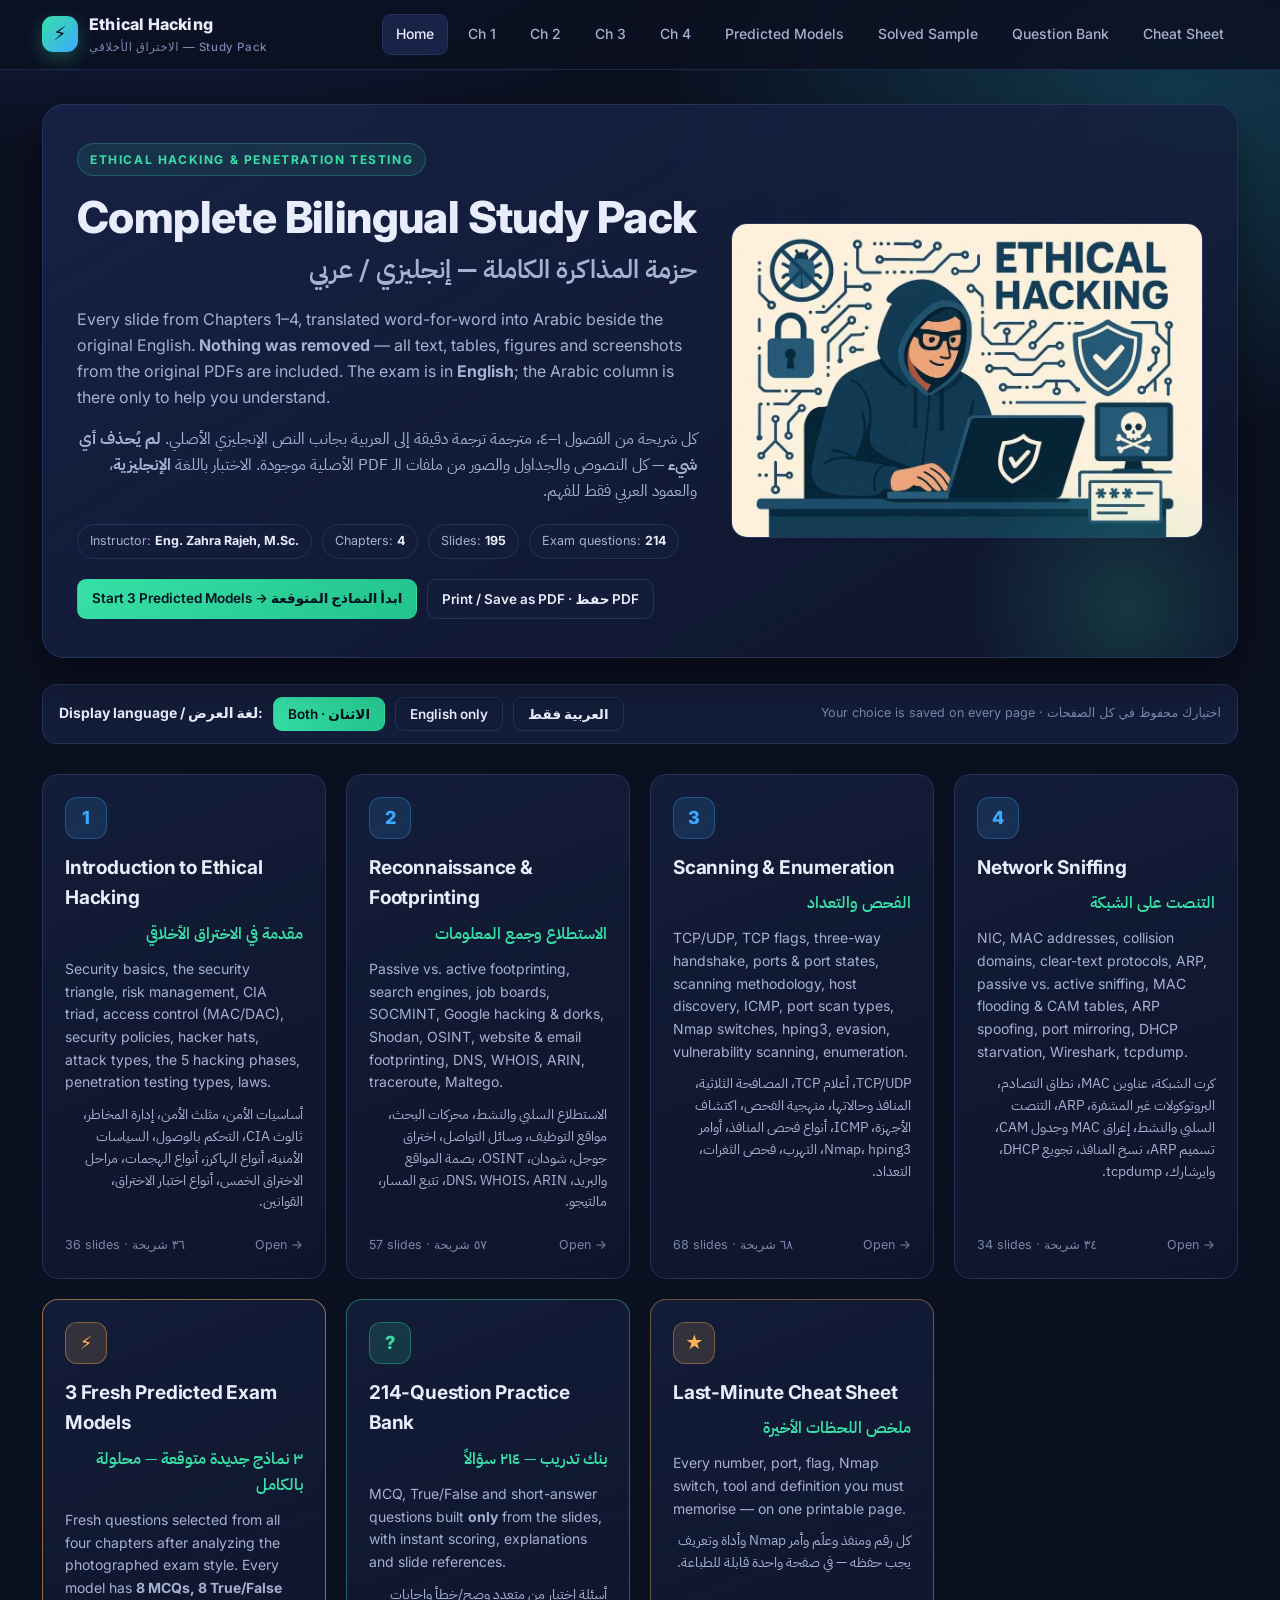
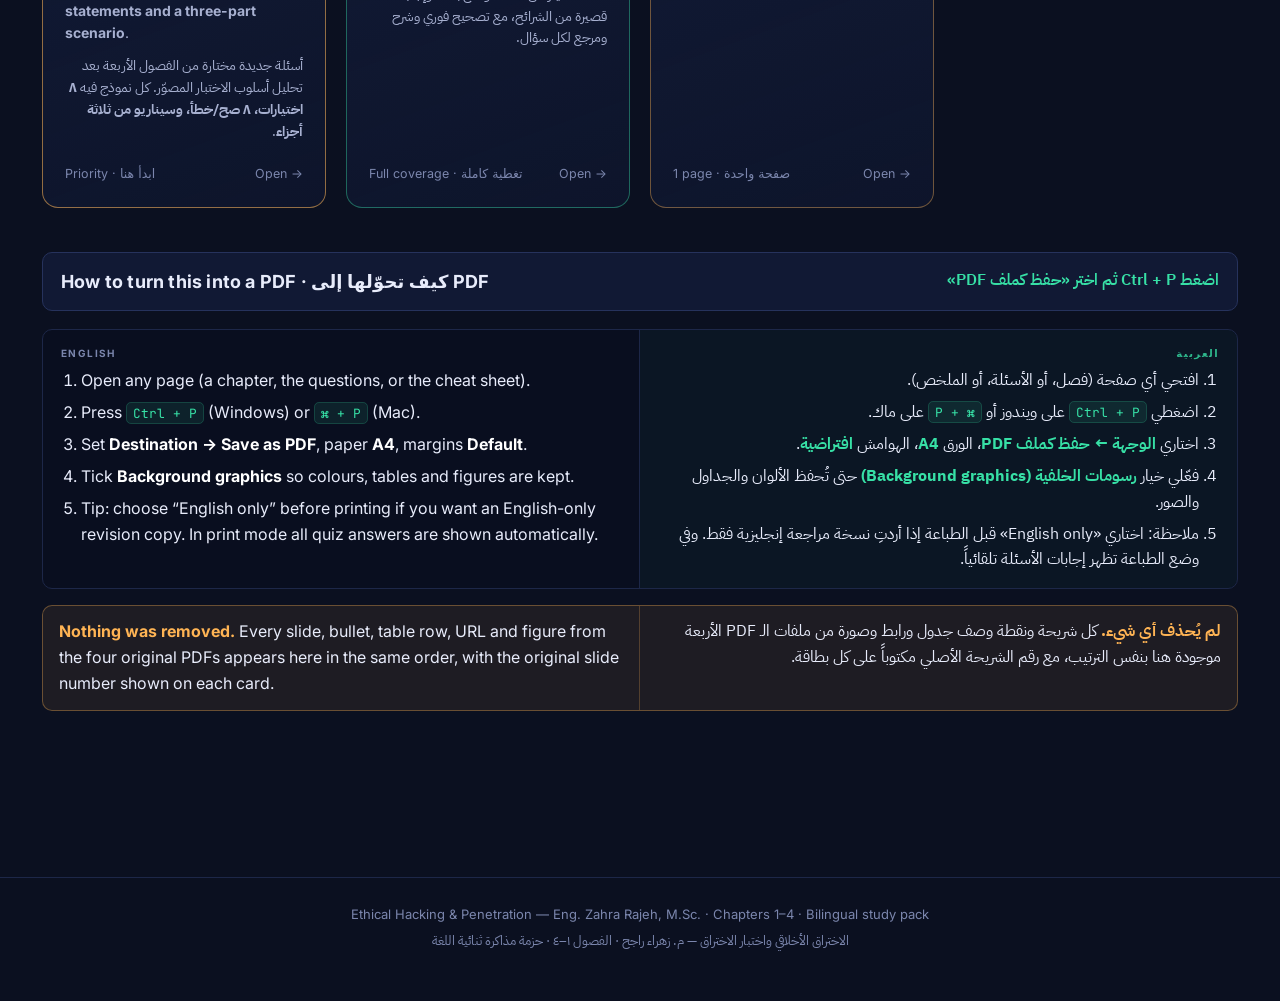
<file: site/index.html>
<!DOCTYPE html>
<html lang="en" dir="ltr">
<head>
<meta charset="utf-8">
<meta name="viewport" content="width=device-width, initial-scale=1">
<title>Ethical Hacking — Bilingual Study Pack | الاختراق الأخلاقي — حزمة مذاكرة</title>
<link rel="stylesheet" href="css/style.css">
</head>
<body>

<header class="topbar">
  <div class="topbar-in">
    <a class="brand" href="index.html">
      <span class="logo">⚡</span>
      <span>Ethical Hacking<small>الاختراق الأخلاقي — Study Pack</small></span>
    </a>
    <nav class="nav">
      <a href="index.html">Home</a>
      <a href="ch1.html">Ch 1</a>
      <a href="ch2.html">Ch 2</a>
      <a href="ch3.html">Ch 3</a>
      <a href="ch4.html">Ch 4</a>
      <a href="predicted.html">Predicted Models</a>
      <a href="exam.html">Solved Sample</a>
      <a href="quiz.html">Question Bank</a>
      <a href="cheatsheet.html">Cheat Sheet</a>
    </nav>
  </div>
</header>

<main class="wrap">

  <section class="hero">
    <div class="hero-grid">
      <div>
        <span class="kicker">Ethical Hacking &amp; Penetration Testing</span>
        <h1>Complete Bilingual Study Pack</h1>
        <p class="h1-ar">حزمة المذاكرة الكاملة — إنجليزي / عربي</p>
        <p class="lede">
          Every slide from Chapters 1–4, translated word-for-word into Arabic beside the original
          English. <strong>Nothing was removed</strong> — all text, tables, figures and screenshots from the
          original PDFs are included. The exam is in <strong>English</strong>; the Arabic column is there
          only to help you understand.
        </p>
        <p class="lede lede-ar">
          كل شريحة من الفصول ١–٤، مترجمة ترجمة دقيقة إلى العربية بجانب النص الإنجليزي الأصلي.
          <strong>لم يُحذف أي شيء</strong> — كل النصوص والجداول والصور من ملفات الـ PDF الأصلية موجودة.
          الاختبار باللغة <strong>الإنجليزية</strong>، والعمود العربي فقط للفهم.
        </p>
        <div class="meta">
          <span class="pill">Instructor: <b>Eng. Zahra Rajeh, M.Sc.</b></span>
          <span class="pill">Chapters: <b>4</b></span>
          <span class="pill">Slides: <b>195</b></span>
          <span class="pill">Exam questions: <b>214</b></span>
        </div>
        <div class="meta">
          <a class="btn primary" href="predicted.html">Start 3 Predicted Models → ابدأ النماذج المتوقعة</a>
          <button class="btn" data-print>Print / Save as PDF · حفظ PDF</button>
        </div>
      </div>
      <div class="hero-art">
        <img src="img/ch1_p3_0.jpeg" alt="Ethical hacking illustration">
      </div>
    </div>
  </section>

  <div class="toolbar" style="margin-top:26px">
    <strong style="font-size:14px">Display language / لغة العرض:</strong>
    <button class="btn" data-lang-btn="both">Both · الاثنان</button>
    <button class="btn" data-lang-btn="en">English only</button>
    <button class="btn" data-lang-btn="ar">العربية فقط</button>
    <span class="sp"></span>
    <span style="font-size:12.5px;color:var(--txt-mute)">Your choice is saved on every page · اختيارك محفوظ في كل الصفحات</span>
  </div>

  <div class="cards">
    <a class="card" href="ch1.html">
      <span class="num">1</span>
      <h3>Introduction to Ethical Hacking</h3>
      <div class="h-ar">مقدمة في الاختراق الأخلاقي</div>
      <p>Security basics, the security triangle, risk management, CIA triad, access control (MAC/DAC), security policies, hacker hats, attack types, the 5 hacking phases, penetration testing types, laws.</p>
      <p class="ar">أساسيات الأمن، مثلث الأمن، إدارة المخاطر، ثالوث CIA، التحكم بالوصول، السياسات الأمنية، أنواع الهاكرز، أنواع الهجمات، مراحل الاختراق الخمس، أنواع اختبار الاختراق، القوانين.</p>
      <div class="foot"><span>36 slides · ٣٦ شريحة</span><span>Open →</span></div>
    </a>

    <a class="card" href="ch2.html">
      <span class="num">2</span>
      <h3>Reconnaissance &amp; Footprinting</h3>
      <div class="h-ar">الاستطلاع وجمع المعلومات</div>
      <p>Passive vs. active footprinting, search engines, job boards, SOCMINT, Google hacking &amp; dorks, Shodan, OSINT, website &amp; email footprinting, DNS, WHOIS, ARIN, traceroute, Maltego.</p>
      <p class="ar">الاستطلاع السلبي والنشط، محركات البحث، مواقع التوظيف، وسائل التواصل، اختراق جوجل، شودان، OSINT، بصمة المواقع والبريد، DNS، WHOIS، ARIN، تتبع المسار، مالتيجو.</p>
      <div class="foot"><span>57 slides · ٥٧ شريحة</span><span>Open →</span></div>
    </a>

    <a class="card" href="ch3.html">
      <span class="num">3</span>
      <h3>Scanning &amp; Enumeration</h3>
      <div class="h-ar">الفحص والتعداد</div>
      <p>TCP/UDP, TCP flags, three-way handshake, ports &amp; port states, scanning methodology, host discovery, ICMP, port scan types, Nmap switches, hping3, evasion, vulnerability scanning, enumeration.</p>
      <p class="ar">TCP/UDP، أعلام TCP، المصافحة الثلاثية، المنافذ وحالاتها، منهجية الفحص، اكتشاف الأجهزة، ICMP، أنواع فحص المنافذ، أوامر Nmap، hping3، التهرب، فحص الثغرات، التعداد.</p>
      <div class="foot"><span>68 slides · ٦٨ شريحة</span><span>Open →</span></div>
    </a>

    <a class="card" href="ch4.html">
      <span class="num">4</span>
      <h3>Network Sniffing</h3>
      <div class="h-ar">التنصت على الشبكة</div>
      <p>NIC, MAC addresses, collision domains, clear-text protocols, ARP, passive vs. active sniffing, MAC flooding &amp; CAM tables, ARP spoofing, port mirroring, DHCP starvation, Wireshark, tcpdump.</p>
      <p class="ar">كرت الشبكة، عناوين MAC، نطاق التصادم، البروتوكولات غير المشفرة، ARP، التنصت السلبي والنشط، إغراق MAC وجدول CAM، تسميم ARP، نسخ المنافذ، تجويع DHCP، وايرشارك، tcpdump.</p>
      <div class="foot"><span>34 slides · ٣٤ شريحة</span><span>Open →</span></div>
    </a>

    <a class="card" href="predicted.html" style="border-color:rgba(255,180,84,.55)">
      <span class="num" style="background:rgba(255,180,84,.14);color:var(--warn);border-color:rgba(255,180,84,.4)">⚡</span>
      <h3>3 Fresh Predicted Exam Models</h3>
      <div class="h-ar">٣ نماذج جديدة متوقعة — محلولة بالكامل</div>
      <p>Fresh questions selected from all four chapters after analyzing the photographed exam style. Every model has <strong>8 MCQs, 8 True/False statements and a three-part scenario</strong>.</p>
      <p class="ar">أسئلة جديدة مختارة من الفصول الأربعة بعد تحليل أسلوب الاختبار المصوّر. كل نموذج فيه <strong>٨ اختيارات، ٨ صح/خطأ، وسيناريو من ثلاثة أجزاء</strong>.</p>
      <div class="foot"><span>Priority · ابدأ هنا</span><span>Open →</span></div>
    </a>

    <a class="card" href="quiz.html" style="border-color:rgba(55,224,166,.4)">
      <span class="num" style="background:rgba(55,224,166,.14);color:var(--accent);border-color:rgba(55,224,166,.35)">?</span>
      <h3>214-Question Practice Bank</h3>
      <div class="h-ar">بنك تدريب — ٢١٤ سؤالاً</div>
      <p>MCQ, True/False and short-answer questions built <strong>only</strong> from the slides, with instant scoring, explanations and slide references.</p>
      <p class="ar">أسئلة اختيار من متعدد وصح/خطأ وإجابات قصيرة من الشرائح، مع تصحيح فوري وشرح ومرجع لكل سؤال.</p>
      <div class="foot"><span>Full coverage · تغطية كاملة</span><span>Open →</span></div>
    </a>

    <a class="card" href="cheatsheet.html" style="border-color:rgba(255,180,84,.4)">
      <span class="num" style="background:rgba(255,180,84,.14);color:var(--warn);border-color:rgba(255,180,84,.35)">★</span>
      <h3>Last-Minute Cheat Sheet</h3>
      <div class="h-ar">ملخص اللحظات الأخيرة</div>
      <p>Every number, port, flag, Nmap switch, tool and definition you must memorise — on one printable page.</p>
      <p class="ar">كل رقم ومنفذ وعلَم وأمر Nmap وأداة وتعريف يجب حفظه — في صفحة واحدة قابلة للطباعة.</p>
      <div class="foot"><span>1 page · صفحة واحدة</span><span>Open →</span></div>
    </a>
  </div>

  <section style="margin-top:44px">
    <div class="qsec">
      <h2>How to turn this into a PDF · كيف تحوّلها إلى PDF</h2>
      <div class="ar">اضغط Ctrl + P ثم اختر «حفظ كملف PDF»</div>
    </div>
    <div class="pair">
      <div class="en">
        <span class="lang-tag">English</span>
        <ol>
          <li>Open any page (a chapter, the questions, or the cheat sheet).</li>
          <li>Press <span class="code-inline">Ctrl + P</span> (Windows) or <span class="code-inline">⌘ + P</span> (Mac).</li>
          <li>Set <strong>Destination → Save as PDF</strong>, paper <strong>A4</strong>, margins <strong>Default</strong>.</li>
          <li>Tick <strong>Background graphics</strong> so colours, tables and figures are kept.</li>
          <li>Tip: choose “English only” before printing if you want an English-only revision copy. In print mode all quiz answers are shown automatically.</li>
        </ol>
      </div>
      <div class="ar">
        <span class="lang-tag">العربية</span>
        <ol>
          <li>افتحي أي صفحة (فصل، أو الأسئلة، أو الملخص).</li>
          <li>اضغطي <span class="code-inline">Ctrl + P</span> على ويندوز أو <span class="code-inline">⌘ + P</span> على ماك.</li>
          <li>اختاري <strong>الوجهة ← حفظ كملف PDF</strong>، الورق <strong>A4</strong>، الهوامش <strong>افتراضية</strong>.</li>
          <li>فعّلي خيار <strong>رسومات الخلفية (Background graphics)</strong> حتى تُحفظ الألوان والجداول والصور.</li>
          <li>ملاحظة: اختاري «English only» قبل الطباعة إذا أردتِ نسخة مراجعة إنجليزية فقط. وفي وضع الطباعة تظهر إجابات الأسئلة تلقائياً.</li>
        </ol>
      </div>
    </div>

    <div class="note">
      <div class="en"><b>Nothing was removed.</b> Every slide, bullet, table row, URL and figure from the four
        original PDFs appears here in the same order, with the original slide number shown on each card.</div>
      <div class="ar"><b>لم يُحذف أي شيء.</b> كل شريحة ونقطة وصف جدول ورابط وصورة من ملفات الـ PDF الأربعة موجودة
        هنا بنفس الترتيب، مع رقم الشريحة الأصلي مكتوباً على كل بطاقة.</div>
    </div>
  </section>

</main>

<footer>
  Ethical Hacking &amp; Penetration — Eng. Zahra Rajeh, M.Sc. · Chapters 1–4 · Bilingual study pack
  <div class="ar">الاختراق الأخلاقي واختبار الاختراق — م. زهراء راجح · الفصول ١–٤ · حزمة مذاكرة ثنائية اللغة</div>
</footer>

<script src="js/app.js"></script>
</body>
</html>
</file>
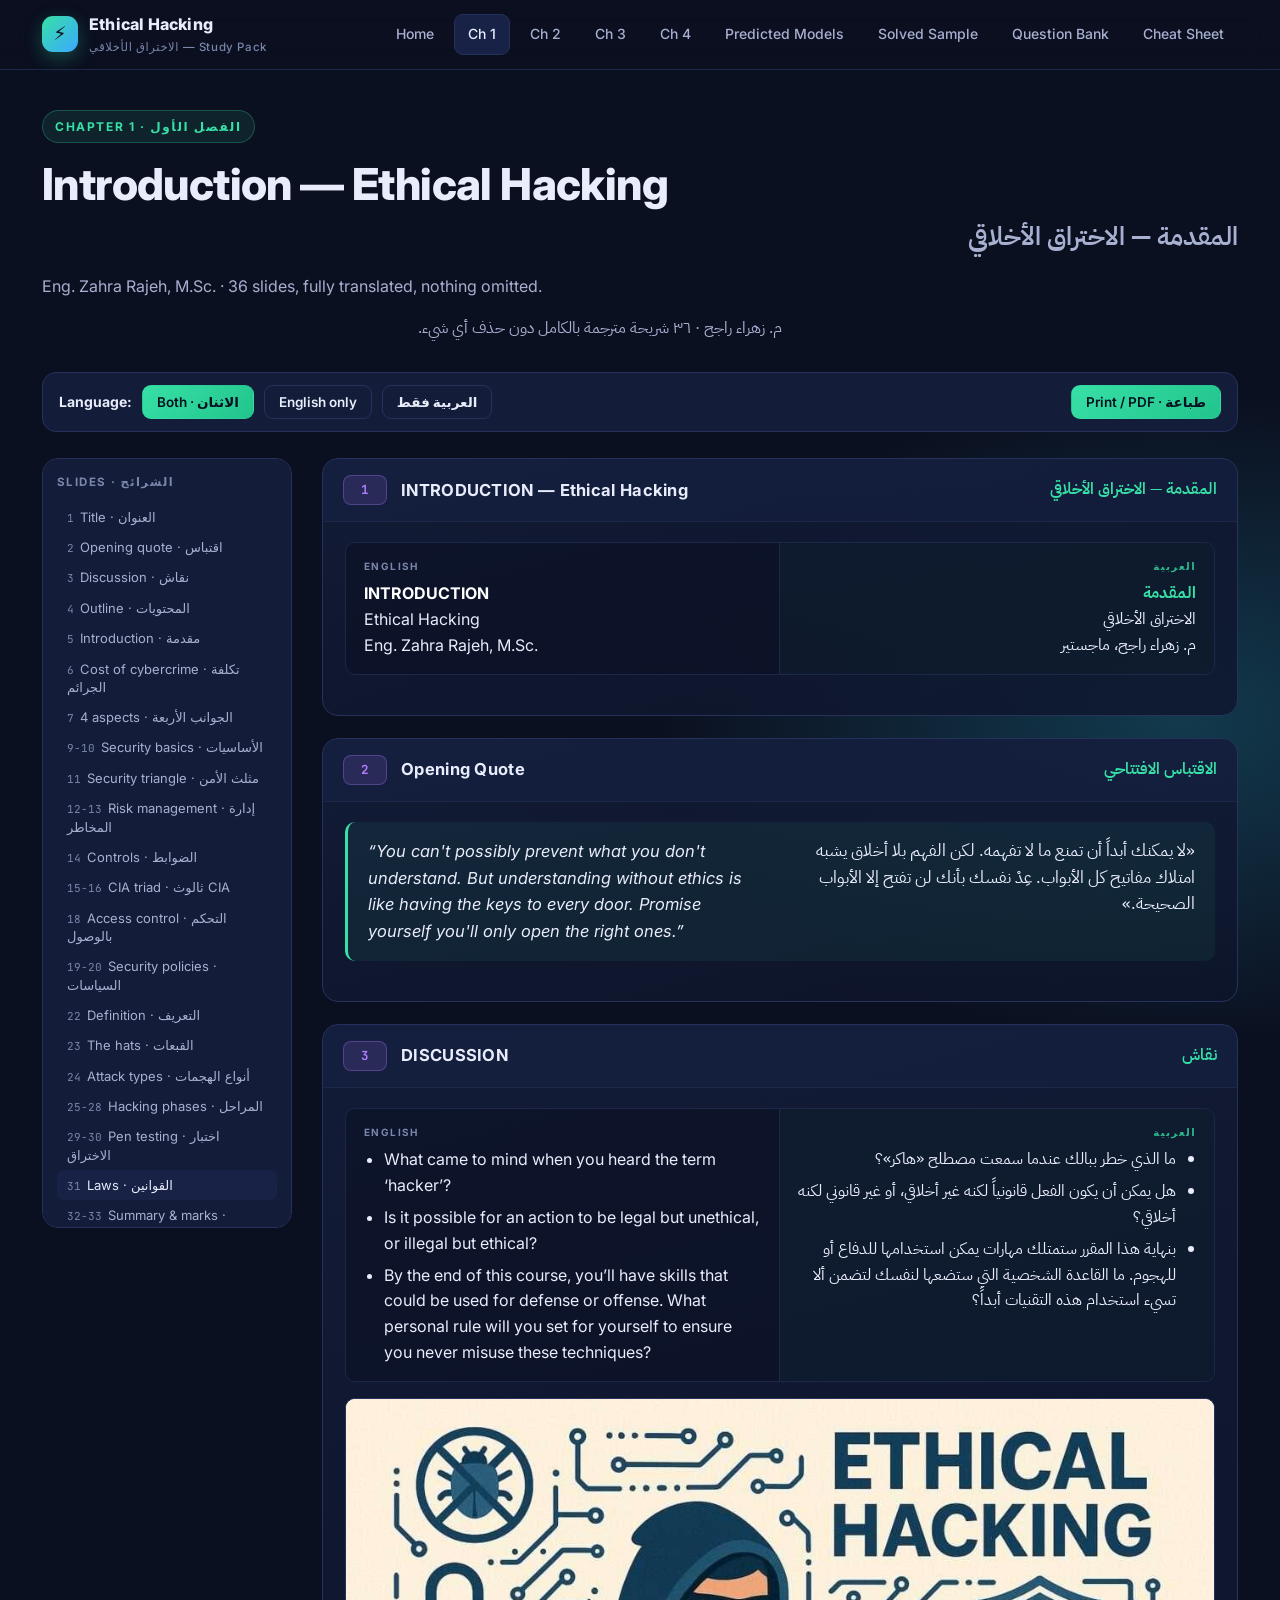
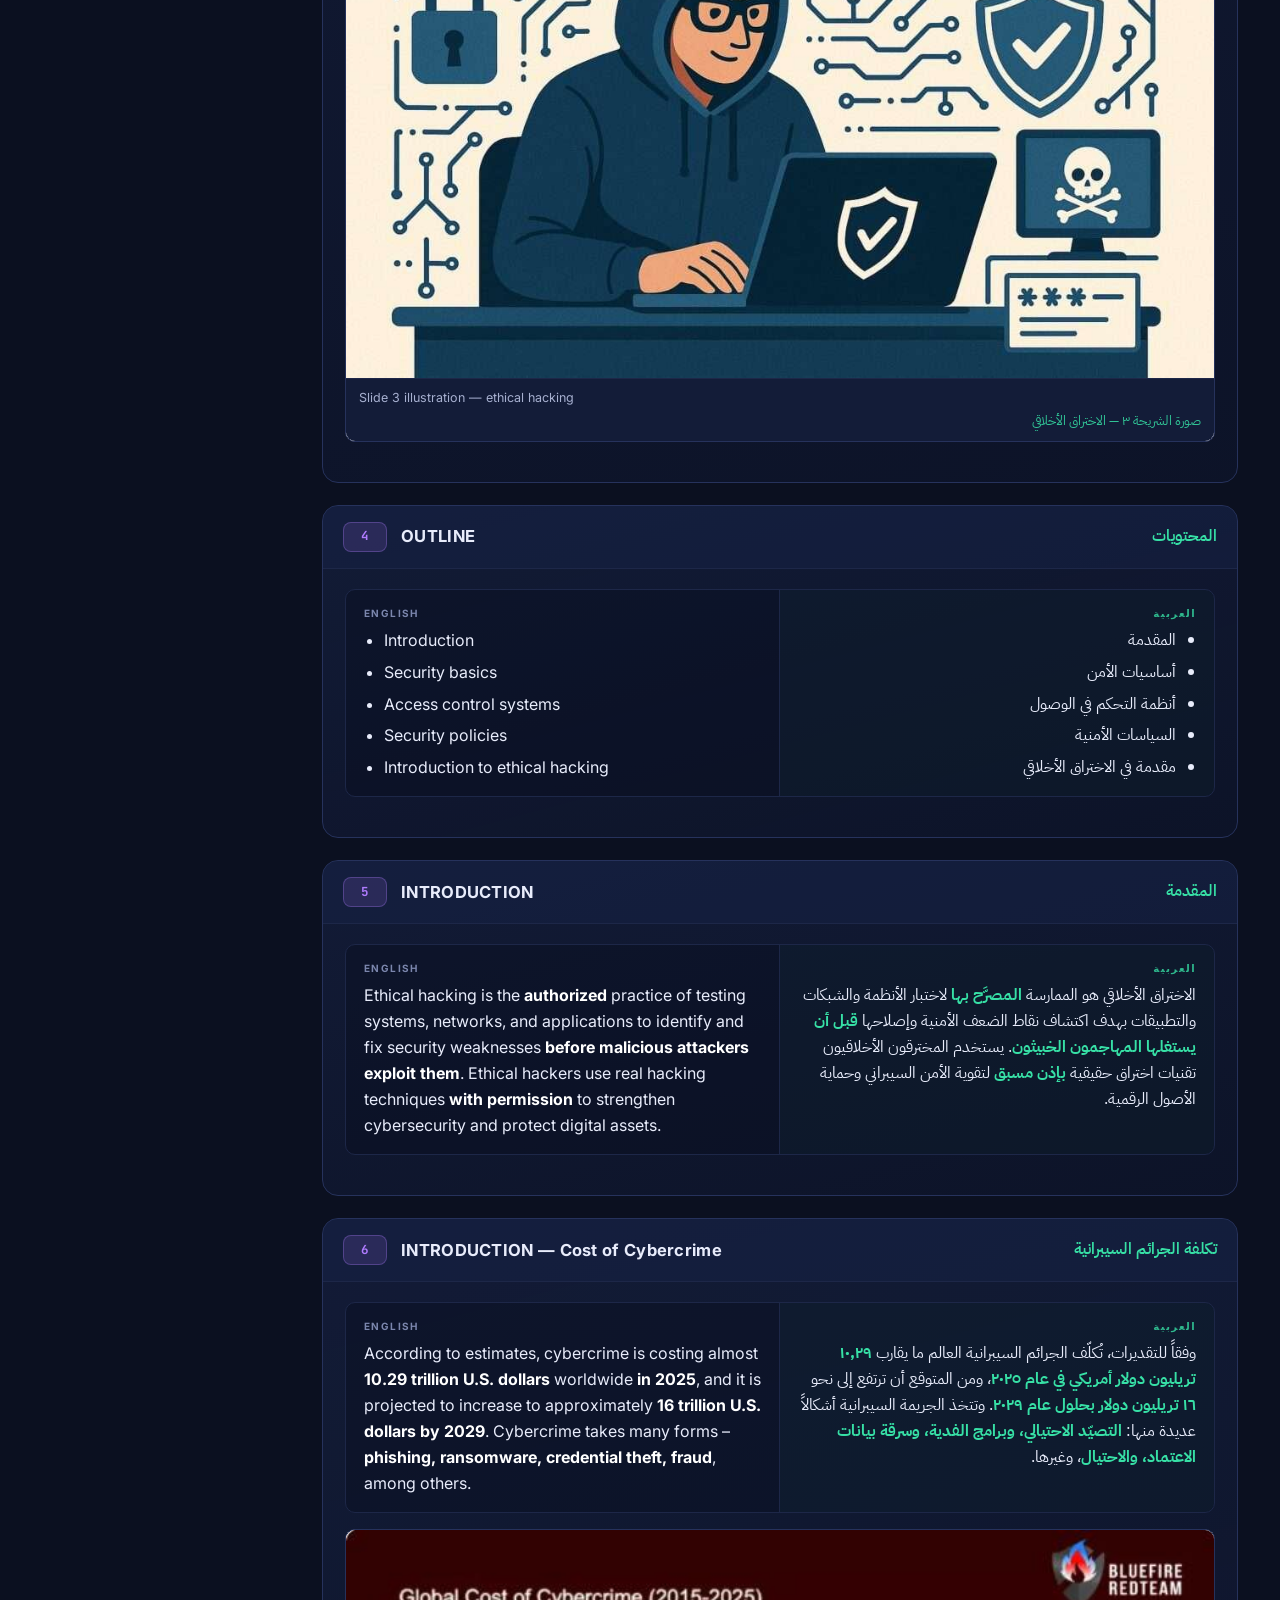
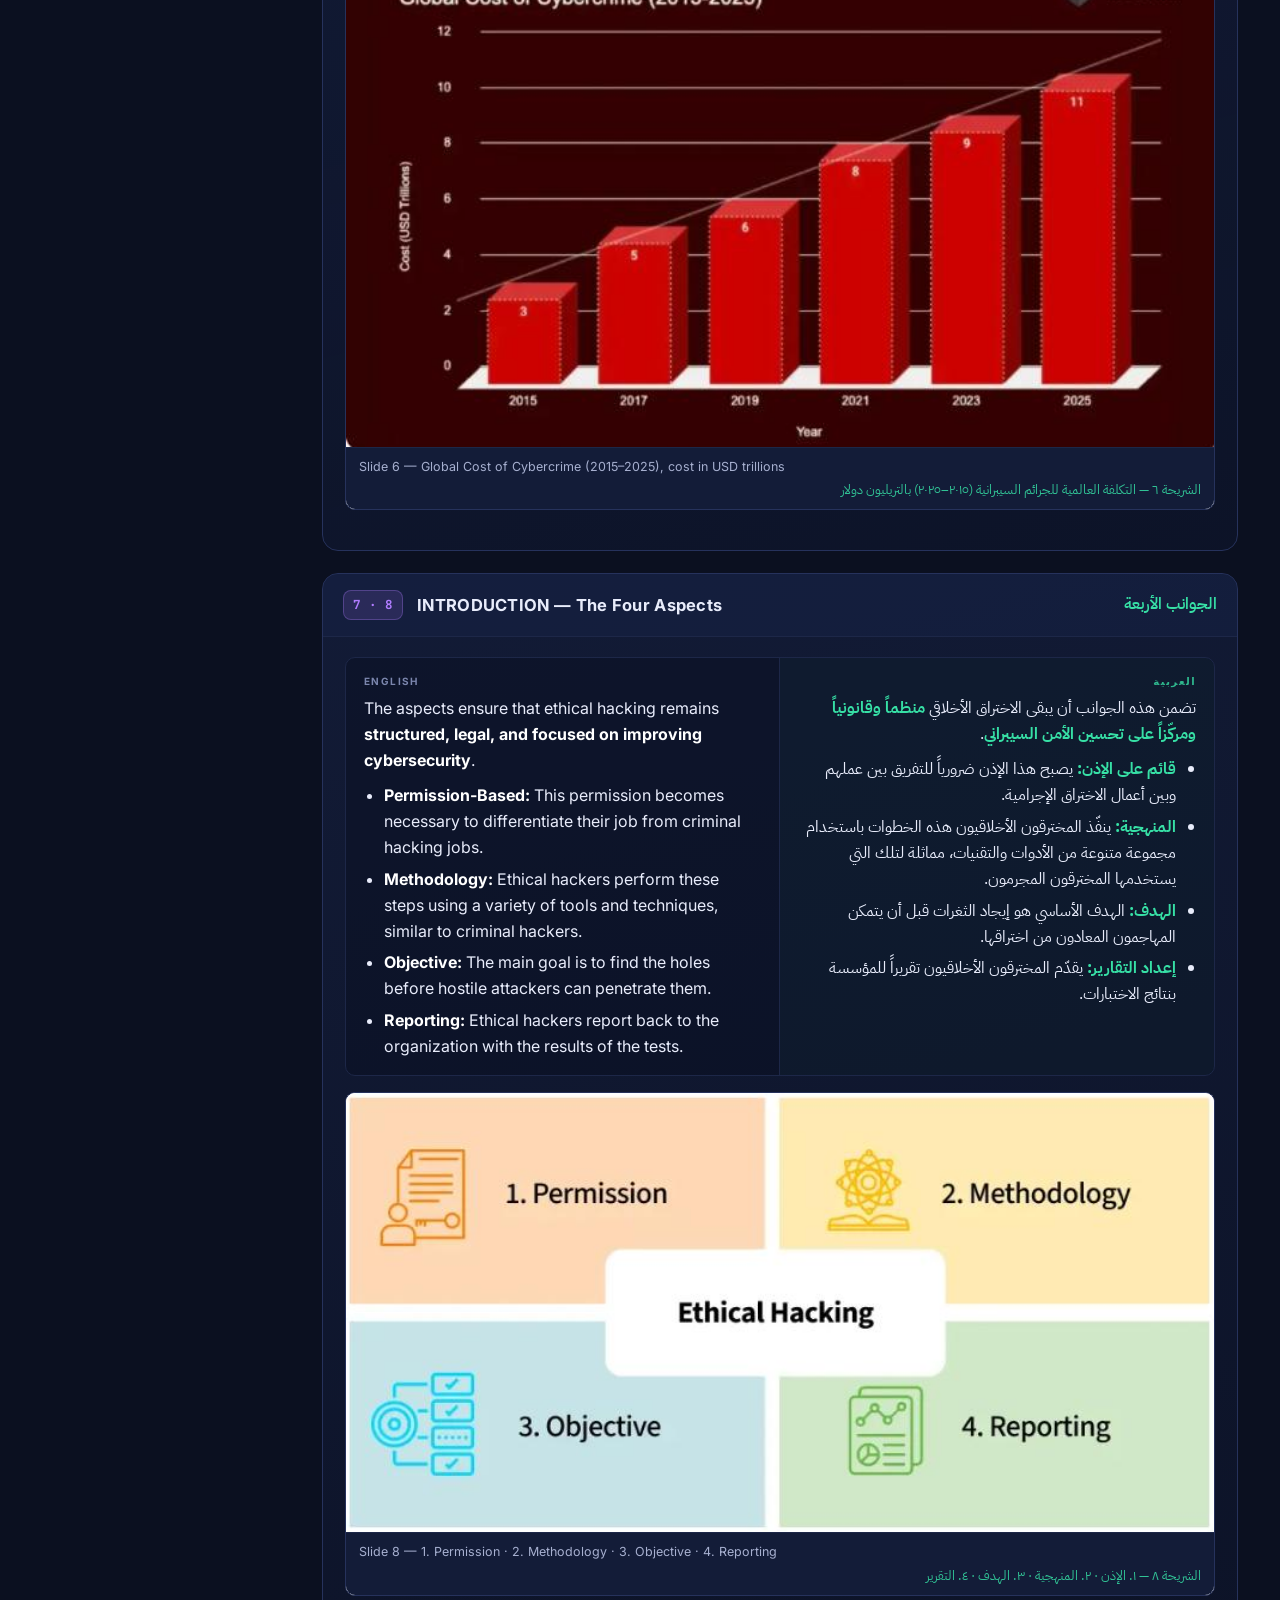
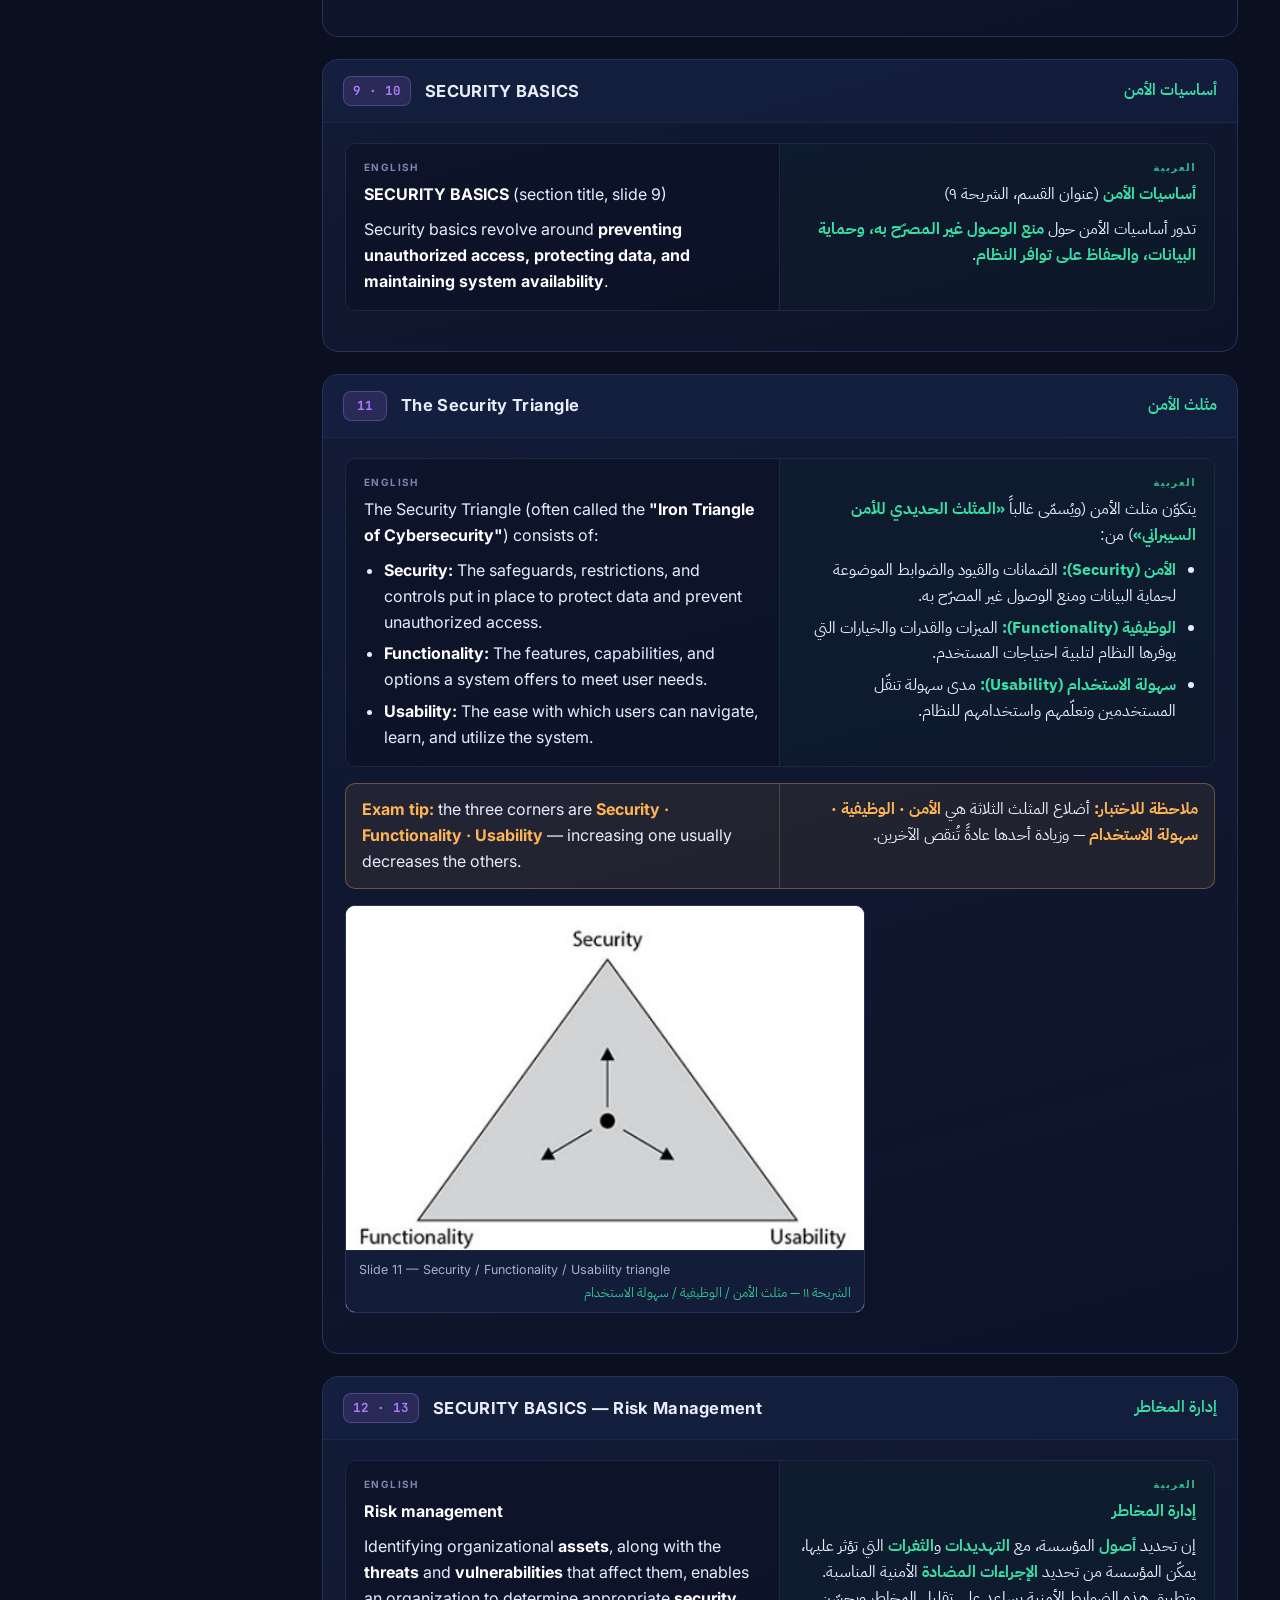
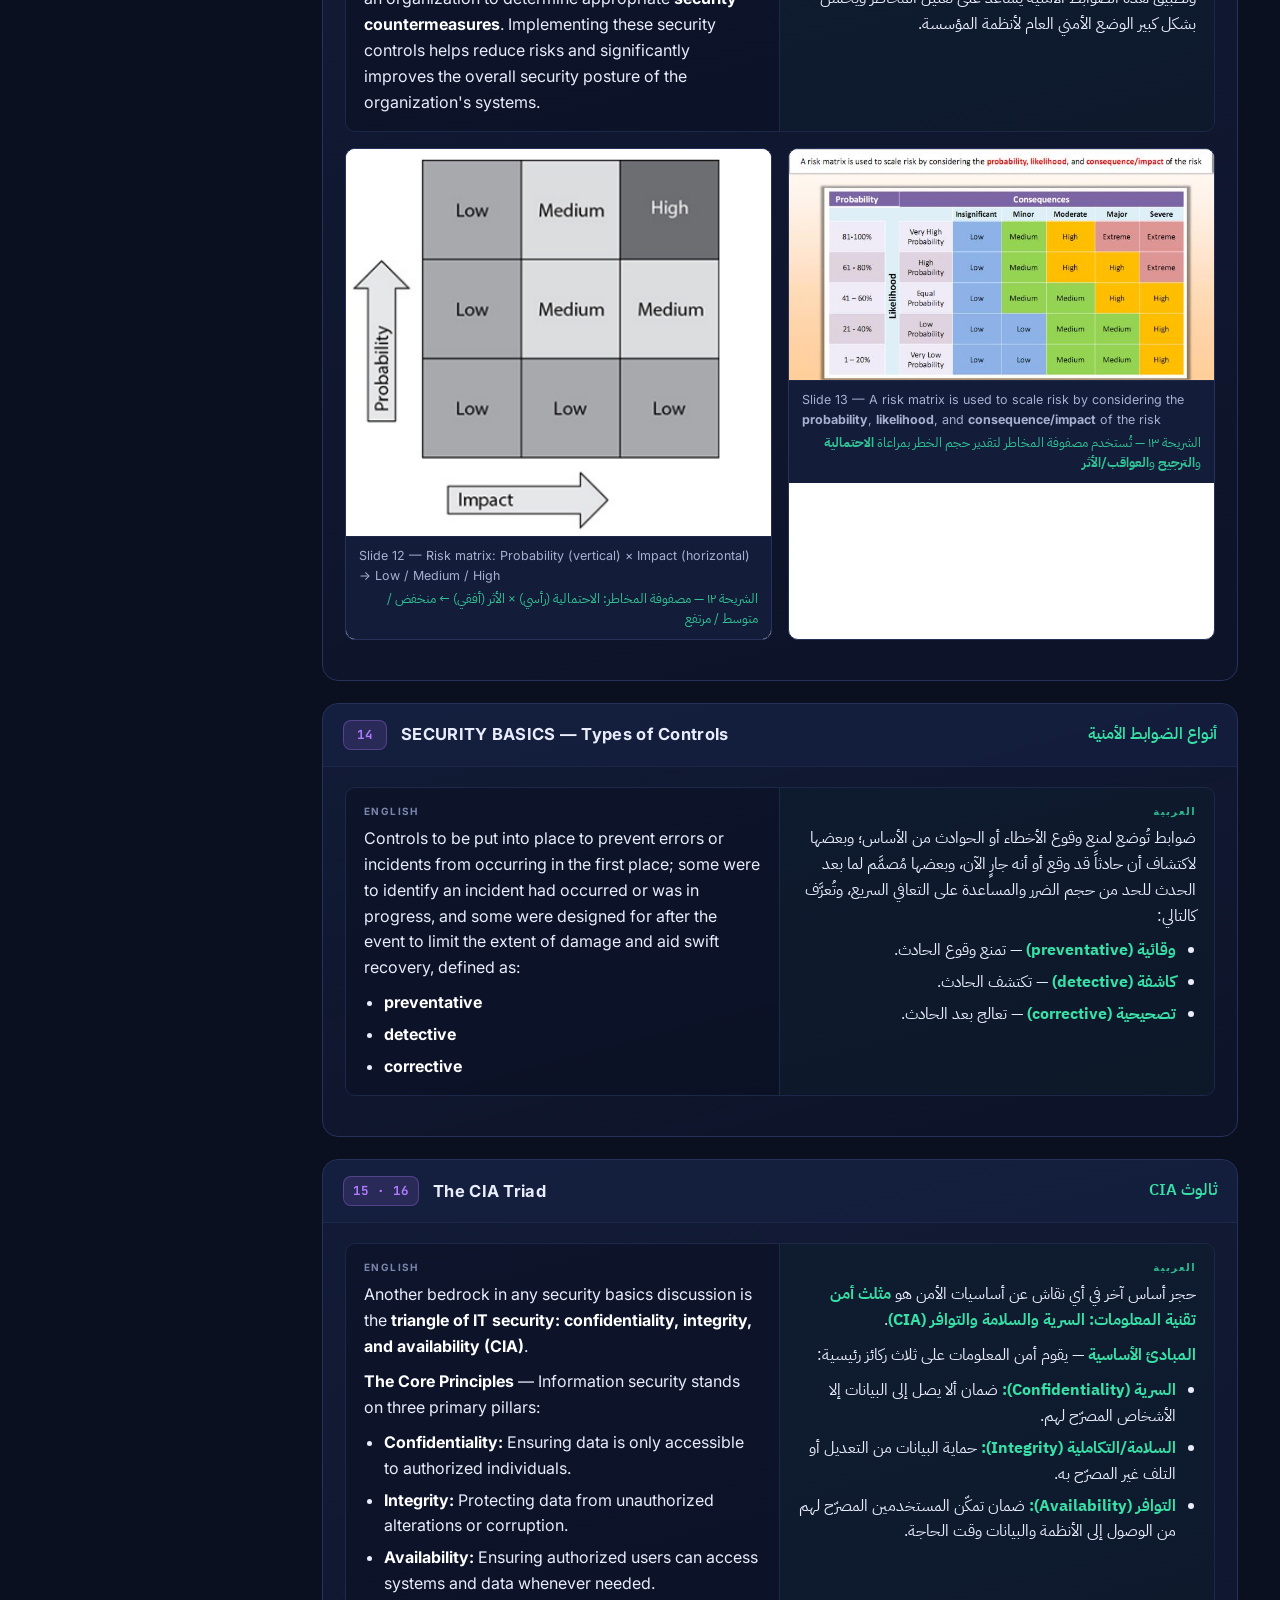
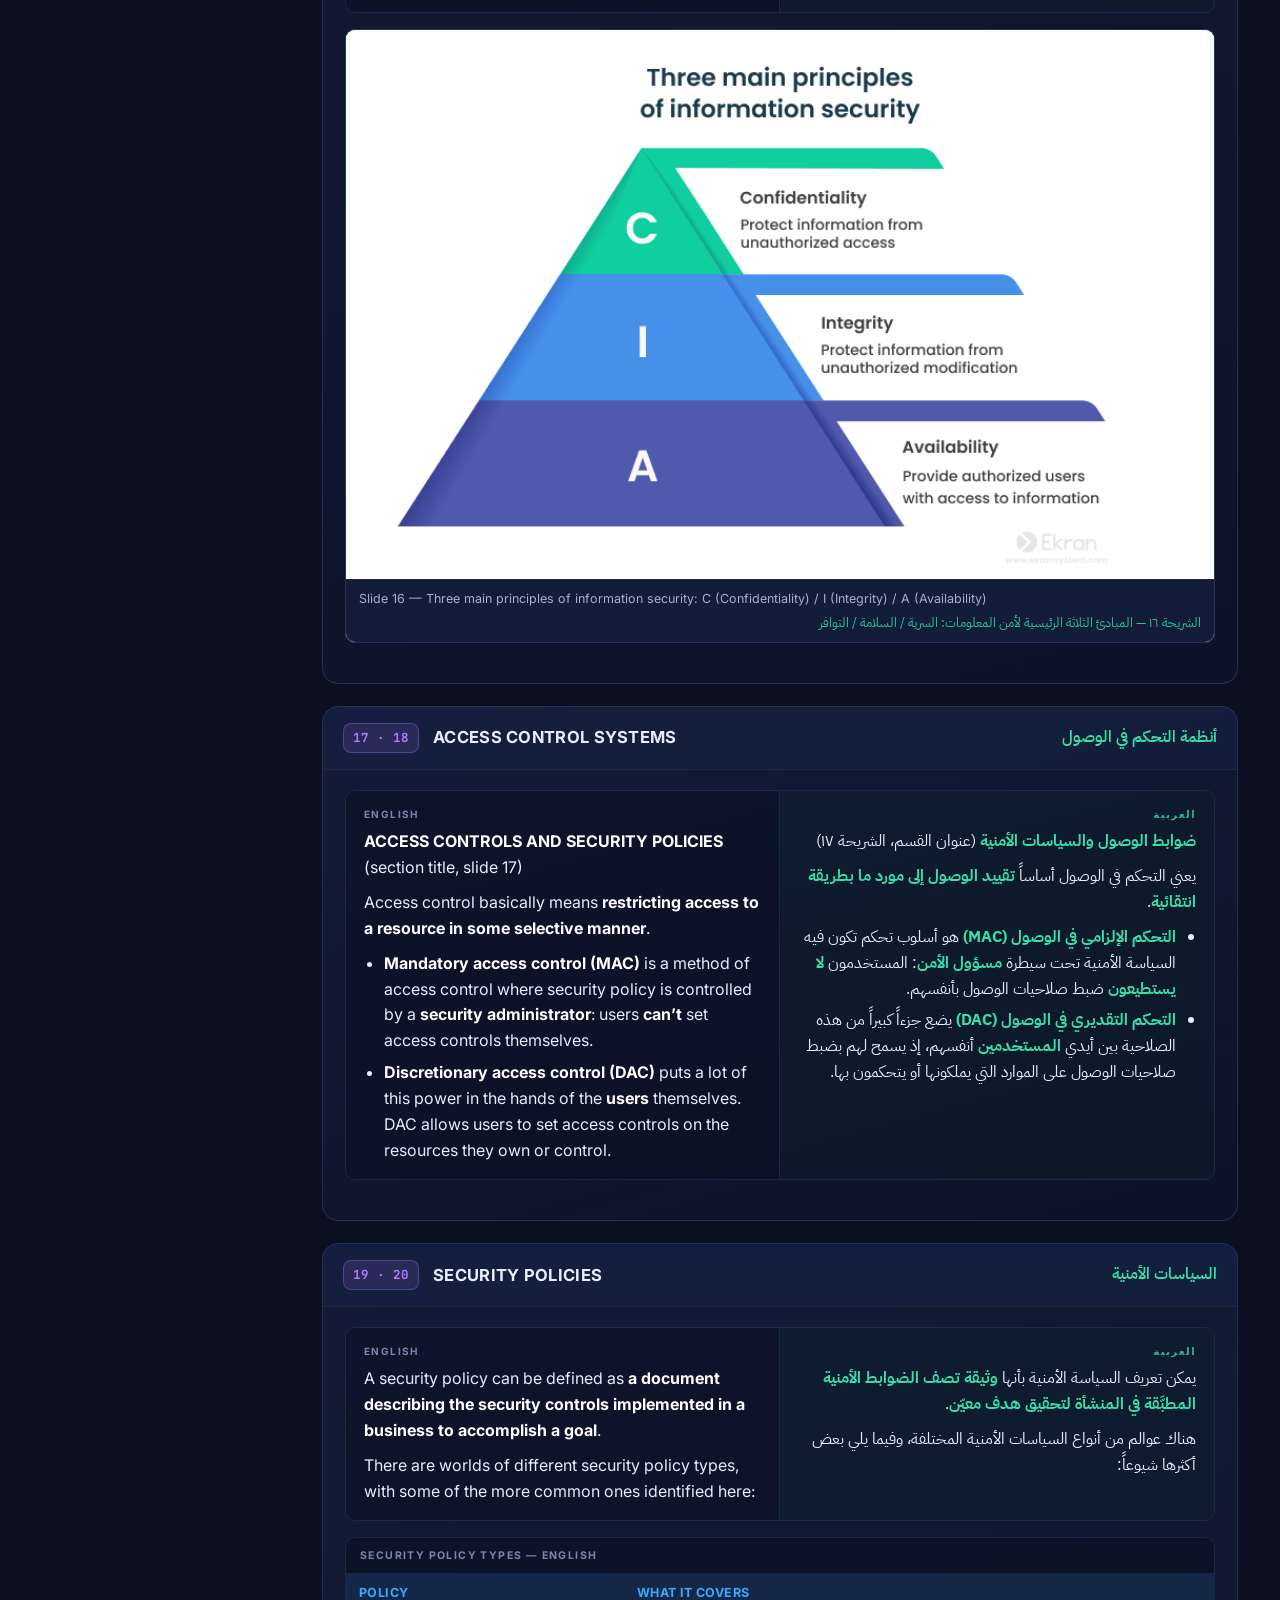
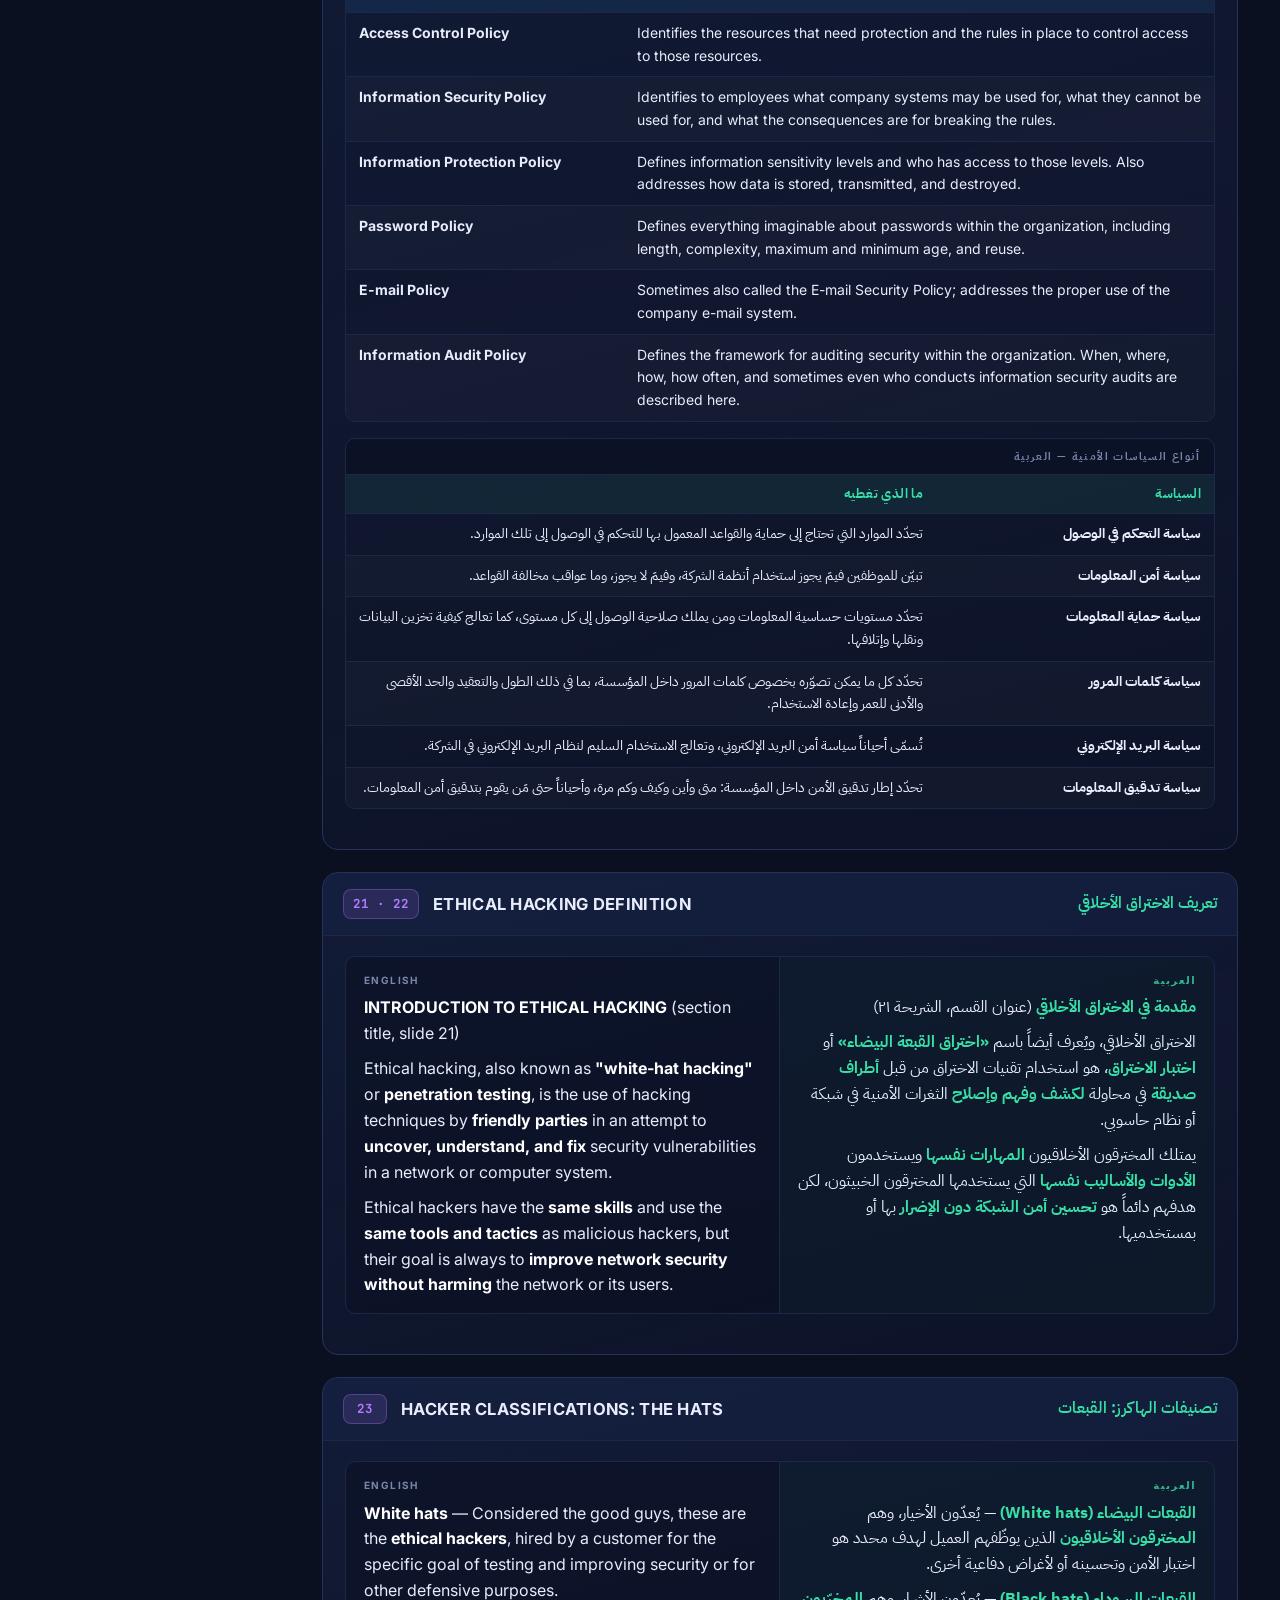
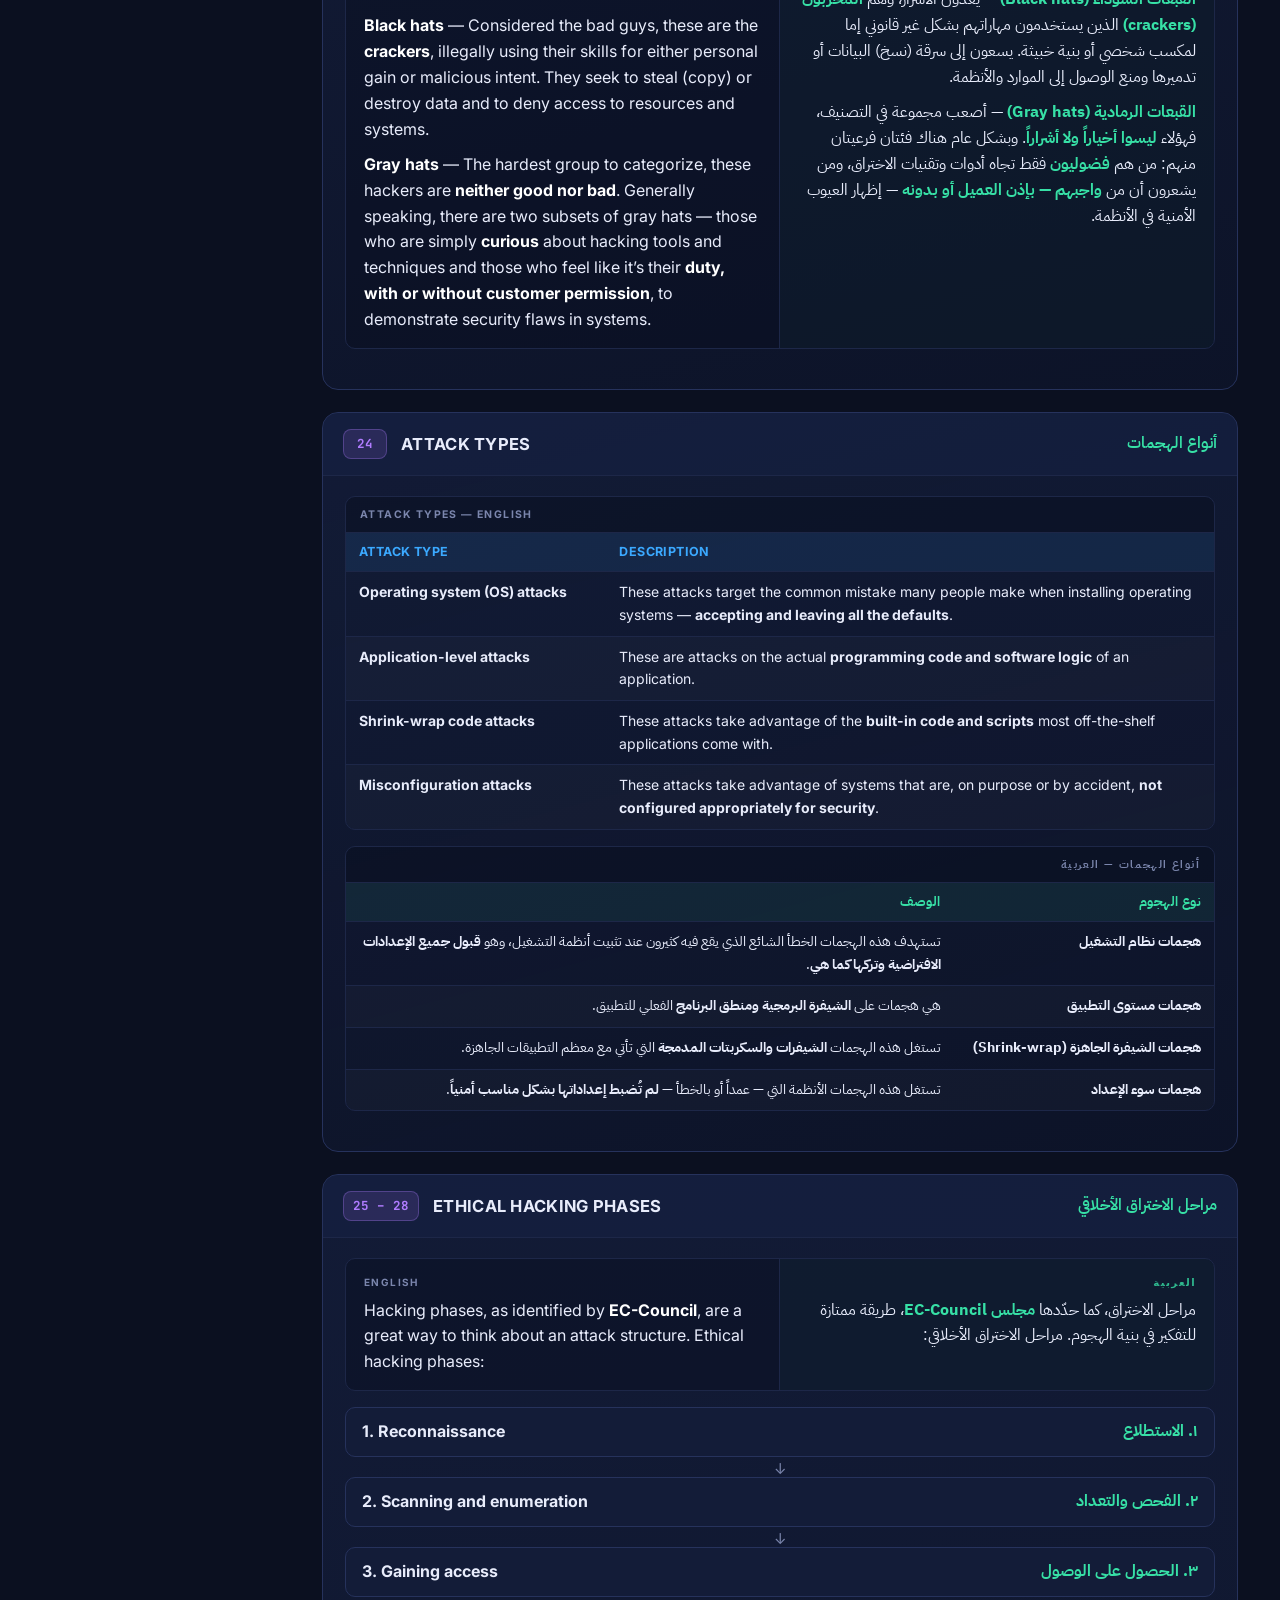
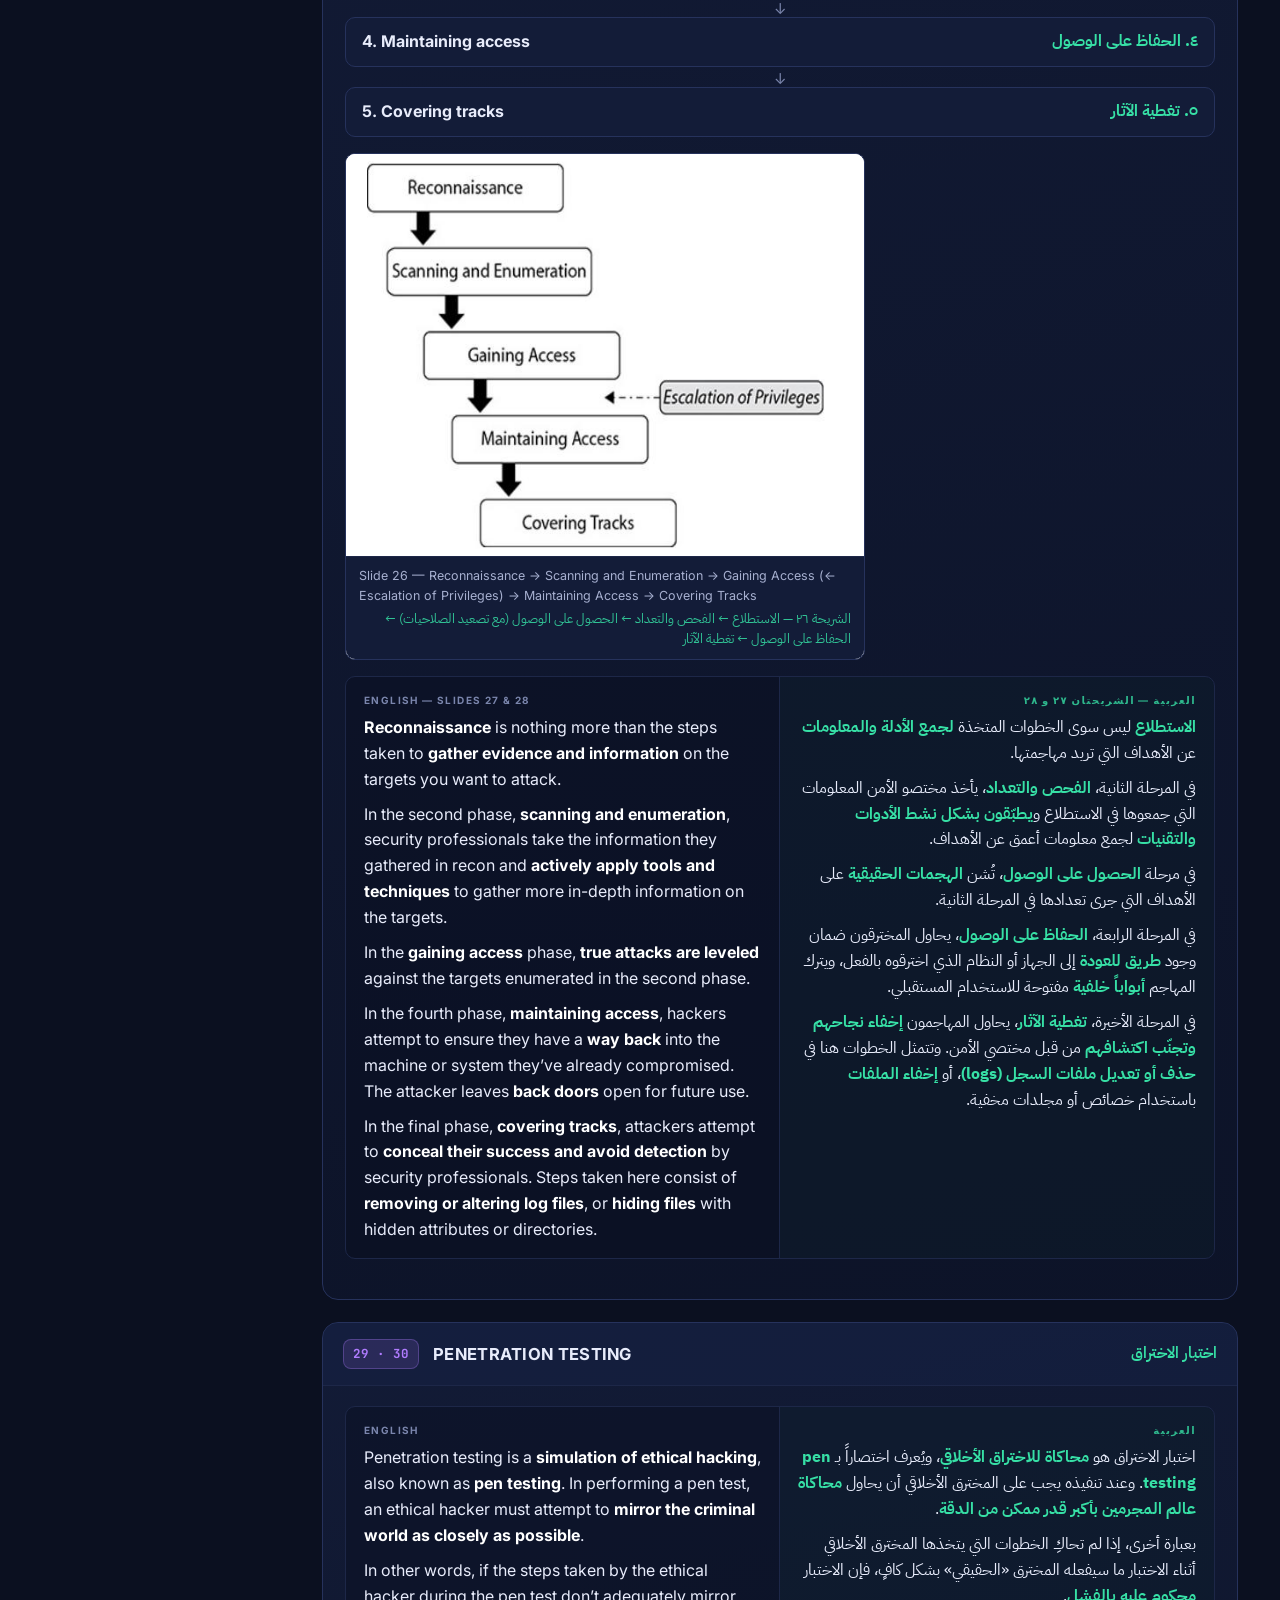
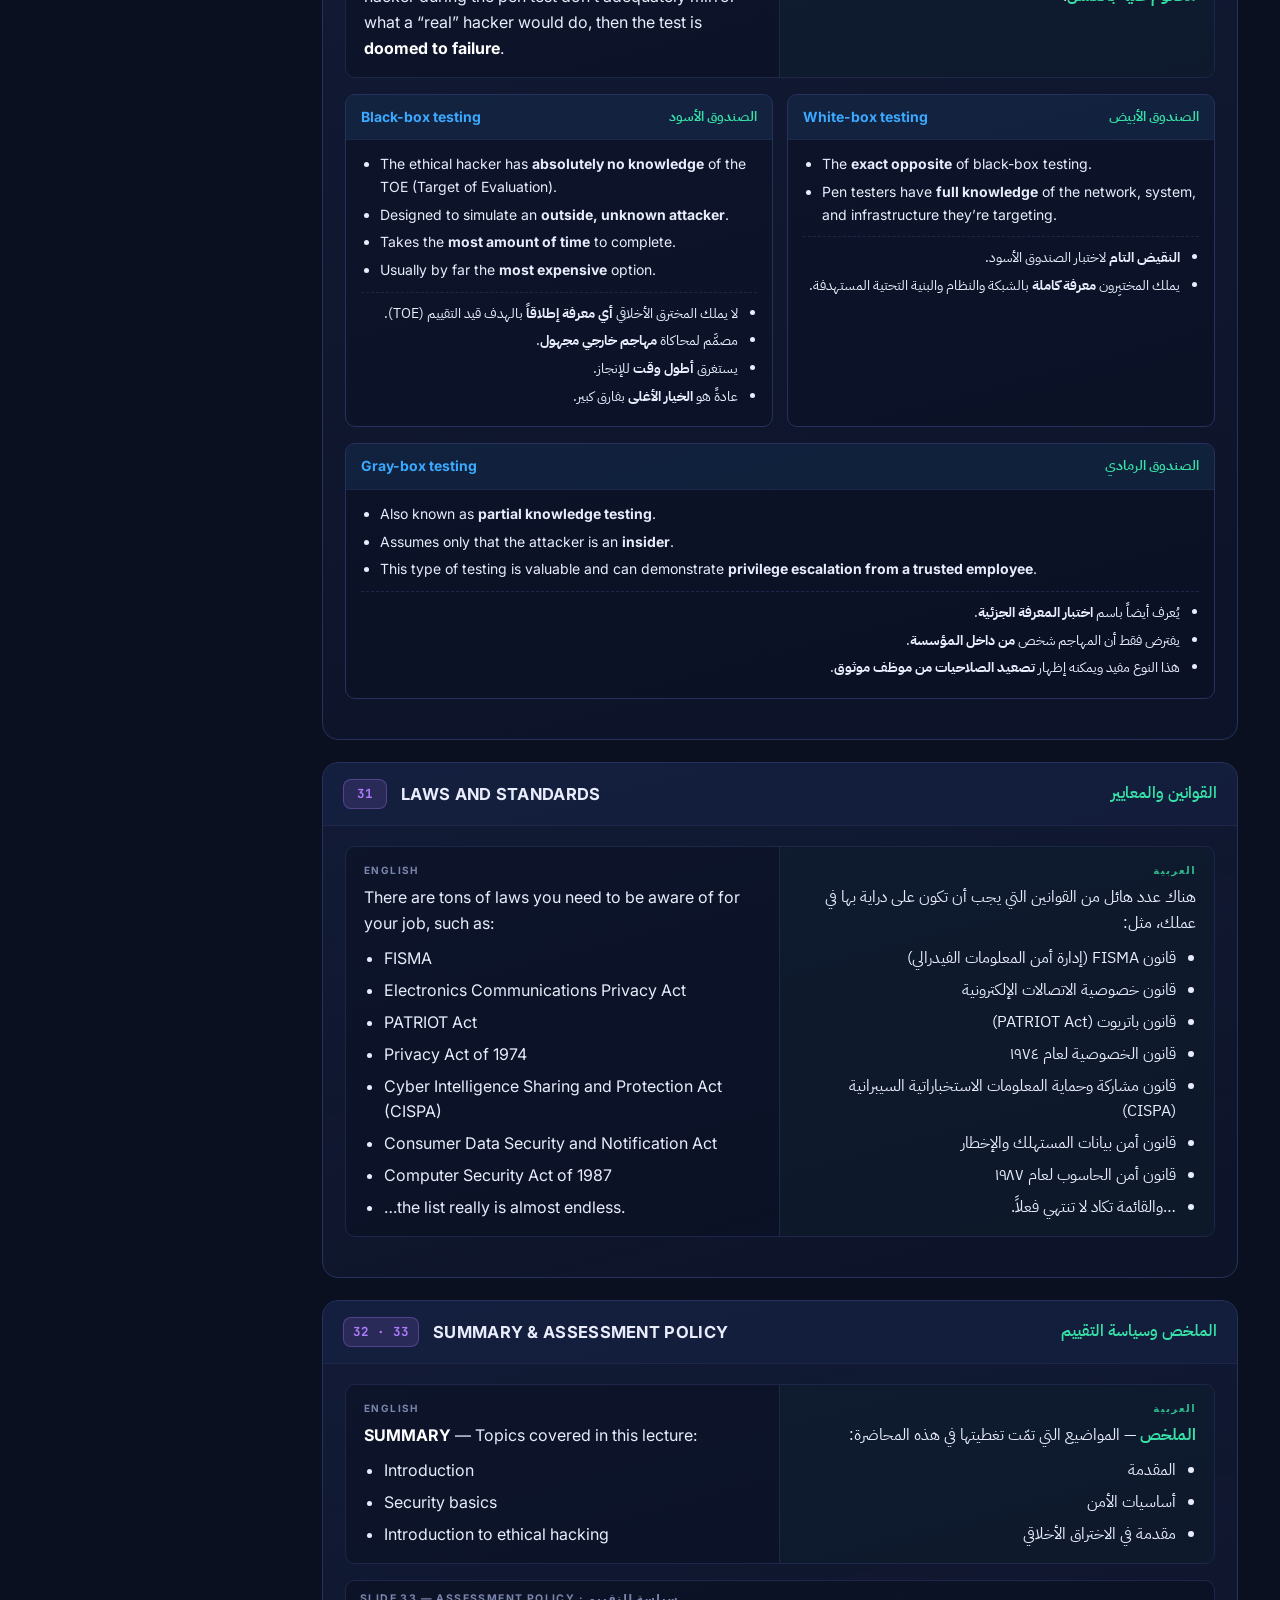
<file: site/ch1.html>
<!DOCTYPE html>
<html lang="en" dir="ltr">
<head>
<meta charset="utf-8">
<meta name="viewport" content="width=device-width, initial-scale=1">
<title>Ch 1 — Introduction | مقدمة في الاختراق الأخلاقي</title>
<link rel="stylesheet" href="css/style.css">
</head>
<body>

<header class="topbar">
  <div class="topbar-in">
    <a class="brand" href="index.html"><span class="logo">⚡</span><span>Ethical Hacking<small>الاختراق الأخلاقي — Study Pack</small></span></a>
    <nav class="nav">
      <a href="index.html">Home</a><a href="ch1.html">Ch 1</a><a href="ch2.html">Ch 2</a>
      <a href="ch3.html">Ch 3</a><a href="ch4.html">Ch 4</a><a href="predicted.html">Predicted Models</a><a href="exam.html">Solved Sample</a><a href="quiz.html">Question Bank</a><a href="cheatsheet.html">Cheat Sheet</a>
    </nav>
  </div>
</header>

<main class="wrap">
  <div class="page-head">
    <span class="kicker">Chapter 1 · الفصل الأول</span>
    <h1>Introduction — Ethical Hacking</h1>
    <p class="h1-ar">المقدمة — الاختراق الأخلاقي</p>
    <p class="lede">Eng. Zahra Rajeh, M.Sc. · 36 slides, fully translated, nothing omitted.</p>
    <p class="lede lede-ar">م. زهراء راجح · ٣٦ شريحة مترجمة بالكامل دون حذف أي شيء.</p>
  </div>

  <div class="toolbar">
    <strong style="font-size:14px">Language:</strong>
    <button class="btn" data-lang-btn="both">Both · الاثنان</button>
    <button class="btn" data-lang-btn="en">English only</button>
    <button class="btn" data-lang-btn="ar">العربية فقط</button>
    <span class="sp"></span>
    <button class="btn primary" data-print>Print / PDF · طباعة</button>
  </div>

  <div class="layout">
    <aside class="sidenav no-print">
      <h4>Slides · الشرائح</h4>
      <a href="#s1"><span class="n">1</span>Title · العنوان</a>
      <a href="#s2"><span class="n">2</span>Opening quote · اقتباس</a>
      <a href="#s3"><span class="n">3</span>Discussion · نقاش</a>
      <a href="#s4"><span class="n">4</span>Outline · المحتويات</a>
      <a href="#s5"><span class="n">5</span>Introduction · مقدمة</a>
      <a href="#s6"><span class="n">6</span>Cost of cybercrime · تكلفة الجرائم</a>
      <a href="#s7"><span class="n">7</span>4 aspects · الجوانب الأربعة</a>
      <a href="#s9"><span class="n">9-10</span>Security basics · الأساسيات</a>
      <a href="#s11"><span class="n">11</span>Security triangle · مثلث الأمن</a>
      <a href="#s12"><span class="n">12-13</span>Risk management · إدارة المخاطر</a>
      <a href="#s14"><span class="n">14</span>Controls · الضوابط</a>
      <a href="#s15"><span class="n">15-16</span>CIA triad · ثالوث CIA</a>
      <a href="#s18"><span class="n">18</span>Access control · التحكم بالوصول</a>
      <a href="#s19"><span class="n">19-20</span>Security policies · السياسات</a>
      <a href="#s22"><span class="n">22</span>Definition · التعريف</a>
      <a href="#s23"><span class="n">23</span>The hats · القبعات</a>
      <a href="#s24"><span class="n">24</span>Attack types · أنواع الهجمات</a>
      <a href="#s25"><span class="n">25-28</span>Hacking phases · المراحل</a>
      <a href="#s29"><span class="n">29-30</span>Pen testing · اختبار الاختراق</a>
      <a href="#s31"><span class="n">31</span>Laws · القوانين</a>
      <a href="#s32"><span class="n">32-33</span>Summary &amp; marks · الملخص والدرجات</a>
      <a href="#s34"><span class="n">34-36</span>Registration · التسجيل</a>
    </aside>

    <div>

    <!-- 1 -->
    <section class="slide" id="s1">
      <div class="slide-head"><span class="sn">1</span><span class="t-en">INTRODUCTION — Ethical Hacking</span><span class="t-ar">المقدمة — الاختراق الأخلاقي</span></div>
      <div class="slide-body">
        <div class="pair">
          <div class="en"><span class="lang-tag">English</span>
            <p><strong>INTRODUCTION</strong><br>Ethical Hacking<br>Eng. Zahra Rajeh, M.Sc.</p></div>
          <div class="ar"><span class="lang-tag">العربية</span>
            <p><strong>المقدمة</strong><br>الاختراق الأخلاقي<br>م. زهراء راجح، ماجستير</p></div>
        </div>
      </div>
    </section>

    <!-- 2 -->
    <section class="slide" id="s2">
      <div class="slide-head"><span class="sn">2</span><span class="t-en">Opening Quote</span><span class="t-ar">الاقتباس الافتتاحي</span></div>
      <div class="slide-body">
        <div class="quote">
          <div class="en">“You can't possibly prevent what you don't understand. But understanding without ethics is like having the keys to every door. Promise yourself you'll only open the right ones.”</div>
          <div class="ar">«لا يمكنك أبداً أن تمنع ما لا تفهمه. لكن الفهم بلا أخلاق يشبه امتلاك مفاتيح كل الأبواب. عِدْ نفسك بأنك لن تفتح إلا الأبواب الصحيحة.»</div>
        </div>
      </div>
    </section>

    <!-- 3 -->
    <section class="slide" id="s3">
      <div class="slide-head"><span class="sn">3</span><span class="t-en">DISCUSSION</span><span class="t-ar">نقاش</span></div>
      <div class="slide-body">
        <div class="pair">
          <div class="en"><span class="lang-tag">English</span>
            <ul>
              <li>What came to mind when you heard the term ‘hacker’?</li>
              <li>Is it possible for an action to be legal but unethical, or illegal but ethical?</li>
              <li>By the end of this course, you’ll have skills that could be used for defense or offense. What personal rule will you set for yourself to ensure you never misuse these techniques?</li>
            </ul></div>
          <div class="ar"><span class="lang-tag">العربية</span>
            <ul>
              <li>ما الذي خطر ببالك عندما سمعت مصطلح «هاكر»؟</li>
              <li>هل يمكن أن يكون الفعل قانونياً لكنه غير أخلاقي، أو غير قانوني لكنه أخلاقي؟</li>
              <li>بنهاية هذا المقرر ستمتلك مهارات يمكن استخدامها للدفاع أو للهجوم. ما القاعدة الشخصية التي ستضعها لنفسك لتضمن ألا تسيء استخدام هذه التقنيات أبداً؟</li>
            </ul></div>
        </div>
        <div class="figs"><div class="fig"><img src="img/ch1_p3_0.jpeg" alt="Ethical hacking illustration">
          <div class="cap"><span class="en-cap">Slide 3 illustration — ethical hacking</span><span class="ar-cap">صورة الشريحة ٣ — الاختراق الأخلاقي</span></div></div></div>
      </div>
    </section>

    <!-- 4 -->
    <section class="slide" id="s4">
      <div class="slide-head"><span class="sn">4</span><span class="t-en">OUTLINE</span><span class="t-ar">المحتويات</span></div>
      <div class="slide-body">
        <div class="pair">
          <div class="en"><span class="lang-tag">English</span>
            <ul><li>Introduction</li><li>Security basics</li><li>Access control systems</li><li>Security policies</li><li>Introduction to ethical hacking</li></ul></div>
          <div class="ar"><span class="lang-tag">العربية</span>
            <ul><li>المقدمة</li><li>أساسيات الأمن</li><li>أنظمة التحكم في الوصول</li><li>السياسات الأمنية</li><li>مقدمة في الاختراق الأخلاقي</li></ul></div>
        </div>
      </div>
    </section>

    <!-- 5 -->
    <section class="slide" id="s5">
      <div class="slide-head"><span class="sn">5</span><span class="t-en">INTRODUCTION</span><span class="t-ar">المقدمة</span></div>
      <div class="slide-body">
        <div class="pair">
          <div class="en"><span class="lang-tag">English</span>
            <p>Ethical hacking is the <strong>authorized</strong> practice of testing systems, networks, and applications to identify and fix security weaknesses <strong>before malicious attackers exploit them</strong>. Ethical hackers use real hacking techniques <strong>with permission</strong> to strengthen cybersecurity and protect digital assets.</p></div>
          <div class="ar"><span class="lang-tag">العربية</span>
            <p>الاختراق الأخلاقي هو الممارسة <strong>المصرَّح بها</strong> لاختبار الأنظمة والشبكات والتطبيقات بهدف اكتشاف نقاط الضعف الأمنية وإصلاحها <strong>قبل أن يستغلها المهاجمون الخبيثون</strong>. يستخدم المخترقون الأخلاقيون تقنيات اختراق حقيقية <strong>بإذن مسبق</strong> لتقوية الأمن السيبراني وحماية الأصول الرقمية.</p></div>
        </div>
      </div>
    </section>

    <!-- 6 -->
    <section class="slide" id="s6">
      <div class="slide-head"><span class="sn">6</span><span class="t-en">INTRODUCTION — Cost of Cybercrime</span><span class="t-ar">تكلفة الجرائم السيبرانية</span></div>
      <div class="slide-body">
        <div class="pair">
          <div class="en"><span class="lang-tag">English</span>
            <p>According to estimates, cybercrime is costing almost <strong>10.29 trillion U.S. dollars</strong> worldwide <strong>in 2025</strong>, and it is projected to increase to approximately <strong>16 trillion U.S. dollars by 2029</strong>. Cybercrime takes many forms – <strong>phishing, ransomware, credential theft, fraud</strong>, among others.</p></div>
          <div class="ar"><span class="lang-tag">العربية</span>
            <p>وفقاً للتقديرات، تُكلّف الجرائم السيبرانية العالم ما يقارب <strong>١٠٫٢٩ تريليون دولار أمريكي</strong> <strong>في عام ٢٠٢٥</strong>، ومن المتوقع أن ترتفع إلى نحو <strong>١٦ تريليون دولار بحلول عام ٢٠٢٩</strong>. وتتخذ الجريمة السيبرانية أشكالاً عديدة منها: <strong>التصيّد الاحتيالي، وبرامج الفدية، وسرقة بيانات الاعتماد، والاحتيال</strong>، وغيرها.</p></div>
        </div>
        <div class="figs"><div class="fig"><img src="img/ch1_p6_0.jpeg" alt="Global cost of cybercrime 2015-2025">
          <div class="cap"><span class="en-cap">Slide 6 — Global Cost of Cybercrime (2015–2025), cost in USD trillions</span><span class="ar-cap">الشريحة ٦ — التكلفة العالمية للجرائم السيبرانية (٢٠١٥–٢٠٢٥) بالتريليون دولار</span></div></div></div>
      </div>
    </section>

    <!-- 7 -->
    <section class="slide" id="s7">
      <div class="slide-head"><span class="sn">7 · 8</span><span class="t-en">INTRODUCTION — The Four Aspects</span><span class="t-ar">الجوانب الأربعة</span></div>
      <div class="slide-body">
        <div class="pair">
          <div class="en"><span class="lang-tag">English</span>
            <p>The aspects ensure that ethical hacking remains <strong>structured, legal, and focused on improving cybersecurity</strong>.</p>
            <ul>
              <li><strong>Permission-Based:</strong> This permission becomes necessary to differentiate their job from criminal hacking jobs.</li>
              <li><strong>Methodology:</strong> Ethical hackers perform these steps using a variety of tools and techniques, similar to criminal hackers.</li>
              <li><strong>Objective:</strong> The main goal is to find the holes before hostile attackers can penetrate them.</li>
              <li><strong>Reporting:</strong> Ethical hackers report back to the organization with the results of the tests.</li>
            </ul></div>
          <div class="ar"><span class="lang-tag">العربية</span>
            <p>تضمن هذه الجوانب أن يبقى الاختراق الأخلاقي <strong>منظماً وقانونياً ومركّزاً على تحسين الأمن السيبراني</strong>.</p>
            <ul>
              <li><strong>قائم على الإذن:</strong> يصبح هذا الإذن ضرورياً للتفريق بين عملهم وبين أعمال الاختراق الإجرامية.</li>
              <li><strong>المنهجية:</strong> ينفّذ المخترقون الأخلاقيون هذه الخطوات باستخدام مجموعة متنوعة من الأدوات والتقنيات، مماثلة لتلك التي يستخدمها المخترقون المجرمون.</li>
              <li><strong>الهدف:</strong> الهدف الأساسي هو إيجاد الثغرات قبل أن يتمكن المهاجمون المعادون من اختراقها.</li>
              <li><strong>إعداد التقارير:</strong> يقدّم المخترقون الأخلاقيون تقريراً للمؤسسة بنتائج الاختبارات.</li>
            </ul></div>
        </div>
        <div class="figs"><div class="fig"><img src="img/ch1_p8_0.jpeg" alt="Four aspects of ethical hacking">
          <div class="cap"><span class="en-cap">Slide 8 — 1. Permission · 2. Methodology · 3. Objective · 4. Reporting</span><span class="ar-cap">الشريحة ٨ — ١. الإذن · ٢. المنهجية · ٣. الهدف · ٤. التقرير</span></div></div></div>
      </div>
    </section>

    <!-- 9-10 -->
    <section class="slide" id="s9">
      <div class="slide-head"><span class="sn">9 · 10</span><span class="t-en">SECURITY BASICS</span><span class="t-ar">أساسيات الأمن</span></div>
      <div class="slide-body">
        <div class="pair">
          <div class="en"><span class="lang-tag">English</span>
            <p><strong>SECURITY BASICS</strong> (section title, slide 9)</p>
            <p>Security basics revolve around <strong>preventing unauthorized access, protecting data, and maintaining system availability</strong>.</p></div>
          <div class="ar"><span class="lang-tag">العربية</span>
            <p><strong>أساسيات الأمن</strong> (عنوان القسم، الشريحة ٩)</p>
            <p>تدور أساسيات الأمن حول <strong>منع الوصول غير المصرّح به، وحماية البيانات، والحفاظ على توافر النظام</strong>.</p></div>
        </div>
      </div>
    </section>

    <!-- 11 -->
    <section class="slide" id="s11">
      <div class="slide-head"><span class="sn">11</span><span class="t-en">The Security Triangle</span><span class="t-ar">مثلث الأمن</span></div>
      <div class="slide-body">
        <div class="pair">
          <div class="en"><span class="lang-tag">English</span>
            <p>The Security Triangle (often called the <strong>"Iron Triangle of Cybersecurity"</strong>) consists of:</p>
            <ul>
              <li><strong>Security:</strong> The safeguards, restrictions, and controls put in place to protect data and prevent unauthorized access.</li>
              <li><strong>Functionality:</strong> The features, capabilities, and options a system offers to meet user needs.</li>
              <li><strong>Usability:</strong> The ease with which users can navigate, learn, and utilize the system.</li>
            </ul></div>
          <div class="ar"><span class="lang-tag">العربية</span>
            <p>يتكوّن مثلث الأمن (ويُسمّى غالباً <strong>«المثلث الحديدي للأمن السيبراني»</strong>) من:</p>
            <ul>
              <li><strong>الأمن (Security):</strong> الضمانات والقيود والضوابط الموضوعة لحماية البيانات ومنع الوصول غير المصرّح به.</li>
              <li><strong>الوظيفية (Functionality):</strong> الميزات والقدرات والخيارات التي يوفرها النظام لتلبية احتياجات المستخدم.</li>
              <li><strong>سهولة الاستخدام (Usability):</strong> مدى سهولة تنقّل المستخدمين وتعلّمهم واستخدامهم للنظام.</li>
            </ul></div>
        </div>
        <div class="note">
          <div class="en"><b>Exam tip:</b> the three corners are <b>Security · Functionality · Usability</b> — increasing one usually decreases the others.</div>
          <div class="ar"><b>ملاحظة للاختبار:</b> أضلاع المثلث الثلاثة هي <b>الأمن · الوظيفية · سهولة الاستخدام</b> — وزيادة أحدها عادةً تُنقص الآخرين.</div>
        </div>
        <div class="figs"><div class="fig narrow"><img src="img/ch1_p11_0.jpeg" alt="Security functionality usability triangle">
          <div class="cap"><span class="en-cap">Slide 11 — Security / Functionality / Usability triangle</span><span class="ar-cap">الشريحة ١١ — مثلث الأمن / الوظيفية / سهولة الاستخدام</span></div></div></div>
      </div>
    </section>

    <!-- 12-13 -->
    <section class="slide" id="s12">
      <div class="slide-head"><span class="sn">12 · 13</span><span class="t-en">SECURITY BASICS — Risk Management</span><span class="t-ar">إدارة المخاطر</span></div>
      <div class="slide-body">
        <div class="pair">
          <div class="en"><span class="lang-tag">English</span>
            <p><strong>Risk management</strong></p>
            <p>Identifying organizational <strong>assets</strong>, along with the <strong>threats</strong> and <strong>vulnerabilities</strong> that affect them, enables an organization to determine appropriate <strong>security countermeasures</strong>. Implementing these security controls helps reduce risks and significantly improves the overall security posture of the organization's systems.</p></div>
          <div class="ar"><span class="lang-tag">العربية</span>
            <p><strong>إدارة المخاطر</strong></p>
            <p>إن تحديد <strong>أصول</strong> المؤسسة، مع <strong>التهديدات</strong> و<strong>الثغرات</strong> التي تؤثر عليها، يمكّن المؤسسة من تحديد <strong>الإجراءات المضادة</strong> الأمنية المناسبة. وتطبيق هذه الضوابط الأمنية يساعد على تقليل المخاطر ويحسّن بشكل كبير الوضع الأمني العام لأنظمة المؤسسة.</p></div>
        </div>
        <div class="figs">
          <div class="fig"><img src="img/ch1_p12_0.png" alt="Probability vs impact risk matrix">
            <div class="cap"><span class="en-cap">Slide 12 — Risk matrix: Probability (vertical) × Impact (horizontal) → Low / Medium / High</span><span class="ar-cap">الشريحة ١٢ — مصفوفة المخاطر: الاحتمالية (رأسي) × الأثر (أفقي) ← منخفض / متوسط / مرتفع</span></div></div>
          <div class="fig"><img src="img/ch1_p13_0.jpeg" alt="Detailed risk matrix">
            <div class="cap"><span class="en-cap">Slide 13 — A risk matrix is used to scale risk by considering the <b>probability</b>, <b>likelihood</b>, and <b>consequence/impact</b> of the risk</span><span class="ar-cap">الشريحة ١٣ — تُستخدم مصفوفة المخاطر لتقدير حجم الخطر بمراعاة <b>الاحتمالية</b> و<b>الترجيح</b> و<b>العواقب/الأثر</b></span></div></div>
        </div>
      </div>
    </section>

    <!-- 14 -->
    <section class="slide" id="s14">
      <div class="slide-head"><span class="sn">14</span><span class="t-en">SECURITY BASICS — Types of Controls</span><span class="t-ar">أنواع الضوابط الأمنية</span></div>
      <div class="slide-body">
        <div class="pair">
          <div class="en"><span class="lang-tag">English</span>
            <p>Controls to be put into place to prevent errors or incidents from occurring in the first place; some were to identify an incident had occurred or was in progress, and some were designed for after the event to limit the extent of damage and aid swift recovery, defined as:</p>
            <ul><li><strong>preventative</strong></li><li><strong>detective</strong></li><li><strong>corrective</strong></li></ul></div>
          <div class="ar"><span class="lang-tag">العربية</span>
            <p>ضوابط تُوضع لمنع وقوع الأخطاء أو الحوادث من الأساس؛ وبعضها لاكتشاف أن حادثاً قد وقع أو أنه جارٍ الآن، وبعضها مُصمَّم لما بعد الحدث للحد من حجم الضرر والمساعدة على التعافي السريع، وتُعرَّف كالتالي:</p>
            <ul><li><strong>وقائية (preventative)</strong> — تمنع وقوع الحادث.</li><li><strong>كاشفة (detective)</strong> — تكتشف الحادث.</li><li><strong>تصحيحية (corrective)</strong> — تعالج بعد الحادث.</li></ul></div>
        </div>
      </div>
    </section>

    <!-- 15-16 -->
    <section class="slide" id="s15">
      <div class="slide-head"><span class="sn">15 · 16</span><span class="t-en">The CIA Triad</span><span class="t-ar">ثالوث CIA</span></div>
      <div class="slide-body">
        <div class="pair">
          <div class="en"><span class="lang-tag">English</span>
            <p>Another bedrock in any security basics discussion is the <strong>triangle of IT security: confidentiality, integrity, and availability (CIA)</strong>.</p>
            <p><strong>The Core Principles</strong> — Information security stands on three primary pillars:</p>
            <ul>
              <li><strong>Confidentiality:</strong> Ensuring data is only accessible to authorized individuals.</li>
              <li><strong>Integrity:</strong> Protecting data from unauthorized alterations or corruption.</li>
              <li><strong>Availability:</strong> Ensuring authorized users can access systems and data whenever needed.</li>
            </ul></div>
          <div class="ar"><span class="lang-tag">العربية</span>
            <p>حجر أساس آخر في أي نقاش عن أساسيات الأمن هو <strong>مثلث أمن تقنية المعلومات: السرية والسلامة والتوافر (CIA)</strong>.</p>
            <p><strong>المبادئ الأساسية</strong> — يقوم أمن المعلومات على ثلاث ركائز رئيسية:</p>
            <ul>
              <li><strong>السرية (Confidentiality):</strong> ضمان ألا يصل إلى البيانات إلا الأشخاص المصرّح لهم.</li>
              <li><strong>السلامة/التكاملية (Integrity):</strong> حماية البيانات من التعديل أو التلف غير المصرّح به.</li>
              <li><strong>التوافر (Availability):</strong> ضمان تمكّن المستخدمين المصرّح لهم من الوصول إلى الأنظمة والبيانات وقت الحاجة.</li>
            </ul></div>
        </div>
        <div class="figs"><div class="fig"><img src="img/ch1_p16_0.png" alt="CIA triad pyramid">
          <div class="cap"><span class="en-cap">Slide 16 — Three main principles of information security: C (Confidentiality) / I (Integrity) / A (Availability)</span><span class="ar-cap">الشريحة ١٦ — المبادئ الثلاثة الرئيسية لأمن المعلومات: السرية / السلامة / التوافر</span></div></div></div>
      </div>
    </section>

    <!-- 17-18 -->
    <section class="slide" id="s18">
      <div class="slide-head"><span class="sn">17 · 18</span><span class="t-en">ACCESS CONTROL SYSTEMS</span><span class="t-ar">أنظمة التحكم في الوصول</span></div>
      <div class="slide-body">
        <div class="pair">
          <div class="en"><span class="lang-tag">English</span>
            <p><strong>ACCESS CONTROLS AND SECURITY POLICIES</strong> (section title, slide 17)</p>
            <p>Access control basically means <strong>restricting access to a resource in some selective manner</strong>.</p>
            <ul>
              <li><strong>Mandatory access control (MAC)</strong> is a method of access control where security policy is controlled by a <strong>security administrator</strong>: users <strong>can’t</strong> set access controls themselves.</li>
              <li><strong>Discretionary access control (DAC)</strong> puts a lot of this power in the hands of the <strong>users</strong> themselves. DAC allows users to set access controls on the resources they own or control.</li>
            </ul></div>
          <div class="ar"><span class="lang-tag">العربية</span>
            <p><strong>ضوابط الوصول والسياسات الأمنية</strong> (عنوان القسم، الشريحة ١٧)</p>
            <p>يعني التحكم في الوصول أساساً <strong>تقييد الوصول إلى مورد ما بطريقة انتقائية</strong>.</p>
            <ul>
              <li><strong>التحكم الإلزامي في الوصول (MAC)</strong> هو أسلوب تحكم تكون فيه السياسة الأمنية تحت سيطرة <strong>مسؤول الأمن</strong>: المستخدمون <strong>لا يستطيعون</strong> ضبط صلاحيات الوصول بأنفسهم.</li>
              <li><strong>التحكم التقديري في الوصول (DAC)</strong> يضع جزءاً كبيراً من هذه الصلاحية بين أيدي <strong>المستخدمين</strong> أنفسهم، إذ يسمح لهم بضبط صلاحيات الوصول على الموارد التي يملكونها أو يتحكمون بها.</li>
            </ul></div>
        </div>
      </div>
    </section>

    <!-- 19-20 -->
    <section class="slide" id="s19">
      <div class="slide-head"><span class="sn">19 · 20</span><span class="t-en">SECURITY POLICIES</span><span class="t-ar">السياسات الأمنية</span></div>
      <div class="slide-body">
        <div class="pair">
          <div class="en"><span class="lang-tag">English</span>
            <p>A security policy can be defined as <strong>a document describing the security controls implemented in a business to accomplish a goal</strong>.</p>
            <p>There are worlds of different security policy types, with some of the more common ones identified here:</p></div>
          <div class="ar"><span class="lang-tag">العربية</span>
            <p>يمكن تعريف السياسة الأمنية بأنها <strong>وثيقة تصف الضوابط الأمنية المطبَّقة في المنشأة لتحقيق هدف معيّن</strong>.</p>
            <p>هناك عوالم من أنواع السياسات الأمنية المختلفة، وفيما يلي بعض أكثرها شيوعاً:</p></div>
        </div>

        <div class="tbl-box">
          <div class="tbl-lbl">Security policy types — English</div>
          <table class="tbl-en">
            <thead><tr><th style="width:32%">Policy</th><th>What it covers</th></tr></thead>
            <tbody>
              <tr><td><strong>Access Control Policy</strong></td><td>Identifies the resources that need protection and the rules in place to control access to those resources.</td></tr>
              <tr><td><strong>Information Security Policy</strong></td><td>Identifies to employees what company systems may be used for, what they cannot be used for, and what the consequences are for breaking the rules.</td></tr>
              <tr><td><strong>Information Protection Policy</strong></td><td>Defines information sensitivity levels and who has access to those levels. Also addresses how data is stored, transmitted, and destroyed.</td></tr>
              <tr><td><strong>Password Policy</strong></td><td>Defines everything imaginable about passwords within the organization, including length, complexity, maximum and minimum age, and reuse.</td></tr>
              <tr><td><strong>E-mail Policy</strong></td><td>Sometimes also called the E-mail Security Policy; addresses the proper use of the company e-mail system.</td></tr>
              <tr><td><strong>Information Audit Policy</strong></td><td>Defines the framework for auditing security within the organization. When, where, how, how often, and sometimes even who conducts information security audits are described here.</td></tr>
            </tbody>
          </table>
        </div>

        <div class="tbl-box tbl-ar">
          <div class="tbl-lbl" style="direction:rtl;text-align:right">أنواع السياسات الأمنية — العربية</div>
          <table>
            <thead><tr><th style="width:32%">السياسة</th><th>ما الذي تغطيه</th></tr></thead>
            <tbody>
              <tr><td><strong>سياسة التحكم في الوصول</strong></td><td>تحدّد الموارد التي تحتاج إلى حماية والقواعد المعمول بها للتحكم في الوصول إلى تلك الموارد.</td></tr>
              <tr><td><strong>سياسة أمن المعلومات</strong></td><td>تبيّن للموظفين فيمَ يجوز استخدام أنظمة الشركة، وفيمَ لا يجوز، وما عواقب مخالفة القواعد.</td></tr>
              <tr><td><strong>سياسة حماية المعلومات</strong></td><td>تحدّد مستويات حساسية المعلومات ومن يملك صلاحية الوصول إلى كل مستوى، كما تعالج كيفية تخزين البيانات ونقلها وإتلافها.</td></tr>
              <tr><td><strong>سياسة كلمات المرور</strong></td><td>تحدّد كل ما يمكن تصوّره بخصوص كلمات المرور داخل المؤسسة، بما في ذلك الطول والتعقيد والحد الأقصى والأدنى للعمر وإعادة الاستخدام.</td></tr>
              <tr><td><strong>سياسة البريد الإلكتروني</strong></td><td>تُسمّى أحياناً سياسة أمن البريد الإلكتروني، وتعالج الاستخدام السليم لنظام البريد الإلكتروني في الشركة.</td></tr>
              <tr><td><strong>سياسة تدقيق المعلومات</strong></td><td>تحدّد إطار تدقيق الأمن داخل المؤسسة: متى وأين وكيف وكم مرة، وأحياناً حتى مَن يقوم بتدقيق أمن المعلومات.</td></tr>
            </tbody>
          </table>
        </div>
      </div>
    </section>

    <!-- 21-22 -->
    <section class="slide" id="s22">
      <div class="slide-head"><span class="sn">21 · 22</span><span class="t-en">ETHICAL HACKING DEFINITION</span><span class="t-ar">تعريف الاختراق الأخلاقي</span></div>
      <div class="slide-body">
        <div class="pair">
          <div class="en"><span class="lang-tag">English</span>
            <p><strong>INTRODUCTION TO ETHICAL HACKING</strong> (section title, slide 21)</p>
            <p>Ethical hacking, also known as <strong>"white-hat hacking"</strong> or <strong>penetration testing</strong>, is the use of hacking techniques by <strong>friendly parties</strong> in an attempt to <strong>uncover, understand, and fix</strong> security vulnerabilities in a network or computer system.</p>
            <p>Ethical hackers have the <strong>same skills</strong> and use the <strong>same tools and tactics</strong> as malicious hackers, but their goal is always to <strong>improve network security without harming</strong> the network or its users.</p></div>
          <div class="ar"><span class="lang-tag">العربية</span>
            <p><strong>مقدمة في الاختراق الأخلاقي</strong> (عنوان القسم، الشريحة ٢١)</p>
            <p>الاختراق الأخلاقي، ويُعرف أيضاً باسم <strong>«اختراق القبعة البيضاء»</strong> أو <strong>اختبار الاختراق</strong>، هو استخدام تقنيات الاختراق من قبل <strong>أطراف صديقة</strong> في محاولة <strong>لكشف وفهم وإصلاح</strong> الثغرات الأمنية في شبكة أو نظام حاسوبي.</p>
            <p>يمتلك المخترقون الأخلاقيون <strong>المهارات نفسها</strong> ويستخدمون <strong>الأدوات والأساليب نفسها</strong> التي يستخدمها المخترقون الخبيثون، لكن هدفهم دائماً هو <strong>تحسين أمن الشبكة دون الإضرار</strong> بها أو بمستخدميها.</p></div>
        </div>
      </div>
    </section>

    <!-- 23 -->
    <section class="slide" id="s23">
      <div class="slide-head"><span class="sn">23</span><span class="t-en">HACKER CLASSIFICATIONS: THE HATS</span><span class="t-ar">تصنيفات الهاكرز: القبعات</span></div>
      <div class="slide-body">
        <div class="pair">
          <div class="en"><span class="lang-tag">English</span>
            <p><strong>White hats</strong> — Considered the good guys, these are the <strong>ethical hackers</strong>, hired by a customer for the specific goal of testing and improving security or for other defensive purposes.</p>
            <p><strong>Black hats</strong> — Considered the bad guys, these are the <strong>crackers</strong>, illegally using their skills for either personal gain or malicious intent. They seek to steal (copy) or destroy data and to deny access to resources and systems.</p>
            <p><strong>Gray hats</strong> — The hardest group to categorize, these hackers are <strong>neither good nor bad</strong>. Generally speaking, there are two subsets of gray hats — those who are simply <strong>curious</strong> about hacking tools and techniques and those who feel like it’s their <strong>duty, with or without customer permission</strong>, to demonstrate security flaws in systems.</p></div>
          <div class="ar"><span class="lang-tag">العربية</span>
            <p><strong>القبعات البيضاء (White hats)</strong> — يُعدّون الأخيار، وهم <strong>المخترقون الأخلاقيون</strong> الذين يوظّفهم العميل لهدف محدد هو اختبار الأمن وتحسينه أو لأغراض دفاعية أخرى.</p>
            <p><strong>القبعات السوداء (Black hats)</strong> — يُعدّون الأشرار، وهم <strong>المخرّبون (crackers)</strong> الذين يستخدمون مهاراتهم بشكل غير قانوني إما لمكسب شخصي أو بنية خبيثة. يسعون إلى سرقة (نسخ) البيانات أو تدميرها ومنع الوصول إلى الموارد والأنظمة.</p>
            <p><strong>القبعات الرمادية (Gray hats)</strong> — أصعب مجموعة في التصنيف، فهؤلاء <strong>ليسوا أخياراً ولا أشراراً</strong>. وبشكل عام هناك فئتان فرعيتان منهم: من هم <strong>فضوليون</strong> فقط تجاه أدوات وتقنيات الاختراق، ومن يشعرون أن من <strong>واجبهم — بإذن العميل أو بدونه</strong> — إظهار العيوب الأمنية في الأنظمة.</p></div>
        </div>
      </div>
    </section>

    <!-- 24 -->
    <section class="slide" id="s24">
      <div class="slide-head"><span class="sn">24</span><span class="t-en">ATTACK TYPES</span><span class="t-ar">أنواع الهجمات</span></div>
      <div class="slide-body">
        <div class="tbl-box">
          <div class="tbl-lbl">Attack types — English</div>
          <table><thead><tr><th style="width:30%">Attack type</th><th>Description</th></tr></thead>
          <tbody>
            <tr><td><strong>Operating system (OS) attacks</strong></td><td>These attacks target the common mistake many people make when installing operating systems — <strong>accepting and leaving all the defaults</strong>.</td></tr>
            <tr><td><strong>Application-level attacks</strong></td><td>These are attacks on the actual <strong>programming code and software logic</strong> of an application.</td></tr>
            <tr><td><strong>Shrink-wrap code attacks</strong></td><td>These attacks take advantage of the <strong>built-in code and scripts</strong> most off-the-shelf applications come with.</td></tr>
            <tr><td><strong>Misconfiguration attacks</strong></td><td>These attacks take advantage of systems that are, on purpose or by accident, <strong>not configured appropriately for security</strong>.</td></tr>
          </tbody></table>
        </div>
        <div class="tbl-box tbl-ar">
          <div class="tbl-lbl" style="direction:rtl;text-align:right">أنواع الهجمات — العربية</div>
          <table><thead><tr><th style="width:30%">نوع الهجوم</th><th>الوصف</th></tr></thead>
          <tbody>
            <tr><td><strong>هجمات نظام التشغيل</strong></td><td>تستهدف هذه الهجمات الخطأ الشائع الذي يقع فيه كثيرون عند تثبيت أنظمة التشغيل، وهو <strong>قبول جميع الإعدادات الافتراضية وتركها كما هي</strong>.</td></tr>
            <tr><td><strong>هجمات مستوى التطبيق</strong></td><td>هي هجمات على <strong>الشيفرة البرمجية ومنطق البرنامج</strong> الفعلي للتطبيق.</td></tr>
            <tr><td><strong>هجمات الشيفرة الجاهزة (Shrink-wrap)</strong></td><td>تستغل هذه الهجمات <strong>الشيفرات والسكربتات المدمجة</strong> التي تأتي مع معظم التطبيقات الجاهزة.</td></tr>
            <tr><td><strong>هجمات سوء الإعداد</strong></td><td>تستغل هذه الهجمات الأنظمة التي — عمداً أو بالخطأ — <strong>لم تُضبط إعداداتها بشكل مناسب أمنياً</strong>.</td></tr>
          </tbody></table>
        </div>
      </div>
    </section>

    <!-- 25-28 -->
    <section class="slide" id="s25">
      <div class="slide-head"><span class="sn">25 – 28</span><span class="t-en">ETHICAL HACKING PHASES</span><span class="t-ar">مراحل الاختراق الأخلاقي</span></div>
      <div class="slide-body">
        <div class="pair">
          <div class="en"><span class="lang-tag">English</span>
            <p>Hacking phases, as identified by <strong>EC-Council</strong>, are a great way to think about an attack structure. Ethical hacking phases:</p></div>
          <div class="ar"><span class="lang-tag">العربية</span>
            <p>مراحل الاختراق، كما حدّدها <strong>مجلس EC-Council</strong>، طريقة ممتازة للتفكير في بنية الهجوم. مراحل الاختراق الأخلاقي:</p></div>
        </div>

        <div class="flow">
          <div class="step"><div class="en"><strong>1. Reconnaissance</strong></div><div class="ar"><strong>١. الاستطلاع</strong></div></div>
          <div class="arrow">↓</div>
          <div class="step"><div class="en"><strong>2. Scanning and enumeration</strong></div><div class="ar"><strong>٢. الفحص والتعداد</strong></div></div>
          <div class="arrow">↓</div>
          <div class="step"><div class="en"><strong>3. Gaining access</strong></div><div class="ar"><strong>٣. الحصول على الوصول</strong></div></div>
          <div class="arrow">↓</div>
          <div class="step"><div class="en"><strong>4. Maintaining access</strong></div><div class="ar"><strong>٤. الحفاظ على الوصول</strong></div></div>
          <div class="arrow">↓</div>
          <div class="step"><div class="en"><strong>5. Covering tracks</strong></div><div class="ar"><strong>٥. تغطية الآثار</strong></div></div>
        </div>

        <div class="figs"><div class="fig narrow"><img src="img/ch1_p26_0.jpeg" alt="Hacking phases diagram">
          <div class="cap"><span class="en-cap">Slide 26 — Reconnaissance → Scanning and Enumeration → Gaining Access (← Escalation of Privileges) → Maintaining Access → Covering Tracks</span><span class="ar-cap">الشريحة ٢٦ — الاستطلاع ← الفحص والتعداد ← الحصول على الوصول (مع تصعيد الصلاحيات) ← الحفاظ على الوصول ← تغطية الآثار</span></div></div></div>

        <div class="pair">
          <div class="en"><span class="lang-tag">English — slides 27 & 28</span>
            <p><strong>Reconnaissance</strong> is nothing more than the steps taken to <strong>gather evidence and information</strong> on the targets you want to attack.</p>
            <p>In the second phase, <strong>scanning and enumeration</strong>, security professionals take the information they gathered in recon and <strong>actively apply tools and techniques</strong> to gather more in-depth information on the targets.</p>
            <p>In the <strong>gaining access</strong> phase, <strong>true attacks are leveled</strong> against the targets enumerated in the second phase.</p>
            <p>In the fourth phase, <strong>maintaining access</strong>, hackers attempt to ensure they have a <strong>way back</strong> into the machine or system they’ve already compromised. The attacker leaves <strong>back doors</strong> open for future use.</p>
            <p>In the final phase, <strong>covering tracks</strong>, attackers attempt to <strong>conceal their success and avoid detection</strong> by security professionals. Steps taken here consist of <strong>removing or altering log files</strong>, or <strong>hiding files</strong> with hidden attributes or directories.</p></div>
          <div class="ar"><span class="lang-tag">العربية — الشريحتان ٢٧ و ٢٨</span>
            <p><strong>الاستطلاع</strong> ليس سوى الخطوات المتخذة <strong>لجمع الأدلة والمعلومات</strong> عن الأهداف التي تريد مهاجمتها.</p>
            <p>في المرحلة الثانية، <strong>الفحص والتعداد</strong>، يأخذ مختصو الأمن المعلومات التي جمعوها في الاستطلاع و<strong>يطبّقون بشكل نشط الأدوات والتقنيات</strong> لجمع معلومات أعمق عن الأهداف.</p>
            <p>في مرحلة <strong>الحصول على الوصول</strong>، تُشن <strong>الهجمات الحقيقية</strong> على الأهداف التي جرى تعدادها في المرحلة الثانية.</p>
            <p>في المرحلة الرابعة، <strong>الحفاظ على الوصول</strong>، يحاول المخترقون ضمان وجود <strong>طريق للعودة</strong> إلى الجهاز أو النظام الذي اخترقوه بالفعل، ويترك المهاجم <strong>أبواباً خلفية</strong> مفتوحة للاستخدام المستقبلي.</p>
            <p>في المرحلة الأخيرة، <strong>تغطية الآثار</strong>، يحاول المهاجمون <strong>إخفاء نجاحهم وتجنّب اكتشافهم</strong> من قبل مختصي الأمن. وتتمثل الخطوات هنا في <strong>حذف أو تعديل ملفات السجل (logs)</strong>، أو <strong>إخفاء الملفات</strong> باستخدام خصائص أو مجلدات مخفية.</p></div>
        </div>
      </div>
    </section>

    <!-- 29-30 -->
    <section class="slide" id="s29">
      <div class="slide-head"><span class="sn">29 · 30</span><span class="t-en">PENETRATION TESTING</span><span class="t-ar">اختبار الاختراق</span></div>
      <div class="slide-body">
        <div class="pair">
          <div class="en"><span class="lang-tag">English</span>
            <p>Penetration testing is a <strong>simulation of ethical hacking</strong>, also known as <strong>pen testing</strong>. In performing a pen test, an ethical hacker must attempt to <strong>mirror the criminal world as closely as possible</strong>.</p>
            <p>In other words, if the steps taken by the ethical hacker during the pen test don’t adequately mirror what a “real” hacker would do, then the test is <strong>doomed to failure</strong>.</p></div>
          <div class="ar"><span class="lang-tag">العربية</span>
            <p>اختبار الاختراق هو <strong>محاكاة للاختراق الأخلاقي</strong>، ويُعرف اختصاراً بـ <strong>pen testing</strong>. وعند تنفيذه يجب على المخترق الأخلاقي أن يحاول <strong>محاكاة عالم المجرمين بأكبر قدر ممكن من الدقة</strong>.</p>
            <p>بعبارة أخرى، إذا لم تحاكِ الخطوات التي يتخذها المخترق الأخلاقي أثناء الاختبار ما سيفعله المخترق «الحقيقي» بشكل كافٍ، فإن الاختبار <strong>محكوم عليه بالفشل</strong>.</p></div>
        </div>

        <div class="compare">
          <div class="col">
            <h4><span class="en">Black-box testing</span><span class="ar">الصندوق الأسود</span></h4>
            <div class="body">
              <div class="en"><ul>
                <li>The ethical hacker has <strong>absolutely no knowledge</strong> of the TOE (Target of Evaluation).</li>
                <li>Designed to simulate an <strong>outside, unknown attacker</strong>.</li>
                <li>Takes the <strong>most amount of time</strong> to complete.</li>
                <li>Usually by far the <strong>most expensive</strong> option.</li>
              </ul></div>
              <div class="ar"><ul>
                <li>لا يملك المخترق الأخلاقي <strong>أي معرفة إطلاقاً</strong> بالهدف قيد التقييم (TOE).</li>
                <li>مصمَّم لمحاكاة <strong>مهاجم خارجي مجهول</strong>.</li>
                <li>يستغرق <strong>أطول وقت</strong> للإنجاز.</li>
                <li>عادةً هو <strong>الخيار الأغلى</strong> بفارق كبير.</li>
              </ul></div>
            </div>
          </div>
          <div class="col">
            <h4><span class="en">White-box testing</span><span class="ar">الصندوق الأبيض</span></h4>
            <div class="body">
              <div class="en"><ul>
                <li>The <strong>exact opposite</strong> of black-box testing.</li>
                <li>Pen testers have <strong>full knowledge</strong> of the network, system, and infrastructure they’re targeting.</li>
              </ul></div>
              <div class="ar"><ul>
                <li><strong>النقيض التام</strong> لاختبار الصندوق الأسود.</li>
                <li>يملك المختبِرون <strong>معرفة كاملة</strong> بالشبكة والنظام والبنية التحتية المستهدفة.</li>
              </ul></div>
            </div>
          </div>
        </div>

        <div class="compare" style="grid-template-columns:1fr">
          <div class="col">
            <h4><span class="en">Gray-box testing</span><span class="ar">الصندوق الرمادي</span></h4>
            <div class="body">
              <div class="en"><ul>
                <li>Also known as <strong>partial knowledge testing</strong>.</li>
                <li>Assumes only that the attacker is an <strong>insider</strong>.</li>
                <li>This type of testing is valuable and can demonstrate <strong>privilege escalation from a trusted employee</strong>.</li>
              </ul></div>
              <div class="ar"><ul>
                <li>يُعرف أيضاً باسم <strong>اختبار المعرفة الجزئية</strong>.</li>
                <li>يفترض فقط أن المهاجم شخص <strong>من داخل المؤسسة</strong>.</li>
                <li>هذا النوع مفيد ويمكنه إظهار <strong>تصعيد الصلاحيات من موظف موثوق</strong>.</li>
              </ul></div>
            </div>
          </div>
        </div>
      </div>
    </section>

    <!-- 31 -->
    <section class="slide" id="s31">
      <div class="slide-head"><span class="sn">31</span><span class="t-en">LAWS AND STANDARDS</span><span class="t-ar">القوانين والمعايير</span></div>
      <div class="slide-body">
        <div class="pair">
          <div class="en"><span class="lang-tag">English</span>
            <p>There are tons of laws you need to be aware of for your job, such as:</p>
            <ul>
              <li>FISMA</li>
              <li>Electronics Communications Privacy Act</li>
              <li>PATRIOT Act</li>
              <li>Privacy Act of 1974</li>
              <li>Cyber Intelligence Sharing and Protection Act (CISPA)</li>
              <li>Consumer Data Security and Notification Act</li>
              <li>Computer Security Act of 1987</li>
              <li>…the list really is almost endless.</li>
            </ul></div>
          <div class="ar"><span class="lang-tag">العربية</span>
            <p>هناك عدد هائل من القوانين التي يجب أن تكون على دراية بها في عملك، مثل:</p>
            <ul>
              <li>قانون FISMA (إدارة أمن المعلومات الفيدرالي)</li>
              <li>قانون خصوصية الاتصالات الإلكترونية</li>
              <li>قانون باتريوت (PATRIOT Act)</li>
              <li>قانون الخصوصية لعام ١٩٧٤</li>
              <li>قانون مشاركة وحماية المعلومات الاستخباراتية السيبرانية (CISPA)</li>
              <li>قانون أمن بيانات المستهلك والإخطار</li>
              <li>قانون أمن الحاسوب لعام ١٩٨٧</li>
              <li>…والقائمة تكاد لا تنتهي فعلاً.</li>
            </ul></div>
        </div>
      </div>
    </section>

    <!-- 32-33 -->
    <section class="slide" id="s32">
      <div class="slide-head"><span class="sn">32 · 33</span><span class="t-en">SUMMARY &amp; ASSESSMENT POLICY</span><span class="t-ar">الملخص وسياسة التقييم</span></div>
      <div class="slide-body">
        <div class="pair">
          <div class="en"><span class="lang-tag">English</span>
            <p><strong>SUMMARY</strong> — Topics covered in this lecture:</p>
            <ul><li>Introduction</li><li>Security basics</li><li>Introduction to ethical hacking</li></ul></div>
          <div class="ar"><span class="lang-tag">العربية</span>
            <p><strong>الملخص</strong> — المواضيع التي تمّت تغطيتها في هذه المحاضرة:</p>
            <ul><li>المقدمة</li><li>أساسيات الأمن</li><li>مقدمة في الاختراق الأخلاقي</li></ul></div>
        </div>

        <div class="tbl-box">
          <div class="tbl-lbl">Slide 33 — Assessment Policy · سياسة التقييم</div>
          <table>
            <thead><tr><th>Method</th><th>الطريقة</th><th style="width:16%">Marks · الدرجات</th></tr></thead>
            <tbody>
              <tr><td>Assignments</td><td class="tbl-ar" style="text-align:right">الواجبات</td><td><strong>5</strong></td></tr>
              <tr><td>Quizzes</td><td class="tbl-ar" style="text-align:right">الاختبارات القصيرة</td><td><strong>5</strong></td></tr>
              <tr><td>Midterm exam (theory)</td><td class="tbl-ar" style="text-align:right">اختبار منتصف الفصل (نظري)</td><td><strong>10</strong></td></tr>
              <tr><td>Lab part</td><td class="tbl-ar" style="text-align:right">الجزء العملي (المعمل)</td><td><strong>30</strong></td></tr>
              <tr><td>Final exam (theory)</td><td class="tbl-ar" style="text-align:right">الاختبار النهائي (نظري)</td><td><strong>50</strong></td></tr>
              <tr><td><strong>Total</strong></td><td class="tbl-ar" style="text-align:right"><strong>المجموع</strong></td><td><strong>100</strong></td></tr>
            </tbody>
          </table>
        </div>
      </div>
    </section>

    <!-- 34-36 -->
    <section class="slide" id="s34">
      <div class="slide-head"><span class="sn">34 – 36</span><span class="t-en">REGISTRATION</span><span class="t-ar">التسجيل</span></div>
      <div class="slide-body">
        <div class="pair">
          <div class="en"><span class="lang-tag">English</span>
            <p><strong>REGISTRATION</strong> (slide 34)</p>
            <p><strong>REGISTER IN THE ETHICAL HACKING CLASSROOM</strong> (slide 35)<br>
            <a href="https://forms.gle/jFC4DHj75KzDUJ7U6" target="_blank" rel="noopener">https://forms.gle/jFC4DHj75KzDUJ7U6</a></p>
            <p>Slide 36 — Q&amp;A.</p></div>
          <div class="ar"><span class="lang-tag">العربية</span>
            <p><strong>التسجيل</strong> (الشريحة ٣٤)</p>
            <p><strong>سجّل في صف الاختراق الأخلاقي</strong> (الشريحة ٣٥)<br>
            <a href="https://forms.gle/jFC4DHj75KzDUJ7U6" target="_blank" rel="noopener">https://forms.gle/jFC4DHj75KzDUJ7U6</a></p>
            <p>الشريحة ٣٦ — أسئلة وأجوبة.</p></div>
        </div>
        <div class="figs">
          <div class="fig"><img src="img/ch1_p35_0.png" alt="Registration QR code">
            <div class="cap"><span class="en-cap">Slide 35 — QR code for the registration form</span><span class="ar-cap">الشريحة ٣٥ — رمز QR لنموذج التسجيل</span></div></div>
          <div class="fig"><img src="img/ch1_p35_1.png" alt="Google form Ethical hacking E-2026">
            <div class="cap"><span class="en-cap">Slide 35 — Google Form “Ethical hacking - E -2026” (name, academic number, e-mail)</span><span class="ar-cap">الشريحة ٣٥ — نموذج جوجل «Ethical hacking - E -2026» (الاسم، الرقم الأكاديمي، البريد)</span></div></div>
          <div class="fig"><img src="img/ch1_p36_0.jpeg" alt="Q and A">
            <div class="cap"><span class="en-cap">Slide 36 — Q &amp; A</span><span class="ar-cap">الشريحة ٣٦ — أسئلة وأجوبة</span></div></div>
        </div>
      </div>
    </section>

    <div class="pager no-print">
      <a class="btn" href="index.html">← Home · الرئيسية</a>
      <a class="btn primary" href="ch2.html">Chapter 2: Reconnaissance → الفصل الثاني</a>
    </div>

    </div>
  </div>
</main>

<footer>Chapter 1 · Introduction — Ethical Hacking · Eng. Zahra Rajeh, M.Sc.
  <div class="ar">الفصل الأول · المقدمة — الاختراق الأخلاقي · م. زهراء راجح</div></footer>

<script src="js/app.js"></script>
</body>
</html>
</file>
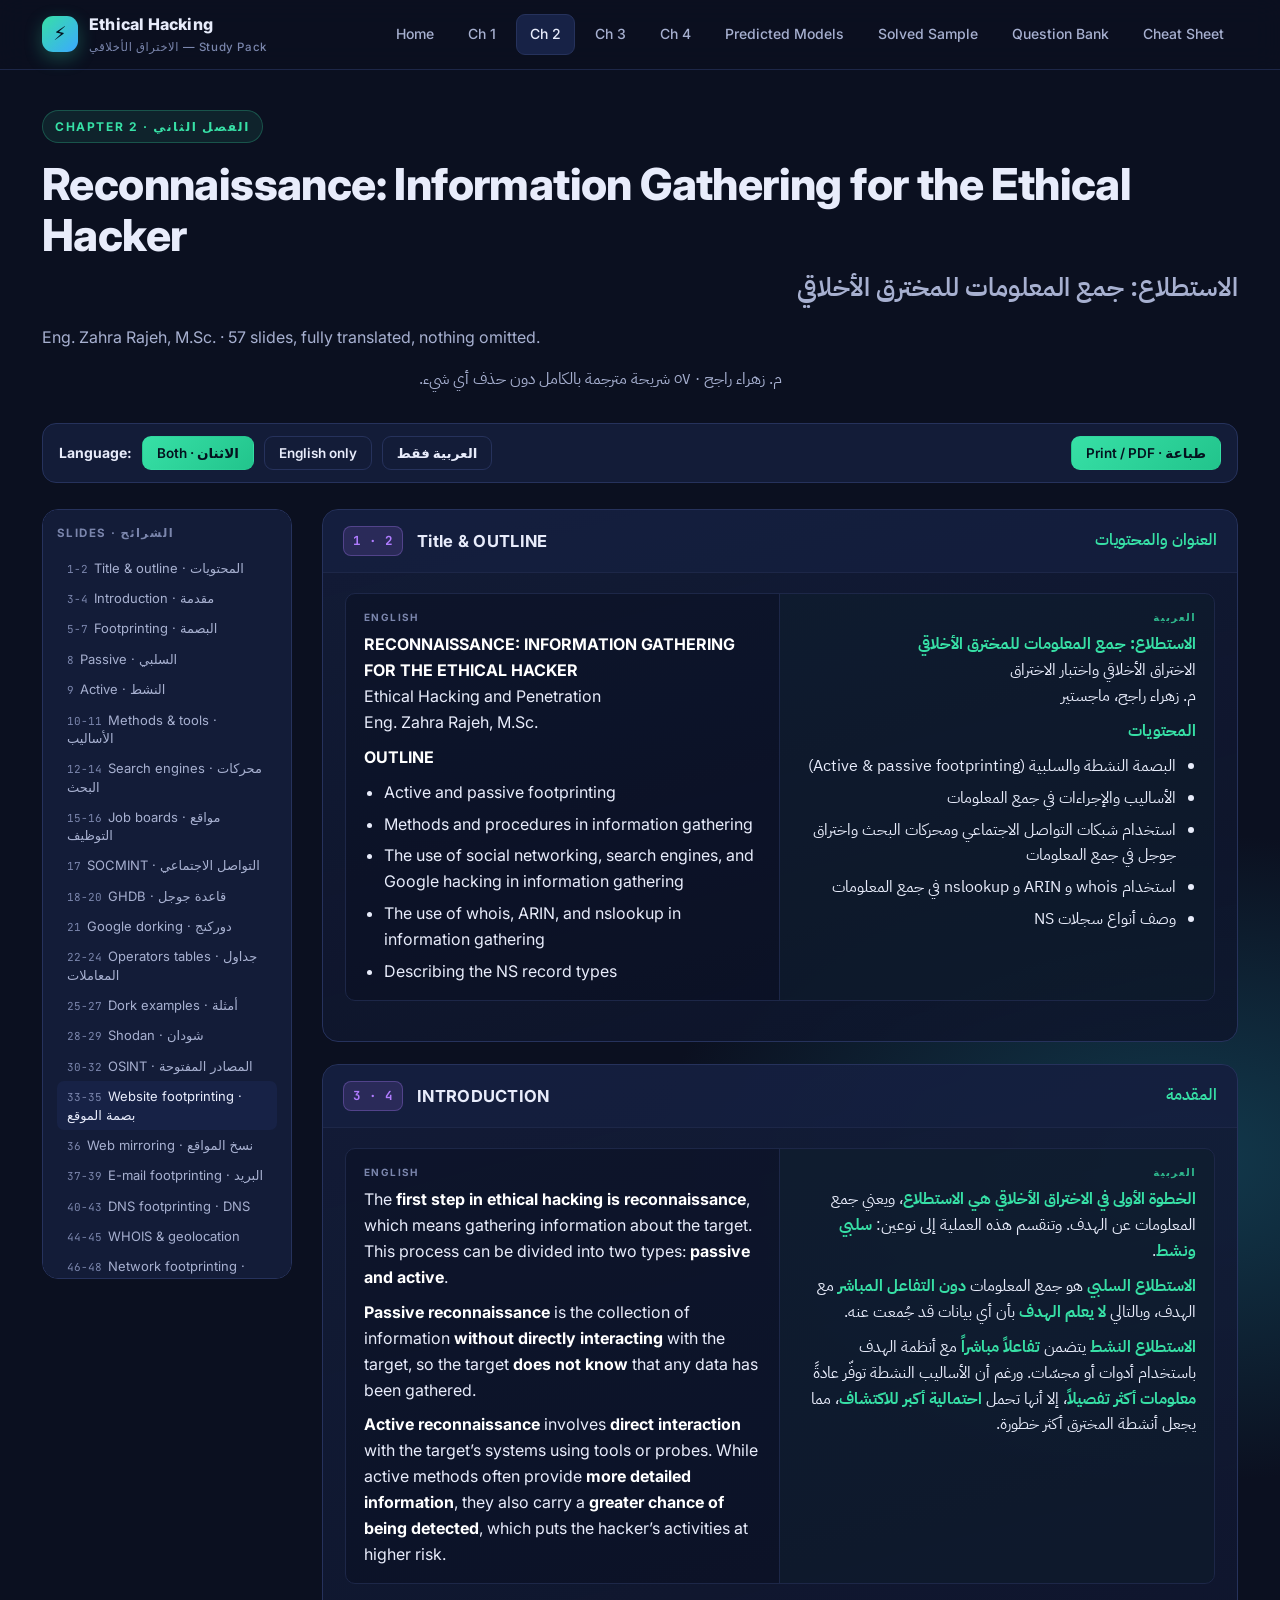
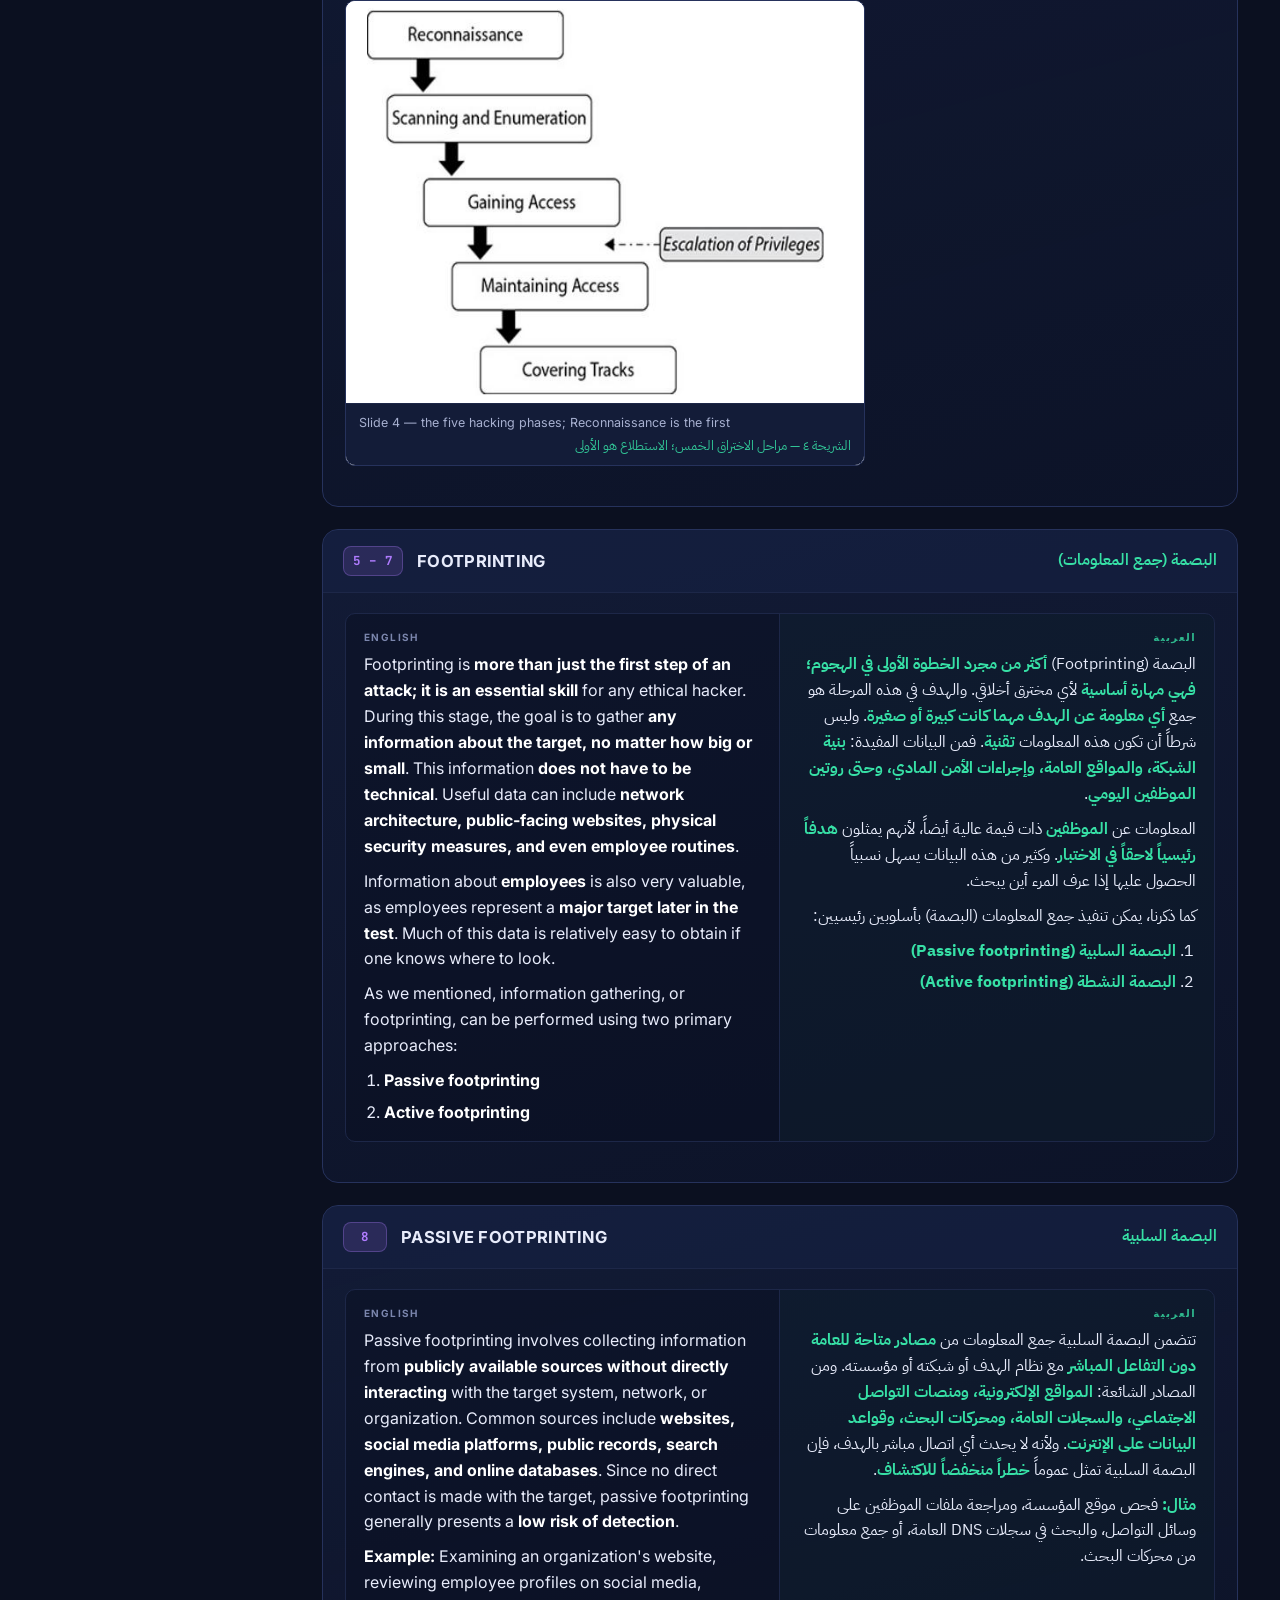
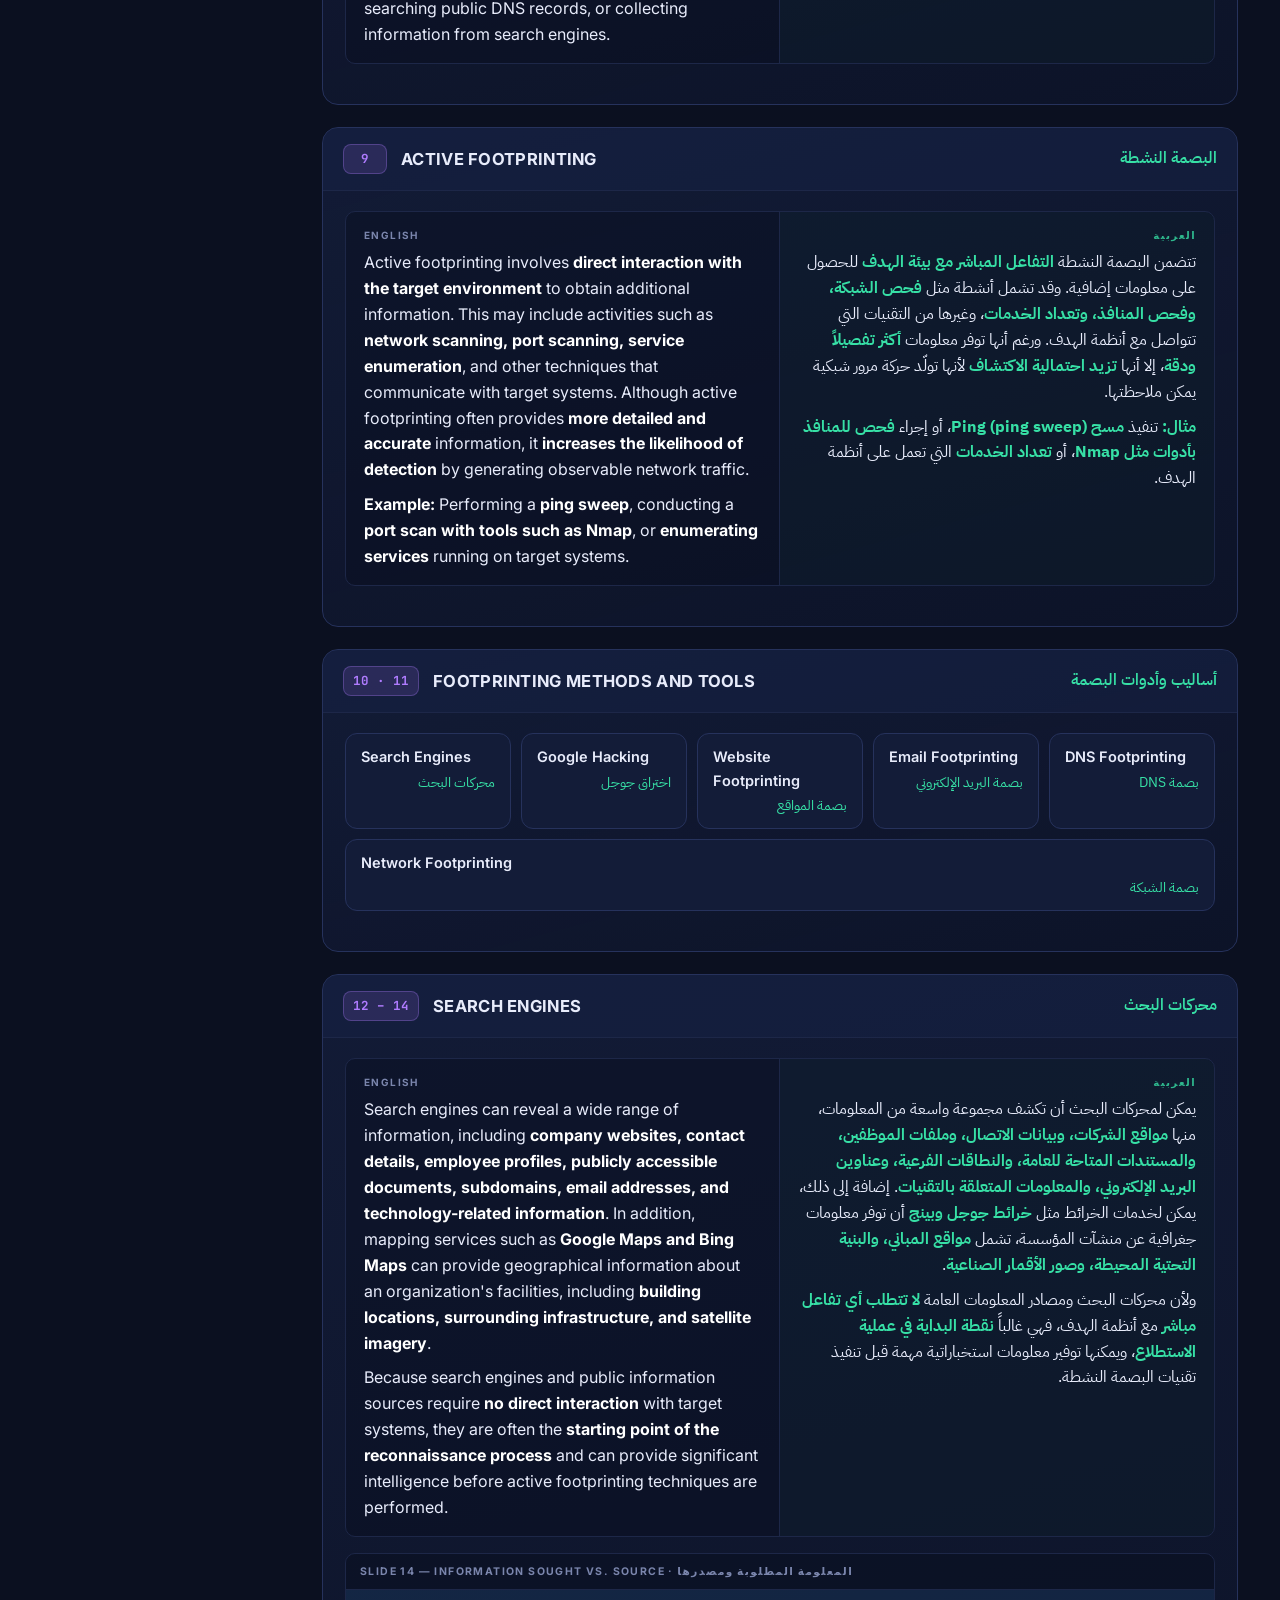
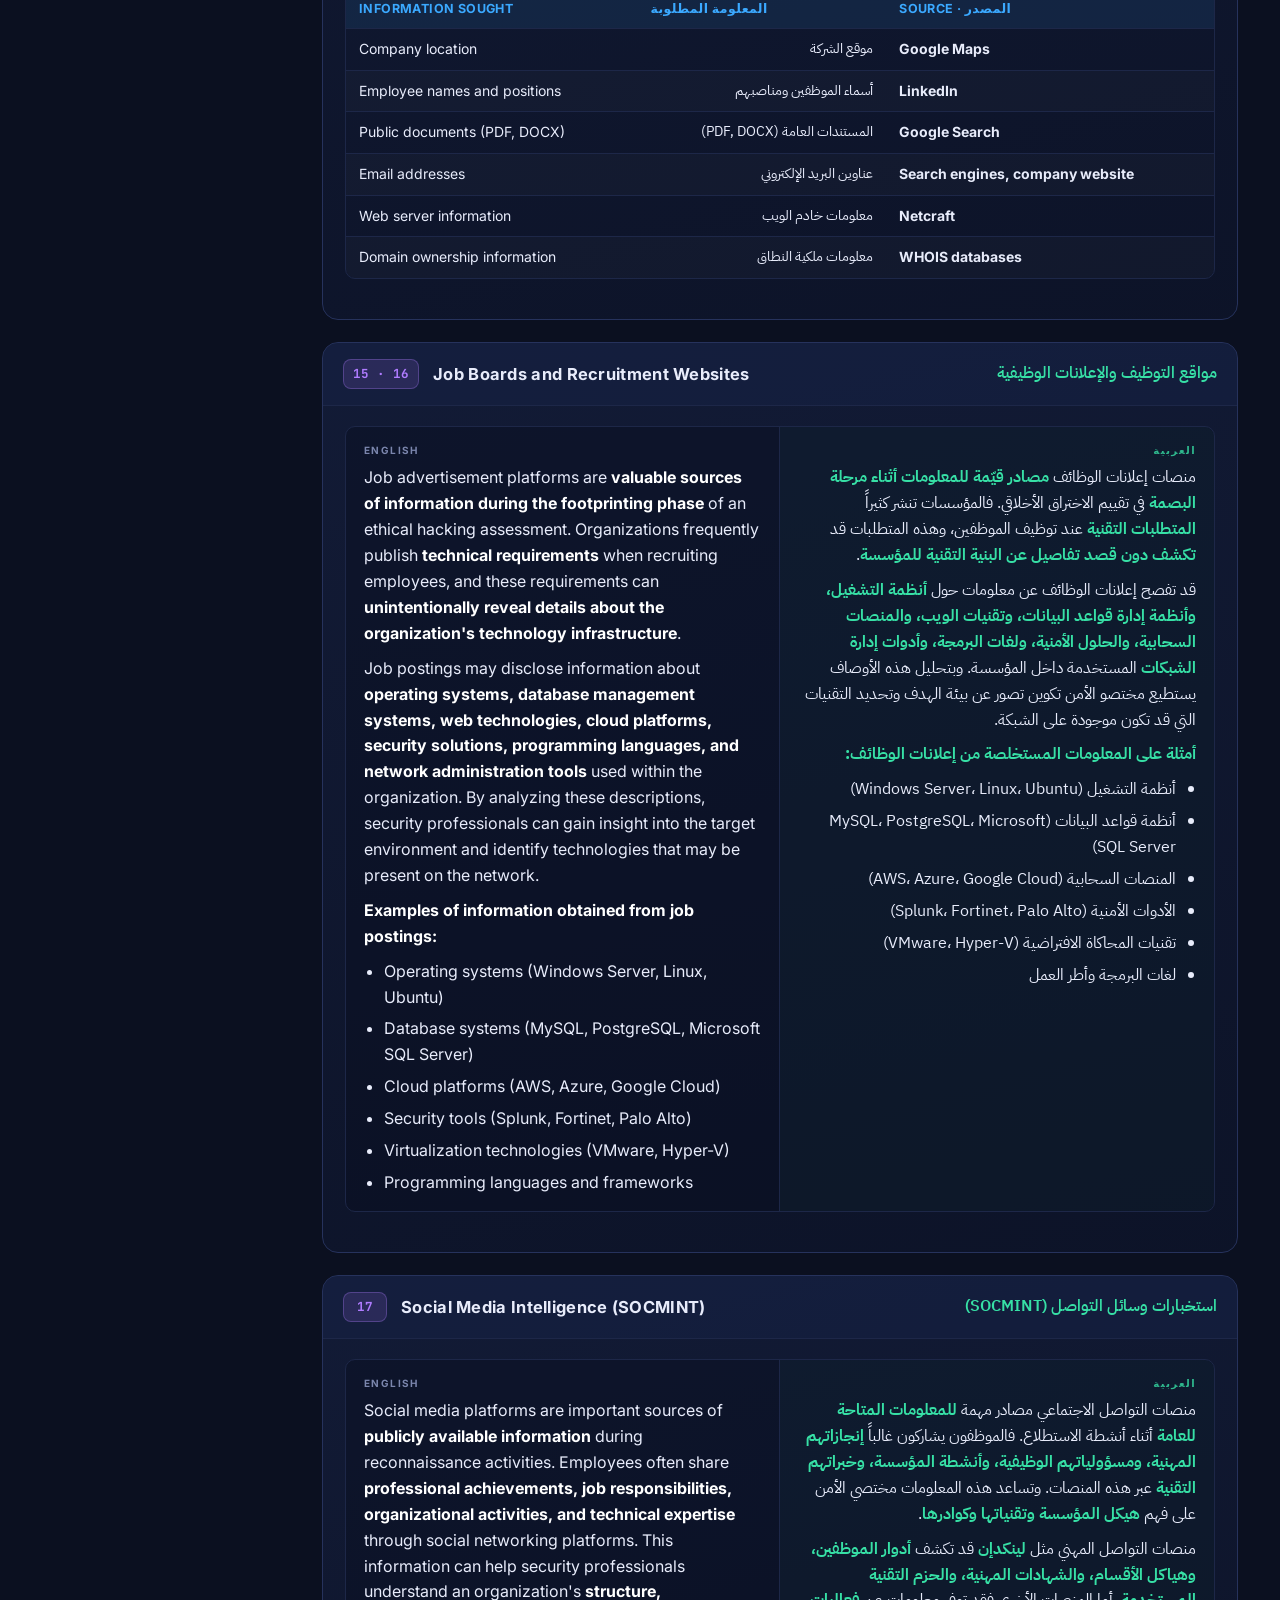
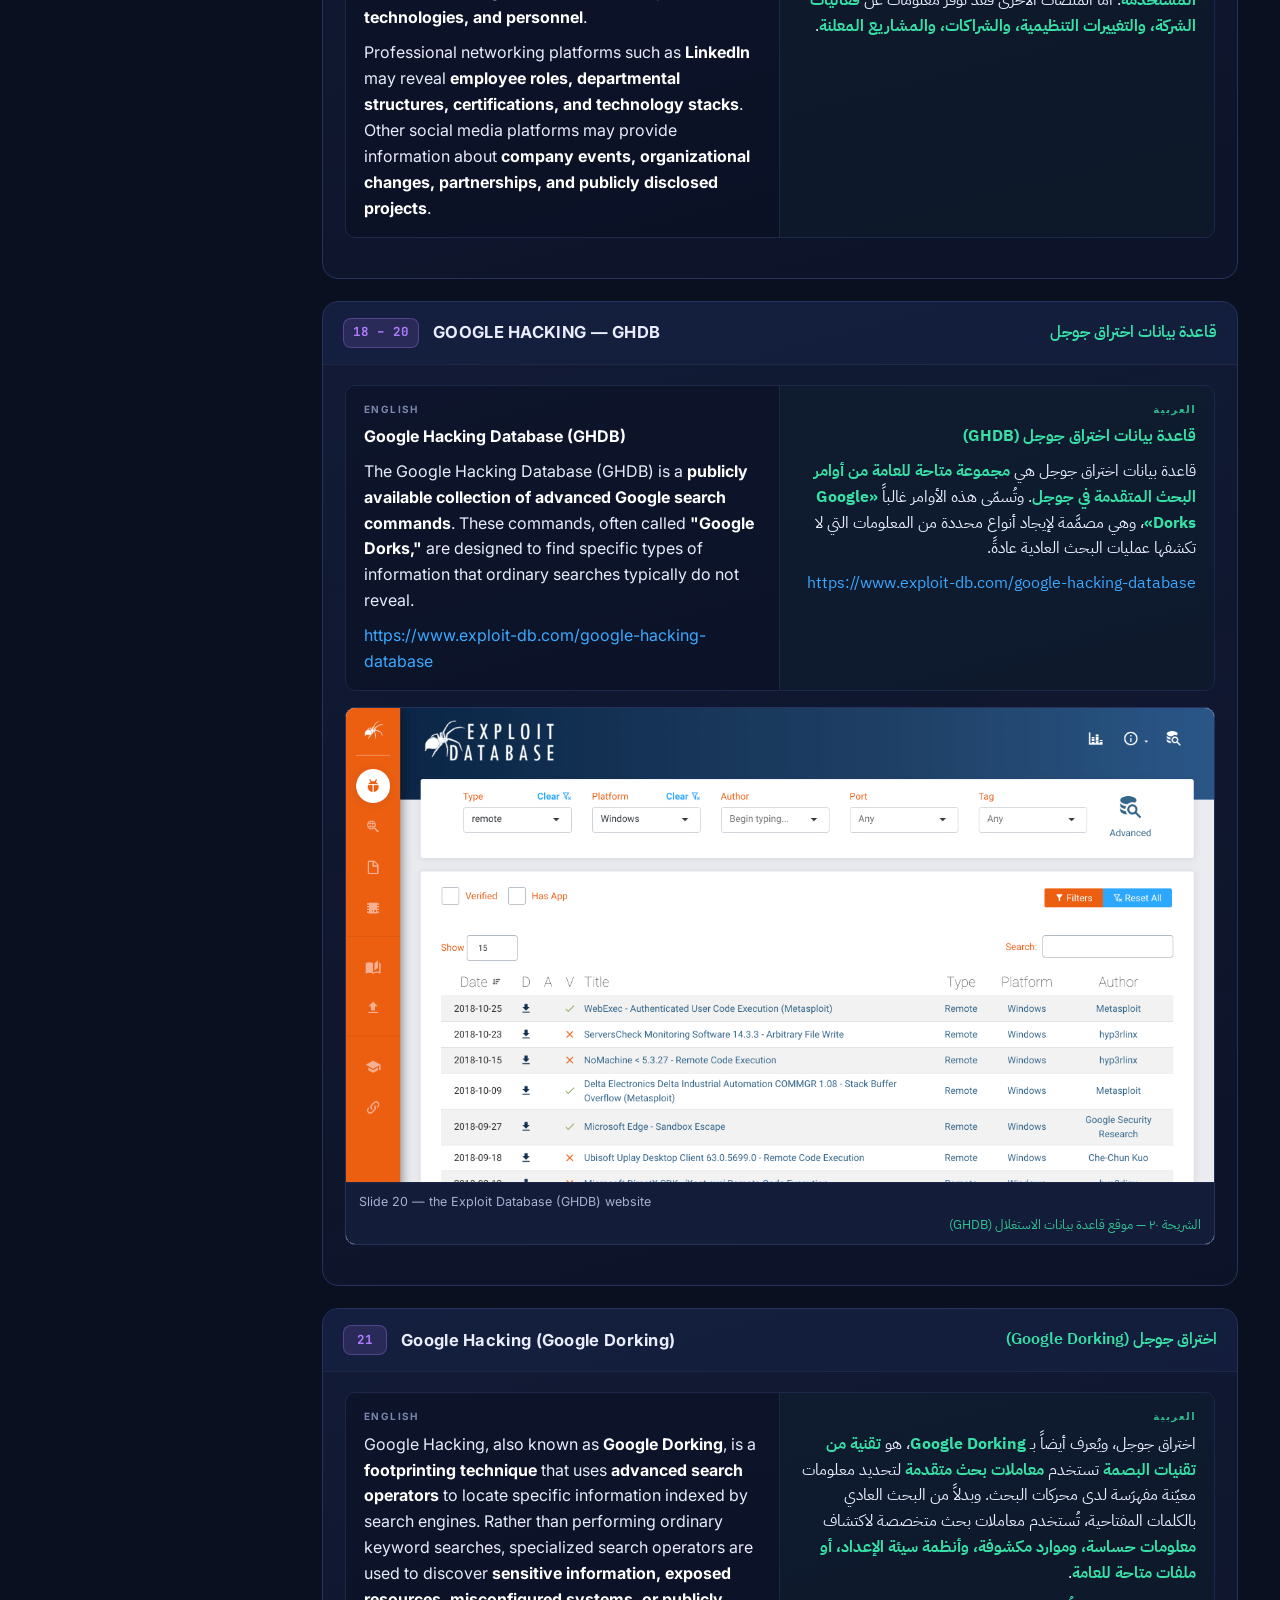
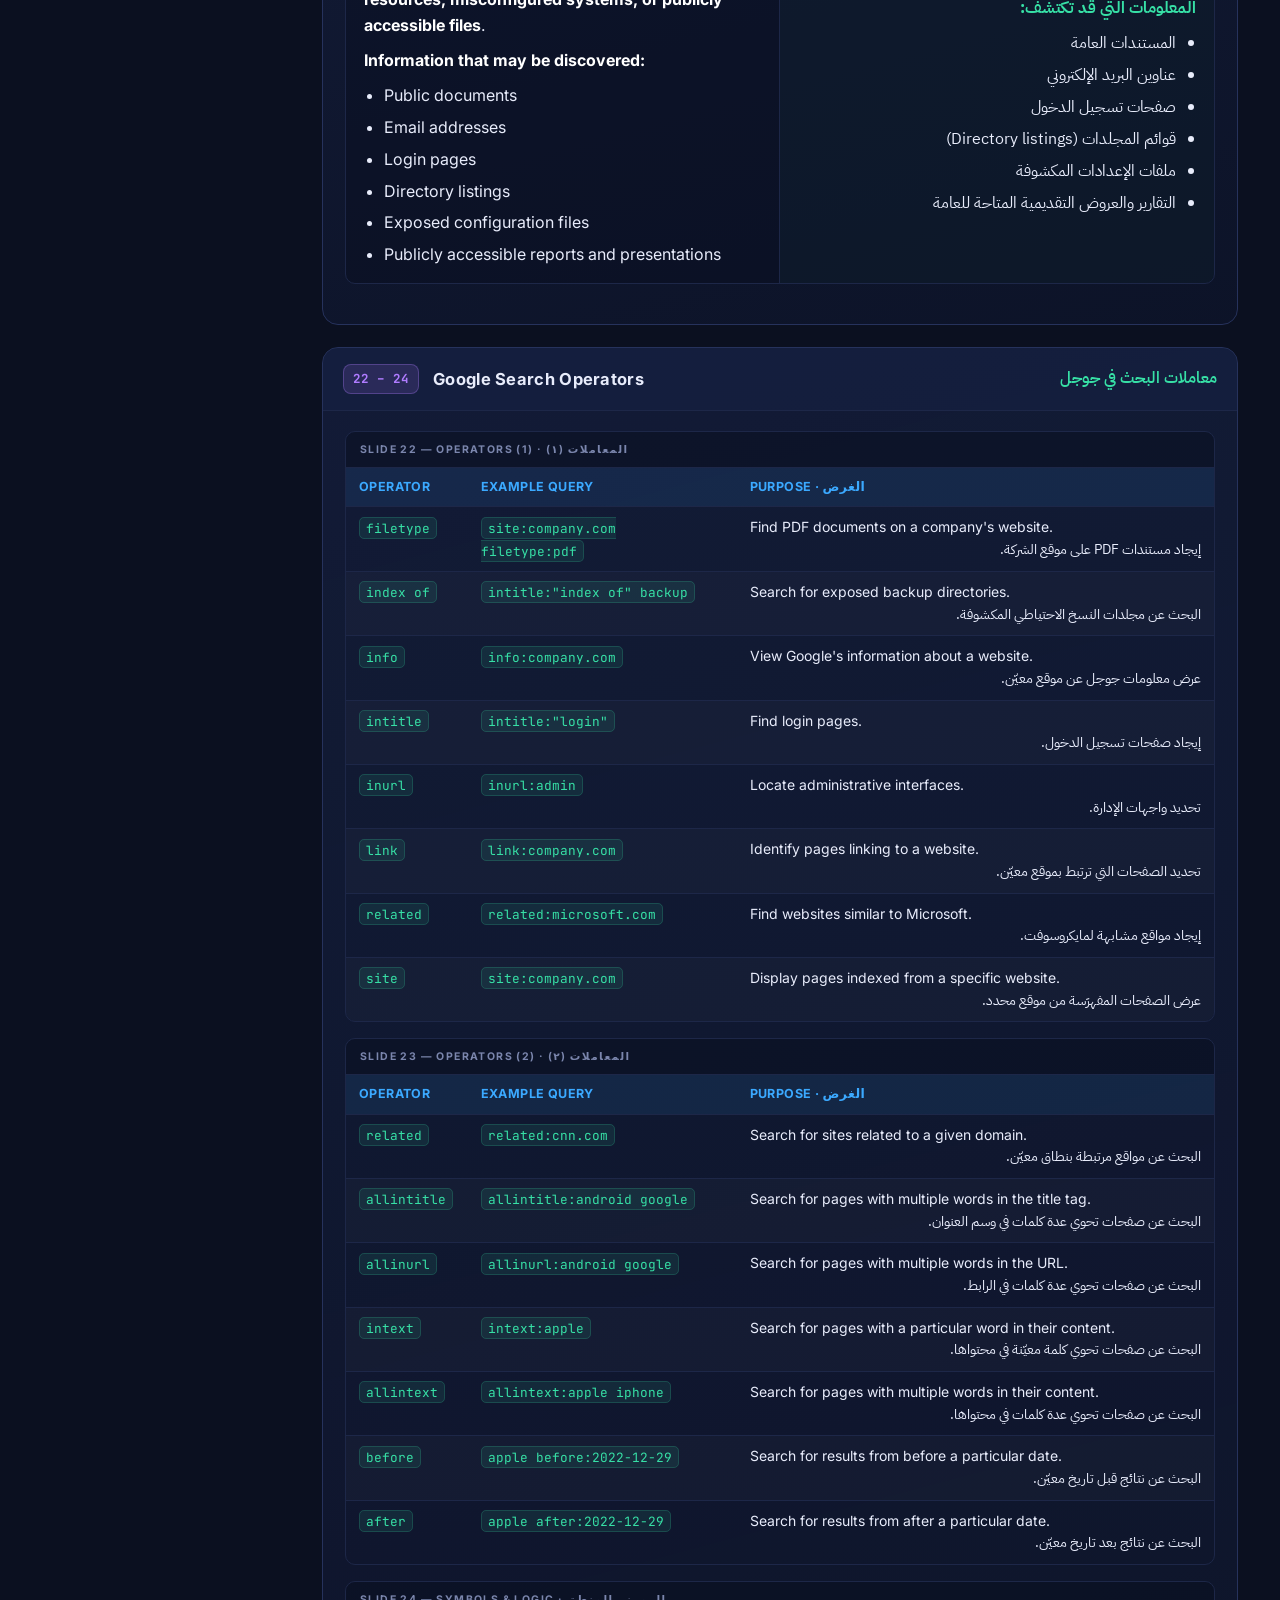
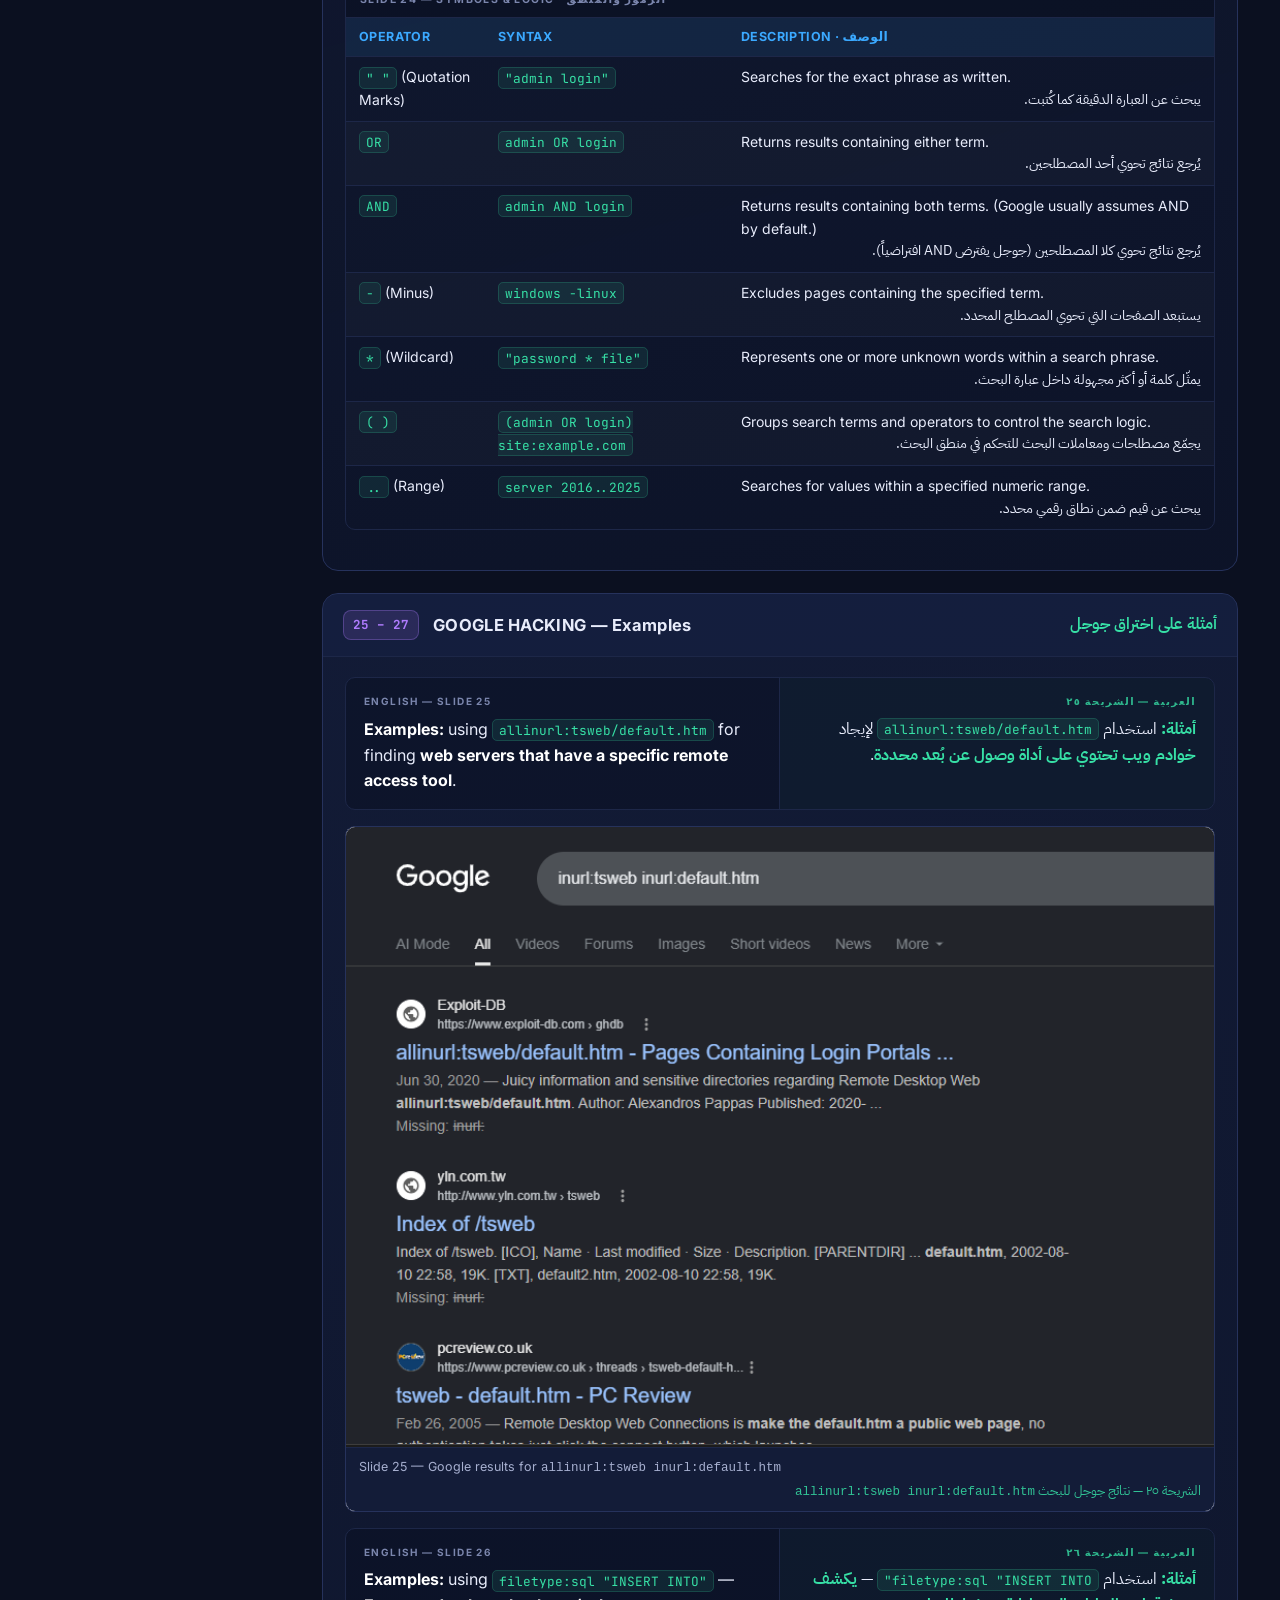
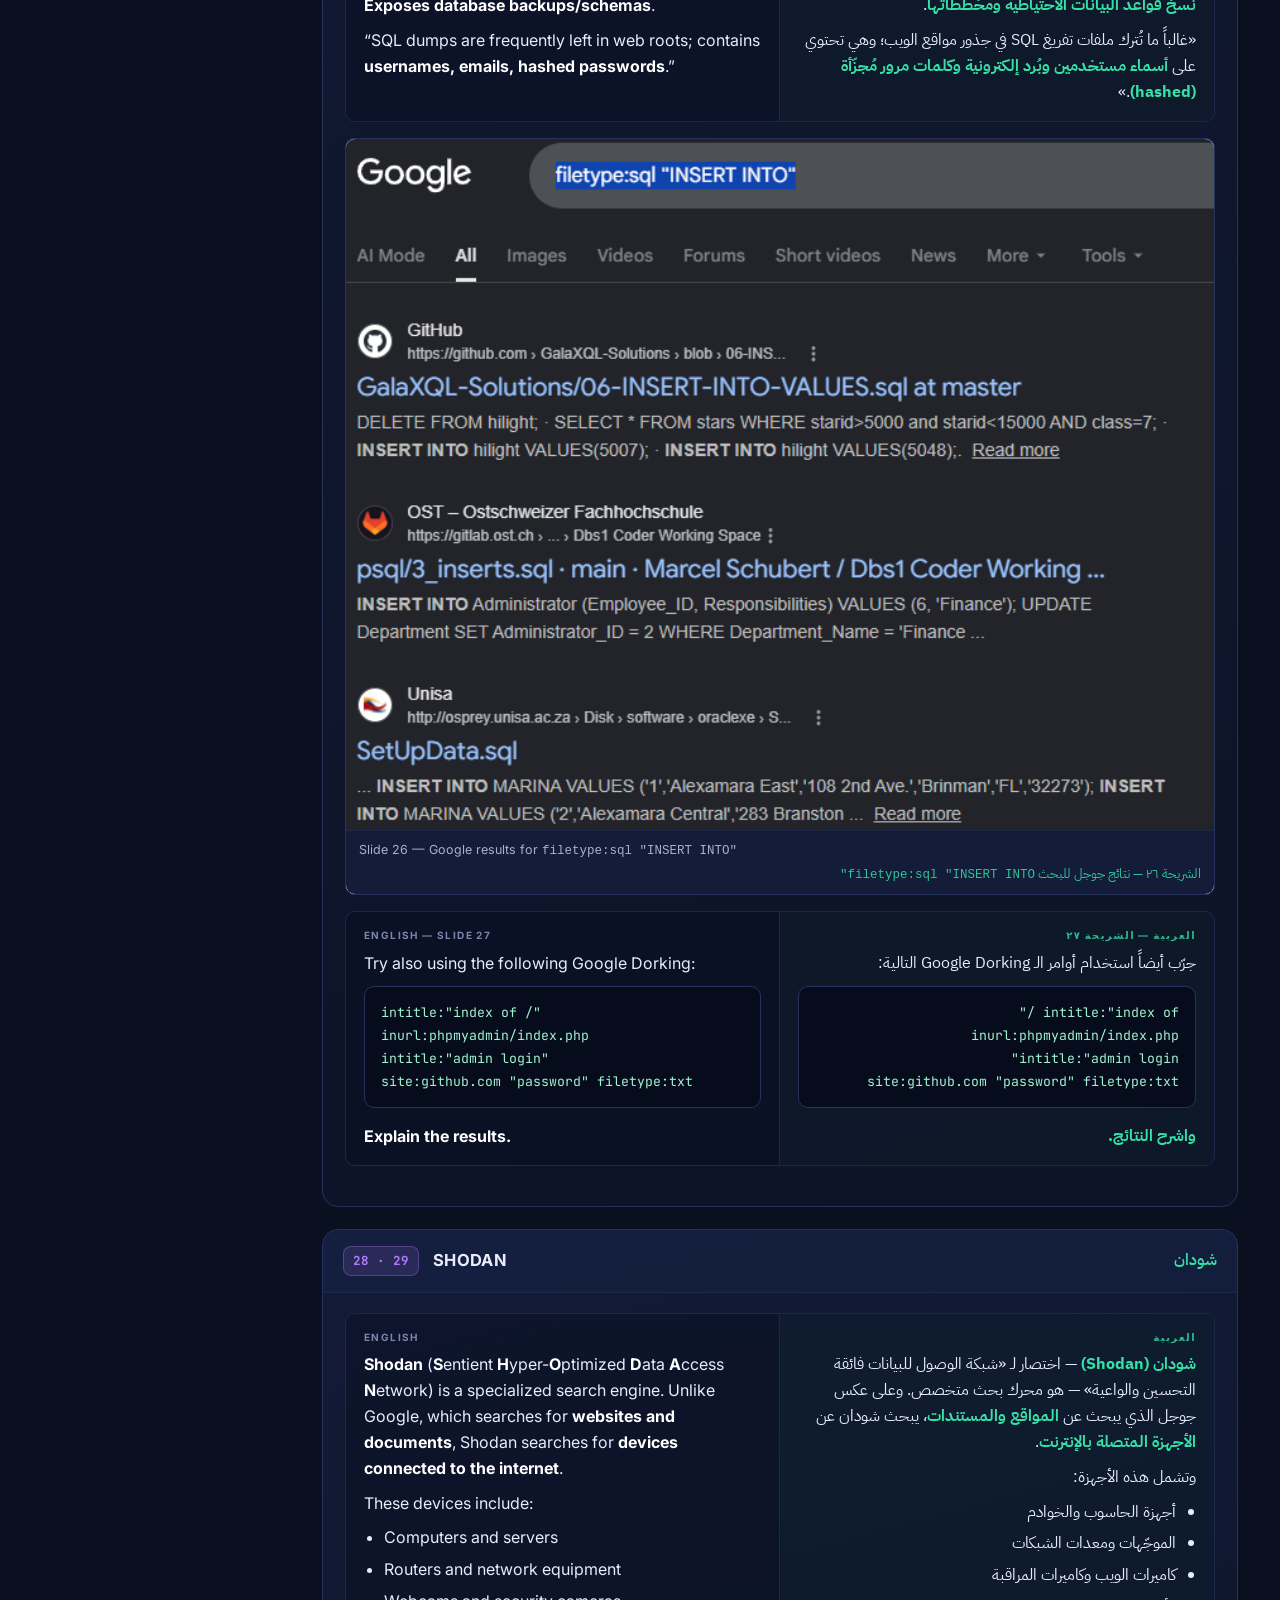
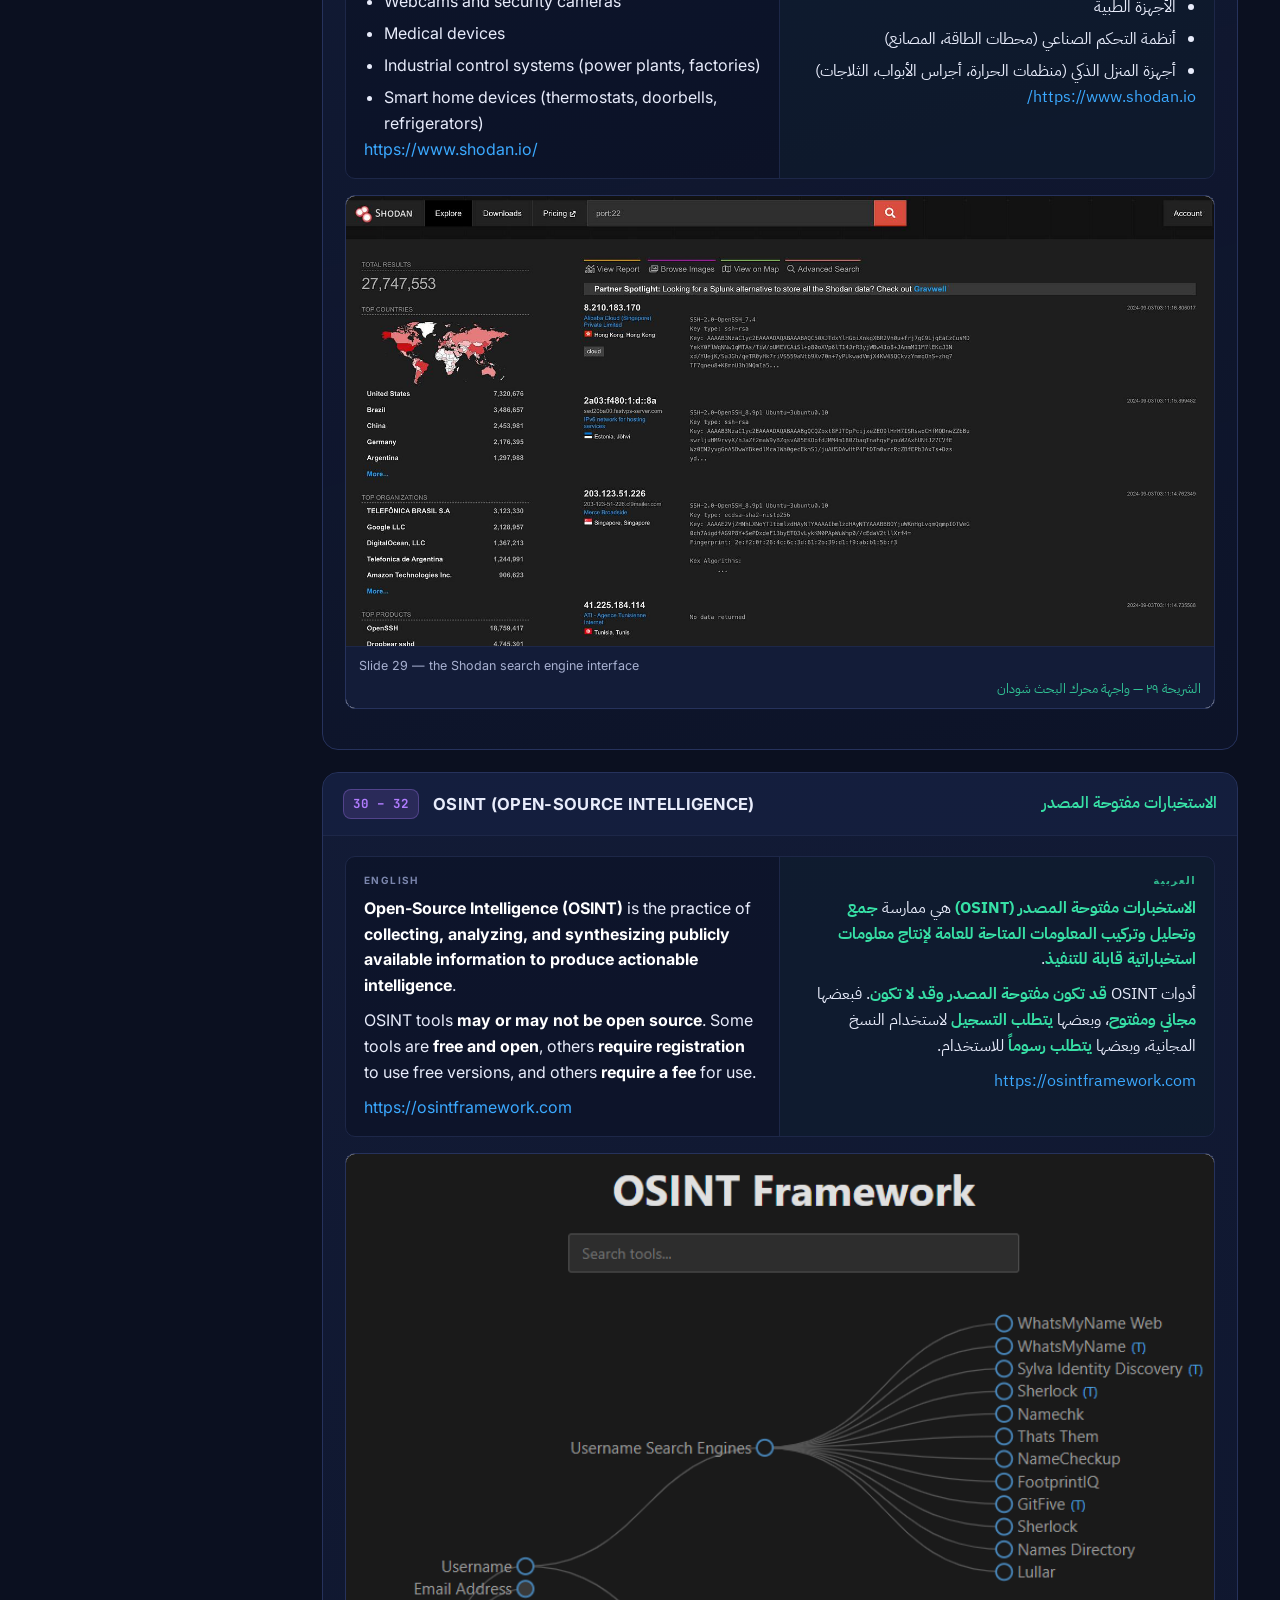
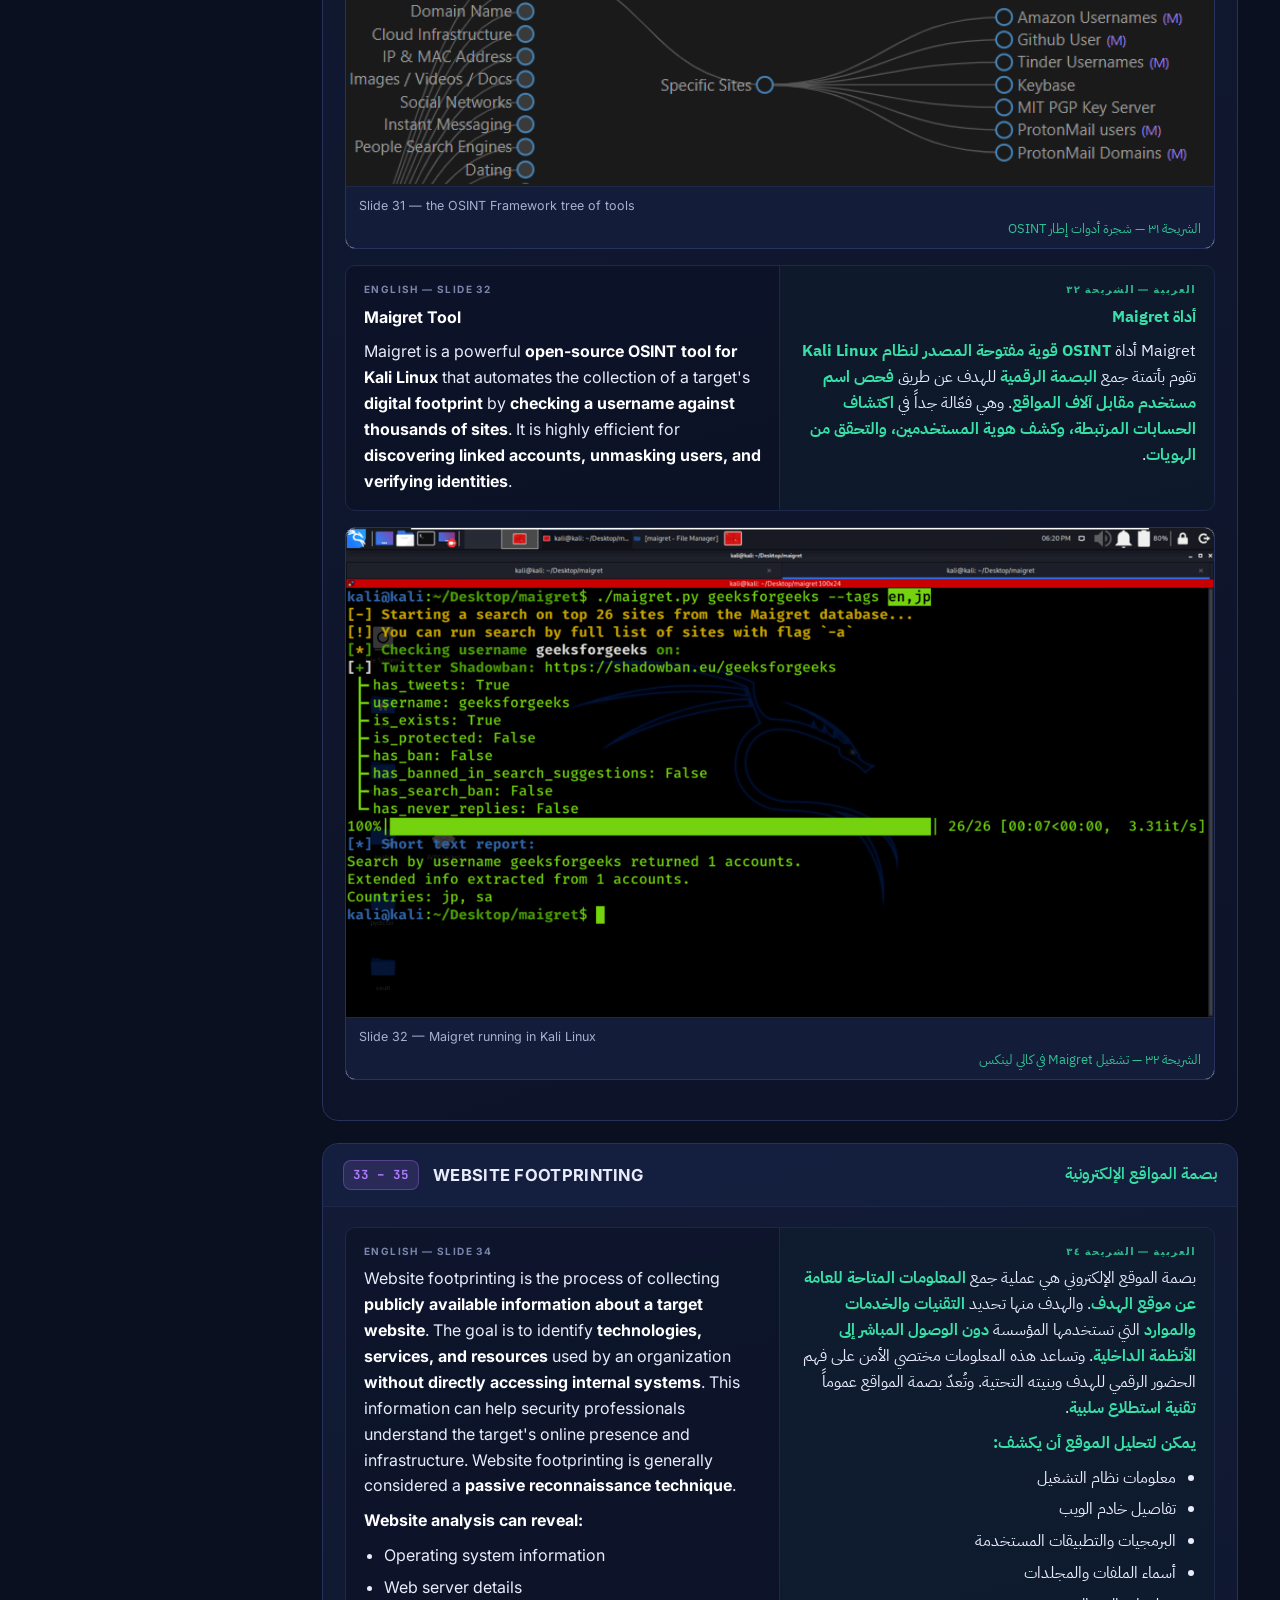
<file: site/ch2.html>
<!DOCTYPE html>
<html lang="en" dir="ltr">
<head>
<meta charset="utf-8">
<meta name="viewport" content="width=device-width, initial-scale=1">
<title>Ch 2 — Reconnaissance | الاستطلاع وجمع المعلومات</title>
<link rel="stylesheet" href="css/style.css">
</head>
<body>

<header class="topbar">
  <div class="topbar-in">
    <a class="brand" href="index.html"><span class="logo">⚡</span><span>Ethical Hacking<small>الاختراق الأخلاقي — Study Pack</small></span></a>
    <nav class="nav">
      <a href="index.html">Home</a><a href="ch1.html">Ch 1</a><a href="ch2.html">Ch 2</a>
      <a href="ch3.html">Ch 3</a><a href="ch4.html">Ch 4</a><a href="predicted.html">Predicted Models</a><a href="exam.html">Solved Sample</a><a href="quiz.html">Question Bank</a><a href="cheatsheet.html">Cheat Sheet</a>
    </nav>
  </div>
</header>

<main class="wrap">
  <div class="page-head">
    <span class="kicker">Chapter 2 · الفصل الثاني</span>
    <h1>Reconnaissance: Information Gathering for the Ethical Hacker</h1>
    <p class="h1-ar">الاستطلاع: جمع المعلومات للمخترق الأخلاقي</p>
    <p class="lede">Eng. Zahra Rajeh, M.Sc. · 57 slides, fully translated, nothing omitted.</p>
    <p class="lede lede-ar">م. زهراء راجح · ٥٧ شريحة مترجمة بالكامل دون حذف أي شيء.</p>
  </div>

  <div class="toolbar">
    <strong style="font-size:14px">Language:</strong>
    <button class="btn" data-lang-btn="both">Both · الاثنان</button>
    <button class="btn" data-lang-btn="en">English only</button>
    <button class="btn" data-lang-btn="ar">العربية فقط</button>
    <span class="sp"></span>
    <button class="btn primary" data-print>Print / PDF · طباعة</button>
  </div>

  <div class="layout">
    <aside class="sidenav no-print">
      <h4>Slides · الشرائح</h4>
      <a href="#s1"><span class="n">1-2</span>Title &amp; outline · المحتويات</a>
      <a href="#s3"><span class="n">3-4</span>Introduction · مقدمة</a>
      <a href="#s5"><span class="n">5-7</span>Footprinting · البصمة</a>
      <a href="#s8"><span class="n">8</span>Passive · السلبي</a>
      <a href="#s9"><span class="n">9</span>Active · النشط</a>
      <a href="#s10"><span class="n">10-11</span>Methods &amp; tools · الأساليب</a>
      <a href="#s12"><span class="n">12-14</span>Search engines · محركات البحث</a>
      <a href="#s15"><span class="n">15-16</span>Job boards · مواقع التوظيف</a>
      <a href="#s17"><span class="n">17</span>SOCMINT · التواصل الاجتماعي</a>
      <a href="#s18"><span class="n">18-20</span>GHDB · قاعدة جوجل</a>
      <a href="#s21"><span class="n">21</span>Google dorking · دوركنج</a>
      <a href="#s22"><span class="n">22-24</span>Operators tables · جداول المعاملات</a>
      <a href="#s25"><span class="n">25-27</span>Dork examples · أمثلة</a>
      <a href="#s28"><span class="n">28-29</span>Shodan · شودان</a>
      <a href="#s30"><span class="n">30-32</span>OSINT · المصادر المفتوحة</a>
      <a href="#s33"><span class="n">33-35</span>Website footprinting · بصمة الموقع</a>
      <a href="#s36"><span class="n">36</span>Web mirroring · نسخ المواقع</a>
      <a href="#s37"><span class="n">37-39</span>E-mail footprinting · البريد</a>
      <a href="#s40"><span class="n">40-43</span>DNS footprinting · DNS</a>
      <a href="#s44"><span class="n">44-45</span>WHOIS &amp; geolocation</a>
      <a href="#s46"><span class="n">46-48</span>Network footprinting · الشبكة</a>
      <a href="#s49"><span class="n">49-51</span>Traceroute · تتبع المسار</a>
      <a href="#s52"><span class="n">52-55</span>Other tools · أدوات أخرى</a>
      <a href="#s56"><span class="n">56-57</span>Closing · الخاتمة</a>
    </aside>

    <div>

    <section class="slide" id="s1">
      <div class="slide-head"><span class="sn">1 · 2</span><span class="t-en">Title &amp; OUTLINE</span><span class="t-ar">العنوان والمحتويات</span></div>
      <div class="slide-body">
        <div class="pair">
          <div class="en"><span class="lang-tag">English</span>
            <p><strong>RECONNAISSANCE: INFORMATION GATHERING FOR THE ETHICAL HACKER</strong><br>Ethical Hacking and Penetration<br>Eng. Zahra Rajeh, M.Sc.</p>
            <p><strong>OUTLINE</strong></p>
            <ul>
              <li>Active and passive footprinting</li>
              <li>Methods and procedures in information gathering</li>
              <li>The use of social networking, search engines, and Google hacking in information gathering</li>
              <li>The use of whois, ARIN, and nslookup in information gathering</li>
              <li>Describing the NS record types</li>
            </ul></div>
          <div class="ar"><span class="lang-tag">العربية</span>
            <p><strong>الاستطلاع: جمع المعلومات للمخترق الأخلاقي</strong><br>الاختراق الأخلاقي واختبار الاختراق<br>م. زهراء راجح، ماجستير</p>
            <p><strong>المحتويات</strong></p>
            <ul>
              <li>البصمة النشطة والسلبية (Active &amp; passive footprinting)</li>
              <li>الأساليب والإجراءات في جمع المعلومات</li>
              <li>استخدام شبكات التواصل الاجتماعي ومحركات البحث واختراق جوجل في جمع المعلومات</li>
              <li>استخدام whois و ARIN و nslookup في جمع المعلومات</li>
              <li>وصف أنواع سجلات NS</li>
            </ul></div>
        </div>
      </div>
    </section>

    <section class="slide" id="s3">
      <div class="slide-head"><span class="sn">3 · 4</span><span class="t-en">INTRODUCTION</span><span class="t-ar">المقدمة</span></div>
      <div class="slide-body">
        <div class="pair">
          <div class="en"><span class="lang-tag">English</span>
            <p>The <strong>first step in ethical hacking is reconnaissance</strong>, which means gathering information about the target. This process can be divided into two types: <strong>passive and active</strong>.</p>
            <p><strong>Passive reconnaissance</strong> is the collection of information <strong>without directly interacting</strong> with the target, so the target <strong>does not know</strong> that any data has been gathered.</p>
            <p><strong>Active reconnaissance</strong> involves <strong>direct interaction</strong> with the target’s systems using tools or probes. While active methods often provide <strong>more detailed information</strong>, they also carry a <strong>greater chance of being detected</strong>, which puts the hacker’s activities at higher risk.</p></div>
          <div class="ar"><span class="lang-tag">العربية</span>
            <p><strong>الخطوة الأولى في الاختراق الأخلاقي هي الاستطلاع</strong>، ويعني جمع المعلومات عن الهدف. وتنقسم هذه العملية إلى نوعين: <strong>سلبي ونشط</strong>.</p>
            <p><strong>الاستطلاع السلبي</strong> هو جمع المعلومات <strong>دون التفاعل المباشر</strong> مع الهدف، وبالتالي <strong>لا يعلم الهدف</strong> بأن أي بيانات قد جُمعت عنه.</p>
            <p><strong>الاستطلاع النشط</strong> يتضمن <strong>تفاعلاً مباشراً</strong> مع أنظمة الهدف باستخدام أدوات أو مجسّات. ورغم أن الأساليب النشطة توفّر عادةً <strong>معلومات أكثر تفصيلاً</strong>، إلا أنها تحمل <strong>احتمالية أكبر للاكتشاف</strong>، مما يجعل أنشطة المخترق أكثر خطورة.</p></div>
        </div>
        <div class="figs"><div class="fig narrow"><img src="img/ch2_p4_0.jpeg" alt="Hacking phases">
          <div class="cap"><span class="en-cap">Slide 4 — the five hacking phases; Reconnaissance is the first</span><span class="ar-cap">الشريحة ٤ — مراحل الاختراق الخمس؛ الاستطلاع هو الأولى</span></div></div></div>
      </div>
    </section>

    <section class="slide" id="s5">
      <div class="slide-head"><span class="sn">5 – 7</span><span class="t-en">FOOTPRINTING</span><span class="t-ar">البصمة (جمع المعلومات)</span></div>
      <div class="slide-body">
        <div class="pair">
          <div class="en"><span class="lang-tag">English</span>
            <p>Footprinting is <strong>more than just the first step of an attack; it is an essential skill</strong> for any ethical hacker. During this stage, the goal is to gather <strong>any information about the target, no matter how big or small</strong>. This information <strong>does not have to be technical</strong>. Useful data can include <strong>network architecture, public-facing websites, physical security measures, and even employee routines</strong>.</p>
            <p>Information about <strong>employees</strong> is also very valuable, as employees represent a <strong>major target later in the test</strong>. Much of this data is relatively easy to obtain if one knows where to look.</p>
            <p>As we mentioned, information gathering, or footprinting, can be performed using two primary approaches:</p>
            <ol><li><strong>Passive footprinting</strong></li><li><strong>Active footprinting</strong></li></ol></div>
          <div class="ar"><span class="lang-tag">العربية</span>
            <p>البصمة (Footprinting) <strong>أكثر من مجرد الخطوة الأولى في الهجوم؛ فهي مهارة أساسية</strong> لأي مخترق أخلاقي. والهدف في هذه المرحلة هو جمع <strong>أي معلومة عن الهدف مهما كانت كبيرة أو صغيرة</strong>. وليس شرطاً أن تكون هذه المعلومات <strong>تقنية</strong>. فمن البيانات المفيدة: <strong>بنية الشبكة، والمواقع العامة، وإجراءات الأمن المادي، وحتى روتين الموظفين اليومي</strong>.</p>
            <p>المعلومات عن <strong>الموظفين</strong> ذات قيمة عالية أيضاً، لأنهم يمثلون <strong>هدفاً رئيسياً لاحقاً في الاختبار</strong>. وكثير من هذه البيانات يسهل نسبياً الحصول عليها إذا عرف المرء أين يبحث.</p>
            <p>كما ذكرنا، يمكن تنفيذ جمع المعلومات (البصمة) بأسلوبين رئيسيين:</p>
            <ol><li><strong>البصمة السلبية (Passive footprinting)</strong></li><li><strong>البصمة النشطة (Active footprinting)</strong></li></ol></div>
        </div>
      </div>
    </section>

    <section class="slide" id="s8">
      <div class="slide-head"><span class="sn">8</span><span class="t-en">PASSIVE FOOTPRINTING</span><span class="t-ar">البصمة السلبية</span></div>
      <div class="slide-body">
        <div class="pair">
          <div class="en"><span class="lang-tag">English</span>
            <p>Passive footprinting involves collecting information from <strong>publicly available sources without directly interacting</strong> with the target system, network, or organization. Common sources include <strong>websites, social media platforms, public records, search engines, and online databases</strong>. Since no direct contact is made with the target, passive footprinting generally presents a <strong>low risk of detection</strong>.</p>
            <p><strong>Example:</strong> Examining an organization's website, reviewing employee profiles on social media, searching public DNS records, or collecting information from search engines.</p></div>
          <div class="ar"><span class="lang-tag">العربية</span>
            <p>تتضمن البصمة السلبية جمع المعلومات من <strong>مصادر متاحة للعامة دون التفاعل المباشر</strong> مع نظام الهدف أو شبكته أو مؤسسته. ومن المصادر الشائعة: <strong>المواقع الإلكترونية، ومنصات التواصل الاجتماعي، والسجلات العامة، ومحركات البحث، وقواعد البيانات على الإنترنت</strong>. ولأنه لا يحدث أي اتصال مباشر بالهدف، فإن البصمة السلبية تمثل عموماً <strong>خطراً منخفضاً للاكتشاف</strong>.</p>
            <p><strong>مثال:</strong> فحص موقع المؤسسة، ومراجعة ملفات الموظفين على وسائل التواصل، والبحث في سجلات DNS العامة، أو جمع معلومات من محركات البحث.</p></div>
        </div>
      </div>
    </section>

    <section class="slide" id="s9">
      <div class="slide-head"><span class="sn">9</span><span class="t-en">ACTIVE FOOTPRINTING</span><span class="t-ar">البصمة النشطة</span></div>
      <div class="slide-body">
        <div class="pair">
          <div class="en"><span class="lang-tag">English</span>
            <p>Active footprinting involves <strong>direct interaction with the target environment</strong> to obtain additional information. This may include activities such as <strong>network scanning, port scanning, service enumeration</strong>, and other techniques that communicate with target systems. Although active footprinting often provides <strong>more detailed and accurate</strong> information, it <strong>increases the likelihood of detection</strong> by generating observable network traffic.</p>
            <p><strong>Example:</strong> Performing a <strong>ping sweep</strong>, conducting a <strong>port scan with tools such as Nmap</strong>, or <strong>enumerating services</strong> running on target systems.</p></div>
          <div class="ar"><span class="lang-tag">العربية</span>
            <p>تتضمن البصمة النشطة <strong>التفاعل المباشر مع بيئة الهدف</strong> للحصول على معلومات إضافية. وقد تشمل أنشطة مثل <strong>فحص الشبكة، وفحص المنافذ، وتعداد الخدمات</strong>، وغيرها من التقنيات التي تتواصل مع أنظمة الهدف. ورغم أنها توفر معلومات <strong>أكثر تفصيلاً ودقة</strong>، إلا أنها <strong>تزيد احتمالية الاكتشاف</strong> لأنها تولّد حركة مرور شبكية يمكن ملاحظتها.</p>
            <p><strong>مثال:</strong> تنفيذ <strong>مسح Ping (ping sweep)</strong>، أو إجراء <strong>فحص للمنافذ بأدوات مثل Nmap</strong>، أو <strong>تعداد الخدمات</strong> التي تعمل على أنظمة الهدف.</p></div>
        </div>
      </div>
    </section>

    <section class="slide" id="s10">
      <div class="slide-head"><span class="sn">10 · 11</span><span class="t-en">FOOTPRINTING METHODS AND TOOLS</span><span class="t-ar">أساليب وأدوات البصمة</span></div>
      <div class="slide-body">
        <div class="chips">
          <div class="chip"><div class="en">Search Engines</div><div class="ar">محركات البحث</div></div>
          <div class="chip"><div class="en">Google Hacking</div><div class="ar">اختراق جوجل</div></div>
          <div class="chip"><div class="en">Website Footprinting</div><div class="ar">بصمة المواقع</div></div>
          <div class="chip"><div class="en">Email Footprinting</div><div class="ar">بصمة البريد الإلكتروني</div></div>
          <div class="chip"><div class="en">DNS Footprinting</div><div class="ar">بصمة DNS</div></div>
          <div class="chip"><div class="en">Network Footprinting</div><div class="ar">بصمة الشبكة</div></div>
        </div>
      </div>
    </section>

    <section class="slide" id="s12">
      <div class="slide-head"><span class="sn">12 – 14</span><span class="t-en">SEARCH ENGINES</span><span class="t-ar">محركات البحث</span></div>
      <div class="slide-body">
        <div class="pair">
          <div class="en"><span class="lang-tag">English</span>
            <p>Search engines can reveal a wide range of information, including <strong>company websites, contact details, employee profiles, publicly accessible documents, subdomains, email addresses, and technology-related information</strong>. In addition, mapping services such as <strong>Google Maps and Bing Maps</strong> can provide geographical information about an organization's facilities, including <strong>building locations, surrounding infrastructure, and satellite imagery</strong>.</p>
            <p>Because search engines and public information sources require <strong>no direct interaction</strong> with target systems, they are often the <strong>starting point of the reconnaissance process</strong> and can provide significant intelligence before active footprinting techniques are performed.</p></div>
          <div class="ar"><span class="lang-tag">العربية</span>
            <p>يمكن لمحركات البحث أن تكشف مجموعة واسعة من المعلومات، منها <strong>مواقع الشركات، وبيانات الاتصال، وملفات الموظفين، والمستندات المتاحة للعامة، والنطاقات الفرعية، وعناوين البريد الإلكتروني، والمعلومات المتعلقة بالتقنيات</strong>. إضافة إلى ذلك، يمكن لخدمات الخرائط مثل <strong>خرائط جوجل وبينج</strong> أن توفر معلومات جغرافية عن منشآت المؤسسة، تشمل <strong>مواقع المباني، والبنية التحتية المحيطة، وصور الأقمار الصناعية</strong>.</p>
            <p>ولأن محركات البحث ومصادر المعلومات العامة <strong>لا تتطلب أي تفاعل مباشر</strong> مع أنظمة الهدف، فهي غالباً <strong>نقطة البداية في عملية الاستطلاع</strong>، ويمكنها توفير معلومات استخباراتية مهمة قبل تنفيذ تقنيات البصمة النشطة.</p></div>
        </div>

        <div class="tbl-box">
          <div class="tbl-lbl">Slide 14 — Information sought vs. source · المعلومة المطلوبة ومصدرها</div>
          <table>
            <thead><tr><th>Information Sought</th><th>المعلومة المطلوبة</th><th>Source · المصدر</th></tr></thead>
            <tbody>
              <tr><td>Company location</td><td class="tbl-ar" style="text-align:right">موقع الشركة</td><td><strong>Google Maps</strong></td></tr>
              <tr><td>Employee names and positions</td><td class="tbl-ar" style="text-align:right">أسماء الموظفين ومناصبهم</td><td><strong>LinkedIn</strong></td></tr>
              <tr><td>Public documents (PDF, DOCX)</td><td class="tbl-ar" style="text-align:right">المستندات العامة (PDF, DOCX)</td><td><strong>Google Search</strong></td></tr>
              <tr><td>Email addresses</td><td class="tbl-ar" style="text-align:right">عناوين البريد الإلكتروني</td><td><strong>Search engines, company website</strong></td></tr>
              <tr><td>Web server information</td><td class="tbl-ar" style="text-align:right">معلومات خادم الويب</td><td><strong>Netcraft</strong></td></tr>
              <tr><td>Domain ownership information</td><td class="tbl-ar" style="text-align:right">معلومات ملكية النطاق</td><td><strong>WHOIS databases</strong></td></tr>
            </tbody>
          </table>
        </div>
      </div>
    </section>

    <section class="slide" id="s15">
      <div class="slide-head"><span class="sn">15 · 16</span><span class="t-en">Job Boards and Recruitment Websites</span><span class="t-ar">مواقع التوظيف والإعلانات الوظيفية</span></div>
      <div class="slide-body">
        <div class="pair">
          <div class="en"><span class="lang-tag">English</span>
            <p>Job advertisement platforms are <strong>valuable sources of information during the footprinting phase</strong> of an ethical hacking assessment. Organizations frequently publish <strong>technical requirements</strong> when recruiting employees, and these requirements can <strong>unintentionally reveal details about the organization's technology infrastructure</strong>.</p>
            <p>Job postings may disclose information about <strong>operating systems, database management systems, web technologies, cloud platforms, security solutions, programming languages, and network administration tools</strong> used within the organization. By analyzing these descriptions, security professionals can gain insight into the target environment and identify technologies that may be present on the network.</p>
            <p><strong>Examples of information obtained from job postings:</strong></p>
            <ul>
              <li>Operating systems (Windows Server, Linux, Ubuntu)</li>
              <li>Database systems (MySQL, PostgreSQL, Microsoft SQL Server)</li>
              <li>Cloud platforms (AWS, Azure, Google Cloud)</li>
              <li>Security tools (Splunk, Fortinet, Palo Alto)</li>
              <li>Virtualization technologies (VMware, Hyper-V)</li>
              <li>Programming languages and frameworks</li>
            </ul></div>
          <div class="ar"><span class="lang-tag">العربية</span>
            <p>منصات إعلانات الوظائف <strong>مصادر قيّمة للمعلومات أثناء مرحلة البصمة</strong> في تقييم الاختراق الأخلاقي. فالمؤسسات تنشر كثيراً <strong>المتطلبات التقنية</strong> عند توظيف الموظفين، وهذه المتطلبات قد <strong>تكشف دون قصد تفاصيل عن البنية التقنية للمؤسسة</strong>.</p>
            <p>قد تفصح إعلانات الوظائف عن معلومات حول <strong>أنظمة التشغيل، وأنظمة إدارة قواعد البيانات، وتقنيات الويب، والمنصات السحابية، والحلول الأمنية، ولغات البرمجة، وأدوات إدارة الشبكات</strong> المستخدمة داخل المؤسسة. وبتحليل هذه الأوصاف يستطيع مختصو الأمن تكوين تصور عن بيئة الهدف وتحديد التقنيات التي قد تكون موجودة على الشبكة.</p>
            <p><strong>أمثلة على المعلومات المستخلصة من إعلانات الوظائف:</strong></p>
            <ul>
              <li>أنظمة التشغيل (Windows Server، Linux، Ubuntu)</li>
              <li>أنظمة قواعد البيانات (MySQL، PostgreSQL، Microsoft SQL Server)</li>
              <li>المنصات السحابية (AWS، Azure، Google Cloud)</li>
              <li>الأدوات الأمنية (Splunk، Fortinet، Palo Alto)</li>
              <li>تقنيات المحاكاة الافتراضية (VMware، Hyper-V)</li>
              <li>لغات البرمجة وأطر العمل</li>
            </ul></div>
        </div>
      </div>
    </section>

    <section class="slide" id="s17">
      <div class="slide-head"><span class="sn">17</span><span class="t-en">Social Media Intelligence (SOCMINT)</span><span class="t-ar">استخبارات وسائل التواصل (SOCMINT)</span></div>
      <div class="slide-body">
        <div class="pair">
          <div class="en"><span class="lang-tag">English</span>
            <p>Social media platforms are important sources of <strong>publicly available information</strong> during reconnaissance activities. Employees often share <strong>professional achievements, job responsibilities, organizational activities, and technical expertise</strong> through social networking platforms. This information can help security professionals understand an organization's <strong>structure, technologies, and personnel</strong>.</p>
            <p>Professional networking platforms such as <strong>LinkedIn</strong> may reveal <strong>employee roles, departmental structures, certifications, and technology stacks</strong>. Other social media platforms may provide information about <strong>company events, organizational changes, partnerships, and publicly disclosed projects</strong>.</p></div>
          <div class="ar"><span class="lang-tag">العربية</span>
            <p>منصات التواصل الاجتماعي مصادر مهمة <strong>للمعلومات المتاحة للعامة</strong> أثناء أنشطة الاستطلاع. فالموظفون يشاركون غالباً <strong>إنجازاتهم المهنية، ومسؤولياتهم الوظيفية، وأنشطة المؤسسة، وخبراتهم التقنية</strong> عبر هذه المنصات. وتساعد هذه المعلومات مختصي الأمن على فهم <strong>هيكل المؤسسة وتقنياتها وكوادرها</strong>.</p>
            <p>منصات التواصل المهني مثل <strong>لينكدإن</strong> قد تكشف <strong>أدوار الموظفين، وهياكل الأقسام، والشهادات المهنية، والحزم التقنية المستخدمة</strong>. أما المنصات الأخرى فقد توفر معلومات عن <strong>فعاليات الشركة، والتغييرات التنظيمية، والشراكات، والمشاريع المعلنة</strong>.</p></div>
        </div>
      </div>
    </section>

    <section class="slide" id="s18">
      <div class="slide-head"><span class="sn">18 – 20</span><span class="t-en">GOOGLE HACKING — GHDB</span><span class="t-ar">قاعدة بيانات اختراق جوجل</span></div>
      <div class="slide-body">
        <div class="pair">
          <div class="en"><span class="lang-tag">English</span>
            <p><strong>Google Hacking Database (GHDB)</strong></p>
            <p>The Google Hacking Database (GHDB) is a <strong>publicly available collection of advanced Google search commands</strong>. These commands, often called <strong>"Google Dorks,"</strong> are designed to find specific types of information that ordinary searches typically do not reveal.</p>
            <p><a href="https://www.exploit-db.com/google-hacking-database" target="_blank" rel="noopener">https://www.exploit-db.com/google-hacking-database</a></p></div>
          <div class="ar"><span class="lang-tag">العربية</span>
            <p><strong>قاعدة بيانات اختراق جوجل (GHDB)</strong></p>
            <p>قاعدة بيانات اختراق جوجل هي <strong>مجموعة متاحة للعامة من أوامر البحث المتقدمة في جوجل</strong>. وتُسمّى هذه الأوامر غالباً <strong>«Google Dorks»</strong>، وهي مصمَّمة لإيجاد أنواع محددة من المعلومات التي لا تكشفها عمليات البحث العادية عادةً.</p>
            <p><a href="https://www.exploit-db.com/google-hacking-database" target="_blank" rel="noopener">https://www.exploit-db.com/google-hacking-database</a></p></div>
        </div>
        <div class="figs"><div class="fig"><img src="img/ch2_p20_0.png" alt="Exploit Database GHDB">
          <div class="cap"><span class="en-cap">Slide 20 — the Exploit Database (GHDB) website</span><span class="ar-cap">الشريحة ٢٠ — موقع قاعدة بيانات الاستغلال (GHDB)</span></div></div></div>
      </div>
    </section>

    <section class="slide" id="s21">
      <div class="slide-head"><span class="sn">21</span><span class="t-en">Google Hacking (Google Dorking)</span><span class="t-ar">اختراق جوجل (Google Dorking)</span></div>
      <div class="slide-body">
        <div class="pair">
          <div class="en"><span class="lang-tag">English</span>
            <p>Google Hacking, also known as <strong>Google Dorking</strong>, is a <strong>footprinting technique</strong> that uses <strong>advanced search operators</strong> to locate specific information indexed by search engines. Rather than performing ordinary keyword searches, specialized search operators are used to discover <strong>sensitive information, exposed resources, misconfigured systems, or publicly accessible files</strong>.</p>
            <p><strong>Information that may be discovered:</strong></p>
            <ul><li>Public documents</li><li>Email addresses</li><li>Login pages</li><li>Directory listings</li><li>Exposed configuration files</li><li>Publicly accessible reports and presentations</li></ul></div>
          <div class="ar"><span class="lang-tag">العربية</span>
            <p>اختراق جوجل، ويُعرف أيضاً بـ <strong>Google Dorking</strong>، هو <strong>تقنية من تقنيات البصمة</strong> تستخدم <strong>معاملات بحث متقدمة</strong> لتحديد معلومات معيّنة مفهرَسة لدى محركات البحث. وبدلاً من البحث العادي بالكلمات المفتاحية، تُستخدم معاملات بحث متخصصة لاكتشاف <strong>معلومات حساسة، وموارد مكشوفة، وأنظمة سيئة الإعداد، أو ملفات متاحة للعامة</strong>.</p>
            <p><strong>المعلومات التي قد تُكتشف:</strong></p>
            <ul><li>المستندات العامة</li><li>عناوين البريد الإلكتروني</li><li>صفحات تسجيل الدخول</li><li>قوائم المجلدات (Directory listings)</li><li>ملفات الإعدادات المكشوفة</li><li>التقارير والعروض التقديمية المتاحة للعامة</li></ul></div>
        </div>
      </div>
    </section>

    <section class="slide" id="s22">
      <div class="slide-head"><span class="sn">22 – 24</span><span class="t-en">Google Search Operators</span><span class="t-ar">معاملات البحث في جوجل</span></div>
      <div class="slide-body">
        <div class="tbl-box">
          <div class="tbl-lbl">Slide 22 — Operators (1) · المعاملات (١)</div>
          <table>
            <thead><tr><th style="width:14%">Operator</th><th style="width:31%">Example Query</th><th>Purpose · الغرض</th></tr></thead>
            <tbody>
              <tr><td><code>filetype</code></td><td><code>site:company.com filetype:pdf</code></td><td>Find PDF documents on a company's website.<div class="tbl-ar" style="text-align:right">إيجاد مستندات PDF على موقع الشركة.</div></td></tr>
              <tr><td><code>index of</code></td><td><code>intitle:"index of" backup</code></td><td>Search for exposed backup directories.<div class="tbl-ar" style="text-align:right">البحث عن مجلدات النسخ الاحتياطي المكشوفة.</div></td></tr>
              <tr><td><code>info</code></td><td><code>info:company.com</code></td><td>View Google's information about a website.<div class="tbl-ar" style="text-align:right">عرض معلومات جوجل عن موقع معيّن.</div></td></tr>
              <tr><td><code>intitle</code></td><td><code>intitle:"login"</code></td><td>Find login pages.<div class="tbl-ar" style="text-align:right">إيجاد صفحات تسجيل الدخول.</div></td></tr>
              <tr><td><code>inurl</code></td><td><code>inurl:admin</code></td><td>Locate administrative interfaces.<div class="tbl-ar" style="text-align:right">تحديد واجهات الإدارة.</div></td></tr>
              <tr><td><code>link</code></td><td><code>link:company.com</code></td><td>Identify pages linking to a website.<div class="tbl-ar" style="text-align:right">تحديد الصفحات التي ترتبط بموقع معيّن.</div></td></tr>
              <tr><td><code>related</code></td><td><code>related:microsoft.com</code></td><td>Find websites similar to Microsoft.<div class="tbl-ar" style="text-align:right">إيجاد مواقع مشابهة لمايكروسوفت.</div></td></tr>
              <tr><td><code>site</code></td><td><code>site:company.com</code></td><td>Display pages indexed from a specific website.<div class="tbl-ar" style="text-align:right">عرض الصفحات المفهرَسة من موقع محدد.</div></td></tr>
            </tbody>
          </table>
        </div>

        <div class="tbl-box">
          <div class="tbl-lbl">Slide 23 — Operators (2) · المعاملات (٢)</div>
          <table>
            <thead><tr><th style="width:14%">Operator</th><th style="width:31%">Example Query</th><th>Purpose · الغرض</th></tr></thead>
            <tbody>
              <tr><td><code>related</code></td><td><code>related:cnn.com</code></td><td>Search for sites related to a given domain.<div class="tbl-ar" style="text-align:right">البحث عن مواقع مرتبطة بنطاق معيّن.</div></td></tr>
              <tr><td><code>allintitle</code></td><td><code>allintitle:android google</code></td><td>Search for pages with multiple words in the title tag.<div class="tbl-ar" style="text-align:right">البحث عن صفحات تحوي عدة كلمات في وسم العنوان.</div></td></tr>
              <tr><td><code>allinurl</code></td><td><code>allinurl:android google</code></td><td>Search for pages with multiple words in the URL.<div class="tbl-ar" style="text-align:right">البحث عن صفحات تحوي عدة كلمات في الرابط.</div></td></tr>
              <tr><td><code>intext</code></td><td><code>intext:apple</code></td><td>Search for pages with a particular word in their content.<div class="tbl-ar" style="text-align:right">البحث عن صفحات تحوي كلمة معيّنة في محتواها.</div></td></tr>
              <tr><td><code>allintext</code></td><td><code>allintext:apple iphone</code></td><td>Search for pages with multiple words in their content.<div class="tbl-ar" style="text-align:right">البحث عن صفحات تحوي عدة كلمات في محتواها.</div></td></tr>
              <tr><td><code>before</code></td><td><code>apple before:2022-12-29</code></td><td>Search for results from before a particular date.<div class="tbl-ar" style="text-align:right">البحث عن نتائج قبل تاريخ معيّن.</div></td></tr>
              <tr><td><code>after</code></td><td><code>apple after:2022-12-29</code></td><td>Search for results from after a particular date.<div class="tbl-ar" style="text-align:right">البحث عن نتائج بعد تاريخ معيّن.</div></td></tr>
            </tbody>
          </table>
        </div>

        <div class="tbl-box">
          <div class="tbl-lbl">Slide 24 — Symbols &amp; logic · الرموز والمنطق</div>
          <table>
            <thead><tr><th style="width:16%">Operator</th><th style="width:28%">Syntax</th><th>Description · الوصف</th></tr></thead>
            <tbody>
              <tr><td><code>" "</code> (Quotation Marks)</td><td><code>"admin login"</code></td><td>Searches for the exact phrase as written.<div class="tbl-ar" style="text-align:right">يبحث عن العبارة الدقيقة كما كُتبت.</div></td></tr>
              <tr><td><code>OR</code></td><td><code>admin OR login</code></td><td>Returns results containing either term.<div class="tbl-ar" style="text-align:right">يُرجع نتائج تحوي أحد المصطلحين.</div></td></tr>
              <tr><td><code>AND</code></td><td><code>admin AND login</code></td><td>Returns results containing both terms. (Google usually assumes AND by default.)<div class="tbl-ar" style="text-align:right">يُرجع نتائج تحوي كلا المصطلحين (جوجل يفترض AND افتراضياً).</div></td></tr>
              <tr><td><code>-</code> (Minus)</td><td><code>windows -linux</code></td><td>Excludes pages containing the specified term.<div class="tbl-ar" style="text-align:right">يستبعد الصفحات التي تحوي المصطلح المحدد.</div></td></tr>
              <tr><td><code>*</code> (Wildcard)</td><td><code>"password * file"</code></td><td>Represents one or more unknown words within a search phrase.<div class="tbl-ar" style="text-align:right">يمثّل كلمة أو أكثر مجهولة داخل عبارة البحث.</div></td></tr>
              <tr><td><code>( )</code></td><td><code>(admin OR login) site:example.com</code></td><td>Groups search terms and operators to control the search logic.<div class="tbl-ar" style="text-align:right">يجمّع مصطلحات ومعاملات البحث للتحكم في منطق البحث.</div></td></tr>
              <tr><td><code>..</code> (Range)</td><td><code>server 2016..2025</code></td><td>Searches for values within a specified numeric range.<div class="tbl-ar" style="text-align:right">يبحث عن قيم ضمن نطاق رقمي محدد.</div></td></tr>
            </tbody>
          </table>
        </div>
      </div>
    </section>

    <section class="slide" id="s25">
      <div class="slide-head"><span class="sn">25 – 27</span><span class="t-en">GOOGLE HACKING — Examples</span><span class="t-ar">أمثلة على اختراق جوجل</span></div>
      <div class="slide-body">
        <div class="pair">
          <div class="en"><span class="lang-tag">English — slide 25</span>
            <p><strong>Examples:</strong> using <span class="code-inline">allinurl:tsweb/default.htm</span> for finding <strong>web servers that have a specific remote access tool</strong>.</p></div>
          <div class="ar"><span class="lang-tag">العربية — الشريحة ٢٥</span>
            <p><strong>أمثلة:</strong> استخدام <span class="code-inline">allinurl:tsweb/default.htm</span> لإيجاد <strong>خوادم ويب تحتوي على أداة وصول عن بُعد محددة</strong>.</p></div>
        </div>
        <div class="figs"><div class="fig"><img src="img/ch2_p25_0.png" alt="Google search allinurl tsweb">
          <div class="cap"><span class="en-cap">Slide 25 — Google results for <code>allinurl:tsweb inurl:default.htm</code></span><span class="ar-cap">الشريحة ٢٥ — نتائج جوجل للبحث <code>allinurl:tsweb inurl:default.htm</code></span></div></div></div>

        <div class="pair">
          <div class="en"><span class="lang-tag">English — slide 26</span>
            <p><strong>Examples:</strong> using <span class="code-inline">filetype:sql "INSERT INTO"</span> — <strong>Exposes database backups/schemas</strong>.</p>
            <p>“SQL dumps are frequently left in web roots; contains <strong>usernames, emails, hashed passwords</strong>.”</p></div>
          <div class="ar"><span class="lang-tag">العربية — الشريحة ٢٦</span>
            <p><strong>أمثلة:</strong> استخدام <span class="code-inline">filetype:sql "INSERT INTO"</span> — <strong>يكشف نسخ قواعد البيانات الاحتياطية ومخططاتها</strong>.</p>
            <p>«غالباً ما تُترك ملفات تفريغ SQL في جذور مواقع الويب؛ وهي تحتوي على <strong>أسماء مستخدمين وبُرد إلكترونية وكلمات مرور مُجزّأة (hashed)</strong>.»</p></div>
        </div>
        <div class="figs"><div class="fig"><img src="img/ch2_p26_0.png" alt="Google search filetype sql INSERT INTO">
          <div class="cap"><span class="en-cap">Slide 26 — Google results for <code>filetype:sql "INSERT INTO"</code></span><span class="ar-cap">الشريحة ٢٦ — نتائج جوجل للبحث <code>filetype:sql "INSERT INTO"</code></span></div></div></div>

        <div class="pair">
          <div class="en"><span class="lang-tag">English — slide 27</span>
            <p>Try also using the following Google Dorking:</p>
            <div class="code">intitle:"index of /"
inurl:phpmyadmin/index.php
intitle:"admin login"
site:github.com "password" filetype:txt</div>
            <p><strong>Explain the results.</strong></p></div>
          <div class="ar"><span class="lang-tag">العربية — الشريحة ٢٧</span>
            <p>جرّب أيضاً استخدام أوامر الـ Google Dorking التالية:</p>
            <div class="code">intitle:"index of /"
inurl:phpmyadmin/index.php
intitle:"admin login"
site:github.com "password" filetype:txt</div>
            <p><strong>واشرح النتائج.</strong></p></div>
        </div>
      </div>
    </section>

    <section class="slide" id="s28">
      <div class="slide-head"><span class="sn">28 · 29</span><span class="t-en">SHODAN</span><span class="t-ar">شودان</span></div>
      <div class="slide-body">
        <div class="pair">
          <div class="en"><span class="lang-tag">English</span>
            <p><strong>Shodan</strong> (<strong>S</strong>entient <strong>H</strong>yper-<strong>O</strong>ptimized <strong>D</strong>ata <strong>A</strong>ccess <strong>N</strong>etwork) is a specialized search engine. Unlike Google, which searches for <strong>websites and documents</strong>, Shodan searches for <strong>devices connected to the internet</strong>.</p>
            <p>These devices include:</p>
            <ul><li>Computers and servers</li><li>Routers and network equipment</li><li>Webcams and security cameras</li><li>Medical devices</li><li>Industrial control systems (power plants, factories)</li><li>Smart home devices (thermostats, doorbells, refrigerators)</li></ul>
            <p><a href="https://www.shodan.io/" target="_blank" rel="noopener">https://www.shodan.io/</a></p></div>
          <div class="ar"><span class="lang-tag">العربية</span>
            <p><strong>شودان (Shodan)</strong> — اختصار لـ «شبكة الوصول للبيانات فائقة التحسين والواعية» — هو محرك بحث متخصص. وعلى عكس جوجل الذي يبحث عن <strong>المواقع والمستندات</strong>، يبحث شودان عن <strong>الأجهزة المتصلة بالإنترنت</strong>.</p>
            <p>وتشمل هذه الأجهزة:</p>
            <ul><li>أجهزة الحاسوب والخوادم</li><li>الموجّهات ومعدات الشبكات</li><li>كاميرات الويب وكاميرات المراقبة</li><li>الأجهزة الطبية</li><li>أنظمة التحكم الصناعي (محطات الطاقة، المصانع)</li><li>أجهزة المنزل الذكي (منظمات الحرارة، أجراس الأبواب، الثلاجات)</li></ul>
            <p><a href="https://www.shodan.io/" target="_blank" rel="noopener">https://www.shodan.io/</a></p></div>
        </div>
        <div class="figs"><div class="fig"><img src="img/ch2_p29_0.jpeg" alt="Shodan website">
          <div class="cap"><span class="en-cap">Slide 29 — the Shodan search engine interface</span><span class="ar-cap">الشريحة ٢٩ — واجهة محرك البحث شودان</span></div></div></div>
      </div>
    </section>

    <section class="slide" id="s30">
      <div class="slide-head"><span class="sn">30 – 32</span><span class="t-en">OSINT (OPEN-SOURCE INTELLIGENCE)</span><span class="t-ar">الاستخبارات مفتوحة المصدر</span></div>
      <div class="slide-body">
        <div class="pair">
          <div class="en"><span class="lang-tag">English</span>
            <p><strong>Open-Source Intelligence (OSINT)</strong> is the practice of <strong>collecting, analyzing, and synthesizing publicly available information to produce actionable intelligence</strong>.</p>
            <p>OSINT tools <strong>may or may not be open source</strong>. Some tools are <strong>free and open</strong>, others <strong>require registration</strong> to use free versions, and others <strong>require a fee</strong> for use.</p>
            <p><a href="https://osintframework.com" target="_blank" rel="noopener">https://osintframework.com</a></p></div>
          <div class="ar"><span class="lang-tag">العربية</span>
            <p><strong>الاستخبارات مفتوحة المصدر (OSINT)</strong> هي ممارسة <strong>جمع وتحليل وتركيب المعلومات المتاحة للعامة لإنتاج معلومات استخباراتية قابلة للتنفيذ</strong>.</p>
            <p>أدوات OSINT <strong>قد تكون مفتوحة المصدر وقد لا تكون</strong>. فبعضها <strong>مجاني ومفتوح</strong>، وبعضها <strong>يتطلب التسجيل</strong> لاستخدام النسخ المجانية، وبعضها <strong>يتطلب رسوماً</strong> للاستخدام.</p>
            <p><a href="https://osintframework.com" target="_blank" rel="noopener">https://osintframework.com</a></p></div>
        </div>
        <div class="figs"><div class="fig"><img src="img/ch2_p31_0.png" alt="OSINT Framework">
          <div class="cap"><span class="en-cap">Slide 31 — the OSINT Framework tree of tools</span><span class="ar-cap">الشريحة ٣١ — شجرة أدوات إطار OSINT</span></div></div></div>

        <div class="pair">
          <div class="en"><span class="lang-tag">English — slide 32</span>
            <p><strong>Maigret Tool</strong></p>
            <p>Maigret is a powerful <strong>open-source OSINT tool for Kali Linux</strong> that automates the collection of a target's <strong>digital footprint</strong> by <strong>checking a username against thousands of sites</strong>. It is highly efficient for <strong>discovering linked accounts, unmasking users, and verifying identities</strong>.</p></div>
          <div class="ar"><span class="lang-tag">العربية — الشريحة ٣٢</span>
            <p><strong>أداة Maigret</strong></p>
            <p>Maigret أداة <strong>OSINT قوية مفتوحة المصدر لنظام Kali Linux</strong> تقوم بأتمتة جمع <strong>البصمة الرقمية</strong> للهدف عن طريق <strong>فحص اسم مستخدم مقابل آلاف المواقع</strong>. وهي فعّالة جداً في <strong>اكتشاف الحسابات المرتبطة، وكشف هوية المستخدمين، والتحقق من الهويات</strong>.</p></div>
        </div>
        <div class="figs"><div class="fig"><img src="img/ch2_p32_0.png" alt="Maigret tool running in Kali">
          <div class="cap"><span class="en-cap">Slide 32 — Maigret running in Kali Linux</span><span class="ar-cap">الشريحة ٣٢ — تشغيل Maigret في كالي لينكس</span></div></div></div>
      </div>
    </section>

    <section class="slide" id="s33">
      <div class="slide-head"><span class="sn">33 – 35</span><span class="t-en">WEBSITE FOOTPRINTING</span><span class="t-ar">بصمة المواقع الإلكترونية</span></div>
      <div class="slide-body">
        <div class="pair">
          <div class="en"><span class="lang-tag">English — slide 34</span>
            <p>Website footprinting is the process of collecting <strong>publicly available information about a target website</strong>. The goal is to identify <strong>technologies, services, and resources</strong> used by an organization <strong>without directly accessing internal systems</strong>. This information can help security professionals understand the target's online presence and infrastructure. Website footprinting is generally considered a <strong>passive reconnaissance technique</strong>.</p>
            <p><strong>Website analysis can reveal:</strong></p>
            <ul><li>Operating system information</li><li>Web server details</li><li>Software and applications in use</li><li>File and directory names</li><li>Contact information</li></ul></div>
          <div class="ar"><span class="lang-tag">العربية — الشريحة ٣٤</span>
            <p>بصمة الموقع الإلكتروني هي عملية جمع <strong>المعلومات المتاحة للعامة عن موقع الهدف</strong>. والهدف منها تحديد <strong>التقنيات والخدمات والموارد</strong> التي تستخدمها المؤسسة <strong>دون الوصول المباشر إلى الأنظمة الداخلية</strong>. وتساعد هذه المعلومات مختصي الأمن على فهم الحضور الرقمي للهدف وبنيته التحتية. وتُعدّ بصمة المواقع عموماً <strong>تقنية استطلاع سلبية</strong>.</p>
            <p><strong>يمكن لتحليل الموقع أن يكشف:</strong></p>
            <ul><li>معلومات نظام التشغيل</li><li>تفاصيل خادم الويب</li><li>البرمجيات والتطبيقات المستخدمة</li><li>أسماء الملفات والمجلدات</li><li>معلومات الاتصال</li></ul></div>
        </div>

        <div class="pair">
          <div class="en"><span class="lang-tag">English — slide 35</span>
            <p>The <strong>HTML source code</strong> of a website often contains useful information that is <strong>not immediately visible to users</strong>. <strong>Hidden form fields, metadata, and developer comments</strong> may reveal details about the website's structure and technologies. <strong>Cookies</strong> can also provide clues about web applications, frameworks, and scripting methods used by the organization. Developers occasionally leave comments in source code that disclose <strong>usernames, file paths, or configuration details</strong>.</p></div>
          <div class="ar"><span class="lang-tag">العربية — الشريحة ٣٥</span>
            <p>غالباً ما يحتوي <strong>كود HTML المصدري</strong> للموقع على معلومات مفيدة <strong>غير مرئية مباشرة للمستخدمين</strong>. فـ<strong>حقول النماذج المخفية، والبيانات الوصفية (metadata)، وتعليقات المطورين</strong> قد تكشف تفاصيل عن بنية الموقع وتقنياته. كما يمكن لـ<strong>ملفات تعريف الارتباط (Cookies)</strong> أن توفر أدلة عن تطبيقات الويب وأطر العمل وطرق البرمجة النصية التي تستخدمها المؤسسة. وأحياناً يترك المطورون تعليقات في الكود تكشف عن <strong>أسماء مستخدمين أو مسارات ملفات أو تفاصيل إعدادات</strong>.</p></div>
        </div>
        <div class="figs"><div class="fig"><img src="img/ch2_p35_0.png" alt="View page source menu">
          <div class="cap"><span class="en-cap">Slide 35 — “View page source (Ctrl+U)” in the browser context menu</span><span class="ar-cap">الشريحة ٣٥ — «عرض مصدر الصفحة (Ctrl+U)» في قائمة المتصفح</span></div></div></div>
      </div>
    </section>

    <section class="slide" id="s36">
      <div class="slide-head"><span class="sn">36</span><span class="t-en">WEB MIRRORING</span><span class="t-ar">نسخ المواقع (Web Mirroring)</span></div>
      <div class="slide-body">
        <div class="pair">
          <div class="en"><span class="lang-tag">English</span>
            <p>Web mirroring is the process of <strong>creating a complete local copy of a website</strong>. Having an offline copy allows security professionals to <strong>explore the website structure in greater detail and perform analysis without repeatedly accessing the target website</strong>.</p></div>
          <div class="ar"><span class="lang-tag">العربية</span>
            <p>نسخ الموقع (Web mirroring) هو عملية <strong>إنشاء نسخة محلية كاملة من موقع إلكتروني</strong>. ووجود نسخة دون اتصال يتيح لمختصي الأمن <strong>استكشاف بنية الموقع بتفصيل أكبر وإجراء التحليل دون الوصول المتكرر إلى الموقع المستهدف</strong>.</p></div>
        </div>
        <div class="tbl-box">
          <div class="tbl-lbl">Common Web Mirroring Tools · أدوات نسخ المواقع الشائعة</div>
          <table>
            <thead><tr><th style="width:35%">Tool · الأداة</th><th>Website · الموقع</th></tr></thead>
            <tbody>
              <tr><td><strong>HTTrack</strong></td><td><a href="http://www.httrack.com" target="_blank" rel="noopener">www.httrack.com</a></td></tr>
              <tr><td><strong>Black Widow</strong></td><td><a href="http://softbytelabs.com" target="_blank" rel="noopener">http://softbytelabs.com</a></td></tr>
              <tr><td><strong>WebRipper</strong></td><td><a href="http://www.calluna-software.com" target="_blank" rel="noopener">www.calluna-software.com</a></td></tr>
              <tr><td><strong>Teleport Pro</strong></td><td><a href="http://www.tenmax.com" target="_blank" rel="noopener">www.tenmax.com</a></td></tr>
              <tr><td><strong>GNU Wget</strong></td><td><a href="http://www.gnu.org" target="_blank" rel="noopener">www.gnu.org</a></td></tr>
              <tr><td><strong>Backstreet Browser</strong></td><td><a href="http://spadixbd.com" target="_blank" rel="noopener">http://spadixbd.com</a></td></tr>
            </tbody>
          </table>
        </div>
      </div>
    </section>

    <section class="slide" id="s37">
      <div class="slide-head"><span class="sn">37 – 39</span><span class="t-en">EMAIL FOOTPRINTING</span><span class="t-ar">بصمة البريد الإلكتروني</span></div>
      <div class="slide-body">
        <div class="pair">
          <div class="en"><span class="lang-tag">English — slide 38</span>
            <p>Email communication can be an important source of information during the reconnaissance phase. Messages exchanged between individuals and organizations often contain <strong>technical details</strong> that may reveal information about <strong>systems, networks, and users</strong>.</p>
            <p>By analyzing email-related information, security professionals can gain insights into the target organization's <strong>infrastructure and communication methods</strong>.</p>
            <p><strong>Email communications may reveal:</strong></p>
            <ul><li>IP addresses</li><li>Geographic location information</li><li>Email server details</li><li>Domain names</li><li>Communication patterns</li></ul></div>
          <div class="ar"><span class="lang-tag">العربية — الشريحة ٣٨</span>
            <p>يمكن أن تكون مراسلات البريد الإلكتروني مصدراً مهماً للمعلومات في مرحلة الاستطلاع. فالرسائل المتبادلة بين الأفراد والمؤسسات تحتوي غالباً على <strong>تفاصيل تقنية</strong> قد تكشف معلومات عن <strong>الأنظمة والشبكات والمستخدمين</strong>.</p>
            <p>وبتحليل المعلومات المتعلقة بالبريد الإلكتروني، يستطيع مختصو الأمن الحصول على رؤى حول <strong>البنية التحتية للمؤسسة المستهدفة وطرق اتصالها</strong>.</p>
            <p><strong>قد تكشف مراسلات البريد الإلكتروني:</strong></p>
            <ul><li>عناوين IP</li><li>معلومات الموقع الجغرافي</li><li>تفاصيل خادم البريد</li><li>أسماء النطاقات</li><li>أنماط التواصل</li></ul></div>
        </div>

        <div class="pair">
          <div class="en"><span class="lang-tag">English — slide 39</span>
            <p><strong>Email header</strong></p>
            <p>An email header contains <strong>technical information that describes how a message traveled from the sender to the recipient</strong>. Although <strong>hidden from normal view</strong>, headers can be <strong>displayed and analyzed using most email clients</strong>.</p>
            <p><strong>Email headers may contain:</strong></p>
            <ul><li>Sender information</li><li>Recipient information</li><li>Date and time stamps</li><li>Mail server names</li><li>Routing information</li><li>Domain details</li></ul></div>
          <div class="ar"><span class="lang-tag">العربية — الشريحة ٣٩</span>
            <p><strong>ترويسة البريد الإلكتروني (Email header)</strong></p>
            <p>تحتوي ترويسة البريد على <strong>معلومات تقنية تصف كيف انتقلت الرسالة من المرسِل إلى المستلِم</strong>. ورغم أنها <strong>مخفية عن العرض العادي</strong>، إلا أنه يمكن <strong>إظهارها وتحليلها باستخدام معظم برامج البريد الإلكتروني</strong>.</p>
            <p><strong>قد تحتوي الترويسة على:</strong></p>
            <ul><li>معلومات المرسِل</li><li>معلومات المستلِم</li><li>طوابع التاريخ والوقت</li><li>أسماء خوادم البريد</li><li>معلومات التوجيه (Routing)</li><li>تفاصيل النطاق</li></ul></div>
        </div>
        <div class="figs">
          <div class="fig"><img src="img/ch2_p38_0.png" alt="Gmail show original menu">
            <div class="cap"><span class="en-cap">Slide 38 — Gmail menu: “Show original” to display the raw header</span><span class="ar-cap">الشريحة ٣٨ — قائمة Gmail: «Show original» لعرض الترويسة الخام</span></div></div>
          <div class="fig"><img src="img/ch2_p39_0.png" alt="Raw email header">
            <div class="cap"><span class="en-cap">Slide 39 — an actual raw e-mail header (DKIM, Received, SPF, sender IP…)</span><span class="ar-cap">الشريحة ٣٩ — ترويسة بريد حقيقية (DKIM، Received، SPF، عنوان IP للمرسل…)</span></div></div>
        </div>
      </div>
    </section>

    <section class="slide" id="s40">
      <div class="slide-head"><span class="sn">40 – 43</span><span class="t-en">DNS FOOTPRINTING</span><span class="t-ar">بصمة نظام أسماء النطاقات</span></div>
      <div class="slide-body">
        <div class="pair">
          <div class="en"><span class="lang-tag">English — slide 41</span>
            <p>The <strong>Domain Name System (DNS)</strong> consists of <strong>servers distributed across the world</strong>. Each DNS server is responsible for managing records within a specific part of the DNS hierarchy, known as a <strong>namespace</strong>. These records provide information about different network resources and services.</p>
            <p><strong>DNS records may contain:</strong></p>
            <ul><li>IP addresses of hosts and servers</li><li>E-mail server information</li><li>References to other DNS servers</li><li>Information that helps users locate network resources</li></ul></div>
          <div class="ar"><span class="lang-tag">العربية — الشريحة ٤١</span>
            <p>يتكوّن <strong>نظام أسماء النطاقات (DNS)</strong> من <strong>خوادم موزّعة حول العالم</strong>. وكل خادم DNS مسؤول عن إدارة السجلات ضمن جزء محدد من التسلسل الهرمي لـ DNS يُعرف باسم <strong>مساحة الأسماء (namespace)</strong>. وتوفّر هذه السجلات معلومات عن موارد وخدمات الشبكة المختلفة.</p>
            <p><strong>قد تحتوي سجلات DNS على:</strong></p>
            <ul><li>عناوين IP للأجهزة والخوادم</li><li>معلومات خوادم البريد الإلكتروني</li><li>مراجع لخوادم DNS أخرى</li><li>معلومات تساعد المستخدمين على تحديد موارد الشبكة</li></ul></div>
        </div>

        <div class="pair">
          <div class="en"><span class="lang-tag">English — slide 42</span>
            <p>DNS follows a <strong>hierarchical structure</strong> in which each server manages <strong>only its assigned namespace</strong>. Large DNS servers may manage <strong>top-level domains (TLDs)</strong> such as <strong>.com</strong>, while lower-level servers manage specific domains such as <strong>mheducation.com</strong>.</p>
            <p><strong>For example:</strong> The DNS server responsible for <strong>anyname.com</strong> manages all records related to that domain. Users searching for resources within that domain, such as a website or mail server, can obtain the required information from that DNS server.</p></div>
          <div class="ar"><span class="lang-tag">العربية — الشريحة ٤٢</span>
            <p>يتبع DNS <strong>بنية هرمية</strong> يدير فيها كل خادم <strong>مساحة الأسماء المخصصة له فقط</strong>. فخوادم DNS الكبيرة قد تدير <strong>نطاقات المستوى الأعلى (TLDs)</strong> مثل <strong>.com</strong>، بينما تدير الخوادم الأدنى مستوىً نطاقات محددة مثل <strong>mheducation.com</strong>.</p>
            <p><strong>مثال:</strong> خادم DNS المسؤول عن <strong>anyname.com</strong> يدير كل السجلات المتعلقة بذلك النطاق. والمستخدمون الباحثون عن موارد داخل ذلك النطاق، كموقع أو خادم بريد، يمكنهم الحصول على المعلومات المطلوبة من ذلك الخادم.</p></div>
        </div>
        <div class="figs"><div class="fig narrow"><img src="img/ch2_p42_0.jpeg" alt="DNS hierarchy">
          <div class="cap"><span class="en-cap">Slide 42 — DNS hierarchy: Root → Top-Level (.gov .com .net .org) → Second-Level (“Child Domain”) → Third-Level (Hosts and Resources)</span><span class="ar-cap">الشريحة ٤٢ — التسلسل الهرمي لـ DNS: الجذر ← المستوى الأعلى ← المستوى الثاني (النطاق الفرعي) ← المستوى الثالث (الأجهزة والموارد)</span></div></div></div>

        <div class="pair">
          <div class="en"><span class="lang-tag">English — slide 43</span>
            <p>Although DNS is <strong>essential for Internet communication</strong>, its records can <strong>reveal valuable information about a network's structure</strong>.</p>
            <p><strong>By examining DNS records, an attacker may identify:</strong></p>
            <ul><li>The authoritative DNS servers</li><li>E-mail servers used by the organization</li><li>Public-facing web servers</li><li>Other important network resources</li></ul>
            <p>As a result, DNS information can be a <strong>valuable source of intelligence during the footprinting and reconnaissance phases</strong> of an attack.</p></div>
          <div class="ar"><span class="lang-tag">العربية — الشريحة ٤٣</span>
            <p>رغم أن DNS <strong>ضروري للاتصال عبر الإنترنت</strong>، إلا أن سجلاته قد <strong>تكشف معلومات قيّمة عن بنية الشبكة</strong>.</p>
            <p><strong>بفحص سجلات DNS قد يحدد المهاجم:</strong></p>
            <ul><li>خوادم DNS الموثوقة (authoritative)</li><li>خوادم البريد الإلكتروني التي تستخدمها المؤسسة</li><li>خوادم الويب العامة</li><li>موارد شبكية مهمة أخرى</li></ul>
            <p>ونتيجة لذلك، تكون معلومات DNS <strong>مصدراً استخباراتياً قيّماً أثناء مرحلتي البصمة والاستطلاع</strong> في الهجوم.</p></div>
        </div>
      </div>
    </section>

    <section class="slide" id="s44">
      <div class="slide-head"><span class="sn">44 · 45</span><span class="t-en">WHOIS &amp; GEOLOCATION FOOTPRINTING</span><span class="t-ar">WHOIS وبصمة الموقع الجغرافي</span></div>
      <div class="slide-body">
        <div class="pair">
          <div class="en"><span class="lang-tag">English — slide 44</span>
            <p><strong>Whois</strong> is becoming <strong>ubiquitous in operating systems everywhere</strong>; it <strong>queries the registries and returns information</strong>, including <strong>domain ownership, addresses, locations, and phone numbers</strong>.</p>
            <p><a href="https://www.whois.com/whois/" target="_blank" rel="noopener">https://www.whois.com/whois/</a></p></div>
          <div class="ar"><span class="lang-tag">العربية — الشريحة ٤٤</span>
            <p>أصبحت أداة <strong>Whois</strong> <strong>موجودة في كل أنظمة التشغيل تقريباً</strong>؛ فهي <strong>تستعلم من السجلات (registries) وتُرجع معلومات</strong> تشمل <strong>ملكية النطاق، والعناوين، والمواقع، وأرقام الهواتف</strong>.</p>
            <p><a href="https://www.whois.com/whois/" target="_blank" rel="noopener">https://www.whois.com/whois/</a></p></div>
        </div>
        <div class="figs">
          <div class="fig"><img src="img/ch2_p44_0.png" alt="Whois lookup result">
            <div class="cap"><span class="en-cap">Slide 44 — Whois result: domain, registration/expiry dates, status, name servers, registrar</span><span class="ar-cap">الشريحة ٤٤ — نتيجة Whois: النطاق، تواريخ التسجيل والانتهاء، الحالة، خوادم الأسماء، المسجِّل</span></div></div>
          <div class="fig"><img src="img/ch2_p45_0.png" alt="IP2Location geolocation">
            <div class="cap"><span class="en-cap">Slide 45 — <strong>GEOLOCATION FOOTPRINTING</strong> — <a href="https://www.ip2location.com/" target="_blank" rel="noopener">https://www.ip2location.com/</a> (country, region, city, coordinates, ISP, local time, domain)</span><span class="ar-cap">الشريحة ٤٥ — <strong>بصمة الموقع الجغرافي</strong> عبر ip2location (الدولة، المنطقة، المدينة، الإحداثيات، مزوّد الخدمة، التوقيت المحلي، النطاق)</span></div></div>
        </div>
      </div>
    </section>

    <section class="slide" id="s46">
      <div class="slide-head"><span class="sn">46 – 48</span><span class="t-en">NETWORK FOOTPRINTING &amp; ARIN</span><span class="t-ar">بصمة الشبكة و ARIN</span></div>
      <div class="slide-body">
        <div class="pair">
          <div class="en"><span class="lang-tag">English — slide 47</span>
            <p>Network footprinting is the process of <strong>identifying and defining the IP address range used by a target organization</strong>. Determining the network range helps security professionals understand the target's network structure and <strong>reduces the time required for further reconnaissance activities</strong>.</p>
            <p>Knowing the <strong>start and end points of an organization's IP address range</strong> makes it easier to identify <strong>active hosts, services, and network devices</strong> during later phases of an assessment.</p></div>
          <div class="ar"><span class="lang-tag">العربية — الشريحة ٤٧</span>
            <p>بصمة الشبكة هي عملية <strong>تحديد وتعريف نطاق عناوين IP الذي تستخدمه المؤسسة المستهدفة</strong>. وتحديد نطاق الشبكة يساعد مختصي الأمن على فهم بنية شبكة الهدف و<strong>يقلّل الوقت اللازم لأنشطة الاستطلاع اللاحقة</strong>.</p>
            <p>ومعرفة <strong>نقطتي بداية ونهاية نطاق عناوين IP للمؤسسة</strong> تُسهّل تحديد <strong>الأجهزة النشطة والخدمات وأجهزة الشبكة</strong> في المراحل اللاحقة من التقييم.</p></div>
        </div>

        <div class="pair">
          <div class="en"><span class="lang-tag">English — slide 48</span>
            <p><strong>ARIN as a Footprinting Resource</strong></p>
            <p>The <strong>American Registry for Internet Numbers (ARIN)</strong> maintains information about <strong>IP address allocations and network ownership</strong>.</p>
            <p><strong>By searching an IP address in ARIN, the following information may be obtained:</strong></p>
            <ul><li>Network address range</li><li>Organization that owns the IP addresses</li><li>Administrative contacts</li><li>Technical contacts</li><li>Additional registration details</li></ul></div>
          <div class="ar"><span class="lang-tag">العربية — الشريحة ٤٨</span>
            <p><strong>ARIN كمصدر للبصمة</strong></p>
            <p>يحتفظ <strong>السجل الأمريكي لأرقام الإنترنت (ARIN)</strong> بمعلومات حول <strong>تخصيصات عناوين IP وملكية الشبكات</strong>.</p>
            <p><strong>بالبحث عن عنوان IP في ARIN يمكن الحصول على:</strong></p>
            <ul><li>نطاق عناوين الشبكة</li><li>المؤسسة المالكة لعناوين IP</li><li>جهات الاتصال الإدارية</li><li>جهات الاتصال التقنية</li><li>تفاصيل تسجيل إضافية</li></ul></div>
        </div>
        <div class="figs"><div class="fig"><img src="img/ch2_p48_0.png" alt="ARIN Whois RDAP">
          <div class="cap"><span class="en-cap">Slide 48 — ARIN Whois/RDAP result showing Network, Source Registry, Net Range and CIDR</span><span class="ar-cap">الشريحة ٤٨ — نتيجة ARIN Whois/RDAP تُظهر الشبكة والسجل المصدر ونطاق العناوين و CIDR</span></div></div></div>
      </div>
    </section>

    <section class="slide" id="s49">
      <div class="slide-head"><span class="sn">49 – 51</span><span class="t-en">TRACEROUTE FOR NETWORK MAPPING</span><span class="t-ar">Traceroute لرسم خريطة الشبكة</span></div>
      <div class="slide-body">
        <div class="pair">
          <div class="en"><span class="lang-tag">English — slide 49</span>
            <p><strong>Traceroute</strong> (or <strong>tracert</strong> in Windows) is a <strong>command-line tool used to track the path that packets take across a network from a source system to a destination system</strong>.</p>
            <p>The tool helps security professionals <strong>identify the route followed by network traffic and measure the time required to reach each device along the path</strong>. This information is useful during the footprinting and reconnaissance phases of an assessment.</p></div>
          <div class="ar"><span class="lang-tag">العربية — الشريحة ٤٩</span>
            <p><strong>Traceroute</strong> (أو <strong>tracert</strong> في ويندوز) هي <strong>أداة سطر أوامر تُستخدم لتتبّع المسار الذي تسلكه الحزم عبر الشبكة من النظام المصدر إلى النظام الوجهة</strong>.</p>
            <p>وتساعد الأداة مختصي الأمن على <strong>تحديد المسار الذي تتبعه حركة الشبكة وقياس الوقت اللازم للوصول إلى كل جهاز على المسار</strong>. وهذه المعلومات مفيدة أثناء مرحلتي البصمة والاستطلاع.</p></div>
        </div>

        <div class="pair">
          <div class="en"><span class="lang-tag">English — slide 50</span>
            <p>Traceroute discovers the path to a destination by sending packets with <strong>gradually increasing Time-To-Live (TTL) values</strong>.</p>
            <p><strong>The process works as follows:</strong></p>
            <ul>
              <li>A packet is sent with a <strong>small TTL value</strong>.</li>
              <li>Each router along the path <strong>decreases the TTL by one</strong>.</li>
              <li>When the <strong>TTL reaches zero</strong>, the router <strong>sends a response back to the source</strong>.</li>
              <li>Traceroute records the router's <strong>IP address, hostname, and response time</strong>.</li>
              <li>The TTL value is <strong>increased</strong>, and the process <strong>repeats until the destination is reached</strong>.</li>
              <li>This method reveals <strong>each network device, or hop</strong>, between the source and destination.</li>
            </ul></div>
          <div class="ar"><span class="lang-tag">العربية — الشريحة ٥٠</span>
            <p>تكتشف Traceroute المسار إلى الوجهة بإرسال حزم ذات <strong>قيم TTL (زمن البقاء) متزايدة تدريجياً</strong>.</p>
            <p><strong>وتسير العملية كالتالي:</strong></p>
            <ul>
              <li>تُرسَل حزمة بقيمة <strong>TTL صغيرة</strong>.</li>
              <li>كل موجّه على المسار <strong>ينقص TTL بمقدار واحد</strong>.</li>
              <li>عندما تصل <strong>TTL إلى الصفر</strong>، يُرسل الموجّه <strong>رداً إلى المصدر</strong>.</li>
              <li>تسجّل Traceroute <strong>عنوان IP للموجّه واسم المضيف وزمن الاستجابة</strong>.</li>
              <li>تُزاد قيمة TTL و<strong>تتكرر العملية حتى الوصول إلى الوجهة</strong>.</li>
              <li>تكشف هذه الطريقة <strong>كل جهاز شبكي أو «قفزة» (hop)</strong> بين المصدر والوجهة.</li>
            </ul></div>
        </div>

        <div class="pair">
          <div class="en"><span class="lang-tag">English — slide 51</span>
            <p>Open the command prompt and type:</p>
            <div class="code">tract example.com</div>
            <p class="srcref">(as written on the slide; the actual Windows command is <code>tracert example.com</code> — see the screenshot below)</p></div>
          <div class="ar"><span class="lang-tag">العربية — الشريحة ٥١</span>
            <p>افتح موجّه الأوامر واكتب:</p>
            <div class="code">tract example.com</div>
            <p class="srcref">(كما كُتب في الشريحة؛ والأمر الفعلي في ويندوز هو <code>tracert example.com</code> — انظر لقطة الشاشة أدناه)</p></div>
        </div>
        <div class="figs"><div class="fig"><img src="img/ch2_p51_0.png" alt="tracert google.com output">
          <div class="cap"><span class="en-cap">Slide 51 — <code>tracert google.com</code>: “Tracing route to google.com [172.217.168.142] over a maximum of 30 hops” … Trace complete.</span><span class="ar-cap">الشريحة ٥١ — تنفيذ <code>tracert google.com</code> مع حد أقصى ٣٠ قفزة حتى اكتمال التتبع.</span></div></div></div>
      </div>
    </section>

    <section class="slide" id="s52">
      <div class="slide-head"><span class="sn">52 – 55</span><span class="t-en">OTHER FOOTPRINTING TOOLS</span><span class="t-ar">أدوات بصمة أخرى</span></div>
      <div class="slide-body">
        <div class="compare">
          <div class="col">
            <h4><span class="en">OSRFramework — slide 53</span><span class="ar">إطار OSRFramework</span></h4>
            <div class="body">
              <div class="en">
                <p><strong>Purpose:</strong> Perform Open-Source Intelligence (OSINT) investigations.</p>
                <p><strong>Information Obtained:</strong></p>
                <ul><li>Usernames</li><li>E-mail addresses</li><li>Domains</li><li>Phone numbers</li><li>Online profiles</li></ul>
                <p><strong>Use in Footprinting:</strong> Automates information gathering from multiple public sources.</p>
              </div>
              <div class="ar">
                <p><strong>الغرض:</strong> إجراء تحقيقات الاستخبارات مفتوحة المصدر (OSINT).</p>
                <p><strong>المعلومات التي يحصل عليها:</strong></p>
                <ul><li>أسماء المستخدمين</li><li>عناوين البريد الإلكتروني</li><li>النطاقات</li><li>أرقام الهواتف</li><li>الملفات الشخصية على الإنترنت</li></ul>
                <p><strong>الاستخدام في البصمة:</strong> يقوم بأتمتة جمع المعلومات من مصادر عامة متعددة.</p>
              </div>
            </div>
          </div>
          <div class="col">
            <h4><span class="en">Web Spiders — slide 54</span><span class="ar">عناكب الويب</span></h4>
            <div class="body">
              <div class="en">
                <p><strong>Purpose:</strong> Crawl websites and collect information.</p>
                <p><strong>Information Obtained:</strong></p>
                <ul><li>Web pages</li><li>Directories</li><li>Links</li><li>Publicly accessible resources</li></ul>
                <p><strong>Use in Footprinting:</strong> Maps website structure and identifies hidden or forgotten content.</p>
              </div>
              <div class="ar">
                <p><strong>الغرض:</strong> الزحف على المواقع وجمع المعلومات.</p>
                <p><strong>المعلومات التي تحصل عليها:</strong></p>
                <ul><li>صفحات الويب</li><li>المجلدات</li><li>الروابط</li><li>الموارد المتاحة للعامة</li></ul>
                <p><strong>الاستخدام في البصمة:</strong> ترسم بنية الموقع وتحدد المحتوى المخفي أو المنسي.</p>
              </div>
            </div>
          </div>
        </div>

        <div class="compare" style="grid-template-columns:1fr">
          <div class="col">
            <h4><span class="en">Maltego — slide 55</span><span class="ar">مالتيجو</span></h4>
            <div class="body">
              <div class="en">
                <p><strong>Purpose:</strong> Analyze and visualize relationships between entities.</p>
                <p><strong>Information Obtained:</strong></p>
                <ul><li>Domain relationships</li><li>E-mail addresses</li><li>Social media profiles</li><li>Organizations and individuals</li></ul>
                <p><strong>Use in Footprinting:</strong> Helps correlate information and discover connections that may not be immediately visible.</p>
              </div>
              <div class="ar">
                <p><strong>الغرض:</strong> تحليل وتصوير العلاقات بين الكيانات بصرياً.</p>
                <p><strong>المعلومات التي يحصل عليها:</strong></p>
                <ul><li>علاقات النطاقات</li><li>عناوين البريد الإلكتروني</li><li>ملفات وسائل التواصل الاجتماعي</li><li>المؤسسات والأفراد</li></ul>
                <p><strong>الاستخدام في البصمة:</strong> يساعد على ربط المعلومات واكتشاف الصلات التي قد لا تكون ظاهرة مباشرةً.</p>
              </div>
            </div>
          </div>
        </div>
      </div>
    </section>

    <section class="slide" id="s56">
      <div class="slide-head"><span class="sn">56 · 57</span><span class="t-en">Closing</span><span class="t-ar">الخاتمة</span></div>
      <div class="slide-body">
        <div class="quote">
          <div class="en">“Regardless of which methods you choose to employ, <strong>Footprinting is probably the most important phase of hacking you’ll need to master</strong>. Spending time in this step <strong>drastically increases the odds of success later</strong> and is well worth the effort. Just maintain an <strong>organized approach and document what you discover</strong>.”</div>
          <div class="ar">«بغض النظر عن الأساليب التي تختار استخدامها، فإن <strong>البصمة (Footprinting) هي على الأرجح أهم مرحلة في الاختراق يجب أن تتقنها</strong>. وقضاء الوقت في هذه الخطوة <strong>يزيد بشكل هائل من فرص النجاح لاحقاً</strong> ويستحق الجهد المبذول. فقط حافظ على <strong>أسلوب منظم ووثّق ما تكتشفه</strong>.»</div>
        </div>
        <div class="figs"><div class="fig narrow"><img src="img/ch2_p57_0.jpeg" alt="Q and A">
          <div class="cap"><span class="en-cap">Slide 57 — Q &amp; A</span><span class="ar-cap">الشريحة ٥٧ — أسئلة وأجوبة</span></div></div></div>
      </div>
    </section>

    <div class="pager no-print">
      <a class="btn" href="ch1.html">← Chapter 1 · الفصل الأول</a>
      <a class="btn primary" href="ch3.html">Chapter 3: Scanning &amp; Enumeration → الفصل الثالث</a>
    </div>

    </div>
  </div>
</main>

<footer>Chapter 2 · Reconnaissance — Information Gathering · Eng. Zahra Rajeh, M.Sc.
  <div class="ar">الفصل الثاني · الاستطلاع — جمع المعلومات · م. زهراء راجح</div></footer>

<script src="js/app.js"></script>
</body>
</html>
</file>
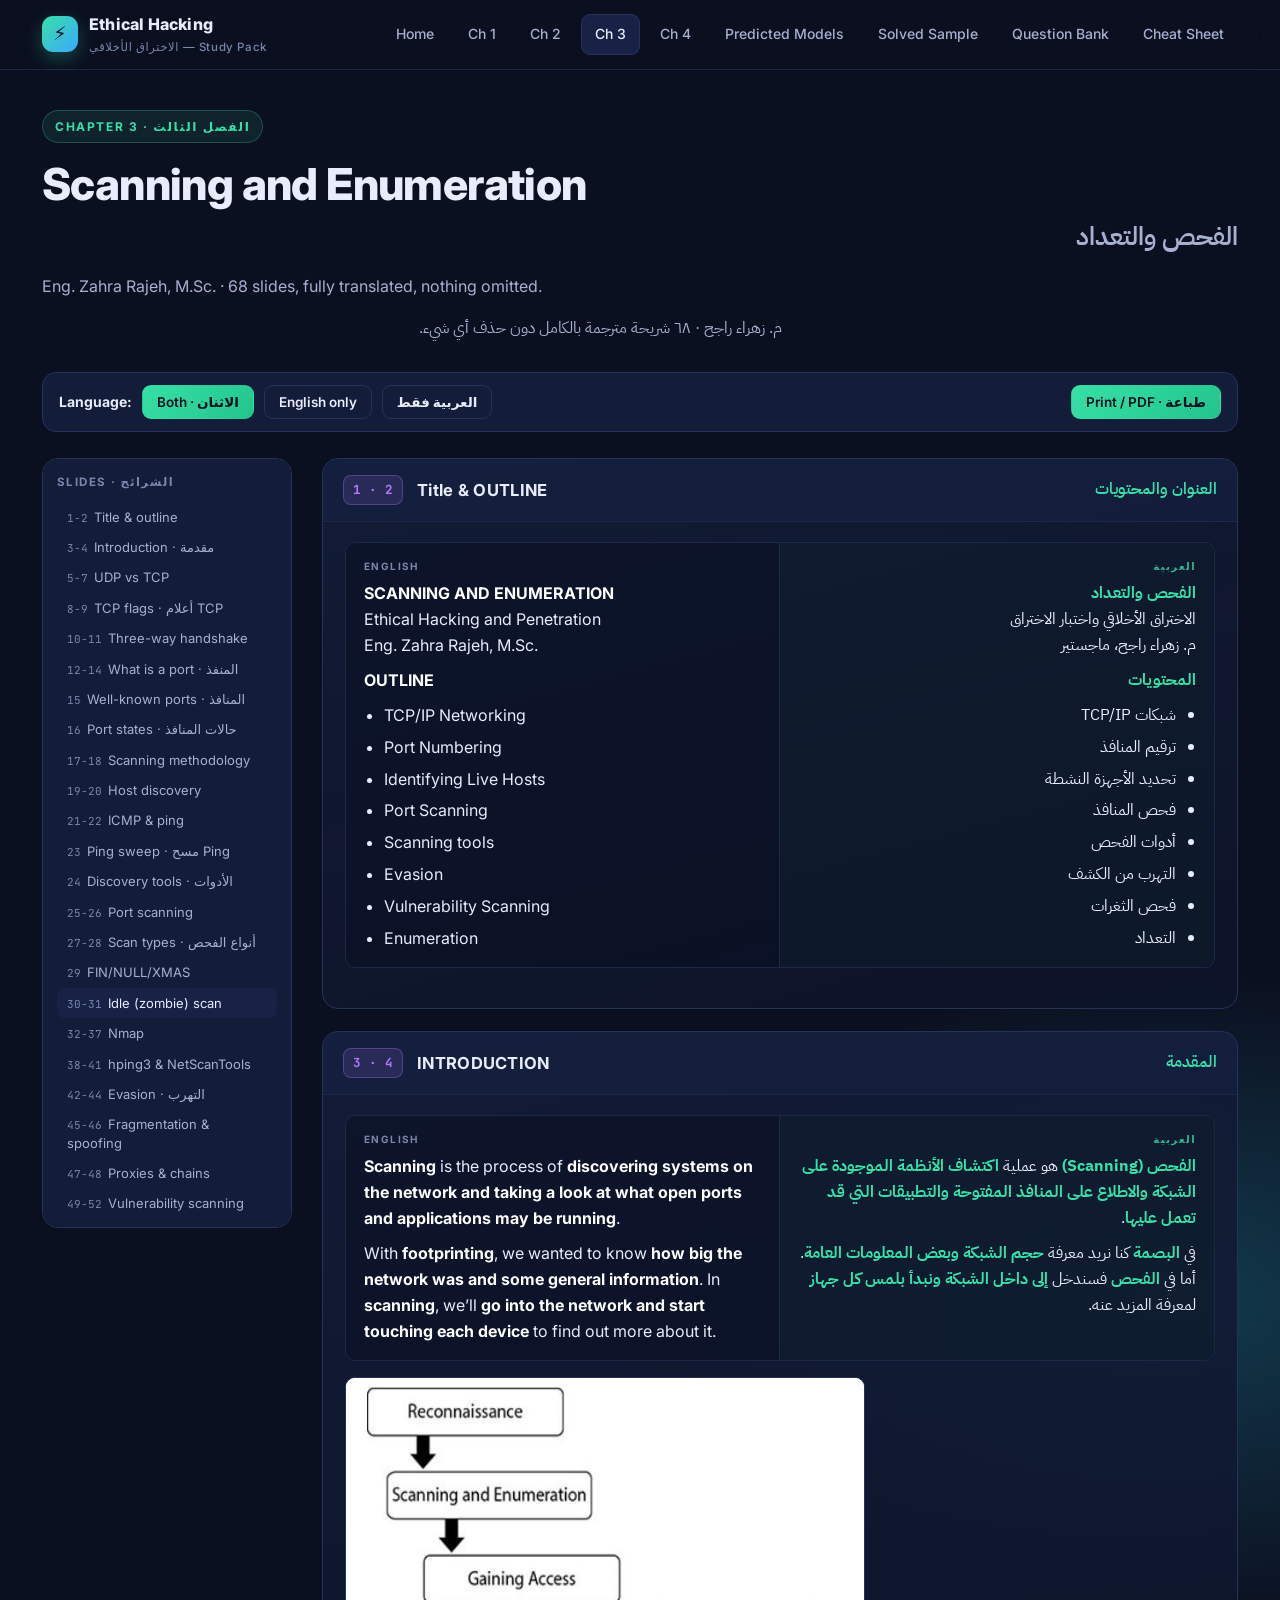
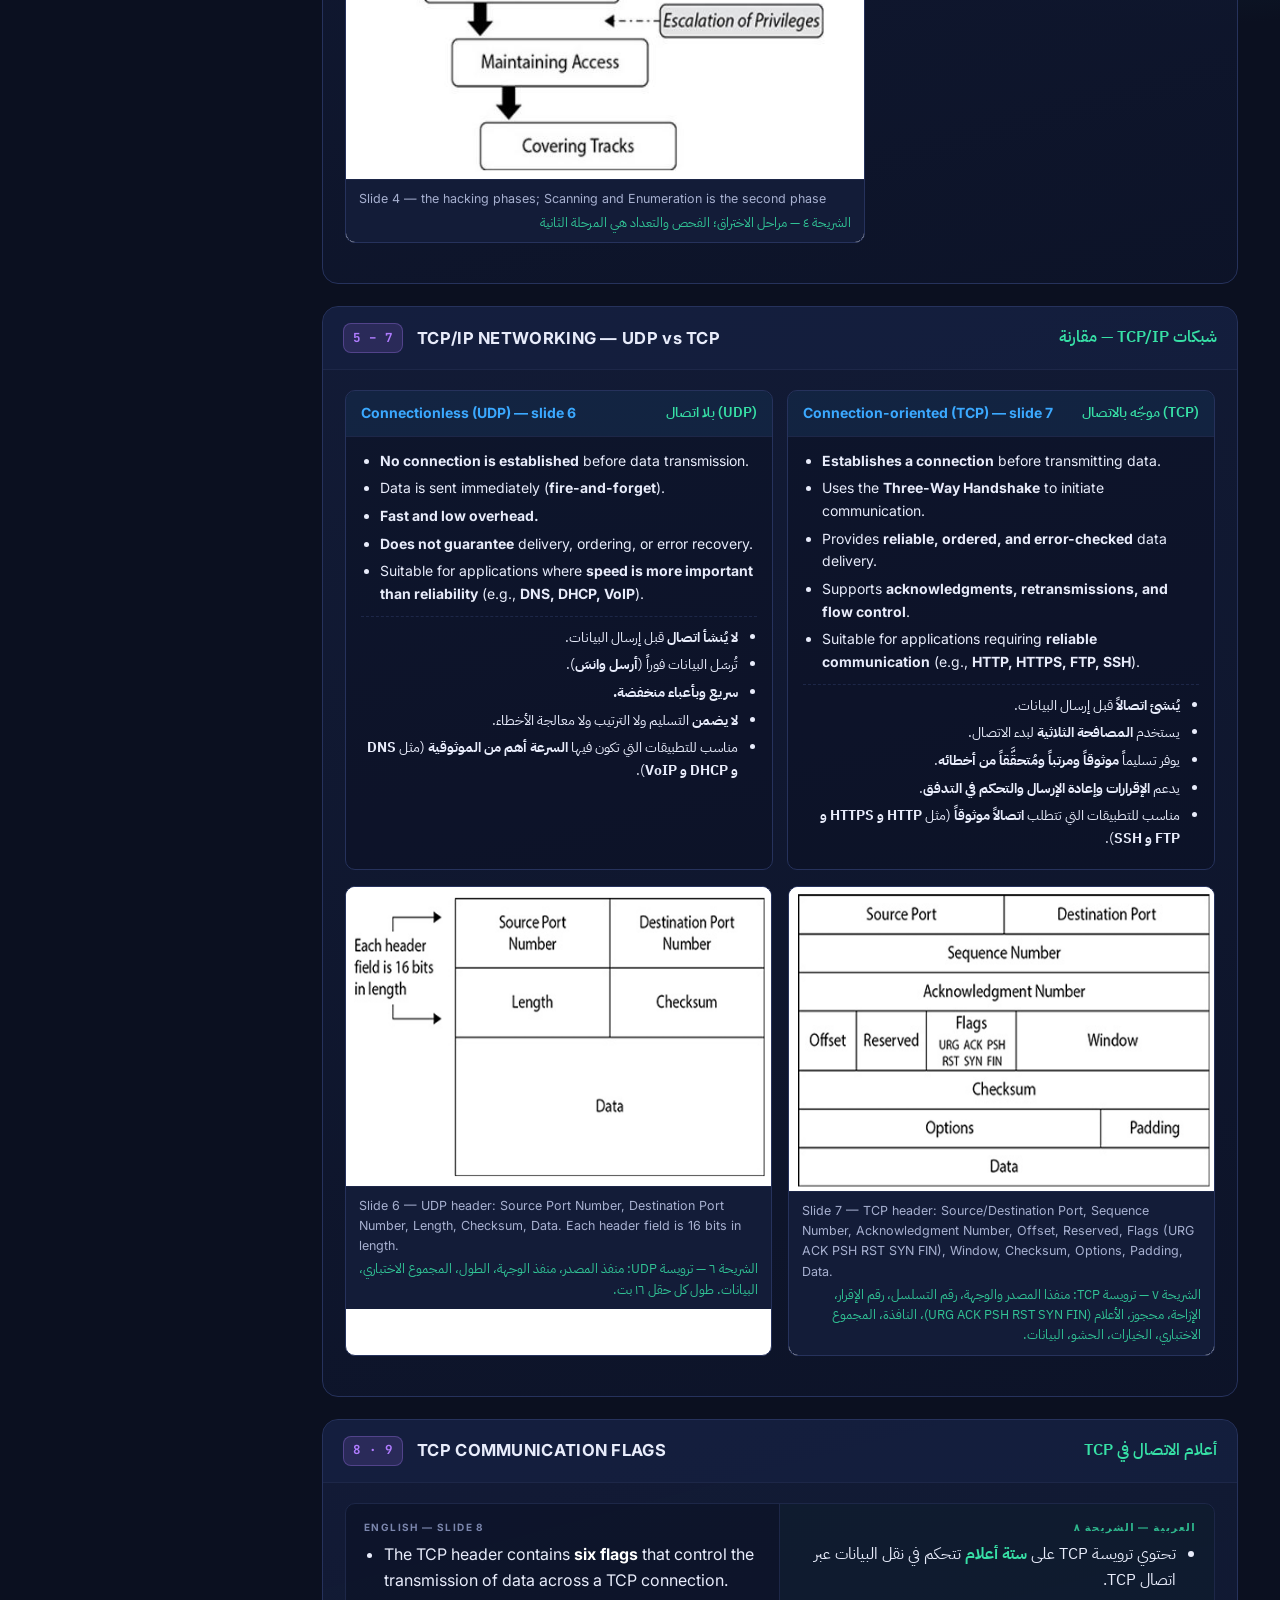
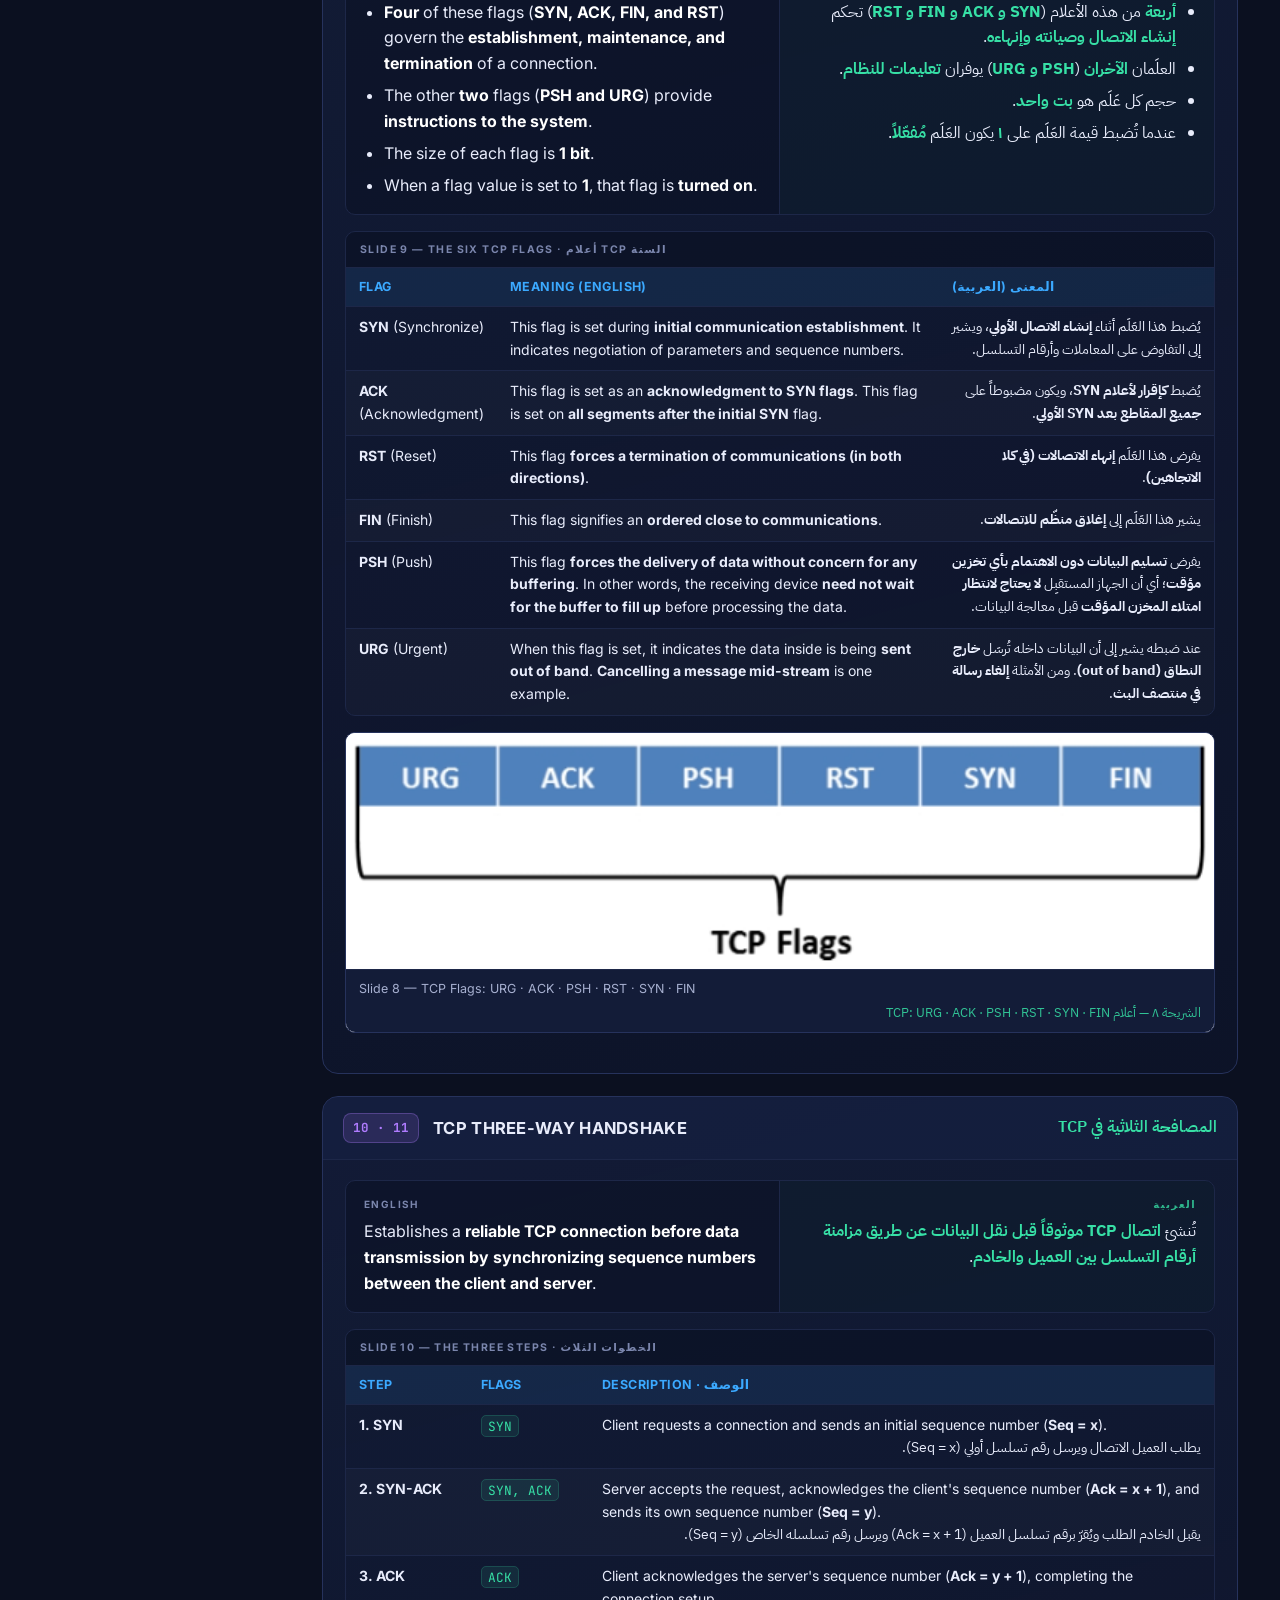
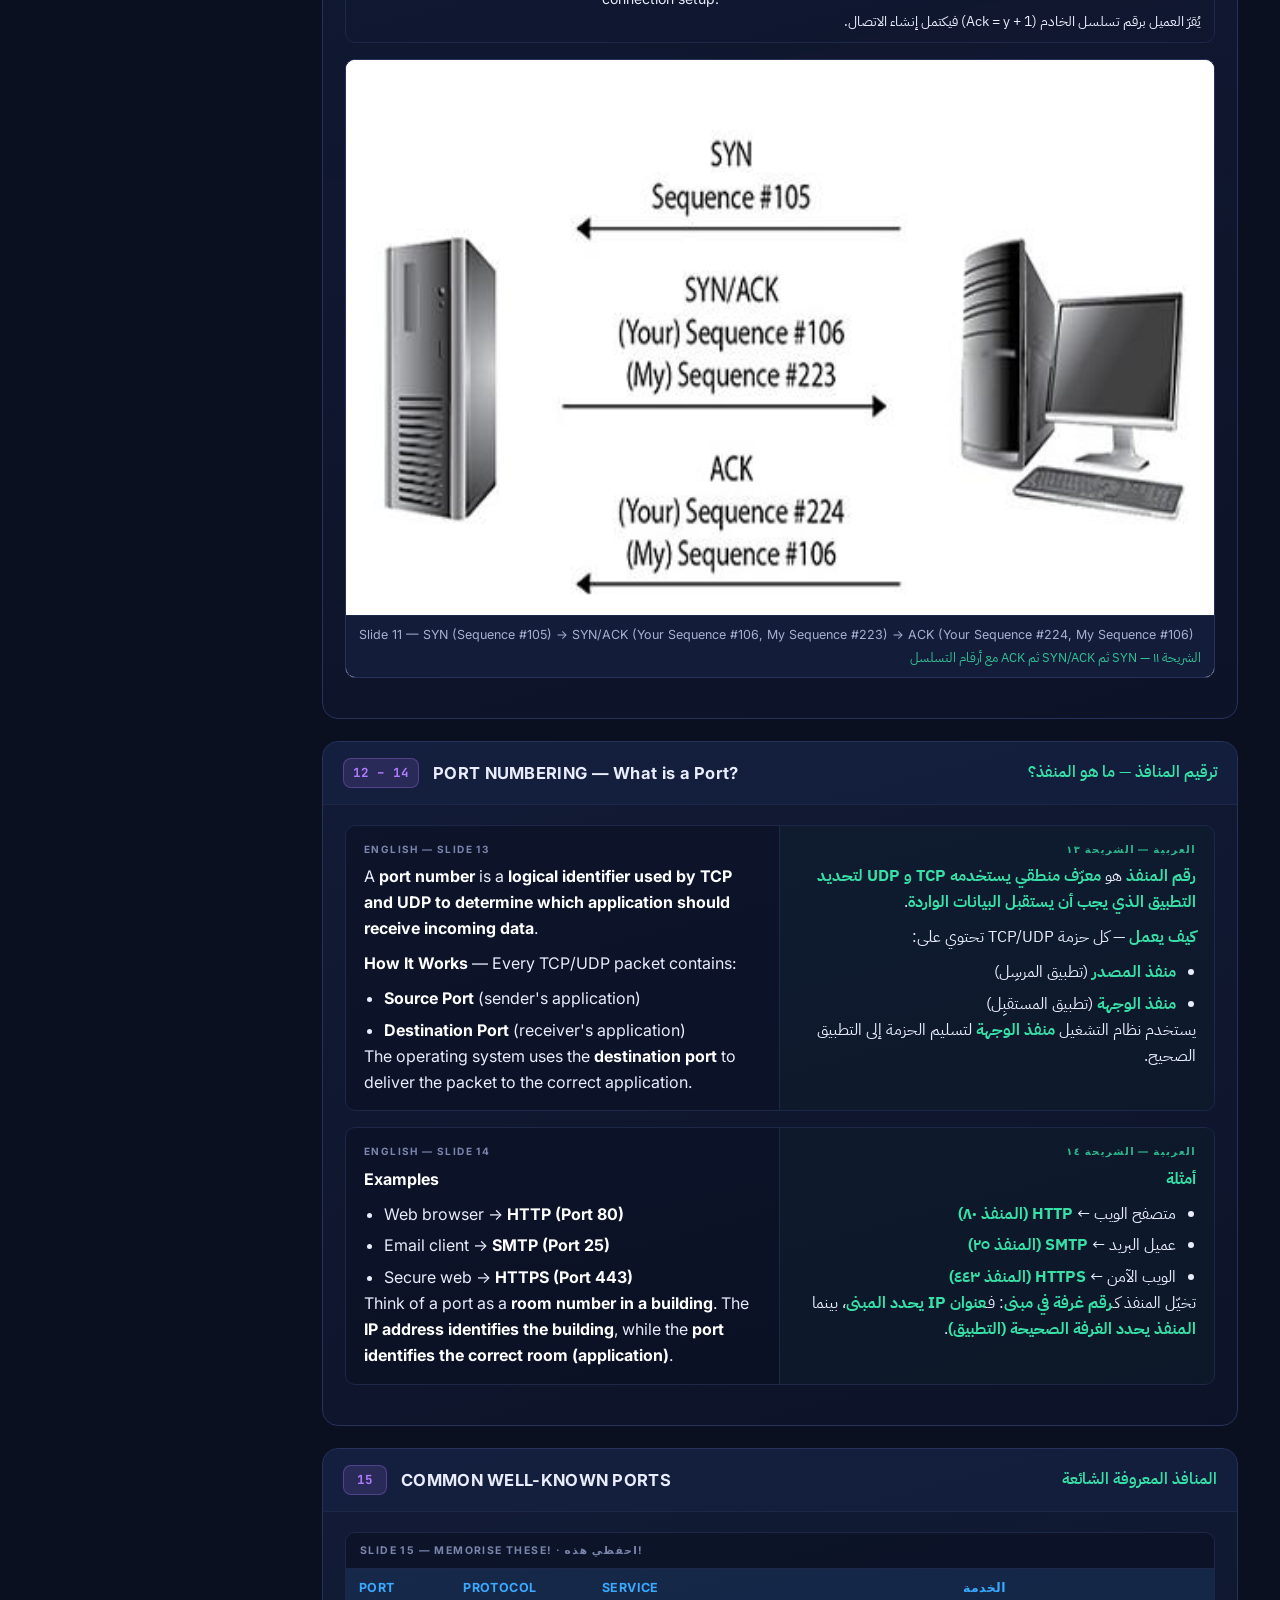
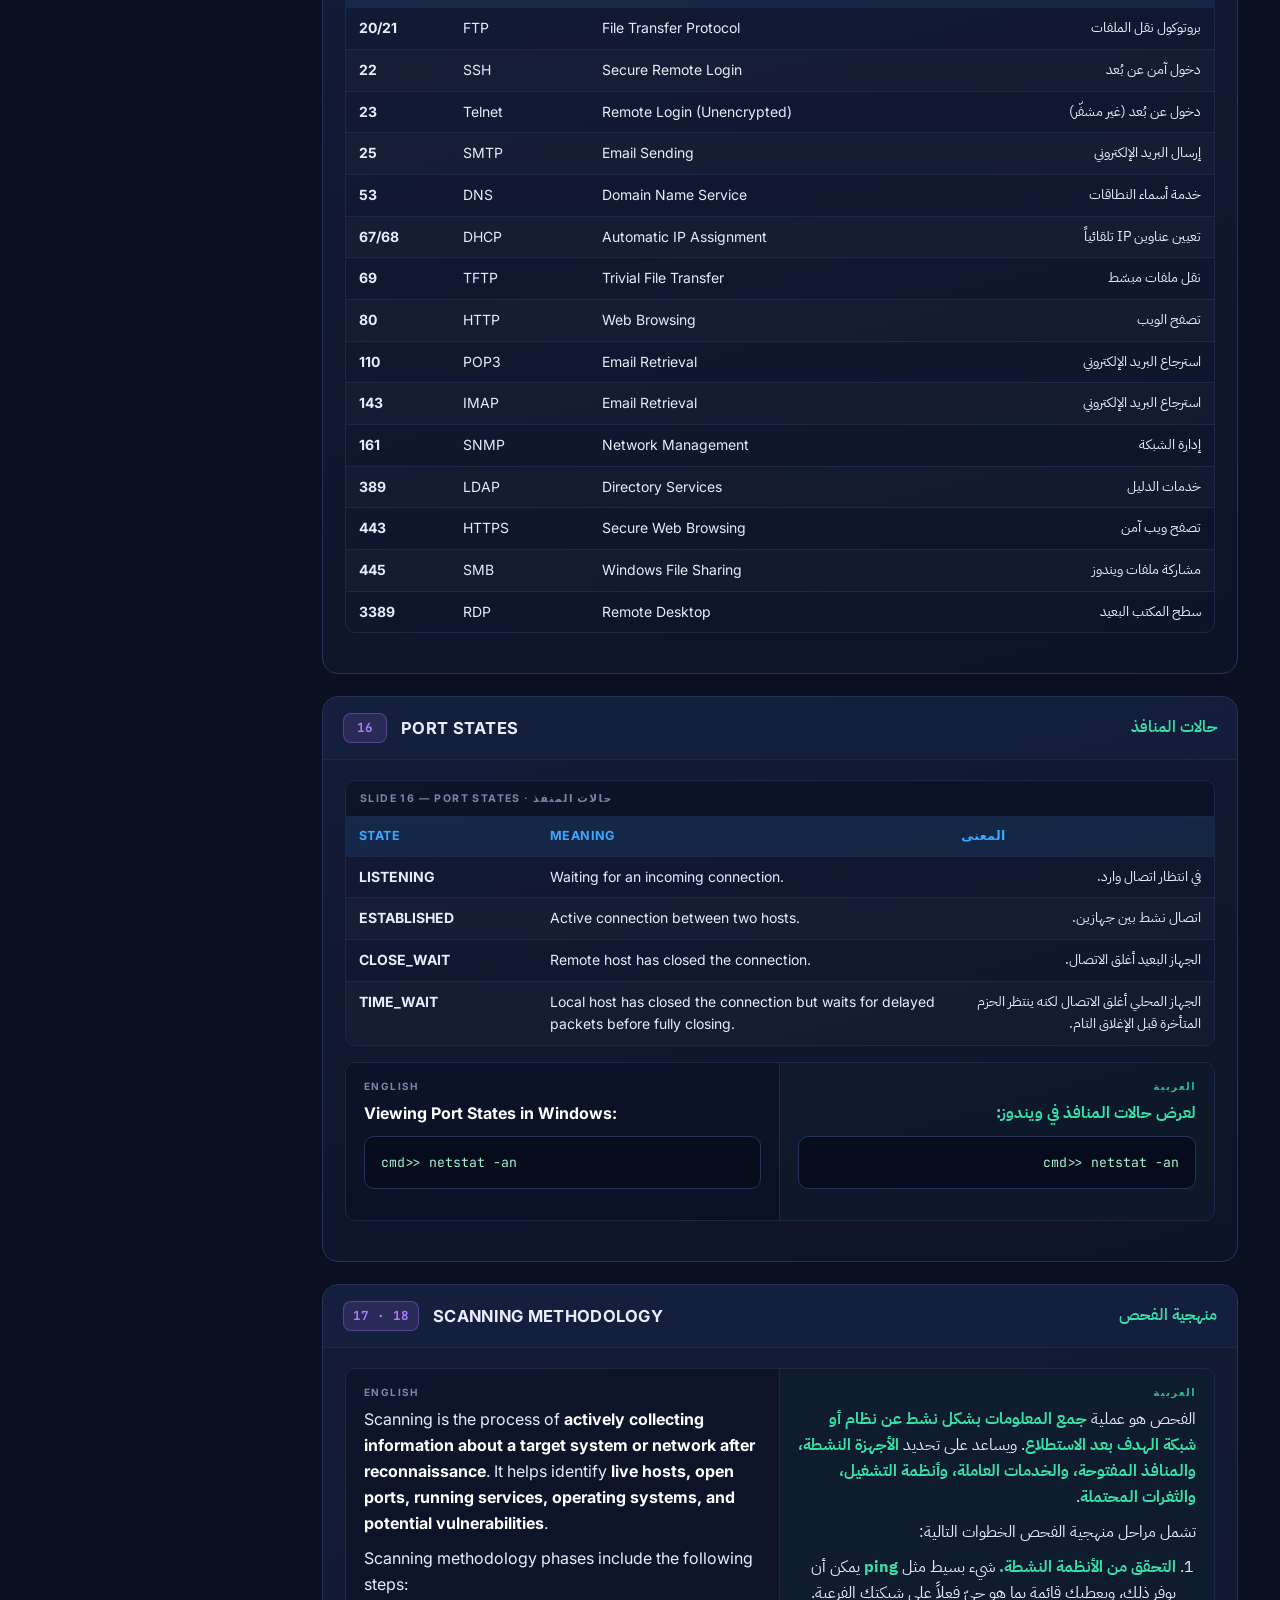
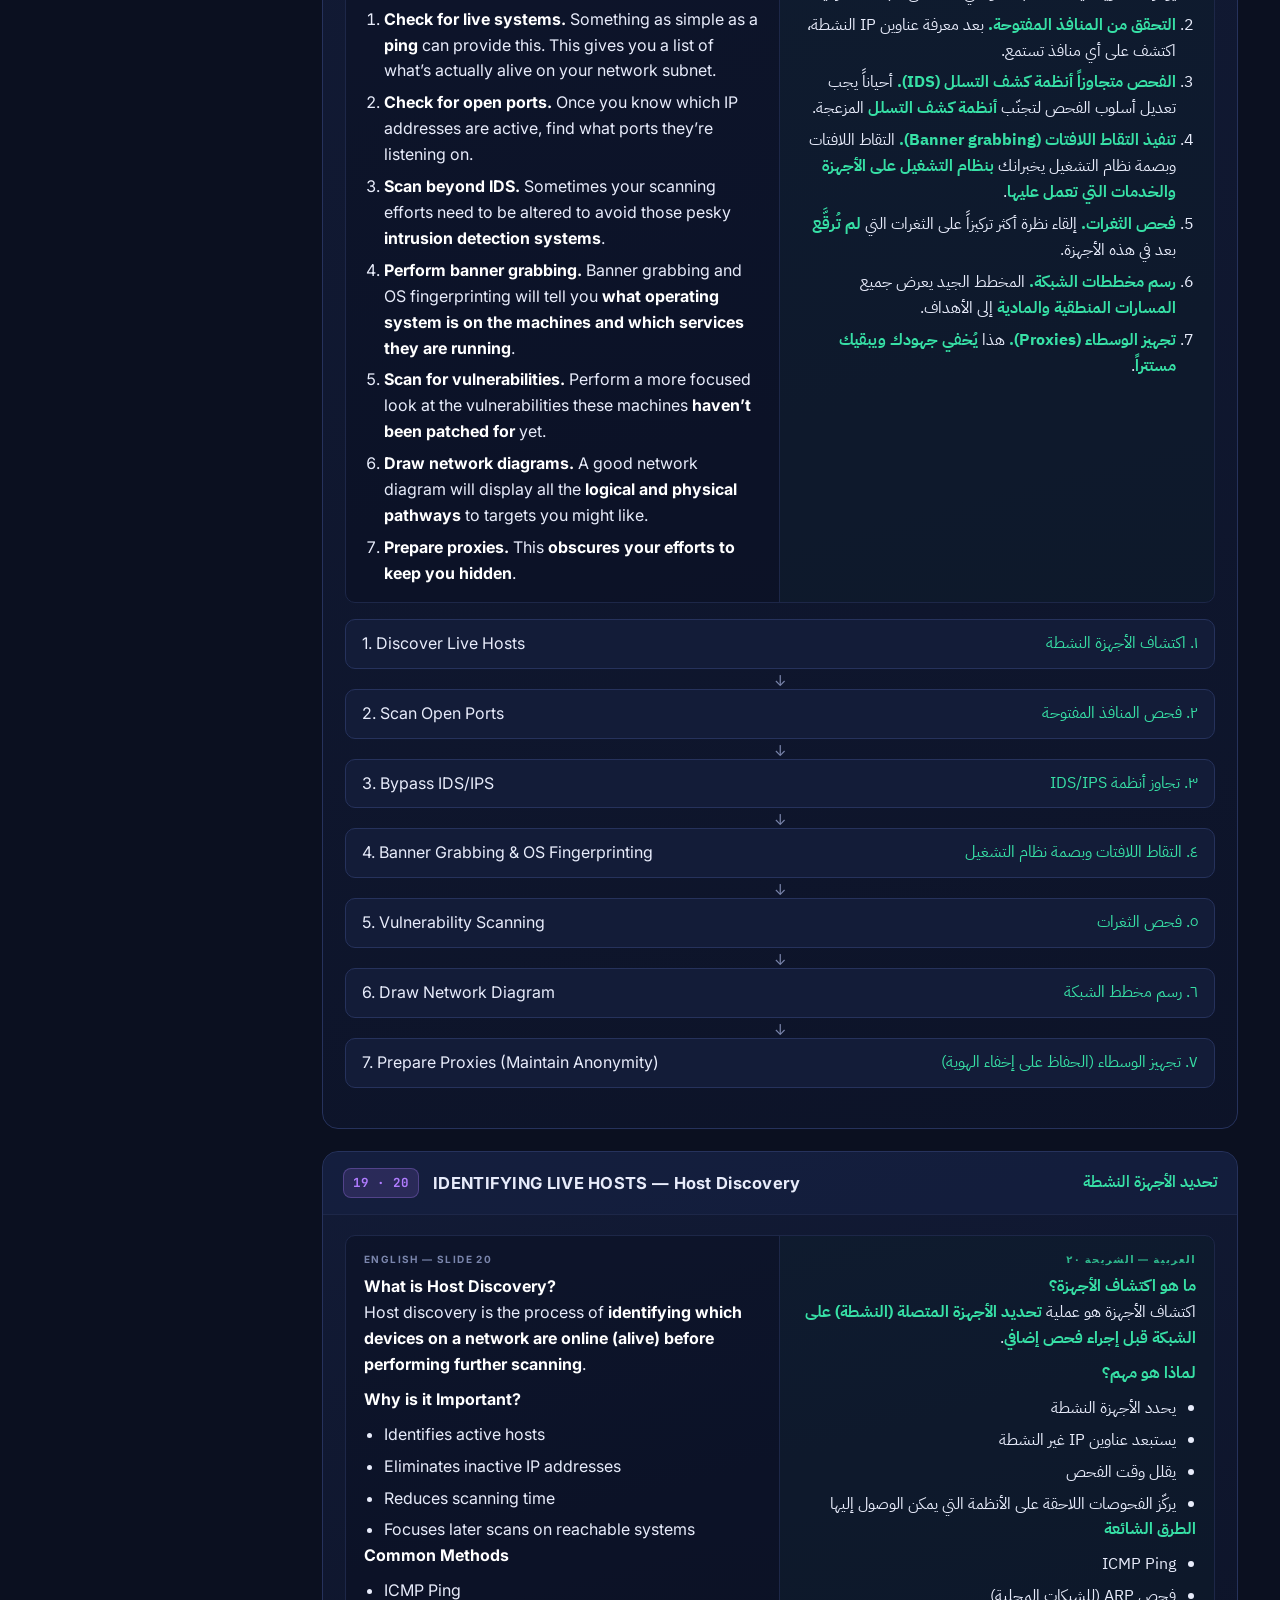
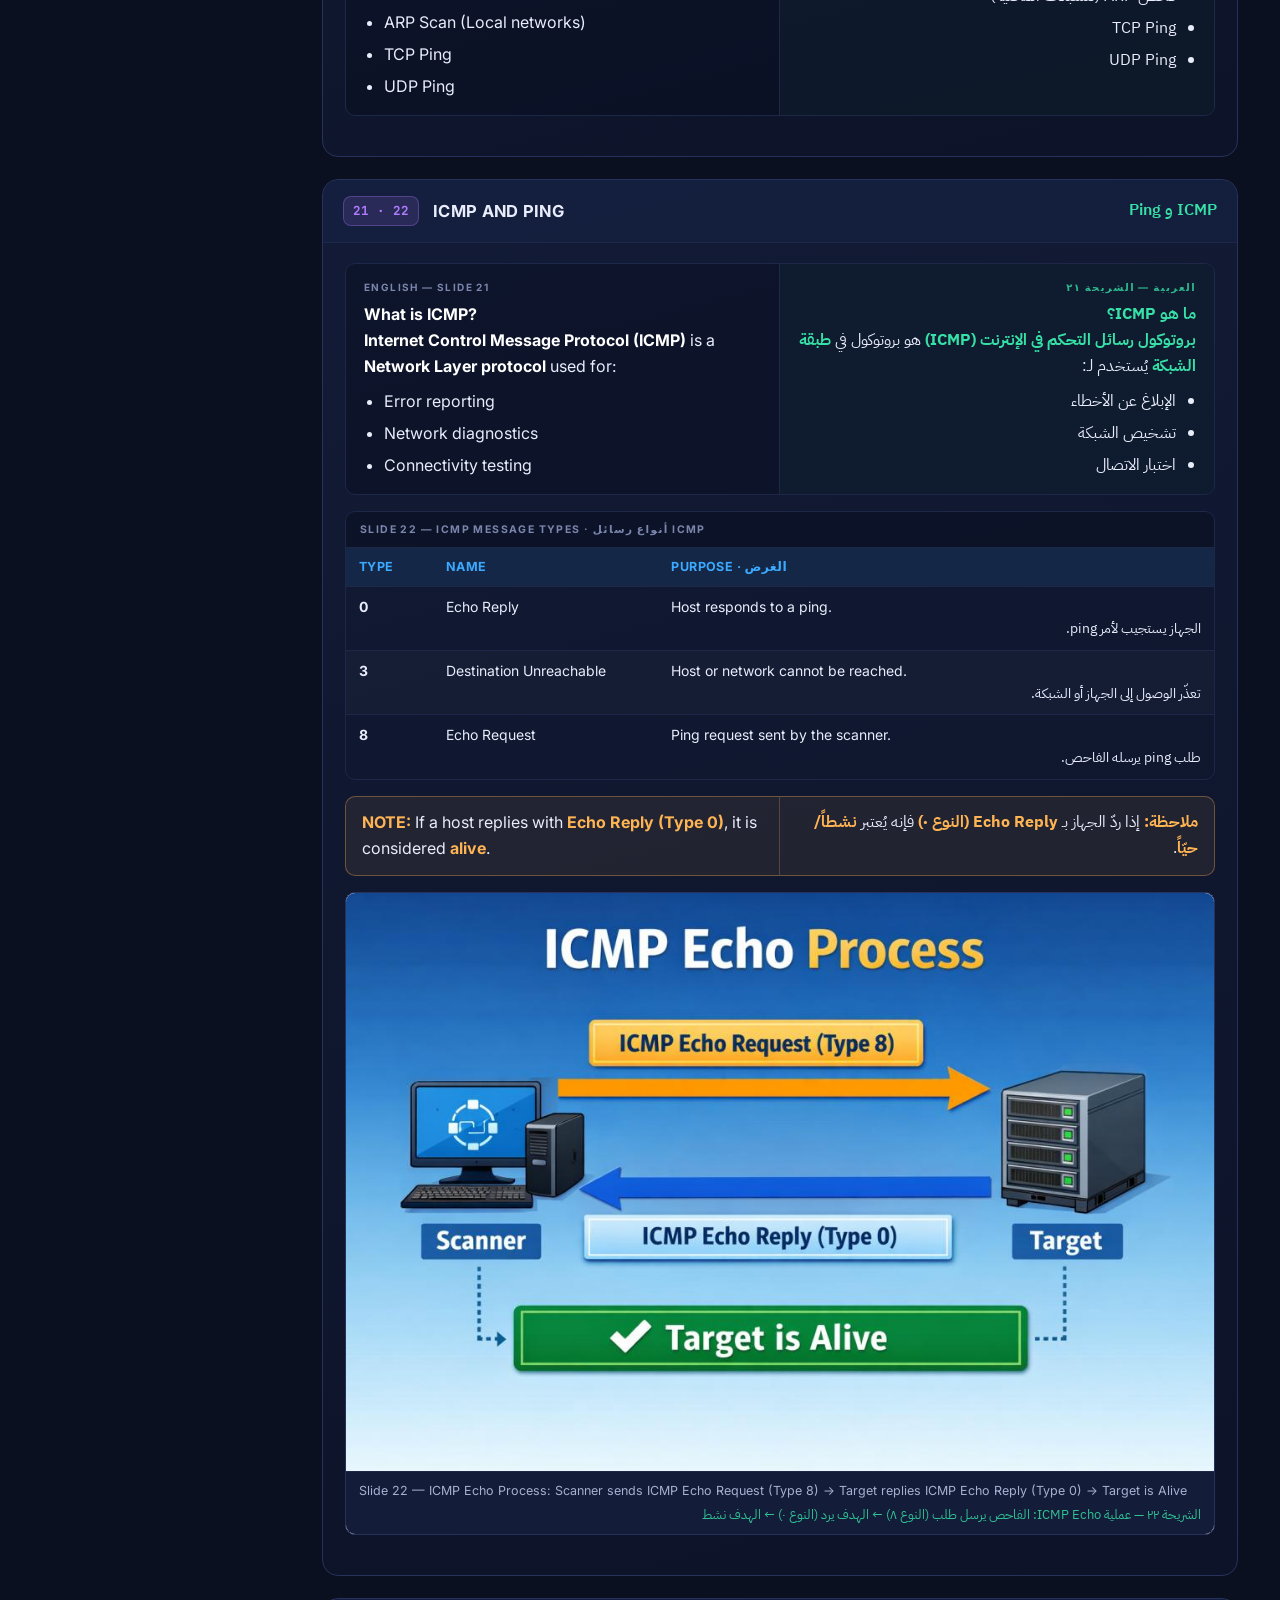
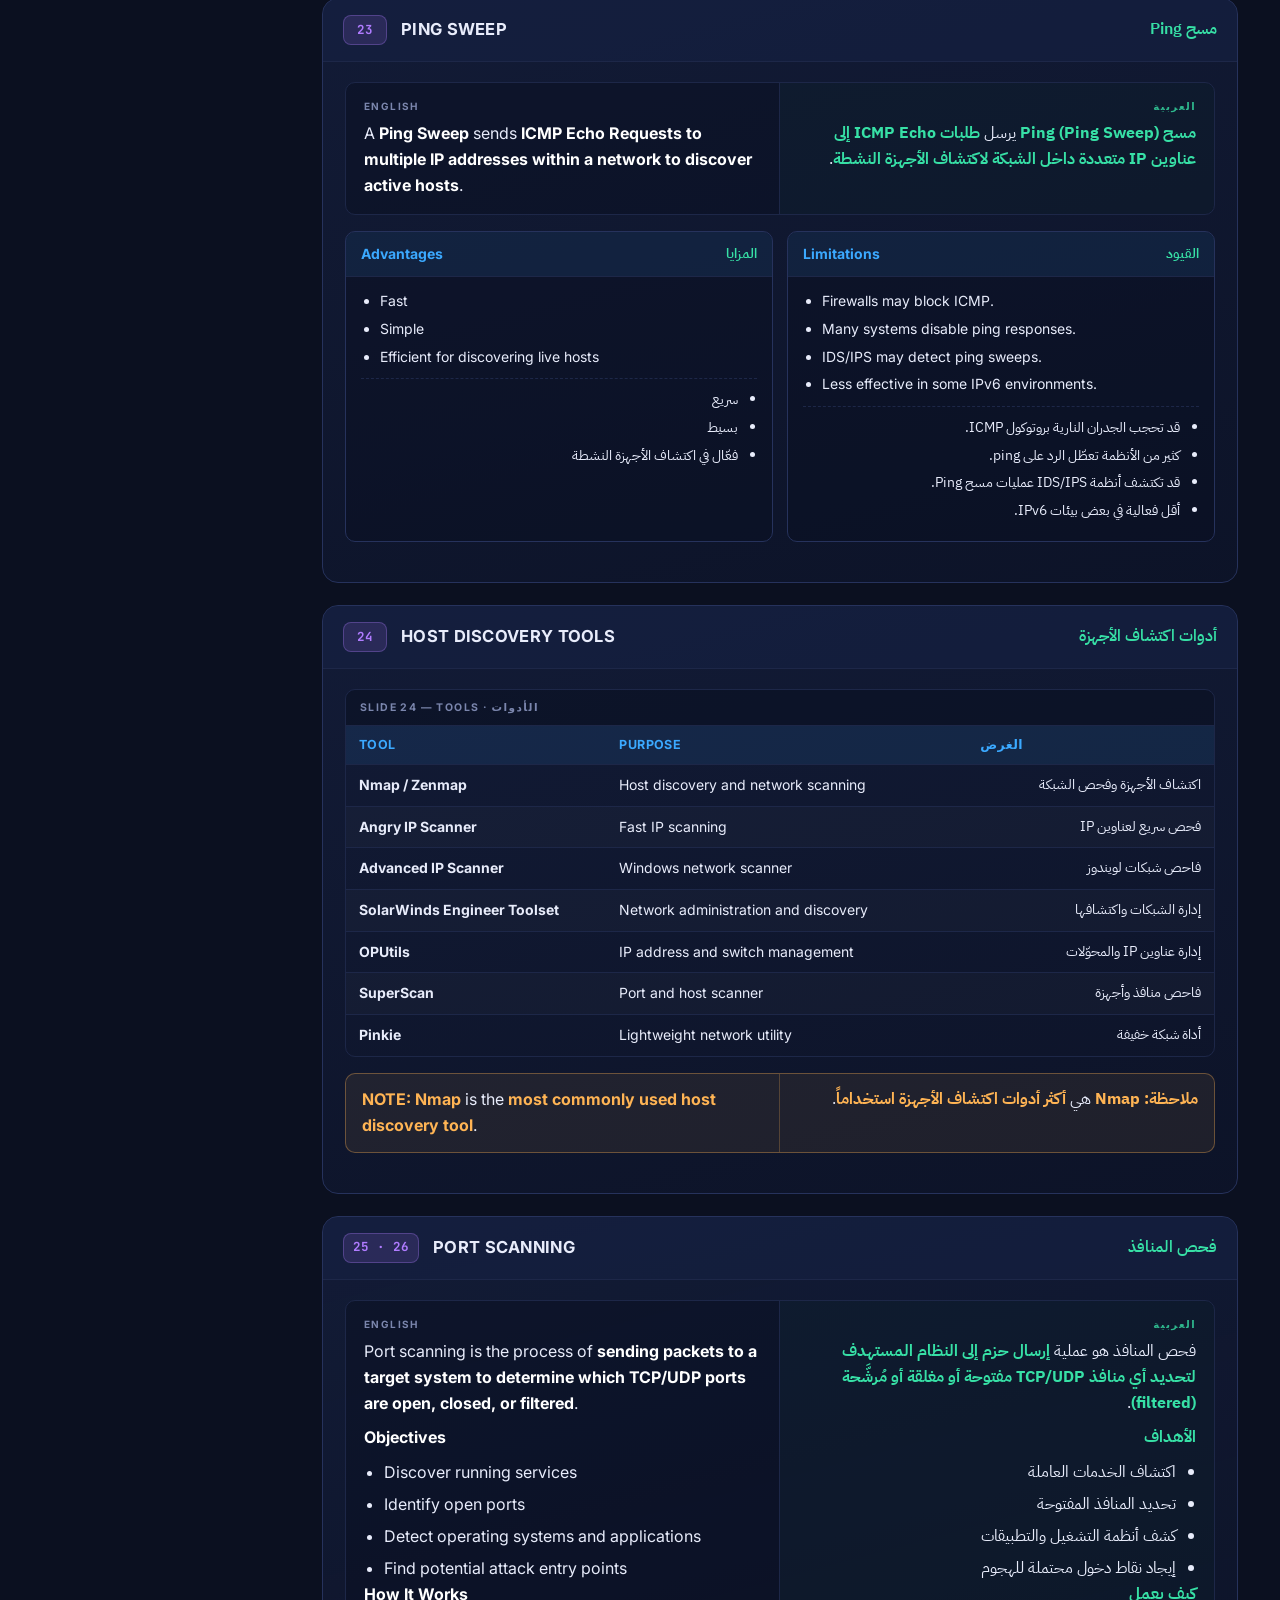
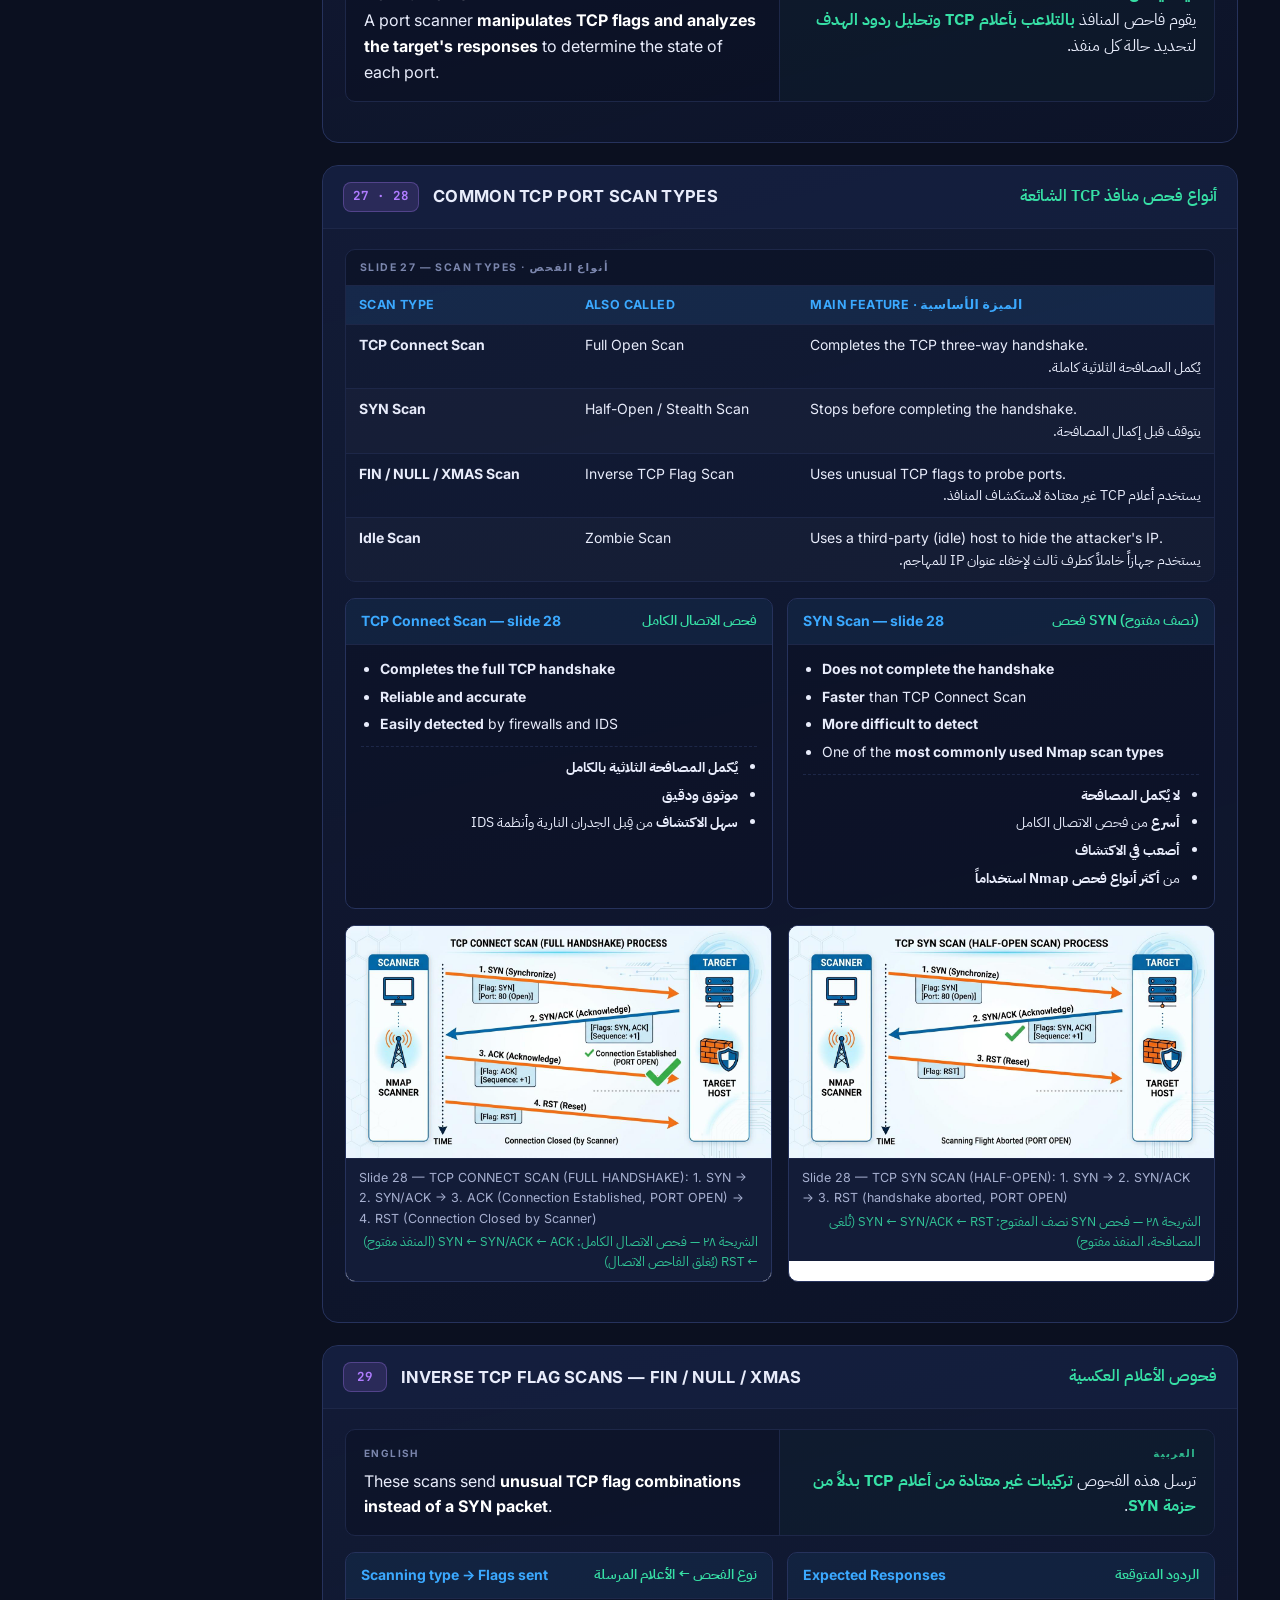
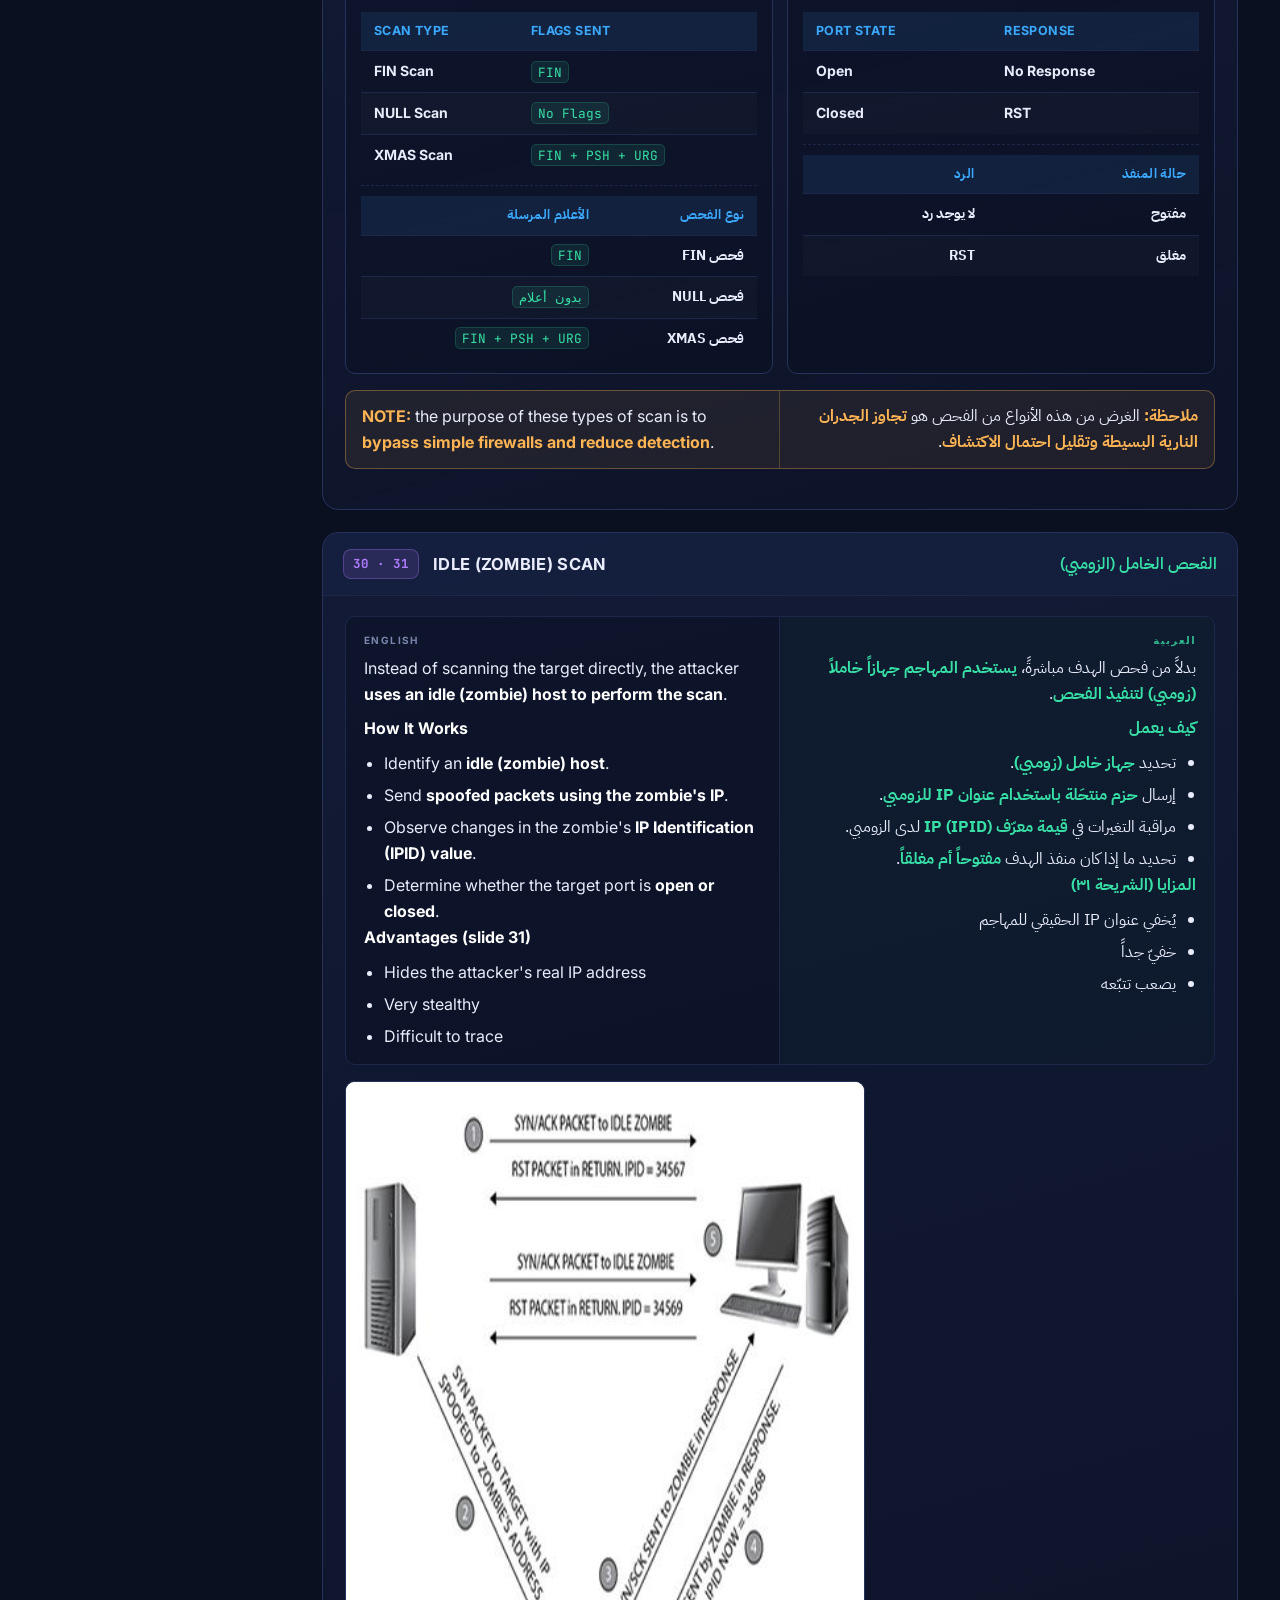
<file: site/ch3.html>
<!DOCTYPE html>
<html lang="en" dir="ltr">
<head>
<meta charset="utf-8">
<meta name="viewport" content="width=device-width, initial-scale=1">
<title>Ch 3 — Scanning &amp; Enumeration | الفحص والتعداد</title>
<link rel="stylesheet" href="css/style.css">
</head>
<body>

<header class="topbar">
  <div class="topbar-in">
    <a class="brand" href="index.html"><span class="logo">⚡</span><span>Ethical Hacking<small>الاختراق الأخلاقي — Study Pack</small></span></a>
    <nav class="nav">
      <a href="index.html">Home</a><a href="ch1.html">Ch 1</a><a href="ch2.html">Ch 2</a>
      <a href="ch3.html">Ch 3</a><a href="ch4.html">Ch 4</a><a href="predicted.html">Predicted Models</a><a href="exam.html">Solved Sample</a><a href="quiz.html">Question Bank</a><a href="cheatsheet.html">Cheat Sheet</a>
    </nav>
  </div>
</header>

<main class="wrap">
  <div class="page-head">
    <span class="kicker">Chapter 3 · الفصل الثالث</span>
    <h1>Scanning and Enumeration</h1>
    <p class="h1-ar">الفحص والتعداد</p>
    <p class="lede">Eng. Zahra Rajeh, M.Sc. · 68 slides, fully translated, nothing omitted.</p>
    <p class="lede lede-ar">م. زهراء راجح · ٦٨ شريحة مترجمة بالكامل دون حذف أي شيء.</p>
  </div>

  <div class="toolbar">
    <strong style="font-size:14px">Language:</strong>
    <button class="btn" data-lang-btn="both">Both · الاثنان</button>
    <button class="btn" data-lang-btn="en">English only</button>
    <button class="btn" data-lang-btn="ar">العربية فقط</button>
    <span class="sp"></span>
    <button class="btn primary" data-print>Print / PDF · طباعة</button>
  </div>

  <div class="layout">
    <aside class="sidenav no-print">
      <h4>Slides · الشرائح</h4>
      <a href="#s1"><span class="n">1-2</span>Title &amp; outline</a>
      <a href="#s3"><span class="n">3-4</span>Introduction · مقدمة</a>
      <a href="#s5"><span class="n">5-7</span>UDP vs TCP</a>
      <a href="#s8"><span class="n">8-9</span>TCP flags · أعلام TCP</a>
      <a href="#s10"><span class="n">10-11</span>Three-way handshake</a>
      <a href="#s12"><span class="n">12-14</span>What is a port · المنفذ</a>
      <a href="#s15"><span class="n">15</span>Well-known ports · المنافذ</a>
      <a href="#s16"><span class="n">16</span>Port states · حالات المنافذ</a>
      <a href="#s17"><span class="n">17-18</span>Scanning methodology</a>
      <a href="#s19"><span class="n">19-20</span>Host discovery</a>
      <a href="#s21"><span class="n">21-22</span>ICMP &amp; ping</a>
      <a href="#s23"><span class="n">23</span>Ping sweep · مسح Ping</a>
      <a href="#s24"><span class="n">24</span>Discovery tools · الأدوات</a>
      <a href="#s25"><span class="n">25-26</span>Port scanning</a>
      <a href="#s27"><span class="n">27-28</span>Scan types · أنواع الفحص</a>
      <a href="#s29"><span class="n">29</span>FIN/NULL/XMAS</a>
      <a href="#s30"><span class="n">30-31</span>Idle (zombie) scan</a>
      <a href="#s32"><span class="n">32-37</span>Nmap</a>
      <a href="#s38"><span class="n">38-41</span>hping3 &amp; NetScanTools</a>
      <a href="#s42"><span class="n">42-44</span>Evasion · التهرب</a>
      <a href="#s45"><span class="n">45-46</span>Fragmentation &amp; spoofing</a>
      <a href="#s47"><span class="n">47-48</span>Proxies &amp; chains</a>
      <a href="#s49"><span class="n">49-52</span>Vulnerability scanning</a>
      <a href="#s53"><span class="n">53-55</span>Enumeration · التعداد</a>
      <a href="#s56"><span class="n">56-60</span>Banner grabbing</a>
      <a href="#s61"><span class="n">61-63</span>NetBIOS</a>
      <a href="#s64"><span class="n">64-66</span>SNMP</a>
      <a href="#s67"><span class="n">67-68</span>Remember · تذكّر</a>
    </aside>

    <div>

    <section class="slide" id="s1">
      <div class="slide-head"><span class="sn">1 · 2</span><span class="t-en">Title &amp; OUTLINE</span><span class="t-ar">العنوان والمحتويات</span></div>
      <div class="slide-body">
        <div class="pair">
          <div class="en"><span class="lang-tag">English</span>
            <p><strong>SCANNING AND ENUMERATION</strong><br>Ethical Hacking and Penetration<br>Eng. Zahra Rajeh, M.Sc.</p>
            <p><strong>OUTLINE</strong></p>
            <ul><li>TCP/IP Networking</li><li>Port Numbering</li><li>Identifying Live Hosts</li><li>Port Scanning</li><li>Scanning tools</li><li>Evasion</li><li>Vulnerability Scanning</li><li>Enumeration</li></ul></div>
          <div class="ar"><span class="lang-tag">العربية</span>
            <p><strong>الفحص والتعداد</strong><br>الاختراق الأخلاقي واختبار الاختراق<br>م. زهراء راجح، ماجستير</p>
            <p><strong>المحتويات</strong></p>
            <ul><li>شبكات TCP/IP</li><li>ترقيم المنافذ</li><li>تحديد الأجهزة النشطة</li><li>فحص المنافذ</li><li>أدوات الفحص</li><li>التهرب من الكشف</li><li>فحص الثغرات</li><li>التعداد</li></ul></div>
        </div>
      </div>
    </section>

    <section class="slide" id="s3">
      <div class="slide-head"><span class="sn">3 · 4</span><span class="t-en">INTRODUCTION</span><span class="t-ar">المقدمة</span></div>
      <div class="slide-body">
        <div class="pair">
          <div class="en"><span class="lang-tag">English</span>
            <p><strong>Scanning</strong> is the process of <strong>discovering systems on the network and taking a look at what open ports and applications may be running</strong>.</p>
            <p>With <strong>footprinting</strong>, we wanted to know <strong>how big the network was and some general information</strong>. In <strong>scanning</strong>, we’ll <strong>go into the network and start touching each device</strong> to find out more about it.</p></div>
          <div class="ar"><span class="lang-tag">العربية</span>
            <p><strong>الفحص (Scanning)</strong> هو عملية <strong>اكتشاف الأنظمة الموجودة على الشبكة والاطلاع على المنافذ المفتوحة والتطبيقات التي قد تعمل عليها</strong>.</p>
            <p>في <strong>البصمة</strong> كنا نريد معرفة <strong>حجم الشبكة وبعض المعلومات العامة</strong>. أما في <strong>الفحص</strong> فسندخل <strong>إلى داخل الشبكة ونبدأ بلمس كل جهاز</strong> لمعرفة المزيد عنه.</p></div>
        </div>
        <div class="figs"><div class="fig narrow"><img src="img/ch3_p4_0.jpeg" alt="Hacking phases">
          <div class="cap"><span class="en-cap">Slide 4 — the hacking phases; Scanning and Enumeration is the second phase</span><span class="ar-cap">الشريحة ٤ — مراحل الاختراق؛ الفحص والتعداد هي المرحلة الثانية</span></div></div></div>
      </div>
    </section>

    <section class="slide" id="s5">
      <div class="slide-head"><span class="sn">5 – 7</span><span class="t-en">TCP/IP NETWORKING — UDP vs TCP</span><span class="t-ar">شبكات TCP/IP — مقارنة</span></div>
      <div class="slide-body">
        <div class="compare">
          <div class="col">
            <h4><span class="en">Connectionless (UDP) — slide 6</span><span class="ar">بلا اتصال (UDP)</span></h4>
            <div class="body">
              <div class="en"><ul>
                <li><strong>No connection is established</strong> before data transmission.</li>
                <li>Data is sent immediately (<strong>fire-and-forget</strong>).</li>
                <li><strong>Fast and low overhead.</strong></li>
                <li><strong>Does not guarantee</strong> delivery, ordering, or error recovery.</li>
                <li>Suitable for applications where <strong>speed is more important than reliability</strong> (e.g., <strong>DNS, DHCP, VoIP</strong>).</li>
              </ul></div>
              <div class="ar"><ul>
                <li><strong>لا يُنشأ اتصال</strong> قبل إرسال البيانات.</li>
                <li>تُرسَل البيانات فوراً (<strong>أرسل وانسَ</strong>).</li>
                <li><strong>سريع وبأعباء منخفضة.</strong></li>
                <li><strong>لا يضمن</strong> التسليم ولا الترتيب ولا معالجة الأخطاء.</li>
                <li>مناسب للتطبيقات التي تكون فيها <strong>السرعة أهم من الموثوقية</strong> (مثل <strong>DNS و DHCP و VoIP</strong>).</li>
              </ul></div>
            </div>
          </div>
          <div class="col">
            <h4><span class="en">Connection-oriented (TCP) — slide 7</span><span class="ar">موجّه بالاتصال (TCP)</span></h4>
            <div class="body">
              <div class="en"><ul>
                <li><strong>Establishes a connection</strong> before transmitting data.</li>
                <li>Uses the <strong>Three-Way Handshake</strong> to initiate communication.</li>
                <li>Provides <strong>reliable, ordered, and error-checked</strong> data delivery.</li>
                <li>Supports <strong>acknowledgments, retransmissions, and flow control</strong>.</li>
                <li>Suitable for applications requiring <strong>reliable communication</strong> (e.g., <strong>HTTP, HTTPS, FTP, SSH</strong>).</li>
              </ul></div>
              <div class="ar"><ul>
                <li><strong>يُنشئ اتصالاً</strong> قبل إرسال البيانات.</li>
                <li>يستخدم <strong>المصافحة الثلاثية</strong> لبدء الاتصال.</li>
                <li>يوفر تسليماً <strong>موثوقاً ومرتباً ومُتحقَّقاً من أخطائه</strong>.</li>
                <li>يدعم <strong>الإقرارات وإعادة الإرسال والتحكم في التدفق</strong>.</li>
                <li>مناسب للتطبيقات التي تتطلب <strong>اتصالاً موثوقاً</strong> (مثل <strong>HTTP و HTTPS و FTP و SSH</strong>).</li>
              </ul></div>
            </div>
          </div>
        </div>
        <div class="figs">
          <div class="fig"><img src="img/ch3_p6_0.png" alt="UDP header">
            <div class="cap"><span class="en-cap">Slide 6 — UDP header: Source Port Number, Destination Port Number, Length, Checksum, Data. Each header field is 16 bits in length.</span><span class="ar-cap">الشريحة ٦ — ترويسة UDP: منفذ المصدر، منفذ الوجهة، الطول، المجموع الاختباري، البيانات. طول كل حقل ١٦ بت.</span></div></div>
          <div class="fig"><img src="img/ch3_p7_0.png" alt="TCP header">
            <div class="cap"><span class="en-cap">Slide 7 — TCP header: Source/Destination Port, Sequence Number, Acknowledgment Number, Offset, Reserved, Flags (URG ACK PSH RST SYN FIN), Window, Checksum, Options, Padding, Data.</span><span class="ar-cap">الشريحة ٧ — ترويسة TCP: منفذا المصدر والوجهة، رقم التسلسل، رقم الإقرار، الإزاحة، محجوز، الأعلام (URG ACK PSH RST SYN FIN)، النافذة، المجموع الاختباري، الخيارات، الحشو، البيانات.</span></div></div>
        </div>
      </div>
    </section>

    <section class="slide" id="s8">
      <div class="slide-head"><span class="sn">8 · 9</span><span class="t-en">TCP COMMUNICATION FLAGS</span><span class="t-ar">أعلام الاتصال في TCP</span></div>
      <div class="slide-body">
        <div class="pair">
          <div class="en"><span class="lang-tag">English — slide 8</span>
            <ul>
              <li>The TCP header contains <strong>six flags</strong> that control the transmission of data across a TCP connection.</li>
              <li><strong>Four</strong> of these flags (<strong>SYN, ACK, FIN, and RST</strong>) govern the <strong>establishment, maintenance, and termination</strong> of a connection.</li>
              <li>The other <strong>two</strong> flags (<strong>PSH and URG</strong>) provide <strong>instructions to the system</strong>.</li>
              <li>The size of each flag is <strong>1 bit</strong>.</li>
              <li>When a flag value is set to <strong>1</strong>, that flag is <strong>turned on</strong>.</li>
            </ul></div>
          <div class="ar"><span class="lang-tag">العربية — الشريحة ٨</span>
            <ul>
              <li>تحتوي ترويسة TCP على <strong>ستة أعلام</strong> تتحكم في نقل البيانات عبر اتصال TCP.</li>
              <li><strong>أربعة</strong> من هذه الأعلام (<strong>SYN و ACK و FIN و RST</strong>) تحكم <strong>إنشاء الاتصال وصيانته وإنهاءه</strong>.</li>
              <li>العلَمان <strong>الآخران</strong> (<strong>PSH و URG</strong>) يوفران <strong>تعليمات للنظام</strong>.</li>
              <li>حجم كل عَلَم هو <strong>بت واحد</strong>.</li>
              <li>عندما تُضبط قيمة العَلَم على <strong>١</strong> يكون العَلَم <strong>مُفعّلاً</strong>.</li>
            </ul></div>
        </div>

        <div class="tbl-box">
          <div class="tbl-lbl">Slide 9 — The six TCP flags · أعلام TCP الستة</div>
          <table>
            <thead><tr><th style="width:16%">Flag</th><th>Meaning (English)</th><th>المعنى (العربية)</th></tr></thead>
            <tbody>
              <tr><td><strong>SYN</strong> (Synchronize)</td><td>This flag is set during <strong>initial communication establishment</strong>. It indicates negotiation of parameters and sequence numbers.</td><td class="tbl-ar" style="text-align:right">يُضبط هذا العَلَم أثناء <strong>إنشاء الاتصال الأولي</strong>، ويشير إلى التفاوض على المعاملات وأرقام التسلسل.</td></tr>
              <tr><td><strong>ACK</strong> (Acknowledgment)</td><td>This flag is set as an <strong>acknowledgment to SYN flags</strong>. This flag is set on <strong>all segments after the initial SYN</strong> flag.</td><td class="tbl-ar" style="text-align:right">يُضبط <strong>كإقرار لأعلام SYN</strong>، ويكون مضبوطاً على <strong>جميع المقاطع بعد SYN الأولي</strong>.</td></tr>
              <tr><td><strong>RST</strong> (Reset)</td><td>This flag <strong>forces a termination of communications (in both directions)</strong>.</td><td class="tbl-ar" style="text-align:right">يفرض هذا العَلَم <strong>إنهاء الاتصالات (في كلا الاتجاهين)</strong>.</td></tr>
              <tr><td><strong>FIN</strong> (Finish)</td><td>This flag signifies an <strong>ordered close to communications</strong>.</td><td class="tbl-ar" style="text-align:right">يشير هذا العَلَم إلى <strong>إغلاق منظّم للاتصالات</strong>.</td></tr>
              <tr><td><strong>PSH</strong> (Push)</td><td>This flag <strong>forces the delivery of data without concern for any buffering</strong>. In other words, the receiving device <strong>need not wait for the buffer to fill up</strong> before processing the data.</td><td class="tbl-ar" style="text-align:right">يفرض <strong>تسليم البيانات دون الاهتمام بأي تخزين مؤقت</strong>؛ أي أن الجهاز المستقبِل <strong>لا يحتاج لانتظار امتلاء المخزن المؤقت</strong> قبل معالجة البيانات.</td></tr>
              <tr><td><strong>URG</strong> (Urgent)</td><td>When this flag is set, it indicates the data inside is being <strong>sent out of band</strong>. <strong>Cancelling a message mid-stream</strong> is one example.</td><td class="tbl-ar" style="text-align:right">عند ضبطه يشير إلى أن البيانات داخله تُرسَل <strong>خارج النطاق (out of band)</strong>. ومن الأمثلة <strong>إلغاء رسالة في منتصف البث</strong>.</td></tr>
            </tbody>
          </table>
        </div>
        <div class="figs"><div class="fig"><img src="img/ch3_p8_0.png" alt="TCP flags URG ACK PSH RST SYN FIN">
          <div class="cap"><span class="en-cap">Slide 8 — TCP Flags: URG · ACK · PSH · RST · SYN · FIN</span><span class="ar-cap">الشريحة ٨ — أعلام TCP: URG · ACK · PSH · RST · SYN · FIN</span></div></div></div>
      </div>
    </section>

    <section class="slide" id="s10">
      <div class="slide-head"><span class="sn">10 · 11</span><span class="t-en">TCP THREE-WAY HANDSHAKE</span><span class="t-ar">المصافحة الثلاثية في TCP</span></div>
      <div class="slide-body">
        <div class="pair">
          <div class="en"><span class="lang-tag">English</span>
            <p>Establishes a <strong>reliable TCP connection before data transmission by synchronizing sequence numbers between the client and server</strong>.</p></div>
          <div class="ar"><span class="lang-tag">العربية</span>
            <p>تُنشئ <strong>اتصال TCP موثوقاً قبل نقل البيانات عن طريق مزامنة أرقام التسلسل بين العميل والخادم</strong>.</p></div>
        </div>

        <div class="tbl-box">
          <div class="tbl-lbl">Slide 10 — The three steps · الخطوات الثلاث</div>
          <table>
            <thead><tr><th style="width:14%">Step</th><th style="width:14%">Flags</th><th>Description · الوصف</th></tr></thead>
            <tbody>
              <tr><td><strong>1. SYN</strong></td><td><code>SYN</code></td><td>Client requests a connection and sends an initial sequence number (<strong>Seq = x</strong>).<div class="tbl-ar" style="text-align:right">يطلب العميل الاتصال ويرسل رقم تسلسل أولي (Seq = x).</div></td></tr>
              <tr><td><strong>2. SYN-ACK</strong></td><td><code>SYN, ACK</code></td><td>Server accepts the request, acknowledges the client's sequence number (<strong>Ack = x + 1</strong>), and sends its own sequence number (<strong>Seq = y</strong>).<div class="tbl-ar" style="text-align:right">يقبل الخادم الطلب ويُقرّ برقم تسلسل العميل (Ack = x + 1) ويرسل رقم تسلسله الخاص (Seq = y).</div></td></tr>
              <tr><td><strong>3. ACK</strong></td><td><code>ACK</code></td><td>Client acknowledges the server's sequence number (<strong>Ack = y + 1</strong>), completing the connection setup.<div class="tbl-ar" style="text-align:right">يُقرّ العميل برقم تسلسل الخادم (Ack = y + 1) فيكتمل إنشاء الاتصال.</div></td></tr>
            </tbody>
          </table>
        </div>
        <div class="figs"><div class="fig"><img src="img/ch3_p11_0.jpeg" alt="Three way handshake sequence numbers">
          <div class="cap"><span class="en-cap">Slide 11 — SYN (Sequence #105) → SYN/ACK (Your Sequence #106, My Sequence #223) → ACK (Your Sequence #224, My Sequence #106)</span><span class="ar-cap">الشريحة ١١ — SYN ثم SYN/ACK ثم ACK مع أرقام التسلسل</span></div></div></div>
      </div>
    </section>

    <section class="slide" id="s12">
      <div class="slide-head"><span class="sn">12 – 14</span><span class="t-en">PORT NUMBERING — What is a Port?</span><span class="t-ar">ترقيم المنافذ — ما هو المنفذ؟</span></div>
      <div class="slide-body">
        <div class="pair">
          <div class="en"><span class="lang-tag">English — slide 13</span>
            <p>A <strong>port number</strong> is a <strong>logical identifier used by TCP and UDP to determine which application should receive incoming data</strong>.</p>
            <p><strong>How It Works</strong> — Every TCP/UDP packet contains:</p>
            <ul><li><strong>Source Port</strong> (sender's application)</li><li><strong>Destination Port</strong> (receiver's application)</li></ul>
            <p>The operating system uses the <strong>destination port</strong> to deliver the packet to the correct application.</p></div>
          <div class="ar"><span class="lang-tag">العربية — الشريحة ١٣</span>
            <p><strong>رقم المنفذ</strong> هو <strong>معرّف منطقي يستخدمه TCP و UDP لتحديد التطبيق الذي يجب أن يستقبل البيانات الواردة</strong>.</p>
            <p><strong>كيف يعمل</strong> — كل حزمة TCP/UDP تحتوي على:</p>
            <ul><li><strong>منفذ المصدر</strong> (تطبيق المرسِل)</li><li><strong>منفذ الوجهة</strong> (تطبيق المستقبِل)</li></ul>
            <p>يستخدم نظام التشغيل <strong>منفذ الوجهة</strong> لتسليم الحزمة إلى التطبيق الصحيح.</p></div>
        </div>

        <div class="pair">
          <div class="en"><span class="lang-tag">English — slide 14</span>
            <p><strong>Examples</strong></p>
            <ul><li>Web browser → <strong>HTTP (Port 80)</strong></li><li>Email client → <strong>SMTP (Port 25)</strong></li><li>Secure web → <strong>HTTPS (Port 443)</strong></li></ul>
            <p>Think of a port as a <strong>room number in a building</strong>. The <strong>IP address identifies the building</strong>, while the <strong>port identifies the correct room (application)</strong>.</p></div>
          <div class="ar"><span class="lang-tag">العربية — الشريحة ١٤</span>
            <p><strong>أمثلة</strong></p>
            <ul><li>متصفح الويب ← <strong>HTTP (المنفذ ٨٠)</strong></li><li>عميل البريد ← <strong>SMTP (المنفذ ٢٥)</strong></li><li>الويب الآمن ← <strong>HTTPS (المنفذ ٤٤٣)</strong></li></ul>
            <p>تخيّل المنفذ كـ<strong>رقم غرفة في مبنى</strong>: فـ<strong>عنوان IP يحدد المبنى</strong>، بينما <strong>المنفذ يحدد الغرفة الصحيحة (التطبيق)</strong>.</p></div>
        </div>
      </div>
    </section>

    <section class="slide" id="s15">
      <div class="slide-head"><span class="sn">15</span><span class="t-en">COMMON WELL-KNOWN PORTS</span><span class="t-ar">المنافذ المعروفة الشائعة</span></div>
      <div class="slide-body">
        <div class="tbl-box">
          <div class="tbl-lbl">Slide 15 — Memorise these! · احفظي هذه!</div>
          <table>
            <thead><tr><th style="width:12%">Port</th><th style="width:16%">Protocol</th><th>Service</th><th>الخدمة</th></tr></thead>
            <tbody>
              <tr><td><strong>20/21</strong></td><td>FTP</td><td>File Transfer Protocol</td><td class="tbl-ar" style="text-align:right">بروتوكول نقل الملفات</td></tr>
              <tr><td><strong>22</strong></td><td>SSH</td><td>Secure Remote Login</td><td class="tbl-ar" style="text-align:right">دخول آمن عن بُعد</td></tr>
              <tr><td><strong>23</strong></td><td>Telnet</td><td>Remote Login (Unencrypted)</td><td class="tbl-ar" style="text-align:right">دخول عن بُعد (غير مشفّر)</td></tr>
              <tr><td><strong>25</strong></td><td>SMTP</td><td>Email Sending</td><td class="tbl-ar" style="text-align:right">إرسال البريد الإلكتروني</td></tr>
              <tr><td><strong>53</strong></td><td>DNS</td><td>Domain Name Service</td><td class="tbl-ar" style="text-align:right">خدمة أسماء النطاقات</td></tr>
              <tr><td><strong>67/68</strong></td><td>DHCP</td><td>Automatic IP Assignment</td><td class="tbl-ar" style="text-align:right">تعيين عناوين IP تلقائياً</td></tr>
              <tr><td><strong>69</strong></td><td>TFTP</td><td>Trivial File Transfer</td><td class="tbl-ar" style="text-align:right">نقل ملفات مبسّط</td></tr>
              <tr><td><strong>80</strong></td><td>HTTP</td><td>Web Browsing</td><td class="tbl-ar" style="text-align:right">تصفح الويب</td></tr>
              <tr><td><strong>110</strong></td><td>POP3</td><td>Email Retrieval</td><td class="tbl-ar" style="text-align:right">استرجاع البريد الإلكتروني</td></tr>
              <tr><td><strong>143</strong></td><td>IMAP</td><td>Email Retrieval</td><td class="tbl-ar" style="text-align:right">استرجاع البريد الإلكتروني</td></tr>
              <tr><td><strong>161</strong></td><td>SNMP</td><td>Network Management</td><td class="tbl-ar" style="text-align:right">إدارة الشبكة</td></tr>
              <tr><td><strong>389</strong></td><td>LDAP</td><td>Directory Services</td><td class="tbl-ar" style="text-align:right">خدمات الدليل</td></tr>
              <tr><td><strong>443</strong></td><td>HTTPS</td><td>Secure Web Browsing</td><td class="tbl-ar" style="text-align:right">تصفح ويب آمن</td></tr>
              <tr><td><strong>445</strong></td><td>SMB</td><td>Windows File Sharing</td><td class="tbl-ar" style="text-align:right">مشاركة ملفات ويندوز</td></tr>
              <tr><td><strong>3389</strong></td><td>RDP</td><td>Remote Desktop</td><td class="tbl-ar" style="text-align:right">سطح المكتب البعيد</td></tr>
            </tbody>
          </table>
        </div>
      </div>
    </section>

    <section class="slide" id="s16">
      <div class="slide-head"><span class="sn">16</span><span class="t-en">PORT STATES</span><span class="t-ar">حالات المنافذ</span></div>
      <div class="slide-body">
        <div class="tbl-box">
          <div class="tbl-lbl">Slide 16 — Port states · حالات المنفذ</div>
          <table>
            <thead><tr><th style="width:22%">State</th><th>Meaning</th><th>المعنى</th></tr></thead>
            <tbody>
              <tr><td><strong>LISTENING</strong></td><td>Waiting for an incoming connection.</td><td class="tbl-ar" style="text-align:right">في انتظار اتصال وارد.</td></tr>
              <tr><td><strong>ESTABLISHED</strong></td><td>Active connection between two hosts.</td><td class="tbl-ar" style="text-align:right">اتصال نشط بين جهازين.</td></tr>
              <tr><td><strong>CLOSE_WAIT</strong></td><td>Remote host has closed the connection.</td><td class="tbl-ar" style="text-align:right">الجهاز البعيد أغلق الاتصال.</td></tr>
              <tr><td><strong>TIME_WAIT</strong></td><td>Local host has closed the connection but waits for delayed packets before fully closing.</td><td class="tbl-ar" style="text-align:right">الجهاز المحلي أغلق الاتصال لكنه ينتظر الحزم المتأخرة قبل الإغلاق التام.</td></tr>
            </tbody>
          </table>
        </div>
        <div class="pair">
          <div class="en"><span class="lang-tag">English</span><p><strong>Viewing Port States in Windows:</strong></p><div class="code">cmd&gt;&gt; netstat -an</div></div>
          <div class="ar"><span class="lang-tag">العربية</span><p><strong>لعرض حالات المنافذ في ويندوز:</strong></p><div class="code">cmd&gt;&gt; netstat -an</div></div>
        </div>
      </div>
    </section>

    <section class="slide" id="s17">
      <div class="slide-head"><span class="sn">17 · 18</span><span class="t-en">SCANNING METHODOLOGY</span><span class="t-ar">منهجية الفحص</span></div>
      <div class="slide-body">
        <div class="pair">
          <div class="en"><span class="lang-tag">English</span>
            <p>Scanning is the process of <strong>actively collecting information about a target system or network after reconnaissance</strong>. It helps identify <strong>live hosts, open ports, running services, operating systems, and potential vulnerabilities</strong>.</p>
            <p>Scanning methodology phases include the following steps:</p>
            <ol>
              <li><strong>Check for live systems.</strong> Something as simple as a <strong>ping</strong> can provide this. This gives you a list of what’s actually alive on your network subnet.</li>
              <li><strong>Check for open ports.</strong> Once you know which IP addresses are active, find what ports they’re listening on.</li>
              <li><strong>Scan beyond IDS.</strong> Sometimes your scanning efforts need to be altered to avoid those pesky <strong>intrusion detection systems</strong>.</li>
              <li><strong>Perform banner grabbing.</strong> Banner grabbing and OS fingerprinting will tell you <strong>what operating system is on the machines and which services they are running</strong>.</li>
              <li><strong>Scan for vulnerabilities.</strong> Perform a more focused look at the vulnerabilities these machines <strong>haven’t been patched for</strong> yet.</li>
              <li><strong>Draw network diagrams.</strong> A good network diagram will display all the <strong>logical and physical pathways</strong> to targets you might like.</li>
              <li><strong>Prepare proxies.</strong> This <strong>obscures your efforts to keep you hidden</strong>.</li>
            </ol></div>
          <div class="ar"><span class="lang-tag">العربية</span>
            <p>الفحص هو عملية <strong>جمع المعلومات بشكل نشط عن نظام أو شبكة الهدف بعد الاستطلاع</strong>. ويساعد على تحديد <strong>الأجهزة النشطة، والمنافذ المفتوحة، والخدمات العاملة، وأنظمة التشغيل، والثغرات المحتملة</strong>.</p>
            <p>تشمل مراحل منهجية الفحص الخطوات التالية:</p>
            <ol>
              <li><strong>التحقق من الأنظمة النشطة.</strong> شيء بسيط مثل <strong>ping</strong> يمكن أن يوفر ذلك، ويعطيك قائمة بما هو حيّ فعلاً على شبكتك الفرعية.</li>
              <li><strong>التحقق من المنافذ المفتوحة.</strong> بعد معرفة عناوين IP النشطة، اكتشف على أي منافذ تستمع.</li>
              <li><strong>الفحص متجاوزاً أنظمة كشف التسلل (IDS).</strong> أحياناً يجب تعديل أسلوب الفحص لتجنّب <strong>أنظمة كشف التسلل</strong> المزعجة.</li>
              <li><strong>تنفيذ التقاط اللافتات (Banner grabbing).</strong> التقاط اللافتات وبصمة نظام التشغيل يخبرانك <strong>بنظام التشغيل على الأجهزة والخدمات التي تعمل عليها</strong>.</li>
              <li><strong>فحص الثغرات.</strong> إلقاء نظرة أكثر تركيزاً على الثغرات التي <strong>لم تُرقَّع</strong> بعد في هذه الأجهزة.</li>
              <li><strong>رسم مخططات الشبكة.</strong> المخطط الجيد يعرض جميع <strong>المسارات المنطقية والمادية</strong> إلى الأهداف.</li>
              <li><strong>تجهيز الوسطاء (Proxies).</strong> هذا <strong>يُخفي جهودك ويبقيك مستتراً</strong>.</li>
            </ol></div>
        </div>

        <div class="flow">
          <div class="step"><div class="en">1. Discover Live Hosts</div><div class="ar">١. اكتشاف الأجهزة النشطة</div></div><div class="arrow">↓</div>
          <div class="step"><div class="en">2. Scan Open Ports</div><div class="ar">٢. فحص المنافذ المفتوحة</div></div><div class="arrow">↓</div>
          <div class="step"><div class="en">3. Bypass IDS/IPS</div><div class="ar">٣. تجاوز أنظمة IDS/IPS</div></div><div class="arrow">↓</div>
          <div class="step"><div class="en">4. Banner Grabbing &amp; OS Fingerprinting</div><div class="ar">٤. التقاط اللافتات وبصمة نظام التشغيل</div></div><div class="arrow">↓</div>
          <div class="step"><div class="en">5. Vulnerability Scanning</div><div class="ar">٥. فحص الثغرات</div></div><div class="arrow">↓</div>
          <div class="step"><div class="en">6. Draw Network Diagram</div><div class="ar">٦. رسم مخطط الشبكة</div></div><div class="arrow">↓</div>
          <div class="step"><div class="en">7. Prepare Proxies (Maintain Anonymity)</div><div class="ar">٧. تجهيز الوسطاء (الحفاظ على إخفاء الهوية)</div></div>
        </div>
      </div>
    </section>

    <section class="slide" id="s19">
      <div class="slide-head"><span class="sn">19 · 20</span><span class="t-en">IDENTIFYING LIVE HOSTS — Host Discovery</span><span class="t-ar">تحديد الأجهزة النشطة</span></div>
      <div class="slide-body">
        <div class="pair">
          <div class="en"><span class="lang-tag">English — slide 20</span>
            <p><strong>What is Host Discovery?</strong><br>Host discovery is the process of <strong>identifying which devices on a network are online (alive) before performing further scanning</strong>.</p>
            <p><strong>Why is it Important?</strong></p>
            <ul><li>Identifies active hosts</li><li>Eliminates inactive IP addresses</li><li>Reduces scanning time</li><li>Focuses later scans on reachable systems</li></ul>
            <p><strong>Common Methods</strong></p>
            <ul><li>ICMP Ping</li><li>ARP Scan (Local networks)</li><li>TCP Ping</li><li>UDP Ping</li></ul></div>
          <div class="ar"><span class="lang-tag">العربية — الشريحة ٢٠</span>
            <p><strong>ما هو اكتشاف الأجهزة؟</strong><br>اكتشاف الأجهزة هو عملية <strong>تحديد الأجهزة المتصلة (النشطة) على الشبكة قبل إجراء فحص إضافي</strong>.</p>
            <p><strong>لماذا هو مهم؟</strong></p>
            <ul><li>يحدد الأجهزة النشطة</li><li>يستبعد عناوين IP غير النشطة</li><li>يقلل وقت الفحص</li><li>يركّز الفحوصات اللاحقة على الأنظمة التي يمكن الوصول إليها</li></ul>
            <p><strong>الطرق الشائعة</strong></p>
            <ul><li>ICMP Ping</li><li>فحص ARP (للشبكات المحلية)</li><li>TCP Ping</li><li>UDP Ping</li></ul></div>
        </div>
      </div>
    </section>

    <section class="slide" id="s21">
      <div class="slide-head"><span class="sn">21 · 22</span><span class="t-en">ICMP AND PING</span><span class="t-ar">ICMP و Ping</span></div>
      <div class="slide-body">
        <div class="pair">
          <div class="en"><span class="lang-tag">English — slide 21</span>
            <p><strong>What is ICMP?</strong><br><strong>Internet Control Message Protocol (ICMP)</strong> is a <strong>Network Layer protocol</strong> used for:</p>
            <ul><li>Error reporting</li><li>Network diagnostics</li><li>Connectivity testing</li></ul></div>
          <div class="ar"><span class="lang-tag">العربية — الشريحة ٢١</span>
            <p><strong>ما هو ICMP؟</strong><br><strong>بروتوكول رسائل التحكم في الإنترنت (ICMP)</strong> هو بروتوكول في <strong>طبقة الشبكة</strong> يُستخدم لـ:</p>
            <ul><li>الإبلاغ عن الأخطاء</li><li>تشخيص الشبكة</li><li>اختبار الاتصال</li></ul></div>
        </div>

        <div class="tbl-box">
          <div class="tbl-lbl">Slide 22 — ICMP message types · أنواع رسائل ICMP</div>
          <table>
            <thead><tr><th style="width:10%">Type</th><th style="width:26%">Name</th><th>Purpose · الغرض</th></tr></thead>
            <tbody>
              <tr><td><strong>0</strong></td><td>Echo Reply</td><td>Host responds to a ping.<div class="tbl-ar" style="text-align:right">الجهاز يستجيب لأمر ping.</div></td></tr>
              <tr><td><strong>3</strong></td><td>Destination Unreachable</td><td>Host or network cannot be reached.<div class="tbl-ar" style="text-align:right">تعذّر الوصول إلى الجهاز أو الشبكة.</div></td></tr>
              <tr><td><strong>8</strong></td><td>Echo Request</td><td>Ping request sent by the scanner.<div class="tbl-ar" style="text-align:right">طلب ping يرسله الفاحص.</div></td></tr>
            </tbody>
          </table>
        </div>
        <div class="note">
          <div class="en"><b>NOTE:</b> If a host replies with <b>Echo Reply (Type 0)</b>, it is considered <b>alive</b>.</div>
          <div class="ar"><b>ملاحظة:</b> إذا ردّ الجهاز بـ <b>Echo Reply (النوع ٠)</b> فإنه يُعتبر <b>نشطاً/حيّاً</b>.</div>
        </div>
        <div class="figs"><div class="fig"><img src="img/ch3_p22_0.jpeg" alt="ICMP echo process">
          <div class="cap"><span class="en-cap">Slide 22 — ICMP Echo Process: Scanner sends ICMP Echo Request (Type 8) → Target replies ICMP Echo Reply (Type 0) → Target is Alive</span><span class="ar-cap">الشريحة ٢٢ — عملية ICMP Echo: الفاحص يرسل طلب (النوع ٨) ← الهدف يرد (النوع ٠) ← الهدف نشط</span></div></div></div>
      </div>
    </section>

    <section class="slide" id="s23">
      <div class="slide-head"><span class="sn">23</span><span class="t-en">PING SWEEP</span><span class="t-ar">مسح Ping</span></div>
      <div class="slide-body">
        <div class="pair">
          <div class="en"><span class="lang-tag">English</span>
            <p>A <strong>Ping Sweep</strong> sends <strong>ICMP Echo Requests to multiple IP addresses within a network to discover active hosts</strong>.</p></div>
          <div class="ar"><span class="lang-tag">العربية</span>
            <p><strong>مسح Ping (Ping Sweep)</strong> يرسل <strong>طلبات ICMP Echo إلى عناوين IP متعددة داخل الشبكة لاكتشاف الأجهزة النشطة</strong>.</p></div>
        </div>
        <div class="compare">
          <div class="col">
            <h4><span class="en">Advantages</span><span class="ar">المزايا</span></h4>
            <div class="body">
              <div class="en"><ul><li>Fast</li><li>Simple</li><li>Efficient for discovering live hosts</li></ul></div>
              <div class="ar"><ul><li>سريع</li><li>بسيط</li><li>فعّال في اكتشاف الأجهزة النشطة</li></ul></div>
            </div>
          </div>
          <div class="col">
            <h4><span class="en">Limitations</span><span class="ar">القيود</span></h4>
            <div class="body">
              <div class="en"><ul><li>Firewalls may block ICMP.</li><li>Many systems disable ping responses.</li><li>IDS/IPS may detect ping sweeps.</li><li>Less effective in some IPv6 environments.</li></ul></div>
              <div class="ar"><ul><li>قد تحجب الجدران النارية بروتوكول ICMP.</li><li>كثير من الأنظمة تعطّل الرد على ping.</li><li>قد تكتشف أنظمة IDS/IPS عمليات مسح Ping.</li><li>أقل فعالية في بعض بيئات IPv6.</li></ul></div>
            </div>
          </div>
        </div>
      </div>
    </section>

    <section class="slide" id="s24">
      <div class="slide-head"><span class="sn">24</span><span class="t-en">HOST DISCOVERY TOOLS</span><span class="t-ar">أدوات اكتشاف الأجهزة</span></div>
      <div class="slide-body">
        <div class="tbl-box">
          <div class="tbl-lbl">Slide 24 — Tools · الأدوات</div>
          <table>
            <thead><tr><th style="width:30%">Tool</th><th>Purpose</th><th>الغرض</th></tr></thead>
            <tbody>
              <tr><td><strong>Nmap / Zenmap</strong></td><td>Host discovery and network scanning</td><td class="tbl-ar" style="text-align:right">اكتشاف الأجهزة وفحص الشبكة</td></tr>
              <tr><td><strong>Angry IP Scanner</strong></td><td>Fast IP scanning</td><td class="tbl-ar" style="text-align:right">فحص سريع لعناوين IP</td></tr>
              <tr><td><strong>Advanced IP Scanner</strong></td><td>Windows network scanner</td><td class="tbl-ar" style="text-align:right">فاحص شبكات لويندوز</td></tr>
              <tr><td><strong>SolarWinds Engineer Toolset</strong></td><td>Network administration and discovery</td><td class="tbl-ar" style="text-align:right">إدارة الشبكات واكتشافها</td></tr>
              <tr><td><strong>OPUtils</strong></td><td>IP address and switch management</td><td class="tbl-ar" style="text-align:right">إدارة عناوين IP والمحوّلات</td></tr>
              <tr><td><strong>SuperScan</strong></td><td>Port and host scanner</td><td class="tbl-ar" style="text-align:right">فاحص منافذ وأجهزة</td></tr>
              <tr><td><strong>Pinkie</strong></td><td>Lightweight network utility</td><td class="tbl-ar" style="text-align:right">أداة شبكة خفيفة</td></tr>
            </tbody>
          </table>
        </div>
        <div class="note">
          <div class="en"><b>NOTE:</b> <b>Nmap</b> is the <b>most commonly used host discovery tool</b>.</div>
          <div class="ar"><b>ملاحظة:</b> <b>Nmap</b> هي <b>أكثر أدوات اكتشاف الأجهزة استخداماً</b>.</div>
        </div>
      </div>
    </section>

    <section class="slide" id="s25">
      <div class="slide-head"><span class="sn">25 · 26</span><span class="t-en">PORT SCANNING</span><span class="t-ar">فحص المنافذ</span></div>
      <div class="slide-body">
        <div class="pair">
          <div class="en"><span class="lang-tag">English</span>
            <p>Port scanning is the process of <strong>sending packets to a target system to determine which TCP/UDP ports are open, closed, or filtered</strong>.</p>
            <p><strong>Objectives</strong></p>
            <ul><li>Discover running services</li><li>Identify open ports</li><li>Detect operating systems and applications</li><li>Find potential attack entry points</li></ul>
            <p><strong>How It Works</strong><br>A port scanner <strong>manipulates TCP flags and analyzes the target's responses</strong> to determine the state of each port.</p></div>
          <div class="ar"><span class="lang-tag">العربية</span>
            <p>فحص المنافذ هو عملية <strong>إرسال حزم إلى النظام المستهدف لتحديد أي منافذ TCP/UDP مفتوحة أو مغلقة أو مُرشَّحة (filtered)</strong>.</p>
            <p><strong>الأهداف</strong></p>
            <ul><li>اكتشاف الخدمات العاملة</li><li>تحديد المنافذ المفتوحة</li><li>كشف أنظمة التشغيل والتطبيقات</li><li>إيجاد نقاط دخول محتملة للهجوم</li></ul>
            <p><strong>كيف يعمل</strong><br>يقوم فاحص المنافذ <strong>بالتلاعب بأعلام TCP وتحليل ردود الهدف</strong> لتحديد حالة كل منفذ.</p></div>
        </div>
      </div>
    </section>

    <section class="slide" id="s27">
      <div class="slide-head"><span class="sn">27 · 28</span><span class="t-en">COMMON TCP PORT SCAN TYPES</span><span class="t-ar">أنواع فحص منافذ TCP الشائعة</span></div>
      <div class="slide-body">
        <div class="tbl-box">
          <div class="tbl-lbl">Slide 27 — Scan types · أنواع الفحص</div>
          <table>
            <thead><tr><th style="width:26%">Scan Type</th><th style="width:26%">Also Called</th><th>Main Feature · الميزة الأساسية</th></tr></thead>
            <tbody>
              <tr><td><strong>TCP Connect Scan</strong></td><td>Full Open Scan</td><td>Completes the TCP three-way handshake.<div class="tbl-ar" style="text-align:right">يُكمل المصافحة الثلاثية كاملة.</div></td></tr>
              <tr><td><strong>SYN Scan</strong></td><td>Half-Open / Stealth Scan</td><td>Stops before completing the handshake.<div class="tbl-ar" style="text-align:right">يتوقف قبل إكمال المصافحة.</div></td></tr>
              <tr><td><strong>FIN / NULL / XMAS Scan</strong></td><td>Inverse TCP Flag Scan</td><td>Uses unusual TCP flags to probe ports.<div class="tbl-ar" style="text-align:right">يستخدم أعلام TCP غير معتادة لاستكشاف المنافذ.</div></td></tr>
              <tr><td><strong>Idle Scan</strong></td><td>Zombie Scan</td><td>Uses a third-party (idle) host to hide the attacker's IP.<div class="tbl-ar" style="text-align:right">يستخدم جهازاً خاملاً كطرف ثالث لإخفاء عنوان IP للمهاجم.</div></td></tr>
            </tbody>
          </table>
        </div>

        <div class="compare">
          <div class="col">
            <h4><span class="en">TCP Connect Scan — slide 28</span><span class="ar">فحص الاتصال الكامل</span></h4>
            <div class="body">
              <div class="en"><ul><li><strong>Completes the full TCP handshake</strong></li><li><strong>Reliable and accurate</strong></li><li><strong>Easily detected</strong> by firewalls and IDS</li></ul></div>
              <div class="ar"><ul><li><strong>يُكمل المصافحة الثلاثية بالكامل</strong></li><li><strong>موثوق ودقيق</strong></li><li><strong>سهل الاكتشاف</strong> من قِبل الجدران النارية وأنظمة IDS</li></ul></div>
            </div>
          </div>
          <div class="col">
            <h4><span class="en">SYN Scan — slide 28</span><span class="ar">فحص SYN (نصف مفتوح)</span></h4>
            <div class="body">
              <div class="en"><ul><li><strong>Does not complete the handshake</strong></li><li><strong>Faster</strong> than TCP Connect Scan</li><li><strong>More difficult to detect</strong></li><li>One of the <strong>most commonly used Nmap scan types</strong></li></ul></div>
              <div class="ar"><ul><li><strong>لا يُكمل المصافحة</strong></li><li><strong>أسرع</strong> من فحص الاتصال الكامل</li><li><strong>أصعب في الاكتشاف</strong></li><li>من <strong>أكثر أنواع فحص Nmap استخداماً</strong></li></ul></div>
            </div>
          </div>
        </div>

        <div class="figs">
          <div class="fig"><img src="img/ch3_p28_0.jpeg" alt="TCP connect scan process">
            <div class="cap"><span class="en-cap">Slide 28 — TCP CONNECT SCAN (FULL HANDSHAKE): 1. SYN → 2. SYN/ACK → 3. ACK (Connection Established, PORT OPEN) → 4. RST (Connection Closed by Scanner)</span><span class="ar-cap">الشريحة ٢٨ — فحص الاتصال الكامل: SYN ← SYN/ACK ← ACK (المنفذ مفتوح) ← RST (يُغلق الفاحص الاتصال)</span></div></div>
          <div class="fig"><img src="img/ch3_p28_1.jpeg" alt="TCP SYN scan process">
            <div class="cap"><span class="en-cap">Slide 28 — TCP SYN SCAN (HALF-OPEN): 1. SYN → 2. SYN/ACK → 3. RST (handshake aborted, PORT OPEN)</span><span class="ar-cap">الشريحة ٢٨ — فحص SYN نصف المفتوح: SYN ← SYN/ACK ← RST (تُلغى المصافحة، المنفذ مفتوح)</span></div></div>
        </div>
      </div>
    </section>

    <section class="slide" id="s29">
      <div class="slide-head"><span class="sn">29</span><span class="t-en">INVERSE TCP FLAG SCANS — FIN / NULL / XMAS</span><span class="t-ar">فحوص الأعلام العكسية</span></div>
      <div class="slide-body">
        <div class="pair">
          <div class="en"><span class="lang-tag">English</span>
            <p>These scans send <strong>unusual TCP flag combinations instead of a SYN packet</strong>.</p></div>
          <div class="ar"><span class="lang-tag">العربية</span>
            <p>ترسل هذه الفحوص <strong>تركيبات غير معتادة من أعلام TCP بدلاً من حزمة SYN</strong>.</p></div>
        </div>
        <div class="compare">
          <div class="col">
            <h4><span class="en">Scanning type → Flags sent</span><span class="ar">نوع الفحص ← الأعلام المرسلة</span></h4>
            <div class="body"><div class="en">
              <table><thead><tr><th>Scan Type</th><th>Flags Sent</th></tr></thead>
              <tbody>
                <tr><td><strong>FIN Scan</strong></td><td><code>FIN</code></td></tr>
                <tr><td><strong>NULL Scan</strong></td><td><code>No Flags</code></td></tr>
                <tr><td><strong>XMAS Scan</strong></td><td><code>FIN + PSH + URG</code></td></tr>
              </tbody></table></div>
              <div class="ar">
              <table><thead><tr><th>نوع الفحص</th><th>الأعلام المرسلة</th></tr></thead>
              <tbody>
                <tr><td><strong>فحص FIN</strong></td><td><code>FIN</code></td></tr>
                <tr><td><strong>فحص NULL</strong></td><td><code>بدون أعلام</code></td></tr>
                <tr><td><strong>فحص XMAS</strong></td><td><code>FIN + PSH + URG</code></td></tr>
              </tbody></table></div>
            </div>
          </div>
          <div class="col">
            <h4><span class="en">Expected Responses</span><span class="ar">الردود المتوقعة</span></h4>
            <div class="body"><div class="en">
              <table><thead><tr><th>Port State</th><th>Response</th></tr></thead>
              <tbody>
                <tr><td><strong>Open</strong></td><td><strong>No Response</strong></td></tr>
                <tr><td><strong>Closed</strong></td><td><strong>RST</strong></td></tr>
              </tbody></table></div>
              <div class="ar">
              <table><thead><tr><th>حالة المنفذ</th><th>الرد</th></tr></thead>
              <tbody>
                <tr><td><strong>مفتوح</strong></td><td><strong>لا يوجد رد</strong></td></tr>
                <tr><td><strong>مغلق</strong></td><td><strong>RST</strong></td></tr>
              </tbody></table></div>
            </div>
          </div>
        </div>
        <div class="note">
          <div class="en"><b>NOTE:</b> the purpose of these types of scan is to <b>bypass simple firewalls and reduce detection</b>.</div>
          <div class="ar"><b>ملاحظة:</b> الغرض من هذه الأنواع من الفحص هو <b>تجاوز الجدران النارية البسيطة وتقليل احتمال الاكتشاف</b>.</div>
        </div>
      </div>
    </section>

    <section class="slide" id="s30">
      <div class="slide-head"><span class="sn">30 · 31</span><span class="t-en">IDLE (ZOMBIE) SCAN</span><span class="t-ar">الفحص الخامل (الزومبي)</span></div>
      <div class="slide-body">
        <div class="pair">
          <div class="en"><span class="lang-tag">English</span>
            <p>Instead of scanning the target directly, the attacker <strong>uses an idle (zombie) host to perform the scan</strong>.</p>
            <p><strong>How It Works</strong></p>
            <ul>
              <li>Identify an <strong>idle (zombie) host</strong>.</li>
              <li>Send <strong>spoofed packets using the zombie's IP</strong>.</li>
              <li>Observe changes in the zombie's <strong>IP Identification (IPID) value</strong>.</li>
              <li>Determine whether the target port is <strong>open or closed</strong>.</li>
            </ul>
            <p><strong>Advantages (slide 31)</strong></p>
            <ul><li>Hides the attacker's real IP address</li><li>Very stealthy</li><li>Difficult to trace</li></ul></div>
          <div class="ar"><span class="lang-tag">العربية</span>
            <p>بدلاً من فحص الهدف مباشرةً، <strong>يستخدم المهاجم جهازاً خاملاً (زومبي) لتنفيذ الفحص</strong>.</p>
            <p><strong>كيف يعمل</strong></p>
            <ul>
              <li>تحديد <strong>جهاز خامل (زومبي)</strong>.</li>
              <li>إرسال <strong>حزم منتحَلة باستخدام عنوان IP للزومبي</strong>.</li>
              <li>مراقبة التغيرات في <strong>قيمة معرّف IP (IPID)</strong> لدى الزومبي.</li>
              <li>تحديد ما إذا كان منفذ الهدف <strong>مفتوحاً أم مغلقاً</strong>.</li>
            </ul>
            <p><strong>المزايا (الشريحة ٣١)</strong></p>
            <ul><li>يُخفي عنوان IP الحقيقي للمهاجم</li><li>خفيّ جداً</li><li>يصعب تتبّعه</li></ul></div>
        </div>
        <div class="figs"><div class="fig narrow"><img src="img/ch3_p31_0.jpeg" alt="Idle zombie scan diagram">
          <div class="cap"><span class="en-cap">Slide 31 — Idle/Zombie scan: SYN/ACK packet to idle zombie, RST packet in return (IPID = 34567 → 34569)</span><span class="ar-cap">الشريحة ٣١ — الفحص الخامل: إرسال SYN/ACK إلى الزومبي وعودة RST مع تغير قيمة IPID</span></div></div></div>
      </div>
    </section>

    <section class="slide" id="s32">
      <div class="slide-head"><span class="sn">32 – 37</span><span class="t-en">SCANNING TOOLS — NMAP</span><span class="t-ar">أدوات الفحص — Nmap</span></div>
      <div class="slide-body">
        <div class="pair">
          <div class="en"><span class="lang-tag">English — slide 33</span>
            <ul>
              <li><strong>Network Mapper “Nmap”</strong> (<a href="https://nmap.org" target="_blank" rel="noopener">https://nmap.org</a>) is a <strong>security scanner for network exploration and hacking</strong>.</li>
              <li>It allows you to <strong>discover hosts, ports, and services</strong> on a computer network, thus creating a <strong>"map" of the network</strong>.</li>
              <li>It includes many mechanisms for <strong>port scanning (TCP and UDP), OS detection, version detection, ping sweeps</strong>, and so on.</li>
              <li>It <strong>sends specially crafted packets to the target host and then analyzes the responses</strong> to accomplish its goal.</li>
              <li>It scans networks of literally <strong>hundreds of thousands of machines</strong>.</li>
            </ul></div>
          <div class="ar"><span class="lang-tag">العربية — الشريحة ٣٣</span>
            <ul>
              <li><strong>«Nmap» (مخطِّط الشبكة)</strong> (<a href="https://nmap.org" target="_blank" rel="noopener">https://nmap.org</a>) هو <strong>فاحص أمني لاستكشاف الشبكات والاختراق</strong>.</li>
              <li>يتيح لك <strong>اكتشاف الأجهزة والمنافذ والخدمات</strong> على شبكة الحاسوب، وبالتالي إنشاء <strong>«خريطة» للشبكة</strong>.</li>
              <li>يتضمن آليات كثيرة لـ<strong>فحص المنافذ (TCP و UDP)، وكشف نظام التشغيل، وكشف الإصدارات، ومسح ping</strong>، وغيرها.</li>
              <li><strong>يرسل حزماً مُصمَّمة خصيصاً إلى الجهاز المستهدف ثم يحلل الردود</strong> لتحقيق هدفه.</li>
              <li>يفحص شبكات تضم حرفياً <strong>مئات الآلاف من الأجهزة</strong>.</li>
            </ul></div>
        </div>

        <div class="pair">
          <div class="en"><span class="lang-tag">English — slide 34</span>
            <ul>
              <li>Either a <strong>network administrator or an attacker</strong> can use this tool for their specific needs.</li>
              <li><strong>Network administrators</strong> can use Nmap for <strong>network inventory, managing service upgrade schedules, and monitoring host or service uptime</strong>.</li>
              <li><strong>Attackers</strong> use Nmap to extract information such as <strong>live hosts on the network, open ports, services (application name and version), type of packet filters/firewalls, MAC details, and OSs along with their versions</strong>.</li>
            </ul></div>
          <div class="ar"><span class="lang-tag">العربية — الشريحة ٣٤</span>
            <ul>
              <li>يمكن لـ<strong>مسؤول الشبكة أو المهاجم</strong> استخدام هذه الأداة لاحتياجاته الخاصة.</li>
              <li><strong>مسؤولو الشبكات</strong> يستخدمون Nmap في <strong>جرد الشبكة، وإدارة جداول ترقية الخدمات، ومراقبة زمن تشغيل الأجهزة أو الخدمات</strong>.</li>
              <li><strong>المهاجمون</strong> يستخدمون Nmap لاستخراج معلومات مثل <strong>الأجهزة النشطة على الشبكة، والمنافذ المفتوحة، والخدمات (اسم التطبيق وإصداره)، ونوع مرشّحات الحزم/الجدران النارية، وتفاصيل MAC، وأنظمة التشغيل وإصداراتها</strong>.</li>
            </ul></div>
        </div>

        <div class="pair">
          <div class="en"><span class="lang-tag">English — slide 35</span><p><strong>Syntax:</strong></p><div class="code">Nmap &lt;option&gt; &lt;Target IP address&gt;</div></div>
          <div class="ar"><span class="lang-tag">العربية — الشريحة ٣٥</span><p><strong>الصيغة:</strong></p><div class="code">Nmap &lt;الخيار&gt; &lt;عنوان IP للهدف&gt;</div></div>
        </div>

        <div class="tbl-box">
          <div class="tbl-lbl">Slide 36 — COMMON NMAP DISCOVERY &amp; SCANNING SWITCHES · أوامر Nmap الشائعة</div>
          <table>
            <thead><tr><th style="width:12%">Switch</th><th>Description</th><th style="width:12%">Switch</th><th>Purpose</th></tr></thead>
            <tbody>
              <tr><td><code>-sS</code></td><td>TCP SYN Scan (Stealth Scan)<div class="tbl-ar" style="text-align:right">فحص SYN (خفي)</div></td><td><code>-sV</code></td><td>Service &amp; Version Detection<div class="tbl-ar" style="text-align:right">كشف الخدمة والإصدار</div></td></tr>
              <tr><td><code>-sT</code></td><td>TCP Connect Scan<div class="tbl-ar" style="text-align:right">فحص الاتصال الكامل</div></td><td><code>-O</code></td><td>Operating System Detection<div class="tbl-ar" style="text-align:right">كشف نظام التشغيل</div></td></tr>
              <tr><td><code>-sA</code></td><td>ACK Scan<div class="tbl-ar" style="text-align:right">فحص ACK</div></td><td><code>-A</code></td><td>Aggressive Scan (OS, Version, Scripts, Traceroute)<div class="tbl-ar" style="text-align:right">فحص شامل عدواني</div></td></tr>
              <tr><td><code>-sF</code></td><td>FIN Scan<div class="tbl-ar" style="text-align:right">فحص FIN</div></td><td><code>-Pn</code></td><td>Skip Host Discovery<div class="tbl-ar" style="text-align:right">تخطّي اكتشاف الأجهزة</div></td></tr>
              <tr><td><code>-sI</code></td><td>Idle Scan<div class="tbl-ar" style="text-align:right">الفحص الخامل</div></td><td><code>-oN</code></td><td>Save Normal Output<div class="tbl-ar" style="text-align:right">حفظ المخرجات العادية</div></td></tr>
              <tr><td><code>-sX</code></td><td>XMAS Scan<div class="tbl-ar" style="text-align:right">فحص XMAS</div></td><td><code>-T4</code></td><td>Fast Scan<div class="tbl-ar" style="text-align:right">فحص سريع</div></td></tr>
              <tr><td><code>-sW</code></td><td>Window Scan<div class="tbl-ar" style="text-align:right">فحص النافذة</div></td><td><code>-f</code></td><td>Fragment Packets (Evasion)<div class="tbl-ar" style="text-align:right">تجزئة الحزم (تهرّب)</div></td></tr>
            </tbody>
          </table>
        </div>
        <div class="figs">
          <div class="fig"><img src="img/ch3_p35_0.jpeg" alt="Nmap terminal output">
            <div class="cap"><span class="en-cap">Slide 35 — <code>nmap 10.10.228.0/24</code> output: host is up, open ports (22/tcp ssh, 80/tcp http…), MAC addresses</span><span class="ar-cap">الشريحة ٣٥ — مخرجات <code>nmap 10.10.228.0/24</code>: الأجهزة النشطة، المنافذ المفتوحة، عناوين MAC</span></div></div>
          <div class="fig"><img src="img/ch3_p37_0.jpeg" alt="Zenmap GUI">
            <div class="cap"><span class="en-cap">Slide 37 — Zenmap running <code>nmap -p 1-65535 -T4 -A -v 10.10.1.11</code>: “Obtains list of open ports, OS details, MAC details, and services along with their versions”</span><span class="ar-cap">الشريحة ٣٧ — واجهة Zenmap: تحصل على قائمة المنافذ المفتوحة وتفاصيل نظام التشغيل و MAC والخدمات وإصداراتها</span></div></div>
        </div>
      </div>
    </section>

    <section class="slide" id="s38">
      <div class="slide-head"><span class="sn">38 – 41</span><span class="t-en">HPING3 &amp; NETSCANTOOLS PRO</span><span class="t-ar">أداتا hping3 و NetScanTools Pro</span></div>
      <div class="slide-body">
        <div class="pair">
          <div class="en"><span class="lang-tag">English — slide 38</span>
            <ul>
              <li><strong>Hping3</strong> (<a href="http://www.hping.org" target="_blank" rel="noopener">http://www.hping.org</a>) is a <strong>command-line-oriented network scanning and packet crafting tool for the TCP/IP protocol</strong> that sends <strong>ICMP echo requests</strong> and supports <strong>TCP, UDP, ICMP, and raw-IP</strong> protocols.</li>
              <li>It performs <strong>network security auditing, firewall testing, remote OS fingerprinting</strong>, and other functions.</li>
              <li>It can <strong>send custom TCP/IP packets and display target replies</strong> similarly to a ping program with ICMP replies.</li>
              <li><strong>Syntax:</strong> <code>hping3</code></li>
            </ul></div>
          <div class="ar"><span class="lang-tag">العربية — الشريحة ٣٨</span>
            <ul>
              <li><strong>Hping3</strong> (<a href="http://www.hping.org" target="_blank" rel="noopener">http://www.hping.org</a>) أداة <strong>سطر أوامر لفحص الشبكة وصياغة الحزم لبروتوكول TCP/IP</strong>، ترسل <strong>طلبات ICMP echo</strong> وتدعم بروتوكولات <strong>TCP و UDP و ICMP و raw-IP</strong>.</li>
              <li>تنفّذ <strong>تدقيق أمن الشبكات، واختبار الجدران النارية، وبصمة نظام التشغيل عن بُعد</strong>، ووظائف أخرى.</li>
              <li>يمكنها <strong>إرسال حزم TCP/IP مخصصة وعرض ردود الهدف</strong> بشكل مشابه لبرنامج ping مع ردود ICMP.</li>
              <li><strong>الصيغة:</strong> <code>hping3</code></li>
            </ul></div>
        </div>

        <div class="pair">
          <div class="en"><span class="lang-tag">English — slide 40</span>
            <ul>
              <li><strong>NetScanTools Pro</strong> (<a href="https://www.netscantools.com" target="_blank" rel="noopener">https://www.netscantools.com</a>) is an <strong>investigation tool</strong> that allows you to <strong>troubleshoot, monitor, discover, and detect devices on your network</strong>.</li>
              <li>Using this tool, you can easily gather information about the <strong>local LAN as well as Internet users, IP addresses, ports</strong>, and so on.</li>
              <li>Attackers can find <strong>vulnerabilities and exposed ports</strong> in the target system.</li>
            </ul></div>
          <div class="ar"><span class="lang-tag">العربية — الشريحة ٤٠</span>
            <ul>
              <li><strong>NetScanTools Pro</strong> (<a href="https://www.netscantools.com" target="_blank" rel="noopener">https://www.netscantools.com</a>) هي <strong>أداة تحقيق</strong> تتيح لك <strong>استكشاف الأعطال ومراقبة واكتشاف وكشف الأجهزة على شبكتك</strong>.</li>
              <li>باستخدامها يمكنك بسهولة جمع معلومات عن <strong>الشبكة المحلية وكذلك مستخدمي الإنترنت وعناوين IP والمنافذ</strong> وغيرها.</li>
              <li>يمكن للمهاجمين إيجاد <strong>الثغرات والمنافذ المكشوفة</strong> في النظام المستهدف.</li>
            </ul></div>
        </div>
        <div class="figs">
          <div class="fig"><img src="img/ch3_p39_0.jpeg" alt="hping3 terminal">
            <div class="cap"><span class="en-cap">Slide 39 — <code>hping3 -1 10.10.1.11</code> — ICMP mode, showing round-trip min/avg/max</span><span class="ar-cap">الشريحة ٣٩ — تنفيذ <code>hping3 -1 10.10.1.11</code> في وضع ICMP مع أزمنة الذهاب والإياب</span></div></div>
          <div class="fig"><img src="img/ch3_p41_0.jpeg" alt="NetScanTools Pro">
            <div class="cap"><span class="en-cap">Slide 41 — NetScanTools Pro port scanner: TCP Full Connect response summary and active ports list</span><span class="ar-cap">الشريحة ٤١ — فاحص المنافذ في NetScanTools Pro: ملخص الردود وقائمة المنافذ النشطة</span></div></div>
        </div>
      </div>
    </section>

    <section class="slide" id="s42">
      <div class="slide-head"><span class="sn">42 – 44</span><span class="t-en">EVASION — What is Scan Evasion?</span><span class="t-ar">التهرب من الكشف</span></div>
      <div class="slide-body">
        <div class="pair">
          <div class="en"><span class="lang-tag">English — slide 43</span>
            <p>Scan evasion refers to <strong>techniques used to reduce the chance of detection during scanning</strong>.</p>
            <ul>
              <li>Attackers attempt to <strong>hide their identity and scanning activities</strong>.</li>
              <li>Evasion techniques help bypass:
                <ul><li>Firewalls</li><li>Intrusion Detection Systems (IDS)</li><li>Network monitoring tools</li></ul>
              </li>
            </ul></div>
          <div class="ar"><span class="lang-tag">العربية — الشريحة ٤٣</span>
            <p>يشير التهرب من الفحص إلى <strong>تقنيات تُستخدم لتقليل احتمال الاكتشاف أثناء الفحص</strong>.</p>
            <ul>
              <li>يحاول المهاجمون <strong>إخفاء هويتهم وأنشطة الفحص التي يقومون بها</strong>.</li>
              <li>تساعد تقنيات التهرب على تجاوز:
                <ul><li>الجدران النارية</li><li>أنظمة كشف التسلل (IDS)</li><li>أدوات مراقبة الشبكة</li></ul>
              </li>
            </ul></div>
        </div>
        <div class="note">
          <div class="en"><b>NOTE:</b> The objective is <b>not to make scanning faster, but to make it harder to detect</b>.</div>
          <div class="ar"><b>ملاحظة:</b> الهدف <b>ليس جعل الفحص أسرع، بل جعله أصعب في الاكتشاف</b>.</div>
        </div>
        <div class="pair">
          <div class="en"><span class="lang-tag">English — slide 44</span><p><strong>Major Evasion Techniques:</strong></p></div>
          <div class="ar"><span class="lang-tag">العربية — الشريحة ٤٤</span><p><strong>تقنيات التهرب الرئيسية:</strong></p></div>
        </div>
        <div class="chips">
          <div class="chip"><div class="en">Packet Fragmentation</div><div class="ar">تجزئة الحزم</div></div>
          <div class="chip"><div class="en">IP Address Spoofing</div><div class="ar">انتحال عنوان IP</div></div>
          <div class="chip"><div class="en">Proxy Servers</div><div class="ar">الخوادم الوسيطة (بروكسي)</div></div>
        </div>
      </div>
    </section>

    <section class="slide" id="s45">
      <div class="slide-head"><span class="sn">45 · 46</span><span class="t-en">PACKET FRAGMENTATION &amp; IP SPOOFING</span><span class="t-ar">تجزئة الحزم وانتحال IP</span></div>
      <div class="slide-body">
        <div class="pair">
          <div class="en"><span class="lang-tag">English — slide 45</span>
            <p><strong>PACKET FRAGMENTATION</strong></p>
            <ul>
              <li>A large packet is <strong>divided into multiple smaller fragments</strong>.</li>
              <li>Each fragment contains only <strong>part of the original packet</strong>.</li>
              <li>Some IDSs may have <strong>difficulty analyzing fragmented traffic</strong>.</li>
              <li>The <strong>destination host reassembles the fragments</strong>.</li>
            </ul>
            <p><strong>Example</strong></p>
            <div class="code">nmap -sS -A -f 172.17.15.12</div>
            <p><code>-f</code> tells Nmap to <strong>send fragmented packets</strong>.</p></div>
          <div class="ar"><span class="lang-tag">العربية — الشريحة ٤٥</span>
            <p><strong>تجزئة الحزم</strong></p>
            <ul>
              <li>تُقسَّم الحزمة الكبيرة إلى <strong>عدة أجزاء أصغر</strong>.</li>
              <li>كل جزء يحتوي فقط على <strong>جزء من الحزمة الأصلية</strong>.</li>
              <li>قد تجد بعض أنظمة IDS <strong>صعوبة في تحليل حركة المرور المجزّأة</strong>.</li>
              <li><strong>الجهاز الوجهة يعيد تجميع الأجزاء</strong>.</li>
            </ul>
            <p><strong>مثال</strong></p>
            <div class="code">nmap -sS -A -f 172.17.15.12</div>
            <p>الخيار <code>-f</code> يخبر Nmap بـ<strong>إرسال حزم مجزّأة</strong>.</p></div>
        </div>

        <div class="pair">
          <div class="en"><span class="lang-tag">English — slide 46</span>
            <p><strong>IP ADDRESS SPOOFING</strong></p>
            <ul>
              <li><strong>Forges the source IP address.</strong></li>
              <li><strong>Hides the attacker's identity.</strong></li>
              <li>Common tools include: <strong>Hping, Scapy, Nmap, Ettercap, Cain</strong>.</li>
            </ul></div>
          <div class="ar"><span class="lang-tag">العربية — الشريحة ٤٦</span>
            <p><strong>انتحال عنوان IP</strong></p>
            <ul>
              <li><strong>يزوّر عنوان IP المصدر.</strong></li>
              <li><strong>يُخفي هوية المهاجم.</strong></li>
              <li>من الأدوات الشائعة: <strong>Hping و Scapy و Nmap و Ettercap و Cain</strong>.</li>
            </ul></div>
        </div>
      </div>
    </section>

    <section class="slide" id="s47">
      <div class="slide-head"><span class="sn">47 · 48</span><span class="t-en">PROXY SERVERS &amp; PROXY CHAINS</span><span class="t-ar">الخوادم الوسيطة وسلاسل البروكسي</span></div>
      <div class="slide-body">
        <div class="pair">
          <div class="en"><span class="lang-tag">English — slide 47</span>
            <p>A proxy acts as an <strong>intermediary between the scanner and the target</strong>. The proxy <strong>forwards requests to the destination</strong>. Network monitoring systems <strong>detect the proxy's IP rather than the attacker's</strong>.</p>
            <div class="code">Attacker
    │
    ▼
Proxy Server
    │
    ▼
Target System</div></div>
          <div class="ar"><span class="lang-tag">العربية — الشريحة ٤٧</span>
            <p>يعمل البروكسي كـ<strong>وسيط بين الفاحص والهدف</strong>. فهو <strong>يمرّر الطلبات إلى الوجهة</strong>. وأنظمة مراقبة الشبكة <strong>تكتشف عنوان IP للبروكسي بدلاً من عنوان المهاجم</strong>.</p>
            <div class="code">المهاجم
    │
    ▼
الخادم الوسيط (Proxy)
    │
    ▼
النظام المستهدف</div></div>
        </div>

        <div class="tbl-box">
          <div class="tbl-lbl">Slide 47 — IP Spoofing vs Proxy · مقارنة</div>
          <table>
            <thead><tr><th>IP Spoofing · انتحال IP</th><th>Proxy · البروكسي</th></tr></thead>
            <tbody>
              <tr><td>Uses a <strong>fake source IP address</strong><div class="tbl-ar" style="text-align:right">يستخدم عنوان IP مصدر <strong>مزيّف</strong></div></td>
                  <td>Uses a <strong>real intermediary server</strong><div class="tbl-ar" style="text-align:right">يستخدم <strong>خادماً وسيطاً حقيقياً</strong></div></td></tr>
              <tr><td><strong>May not receive replies</strong><div class="tbl-ar" style="text-align:right"><strong>قد لا يستقبل الردود</strong></div></td>
                  <td><strong>Replies are returned through the proxy</strong><div class="tbl-ar" style="text-align:right"><strong>تعود الردود عبر البروكسي</strong></div></td></tr>
              <tr><td><strong>Hides identity</strong><div class="tbl-ar" style="text-align:right"><strong>يُخفي الهوية</strong></div></td>
                  <td><strong>Hides both identity and location</strong><div class="tbl-ar" style="text-align:right"><strong>يُخفي الهوية والموقع معاً</strong></div></td></tr>
            </tbody>
          </table>
        </div>

        <div class="pair">
          <div class="en"><span class="lang-tag">English — slide 48</span>
            <p><strong>PROXY CHAINS</strong></p>
            <p>A proxy chain <strong>routes traffic through multiple proxy servers before reaching the target</strong>. Each proxy <strong>only knows the previous and next hop</strong>, making it more difficult to trace the source. <strong>Multiple proxies provide greater anonymity than a single proxy.</strong></p></div>
          <div class="ar"><span class="lang-tag">العربية — الشريحة ٤٨</span>
            <p><strong>سلاسل البروكسي</strong></p>
            <p>سلسلة البروكسي <strong>توجّه حركة المرور عبر عدة خوادم وسيطة قبل الوصول إلى الهدف</strong>. وكل بروكسي <strong>يعرف فقط القفزة السابقة والتالية</strong>، مما يجعل تتبّع المصدر أصعب. و<strong>البروكسيات المتعددة توفر إخفاء هوية أكبر من بروكسي واحد</strong>.</p></div>
        </div>

        <div class="compare">
          <div class="col">
            <h4><span class="en">Benefits</span><span class="ar">الفوائد</span></h4>
            <div class="body">
              <div class="en"><ul><li>Hides the attacker's real IP address.</li><li>Makes traffic tracing more difficult.</li><li>Adds an extra layer of privacy during network communication.</li></ul></div>
              <div class="ar"><ul><li>يُخفي عنوان IP الحقيقي للمهاجم.</li><li>يجعل تتبّع حركة المرور أصعب.</li><li>يضيف طبقة إضافية من الخصوصية أثناء الاتصال الشبكي.</li></ul></div>
            </div>
          </div>
          <div class="col">
            <h4><span class="en">Limitations</span><span class="ar">القيود</span></h4>
            <div class="body">
              <div class="en"><ul><li>Increased communication delay (latency).</li><li>Depends on the reliability of each proxy server.</li><li>Some proxies may log user activity.</li></ul></div>
              <div class="ar"><ul><li>زيادة تأخير الاتصال (Latency).</li><li>يعتمد على موثوقية كل خادم وسيط.</li><li>بعض البروكسيات قد تسجّل نشاط المستخدم.</li></ul></div>
            </div>
          </div>
        </div>
      </div>
    </section>

    <section class="slide" id="s49">
      <div class="slide-head"><span class="sn">49 – 52</span><span class="t-en">VULNERABILITY SCANNING</span><span class="t-ar">فحص الثغرات</span></div>
      <div class="slide-body">
        <div class="pair">
          <div class="en"><span class="lang-tag">English — slide 50</span>
            <ul>
              <li>Vulnerability scanning is the process of <strong>identifying known security weaknesses in a target system</strong>.</li>
              <li>It <strong>compares the target's configuration and software against a database of known vulnerabilities</strong>.</li>
              <li>Helps organizations discover s… <span class="srcref">[text truncated on the original slide]</span></li>
            </ul>
            <p><strong>Typical Vulnerabilities Detected</strong></p>
            <ul>
              <li>Missing security patches</li>
              <li>Outdated software versions</li>
              <li>Weak configurations</li>
              <li>Default or insecure settings</li>
              <li>Known Common Vulnerabilities and Exposures (<strong>CVEs</strong>)</li>
            </ul></div>
          <div class="ar"><span class="lang-tag">العربية — الشريحة ٥٠</span>
            <ul>
              <li>فحص الثغرات هو عملية <strong>تحديد نقاط الضعف الأمنية المعروفة في النظام المستهدف</strong>.</li>
              <li>يقوم بـ<strong>مقارنة إعدادات النظام المستهدف وبرمجياته بقاعدة بيانات للثغرات المعروفة</strong>.</li>
              <li>يساعد المؤسسات على اكتشاف… <span class="srcref">[النص مقطوع في الشريحة الأصلية]</span></li>
            </ul>
            <p><strong>الثغرات النموذجية التي تُكتشف</strong></p>
            <ul>
              <li>ترقيعات أمنية مفقودة</li>
              <li>إصدارات برمجية قديمة</li>
              <li>إعدادات ضعيفة</li>
              <li>إعدادات افتراضية أو غير آمنة</li>
              <li>الثغرات والانكشافات الشائعة المعروفة (<strong>CVEs</strong>)</li>
            </ul></div>
        </div>

        <div class="pair">
          <div class="en"><span class="lang-tag">English — slide 51</span>
            <p><strong>HOW VULNERABILITY SCANNING WORKS</strong></p>
            <p>The process of vulnerability scanning has <strong>five steps</strong>.</p>
            <p><strong>A Typical Report Includes</strong></p>
            <ul><li>Detected vulnerabilities</li><li>Severity level (<strong>Critical, High, Medium, Low</strong>)</li><li>Affected systems</li><li>Recommended remediation actions</li></ul></div>
          <div class="ar"><span class="lang-tag">العربية — الشريحة ٥١</span>
            <p><strong>كيف يعمل فحص الثغرات</strong></p>
            <p>تتكون عملية فحص الثغرات من <strong>خمس خطوات</strong>.</p>
            <p><strong>التقرير النموذجي يتضمن</strong></p>
            <ul><li>الثغرات المكتشفة</li><li>مستوى الخطورة (<strong>حرج، عالٍ، متوسط، منخفض</strong>)</li><li>الأنظمة المتأثرة</li><li>إجراءات المعالجة الموصى بها</li></ul></div>
        </div>
        <div class="figs"><div class="fig narrow"><img src="img/ch3_p51_0.jpeg" alt="Vulnerability scanning process 5 steps">
          <div class="cap"><span class="en-cap">Slide 51 — Vulnerability Scanning Process (5 steps): Identify Target → Collect System Information → Compare with Vulnerability Database → Detect Security Weaknesses → Generate Scan Report</span><span class="ar-cap">الشريحة ٥١ — خطوات فحص الثغرات الخمس: تحديد الهدف ← جمع معلومات النظام ← المقارنة بقاعدة بيانات الثغرات ← كشف نقاط الضعف ← إنشاء تقرير الفحص</span></div></div></div>

        <div class="tbl-box">
          <div class="tbl-lbl">Slide 52 — COMMON VULNERABILITY SCANNING TOOLS · أدوات فحص الثغرات الشائعة</div>
          <table>
            <thead><tr><th style="width:26%">Tool</th><th>Description</th><th>الوصف</th></tr></thead>
            <tbody>
              <tr><td><strong>Nessus</strong></td><td>One of the most widely used <strong>commercial</strong> vulnerability scanners.</td><td class="tbl-ar" style="text-align:right">من أكثر فاحصات الثغرات <strong>التجارية</strong> استخداماً.</td></tr>
              <tr><td><strong>OpenVAS (Greenbone)</strong></td><td><strong>Free and open-source</strong> vulnerability scanner with extensive scanning capabilities.</td><td class="tbl-ar" style="text-align:right">فاحص ثغرات <strong>مجاني ومفتوح المصدر</strong> بقدرات فحص واسعة.</td></tr>
              <tr><td><strong>Qualys VMDR</strong></td><td><strong>Cloud-based</strong> vulnerability management and compliance platform.</td><td class="tbl-ar" style="text-align:right">منصة <strong>سحابية</strong> لإدارة الثغرات والامتثال.</td></tr>
              <tr><td><strong>Microsoft Baseline Security Analyzer (MBSA)</strong></td><td><strong>Legacy Microsoft tool</strong> for identifying missing Windows updates and security misconfigurations.</td><td class="tbl-ar" style="text-align:right"><strong>أداة مايكروسوفت القديمة</strong> لتحديد تحديثات ويندوز المفقودة وأخطاء الإعدادات الأمنية.</td></tr>
              <tr><td><strong>GFI LanGuard</strong></td><td>Performs <strong>vulnerability assessment, patch management, and network auditing</strong>.</td><td class="tbl-ar" style="text-align:right">تنفّذ <strong>تقييم الثغرات وإدارة الترقيعات وتدقيق الشبكة</strong>.</td></tr>
            </tbody>
          </table>
        </div>
      </div>
    </section>

    <section class="slide" id="s53">
      <div class="slide-head"><span class="sn">53 – 55</span><span class="t-en">ENUMERATION</span><span class="t-ar">التعداد</span></div>
      <div class="slide-body">
        <div class="pair">
          <div class="en"><span class="lang-tag">English — slide 54</span>
            <ul>
              <li>Enumeration is the process of <strong>actively collecting detailed information from a target system</strong>.</li>
              <li>It involves <strong>establishing connections with services and requesting specific information</strong>.</li>
              <li>The objective is to <strong>identify resources that may be useful during a security assessment</strong>.</li>
            </ul>
            <p><strong>Information That Can Be Enumerated</strong></p></div>
          <div class="ar"><span class="lang-tag">العربية — الشريحة ٥٤</span>
            <ul>
              <li>التعداد هو عملية <strong>جمع معلومات تفصيلية بشكل نشط من النظام المستهدف</strong>.</li>
              <li>يتضمن <strong>إنشاء اتصالات مع الخدمات وطلب معلومات محددة</strong>.</li>
              <li>الهدف هو <strong>تحديد الموارد التي قد تكون مفيدة أثناء التقييم الأمني</strong>.</li>
            </ul>
            <p><strong>المعلومات التي يمكن تعدادها</strong></p></div>
        </div>
        <div class="chips">
          <div class="chip"><div class="en">User accounts</div><div class="ar">حسابات المستخدمين</div></div>
          <div class="chip"><div class="en">Shared folders</div><div class="ar">المجلدات المشتركة</div></div>
          <div class="chip"><div class="en">Network resources</div><div class="ar">موارد الشبكة</div></div>
          <div class="chip"><div class="en">Running services</div><div class="ar">الخدمات العاملة</div></div>
          <div class="chip"><div class="en">Group and permission</div><div class="ar">المجموعات والصلاحيات</div></div>
        </div>

        <div class="tbl-box">
          <div class="tbl-lbl">Slide 55 — SCANNING vs. ENUMERATION · الفحص مقابل التعداد</div>
          <table>
            <thead><tr><th>Scanning · الفحص</th><th>Enumeration · التعداد</th></tr></thead>
            <tbody>
              <tr><td>Identifies <strong>live hosts and open ports</strong><div class="tbl-ar" style="text-align:right">يحدد <strong>الأجهزة النشطة والمنافذ المفتوحة</strong></div></td>
                  <td>Retrieves <strong>detailed information from discovered services</strong><div class="tbl-ar" style="text-align:right">يسترجع <strong>معلومات تفصيلية من الخدمات المكتشفة</strong></div></td></tr>
              <tr><td>Answers <strong>"What is available?"</strong><div class="tbl-ar" style="text-align:right">يجيب على سؤال <strong>«ما المتاح؟»</strong></div></td>
                  <td>Answers <strong>"What information can be obtained?"</strong><div class="tbl-ar" style="text-align:right">يجيب على سؤال <strong>«ما المعلومات التي يمكن الحصول عليها؟»</strong></div></td></tr>
              <tr><td><strong>Less interactive</strong><div class="tbl-ar" style="text-align:right"><strong>أقل تفاعلية</strong></div></td>
                  <td><strong>More interactive</strong><div class="tbl-ar" style="text-align:right"><strong>أكثر تفاعلية</strong></div></td></tr>
              <tr><td>Usually the <strong>first step</strong><div class="tbl-ar" style="text-align:right">عادةً <strong>الخطوة الأولى</strong></div></td>
                  <td><strong>Performed after scanning</strong><div class="tbl-ar" style="text-align:right"><strong>يُنفَّذ بعد الفحص</strong></div></td></tr>
            </tbody>
          </table>
        </div>
      </div>
    </section>

    <section class="slide" id="s56">
      <div class="slide-head"><span class="sn">56 – 60</span><span class="t-en">ENUMERATION TECHNIQUES — BANNER GRABBING</span><span class="t-ar">تقنيات التعداد — التقاط اللافتات</span></div>
      <div class="slide-body">
        <div class="pair">
          <div class="en"><span class="lang-tag">English — slide 56</span><p><strong>Enumeration techniques:</strong></p></div>
          <div class="ar"><span class="lang-tag">العربية — الشريحة ٥٦</span><p><strong>تقنيات التعداد:</strong></p></div>
        </div>
        <div class="chips">
          <div class="chip"><div class="en">Banner Grabbing</div><div class="ar">التقاط اللافتات</div></div>
          <div class="chip"><div class="en">NetBIOS Enumeration</div><div class="ar">تعداد NetBIOS</div></div>
          <div class="chip"><div class="en">SNMP Enumeration</div><div class="ar">تعداد SNMP</div></div>
        </div>

        <div class="pair">
          <div class="en"><span class="lang-tag">English — slide 57</span>
            <p>Banner-grabbing is an <strong>active enumeration technique</strong>. It <strong>sends a request to a service running on an open port</strong>. The service may respond with a <strong>banner containing useful information</strong>.</p>
            <p><strong>A Banner May Reveal</strong></p>
            <ul><li>Service name</li><li>Software version</li><li>Operating system information</li><li>Web server type</li><li>Mail server information</li></ul></div>
          <div class="ar"><span class="lang-tag">العربية — الشريحة ٥٧</span>
            <p>التقاط اللافتات (Banner grabbing) هو <strong>تقنية تعداد نشطة</strong>. حيث <strong>يُرسَل طلب إلى خدمة تعمل على منفذ مفتوح</strong>، وقد ترد الخدمة بـ<strong>لافتة تحتوي على معلومات مفيدة</strong>.</p>
            <p><strong>قد تكشف اللافتة عن</strong></p>
            <ul><li>اسم الخدمة</li><li>إصدار البرنامج</li><li>معلومات نظام التشغيل</li><li>نوع خادم الويب</li><li>معلومات خادم البريد</li></ul></div>
        </div>

        <div class="pair">
          <div class="en"><span class="lang-tag">English — slide 58</span>
            <p><strong>Example</strong> — Suppose a web server returns:</p>
            <div class="code">HTTP/1.1 200 OK
Server: Microsoft-IIS/10.0</div>
            <p>From this banner we learn:<br>Web server: <strong>Microsoft IIS</strong><br>Version: <strong>10.0</strong></p></div>
          <div class="ar"><span class="lang-tag">العربية — الشريحة ٥٨</span>
            <p><strong>مثال</strong> — لنفترض أن خادم ويب أعاد:</p>
            <div class="code">HTTP/1.1 200 OK
Server: Microsoft-IIS/10.0</div>
            <p>من هذه اللافتة نعرف:<br>خادم الويب: <strong>Microsoft IIS</strong><br>الإصدار: <strong>10.0</strong></p></div>
        </div>
        <div class="figs">
          <div class="fig"><img src="img/ch3_p58_0.jpeg" alt="Banner grabbing process">
            <div class="cap"><span class="en-cap">Slide 58 — Banner Grabbing Process: Open Port → Connect to the Service → Service Returns a Banner → Analyze the Information → Identify Software &amp; Version</span><span class="ar-cap">الشريحة ٥٨ — عملية التقاط اللافتة: منفذ مفتوح ← الاتصال بالخدمة ← الخدمة تُرجع لافتة ← تحليل المعلومات ← تحديد البرنامج وإصداره</span></div></div>
          <div class="fig"><img src="img/ch3_p59_0.jpeg" alt="Banner grabbing illustration">
            <div class="cap"><span class="en-cap">Slide 59 — Attacker → Request → Target Server (Port 80 Open) → Banner → “Server: Apache/2.4.58, OS: Ubuntu”</span><span class="ar-cap">الشريحة ٥٩ — المهاجم يرسل طلباً إلى الخادم (المنفذ ٨٠ مفتوح) فتعود لافتة تكشف Apache/2.4.58 و Ubuntu</span></div></div>
        </div>

        <div class="tbl-box">
          <div class="tbl-lbl">Slide 60 — Common Banner Grabbing Tools · أدوات التقاط اللافتات الشائعة</div>
          <table>
            <thead><tr><th style="width:20%">Tool</th><th>Purpose</th><th>الغرض</th></tr></thead>
            <tbody>
              <tr><td><strong>Telnet</strong></td><td>Connects to a TCP port and displays service responses.</td><td class="tbl-ar" style="text-align:right">يتصل بمنفذ TCP ويعرض ردود الخدمة.</td></tr>
              <tr><td><strong>Netcat (nc)</strong></td><td>Reads and writes network data; commonly used for banner grabbing.</td><td class="tbl-ar" style="text-align:right">يقرأ ويكتب بيانات الشبكة؛ يُستخدم كثيراً لالتقاط اللافتات.</td></tr>
              <tr><td><strong>Nmap</strong></td><td>Performs service detection and version identification.</td><td class="tbl-ar" style="text-align:right">ينفّذ كشف الخدمات وتحديد الإصدارات.</td></tr>
            </tbody>
          </table>
        </div>
      </div>
    </section>

    <section class="slide" id="s61">
      <div class="slide-head"><span class="sn">61 – 63</span><span class="t-en">NETBIOS ENUMERATION</span><span class="t-ar">تعداد NetBIOS</span></div>
      <div class="slide-body">
        <div class="pair">
          <div class="en"><span class="lang-tag">English — slide 61</span>
            <p><strong>NetBIOS (Network Basic Input/Output System)</strong> is a <strong>Windows networking technology used for communication and resource sharing within local networks</strong>.</p>
            <p>It can reveal valuable information about a target, including:</p>
            <ul><li>Computer name</li><li>Workgroup or domain name</li><li>Shared resources</li><li>File and printer sharing status</li><li>Network browser information</li></ul></div>
          <div class="ar"><span class="lang-tag">العربية — الشريحة ٦١</span>
            <p><strong>NetBIOS (نظام الإدخال/الإخراج الأساسي للشبكة)</strong> هو <strong>تقنية شبكات في ويندوز تُستخدم للاتصال ومشاركة الموارد داخل الشبكات المحلية</strong>.</p>
            <p>ويمكنه كشف معلومات قيّمة عن الهدف، منها:</p>
            <ul><li>اسم الحاسوب</li><li>اسم مجموعة العمل أو النطاق</li><li>الموارد المشتركة</li><li>حالة مشاركة الملفات والطابعات</li><li>معلومات متصفح الشبكة</li></ul></div>
        </div>

        <div class="pair">
          <div class="en"><span class="lang-tag">English — slide 62</span>
            <ul>
              <li>NetBIOS is considered <strong>first for enumeration</strong> because it extracts information about the target network, such as <strong>NetBIOS name, username, workgroup/domain name, and MAC address</strong>.</li>
              <li>Attackers usually target the NetBIOS service because it is <strong>easy to exploit and runs on Windows systems even when not in use</strong>.</li>
              <li><strong>NetBIOS uses:</strong>
                <ul><li><strong>TCP/UDP port 137</strong></li><li><strong>UDP port 138</strong></li><li><strong>TCP port 139</strong></li></ul>
              </li>
            </ul></div>
          <div class="ar"><span class="lang-tag">العربية — الشريحة ٦٢</span>
            <ul>
              <li>يُعتبر NetBIOS <strong>الأول في التعداد</strong> لأنه يستخرج معلومات عن الشبكة المستهدفة مثل <strong>اسم NetBIOS، واسم المستخدم، واسم مجموعة العمل/النطاق، وعنوان MAC</strong>.</li>
              <li>عادةً ما يستهدف المهاجمون خدمة NetBIOS لأنها <strong>سهلة الاستغلال وتعمل على أنظمة ويندوز حتى عند عدم استخدامها</strong>.</li>
              <li><strong>يستخدم NetBIOS:</strong>
                <ul><li><strong>المنفذ 137 على TCP/UDP</strong></li><li><strong>المنفذ 138 على UDP</strong></li><li><strong>المنفذ 139 على TCP</strong></li></ul>
              </li>
            </ul></div>
        </div>
        <div class="figs"><div class="fig"><img src="img/ch3_p63_0.jpeg" alt="NetBIOS Enumerator">
          <div class="cap"><span class="en-cap">Slide 63 — NetBIOS Enumerator: “Attackers specify an IP range to enumerate NetBIOS information” and “Obtain information, such as NetBIOS names, usernames, domain names, and MAC addresses”</span><span class="ar-cap">الشريحة ٦٣ — أداة NetBIOS Enumerator: يحدد المهاجمون نطاق IP لتعداد معلومات NetBIOS والحصول على الأسماء وأسماء المستخدمين والنطاقات وعناوين MAC</span></div></div></div>
      </div>
    </section>

    <section class="slide" id="s64">
      <div class="slide-head"><span class="sn">64 – 66</span><span class="t-en">SNMP ENUMERATION</span><span class="t-ar">تعداد SNMP</span></div>
      <div class="slide-body">
        <div class="pair">
          <div class="en"><span class="lang-tag">English — slide 64</span>
            <ul>
              <li><strong>Simple Network Management Protocol (SNMP)</strong> is a networking protocol that <strong>allows network administrators to manage network devices from a remote location</strong>.</li>
              <li>SNMP consists of a <strong>manager and an agent</strong>.
                <ul>
                  <li>The <strong>agent</strong> is installed by vendors in most network components, such as <strong>routers, switches, servers, firewalls, and wireless access points</strong>.</li>
                  <li>The <strong>manager</strong> is installed by the network administrator on a <strong>separate computer</strong>.</li>
                </ul>
              </li>
            </ul></div>
          <div class="ar"><span class="lang-tag">العربية — الشريحة ٦٤</span>
            <ul>
              <li><strong>بروتوكول إدارة الشبكة البسيط (SNMP)</strong> هو بروتوكول شبكي <strong>يسمح لمسؤولي الشبكة بإدارة أجهزة الشبكة من موقع بعيد</strong>.</li>
              <li>يتكوّن SNMP من <strong>مدير (manager) ووكيل (agent)</strong>.
                <ul>
                  <li><strong>الوكيل</strong> يثبّته المصنّعون في معظم مكونات الشبكة مثل <strong>الموجّهات والمحوّلات والخوادم والجدران النارية ونقاط الوصول اللاسلكية</strong>.</li>
                  <li><strong>المدير</strong> يثبّته مسؤول الشبكة على <strong>حاسوب منفصل</strong>.</li>
                </ul>
              </li>
            </ul></div>
        </div>

        <div class="pair">
          <div class="en"><span class="lang-tag">English — slide 65</span>
            <ul>
              <li>SNMP holds <strong>two passwords</strong> to access and configure the SNMP agent from the SNMP manager:</li>
              <li><strong>Read community string:</strong> It is <strong>‘public’ by default</strong>; it allows for the <strong>viewing</strong> of the device/system configuration.</li>
              <li><strong>Read/write community string:</strong> It is <strong>‘private’ by default</strong>; it allows <strong>remote editing</strong> of the configuration.</li>
              <li>When administrators <strong>leave the community strings at the default setting</strong>, attackers can use these default community strings (passwords) to <strong>change or view the configuration</strong> of the device or system.</li>
            </ul></div>
          <div class="ar"><span class="lang-tag">العربية — الشريحة ٦٥</span>
            <ul>
              <li>يحتفظ SNMP بـ<strong>كلمتَي مرور</strong> للوصول إلى وكيل SNMP وتهيئته من مدير SNMP:</li>
              <li><strong>سلسلة المجتمع للقراءة (Read community string):</strong> قيمتها الافتراضية <strong>‘public’</strong>، وتسمح بـ<strong>عرض</strong> إعدادات الجهاز/النظام.</li>
              <li><strong>سلسلة المجتمع للقراءة والكتابة (Read/write):</strong> قيمتها الافتراضية <strong>‘private’</strong>، وتسمح بـ<strong>تعديل الإعدادات عن بُعد</strong>.</li>
              <li>عندما <strong>يترك المسؤولون سلاسل المجتمع على الإعداد الافتراضي</strong>، يمكن للمهاجمين استخدام هذه السلاسل الافتراضية (كلمات المرور) لـ<strong>تغيير أو عرض إعدادات</strong> الجهاز أو النظام.</li>
            </ul></div>
        </div>

        <div class="pair">
          <div class="en"><span class="lang-tag">English — slide 66</span>
            <p><strong>Snmp-check</strong></p>
            <p>Snmp-check (nothink.org) is a tool that allows the <strong>enumeration of SNMP devices and places the output in a user-friendly format</strong>.</p></div>
          <div class="ar"><span class="lang-tag">العربية — الشريحة ٦٦</span>
            <p><strong>أداة Snmp-check</strong></p>
            <p>Snmp-check (nothink.org) أداة تتيح <strong>تعداد أجهزة SNMP وتضع المخرجات في صيغة سهلة القراءة للمستخدم</strong>.</p></div>
        </div>
        <div class="figs"><div class="fig"><img src="img/ch3_p66_0.jpeg" alt="snmp-check output">
          <div class="cap"><span class="en-cap">Slide 66 — <code>snmp-check 10.10.1.22</code> using SNMPv1 and community ‘public’: host IP, hostname, description, uptime, system date, domain and user accounts</span><span class="ar-cap">الشريحة ٦٦ — تنفيذ <code>snmp-check 10.10.1.22</code> بمجتمع ‘public’: عنوان الجهاز واسمه ووصفه وزمن التشغيل والتاريخ والنطاق وحسابات المستخدمين</span></div></div></div>
      </div>
    </section>

    <section class="slide" id="s67">
      <div class="slide-head"><span class="sn">67 · 68</span><span class="t-en">REMEMBER</span><span class="t-ar">تذكّر</span></div>
      <div class="slide-body">
        <div class="pair">
          <div class="en"><span class="lang-tag">English — slide 67</span>
            <p><strong>Remember:</strong> Discover · Identify · Enumerate · Access · Protect</p></div>
          <div class="ar"><span class="lang-tag">العربية — الشريحة ٦٧</span>
            <p><strong>تذكّر:</strong> اكتشف · حدّد · عدّد · اوصل · احمِ</p></div>
        </div>
        <div class="flow">
          <div class="step"><div class="en">Discover</div><div class="ar">اكتشف</div></div><div class="arrow">↓</div>
          <div class="step"><div class="en">Identify</div><div class="ar">حدّد</div></div><div class="arrow">↓</div>
          <div class="step"><div class="en">Enumerate</div><div class="ar">عدّد</div></div><div class="arrow">↓</div>
          <div class="step"><div class="en">Access</div><div class="ar">اوصل / انفذ</div></div><div class="arrow">↓</div>
          <div class="step"><div class="en">Protect</div><div class="ar">احمِ</div></div>
        </div>
        <div class="figs"><div class="fig narrow"><img src="img/ch3_p68_0.jpeg" alt="Q and A">
          <div class="cap"><span class="en-cap">Slide 68 — Q &amp; A</span><span class="ar-cap">الشريحة ٦٨ — أسئلة وأجوبة</span></div></div></div>
      </div>
    </section>

    <div class="pager no-print">
      <a class="btn" href="ch2.html">← Chapter 2 · الفصل الثاني</a>
      <a class="btn primary" href="ch4.html">Chapter 4: Network Sniffing → الفصل الرابع</a>
    </div>

    </div>
  </div>
</main>

<footer>Chapter 3 · Scanning and Enumeration · Eng. Zahra Rajeh, M.Sc.
  <div class="ar">الفصل الثالث · الفحص والتعداد · م. زهراء راجح</div></footer>

<script src="js/app.js"></script>
</body>
</html>
</file>
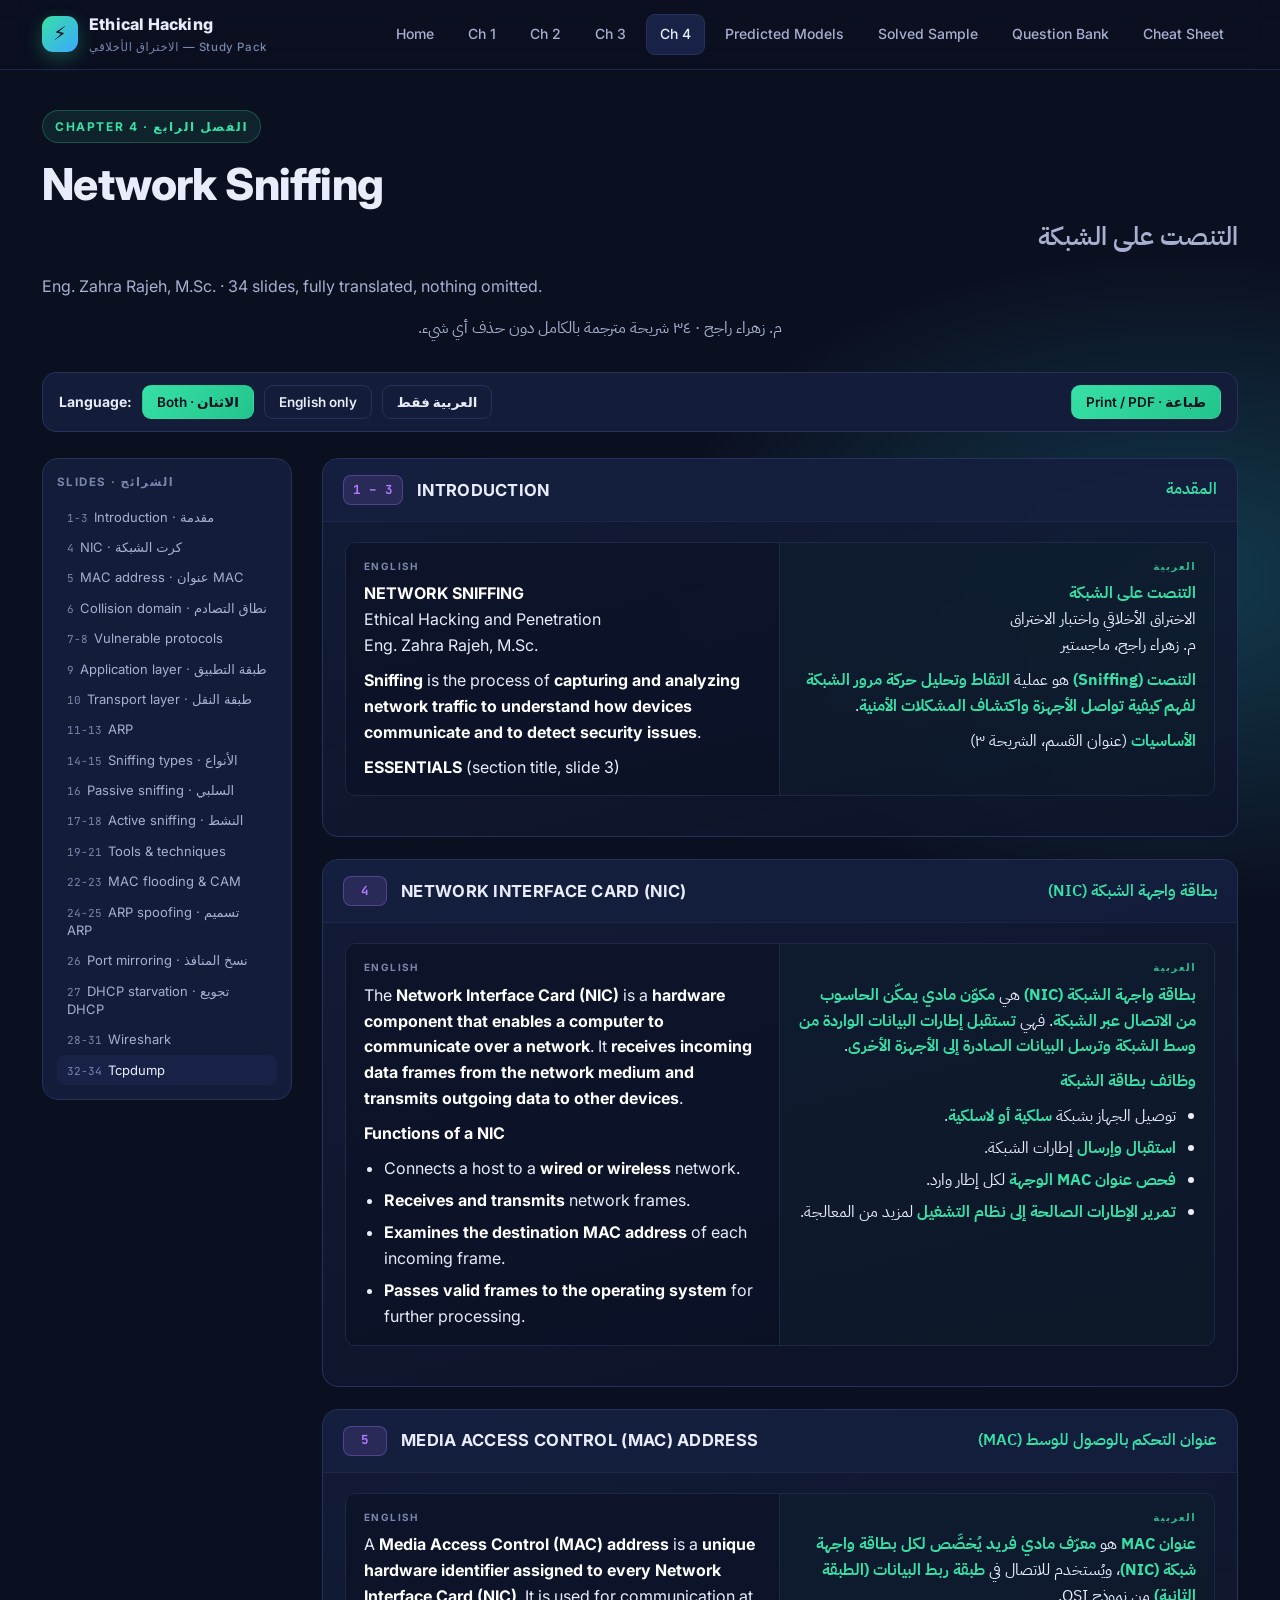
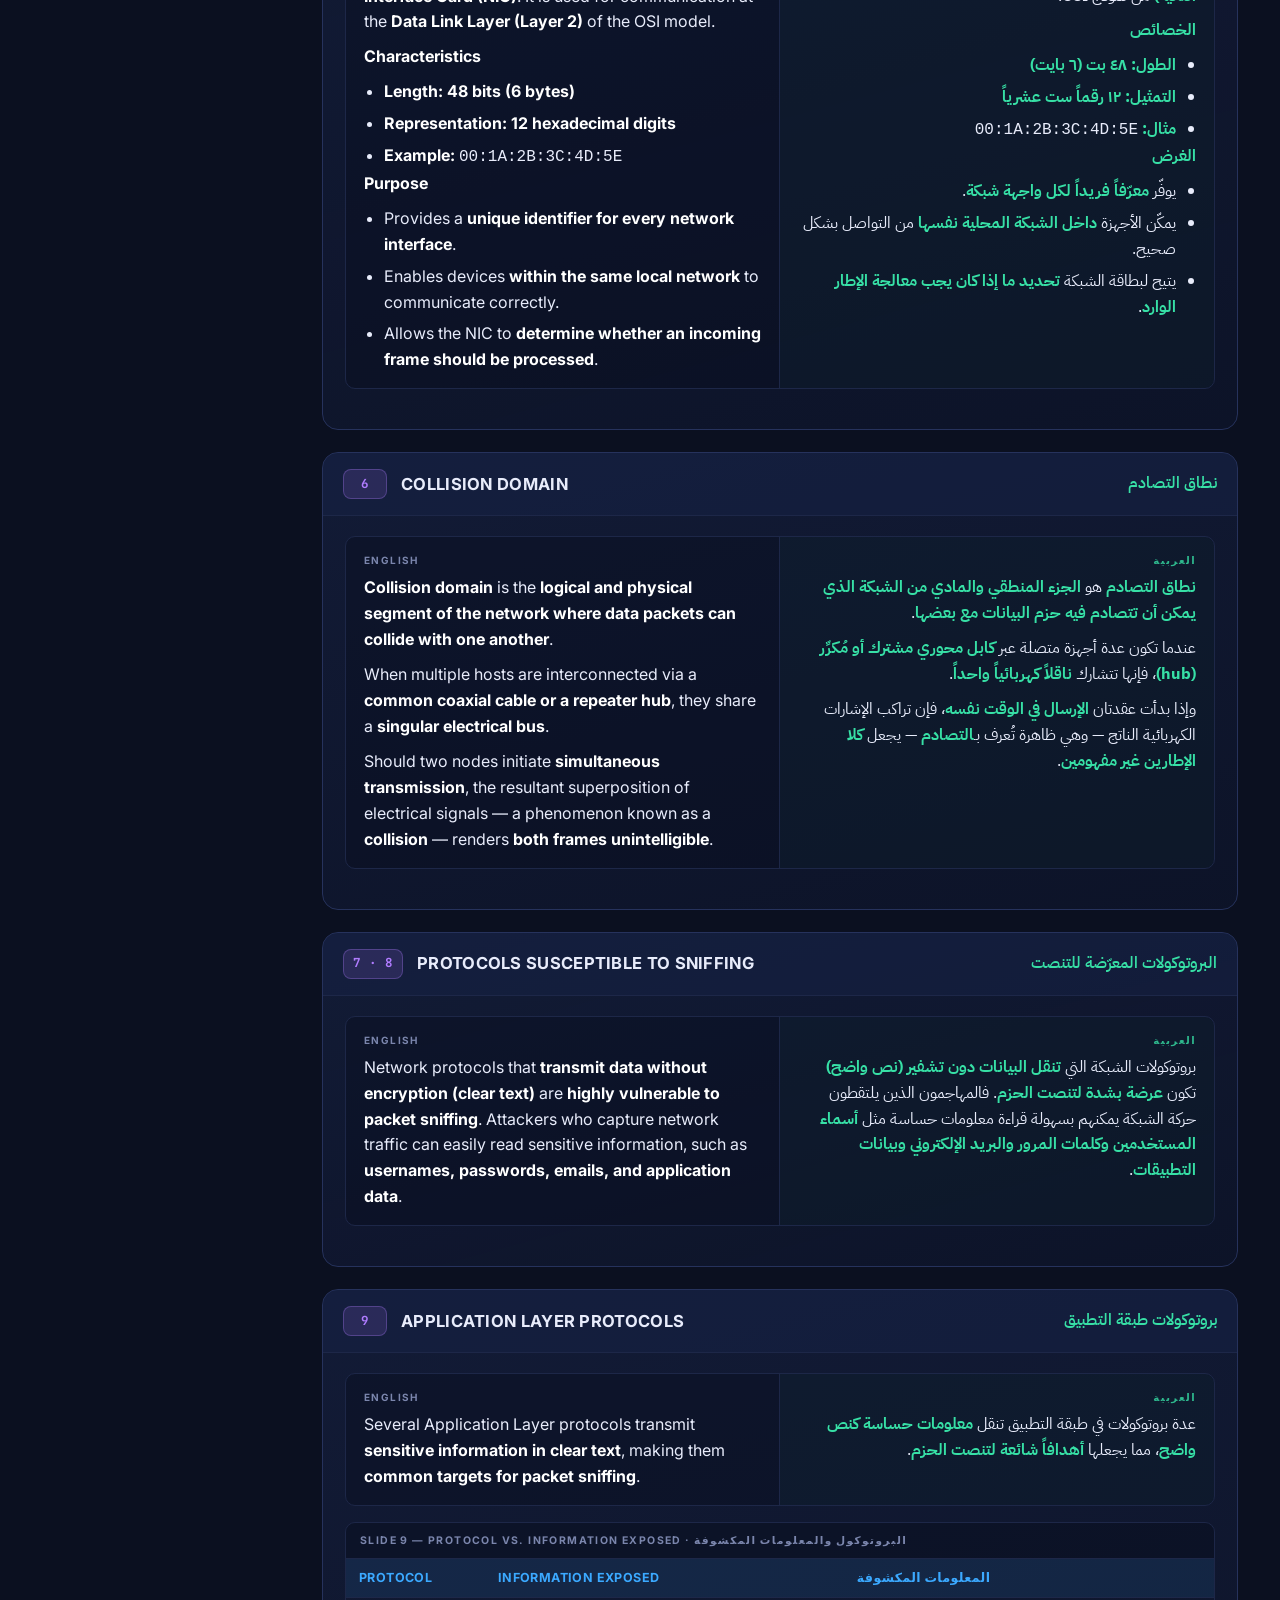
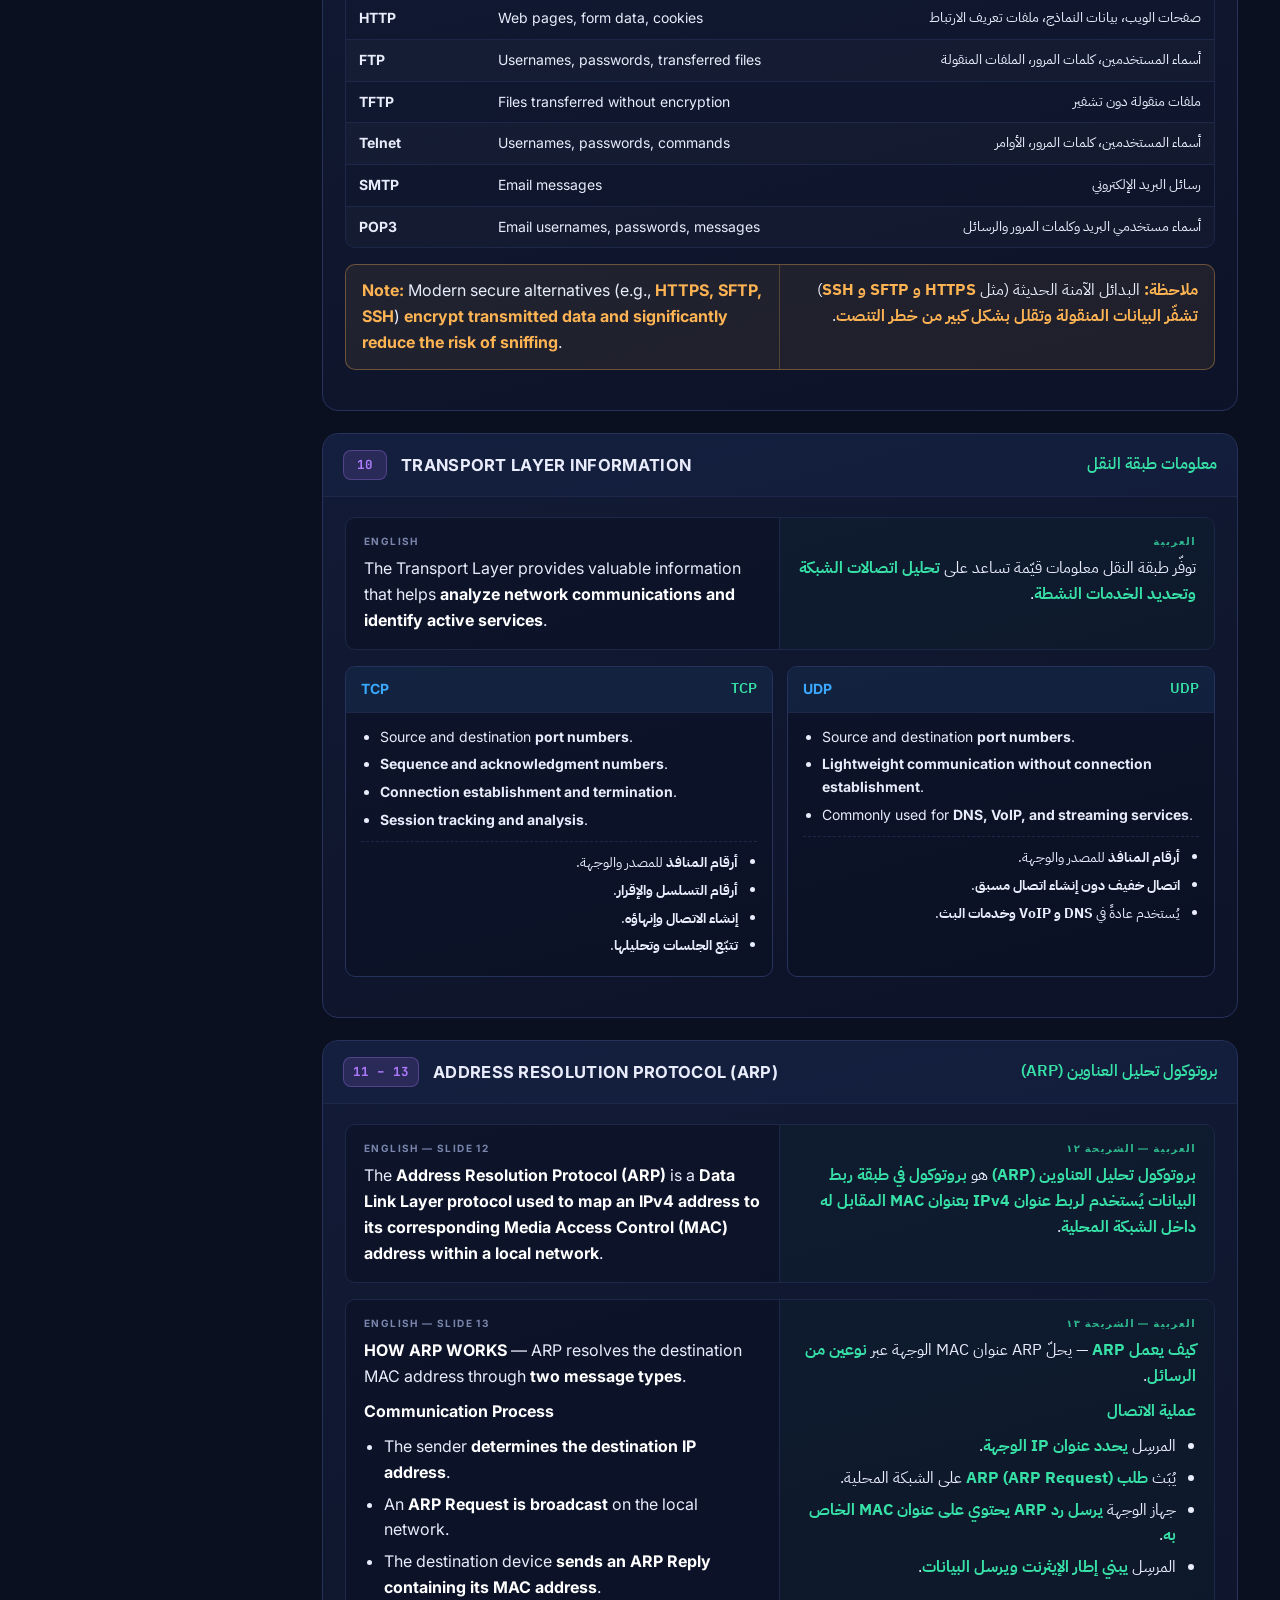
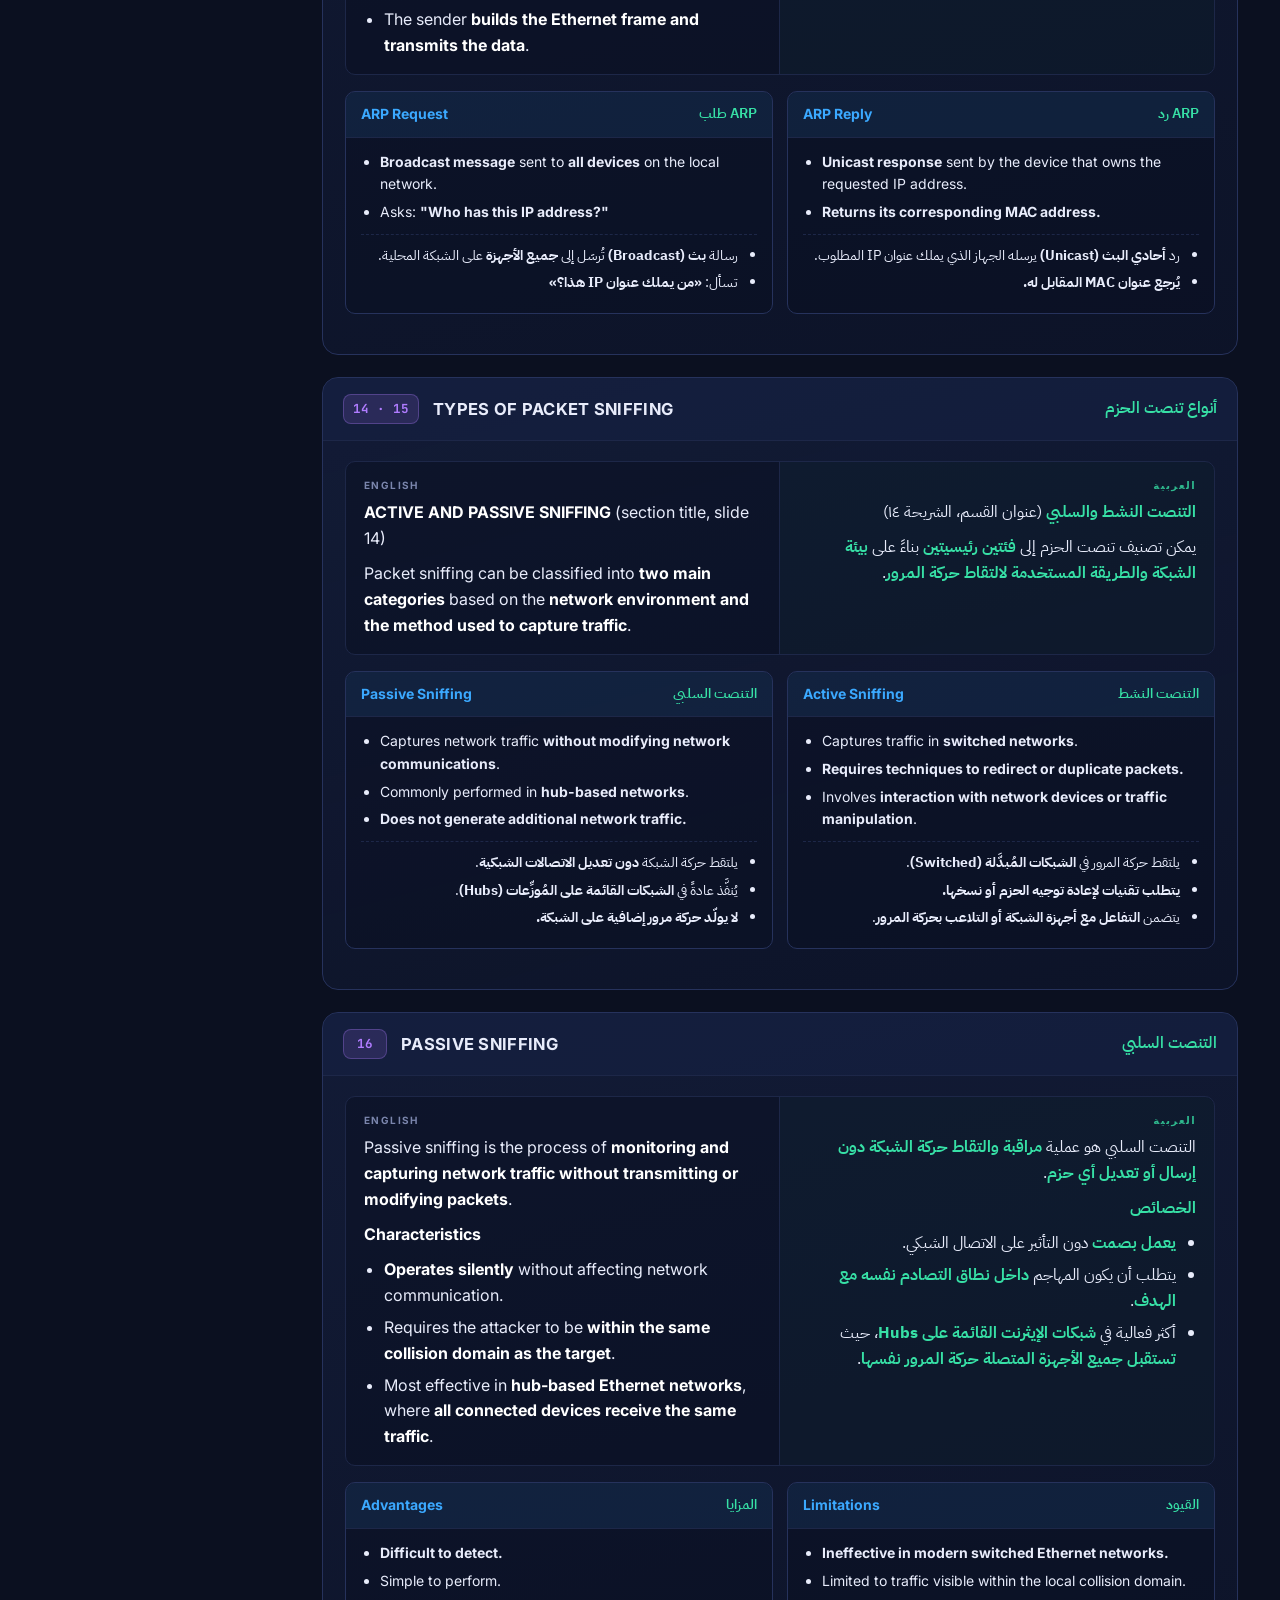
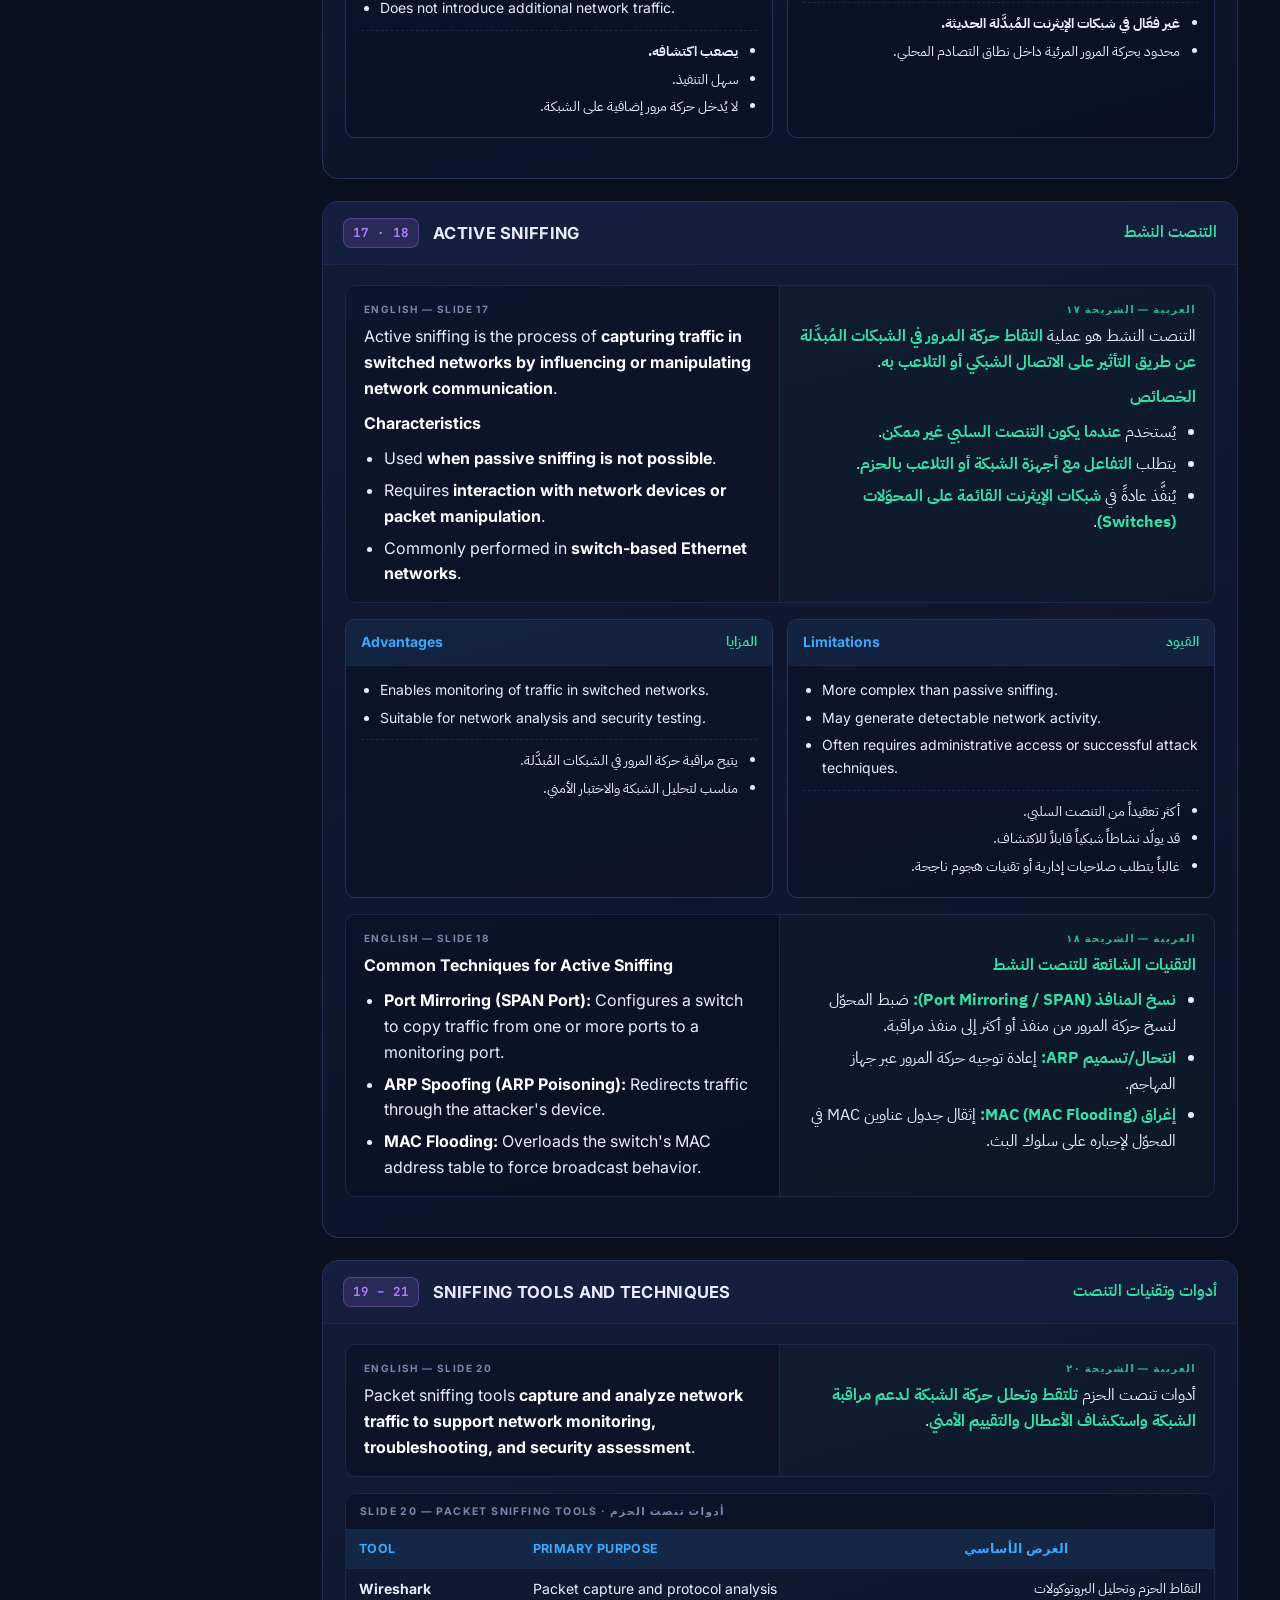
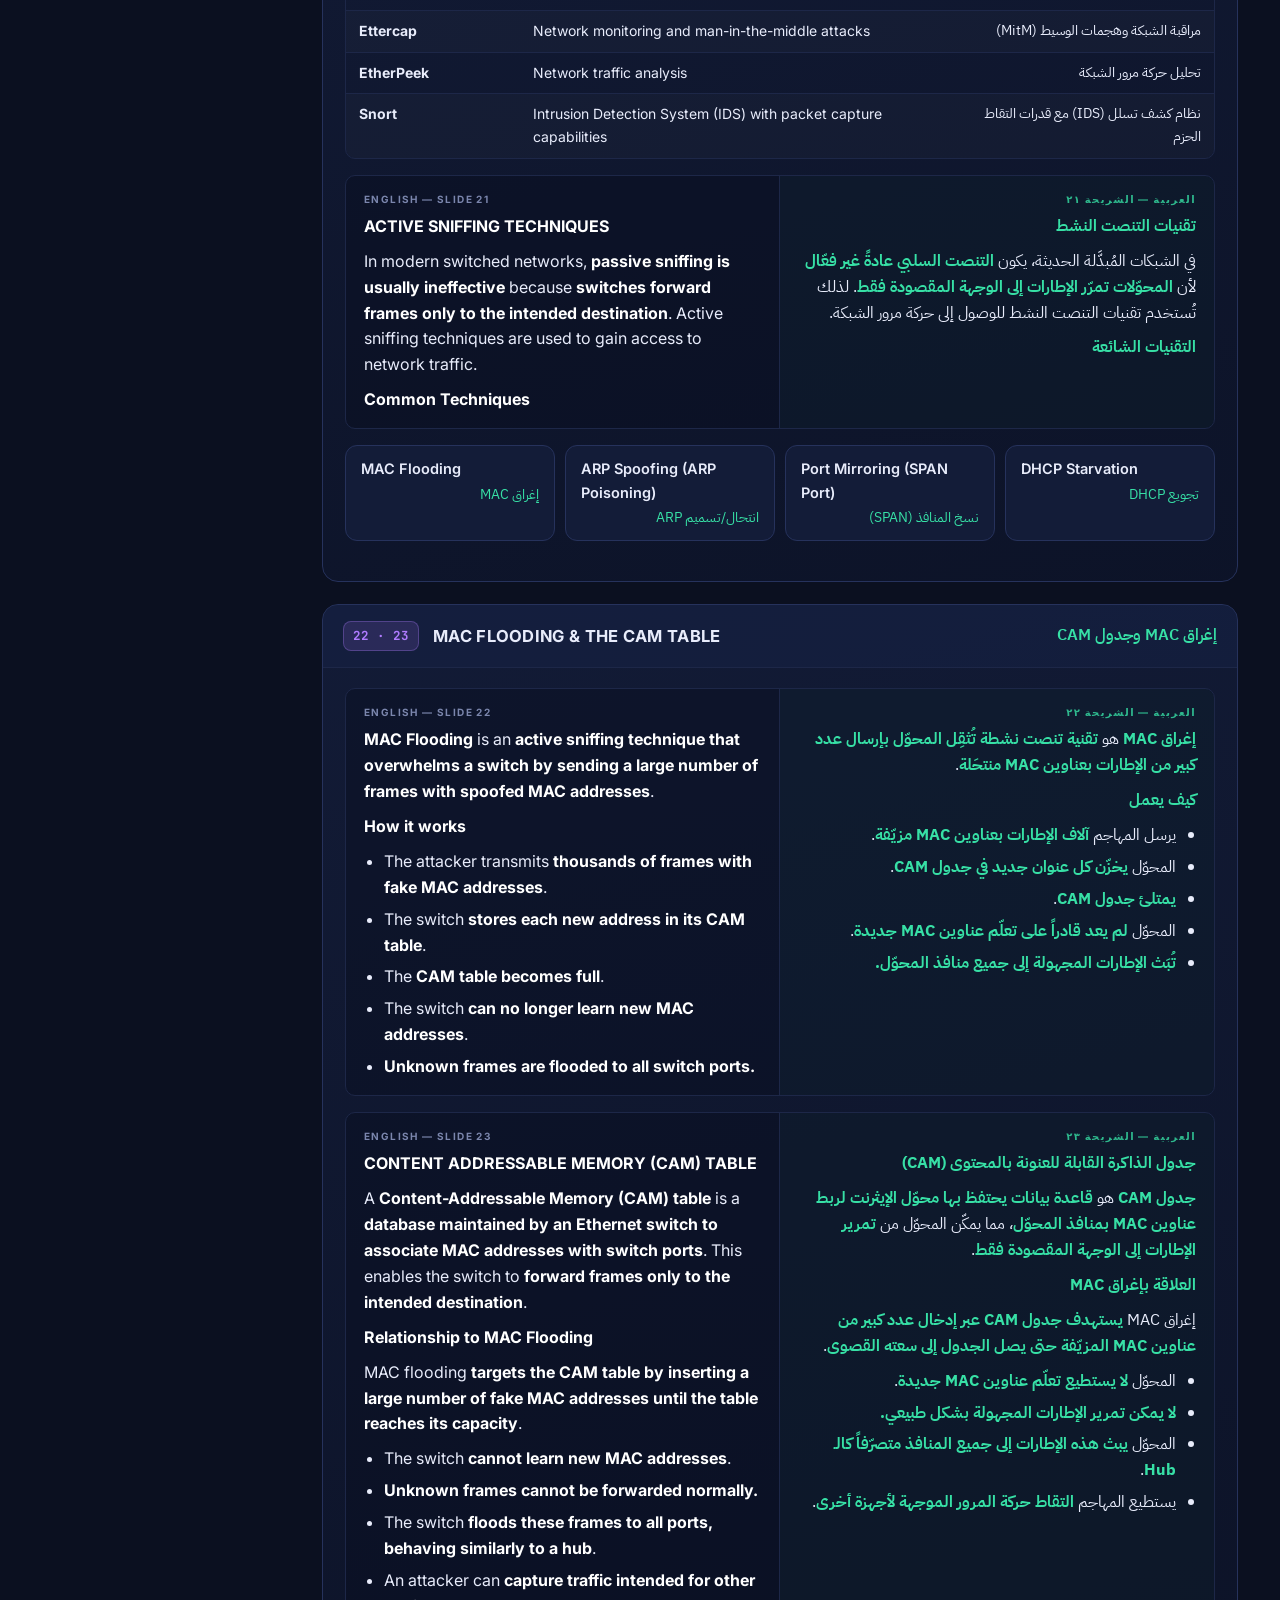
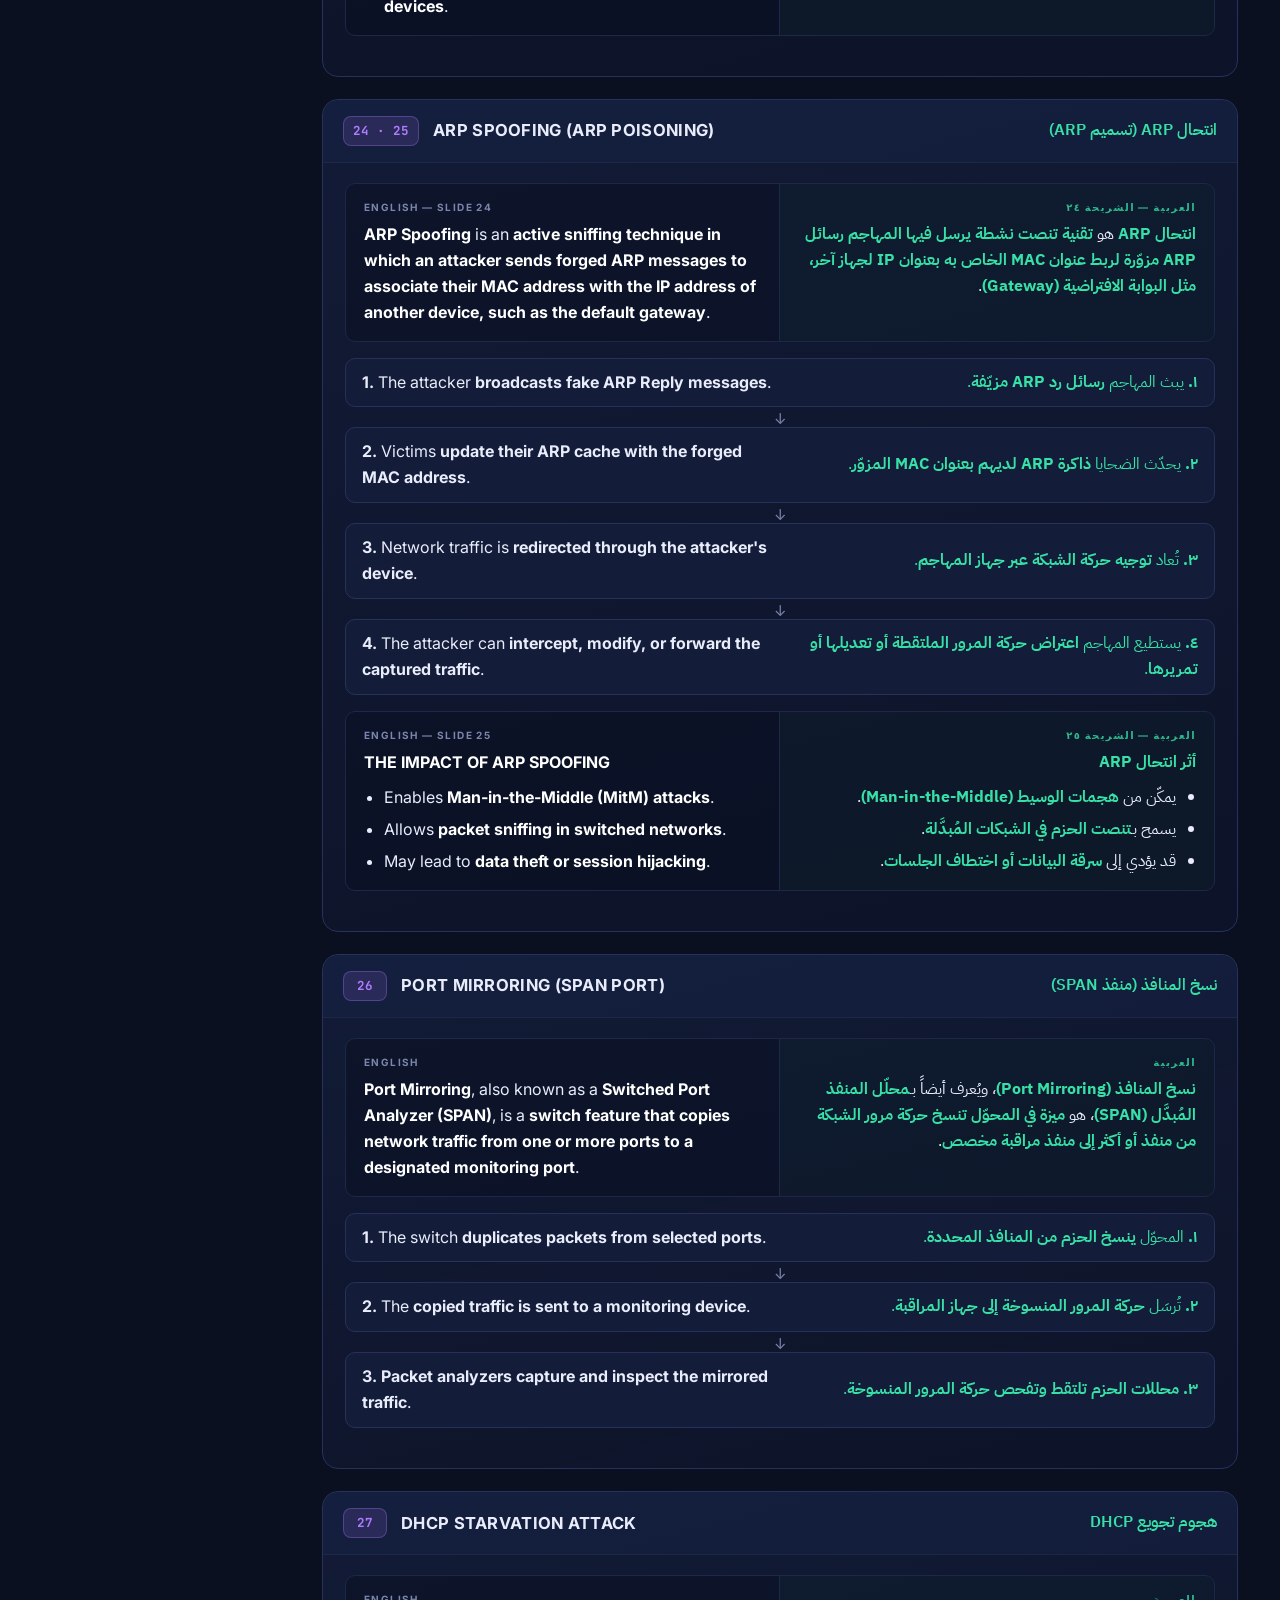
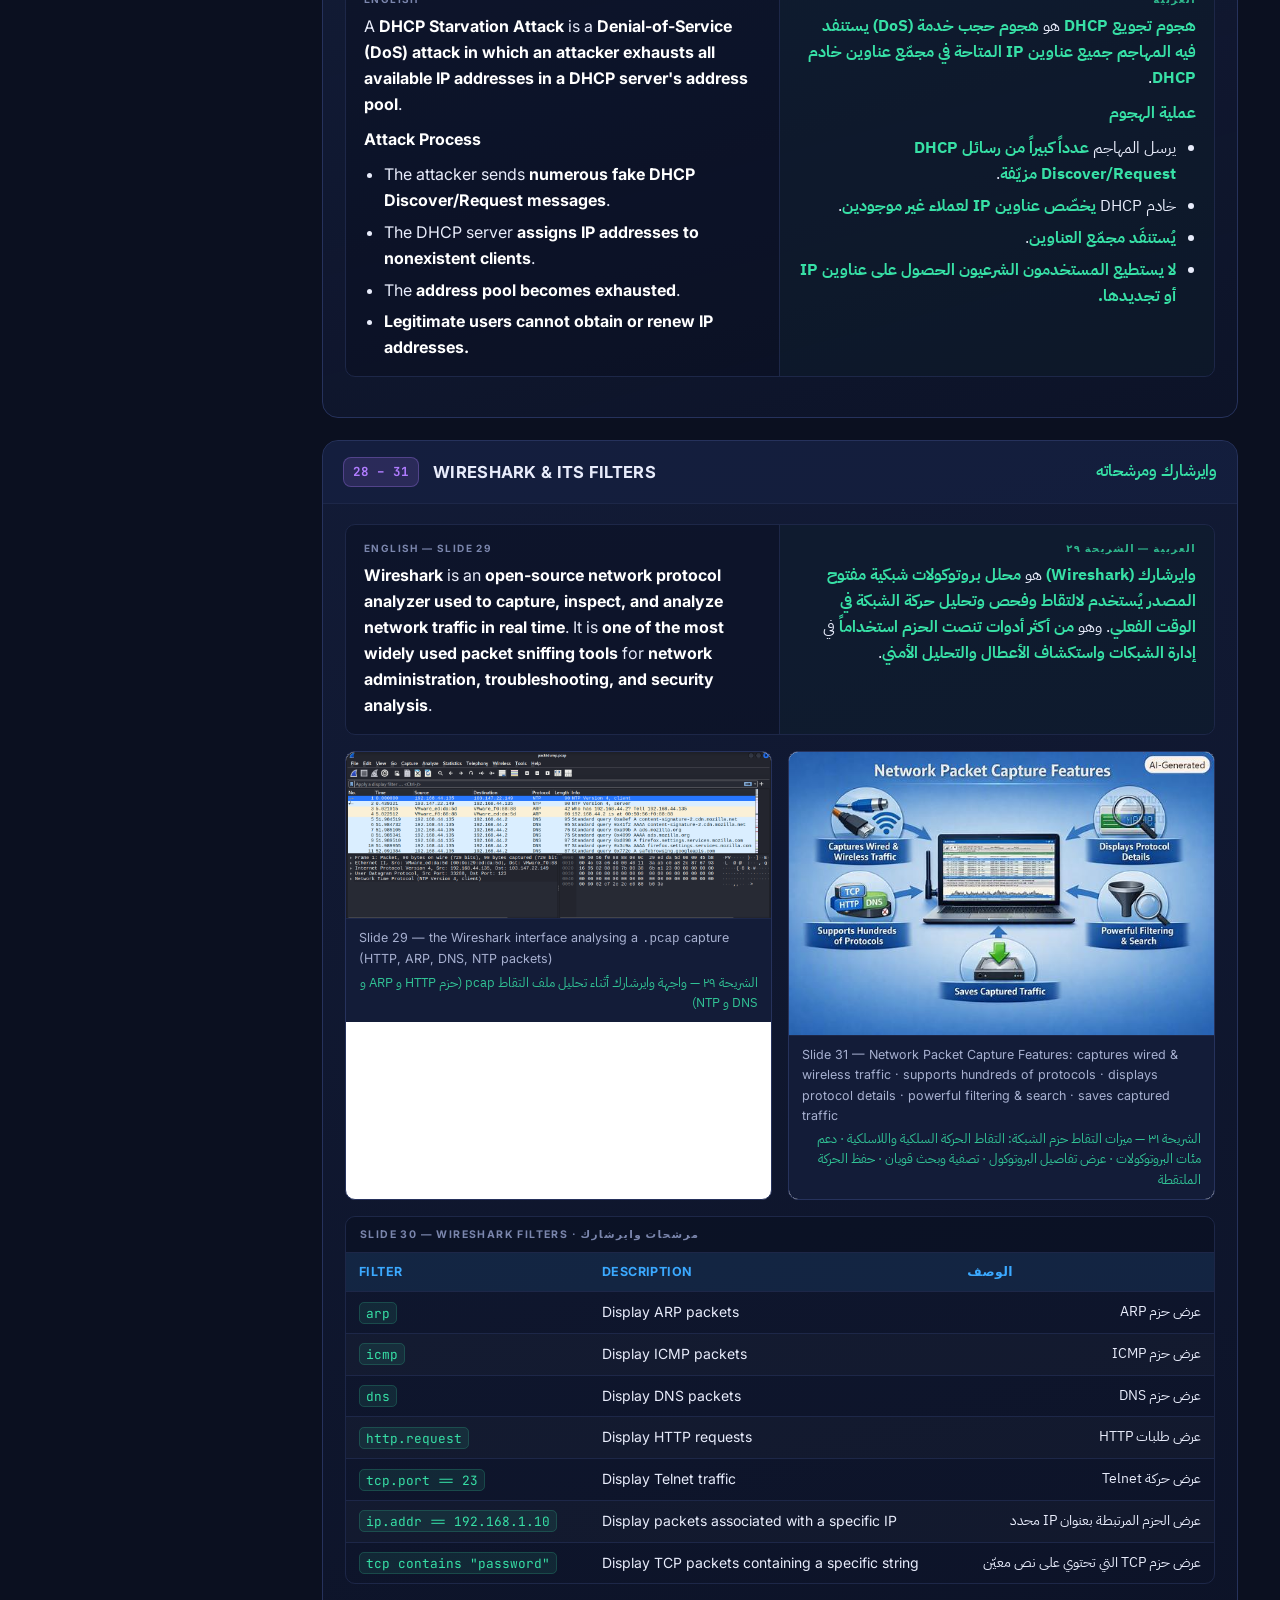
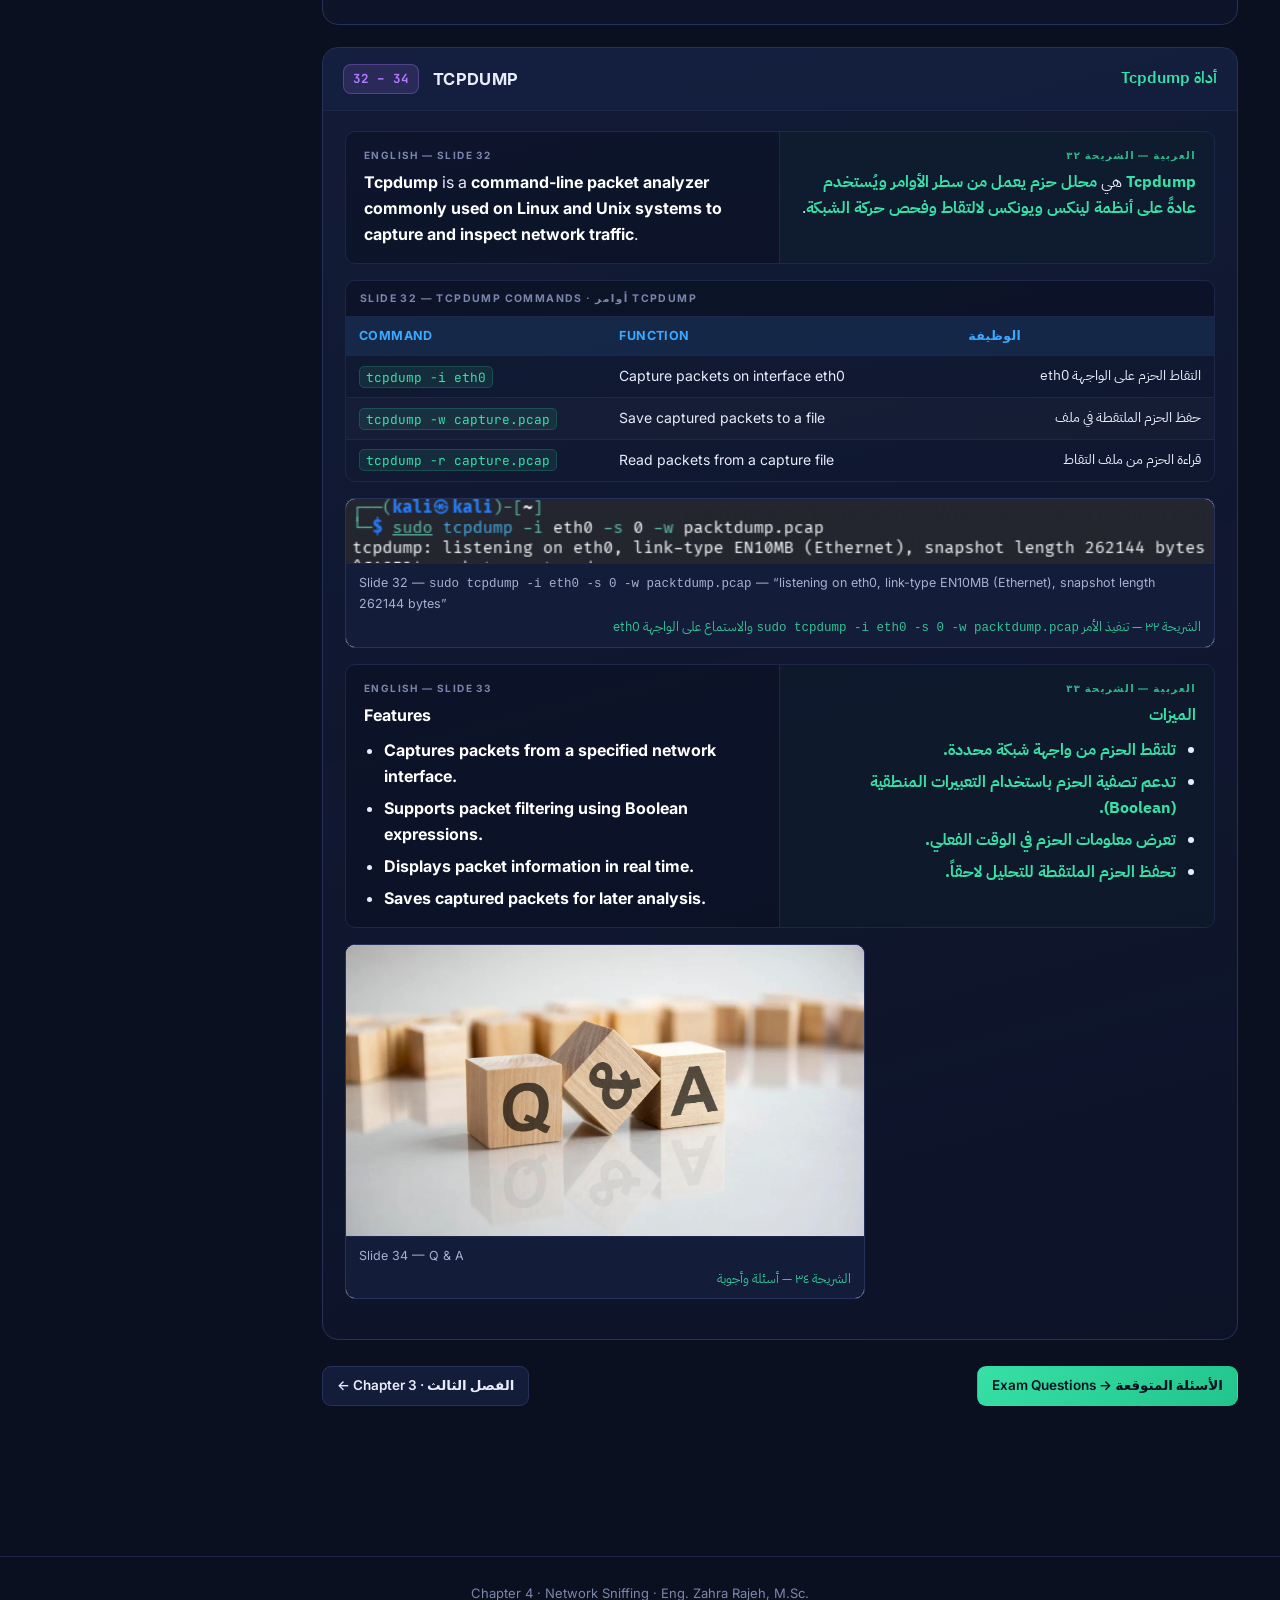
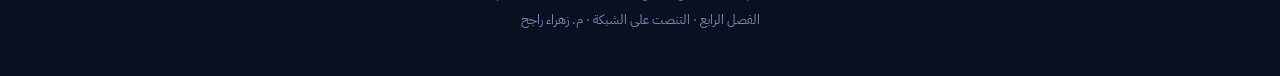
<file: site/ch4.html>
<!DOCTYPE html>
<html lang="en" dir="ltr">
<head>
<meta charset="utf-8">
<meta name="viewport" content="width=device-width, initial-scale=1">
<title>Ch 4 — Network Sniffing | التنصت على الشبكة</title>
<link rel="stylesheet" href="css/style.css">
</head>
<body>

<header class="topbar">
  <div class="topbar-in">
    <a class="brand" href="index.html"><span class="logo">⚡</span><span>Ethical Hacking<small>الاختراق الأخلاقي — Study Pack</small></span></a>
    <nav class="nav">
      <a href="index.html">Home</a><a href="ch1.html">Ch 1</a><a href="ch2.html">Ch 2</a>
      <a href="ch3.html">Ch 3</a><a href="ch4.html">Ch 4</a><a href="predicted.html">Predicted Models</a><a href="exam.html">Solved Sample</a><a href="quiz.html">Question Bank</a><a href="cheatsheet.html">Cheat Sheet</a>
    </nav>
  </div>
</header>

<main class="wrap">
  <div class="page-head">
    <span class="kicker">Chapter 4 · الفصل الرابع</span>
    <h1>Network Sniffing</h1>
    <p class="h1-ar">التنصت على الشبكة</p>
    <p class="lede">Eng. Zahra Rajeh, M.Sc. · 34 slides, fully translated, nothing omitted.</p>
    <p class="lede lede-ar">م. زهراء راجح · ٣٤ شريحة مترجمة بالكامل دون حذف أي شيء.</p>
  </div>

  <div class="toolbar">
    <strong style="font-size:14px">Language:</strong>
    <button class="btn" data-lang-btn="both">Both · الاثنان</button>
    <button class="btn" data-lang-btn="en">English only</button>
    <button class="btn" data-lang-btn="ar">العربية فقط</button>
    <span class="sp"></span>
    <button class="btn primary" data-print>Print / PDF · طباعة</button>
  </div>

  <div class="layout">
    <aside class="sidenav no-print">
      <h4>Slides · الشرائح</h4>
      <a href="#s1"><span class="n">1-3</span>Introduction · مقدمة</a>
      <a href="#s4"><span class="n">4</span>NIC · كرت الشبكة</a>
      <a href="#s5"><span class="n">5</span>MAC address · عنوان MAC</a>
      <a href="#s6"><span class="n">6</span>Collision domain · نطاق التصادم</a>
      <a href="#s7"><span class="n">7-8</span>Vulnerable protocols</a>
      <a href="#s9"><span class="n">9</span>Application layer · طبقة التطبيق</a>
      <a href="#s10"><span class="n">10</span>Transport layer · طبقة النقل</a>
      <a href="#s11"><span class="n">11-13</span>ARP</a>
      <a href="#s14"><span class="n">14-15</span>Sniffing types · الأنواع</a>
      <a href="#s16"><span class="n">16</span>Passive sniffing · السلبي</a>
      <a href="#s17"><span class="n">17-18</span>Active sniffing · النشط</a>
      <a href="#s19"><span class="n">19-21</span>Tools &amp; techniques</a>
      <a href="#s22"><span class="n">22-23</span>MAC flooding &amp; CAM</a>
      <a href="#s24"><span class="n">24-25</span>ARP spoofing · تسميم ARP</a>
      <a href="#s26"><span class="n">26</span>Port mirroring · نسخ المنافذ</a>
      <a href="#s27"><span class="n">27</span>DHCP starvation · تجويع DHCP</a>
      <a href="#s28"><span class="n">28-31</span>Wireshark</a>
      <a href="#s32"><span class="n">32-34</span>Tcpdump</a>
    </aside>

    <div>

    <section class="slide" id="s1">
      <div class="slide-head"><span class="sn">1 – 3</span><span class="t-en">INTRODUCTION</span><span class="t-ar">المقدمة</span></div>
      <div class="slide-body">
        <div class="pair">
          <div class="en"><span class="lang-tag">English</span>
            <p><strong>NETWORK SNIFFING</strong><br>Ethical Hacking and Penetration<br>Eng. Zahra Rajeh, M.Sc.</p>
            <p><strong>Sniffing</strong> is the process of <strong>capturing and analyzing network traffic to understand how devices communicate and to detect security issues</strong>.</p>
            <p><strong>ESSENTIALS</strong> (section title, slide 3)</p></div>
          <div class="ar"><span class="lang-tag">العربية</span>
            <p><strong>التنصت على الشبكة</strong><br>الاختراق الأخلاقي واختبار الاختراق<br>م. زهراء راجح، ماجستير</p>
            <p><strong>التنصت (Sniffing)</strong> هو عملية <strong>التقاط وتحليل حركة مرور الشبكة لفهم كيفية تواصل الأجهزة واكتشاف المشكلات الأمنية</strong>.</p>
            <p><strong>الأساسيات</strong> (عنوان القسم، الشريحة ٣)</p></div>
        </div>
      </div>
    </section>

    <section class="slide" id="s4">
      <div class="slide-head"><span class="sn">4</span><span class="t-en">NETWORK INTERFACE CARD (NIC)</span><span class="t-ar">بطاقة واجهة الشبكة (NIC)</span></div>
      <div class="slide-body">
        <div class="pair">
          <div class="en"><span class="lang-tag">English</span>
            <p>The <strong>Network Interface Card (NIC)</strong> is a <strong>hardware component that enables a computer to communicate over a network</strong>. It <strong>receives incoming data frames from the network medium and transmits outgoing data to other devices</strong>.</p>
            <p><strong>Functions of a NIC</strong></p>
            <ul>
              <li>Connects a host to a <strong>wired or wireless</strong> network.</li>
              <li><strong>Receives and transmits</strong> network frames.</li>
              <li><strong>Examines the destination MAC address</strong> of each incoming frame.</li>
              <li><strong>Passes valid frames to the operating system</strong> for further processing.</li>
            </ul></div>
          <div class="ar"><span class="lang-tag">العربية</span>
            <p><strong>بطاقة واجهة الشبكة (NIC)</strong> هي <strong>مكوّن مادي يمكّن الحاسوب من الاتصال عبر الشبكة</strong>. فهي <strong>تستقبل إطارات البيانات الواردة من وسط الشبكة وترسل البيانات الصادرة إلى الأجهزة الأخرى</strong>.</p>
            <p><strong>وظائف بطاقة الشبكة</strong></p>
            <ul>
              <li>توصيل الجهاز بشبكة <strong>سلكية أو لاسلكية</strong>.</li>
              <li><strong>استقبال وإرسال</strong> إطارات الشبكة.</li>
              <li><strong>فحص عنوان MAC الوجهة</strong> لكل إطار وارد.</li>
              <li><strong>تمرير الإطارات الصالحة إلى نظام التشغيل</strong> لمزيد من المعالجة.</li>
            </ul></div>
        </div>
      </div>
    </section>

    <section class="slide" id="s5">
      <div class="slide-head"><span class="sn">5</span><span class="t-en">MEDIA ACCESS CONTROL (MAC) ADDRESS</span><span class="t-ar">عنوان التحكم بالوصول للوسط (MAC)</span></div>
      <div class="slide-body">
        <div class="pair">
          <div class="en"><span class="lang-tag">English</span>
            <p>A <strong>Media Access Control (MAC) address</strong> is a <strong>unique hardware identifier assigned to every Network Interface Card (NIC)</strong>. It is used for communication at the <strong>Data Link Layer (Layer 2)</strong> of the OSI model.</p>
            <p><strong>Characteristics</strong></p>
            <ul>
              <li><strong>Length: 48 bits (6 bytes)</strong></li>
              <li><strong>Representation: 12 hexadecimal digits</strong></li>
              <li><strong>Example:</strong> <code>00:1A:2B:3C:4D:5E</code></li>
            </ul>
            <p><strong>Purpose</strong></p>
            <ul>
              <li>Provides a <strong>unique identifier for every network interface</strong>.</li>
              <li>Enables devices <strong>within the same local network</strong> to communicate correctly.</li>
              <li>Allows the NIC to <strong>determine whether an incoming frame should be processed</strong>.</li>
            </ul></div>
          <div class="ar"><span class="lang-tag">العربية</span>
            <p><strong>عنوان MAC</strong> هو <strong>معرّف مادي فريد يُخصَّص لكل بطاقة واجهة شبكة (NIC)</strong>، ويُستخدم للاتصال في <strong>طبقة ربط البيانات (الطبقة الثانية)</strong> من نموذج OSI.</p>
            <p><strong>الخصائص</strong></p>
            <ul>
              <li><strong>الطول: ٤٨ بت (٦ بايت)</strong></li>
              <li><strong>التمثيل: ١٢ رقماً ست عشرياً</strong></li>
              <li><strong>مثال:</strong> <code>00:1A:2B:3C:4D:5E</code></li>
            </ul>
            <p><strong>الغرض</strong></p>
            <ul>
              <li>يوفّر <strong>معرّفاً فريداً لكل واجهة شبكة</strong>.</li>
              <li>يمكّن الأجهزة <strong>داخل الشبكة المحلية نفسها</strong> من التواصل بشكل صحيح.</li>
              <li>يتيح لبطاقة الشبكة <strong>تحديد ما إذا كان يجب معالجة الإطار الوارد</strong>.</li>
            </ul></div>
        </div>
      </div>
    </section>

    <section class="slide" id="s6">
      <div class="slide-head"><span class="sn">6</span><span class="t-en">COLLISION DOMAIN</span><span class="t-ar">نطاق التصادم</span></div>
      <div class="slide-body">
        <div class="pair">
          <div class="en"><span class="lang-tag">English</span>
            <p><strong>Collision domain</strong> is the <strong>logical and physical segment of the network where data packets can collide with one another</strong>.</p>
            <p>When multiple hosts are interconnected via a <strong>common coaxial cable or a repeater hub</strong>, they share a <strong>singular electrical bus</strong>.</p>
            <p>Should two nodes initiate <strong>simultaneous transmission</strong>, the resultant superposition of electrical signals — a phenomenon known as a <strong>collision</strong> — renders <strong>both frames unintelligible</strong>.</p></div>
          <div class="ar"><span class="lang-tag">العربية</span>
            <p><strong>نطاق التصادم</strong> هو <strong>الجزء المنطقي والمادي من الشبكة الذي يمكن أن تتصادم فيه حزم البيانات مع بعضها</strong>.</p>
            <p>عندما تكون عدة أجهزة متصلة عبر <strong>كابل محوري مشترك أو مُكرِّر (hub)</strong>، فإنها تتشارك <strong>ناقلاً كهربائياً واحداً</strong>.</p>
            <p>وإذا بدأت عقدتان <strong>الإرسال في الوقت نفسه</strong>، فإن تراكب الإشارات الكهربائية الناتج — وهي ظاهرة تُعرف بـ<strong>التصادم</strong> — يجعل <strong>كلا الإطارين غير مفهومين</strong>.</p></div>
        </div>
      </div>
    </section>

    <section class="slide" id="s7">
      <div class="slide-head"><span class="sn">7 · 8</span><span class="t-en">PROTOCOLS SUSCEPTIBLE TO SNIFFING</span><span class="t-ar">البروتوكولات المعرّضة للتنصت</span></div>
      <div class="slide-body">
        <div class="pair">
          <div class="en"><span class="lang-tag">English</span>
            <p>Network protocols that <strong>transmit data without encryption (clear text)</strong> are <strong>highly vulnerable to packet sniffing</strong>. Attackers who capture network traffic can easily read sensitive information, such as <strong>usernames, passwords, emails, and application data</strong>.</p></div>
          <div class="ar"><span class="lang-tag">العربية</span>
            <p>بروتوكولات الشبكة التي <strong>تنقل البيانات دون تشفير (نص واضح)</strong> تكون <strong>عرضة بشدة لتنصت الحزم</strong>. فالمهاجمون الذين يلتقطون حركة الشبكة يمكنهم بسهولة قراءة معلومات حساسة مثل <strong>أسماء المستخدمين وكلمات المرور والبريد الإلكتروني وبيانات التطبيقات</strong>.</p></div>
        </div>
      </div>
    </section>

    <section class="slide" id="s9">
      <div class="slide-head"><span class="sn">9</span><span class="t-en">APPLICATION LAYER PROTOCOLS</span><span class="t-ar">بروتوكولات طبقة التطبيق</span></div>
      <div class="slide-body">
        <div class="pair">
          <div class="en"><span class="lang-tag">English</span>
            <p>Several Application Layer protocols transmit <strong>sensitive information in clear text</strong>, making them <strong>common targets for packet sniffing</strong>.</p></div>
          <div class="ar"><span class="lang-tag">العربية</span>
            <p>عدة بروتوكولات في طبقة التطبيق تنقل <strong>معلومات حساسة كنص واضح</strong>، مما يجعلها <strong>أهدافاً شائعة لتنصت الحزم</strong>.</p></div>
        </div>
        <div class="tbl-box">
          <div class="tbl-lbl">Slide 9 — Protocol vs. information exposed · البروتوكول والمعلومات المكشوفة</div>
          <table>
            <thead><tr><th style="width:16%">Protocol</th><th>Information Exposed</th><th>المعلومات المكشوفة</th></tr></thead>
            <tbody>
              <tr><td><strong>HTTP</strong></td><td>Web pages, form data, cookies</td><td class="tbl-ar" style="text-align:right">صفحات الويب، بيانات النماذج، ملفات تعريف الارتباط</td></tr>
              <tr><td><strong>FTP</strong></td><td>Usernames, passwords, transferred files</td><td class="tbl-ar" style="text-align:right">أسماء المستخدمين، كلمات المرور، الملفات المنقولة</td></tr>
              <tr><td><strong>TFTP</strong></td><td>Files transferred without encryption</td><td class="tbl-ar" style="text-align:right">ملفات منقولة دون تشفير</td></tr>
              <tr><td><strong>Telnet</strong></td><td>Usernames, passwords, commands</td><td class="tbl-ar" style="text-align:right">أسماء المستخدمين، كلمات المرور، الأوامر</td></tr>
              <tr><td><strong>SMTP</strong></td><td>Email messages</td><td class="tbl-ar" style="text-align:right">رسائل البريد الإلكتروني</td></tr>
              <tr><td><strong>POP3</strong></td><td>Email usernames, passwords, messages</td><td class="tbl-ar" style="text-align:right">أسماء مستخدمي البريد وكلمات المرور والرسائل</td></tr>
            </tbody>
          </table>
        </div>
        <div class="note">
          <div class="en"><b>Note:</b> Modern secure alternatives (e.g., <b>HTTPS, SFTP, SSH</b>) <b>encrypt transmitted data and significantly reduce the risk of sniffing</b>.</div>
          <div class="ar"><b>ملاحظة:</b> البدائل الآمنة الحديثة (مثل <b>HTTPS و SFTP و SSH</b>) <b>تشفّر البيانات المنقولة وتقلل بشكل كبير من خطر التنصت</b>.</div>
        </div>
      </div>
    </section>

    <section class="slide" id="s10">
      <div class="slide-head"><span class="sn">10</span><span class="t-en">TRANSPORT LAYER INFORMATION</span><span class="t-ar">معلومات طبقة النقل</span></div>
      <div class="slide-body">
        <div class="pair">
          <div class="en"><span class="lang-tag">English</span>
            <p>The Transport Layer provides valuable information that helps <strong>analyze network communications and identify active services</strong>.</p></div>
          <div class="ar"><span class="lang-tag">العربية</span>
            <p>توفّر طبقة النقل معلومات قيّمة تساعد على <strong>تحليل اتصالات الشبكة وتحديد الخدمات النشطة</strong>.</p></div>
        </div>
        <div class="compare">
          <div class="col">
            <h4><span class="en">TCP</span><span class="ar">TCP</span></h4>
            <div class="body">
              <div class="en"><ul>
                <li>Source and destination <strong>port numbers</strong>.</li>
                <li><strong>Sequence and acknowledgment numbers</strong>.</li>
                <li><strong>Connection establishment and termination</strong>.</li>
                <li><strong>Session tracking and analysis</strong>.</li>
              </ul></div>
              <div class="ar"><ul>
                <li><strong>أرقام المنافذ</strong> للمصدر والوجهة.</li>
                <li><strong>أرقام التسلسل والإقرار</strong>.</li>
                <li><strong>إنشاء الاتصال وإنهاؤه</strong>.</li>
                <li><strong>تتبّع الجلسات وتحليلها</strong>.</li>
              </ul></div>
            </div>
          </div>
          <div class="col">
            <h4><span class="en">UDP</span><span class="ar">UDP</span></h4>
            <div class="body">
              <div class="en"><ul>
                <li>Source and destination <strong>port numbers</strong>.</li>
                <li><strong>Lightweight communication without connection establishment</strong>.</li>
                <li>Commonly used for <strong>DNS, VoIP, and streaming services</strong>.</li>
              </ul></div>
              <div class="ar"><ul>
                <li><strong>أرقام المنافذ</strong> للمصدر والوجهة.</li>
                <li><strong>اتصال خفيف دون إنشاء اتصال مسبق</strong>.</li>
                <li>يُستخدم عادةً في <strong>DNS و VoIP وخدمات البث</strong>.</li>
              </ul></div>
            </div>
          </div>
        </div>
      </div>
    </section>

    <section class="slide" id="s11">
      <div class="slide-head"><span class="sn">11 – 13</span><span class="t-en">ADDRESS RESOLUTION PROTOCOL (ARP)</span><span class="t-ar">بروتوكول تحليل العناوين (ARP)</span></div>
      <div class="slide-body">
        <div class="pair">
          <div class="en"><span class="lang-tag">English — slide 12</span>
            <p>The <strong>Address Resolution Protocol (ARP)</strong> is a <strong>Data Link Layer protocol used to map an IPv4 address to its corresponding Media Access Control (MAC) address within a local network</strong>.</p></div>
          <div class="ar"><span class="lang-tag">العربية — الشريحة ١٢</span>
            <p><strong>بروتوكول تحليل العناوين (ARP)</strong> هو <strong>بروتوكول في طبقة ربط البيانات يُستخدم لربط عنوان IPv4 بعنوان MAC المقابل له داخل الشبكة المحلية</strong>.</p></div>
        </div>

        <div class="pair">
          <div class="en"><span class="lang-tag">English — slide 13</span>
            <p><strong>HOW ARP WORKS</strong> — ARP resolves the destination MAC address through <strong>two message types</strong>.</p>
            <p><strong>Communication Process</strong></p>
            <ul>
              <li>The sender <strong>determines the destination IP address</strong>.</li>
              <li>An <strong>ARP Request is broadcast</strong> on the local network.</li>
              <li>The destination device <strong>sends an ARP Reply containing its MAC address</strong>.</li>
              <li>The sender <strong>builds the Ethernet frame and transmits the data</strong>.</li>
            </ul></div>
          <div class="ar"><span class="lang-tag">العربية — الشريحة ١٣</span>
            <p><strong>كيف يعمل ARP</strong> — يحلّ ARP عنوان MAC الوجهة عبر <strong>نوعين من الرسائل</strong>.</p>
            <p><strong>عملية الاتصال</strong></p>
            <ul>
              <li>المرسِل <strong>يحدد عنوان IP الوجهة</strong>.</li>
              <li>يُبَث <strong>طلب ARP (ARP Request)</strong> على الشبكة المحلية.</li>
              <li>جهاز الوجهة <strong>يرسل رد ARP يحتوي على عنوان MAC الخاص به</strong>.</li>
              <li>المرسِل <strong>يبني إطار الإيثرنت ويرسل البيانات</strong>.</li>
            </ul></div>
        </div>

        <div class="compare">
          <div class="col">
            <h4><span class="en">ARP Request</span><span class="ar">طلب ARP</span></h4>
            <div class="body">
              <div class="en"><ul><li><strong>Broadcast message</strong> sent to <strong>all devices</strong> on the local network.</li><li>Asks: <strong>"Who has this IP address?"</strong></li></ul></div>
              <div class="ar"><ul><li>رسالة <strong>بث (Broadcast)</strong> تُرسَل إلى <strong>جميع الأجهزة</strong> على الشبكة المحلية.</li><li>تسأل: <strong>«من يملك عنوان IP هذا؟»</strong></li></ul></div>
            </div>
          </div>
          <div class="col">
            <h4><span class="en">ARP Reply</span><span class="ar">رد ARP</span></h4>
            <div class="body">
              <div class="en"><ul><li><strong>Unicast response</strong> sent by the device that owns the requested IP address.</li><li><strong>Returns its corresponding MAC address.</strong></li></ul></div>
              <div class="ar"><ul><li>رد <strong>أحادي البث (Unicast)</strong> يرسله الجهاز الذي يملك عنوان IP المطلوب.</li><li><strong>يُرجع عنوان MAC المقابل له.</strong></li></ul></div>
            </div>
          </div>
        </div>
      </div>
    </section>

    <section class="slide" id="s14">
      <div class="slide-head"><span class="sn">14 · 15</span><span class="t-en">TYPES OF PACKET SNIFFING</span><span class="t-ar">أنواع تنصت الحزم</span></div>
      <div class="slide-body">
        <div class="pair">
          <div class="en"><span class="lang-tag">English</span>
            <p><strong>ACTIVE AND PASSIVE SNIFFING</strong> (section title, slide 14)</p>
            <p>Packet sniffing can be classified into <strong>two main categories</strong> based on the <strong>network environment and the method used to capture traffic</strong>.</p></div>
          <div class="ar"><span class="lang-tag">العربية</span>
            <p><strong>التنصت النشط والسلبي</strong> (عنوان القسم، الشريحة ١٤)</p>
            <p>يمكن تصنيف تنصت الحزم إلى <strong>فئتين رئيسيتين</strong> بناءً على <strong>بيئة الشبكة والطريقة المستخدمة لالتقاط حركة المرور</strong>.</p></div>
        </div>
        <div class="compare">
          <div class="col">
            <h4><span class="en">Passive Sniffing</span><span class="ar">التنصت السلبي</span></h4>
            <div class="body">
              <div class="en"><ul>
                <li>Captures network traffic <strong>without modifying network communications</strong>.</li>
                <li>Commonly performed in <strong>hub-based networks</strong>.</li>
                <li><strong>Does not generate additional network traffic.</strong></li>
              </ul></div>
              <div class="ar"><ul>
                <li>يلتقط حركة الشبكة <strong>دون تعديل الاتصالات الشبكية</strong>.</li>
                <li>يُنفَّذ عادةً في <strong>الشبكات القائمة على المُوزِّعات (Hubs)</strong>.</li>
                <li><strong>لا يولّد حركة مرور إضافية على الشبكة.</strong></li>
              </ul></div>
            </div>
          </div>
          <div class="col">
            <h4><span class="en">Active Sniffing</span><span class="ar">التنصت النشط</span></h4>
            <div class="body">
              <div class="en"><ul>
                <li>Captures traffic in <strong>switched networks</strong>.</li>
                <li><strong>Requires techniques to redirect or duplicate packets.</strong></li>
                <li>Involves <strong>interaction with network devices or traffic manipulation</strong>.</li>
              </ul></div>
              <div class="ar"><ul>
                <li>يلتقط حركة المرور في <strong>الشبكات المُبدَّلة (Switched)</strong>.</li>
                <li><strong>يتطلب تقنيات لإعادة توجيه الحزم أو نسخها.</strong></li>
                <li>يتضمن <strong>التفاعل مع أجهزة الشبكة أو التلاعب بحركة المرور</strong>.</li>
              </ul></div>
            </div>
          </div>
        </div>
      </div>
    </section>

    <section class="slide" id="s16">
      <div class="slide-head"><span class="sn">16</span><span class="t-en">PASSIVE SNIFFING</span><span class="t-ar">التنصت السلبي</span></div>
      <div class="slide-body">
        <div class="pair">
          <div class="en"><span class="lang-tag">English</span>
            <p>Passive sniffing is the process of <strong>monitoring and capturing network traffic without transmitting or modifying packets</strong>.</p>
            <p><strong>Characteristics</strong></p>
            <ul>
              <li><strong>Operates silently</strong> without affecting network communication.</li>
              <li>Requires the attacker to be <strong>within the same collision domain as the target</strong>.</li>
              <li>Most effective in <strong>hub-based Ethernet networks</strong>, where <strong>all connected devices receive the same traffic</strong>.</li>
            </ul></div>
          <div class="ar"><span class="lang-tag">العربية</span>
            <p>التنصت السلبي هو عملية <strong>مراقبة والتقاط حركة الشبكة دون إرسال أو تعديل أي حزم</strong>.</p>
            <p><strong>الخصائص</strong></p>
            <ul>
              <li><strong>يعمل بصمت</strong> دون التأثير على الاتصال الشبكي.</li>
              <li>يتطلب أن يكون المهاجم <strong>داخل نطاق التصادم نفسه مع الهدف</strong>.</li>
              <li>أكثر فعالية في <strong>شبكات الإيثرنت القائمة على Hubs</strong>، حيث <strong>تستقبل جميع الأجهزة المتصلة حركة المرور نفسها</strong>.</li>
            </ul></div>
        </div>
        <div class="compare">
          <div class="col">
            <h4><span class="en">Advantages</span><span class="ar">المزايا</span></h4>
            <div class="body">
              <div class="en"><ul><li><strong>Difficult to detect.</strong></li><li>Simple to perform.</li><li>Does not introduce additional network traffic.</li></ul></div>
              <div class="ar"><ul><li><strong>يصعب اكتشافه.</strong></li><li>سهل التنفيذ.</li><li>لا يُدخل حركة مرور إضافية على الشبكة.</li></ul></div>
            </div>
          </div>
          <div class="col">
            <h4><span class="en">Limitations</span><span class="ar">القيود</span></h4>
            <div class="body">
              <div class="en"><ul><li><strong>Ineffective in modern switched Ethernet networks.</strong></li><li>Limited to traffic visible within the local collision domain.</li></ul></div>
              <div class="ar"><ul><li><strong>غير فعّال في شبكات الإيثرنت المُبدَّلة الحديثة.</strong></li><li>محدود بحركة المرور المرئية داخل نطاق التصادم المحلي.</li></ul></div>
            </div>
          </div>
        </div>
      </div>
    </section>

    <section class="slide" id="s17">
      <div class="slide-head"><span class="sn">17 · 18</span><span class="t-en">ACTIVE SNIFFING</span><span class="t-ar">التنصت النشط</span></div>
      <div class="slide-body">
        <div class="pair">
          <div class="en"><span class="lang-tag">English — slide 17</span>
            <p>Active sniffing is the process of <strong>capturing traffic in switched networks by influencing or manipulating network communication</strong>.</p>
            <p><strong>Characteristics</strong></p>
            <ul>
              <li>Used <strong>when passive sniffing is not possible</strong>.</li>
              <li>Requires <strong>interaction with network devices or packet manipulation</strong>.</li>
              <li>Commonly performed in <strong>switch-based Ethernet networks</strong>.</li>
            </ul></div>
          <div class="ar"><span class="lang-tag">العربية — الشريحة ١٧</span>
            <p>التنصت النشط هو عملية <strong>التقاط حركة المرور في الشبكات المُبدَّلة عن طريق التأثير على الاتصال الشبكي أو التلاعب به</strong>.</p>
            <p><strong>الخصائص</strong></p>
            <ul>
              <li>يُستخدم <strong>عندما يكون التنصت السلبي غير ممكن</strong>.</li>
              <li>يتطلب <strong>التفاعل مع أجهزة الشبكة أو التلاعب بالحزم</strong>.</li>
              <li>يُنفَّذ عادةً في <strong>شبكات الإيثرنت القائمة على المحوّلات (Switches)</strong>.</li>
            </ul></div>
        </div>
        <div class="compare">
          <div class="col">
            <h4><span class="en">Advantages</span><span class="ar">المزايا</span></h4>
            <div class="body">
              <div class="en"><ul><li>Enables monitoring of traffic in switched networks.</li><li>Suitable for network analysis and security testing.</li></ul></div>
              <div class="ar"><ul><li>يتيح مراقبة حركة المرور في الشبكات المُبدَّلة.</li><li>مناسب لتحليل الشبكة والاختبار الأمني.</li></ul></div>
            </div>
          </div>
          <div class="col">
            <h4><span class="en">Limitations</span><span class="ar">القيود</span></h4>
            <div class="body">
              <div class="en"><ul><li>More complex than passive sniffing.</li><li>May generate detectable network activity.</li><li>Often requires administrative access or successful attack techniques.</li></ul></div>
              <div class="ar"><ul><li>أكثر تعقيداً من التنصت السلبي.</li><li>قد يولّد نشاطاً شبكياً قابلاً للاكتشاف.</li><li>غالباً يتطلب صلاحيات إدارية أو تقنيات هجوم ناجحة.</li></ul></div>
            </div>
          </div>
        </div>
        <div class="pair">
          <div class="en"><span class="lang-tag">English — slide 18</span>
            <p><strong>Common Techniques for Active Sniffing</strong></p>
            <ul>
              <li><strong>Port Mirroring (SPAN Port):</strong> Configures a switch to copy traffic from one or more ports to a monitoring port.</li>
              <li><strong>ARP Spoofing (ARP Poisoning):</strong> Redirects traffic through the attacker's device.</li>
              <li><strong>MAC Flooding:</strong> Overloads the switch's MAC address table to force broadcast behavior.</li>
            </ul></div>
          <div class="ar"><span class="lang-tag">العربية — الشريحة ١٨</span>
            <p><strong>التقنيات الشائعة للتنصت النشط</strong></p>
            <ul>
              <li><strong>نسخ المنافذ (Port Mirroring / SPAN):</strong> ضبط المحوّل لنسخ حركة المرور من منفذ أو أكثر إلى منفذ مراقبة.</li>
              <li><strong>انتحال/تسميم ARP:</strong> إعادة توجيه حركة المرور عبر جهاز المهاجم.</li>
              <li><strong>إغراق MAC (MAC Flooding):</strong> إثقال جدول عناوين MAC في المحوّل لإجباره على سلوك البث.</li>
            </ul></div>
        </div>
      </div>
    </section>

    <section class="slide" id="s19">
      <div class="slide-head"><span class="sn">19 – 21</span><span class="t-en">SNIFFING TOOLS AND TECHNIQUES</span><span class="t-ar">أدوات وتقنيات التنصت</span></div>
      <div class="slide-body">
        <div class="pair">
          <div class="en"><span class="lang-tag">English — slide 20</span>
            <p>Packet sniffing tools <strong>capture and analyze network traffic to support network monitoring, troubleshooting, and security assessment</strong>.</p></div>
          <div class="ar"><span class="lang-tag">العربية — الشريحة ٢٠</span>
            <p>أدوات تنصت الحزم <strong>تلتقط وتحلل حركة الشبكة لدعم مراقبة الشبكة واستكشاف الأعطال والتقييم الأمني</strong>.</p></div>
        </div>
        <div class="tbl-box">
          <div class="tbl-lbl">Slide 20 — PACKET SNIFFING TOOLS · أدوات تنصت الحزم</div>
          <table>
            <thead><tr><th style="width:20%">Tool</th><th>Primary Purpose</th><th>الغرض الأساسي</th></tr></thead>
            <tbody>
              <tr><td><strong>Wireshark</strong></td><td>Packet capture and protocol analysis</td><td class="tbl-ar" style="text-align:right">التقاط الحزم وتحليل البروتوكولات</td></tr>
              <tr><td><strong>Ettercap</strong></td><td>Network monitoring and man-in-the-middle attacks</td><td class="tbl-ar" style="text-align:right">مراقبة الشبكة وهجمات الوسيط (MitM)</td></tr>
              <tr><td><strong>EtherPeek</strong></td><td>Network traffic analysis</td><td class="tbl-ar" style="text-align:right">تحليل حركة مرور الشبكة</td></tr>
              <tr><td><strong>Snort</strong></td><td>Intrusion Detection System (IDS) with packet capture capabilities</td><td class="tbl-ar" style="text-align:right">نظام كشف تسلل (IDS) مع قدرات التقاط الحزم</td></tr>
            </tbody>
          </table>
        </div>

        <div class="pair">
          <div class="en"><span class="lang-tag">English — slide 21</span>
            <p><strong>ACTIVE SNIFFING TECHNIQUES</strong></p>
            <p>In modern switched networks, <strong>passive sniffing is usually ineffective</strong> because <strong>switches forward frames only to the intended destination</strong>. Active sniffing techniques are used to gain access to network traffic.</p>
            <p><strong>Common Techniques</strong></p></div>
          <div class="ar"><span class="lang-tag">العربية — الشريحة ٢١</span>
            <p><strong>تقنيات التنصت النشط</strong></p>
            <p>في الشبكات المُبدَّلة الحديثة، يكون <strong>التنصت السلبي عادةً غير فعّال</strong> لأن <strong>المحوّلات تمرّر الإطارات إلى الوجهة المقصودة فقط</strong>. لذلك تُستخدم تقنيات التنصت النشط للوصول إلى حركة مرور الشبكة.</p>
            <p><strong>التقنيات الشائعة</strong></p></div>
        </div>
        <div class="chips">
          <div class="chip"><div class="en">MAC Flooding</div><div class="ar">إغراق MAC</div></div>
          <div class="chip"><div class="en">ARP Spoofing (ARP Poisoning)</div><div class="ar">انتحال/تسميم ARP</div></div>
          <div class="chip"><div class="en">Port Mirroring (SPAN Port)</div><div class="ar">نسخ المنافذ (SPAN)</div></div>
          <div class="chip"><div class="en">DHCP Starvation</div><div class="ar">تجويع DHCP</div></div>
        </div>
      </div>
    </section>

    <section class="slide" id="s22">
      <div class="slide-head"><span class="sn">22 · 23</span><span class="t-en">MAC FLOODING &amp; THE CAM TABLE</span><span class="t-ar">إغراق MAC وجدول CAM</span></div>
      <div class="slide-body">
        <div class="pair">
          <div class="en"><span class="lang-tag">English — slide 22</span>
            <p><strong>MAC Flooding</strong> is an <strong>active sniffing technique that overwhelms a switch by sending a large number of frames with spoofed MAC addresses</strong>.</p>
            <p><strong>How it works</strong></p>
            <ul>
              <li>The attacker transmits <strong>thousands of frames with fake MAC addresses</strong>.</li>
              <li>The switch <strong>stores each new address in its CAM table</strong>.</li>
              <li>The <strong>CAM table becomes full</strong>.</li>
              <li>The switch <strong>can no longer learn new MAC addresses</strong>.</li>
              <li><strong>Unknown frames are flooded to all switch ports.</strong></li>
            </ul></div>
          <div class="ar"><span class="lang-tag">العربية — الشريحة ٢٢</span>
            <p><strong>إغراق MAC</strong> هو <strong>تقنية تنصت نشطة تُثقِل المحوّل بإرسال عدد كبير من الإطارات بعناوين MAC منتحَلة</strong>.</p>
            <p><strong>كيف يعمل</strong></p>
            <ul>
              <li>يرسل المهاجم <strong>آلاف الإطارات بعناوين MAC مزيّفة</strong>.</li>
              <li>المحوّل <strong>يخزّن كل عنوان جديد في جدول CAM</strong>.</li>
              <li><strong>يمتلئ جدول CAM</strong>.</li>
              <li>المحوّل <strong>لم يعد قادراً على تعلّم عناوين MAC جديدة</strong>.</li>
              <li><strong>تُبَث الإطارات المجهولة إلى جميع منافذ المحوّل.</strong></li>
            </ul></div>
        </div>

        <div class="pair">
          <div class="en"><span class="lang-tag">English — slide 23</span>
            <p><strong>CONTENT ADDRESSABLE MEMORY (CAM) TABLE</strong></p>
            <p>A <strong>Content-Addressable Memory (CAM) table</strong> is a <strong>database maintained by an Ethernet switch to associate MAC addresses with switch ports</strong>. This enables the switch to <strong>forward frames only to the intended destination</strong>.</p>
            <p><strong>Relationship to MAC Flooding</strong></p>
            <p>MAC flooding <strong>targets the CAM table by inserting a large number of fake MAC addresses until the table reaches its capacity</strong>.</p>
            <ul>
              <li>The switch <strong>cannot learn new MAC addresses</strong>.</li>
              <li><strong>Unknown frames cannot be forwarded normally.</strong></li>
              <li>The switch <strong>floods these frames to all ports, behaving similarly to a hub</strong>.</li>
              <li>An attacker can <strong>capture traffic intended for other devices</strong>.</li>
            </ul></div>
          <div class="ar"><span class="lang-tag">العربية — الشريحة ٢٣</span>
            <p><strong>جدول الذاكرة القابلة للعنونة بالمحتوى (CAM)</strong></p>
            <p><strong>جدول CAM</strong> هو <strong>قاعدة بيانات يحتفظ بها محوّل الإيثرنت لربط عناوين MAC بمنافذ المحوّل</strong>، مما يمكّن المحوّل من <strong>تمرير الإطارات إلى الوجهة المقصودة فقط</strong>.</p>
            <p><strong>العلاقة بإغراق MAC</strong></p>
            <p>إغراق MAC <strong>يستهدف جدول CAM عبر إدخال عدد كبير من عناوين MAC المزيّفة حتى يصل الجدول إلى سعته القصوى</strong>.</p>
            <ul>
              <li>المحوّل <strong>لا يستطيع تعلّم عناوين MAC جديدة</strong>.</li>
              <li><strong>لا يمكن تمرير الإطارات المجهولة بشكل طبيعي.</strong></li>
              <li>المحوّل <strong>يبث هذه الإطارات إلى جميع المنافذ متصرّفاً كالـ Hub</strong>.</li>
              <li>يستطيع المهاجم <strong>التقاط حركة المرور الموجهة لأجهزة أخرى</strong>.</li>
            </ul></div>
        </div>
      </div>
    </section>

    <section class="slide" id="s24">
      <div class="slide-head"><span class="sn">24 · 25</span><span class="t-en">ARP SPOOFING (ARP POISONING)</span><span class="t-ar">انتحال ARP (تسميم ARP)</span></div>
      <div class="slide-body">
        <div class="pair">
          <div class="en"><span class="lang-tag">English — slide 24</span>
            <p><strong>ARP Spoofing</strong> is an <strong>active sniffing technique in which an attacker sends forged ARP messages to associate their MAC address with the IP address of another device, such as the default gateway</strong>.</p></div>
          <div class="ar"><span class="lang-tag">العربية — الشريحة ٢٤</span>
            <p><strong>انتحال ARP</strong> هو <strong>تقنية تنصت نشطة يرسل فيها المهاجم رسائل ARP مزوّرة لربط عنوان MAC الخاص به بعنوان IP لجهاز آخر، مثل البوابة الافتراضية (Gateway)</strong>.</p></div>
        </div>
        <div class="flow">
          <div class="step"><div class="en"><strong>1.</strong> The attacker <strong>broadcasts fake ARP Reply messages</strong>.</div><div class="ar"><strong>١.</strong> يبث المهاجم <strong>رسائل رد ARP مزيّفة</strong>.</div></div><div class="arrow">↓</div>
          <div class="step"><div class="en"><strong>2.</strong> Victims <strong>update their ARP cache with the forged MAC address</strong>.</div><div class="ar"><strong>٢.</strong> يحدّث الضحايا <strong>ذاكرة ARP لديهم بعنوان MAC المزوّر</strong>.</div></div><div class="arrow">↓</div>
          <div class="step"><div class="en"><strong>3.</strong> Network traffic is <strong>redirected through the attacker's device</strong>.</div><div class="ar"><strong>٣.</strong> تُعاد <strong>توجيه حركة الشبكة عبر جهاز المهاجم</strong>.</div></div><div class="arrow">↓</div>
          <div class="step"><div class="en"><strong>4.</strong> The attacker can <strong>intercept, modify, or forward the captured traffic</strong>.</div><div class="ar"><strong>٤.</strong> يستطيع المهاجم <strong>اعتراض حركة المرور الملتقطة أو تعديلها أو تمريرها</strong>.</div></div>
        </div>
        <div class="pair">
          <div class="en"><span class="lang-tag">English — slide 25</span>
            <p><strong>THE IMPACT OF ARP SPOOFING</strong></p>
            <ul>
              <li>Enables <strong>Man-in-the-Middle (MitM) attacks</strong>.</li>
              <li>Allows <strong>packet sniffing in switched networks</strong>.</li>
              <li>May lead to <strong>data theft or session hijacking</strong>.</li>
            </ul></div>
          <div class="ar"><span class="lang-tag">العربية — الشريحة ٢٥</span>
            <p><strong>أثر انتحال ARP</strong></p>
            <ul>
              <li>يمكّن من <strong>هجمات الوسيط (Man-in-the-Middle)</strong>.</li>
              <li>يسمح بـ<strong>تنصت الحزم في الشبكات المُبدَّلة</strong>.</li>
              <li>قد يؤدي إلى <strong>سرقة البيانات أو اختطاف الجلسات</strong>.</li>
            </ul></div>
        </div>
      </div>
    </section>

    <section class="slide" id="s26">
      <div class="slide-head"><span class="sn">26</span><span class="t-en">PORT MIRRORING (SPAN PORT)</span><span class="t-ar">نسخ المنافذ (منفذ SPAN)</span></div>
      <div class="slide-body">
        <div class="pair">
          <div class="en"><span class="lang-tag">English</span>
            <p><strong>Port Mirroring</strong>, also known as a <strong>Switched Port Analyzer (SPAN)</strong>, is a <strong>switch feature that copies network traffic from one or more ports to a designated monitoring port</strong>.</p></div>
          <div class="ar"><span class="lang-tag">العربية</span>
            <p><strong>نسخ المنافذ (Port Mirroring)</strong>، ويُعرف أيضاً بـ<strong>محلّل المنفذ المُبدَّل (SPAN)</strong>، هو <strong>ميزة في المحوّل تنسخ حركة مرور الشبكة من منفذ أو أكثر إلى منفذ مراقبة مخصص</strong>.</p></div>
        </div>
        <div class="flow">
          <div class="step"><div class="en"><strong>1.</strong> The switch <strong>duplicates packets from selected ports</strong>.</div><div class="ar"><strong>١.</strong> المحوّل <strong>ينسخ الحزم من المنافذ المحددة</strong>.</div></div><div class="arrow">↓</div>
          <div class="step"><div class="en"><strong>2.</strong> The <strong>copied traffic is sent to a monitoring device</strong>.</div><div class="ar"><strong>٢.</strong> تُرسَل <strong>حركة المرور المنسوخة إلى جهاز المراقبة</strong>.</div></div><div class="arrow">↓</div>
          <div class="step"><div class="en"><strong>3.</strong> <strong>Packet analyzers capture and inspect the mirrored traffic</strong>.</div><div class="ar"><strong>٣.</strong> <strong>محللات الحزم تلتقط وتفحص حركة المرور المنسوخة</strong>.</div></div>
        </div>
      </div>
    </section>

    <section class="slide" id="s27">
      <div class="slide-head"><span class="sn">27</span><span class="t-en">DHCP STARVATION ATTACK</span><span class="t-ar">هجوم تجويع DHCP</span></div>
      <div class="slide-body">
        <div class="pair">
          <div class="en"><span class="lang-tag">English</span>
            <p>A <strong>DHCP Starvation Attack</strong> is a <strong>Denial-of-Service (DoS) attack in which an attacker exhausts all available IP addresses in a DHCP server's address pool</strong>.</p>
            <p><strong>Attack Process</strong></p>
            <ul>
              <li>The attacker sends <strong>numerous fake DHCP Discover/Request messages</strong>.</li>
              <li>The DHCP server <strong>assigns IP addresses to nonexistent clients</strong>.</li>
              <li>The <strong>address pool becomes exhausted</strong>.</li>
              <li><strong>Legitimate users cannot obtain or renew IP addresses.</strong></li>
            </ul></div>
          <div class="ar"><span class="lang-tag">العربية</span>
            <p><strong>هجوم تجويع DHCP</strong> هو <strong>هجوم حجب خدمة (DoS) يستنفد فيه المهاجم جميع عناوين IP المتاحة في مجمّع عناوين خادم DHCP</strong>.</p>
            <p><strong>عملية الهجوم</strong></p>
            <ul>
              <li>يرسل المهاجم <strong>عدداً كبيراً من رسائل DHCP Discover/Request مزيّفة</strong>.</li>
              <li>خادم DHCP <strong>يخصّص عناوين IP لعملاء غير موجودين</strong>.</li>
              <li><strong>يُستنفَد مجمّع العناوين</strong>.</li>
              <li><strong>لا يستطيع المستخدمون الشرعيون الحصول على عناوين IP أو تجديدها.</strong></li>
            </ul></div>
        </div>
      </div>
    </section>

    <section class="slide" id="s28">
      <div class="slide-head"><span class="sn">28 – 31</span><span class="t-en">WIRESHARK &amp; ITS FILTERS</span><span class="t-ar">وايرشارك ومرشحاته</span></div>
      <div class="slide-body">
        <div class="pair">
          <div class="en"><span class="lang-tag">English — slide 29</span>
            <p><strong>Wireshark</strong> is an <strong>open-source network protocol analyzer used to capture, inspect, and analyze network traffic in real time</strong>. It is <strong>one of the most widely used packet sniffing tools</strong> for <strong>network administration, troubleshooting, and security analysis</strong>.</p></div>
          <div class="ar"><span class="lang-tag">العربية — الشريحة ٢٩</span>
            <p><strong>وايرشارك (Wireshark)</strong> هو <strong>محلل بروتوكولات شبكية مفتوح المصدر يُستخدم لالتقاط وفحص وتحليل حركة الشبكة في الوقت الفعلي</strong>. وهو <strong>من أكثر أدوات تنصت الحزم استخداماً</strong> في <strong>إدارة الشبكات واستكشاف الأعطال والتحليل الأمني</strong>.</p></div>
        </div>
        <div class="figs">
          <div class="fig"><img src="img/ch4_p29_0.png" alt="Wireshark interface">
            <div class="cap"><span class="en-cap">Slide 29 — the Wireshark interface analysing a <code>.pcap</code> capture (HTTP, ARP, DNS, NTP packets)</span><span class="ar-cap">الشريحة ٢٩ — واجهة وايرشارك أثناء تحليل ملف التقاط pcap (حزم HTTP و ARP و DNS و NTP)</span></div></div>
          <div class="fig"><img src="img/ch4_p31_0.jpeg" alt="Network packet capture features">
            <div class="cap"><span class="en-cap">Slide 31 — Network Packet Capture Features: captures wired &amp; wireless traffic · supports hundreds of protocols · displays protocol details · powerful filtering &amp; search · saves captured traffic</span><span class="ar-cap">الشريحة ٣١ — ميزات التقاط حزم الشبكة: التقاط الحركة السلكية واللاسلكية · دعم مئات البروتوكولات · عرض تفاصيل البروتوكول · تصفية وبحث قويان · حفظ الحركة الملتقطة</span></div></div>
        </div>

        <div class="tbl-box">
          <div class="tbl-lbl">Slide 30 — WIRESHARK FILTERS · مرشحات وايرشارك</div>
          <table>
            <thead><tr><th style="width:28%">Filter</th><th>Description</th><th>الوصف</th></tr></thead>
            <tbody>
              <tr><td><code>arp</code></td><td>Display ARP packets</td><td class="tbl-ar" style="text-align:right">عرض حزم ARP</td></tr>
              <tr><td><code>icmp</code></td><td>Display ICMP packets</td><td class="tbl-ar" style="text-align:right">عرض حزم ICMP</td></tr>
              <tr><td><code>dns</code></td><td>Display DNS packets</td><td class="tbl-ar" style="text-align:right">عرض حزم DNS</td></tr>
              <tr><td><code>http.request</code></td><td>Display HTTP requests</td><td class="tbl-ar" style="text-align:right">عرض طلبات HTTP</td></tr>
              <tr><td><code>tcp.port == 23</code></td><td>Display Telnet traffic</td><td class="tbl-ar" style="text-align:right">عرض حركة Telnet</td></tr>
              <tr><td><code>ip.addr == 192.168.1.10</code></td><td>Display packets associated with a specific IP</td><td class="tbl-ar" style="text-align:right">عرض الحزم المرتبطة بعنوان IP محدد</td></tr>
              <tr><td><code>tcp contains "password"</code></td><td>Display TCP packets containing a specific string</td><td class="tbl-ar" style="text-align:right">عرض حزم TCP التي تحتوي على نص معيّن</td></tr>
            </tbody>
          </table>
        </div>
      </div>
    </section>

    <section class="slide" id="s32">
      <div class="slide-head"><span class="sn">32 – 34</span><span class="t-en">TCPDUMP</span><span class="t-ar">أداة Tcpdump</span></div>
      <div class="slide-body">
        <div class="pair">
          <div class="en"><span class="lang-tag">English — slide 32</span>
            <p><strong>Tcpdump</strong> is a <strong>command-line packet analyzer commonly used on Linux and Unix systems to capture and inspect network traffic</strong>.</p></div>
          <div class="ar"><span class="lang-tag">العربية — الشريحة ٣٢</span>
            <p><strong>Tcpdump</strong> هي <strong>محلل حزم يعمل من سطر الأوامر ويُستخدم عادةً على أنظمة لينكس ويونكس لالتقاط وفحص حركة الشبكة</strong>.</p></div>
        </div>
        <div class="tbl-box">
          <div class="tbl-lbl">Slide 32 — Tcpdump commands · أوامر Tcpdump</div>
          <table>
            <thead><tr><th style="width:30%">Command</th><th>Function</th><th>الوظيفة</th></tr></thead>
            <tbody>
              <tr><td><code>tcpdump -i eth0</code></td><td>Capture packets on interface eth0</td><td class="tbl-ar" style="text-align:right">التقاط الحزم على الواجهة eth0</td></tr>
              <tr><td><code>tcpdump -w capture.pcap</code></td><td>Save captured packets to a file</td><td class="tbl-ar" style="text-align:right">حفظ الحزم الملتقطة في ملف</td></tr>
              <tr><td><code>tcpdump -r capture.pcap</code></td><td>Read packets from a capture file</td><td class="tbl-ar" style="text-align:right">قراءة الحزم من ملف التقاط</td></tr>
            </tbody>
          </table>
        </div>
        <div class="figs"><div class="fig"><img src="img/ch4_p32_0.png" alt="tcpdump terminal">
          <div class="cap"><span class="en-cap">Slide 32 — <code>sudo tcpdump -i eth0 -s 0 -w packtdump.pcap</code> — “listening on eth0, link-type EN10MB (Ethernet), snapshot length 262144 bytes”</span><span class="ar-cap">الشريحة ٣٢ — تنفيذ الأمر <code>sudo tcpdump -i eth0 -s 0 -w packtdump.pcap</code> والاستماع على الواجهة eth0</span></div></div></div>

        <div class="pair">
          <div class="en"><span class="lang-tag">English — slide 33</span>
            <p><strong>Features</strong></p>
            <ul>
              <li><strong>Captures packets from a specified network interface.</strong></li>
              <li><strong>Supports packet filtering using Boolean expressions.</strong></li>
              <li><strong>Displays packet information in real time.</strong></li>
              <li><strong>Saves captured packets for later analysis.</strong></li>
            </ul></div>
          <div class="ar"><span class="lang-tag">العربية — الشريحة ٣٣</span>
            <p><strong>الميزات</strong></p>
            <ul>
              <li><strong>تلتقط الحزم من واجهة شبكة محددة.</strong></li>
              <li><strong>تدعم تصفية الحزم باستخدام التعبيرات المنطقية (Boolean).</strong></li>
              <li><strong>تعرض معلومات الحزم في الوقت الفعلي.</strong></li>
              <li><strong>تحفظ الحزم الملتقطة للتحليل لاحقاً.</strong></li>
            </ul></div>
        </div>
        <div class="figs"><div class="fig narrow"><img src="img/ch4_p34_0.jpeg" alt="Q and A">
          <div class="cap"><span class="en-cap">Slide 34 — Q &amp; A</span><span class="ar-cap">الشريحة ٣٤ — أسئلة وأجوبة</span></div></div></div>
      </div>
    </section>

    <div class="pager no-print">
      <a class="btn" href="ch3.html">← Chapter 3 · الفصل الثالث</a>
      <a class="btn primary" href="quiz.html">Exam Questions → الأسئلة المتوقعة</a>
    </div>

    </div>
  </div>
</main>

<footer>Chapter 4 · Network Sniffing · Eng. Zahra Rajeh, M.Sc.
  <div class="ar">الفصل الرابع · التنصت على الشبكة · م. زهراء راجح</div></footer>

<script src="js/app.js"></script>
</body>
</html>
</file>
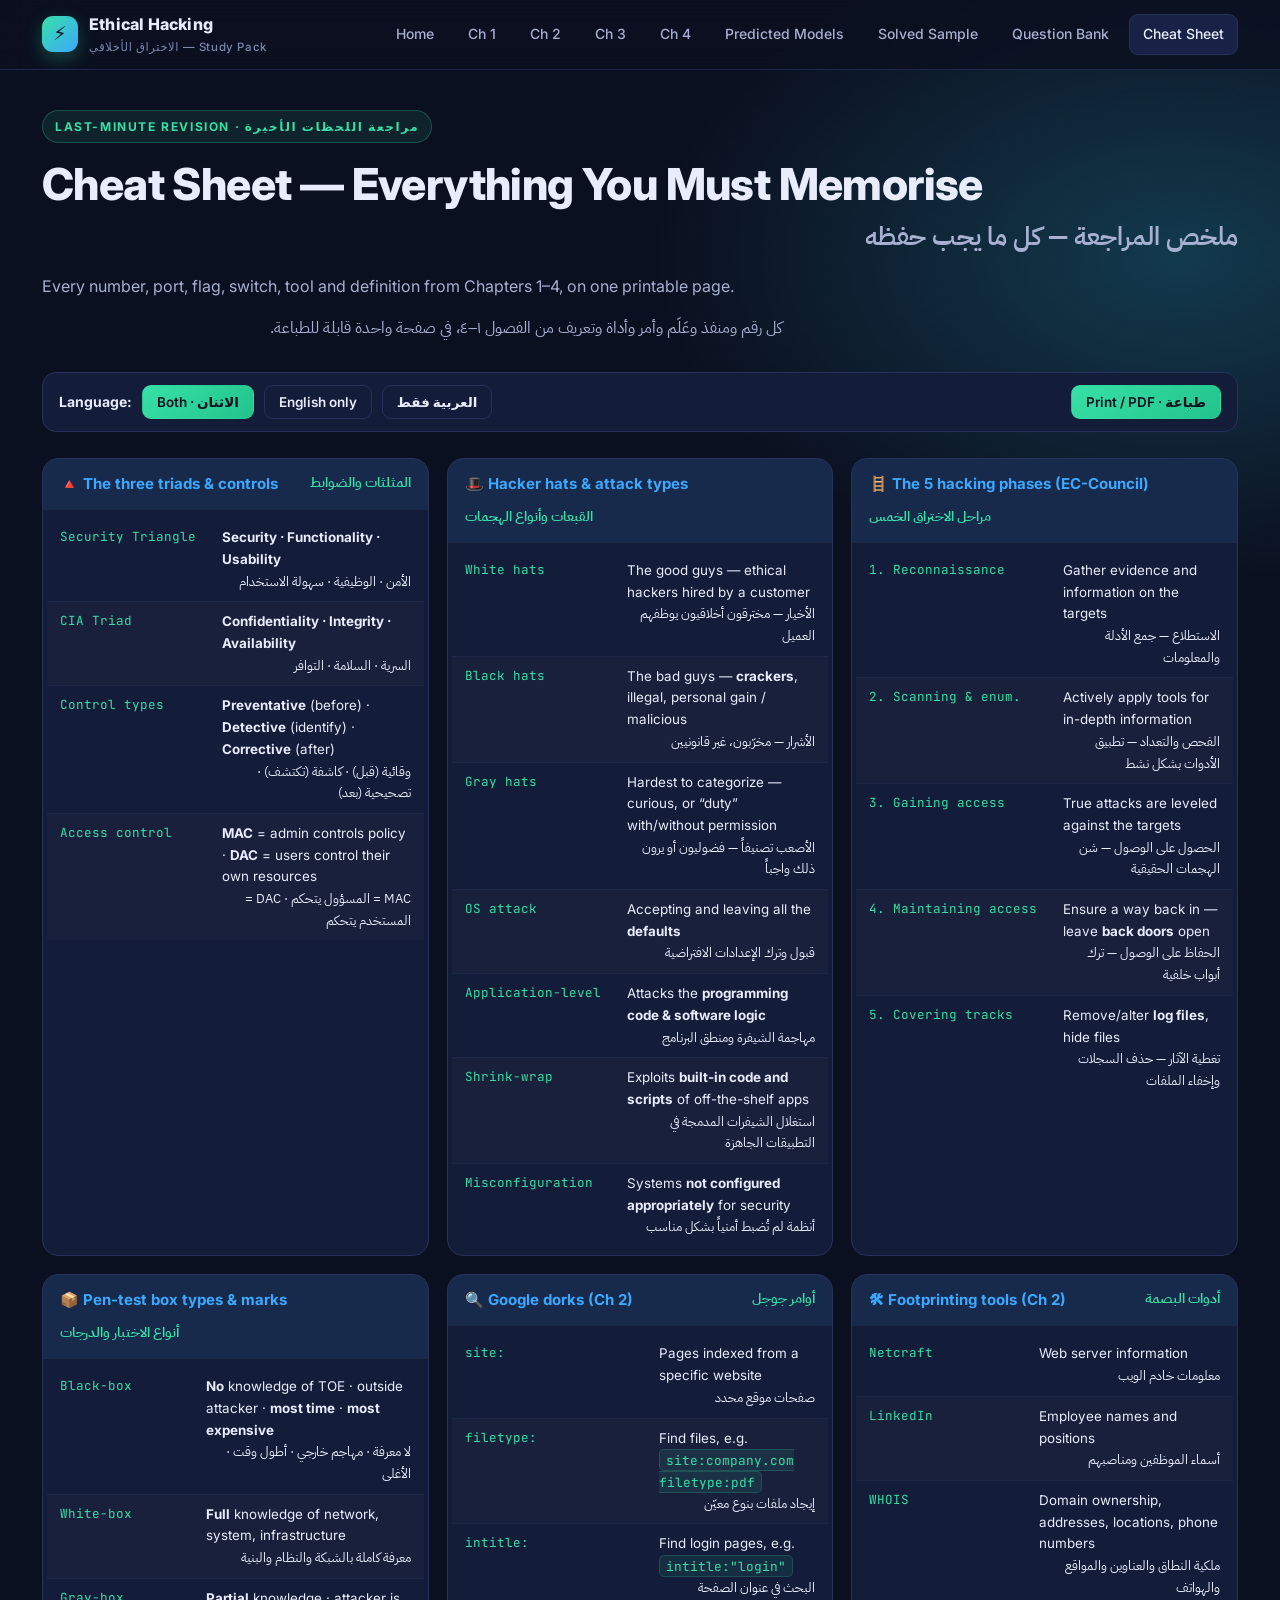
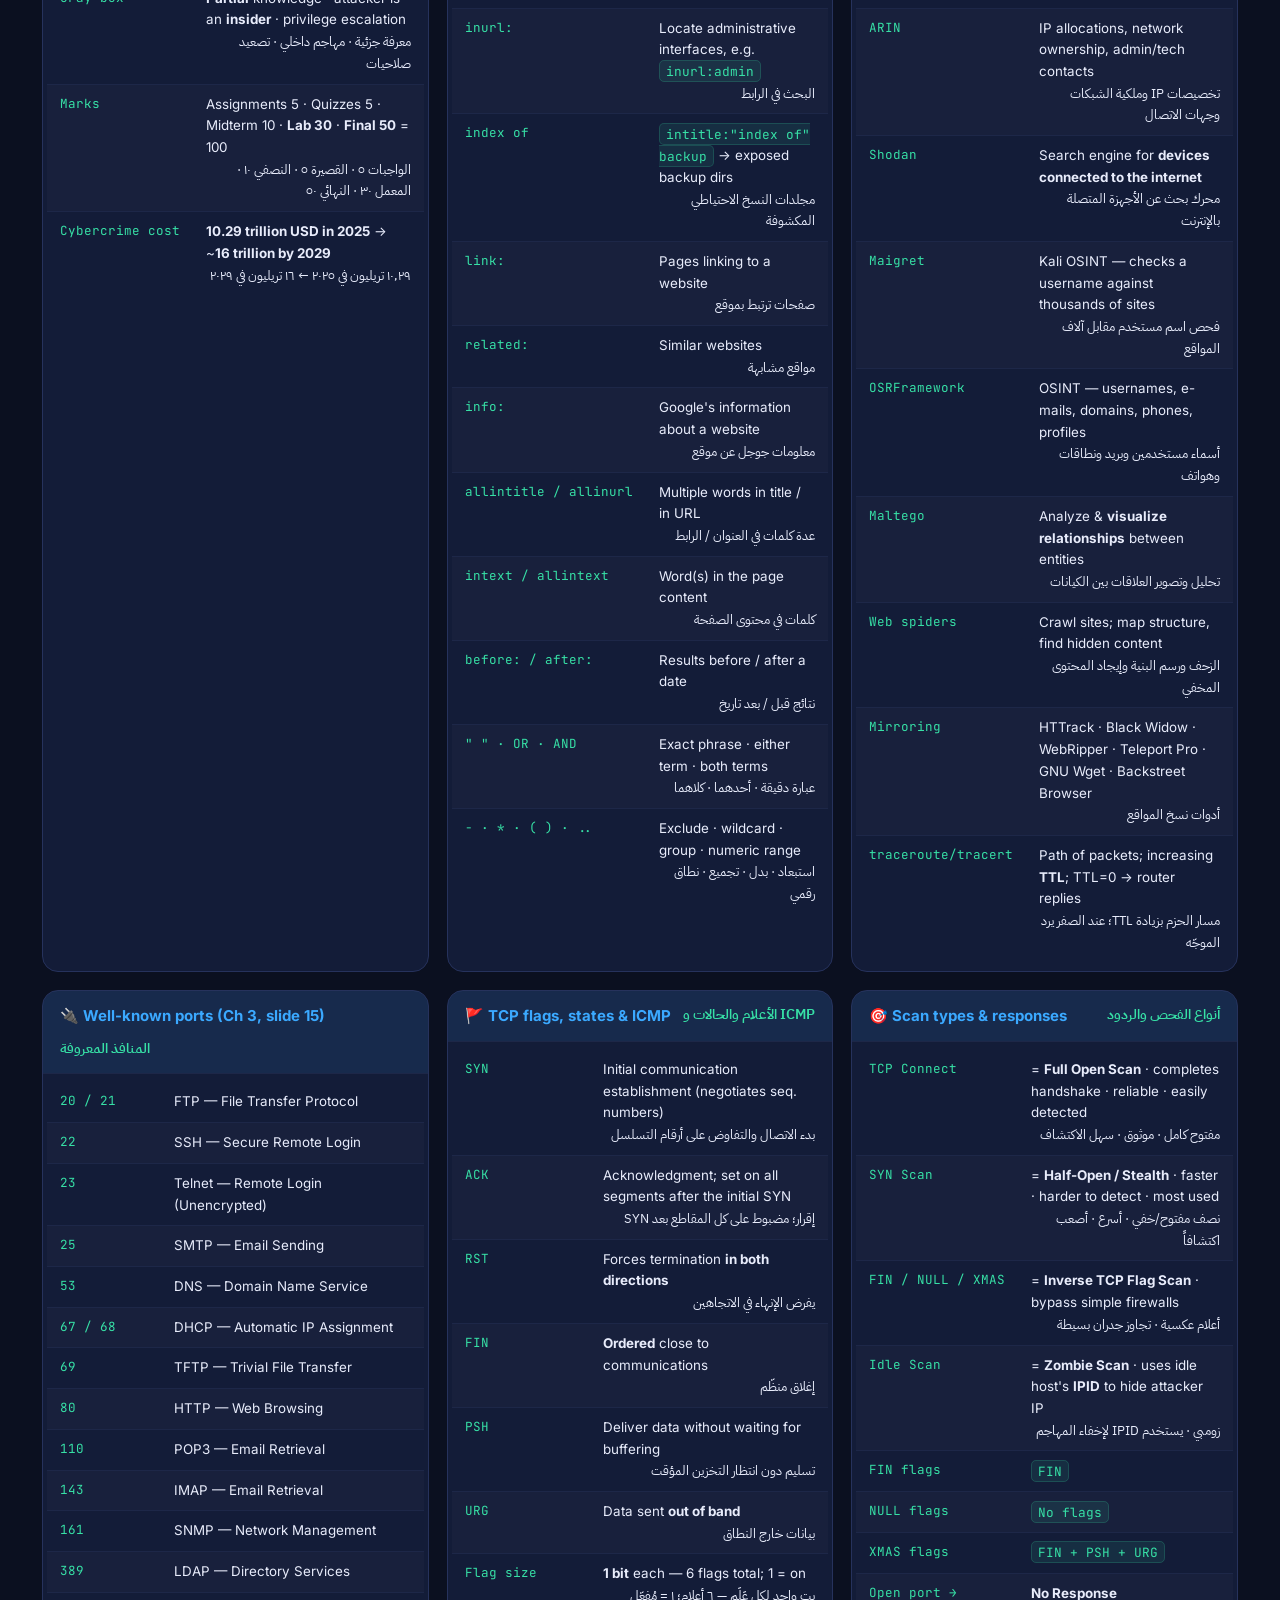
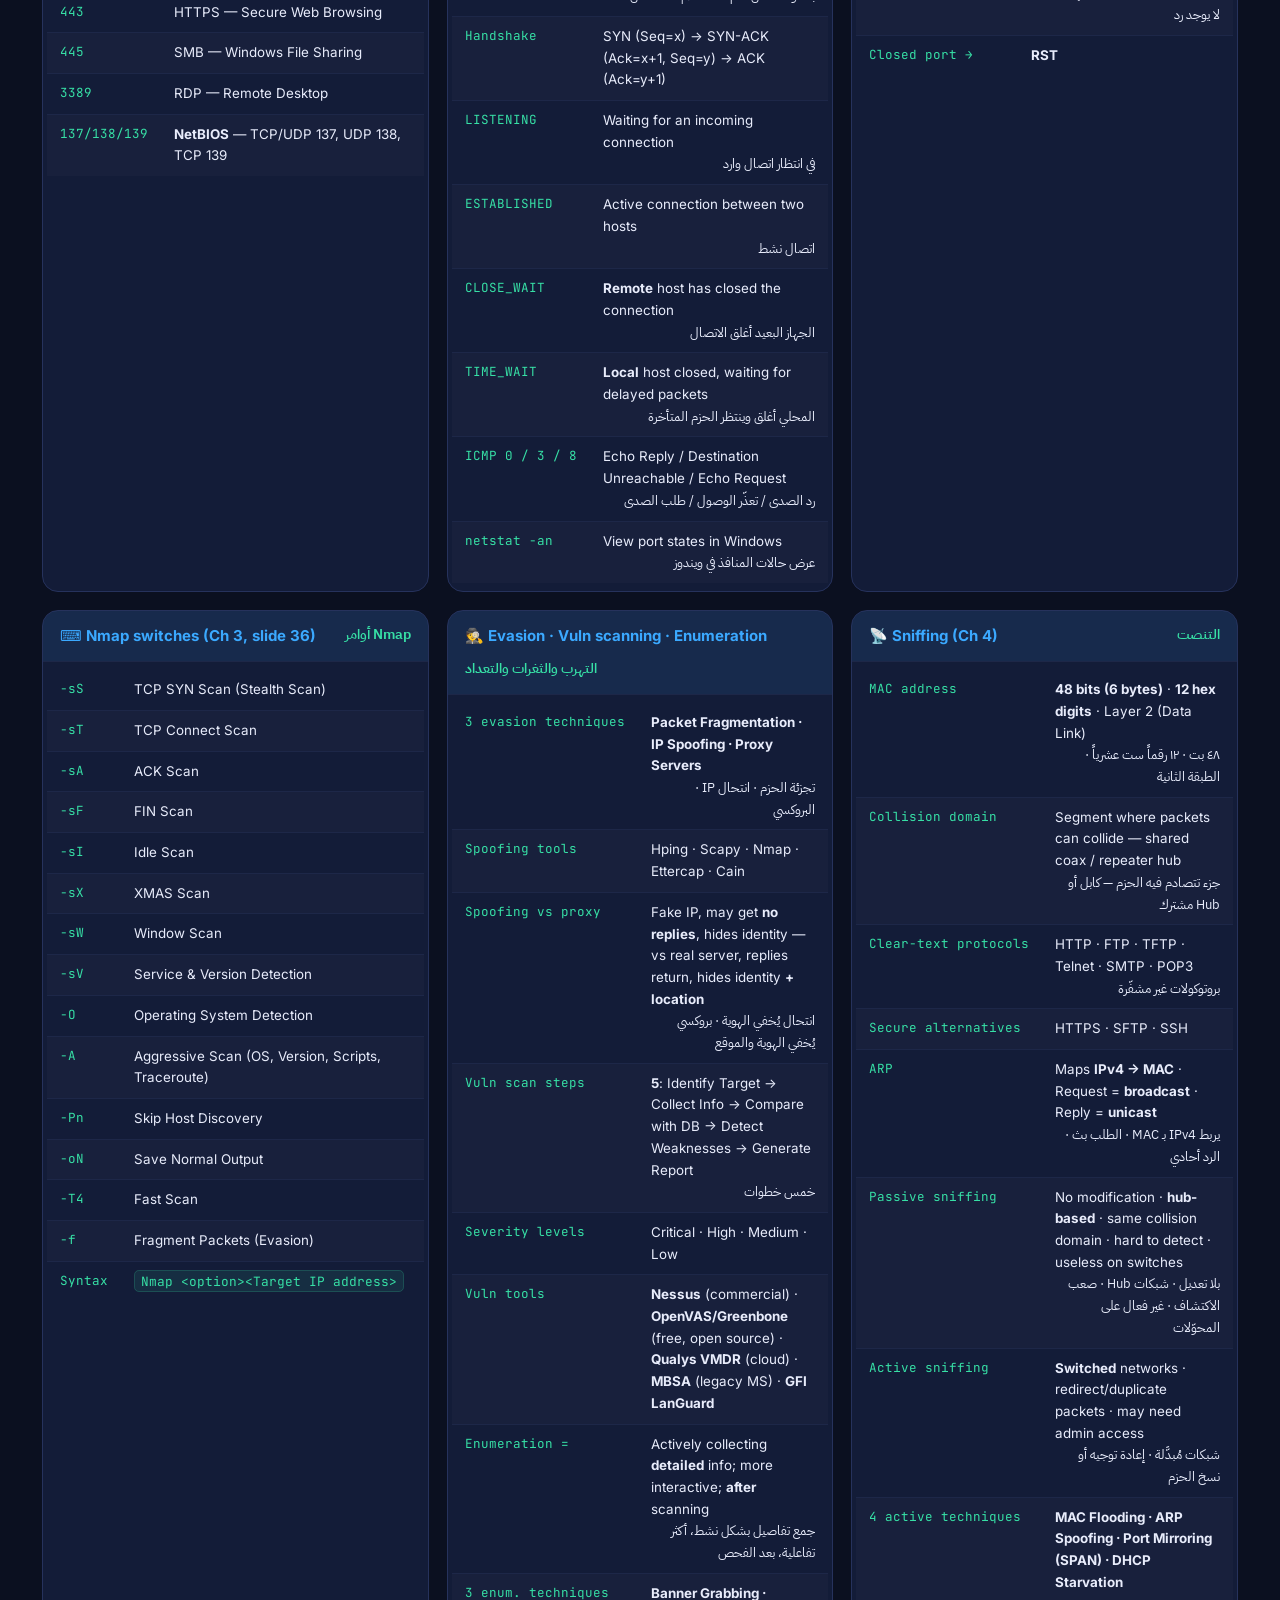
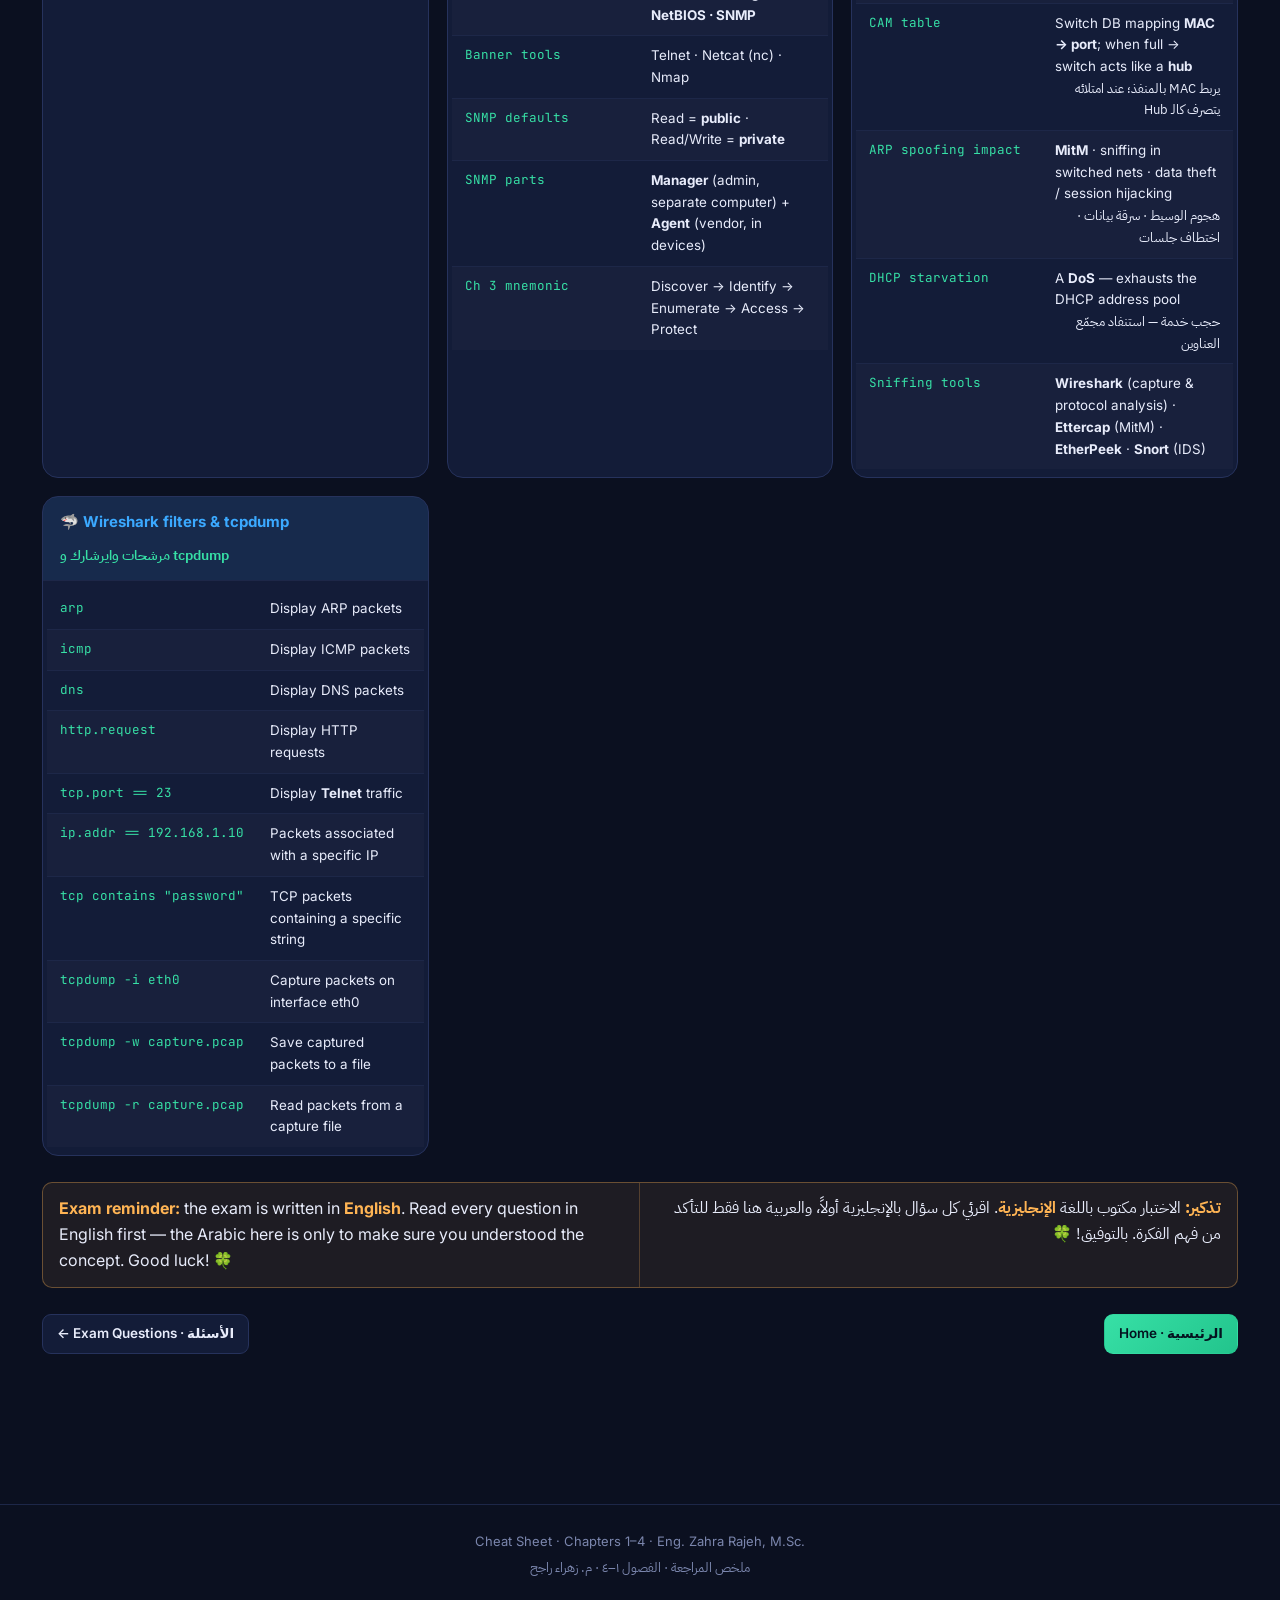
<file: site/cheatsheet.html>
<!DOCTYPE html>
<html lang="en" dir="ltr">
<head>
<meta charset="utf-8">
<meta name="viewport" content="width=device-width, initial-scale=1">
<title>Cheat Sheet | ملخص المراجعة السريعة</title>
<link rel="stylesheet" href="css/style.css">
</head>
<body>

<header class="topbar">
  <div class="topbar-in">
    <a class="brand" href="index.html"><span class="logo">⚡</span><span>Ethical Hacking<small>الاختراق الأخلاقي — Study Pack</small></span></a>
    <nav class="nav">
      <a href="index.html">Home</a><a href="ch1.html">Ch 1</a><a href="ch2.html">Ch 2</a>
      <a href="ch3.html">Ch 3</a><a href="ch4.html">Ch 4</a><a href="predicted.html">Predicted Models</a><a href="exam.html">Solved Sample</a><a href="quiz.html">Question Bank</a><a href="cheatsheet.html">Cheat Sheet</a>
    </nav>
  </div>
</header>

<main class="wrap">
  <div class="page-head">
    <span class="kicker">Last-Minute Revision · مراجعة اللحظات الأخيرة</span>
    <h1>Cheat Sheet — Everything You Must Memorise</h1>
    <p class="h1-ar">ملخص المراجعة — كل ما يجب حفظه</p>
    <p class="lede">Every number, port, flag, switch, tool and definition from Chapters 1–4, on one printable page.</p>
    <p class="lede lede-ar">كل رقم ومنفذ وعَلَم وأمر وأداة وتعريف من الفصول ١–٤، في صفحة واحدة قابلة للطباعة.</p>
  </div>

  <div class="toolbar">
    <strong style="font-size:14px">Language:</strong>
    <button class="btn" data-lang-btn="both">Both · الاثنان</button>
    <button class="btn" data-lang-btn="en">English only</button>
    <button class="btn" data-lang-btn="ar">العربية فقط</button>
    <span class="sp"></span>
    <button class="btn primary" data-print>Print / PDF · طباعة</button>
  </div>

  <div class="cheat-grid">

    <div class="cheat">
      <h3><span class="en">🔺 The three triads &amp; controls</span><span class="ar">المثلثات والضوابط</span></h3>
      <div class="in"><table><tbody>
        <tr><td>Security Triangle</td><td><b>Security · Functionality · Usability</b><div class="tbl-ar" style="text-align:right">الأمن · الوظيفية · سهولة الاستخدام</div></td></tr>
        <tr><td>CIA Triad</td><td><b>Confidentiality · Integrity · Availability</b><div class="tbl-ar" style="text-align:right">السرية · السلامة · التوافر</div></td></tr>
        <tr><td>Control types</td><td><b>Preventative</b> (before) · <b>Detective</b> (identify) · <b>Corrective</b> (after)<div class="tbl-ar" style="text-align:right">وقائية (قبل) · كاشفة (تكتشف) · تصحيحية (بعد)</div></td></tr>
        <tr><td>Access control</td><td><b>MAC</b> = admin controls policy · <b>DAC</b> = users control their own resources<div class="tbl-ar" style="text-align:right">MAC = المسؤول يتحكم · DAC = المستخدم يتحكم</div></td></tr>
      </tbody></table></div>
    </div>

    <div class="cheat">
      <h3><span class="en">🎩 Hacker hats &amp; attack types</span><span class="ar">القبعات وأنواع الهجمات</span></h3>
      <div class="in"><table><tbody>
        <tr><td>White hats</td><td>The good guys — ethical hackers hired by a customer<div class="tbl-ar" style="text-align:right">الأخيار — مخترقون أخلاقيون يوظفهم العميل</div></td></tr>
        <tr><td>Black hats</td><td>The bad guys — <b>crackers</b>, illegal, personal gain / malicious<div class="tbl-ar" style="text-align:right">الأشرار — مخرّبون، غير قانونيين</div></td></tr>
        <tr><td>Gray hats</td><td>Hardest to categorize — curious, or “duty” with/without permission<div class="tbl-ar" style="text-align:right">الأصعب تصنيفاً — فضوليون أو يرون ذلك واجباً</div></td></tr>
        <tr><td>OS attack</td><td>Accepting and leaving all the <b>defaults</b><div class="tbl-ar" style="text-align:right">قبول وترك الإعدادات الافتراضية</div></td></tr>
        <tr><td>Application-level</td><td>Attacks the <b>programming code &amp; software logic</b><div class="tbl-ar" style="text-align:right">مهاجمة الشيفرة ومنطق البرنامج</div></td></tr>
        <tr><td>Shrink-wrap</td><td>Exploits <b>built-in code and scripts</b> of off-the-shelf apps<div class="tbl-ar" style="text-align:right">استغلال الشيفرات المدمجة في التطبيقات الجاهزة</div></td></tr>
        <tr><td>Misconfiguration</td><td>Systems <b>not configured appropriately</b> for security<div class="tbl-ar" style="text-align:right">أنظمة لم تُضبط أمنياً بشكل مناسب</div></td></tr>
      </tbody></table></div>
    </div>

    <div class="cheat">
      <h3><span class="en">🪜 The 5 hacking phases (EC-Council)</span><span class="ar">مراحل الاختراق الخمس</span></h3>
      <div class="in"><table><tbody>
        <tr><td>1. Reconnaissance</td><td>Gather evidence and information on the targets<div class="tbl-ar" style="text-align:right">الاستطلاع — جمع الأدلة والمعلومات</div></td></tr>
        <tr><td>2. Scanning &amp; enum.</td><td>Actively apply tools for in-depth information<div class="tbl-ar" style="text-align:right">الفحص والتعداد — تطبيق الأدوات بشكل نشط</div></td></tr>
        <tr><td>3. Gaining access</td><td>True attacks are leveled against the targets<div class="tbl-ar" style="text-align:right">الحصول على الوصول — شن الهجمات الحقيقية</div></td></tr>
        <tr><td>4. Maintaining access</td><td>Ensure a way back in — leave <b>back doors</b> open<div class="tbl-ar" style="text-align:right">الحفاظ على الوصول — ترك أبواب خلفية</div></td></tr>
        <tr><td>5. Covering tracks</td><td>Remove/alter <b>log files</b>, hide files<div class="tbl-ar" style="text-align:right">تغطية الآثار — حذف السجلات وإخفاء الملفات</div></td></tr>
      </tbody></table></div>
    </div>

    <div class="cheat">
      <h3><span class="en">📦 Pen-test box types &amp; marks</span><span class="ar">أنواع الاختبار والدرجات</span></h3>
      <div class="in"><table><tbody>
        <tr><td>Black-box</td><td><b>No</b> knowledge of TOE · outside attacker · <b>most time</b> · <b>most expensive</b><div class="tbl-ar" style="text-align:right">لا معرفة · مهاجم خارجي · أطول وقت · الأغلى</div></td></tr>
        <tr><td>White-box</td><td><b>Full</b> knowledge of network, system, infrastructure<div class="tbl-ar" style="text-align:right">معرفة كاملة بالشبكة والنظام والبنية</div></td></tr>
        <tr><td>Gray-box</td><td><b>Partial</b> knowledge · attacker is an <b>insider</b> · privilege escalation<div class="tbl-ar" style="text-align:right">معرفة جزئية · مهاجم داخلي · تصعيد صلاحيات</div></td></tr>
        <tr><td>Marks</td><td>Assignments 5 · Quizzes 5 · Midterm 10 · <b>Lab 30</b> · <b>Final 50</b> = 100<div class="tbl-ar" style="text-align:right">الواجبات ٥ · القصيرة ٥ · النصفي ١٠ · المعمل ٣٠ · النهائي ٥٠</div></td></tr>
        <tr><td>Cybercrime cost</td><td><b>10.29 trillion USD in 2025</b> → ~<b>16 trillion by 2029</b><div class="tbl-ar" style="text-align:right">١٠٫٢٩ تريليون في ٢٠٢٥ ← ١٦ تريليون في ٢٠٢٩</div></td></tr>
      </tbody></table></div>
    </div>

    <div class="cheat">
      <h3><span class="en">🔍 Google dorks (Ch 2)</span><span class="ar">أوامر جوجل</span></h3>
      <div class="in"><table><tbody>
        <tr><td>site:</td><td>Pages indexed from a specific website<div class="tbl-ar" style="text-align:right">صفحات موقع محدد</div></td></tr>
        <tr><td>filetype:</td><td>Find files, e.g. <code>site:company.com filetype:pdf</code><div class="tbl-ar" style="text-align:right">إيجاد ملفات بنوع معيّن</div></td></tr>
        <tr><td>intitle:</td><td>Find login pages, e.g. <code>intitle:"login"</code><div class="tbl-ar" style="text-align:right">البحث في عنوان الصفحة</div></td></tr>
        <tr><td>inurl:</td><td>Locate administrative interfaces, e.g. <code>inurl:admin</code><div class="tbl-ar" style="text-align:right">البحث في الرابط</div></td></tr>
        <tr><td>index of</td><td><code>intitle:"index of" backup</code> → exposed backup dirs<div class="tbl-ar" style="text-align:right">مجلدات النسخ الاحتياطي المكشوفة</div></td></tr>
        <tr><td>link:</td><td>Pages linking to a website<div class="tbl-ar" style="text-align:right">صفحات ترتبط بموقع</div></td></tr>
        <tr><td>related:</td><td>Similar websites<div class="tbl-ar" style="text-align:right">مواقع مشابهة</div></td></tr>
        <tr><td>info:</td><td>Google's information about a website<div class="tbl-ar" style="text-align:right">معلومات جوجل عن موقع</div></td></tr>
        <tr><td>allintitle / allinurl</td><td>Multiple words in title / in URL<div class="tbl-ar" style="text-align:right">عدة كلمات في العنوان / الرابط</div></td></tr>
        <tr><td>intext / allintext</td><td>Word(s) in the page content<div class="tbl-ar" style="text-align:right">كلمات في محتوى الصفحة</div></td></tr>
        <tr><td>before: / after:</td><td>Results before / after a date<div class="tbl-ar" style="text-align:right">نتائج قبل / بعد تاريخ</div></td></tr>
        <tr><td>" " · OR · AND</td><td>Exact phrase · either term · both terms<div class="tbl-ar" style="text-align:right">عبارة دقيقة · أحدهما · كلاهما</div></td></tr>
        <tr><td>- · * · ( ) · ..</td><td>Exclude · wildcard · group · numeric range<div class="tbl-ar" style="text-align:right">استبعاد · بدل · تجميع · نطاق رقمي</div></td></tr>
      </tbody></table></div>
    </div>

    <div class="cheat">
      <h3><span class="en">🛠 Footprinting tools (Ch 2)</span><span class="ar">أدوات البصمة</span></h3>
      <div class="in"><table><tbody>
        <tr><td>Netcraft</td><td>Web server information<div class="tbl-ar" style="text-align:right">معلومات خادم الويب</div></td></tr>
        <tr><td>LinkedIn</td><td>Employee names and positions<div class="tbl-ar" style="text-align:right">أسماء الموظفين ومناصبهم</div></td></tr>
        <tr><td>WHOIS</td><td>Domain ownership, addresses, locations, phone numbers<div class="tbl-ar" style="text-align:right">ملكية النطاق والعناوين والمواقع والهواتف</div></td></tr>
        <tr><td>ARIN</td><td>IP allocations, network ownership, admin/tech contacts<div class="tbl-ar" style="text-align:right">تخصيصات IP وملكية الشبكات وجهات الاتصال</div></td></tr>
        <tr><td>Shodan</td><td>Search engine for <b>devices connected to the internet</b><div class="tbl-ar" style="text-align:right">محرك بحث عن الأجهزة المتصلة بالإنترنت</div></td></tr>
        <tr><td>Maigret</td><td>Kali OSINT — checks a username against thousands of sites<div class="tbl-ar" style="text-align:right">فحص اسم مستخدم مقابل آلاف المواقع</div></td></tr>
        <tr><td>OSRFramework</td><td>OSINT — usernames, e-mails, domains, phones, profiles<div class="tbl-ar" style="text-align:right">أسماء مستخدمين وبريد ونطاقات وهواتف</div></td></tr>
        <tr><td>Maltego</td><td>Analyze &amp; <b>visualize relationships</b> between entities<div class="tbl-ar" style="text-align:right">تحليل وتصوير العلاقات بين الكيانات</div></td></tr>
        <tr><td>Web spiders</td><td>Crawl sites; map structure, find hidden content<div class="tbl-ar" style="text-align:right">الزحف ورسم البنية وإيجاد المحتوى المخفي</div></td></tr>
        <tr><td>Mirroring</td><td>HTTrack · Black Widow · WebRipper · Teleport Pro · GNU Wget · Backstreet Browser<div class="tbl-ar" style="text-align:right">أدوات نسخ المواقع</div></td></tr>
        <tr><td>traceroute/tracert</td><td>Path of packets; increasing <b>TTL</b>; TTL=0 → router replies<div class="tbl-ar" style="text-align:right">مسار الحزم بزيادة TTL؛ عند الصفر يرد الموجّه</div></td></tr>
      </tbody></table></div>
    </div>

    <div class="cheat">
      <h3><span class="en">🔌 Well-known ports (Ch 3, slide 15)</span><span class="ar">المنافذ المعروفة</span></h3>
      <div class="in"><table><tbody>
        <tr><td>20 / 21</td><td>FTP — File Transfer Protocol</td></tr>
        <tr><td>22</td><td>SSH — Secure Remote Login</td></tr>
        <tr><td>23</td><td>Telnet — Remote Login (Unencrypted)</td></tr>
        <tr><td>25</td><td>SMTP — Email Sending</td></tr>
        <tr><td>53</td><td>DNS — Domain Name Service</td></tr>
        <tr><td>67 / 68</td><td>DHCP — Automatic IP Assignment</td></tr>
        <tr><td>69</td><td>TFTP — Trivial File Transfer</td></tr>
        <tr><td>80</td><td>HTTP — Web Browsing</td></tr>
        <tr><td>110</td><td>POP3 — Email Retrieval</td></tr>
        <tr><td>143</td><td>IMAP — Email Retrieval</td></tr>
        <tr><td>161</td><td>SNMP — Network Management</td></tr>
        <tr><td>389</td><td>LDAP — Directory Services</td></tr>
        <tr><td>443</td><td>HTTPS — Secure Web Browsing</td></tr>
        <tr><td>445</td><td>SMB — Windows File Sharing</td></tr>
        <tr><td>3389</td><td>RDP — Remote Desktop</td></tr>
        <tr><td>137/138/139</td><td><b>NetBIOS</b> — TCP/UDP 137, UDP 138, TCP 139</td></tr>
      </tbody></table></div>
    </div>

    <div class="cheat">
      <h3><span class="en">🚩 TCP flags, states &amp; ICMP</span><span class="ar">الأعلام والحالات و ICMP</span></h3>
      <div class="in"><table><tbody>
        <tr><td>SYN</td><td>Initial communication establishment (negotiates seq. numbers)<div class="tbl-ar" style="text-align:right">بدء الاتصال والتفاوض على أرقام التسلسل</div></td></tr>
        <tr><td>ACK</td><td>Acknowledgment; set on all segments after the initial SYN<div class="tbl-ar" style="text-align:right">إقرار؛ مضبوط على كل المقاطع بعد SYN</div></td></tr>
        <tr><td>RST</td><td>Forces termination <b>in both directions</b><div class="tbl-ar" style="text-align:right">يفرض الإنهاء في الاتجاهين</div></td></tr>
        <tr><td>FIN</td><td><b>Ordered</b> close to communications<div class="tbl-ar" style="text-align:right">إغلاق منظّم</div></td></tr>
        <tr><td>PSH</td><td>Deliver data without waiting for buffering<div class="tbl-ar" style="text-align:right">تسليم دون انتظار التخزين المؤقت</div></td></tr>
        <tr><td>URG</td><td>Data sent <b>out of band</b><div class="tbl-ar" style="text-align:right">بيانات خارج النطاق</div></td></tr>
        <tr><td>Flag size</td><td><b>1 bit</b> each — 6 flags total; 1 = on<div class="tbl-ar" style="text-align:right">بت واحد لكل عَلَم — ٦ أعلام؛ ١ = مُفعّل</div></td></tr>
        <tr><td>Handshake</td><td>SYN (Seq=x) → SYN-ACK (Ack=x+1, Seq=y) → ACK (Ack=y+1)</td></tr>
        <tr><td>LISTENING</td><td>Waiting for an incoming connection<div class="tbl-ar" style="text-align:right">في انتظار اتصال وارد</div></td></tr>
        <tr><td>ESTABLISHED</td><td>Active connection between two hosts<div class="tbl-ar" style="text-align:right">اتصال نشط</div></td></tr>
        <tr><td>CLOSE_WAIT</td><td><b>Remote</b> host has closed the connection<div class="tbl-ar" style="text-align:right">الجهاز البعيد أغلق الاتصال</div></td></tr>
        <tr><td>TIME_WAIT</td><td><b>Local</b> host closed, waiting for delayed packets<div class="tbl-ar" style="text-align:right">المحلي أغلق وينتظر الحزم المتأخرة</div></td></tr>
        <tr><td>ICMP 0 / 3 / 8</td><td>Echo Reply / Destination Unreachable / Echo Request<div class="tbl-ar" style="text-align:right">رد الصدى / تعذّر الوصول / طلب الصدى</div></td></tr>
        <tr><td>netstat -an</td><td>View port states in Windows<div class="tbl-ar" style="text-align:right">عرض حالات المنافذ في ويندوز</div></td></tr>
      </tbody></table></div>
    </div>

    <div class="cheat">
      <h3><span class="en">🎯 Scan types &amp; responses</span><span class="ar">أنواع الفحص والردود</span></h3>
      <div class="in"><table><tbody>
        <tr><td>TCP Connect</td><td>= <b>Full Open Scan</b> · completes handshake · reliable · easily detected<div class="tbl-ar" style="text-align:right">مفتوح كامل · موثوق · سهل الاكتشاف</div></td></tr>
        <tr><td>SYN Scan</td><td>= <b>Half-Open / Stealth</b> · faster · harder to detect · most used<div class="tbl-ar" style="text-align:right">نصف مفتوح/خفي · أسرع · أصعب اكتشافاً</div></td></tr>
        <tr><td>FIN / NULL / XMAS</td><td>= <b>Inverse TCP Flag Scan</b> · bypass simple firewalls<div class="tbl-ar" style="text-align:right">أعلام عكسية · تجاوز جدران بسيطة</div></td></tr>
        <tr><td>Idle Scan</td><td>= <b>Zombie Scan</b> · uses idle host's <b>IPID</b> to hide attacker IP<div class="tbl-ar" style="text-align:right">زومبي · يستخدم IPID لإخفاء المهاجم</div></td></tr>
        <tr><td>FIN flags</td><td><code>FIN</code></td></tr>
        <tr><td>NULL flags</td><td><code>No flags</code></td></tr>
        <tr><td>XMAS flags</td><td><code>FIN + PSH + URG</code></td></tr>
        <tr><td>Open port →</td><td><b>No Response</b><div class="tbl-ar" style="text-align:right">لا يوجد رد</div></td></tr>
        <tr><td>Closed port →</td><td><b>RST</b></td></tr>
      </tbody></table></div>
    </div>

    <div class="cheat">
      <h3><span class="en">⌨️ Nmap switches (Ch 3, slide 36)</span><span class="ar">أوامر Nmap</span></h3>
      <div class="in"><table><tbody>
        <tr><td>-sS</td><td>TCP SYN Scan (Stealth Scan)</td></tr>
        <tr><td>-sT</td><td>TCP Connect Scan</td></tr>
        <tr><td>-sA</td><td>ACK Scan</td></tr>
        <tr><td>-sF</td><td>FIN Scan</td></tr>
        <tr><td>-sI</td><td>Idle Scan</td></tr>
        <tr><td>-sX</td><td>XMAS Scan</td></tr>
        <tr><td>-sW</td><td>Window Scan</td></tr>
        <tr><td>-sV</td><td>Service &amp; Version Detection</td></tr>
        <tr><td>-O</td><td>Operating System Detection</td></tr>
        <tr><td>-A</td><td>Aggressive Scan (OS, Version, Scripts, Traceroute)</td></tr>
        <tr><td>-Pn</td><td>Skip Host Discovery</td></tr>
        <tr><td>-oN</td><td>Save Normal Output</td></tr>
        <tr><td>-T4</td><td>Fast Scan</td></tr>
        <tr><td>-f</td><td>Fragment Packets (Evasion)</td></tr>
        <tr><td>Syntax</td><td><code>Nmap &lt;option&gt;&lt;Target IP address&gt;</code></td></tr>
      </tbody></table></div>
    </div>

    <div class="cheat">
      <h3><span class="en">🕵️ Evasion · Vuln scanning · Enumeration</span><span class="ar">التهرب والثغرات والتعداد</span></h3>
      <div class="in"><table><tbody>
        <tr><td>3 evasion techniques</td><td><b>Packet Fragmentation · IP Spoofing · Proxy Servers</b><div class="tbl-ar" style="text-align:right">تجزئة الحزم · انتحال IP · البروكسي</div></td></tr>
        <tr><td>Spoofing tools</td><td>Hping · Scapy · Nmap · Ettercap · Cain</td></tr>
        <tr><td>Spoofing vs proxy</td><td>Fake IP, may get <b>no replies</b>, hides identity — vs real server, replies return, hides identity <b>+ location</b><div class="tbl-ar" style="text-align:right">انتحال يُخفي الهوية · بروكسي يُخفي الهوية والموقع</div></td></tr>
        <tr><td>Vuln scan steps</td><td><b>5</b>: Identify Target → Collect Info → Compare with DB → Detect Weaknesses → Generate Report<div class="tbl-ar" style="text-align:right">خمس خطوات</div></td></tr>
        <tr><td>Severity levels</td><td>Critical · High · Medium · Low</td></tr>
        <tr><td>Vuln tools</td><td><b>Nessus</b> (commercial) · <b>OpenVAS/Greenbone</b> (free, open source) · <b>Qualys VMDR</b> (cloud) · <b>MBSA</b> (legacy MS) · <b>GFI LanGuard</b></td></tr>
        <tr><td>Enumeration = </td><td>Actively collecting <b>detailed</b> info; more interactive; <b>after</b> scanning<div class="tbl-ar" style="text-align:right">جمع تفاصيل بشكل نشط، أكثر تفاعلية، بعد الفحص</div></td></tr>
        <tr><td>3 enum. techniques</td><td><b>Banner Grabbing · NetBIOS · SNMP</b></td></tr>
        <tr><td>Banner tools</td><td>Telnet · Netcat (nc) · Nmap</td></tr>
        <tr><td>SNMP defaults</td><td>Read = <b>public</b> · Read/Write = <b>private</b></td></tr>
        <tr><td>SNMP parts</td><td><b>Manager</b> (admin, separate computer) + <b>Agent</b> (vendor, in devices)</td></tr>
        <tr><td>Ch 3 mnemonic</td><td>Discover → Identify → Enumerate → Access → Protect</td></tr>
      </tbody></table></div>
    </div>

    <div class="cheat">
      <h3><span class="en">📡 Sniffing (Ch 4)</span><span class="ar">التنصت</span></h3>
      <div class="in"><table><tbody>
        <tr><td>MAC address</td><td><b>48 bits (6 bytes)</b> · <b>12 hex digits</b> · Layer 2 (Data Link)<div class="tbl-ar" style="text-align:right">٤٨ بت · ١٢ رقماً ست عشرياً · الطبقة الثانية</div></td></tr>
        <tr><td>Collision domain</td><td>Segment where packets can collide — shared coax / repeater hub<div class="tbl-ar" style="text-align:right">جزء تتصادم فيه الحزم — كابل أو Hub مشترك</div></td></tr>
        <tr><td>Clear-text protocols</td><td>HTTP · FTP · TFTP · Telnet · SMTP · POP3<div class="tbl-ar" style="text-align:right">بروتوكولات غير مشفّرة</div></td></tr>
        <tr><td>Secure alternatives</td><td>HTTPS · SFTP · SSH</td></tr>
        <tr><td>ARP</td><td>Maps <b>IPv4 → MAC</b> · Request = <b>broadcast</b> · Reply = <b>unicast</b><div class="tbl-ar" style="text-align:right">يربط IPv4 بـ MAC · الطلب بث · الرد أحادي</div></td></tr>
        <tr><td>Passive sniffing</td><td>No modification · <b>hub-based</b> · same collision domain · hard to detect · useless on switches<div class="tbl-ar" style="text-align:right">بلا تعديل · شبكات Hub · صعب الاكتشاف · غير فعال على المحوّلات</div></td></tr>
        <tr><td>Active sniffing</td><td><b>Switched</b> networks · redirect/duplicate packets · may need admin access<div class="tbl-ar" style="text-align:right">شبكات مُبدَّلة · إعادة توجيه أو نسخ الحزم</div></td></tr>
        <tr><td>4 active techniques</td><td><b>MAC Flooding · ARP Spoofing · Port Mirroring (SPAN) · DHCP Starvation</b></td></tr>
        <tr><td>CAM table</td><td>Switch DB mapping <b>MAC → port</b>; when full → switch acts like a <b>hub</b><div class="tbl-ar" style="text-align:right">يربط MAC بالمنفذ؛ عند امتلائه يتصرف كالـ Hub</div></td></tr>
        <tr><td>ARP spoofing impact</td><td><b>MitM</b> · sniffing in switched nets · data theft / session hijacking<div class="tbl-ar" style="text-align:right">هجوم الوسيط · سرقة بيانات · اختطاف جلسات</div></td></tr>
        <tr><td>DHCP starvation</td><td>A <b>DoS</b> — exhausts the DHCP address pool<div class="tbl-ar" style="text-align:right">حجب خدمة — استنفاد مجمّع العناوين</div></td></tr>
        <tr><td>Sniffing tools</td><td><b>Wireshark</b> (capture &amp; protocol analysis) · <b>Ettercap</b> (MitM) · <b>EtherPeek</b> · <b>Snort</b> (IDS)</td></tr>
      </tbody></table></div>
    </div>

    <div class="cheat">
      <h3><span class="en">🦈 Wireshark filters &amp; tcpdump</span><span class="ar">مرشحات وايرشارك و tcpdump</span></h3>
      <div class="in"><table><tbody>
        <tr><td>arp</td><td>Display ARP packets</td></tr>
        <tr><td>icmp</td><td>Display ICMP packets</td></tr>
        <tr><td>dns</td><td>Display DNS packets</td></tr>
        <tr><td>http.request</td><td>Display HTTP requests</td></tr>
        <tr><td>tcp.port == 23</td><td>Display <b>Telnet</b> traffic</td></tr>
        <tr><td>ip.addr == 192.168.1.10</td><td>Packets associated with a specific IP</td></tr>
        <tr><td>tcp contains "password"</td><td>TCP packets containing a specific string</td></tr>
        <tr><td>tcpdump -i eth0</td><td>Capture packets on interface eth0</td></tr>
        <tr><td>tcpdump -w capture.pcap</td><td>Save captured packets to a file</td></tr>
        <tr><td>tcpdump -r capture.pcap</td><td>Read packets from a capture file</td></tr>
      </tbody></table></div>
    </div>

  </div>

  <div class="note" style="margin-top:26px">
    <div class="en"><b>Exam reminder:</b> the exam is written in <b>English</b>. Read every question in English first — the Arabic
      here is only to make sure you understood the concept. Good luck! 🍀</div>
    <div class="ar"><b>تذكير:</b> الاختبار مكتوب باللغة <b>الإنجليزية</b>. اقرئي كل سؤال بالإنجليزية أولاً، والعربية هنا فقط
      للتأكد من فهم الفكرة. بالتوفيق! 🍀</div>
  </div>

  <div class="pager no-print">
    <a class="btn" href="quiz.html">← Exam Questions · الأسئلة</a>
    <a class="btn primary" href="index.html">Home · الرئيسية</a>
  </div>
</main>

<footer>Cheat Sheet · Chapters 1–4 · Eng. Zahra Rajeh, M.Sc.
  <div class="ar">ملخص المراجعة · الفصول ١–٤ · م. زهراء راجح</div></footer>

<script src="js/app.js"></script>
</body>
</html>
</file>
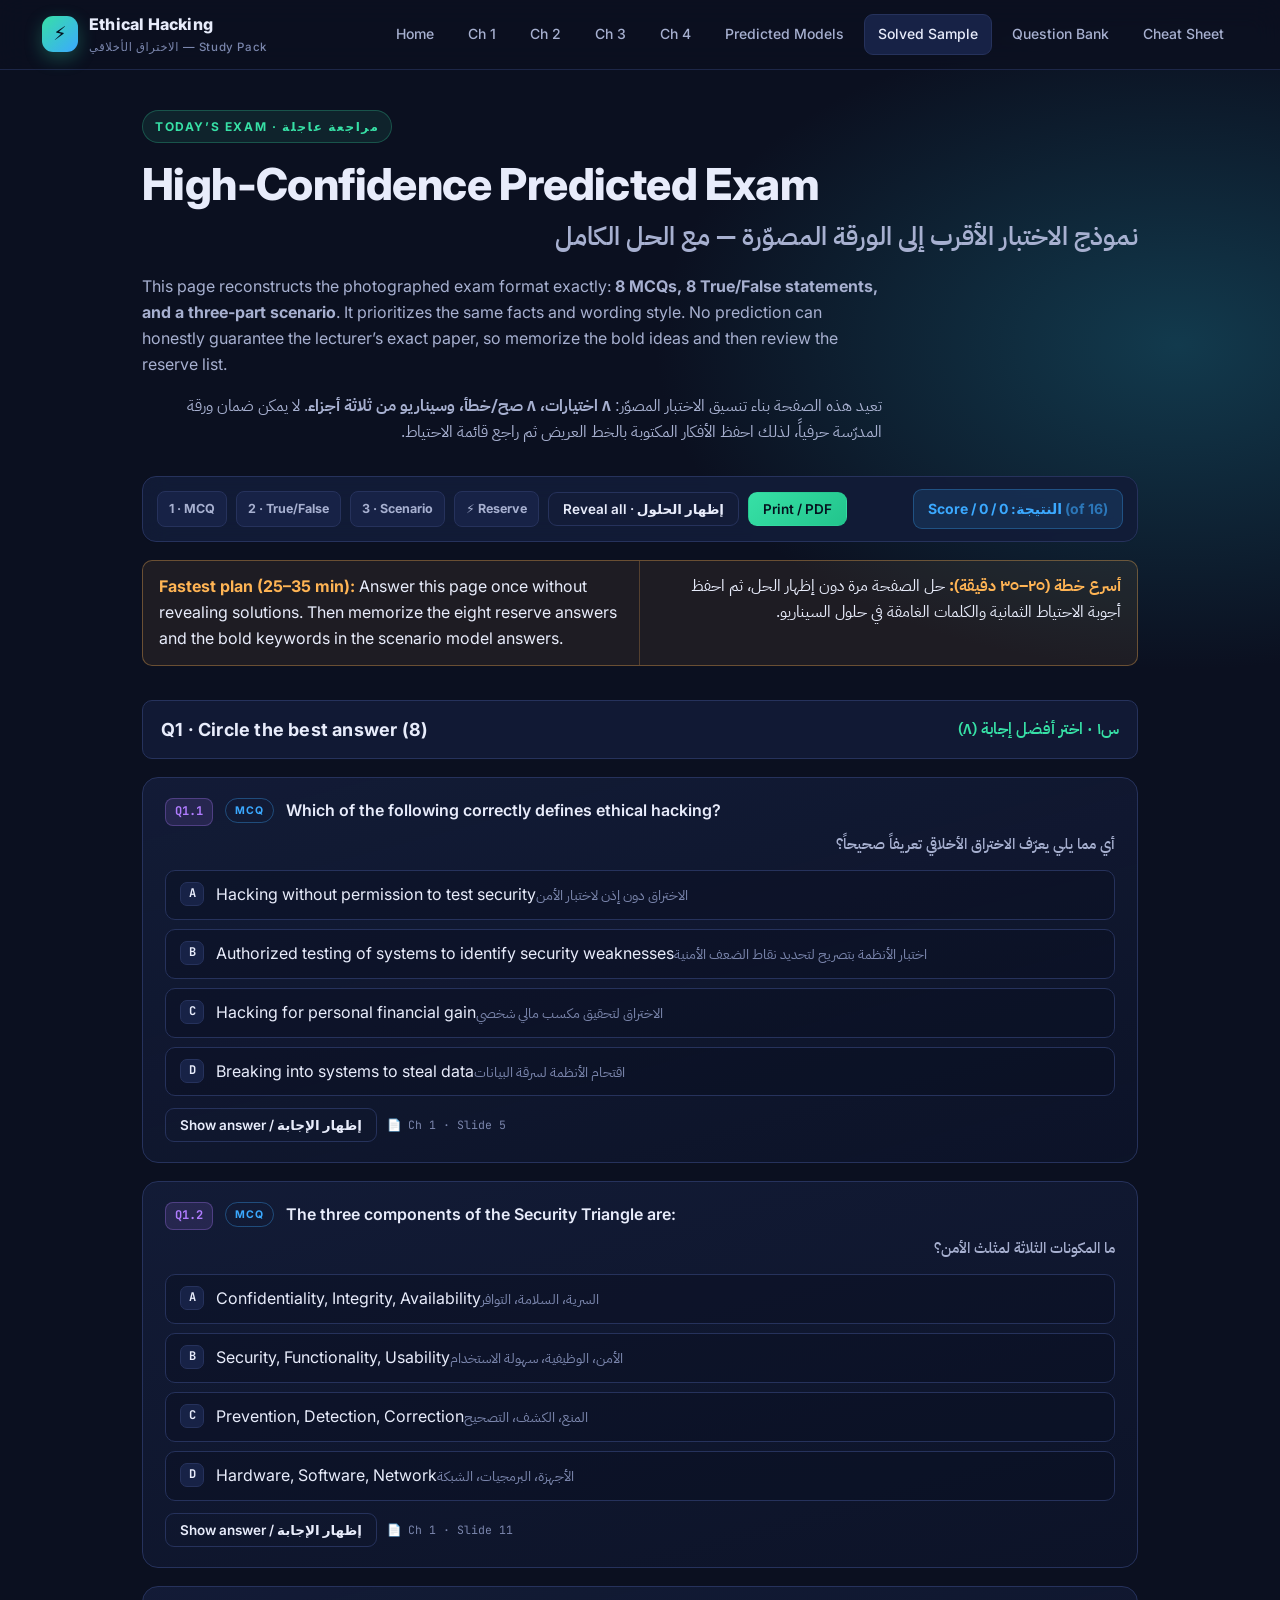
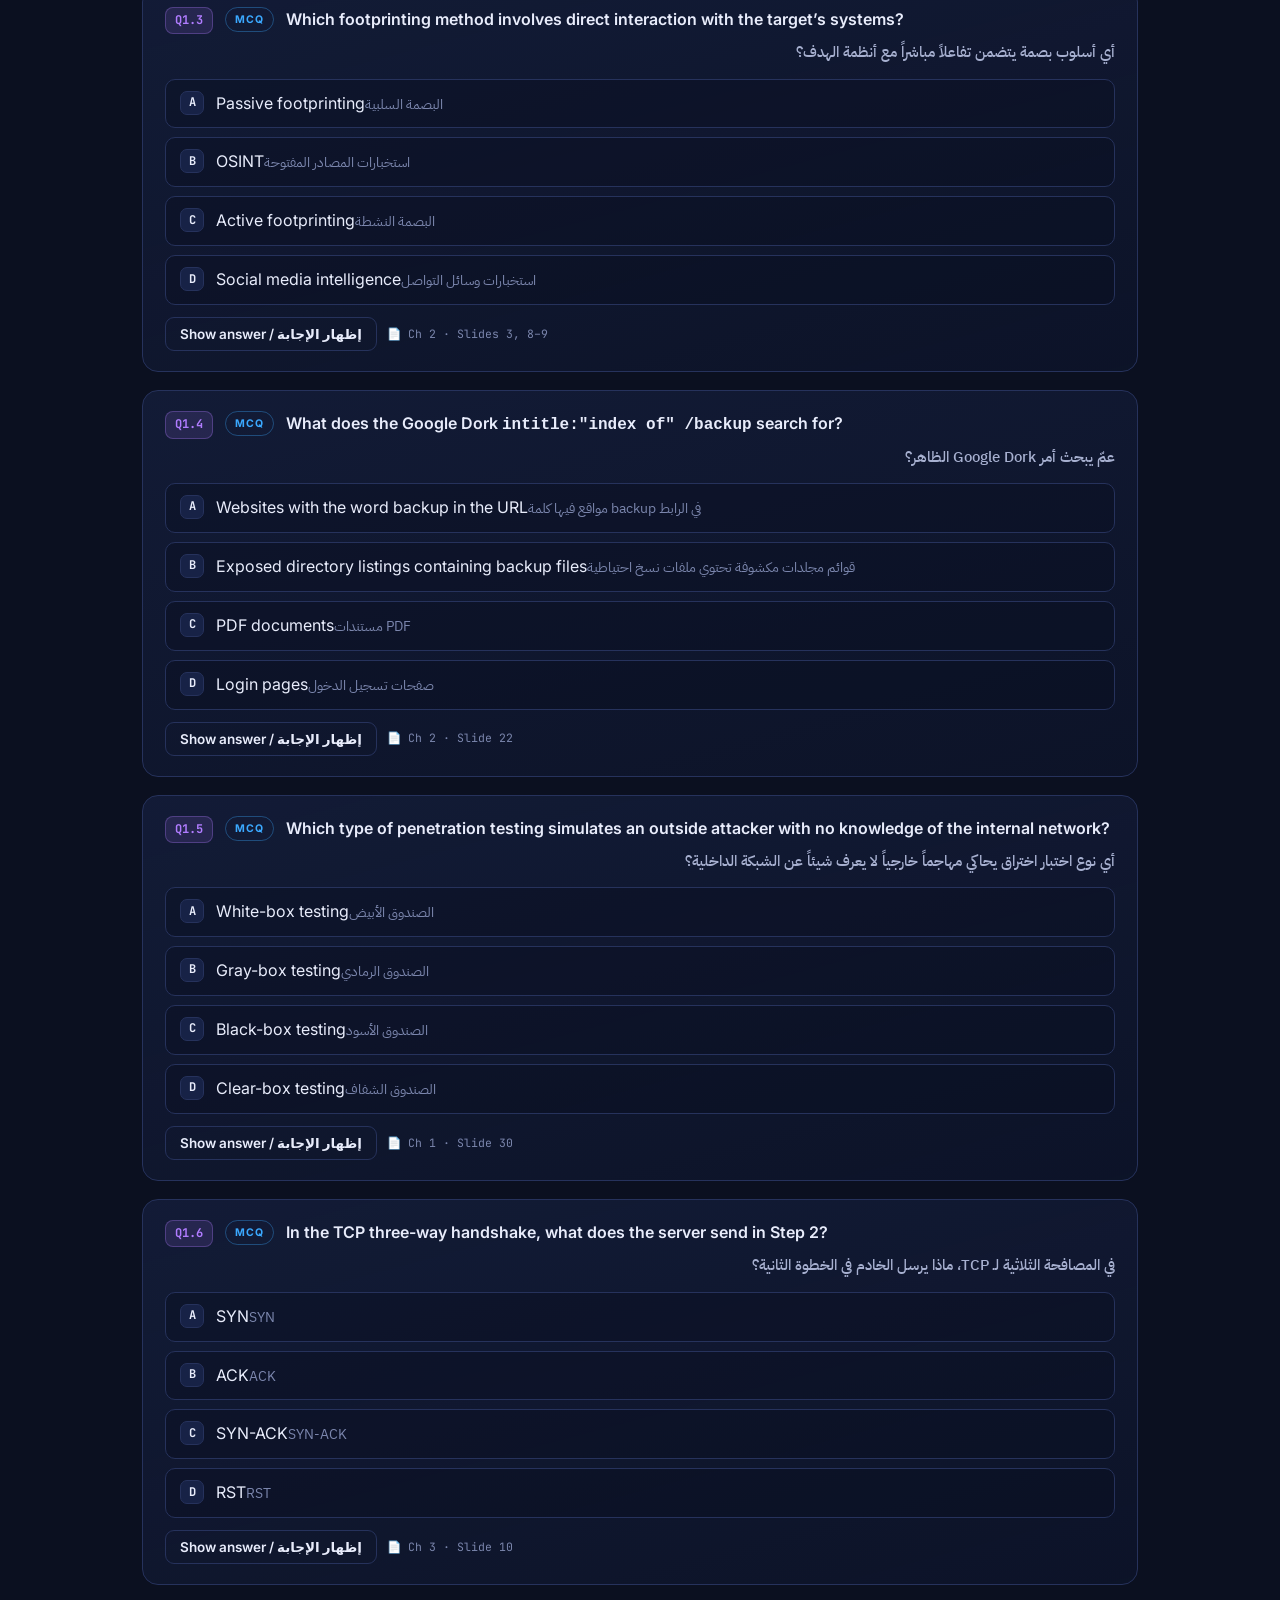
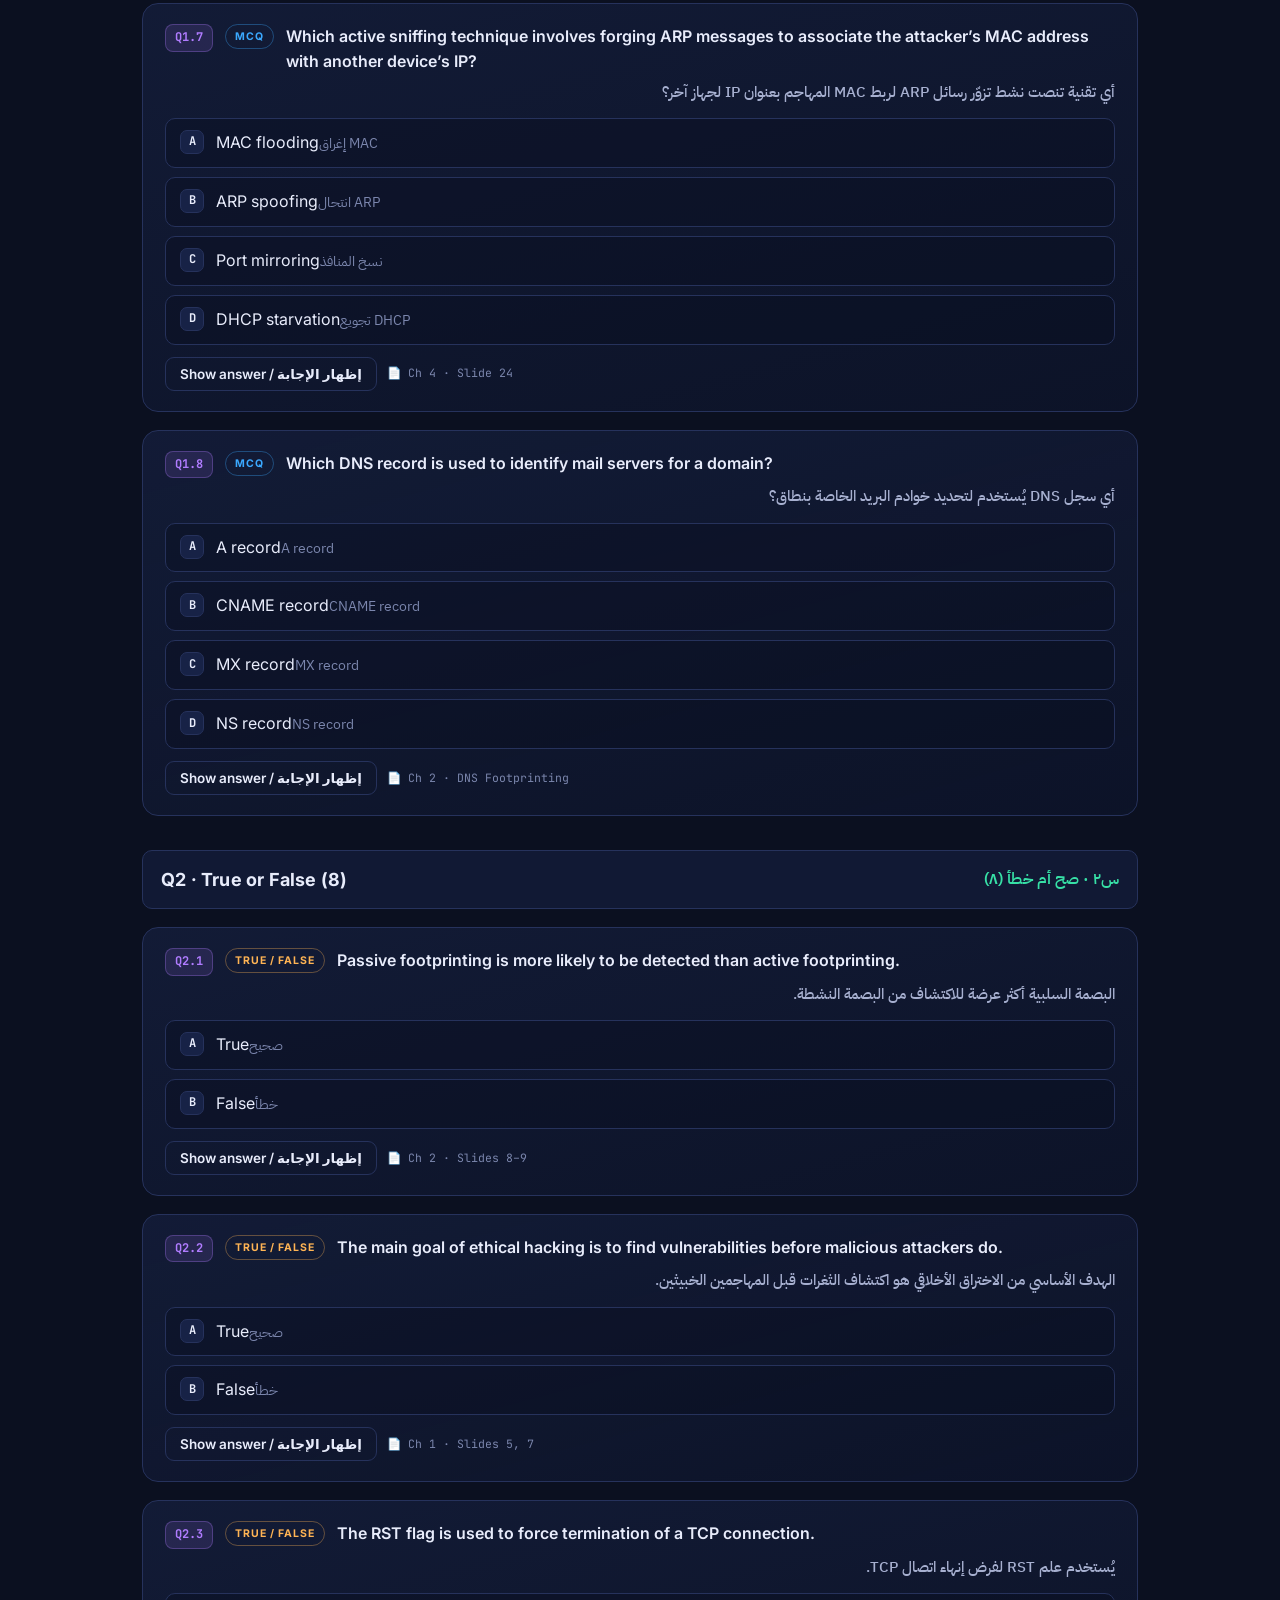
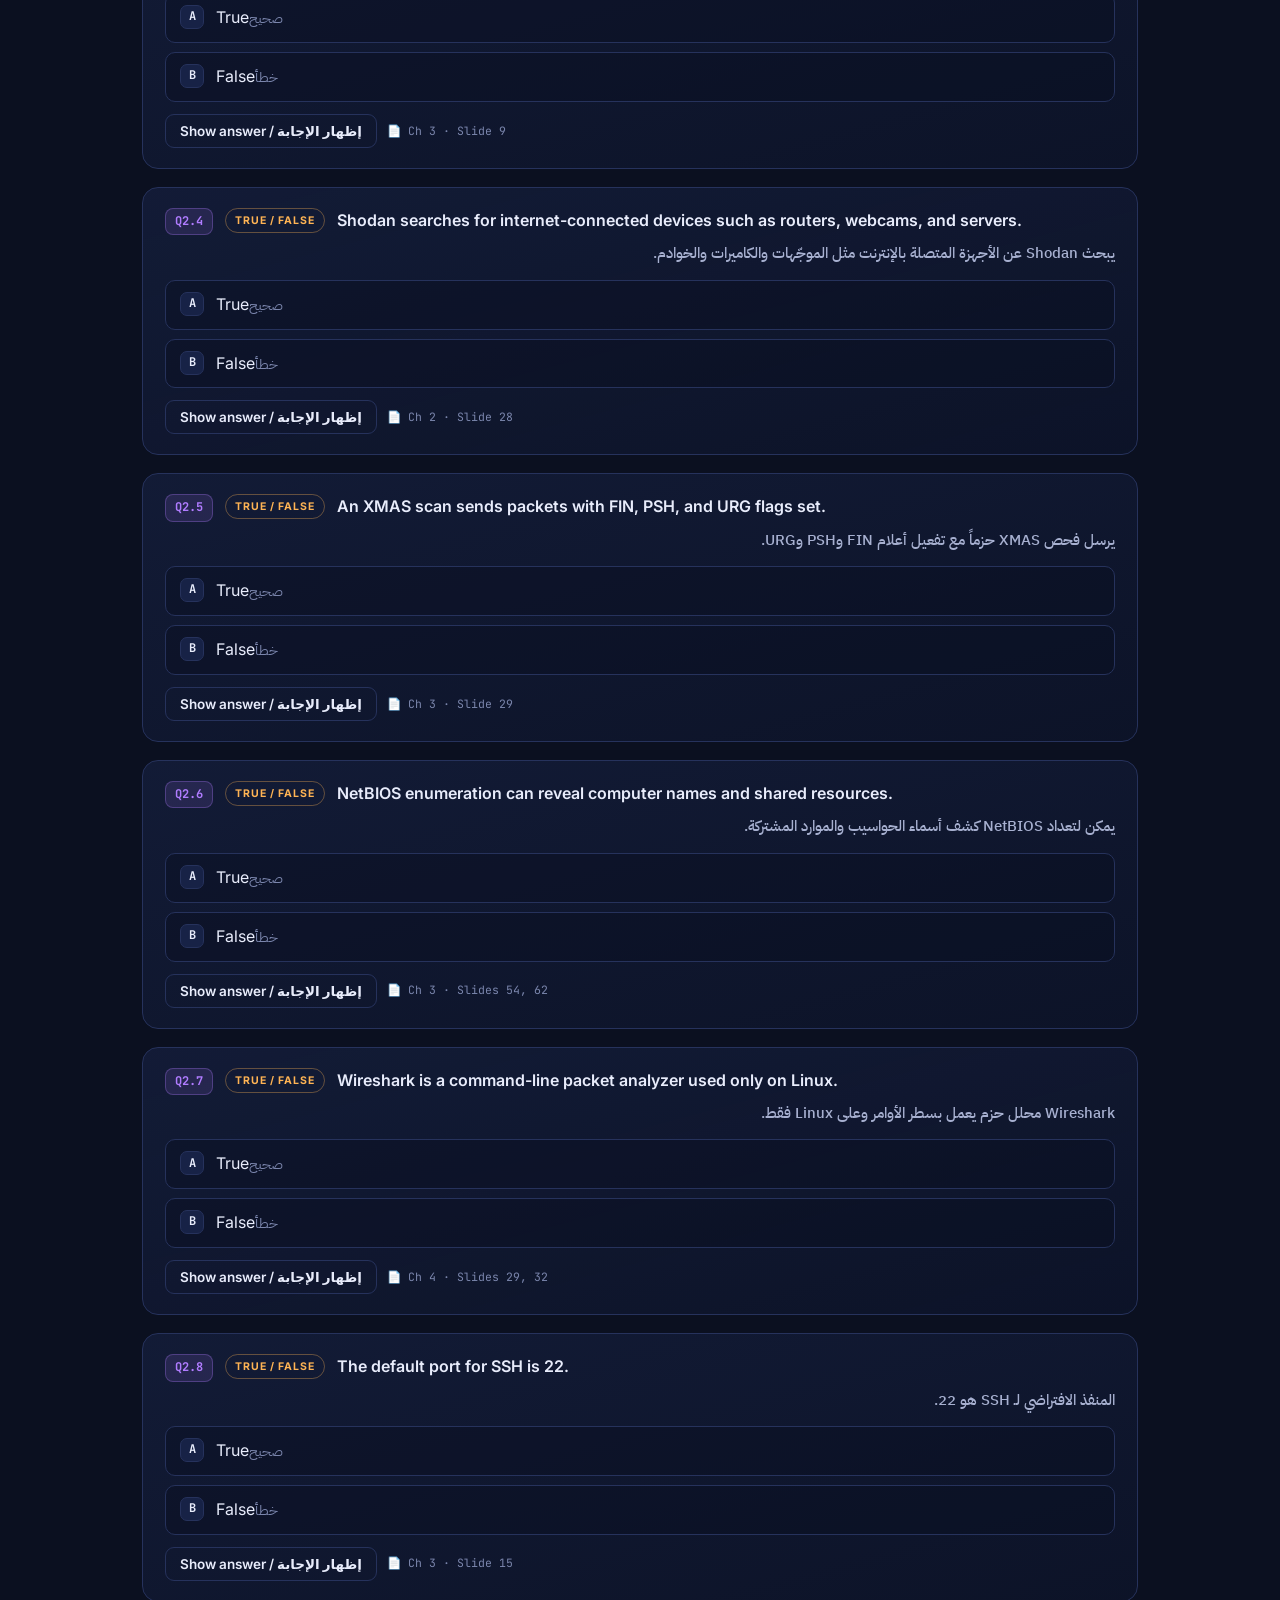
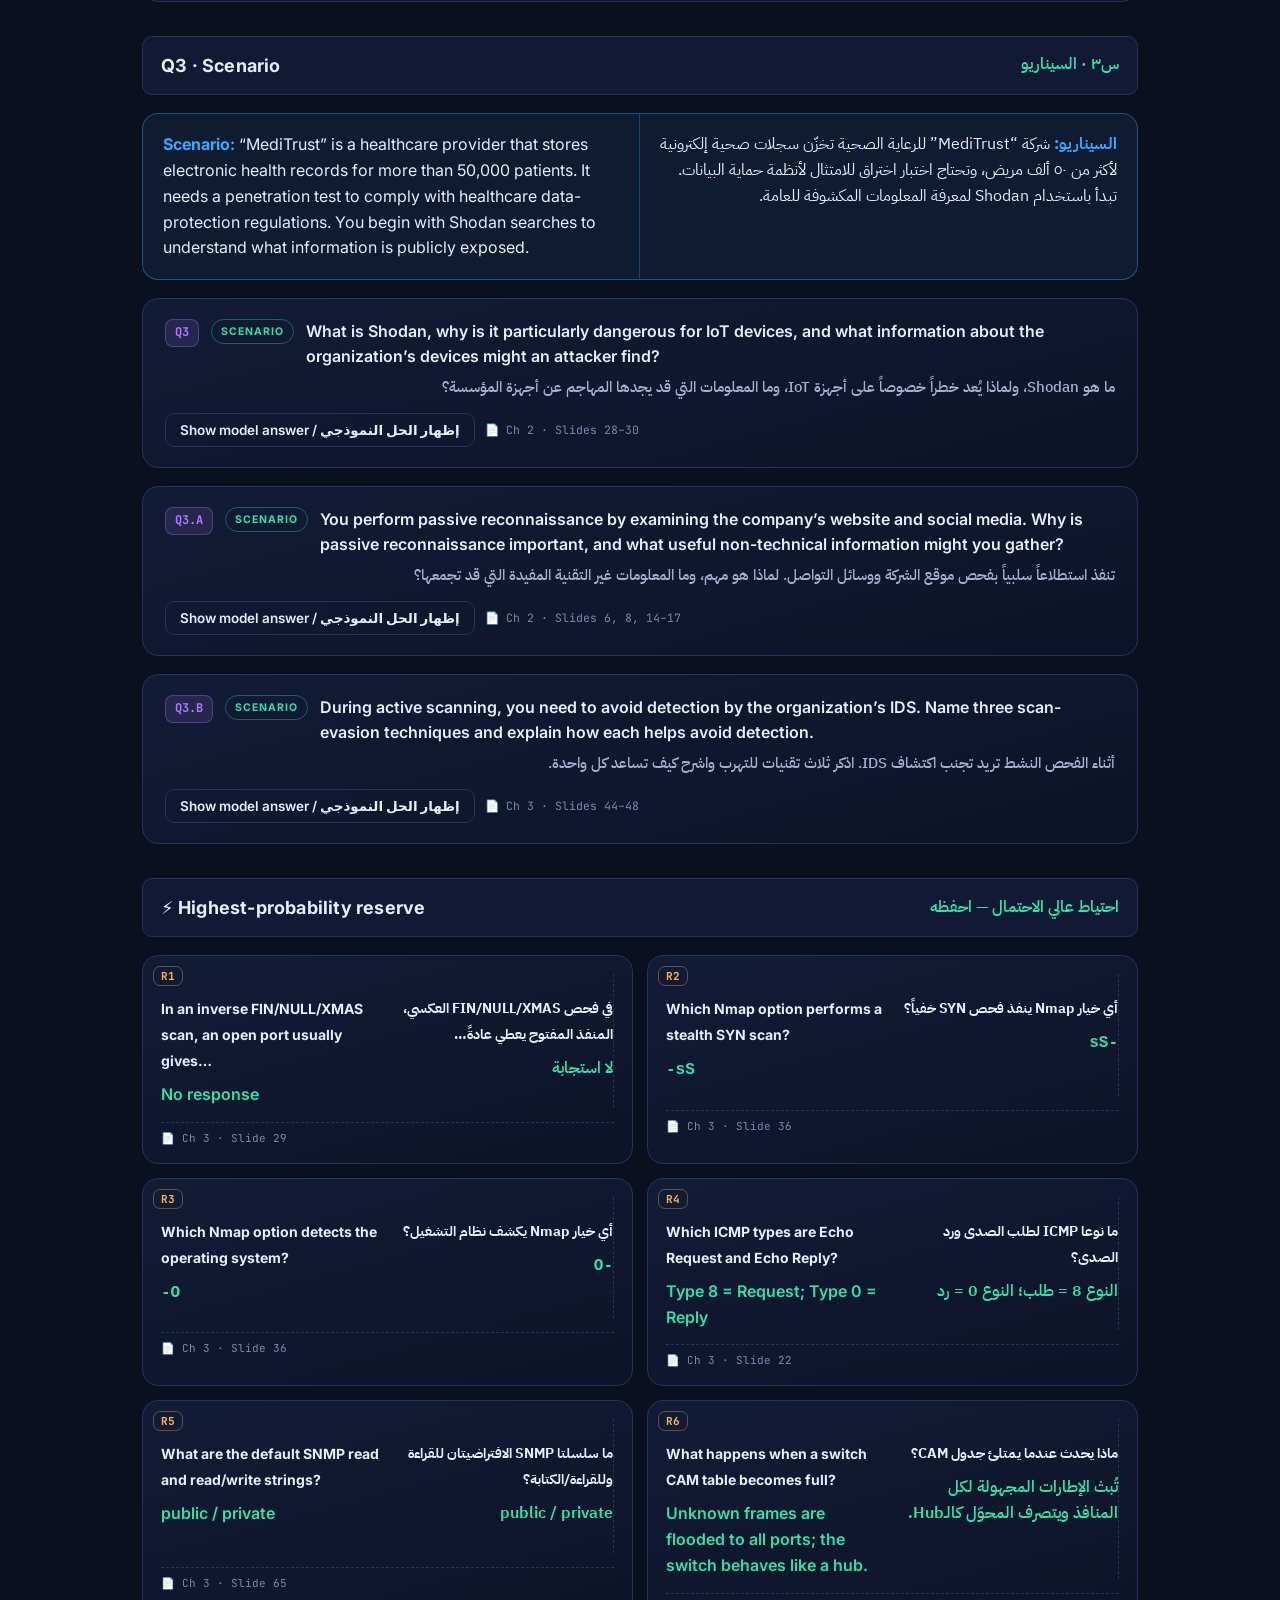
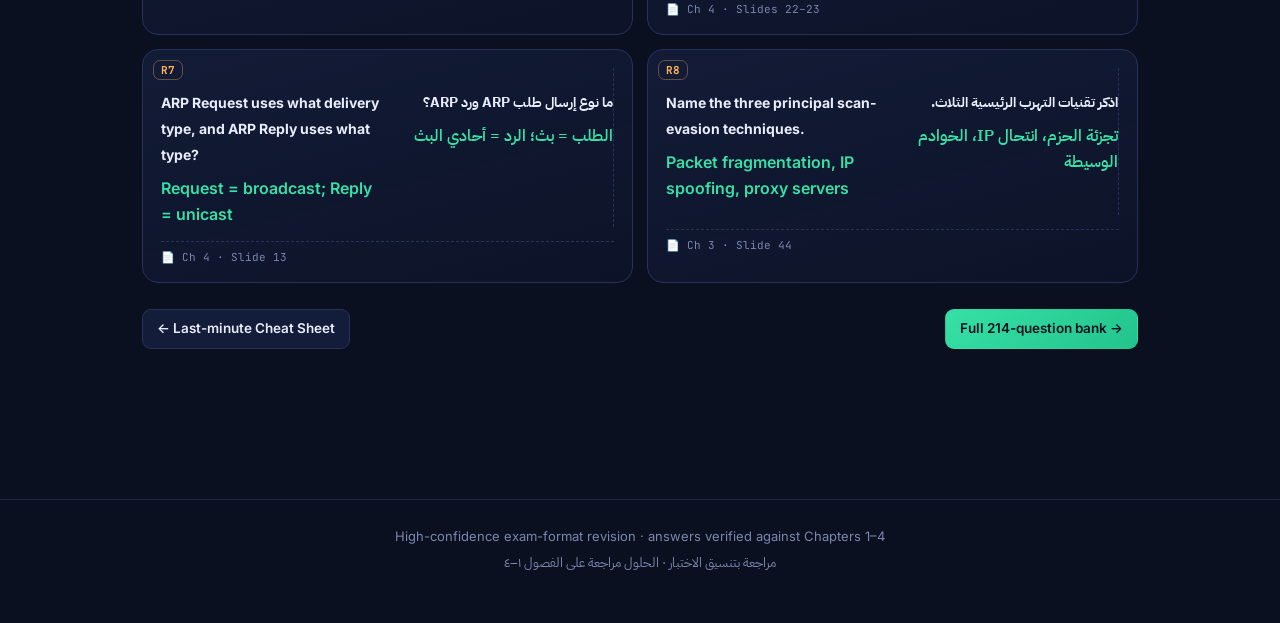
<file: site/exam.html>
<!DOCTYPE html><html lang="en" dir="ltr"><head><meta charset="utf-8"><meta name="viewport" content="width=device-width, initial-scale=1"><title>High-Confidence Predicted Exam | نموذج الاختبار المتوقع</title><link rel="stylesheet" href="css/style.css"></head><body>
<header class="topbar"><div class="topbar-in"><a class="brand" href="index.html"><span class="logo">⚡</span><span>Ethical Hacking<small>الاختراق الأخلاقي — Study Pack</small></span></a><nav class="nav"><a href="index.html">Home</a><a href="ch1.html">Ch 1</a><a href="ch2.html">Ch 2</a><a href="ch3.html">Ch 3</a><a href="ch4.html">Ch 4</a><a href="predicted.html">Predicted Models</a><a href="exam.html">Solved Sample</a><a href="quiz.html">Question Bank</a><a href="cheatsheet.html">Cheat Sheet</a></nav></div></header>
<main class="wrap narrow"><div class="page-head"><span class="kicker">Today’s Exam · مراجعة عاجلة</span><h1>High-Confidence Predicted Exam</h1><p class="h1-ar">نموذج الاختبار الأقرب إلى الورقة المصوّرة — مع الحل الكامل</p><p class="lede">This page reconstructs the photographed exam format exactly: <b>8 MCQs, 8 True/False statements, and a three-part scenario</b>. It prioritizes the same facts and wording style. No prediction can honestly guarantee the lecturer’s exact paper, so memorize the bold ideas and then review the reserve list.</p><p class="lede lede-ar">تعيد هذه الصفحة بناء تنسيق الاختبار المصوّر: <b>٨ اختيارات، ٨ صح/خطأ، وسيناريو من ثلاثة أجزاء</b>. لا يمكن ضمان ورقة المدرّسة حرفياً، لذلك احفظ الأفكار المكتوبة بالخط العريض ثم راجع قائمة الاحتياط.</p></div>
<div class="exam-route no-print"><a href="#q1">1 · MCQ</a><a href="#q2">2 · True/False</a><a href="#q3">3 · Scenario</a><a href="#reserve">⚡ Reserve</a><button class="btn" onclick="revealAll()">Reveal all · إظهار الحلول</button><button class="btn primary" data-print>Print / PDF</button><span class="score" id="score"></span></div>
<div class="note"><div class="en"><b>Fastest plan (25–35 min):</b> Answer this page once without revealing solutions. Then memorize the eight reserve answers and the bold keywords in the scenario model answers.</div><div class="ar"><b>أسرع خطة (٢٥–٣٥ دقيقة):</b> حل الصفحة مرة دون إظهار الحل، ثم احفظ أجوبة الاحتياط الثمانية والكلمات الغامقة في حلول السيناريو.</div></div>
<div class="qsec" id="q1"><h2>Q1 · Circle the best answer (8)</h2><div class="ar">س١ · اختر أفضل إجابة (٨)</div></div><div class="q" data-done=""><div class="qhead"><span class="qn">Q1.1</span><span class="tag mcq">MCQ</span><span class="qtext">Which of the following correctly defines ethical hacking?</span></div><div class="qtext-ar">أي مما يلي يعرّف الاختراق الأخلاقي تعريفاً صحيحاً؟</div><div class="opts"><div class="opt" data-correct="0" onclick="pickOption(this,'exam-Q1.1',false)"><span class="k">A</span><span class="txt"><span class="en">Hacking without permission to test security</span><span class="ar">الاختراق دون إذن لاختبار الأمن</span></span></div><div class="opt" data-correct="1" onclick="pickOption(this,'exam-Q1.1',true)"><span class="k">B</span><span class="txt"><span class="en">Authorized testing of systems to identify security weaknesses</span><span class="ar">اختبار الأنظمة بتصريح لتحديد نقاط الضعف الأمنية</span></span></div><div class="opt" data-correct="0" onclick="pickOption(this,'exam-Q1.1',false)"><span class="k">C</span><span class="txt"><span class="en">Hacking for personal financial gain</span><span class="ar">الاختراق لتحقيق مكسب مالي شخصي</span></span></div><div class="opt" data-correct="0" onclick="pickOption(this,'exam-Q1.1',false)"><span class="k">D</span><span class="txt"><span class="en">Breaking into systems to steal data</span><span class="ar">اقتحام الأنظمة لسرقة البيانات</span></span></div></div><div class="row"><button class="btn ghost no-print" data-toggle-ans onclick="toggleAnswer(this)">Show answer / إظهار الإجابة</button><span class="srcref">📄 Ch 1 · Slide 5</span></div><div class="answer"><div class="lab">✔ Correct answer: B) Authorized testing of systems to identify security weaknesses</div><div class="en">Ethical hacking is authorized testing. Permission is what separates it from criminal hacking.</div><div class="ar">الاختراق الأخلاقي اختبار مُصرّح به، والإذن هو ما يميّزه عن الاختراق الإجرامي.</div></div></div><div class="q" data-done=""><div class="qhead"><span class="qn">Q1.2</span><span class="tag mcq">MCQ</span><span class="qtext">The three components of the Security Triangle are:</span></div><div class="qtext-ar">ما المكونات الثلاثة لمثلث الأمن؟</div><div class="opts"><div class="opt" data-correct="0" onclick="pickOption(this,'exam-Q1.2',false)"><span class="k">A</span><span class="txt"><span class="en">Confidentiality, Integrity, Availability</span><span class="ar">السرية، السلامة، التوافر</span></span></div><div class="opt" data-correct="1" onclick="pickOption(this,'exam-Q1.2',true)"><span class="k">B</span><span class="txt"><span class="en">Security, Functionality, Usability</span><span class="ar">الأمن، الوظيفية، سهولة الاستخدام</span></span></div><div class="opt" data-correct="0" onclick="pickOption(this,'exam-Q1.2',false)"><span class="k">C</span><span class="txt"><span class="en">Prevention, Detection, Correction</span><span class="ar">المنع، الكشف، التصحيح</span></span></div><div class="opt" data-correct="0" onclick="pickOption(this,'exam-Q1.2',false)"><span class="k">D</span><span class="txt"><span class="en">Hardware, Software, Network</span><span class="ar">الأجهزة، البرمجيات، الشبكة</span></span></div></div><div class="row"><button class="btn ghost no-print" data-toggle-ans onclick="toggleAnswer(this)">Show answer / إظهار الإجابة</button><span class="srcref">📄 Ch 1 · Slide 11</span></div><div class="answer"><div class="lab">✔ Correct answer: B) Security, Functionality, Usability</div><div class="en">Do not confuse the Security Triangle with the CIA triad. Here the answer is Security, Functionality, and Usability.</div><div class="ar">لا تخلط بين مثلث الأمن وثالوث CIA. الجواب هنا: الأمن والوظيفية وسهولة الاستخدام.</div></div></div><div class="q" data-done=""><div class="qhead"><span class="qn">Q1.3</span><span class="tag mcq">MCQ</span><span class="qtext">Which footprinting method involves direct interaction with the target’s systems?</span></div><div class="qtext-ar">أي أسلوب بصمة يتضمن تفاعلاً مباشراً مع أنظمة الهدف؟</div><div class="opts"><div class="opt" data-correct="0" onclick="pickOption(this,'exam-Q1.3',false)"><span class="k">A</span><span class="txt"><span class="en">Passive footprinting</span><span class="ar">البصمة السلبية</span></span></div><div class="opt" data-correct="0" onclick="pickOption(this,'exam-Q1.3',false)"><span class="k">B</span><span class="txt"><span class="en">OSINT</span><span class="ar">استخبارات المصادر المفتوحة</span></span></div><div class="opt" data-correct="1" onclick="pickOption(this,'exam-Q1.3',true)"><span class="k">C</span><span class="txt"><span class="en">Active footprinting</span><span class="ar">البصمة النشطة</span></span></div><div class="opt" data-correct="0" onclick="pickOption(this,'exam-Q1.3',false)"><span class="k">D</span><span class="txt"><span class="en">Social media intelligence</span><span class="ar">استخبارات وسائل التواصل</span></span></div></div><div class="row"><button class="btn ghost no-print" data-toggle-ans onclick="toggleAnswer(this)">Show answer / إظهار الإجابة</button><span class="srcref">📄 Ch 2 · Slides 3, 8–9</span></div><div class="answer"><div class="lab">✔ Correct answer: C) Active footprinting</div><div class="en">Active footprinting directly interacts with the target and therefore has a greater chance of detection.</div><div class="ar">البصمة النشطة تتفاعل مباشرة مع الهدف، ولذلك احتمال اكتشافها أكبر.</div></div></div><div class="q" data-done=""><div class="qhead"><span class="qn">Q1.4</span><span class="tag mcq">MCQ</span><span class="qtext">What does the Google Dork <code>intitle:"index of" /backup</code> search for?</span></div><div class="qtext-ar">عمّ يبحث أمر Google Dork الظاهر؟</div><div class="opts"><div class="opt" data-correct="0" onclick="pickOption(this,'exam-Q1.4',false)"><span class="k">A</span><span class="txt"><span class="en">Websites with the word backup in the URL</span><span class="ar">مواقع فيها كلمة backup في الرابط</span></span></div><div class="opt" data-correct="1" onclick="pickOption(this,'exam-Q1.4',true)"><span class="k">B</span><span class="txt"><span class="en">Exposed directory listings containing backup files</span><span class="ar">قوائم مجلدات مكشوفة تحتوي ملفات نسخ احتياطية</span></span></div><div class="opt" data-correct="0" onclick="pickOption(this,'exam-Q1.4',false)"><span class="k">C</span><span class="txt"><span class="en">PDF documents</span><span class="ar">مستندات PDF</span></span></div><div class="opt" data-correct="0" onclick="pickOption(this,'exam-Q1.4',false)"><span class="k">D</span><span class="txt"><span class="en">Login pages</span><span class="ar">صفحات تسجيل الدخول</span></span></div></div><div class="row"><button class="btn ghost no-print" data-toggle-ans onclick="toggleAnswer(this)">Show answer / إظهار الإجابة</button><span class="srcref">📄 Ch 2 · Slide 22</span></div><div class="answer"><div class="lab">✔ Correct answer: B) Exposed directory listings containing backup files</div><div class="en">The <code>intitle:"index of"</code> pattern finds exposed directory listings; adding backup targets backup directories/files.</div><div class="ar">النمط <code>intitle:"index of"</code> يجد قوائم المجلدات المكشوفة، وإضافة backup تستهدف النسخ الاحتياطية.</div></div></div><div class="q" data-done=""><div class="qhead"><span class="qn">Q1.5</span><span class="tag mcq">MCQ</span><span class="qtext">Which type of penetration testing simulates an outside attacker with no knowledge of the internal network?</span></div><div class="qtext-ar">أي نوع اختبار اختراق يحاكي مهاجماً خارجياً لا يعرف شيئاً عن الشبكة الداخلية؟</div><div class="opts"><div class="opt" data-correct="0" onclick="pickOption(this,'exam-Q1.5',false)"><span class="k">A</span><span class="txt"><span class="en">White-box testing</span><span class="ar">الصندوق الأبيض</span></span></div><div class="opt" data-correct="0" onclick="pickOption(this,'exam-Q1.5',false)"><span class="k">B</span><span class="txt"><span class="en">Gray-box testing</span><span class="ar">الصندوق الرمادي</span></span></div><div class="opt" data-correct="1" onclick="pickOption(this,'exam-Q1.5',true)"><span class="k">C</span><span class="txt"><span class="en">Black-box testing</span><span class="ar">الصندوق الأسود</span></span></div><div class="opt" data-correct="0" onclick="pickOption(this,'exam-Q1.5',false)"><span class="k">D</span><span class="txt"><span class="en">Clear-box testing</span><span class="ar">الصندوق الشفاف</span></span></div></div><div class="row"><button class="btn ghost no-print" data-toggle-ans onclick="toggleAnswer(this)">Show answer / إظهار الإجابة</button><span class="srcref">📄 Ch 1 · Slide 30</span></div><div class="answer"><div class="lab">✔ Correct answer: C) Black-box testing</div><div class="en">Black-box means no prior knowledge of the target. White-box means full knowledge; gray-box means partial knowledge.</div><div class="ar">الصندوق الأسود يعني عدم وجود معرفة مسبقة. الأبيض معرفة كاملة، والرمادي معرفة جزئية.</div></div></div><div class="q" data-done=""><div class="qhead"><span class="qn">Q1.6</span><span class="tag mcq">MCQ</span><span class="qtext">In the TCP three-way handshake, what does the server send in Step 2?</span></div><div class="qtext-ar">في المصافحة الثلاثية لـ TCP، ماذا يرسل الخادم في الخطوة الثانية؟</div><div class="opts"><div class="opt" data-correct="0" onclick="pickOption(this,'exam-Q1.6',false)"><span class="k">A</span><span class="txt"><span class="en">SYN</span><span class="ar">SYN</span></span></div><div class="opt" data-correct="0" onclick="pickOption(this,'exam-Q1.6',false)"><span class="k">B</span><span class="txt"><span class="en">ACK</span><span class="ar">ACK</span></span></div><div class="opt" data-correct="1" onclick="pickOption(this,'exam-Q1.6',true)"><span class="k">C</span><span class="txt"><span class="en">SYN-ACK</span><span class="ar">SYN-ACK</span></span></div><div class="opt" data-correct="0" onclick="pickOption(this,'exam-Q1.6',false)"><span class="k">D</span><span class="txt"><span class="en">RST</span><span class="ar">RST</span></span></div></div><div class="row"><button class="btn ghost no-print" data-toggle-ans onclick="toggleAnswer(this)">Show answer / إظهار الإجابة</button><span class="srcref">📄 Ch 3 · Slide 10</span></div><div class="answer"><div class="lab">✔ Correct answer: C) SYN-ACK</div><div class="en">The sequence is SYN → SYN-ACK → ACK.</div><div class="ar">التسلسل هو: SYN ثم SYN-ACK ثم ACK.</div></div></div><div class="q" data-done=""><div class="qhead"><span class="qn">Q1.7</span><span class="tag mcq">MCQ</span><span class="qtext">Which active sniffing technique involves forging ARP messages to associate the attacker’s MAC address with another device’s IP?</span></div><div class="qtext-ar">أي تقنية تنصت نشط تزوّر رسائل ARP لربط MAC المهاجم بعنوان IP لجهاز آخر؟</div><div class="opts"><div class="opt" data-correct="0" onclick="pickOption(this,'exam-Q1.7',false)"><span class="k">A</span><span class="txt"><span class="en">MAC flooding</span><span class="ar">إغراق MAC</span></span></div><div class="opt" data-correct="1" onclick="pickOption(this,'exam-Q1.7',true)"><span class="k">B</span><span class="txt"><span class="en">ARP spoofing</span><span class="ar">انتحال ARP</span></span></div><div class="opt" data-correct="0" onclick="pickOption(this,'exam-Q1.7',false)"><span class="k">C</span><span class="txt"><span class="en">Port mirroring</span><span class="ar">نسخ المنافذ</span></span></div><div class="opt" data-correct="0" onclick="pickOption(this,'exam-Q1.7',false)"><span class="k">D</span><span class="txt"><span class="en">DHCP starvation</span><span class="ar">تجويع DHCP</span></span></div></div><div class="row"><button class="btn ghost no-print" data-toggle-ans onclick="toggleAnswer(this)">Show answer / إظهار الإجابة</button><span class="srcref">📄 Ch 4 · Slide 24</span></div><div class="answer"><div class="lab">✔ Correct answer: B) ARP spoofing</div><div class="en">ARP spoofing/poisoning creates the false IP-to-MAC association and can enable a man-in-the-middle attack.</div><div class="ar">انتحال/تسميم ARP ينشئ ربطاً مزيفاً بين IP وMAC وقد يتيح هجوم الوسيط.</div></div></div><div class="q" data-done=""><div class="qhead"><span class="qn">Q1.8</span><span class="tag mcq">MCQ</span><span class="qtext">Which DNS record is used to identify mail servers for a domain?</span></div><div class="qtext-ar">أي سجل DNS يُستخدم لتحديد خوادم البريد الخاصة بنطاق؟</div><div class="opts"><div class="opt" data-correct="0" onclick="pickOption(this,'exam-Q1.8',false)"><span class="k">A</span><span class="txt"><span class="en">A record</span><span class="ar">A record</span></span></div><div class="opt" data-correct="0" onclick="pickOption(this,'exam-Q1.8',false)"><span class="k">B</span><span class="txt"><span class="en">CNAME record</span><span class="ar">CNAME record</span></span></div><div class="opt" data-correct="1" onclick="pickOption(this,'exam-Q1.8',true)"><span class="k">C</span><span class="txt"><span class="en">MX record</span><span class="ar">MX record</span></span></div><div class="opt" data-correct="0" onclick="pickOption(this,'exam-Q1.8',false)"><span class="k">D</span><span class="txt"><span class="en">NS record</span><span class="ar">NS record</span></span></div></div><div class="row"><button class="btn ghost no-print" data-toggle-ans onclick="toggleAnswer(this)">Show answer / إظهار الإجابة</button><span class="srcref">📄 Ch 2 · DNS Footprinting</span></div><div class="answer"><div class="lab">✔ Correct answer: C) MX record</div><div class="en">MX stands for Mail Exchange and identifies the domain’s mail servers.</div><div class="ar">MX اختصار Mail Exchange، ويحدد خوادم البريد الخاصة بالنطاق.</div></div></div><div class="qsec" id="q2"><h2>Q2 · True or False (8)</h2><div class="ar">س٢ · صح أم خطأ (٨)</div></div><div class="q" data-done=""><div class="qhead"><span class="qn">Q2.1</span><span class="tag tf">True / False</span><span class="qtext">Passive footprinting is more likely to be detected than active footprinting.</span></div><div class="qtext-ar">البصمة السلبية أكثر عرضة للاكتشاف من البصمة النشطة.</div><div class="opts"><div class="opt" data-correct="0" onclick="pickOption(this,'exam-Q2.1',false)"><span class="k">A</span><span class="txt"><span class="en">True</span><span class="ar">صحيح</span></span></div><div class="opt" data-correct="1" onclick="pickOption(this,'exam-Q2.1',true)"><span class="k">B</span><span class="txt"><span class="en">False</span><span class="ar">خطأ</span></span></div></div><div class="row"><button class="btn ghost no-print" data-toggle-ans onclick="toggleAnswer(this)">Show answer / إظهار الإجابة</button><span class="srcref">📄 Ch 2 · Slides 8–9</span></div><div class="answer"><div class="lab">✔ Correct answer: B) False</div><div class="en">Passive footprinting has no direct target contact and a low detection risk; active footprinting is more detectable.</div><div class="ar">البصمة السلبية لا تتصل مباشرة بالهدف وخطر اكتشافها منخفض؛ النشطة هي الأكثر عرضة للاكتشاف.</div></div></div><div class="q" data-done=""><div class="qhead"><span class="qn">Q2.2</span><span class="tag tf">True / False</span><span class="qtext">The main goal of ethical hacking is to find vulnerabilities before malicious attackers do.</span></div><div class="qtext-ar">الهدف الأساسي من الاختراق الأخلاقي هو اكتشاف الثغرات قبل المهاجمين الخبيثين.</div><div class="opts"><div class="opt" data-correct="1" onclick="pickOption(this,'exam-Q2.2',true)"><span class="k">A</span><span class="txt"><span class="en">True</span><span class="ar">صحيح</span></span></div><div class="opt" data-correct="0" onclick="pickOption(this,'exam-Q2.2',false)"><span class="k">B</span><span class="txt"><span class="en">False</span><span class="ar">خطأ</span></span></div></div><div class="row"><button class="btn ghost no-print" data-toggle-ans onclick="toggleAnswer(this)">Show answer / إظهار الإجابة</button><span class="srcref">📄 Ch 1 · Slides 5, 7</span></div><div class="answer"><div class="lab">✔ Correct answer: A) True</div><div class="en">Ethical hackers identify and help fix weaknesses before hostile attackers exploit them.</div><div class="ar">يكتشف المخترق الأخلاقي نقاط الضعف ويساعد على إصلاحها قبل استغلالها.</div></div></div><div class="q" data-done=""><div class="qhead"><span class="qn">Q2.3</span><span class="tag tf">True / False</span><span class="qtext">The RST flag is used to force termination of a TCP connection.</span></div><div class="qtext-ar">يُستخدم علم RST لفرض إنهاء اتصال TCP.</div><div class="opts"><div class="opt" data-correct="1" onclick="pickOption(this,'exam-Q2.3',true)"><span class="k">A</span><span class="txt"><span class="en">True</span><span class="ar">صحيح</span></span></div><div class="opt" data-correct="0" onclick="pickOption(this,'exam-Q2.3',false)"><span class="k">B</span><span class="txt"><span class="en">False</span><span class="ar">خطأ</span></span></div></div><div class="row"><button class="btn ghost no-print" data-toggle-ans onclick="toggleAnswer(this)">Show answer / إظهار الإجابة</button><span class="srcref">📄 Ch 3 · Slide 9</span></div><div class="answer"><div class="lab">✔ Correct answer: A) True</div><div class="en">RST forces termination in both directions; FIN indicates an orderly close.</div><div class="ar">RST يفرض الإنهاء في الاتجاهين، أما FIN فيشير إلى إغلاق منظم.</div></div></div><div class="q" data-done=""><div class="qhead"><span class="qn">Q2.4</span><span class="tag tf">True / False</span><span class="qtext">Shodan searches for internet-connected devices such as routers, webcams, and servers.</span></div><div class="qtext-ar">يبحث Shodan عن الأجهزة المتصلة بالإنترنت مثل الموجّهات والكاميرات والخوادم.</div><div class="opts"><div class="opt" data-correct="1" onclick="pickOption(this,'exam-Q2.4',true)"><span class="k">A</span><span class="txt"><span class="en">True</span><span class="ar">صحيح</span></span></div><div class="opt" data-correct="0" onclick="pickOption(this,'exam-Q2.4',false)"><span class="k">B</span><span class="txt"><span class="en">False</span><span class="ar">خطأ</span></span></div></div><div class="row"><button class="btn ghost no-print" data-toggle-ans onclick="toggleAnswer(this)">Show answer / إظهار الإجابة</button><span class="srcref">📄 Ch 2 · Slide 28</span></div><div class="answer"><div class="lab">✔ Correct answer: A) True</div><div class="en">Unlike Google, which searches websites and documents, Shodan indexes internet-connected devices.</div><div class="ar">على عكس Google الذي يبحث في المواقع والمستندات، يفهرس Shodan الأجهزة المتصلة بالإنترنت.</div></div></div><div class="q" data-done=""><div class="qhead"><span class="qn">Q2.5</span><span class="tag tf">True / False</span><span class="qtext">An XMAS scan sends packets with FIN, PSH, and URG flags set.</span></div><div class="qtext-ar">يرسل فحص XMAS حزماً مع تفعيل أعلام FIN وPSH وURG.</div><div class="opts"><div class="opt" data-correct="1" onclick="pickOption(this,'exam-Q2.5',true)"><span class="k">A</span><span class="txt"><span class="en">True</span><span class="ar">صحيح</span></span></div><div class="opt" data-correct="0" onclick="pickOption(this,'exam-Q2.5',false)"><span class="k">B</span><span class="txt"><span class="en">False</span><span class="ar">خطأ</span></span></div></div><div class="row"><button class="btn ghost no-print" data-toggle-ans onclick="toggleAnswer(this)">Show answer / إظهار الإجابة</button><span class="srcref">📄 Ch 3 · Slide 29</span></div><div class="answer"><div class="lab">✔ Correct answer: A) True</div><div class="en">XMAS = FIN + PSH + URG. NULL sends no flags; FIN scan sends FIN only.</div><div class="ar">XMAS = FIN + PSH + URG. أما NULL فدون أعلام، وFIN يرسل FIN فقط.</div></div></div><div class="q" data-done=""><div class="qhead"><span class="qn">Q2.6</span><span class="tag tf">True / False</span><span class="qtext">NetBIOS enumeration can reveal computer names and shared resources.</span></div><div class="qtext-ar">يمكن لتعداد NetBIOS كشف أسماء الحواسيب والموارد المشتركة.</div><div class="opts"><div class="opt" data-correct="1" onclick="pickOption(this,'exam-Q2.6',true)"><span class="k">A</span><span class="txt"><span class="en">True</span><span class="ar">صحيح</span></span></div><div class="opt" data-correct="0" onclick="pickOption(this,'exam-Q2.6',false)"><span class="k">B</span><span class="txt"><span class="en">False</span><span class="ar">خطأ</span></span></div></div><div class="row"><button class="btn ghost no-print" data-toggle-ans onclick="toggleAnswer(this)">Show answer / إظهار الإجابة</button><span class="srcref">📄 Ch 3 · Slides 54, 62</span></div><div class="answer"><div class="lab">✔ Correct answer: A) True</div><div class="en">Enumeration can reveal names, users, workgroups/domains, MAC addresses, and shared resources.</div><div class="ar">يمكن للتعداد كشف الأسماء والمستخدمين ومجموعات العمل/النطاقات وعناوين MAC والموارد المشتركة.</div></div></div><div class="q" data-done=""><div class="qhead"><span class="qn">Q2.7</span><span class="tag tf">True / False</span><span class="qtext">Wireshark is a command-line packet analyzer used only on Linux.</span></div><div class="qtext-ar">Wireshark محلل حزم يعمل بسطر الأوامر وعلى Linux فقط.</div><div class="opts"><div class="opt" data-correct="0" onclick="pickOption(this,'exam-Q2.7',false)"><span class="k">A</span><span class="txt"><span class="en">True</span><span class="ar">صحيح</span></span></div><div class="opt" data-correct="1" onclick="pickOption(this,'exam-Q2.7',true)"><span class="k">B</span><span class="txt"><span class="en">False</span><span class="ar">خطأ</span></span></div></div><div class="row"><button class="btn ghost no-print" data-toggle-ans onclick="toggleAnswer(this)">Show answer / إظهار الإجابة</button><span class="srcref">📄 Ch 4 · Slides 29, 32</span></div><div class="answer"><div class="lab">✔ Correct answer: B) False</div><div class="en">Wireshark is a graphical, cross-platform protocol analyzer. Tcpdump is the command-line analyzer commonly used on Linux/Unix.</div><div class="ar">Wireshark محلل بروتوكولات رسومي ومتعدد المنصات. Tcpdump هو أداة سطر الأوامر الشائعة على Linux/Unix.</div></div></div><div class="q" data-done=""><div class="qhead"><span class="qn">Q2.8</span><span class="tag tf">True / False</span><span class="qtext">The default port for SSH is 22.</span></div><div class="qtext-ar">المنفذ الافتراضي لـ SSH هو 22.</div><div class="opts"><div class="opt" data-correct="1" onclick="pickOption(this,'exam-Q2.8',true)"><span class="k">A</span><span class="txt"><span class="en">True</span><span class="ar">صحيح</span></span></div><div class="opt" data-correct="0" onclick="pickOption(this,'exam-Q2.8',false)"><span class="k">B</span><span class="txt"><span class="en">False</span><span class="ar">خطأ</span></span></div></div><div class="row"><button class="btn ghost no-print" data-toggle-ans onclick="toggleAnswer(this)">Show answer / إظهار الإجابة</button><span class="srcref">📄 Ch 3 · Slide 15</span></div><div class="answer"><div class="lab">✔ Correct answer: A) True</div><div class="en">SSH uses port 22; Telnet uses port 23.</div><div class="ar">يستخدم SSH المنفذ 22، بينما يستخدم Telnet المنفذ 23.</div></div></div><div class="qsec" id="q3"><h2>Q3 · Scenario</h2><div class="ar">س٣ · السيناريو</div></div><div class="scenario-stem"><div class="en"><b>Scenario:</b> “MediTrust” is a healthcare provider that stores electronic health records for more than 50,000 patients. It needs a penetration test to comply with healthcare data-protection regulations. You begin with Shodan searches to understand what information is publicly exposed.</div><div class="ar"><b>السيناريو:</b> شركة “MediTrust” للرعاية الصحية تخزّن سجلات صحية إلكترونية لأكثر من ٥٠ ألف مريض، وتحتاج اختبار اختراق للامتثال لأنظمة حماية البيانات. تبدأ باستخدام Shodan لمعرفة المعلومات المكشوفة للعامة.</div></div><div class="q scenario-q"><div class="qhead"><span class="qn">Q3</span><span class="tag short">Scenario</span><span class="qtext">What is Shodan, why is it particularly dangerous for IoT devices, and what information about the organization’s devices might an attacker find?</span></div><div class="qtext-ar">ما هو Shodan، ولماذا يُعد خطراً خصوصاً على أجهزة IoT، وما المعلومات التي قد يجدها المهاجم عن أجهزة المؤسسة؟</div><div class="row"><button class="btn ghost no-print" data-toggle-ans onclick="toggleAnswer(this)">Show model answer / إظهار الحل النموذجي</button><span class="srcref">📄 Ch 2 · Slides 28–30</span></div><div class="answer"><div class="lab">✔ Model answer · الإجابة النموذجية</div><div class="en"><b>Shodan is a specialized search engine for internet-connected devices</b>, rather than ordinary web pages. It is dangerous for IoT because many devices are publicly reachable, poorly configured, use default credentials, or run outdated vulnerable software. An attacker may find <b>public IP addresses, open ports, running services and banners, device type/model, software/firmware versions, location, and exposed webcams, routers, servers, medical or industrial devices</b>. This information helps select vulnerable targets without first scanning the organization directly.</div><div class="ar"><b>Shodan محرك بحث متخصص للأجهزة المتصلة بالإنترنت</b> وليس لصفحات الويب العادية. خطورته على IoT أن كثيراً من الأجهزة مكشوفة للعامة أو سيئة الإعداد أو تستخدم بيانات افتراضية أو برمجيات قديمة. قد يجد المهاجم <b>عناوين IP العامة، المنافذ المفتوحة، الخدمات واللافتات، نوع الجهاز وطرازه، إصدار البرنامج/البرنامج الثابت، الموقع، والكاميرات والموجّهات والخوادم والأجهزة الطبية أو الصناعية المكشوفة</b>. تساعد هذه البيانات في اختيار هدف ضعيف دون فحص المؤسسة مباشرة.</div></div></div><div class="q scenario-q"><div class="qhead"><span class="qn">Q3.A</span><span class="tag short">Scenario</span><span class="qtext">You perform passive reconnaissance by examining the company’s website and social media. Why is passive reconnaissance important, and what useful non-technical information might you gather?</span></div><div class="qtext-ar">تنفذ استطلاعاً سلبياً بفحص موقع الشركة ووسائل التواصل. لماذا هو مهم، وما المعلومات غير التقنية المفيدة التي قد تجمعها؟</div><div class="row"><button class="btn ghost no-print" data-toggle-ans onclick="toggleAnswer(this)">Show model answer / إظهار الحل النموذجي</button><span class="srcref">📄 Ch 2 · Slides 6, 8, 14–17</span></div><div class="answer"><div class="lab">✔ Model answer · الإجابة النموذجية</div><div class="en">Passive reconnaissance is important because it gathers useful intelligence <b>without directly interacting with the target</b>, so it creates no obvious target traffic and has a <b>low risk of detection</b>. Useful non-technical data includes <b>employee names, job titles and responsibilities; organizational structure; office locations and physical-security details; working hours, routines and travel; phone numbers and e-mail patterns; suppliers, partners, current projects and job vacancies</b>. Later, this can support social engineering and more focused authorized testing.</div><div class="ar">الاستطلاع السلبي مهم لأنه يجمع معلومات <b>دون تفاعل مباشر مع الهدف</b>، فلا يولّد حركة واضحة واحتمال اكتشافه <b>منخفض</b>. تشمل المعلومات غير التقنية: <b>أسماء الموظفين ومناصبهم ومسؤولياتهم، الهيكل التنظيمي، مواقع المكاتب والأمن المادي، ساعات العمل والروتين والسفر، الهواتف وأنماط البريد، الموردين والشركاء والمشاريع وإعلانات الوظائف</b>. ويمكن استخدامها لاحقاً في الهندسة الاجتماعية وتركيز الاختبار المصرّح.</div></div></div><div class="q scenario-q"><div class="qhead"><span class="qn">Q3.B</span><span class="tag short">Scenario</span><span class="qtext">During active scanning, you need to avoid detection by the organization’s IDS. Name three scan-evasion techniques and explain how each helps avoid detection.</span></div><div class="qtext-ar">أثناء الفحص النشط تريد تجنب اكتشاف IDS. اذكر ثلاث تقنيات للتهرب واشرح كيف تساعد كل واحدة.</div><div class="row"><button class="btn ghost no-print" data-toggle-ans onclick="toggleAnswer(this)">Show model answer / إظهار الحل النموذجي</button><span class="srcref">📄 Ch 3 · Slides 44–48</span></div><div class="answer"><div class="lab">✔ Model answer · الإجابة النموذجية</div><div class="en"><ol><li><b>Packet fragmentation:</b> split packets into small fragments. The destination reassembles them, while an IDS/firewall may fail to inspect the complete probe correctly.</li><li><b>IP address spoofing:</b> place a fake source IP in packets to hide the scanner’s true identity; replies may not return to the attacker.</li><li><b>Proxy servers / proxy chains:</b> send scanning traffic through one or more real intermediary servers. The target sees the proxy IP, hiding the tester’s identity and location; each proxy in a chain knows only the previous and next hop.</li></ol></div><div class="ar"><ol><li><b>تجزئة الحزم:</b> تقسيم الحزمة إلى أجزاء صغيرة؛ تعيد الوجهة تجميعها، وقد يعجز IDS/الجدار الناري عن فحص الطلب كاملاً.</li><li><b>انتحال عنوان IP:</b> وضع عنوان مصدر مزيف لإخفاء هوية الفاحص الحقيقية، وقد لا تعود الردود إليه.</li><li><b>الخوادم/السلاسل الوسيطة:</b> تمرير حركة الفحص عبر وسيط أو أكثر؛ يرى الهدف IP الوسيط فتُخفى الهوية والموقع، وكل وسيط في السلسلة يعرف القفزة السابقة والتالية فقط.</li></ol></div></div></div><div class="qsec" id="reserve"><h2>⚡ Highest-probability reserve</h2><div class="ar">احتياط عالي الاحتمال — احفظه</div></div><div class="reserve-grid"><div class="reserve-card"><span class="reserve-n">R1</span><div class="en"><b>In an inverse FIN/NULL/XMAS scan, an open port usually gives…</b><p>No response</p></div><div class="ar"><b>في فحص FIN/NULL/XMAS العكسي، المنفذ المفتوح يعطي عادةً…</b><p>لا استجابة</p></div><small>📄 Ch 3 · Slide 29</small></div><div class="reserve-card"><span class="reserve-n">R2</span><div class="en"><b>Which Nmap option performs a stealth SYN scan?</b><p><code>-sS</code></p></div><div class="ar"><b>أي خيار Nmap ينفذ فحص SYN خفياً؟</b><p><code>-sS</code></p></div><small>📄 Ch 3 · Slide 36</small></div><div class="reserve-card"><span class="reserve-n">R3</span><div class="en"><b>Which Nmap option detects the operating system?</b><p><code>-O</code></p></div><div class="ar"><b>أي خيار Nmap يكشف نظام التشغيل؟</b><p><code>-O</code></p></div><small>📄 Ch 3 · Slide 36</small></div><div class="reserve-card"><span class="reserve-n">R4</span><div class="en"><b>Which ICMP types are Echo Request and Echo Reply?</b><p>Type 8 = Request; Type 0 = Reply</p></div><div class="ar"><b>ما نوعا ICMP لطلب الصدى ورد الصدى؟</b><p>النوع 8 = طلب؛ النوع 0 = رد</p></div><small>📄 Ch 3 · Slide 22</small></div><div class="reserve-card"><span class="reserve-n">R5</span><div class="en"><b>What are the default SNMP read and read/write strings?</b><p>public / private</p></div><div class="ar"><b>ما سلسلتا SNMP الافتراضيتان للقراءة وللقراءة/الكتابة؟</b><p>public / private</p></div><small>📄 Ch 3 · Slide 65</small></div><div class="reserve-card"><span class="reserve-n">R6</span><div class="en"><b>What happens when a switch CAM table becomes full?</b><p>Unknown frames are flooded to all ports; the switch behaves like a hub.</p></div><div class="ar"><b>ماذا يحدث عندما يمتلئ جدول CAM؟</b><p>تُبث الإطارات المجهولة لكل المنافذ ويتصرف المحوّل كالـHub.</p></div><small>📄 Ch 4 · Slides 22–23</small></div><div class="reserve-card"><span class="reserve-n">R7</span><div class="en"><b>ARP Request uses what delivery type, and ARP Reply uses what type?</b><p>Request = broadcast; Reply = unicast</p></div><div class="ar"><b>ما نوع إرسال طلب ARP ورد ARP؟</b><p>الطلب = بث؛ الرد = أحادي البث</p></div><small>📄 Ch 4 · Slide 13</small></div><div class="reserve-card"><span class="reserve-n">R8</span><div class="en"><b>Name the three principal scan-evasion techniques.</b><p>Packet fragmentation, IP spoofing, proxy servers</p></div><div class="ar"><b>اذكر تقنيات التهرب الرئيسية الثلاث.</b><p>تجزئة الحزم، انتحال IP، الخوادم الوسيطة</p></div><small>📄 Ch 3 · Slide 44</small></div></div><div class="pager no-print"><a class="btn" href="cheatsheet.html">← Last-minute Cheat Sheet</a><a class="btn primary" href="quiz.html">Full 214-question bank →</a></div></main><footer>High-confidence exam-format revision · answers verified against Chapters 1–4<div class="ar">مراجعة بتنسيق الاختبار · الحلول مراجعة على الفصول ١–٤</div></footer><script src="js/app.js"></script></body></html>
</file>
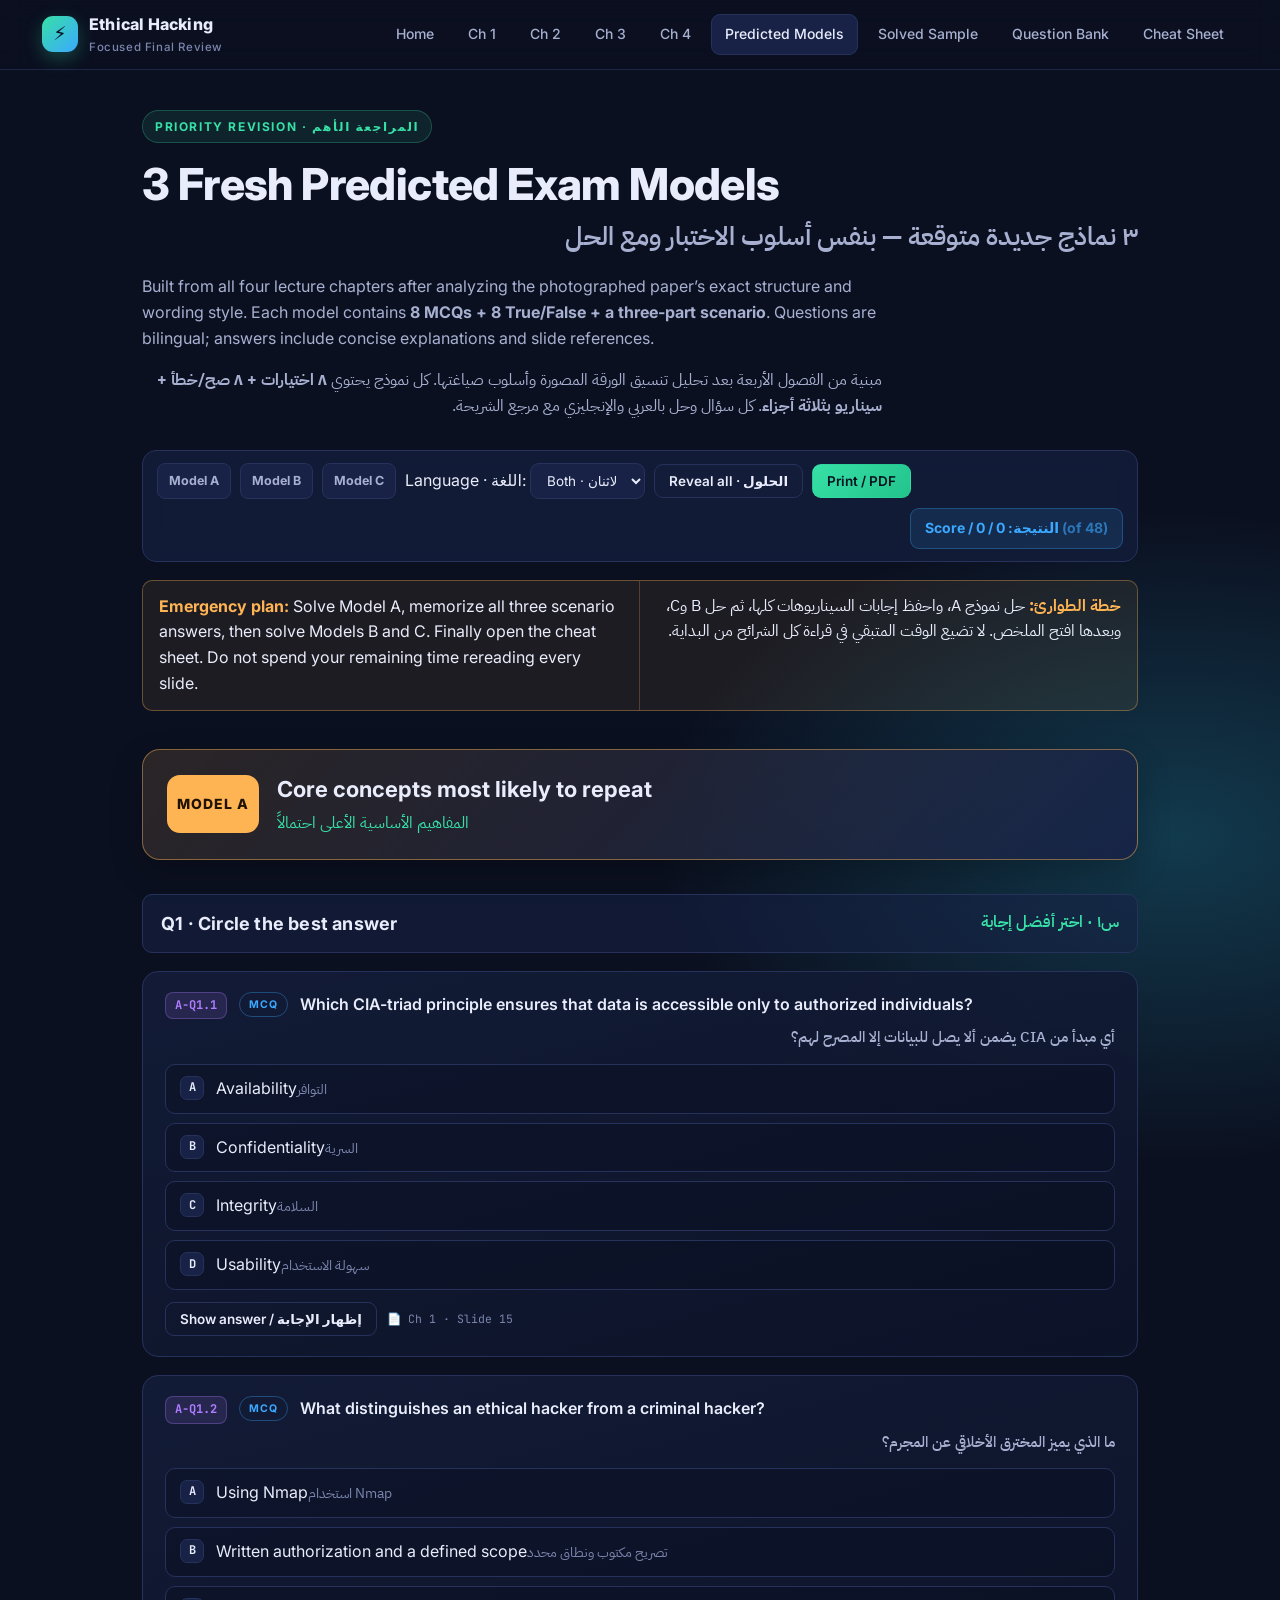
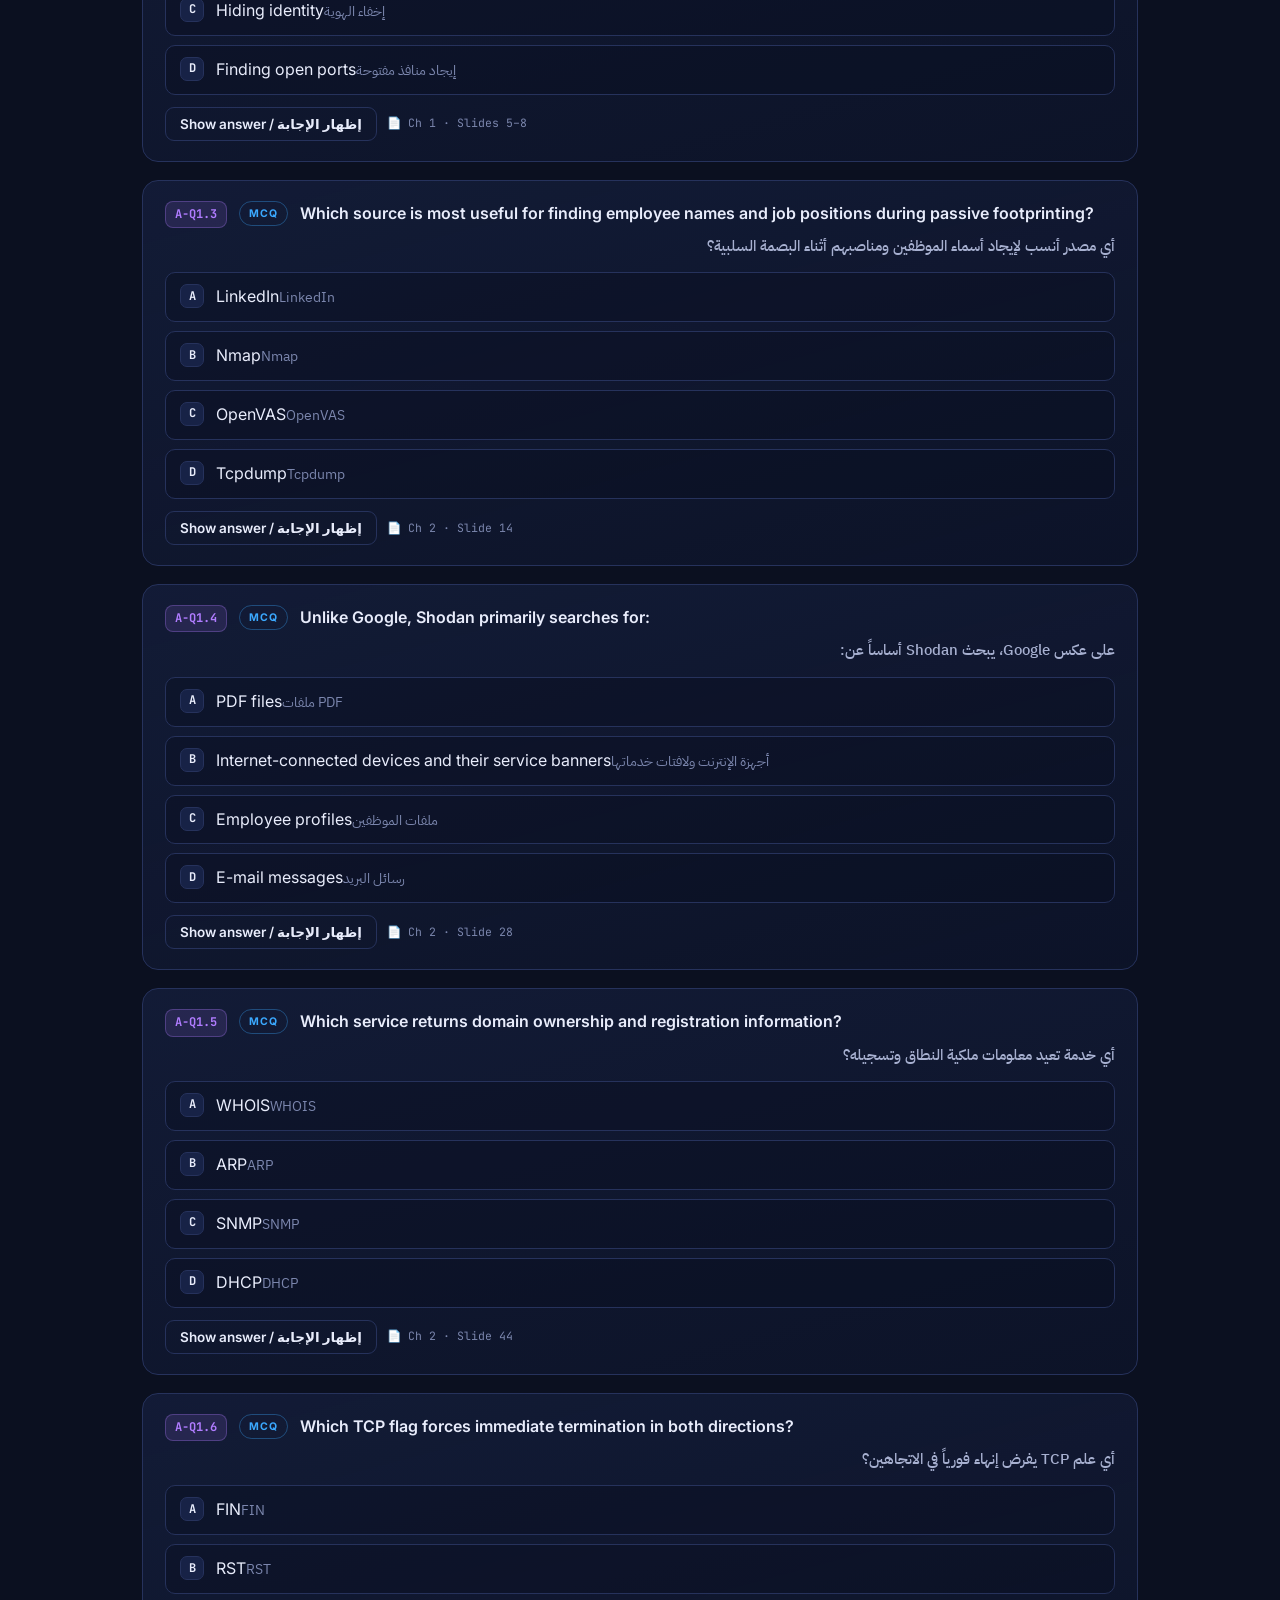
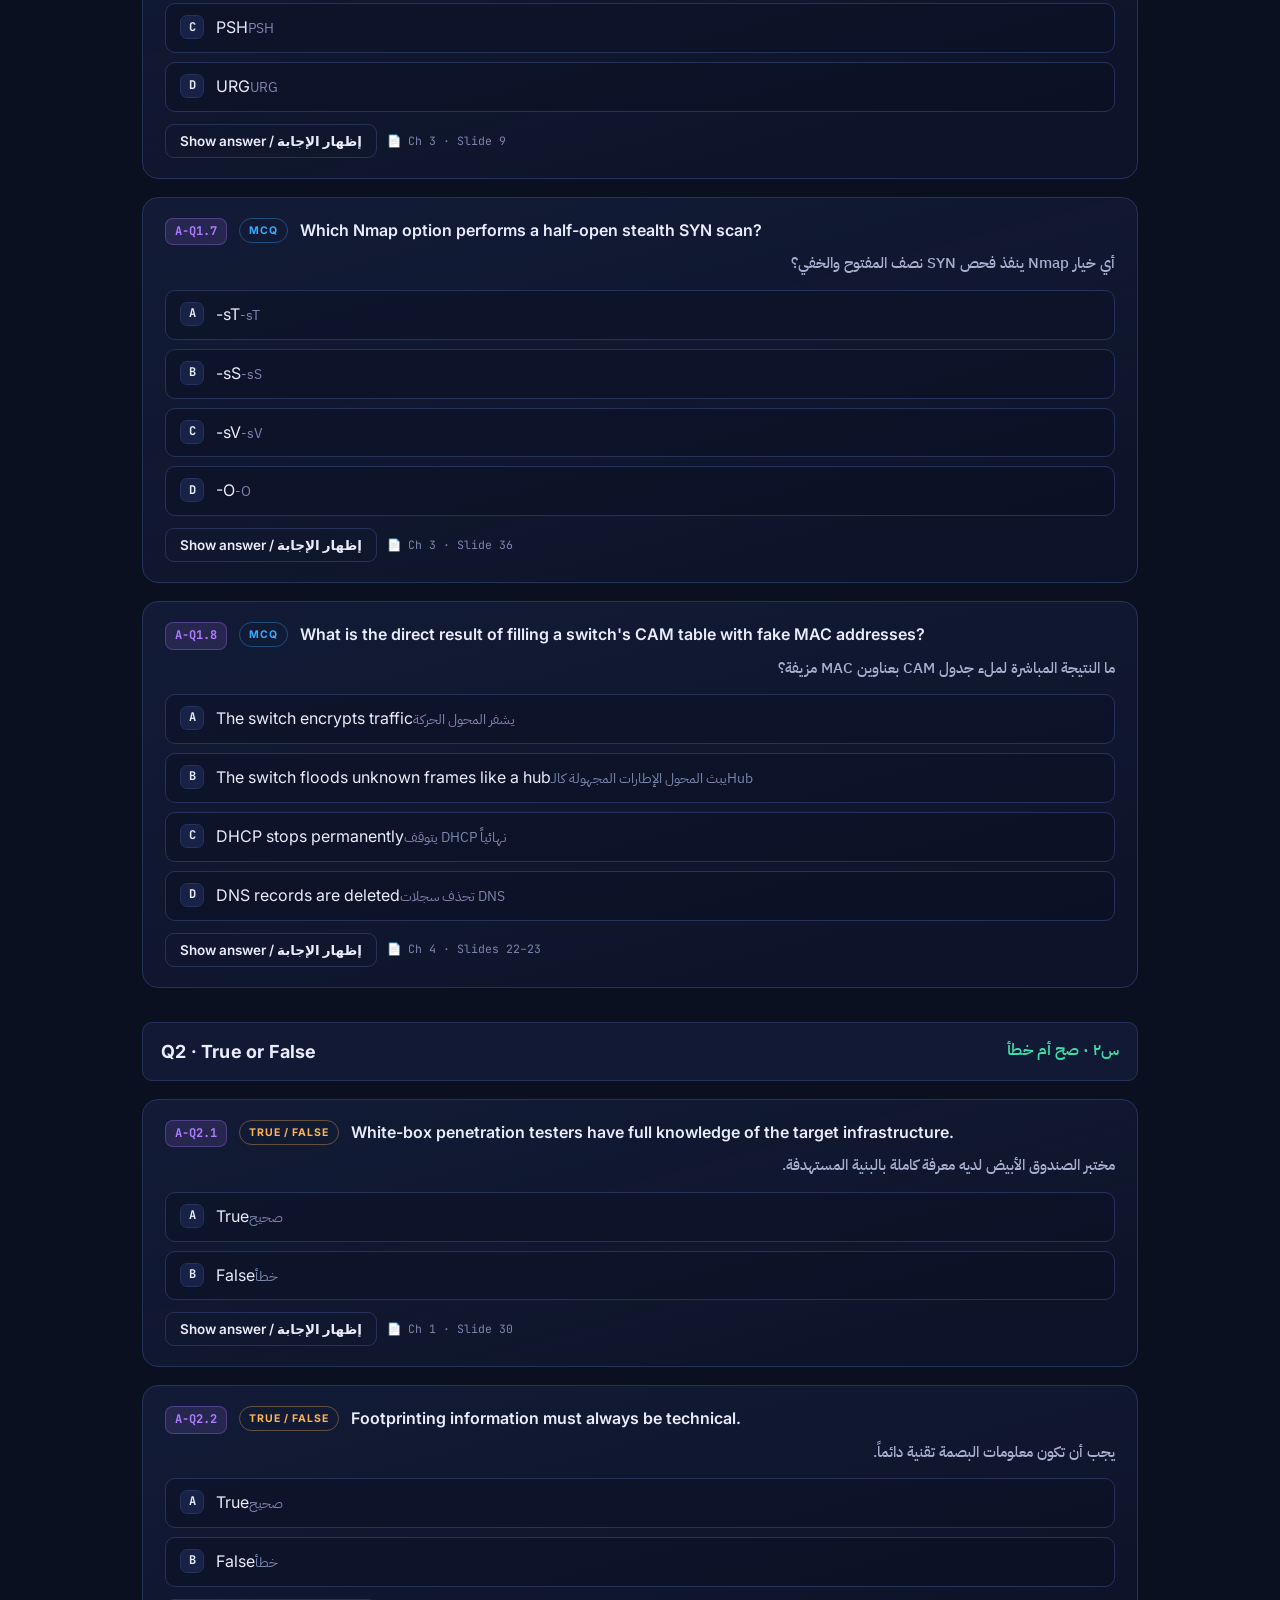
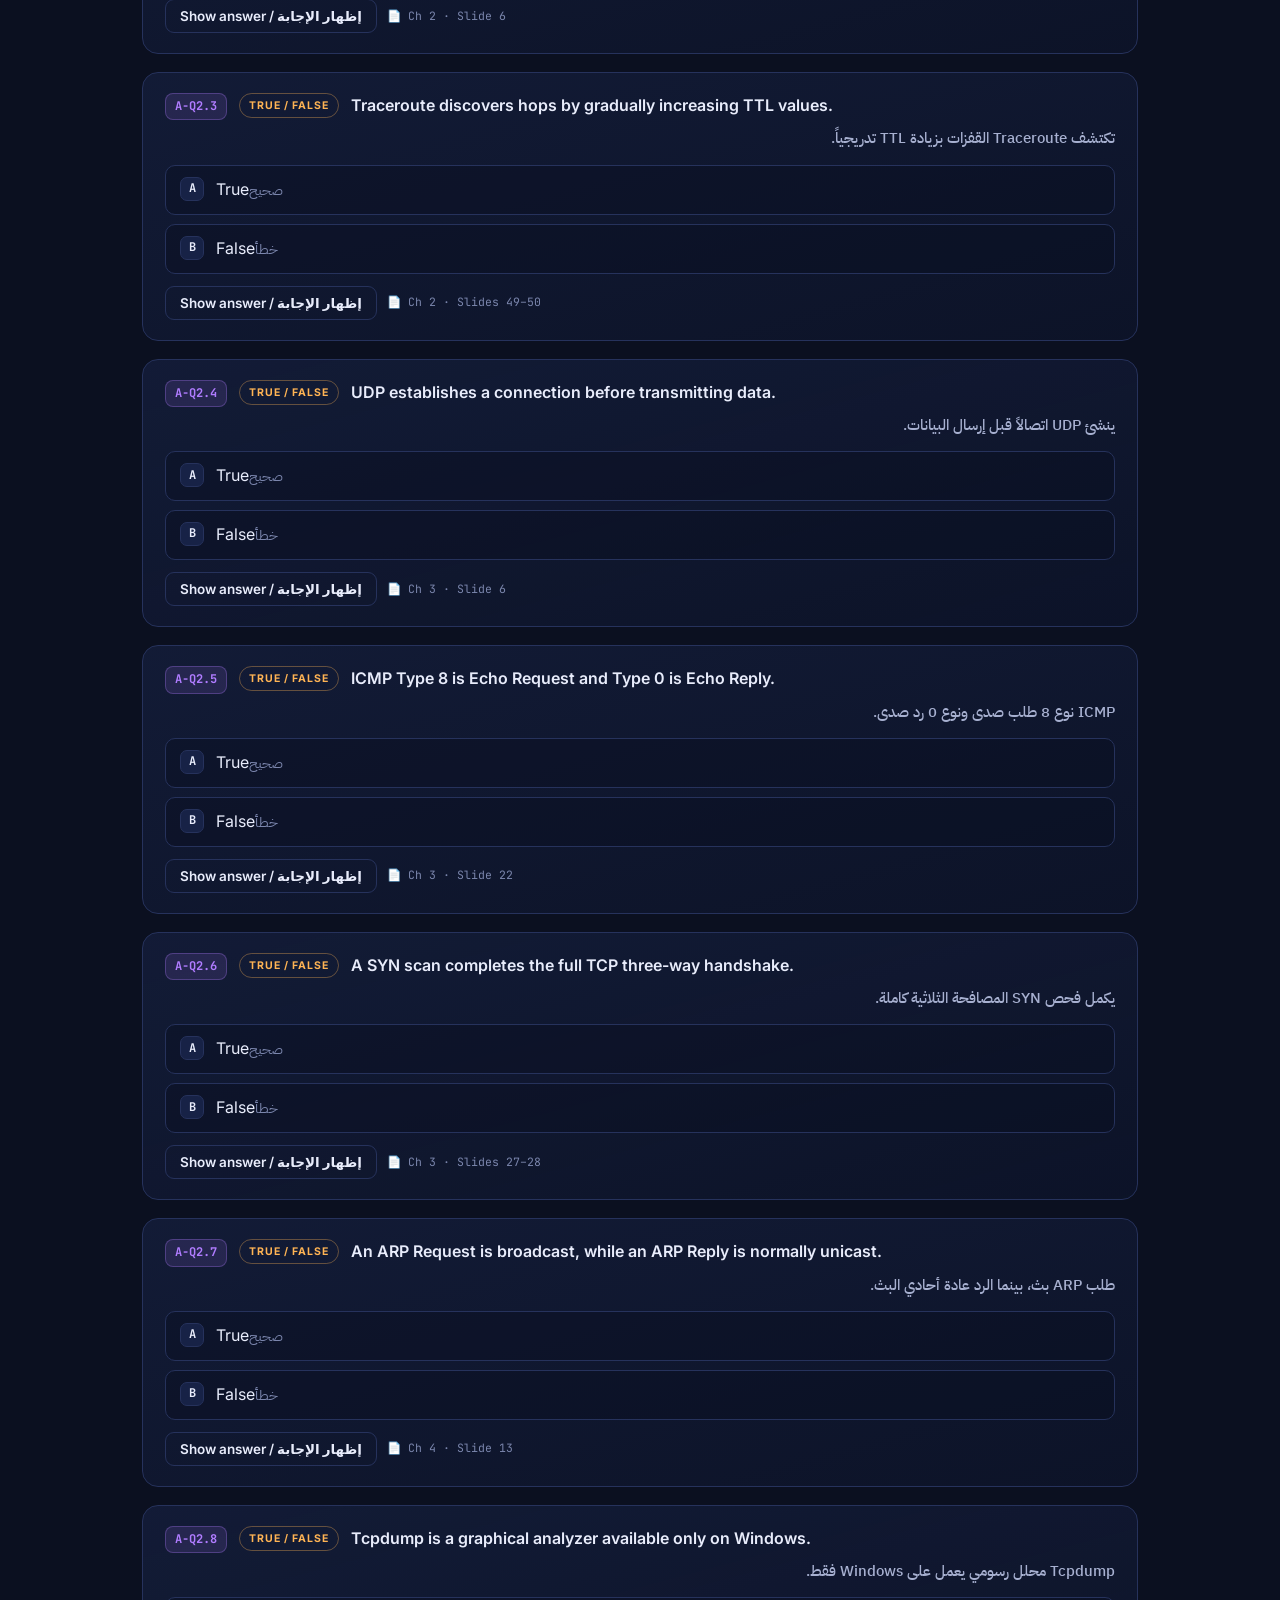
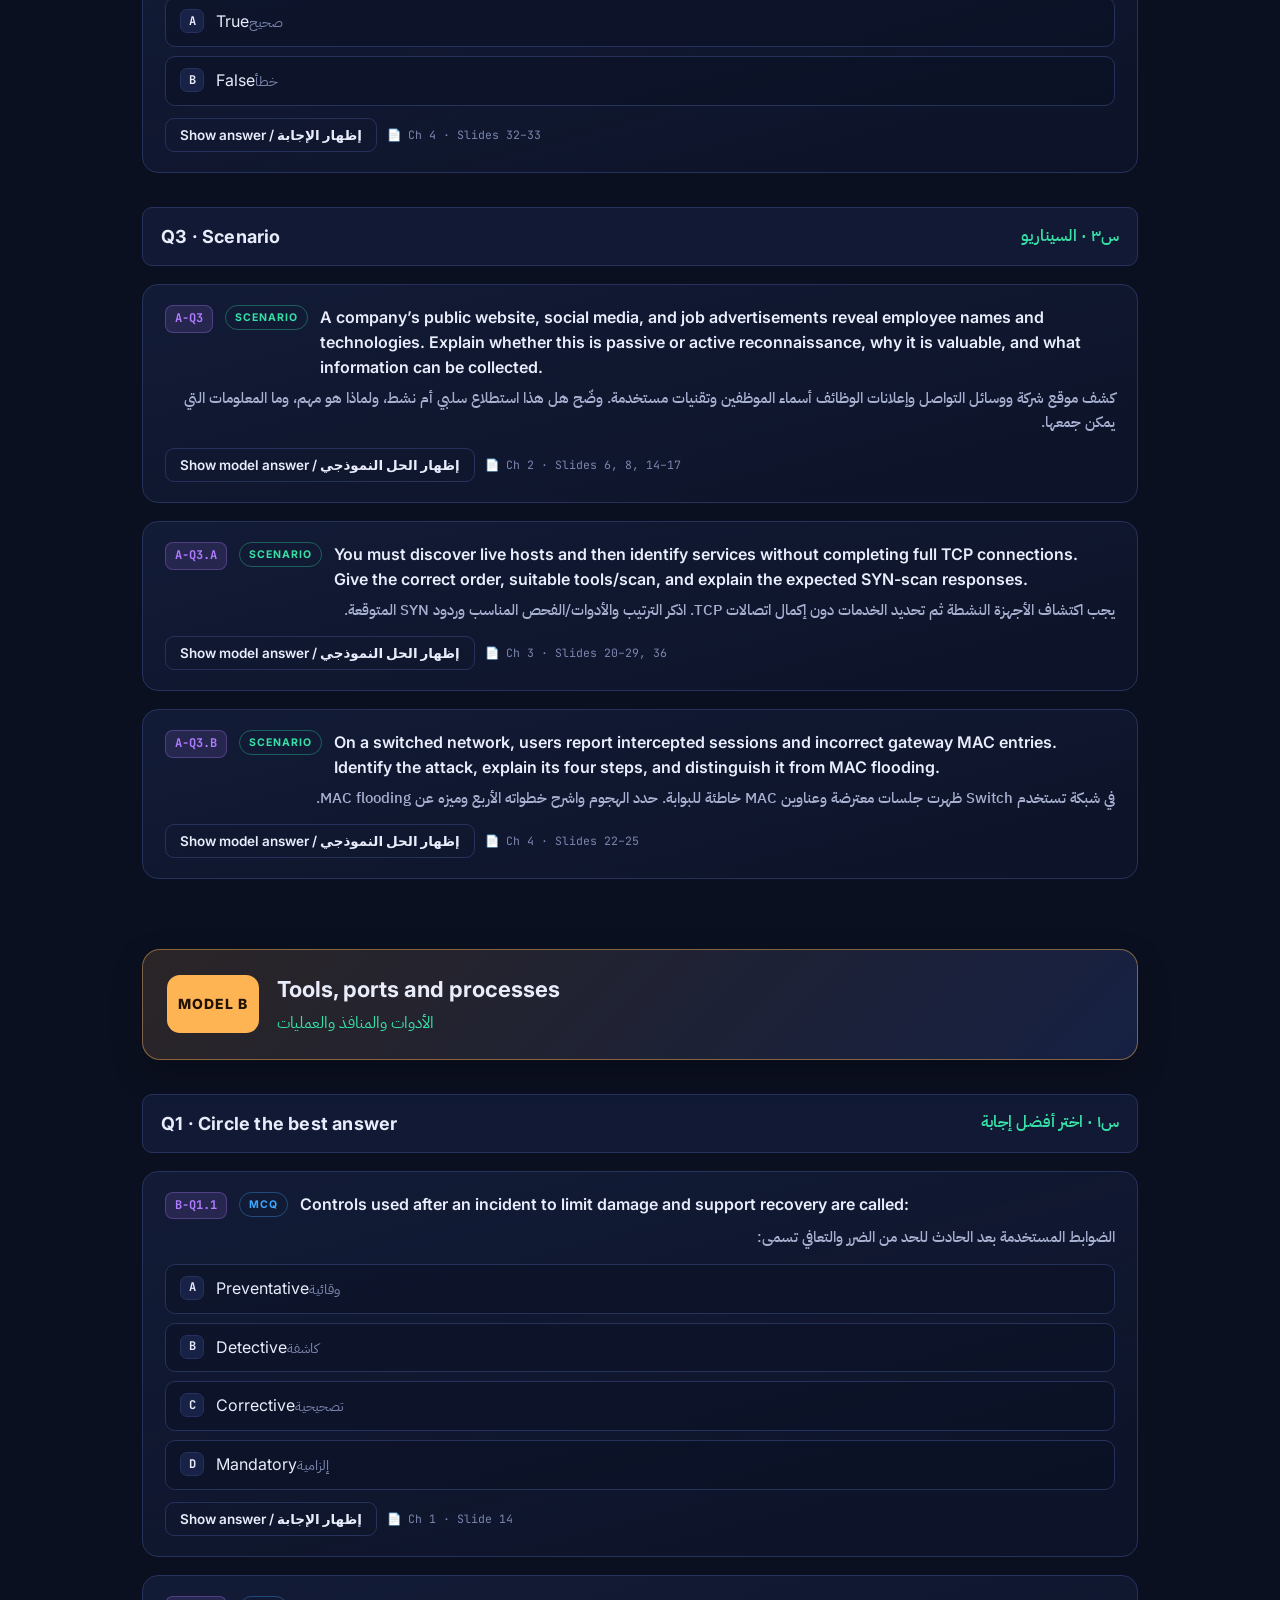
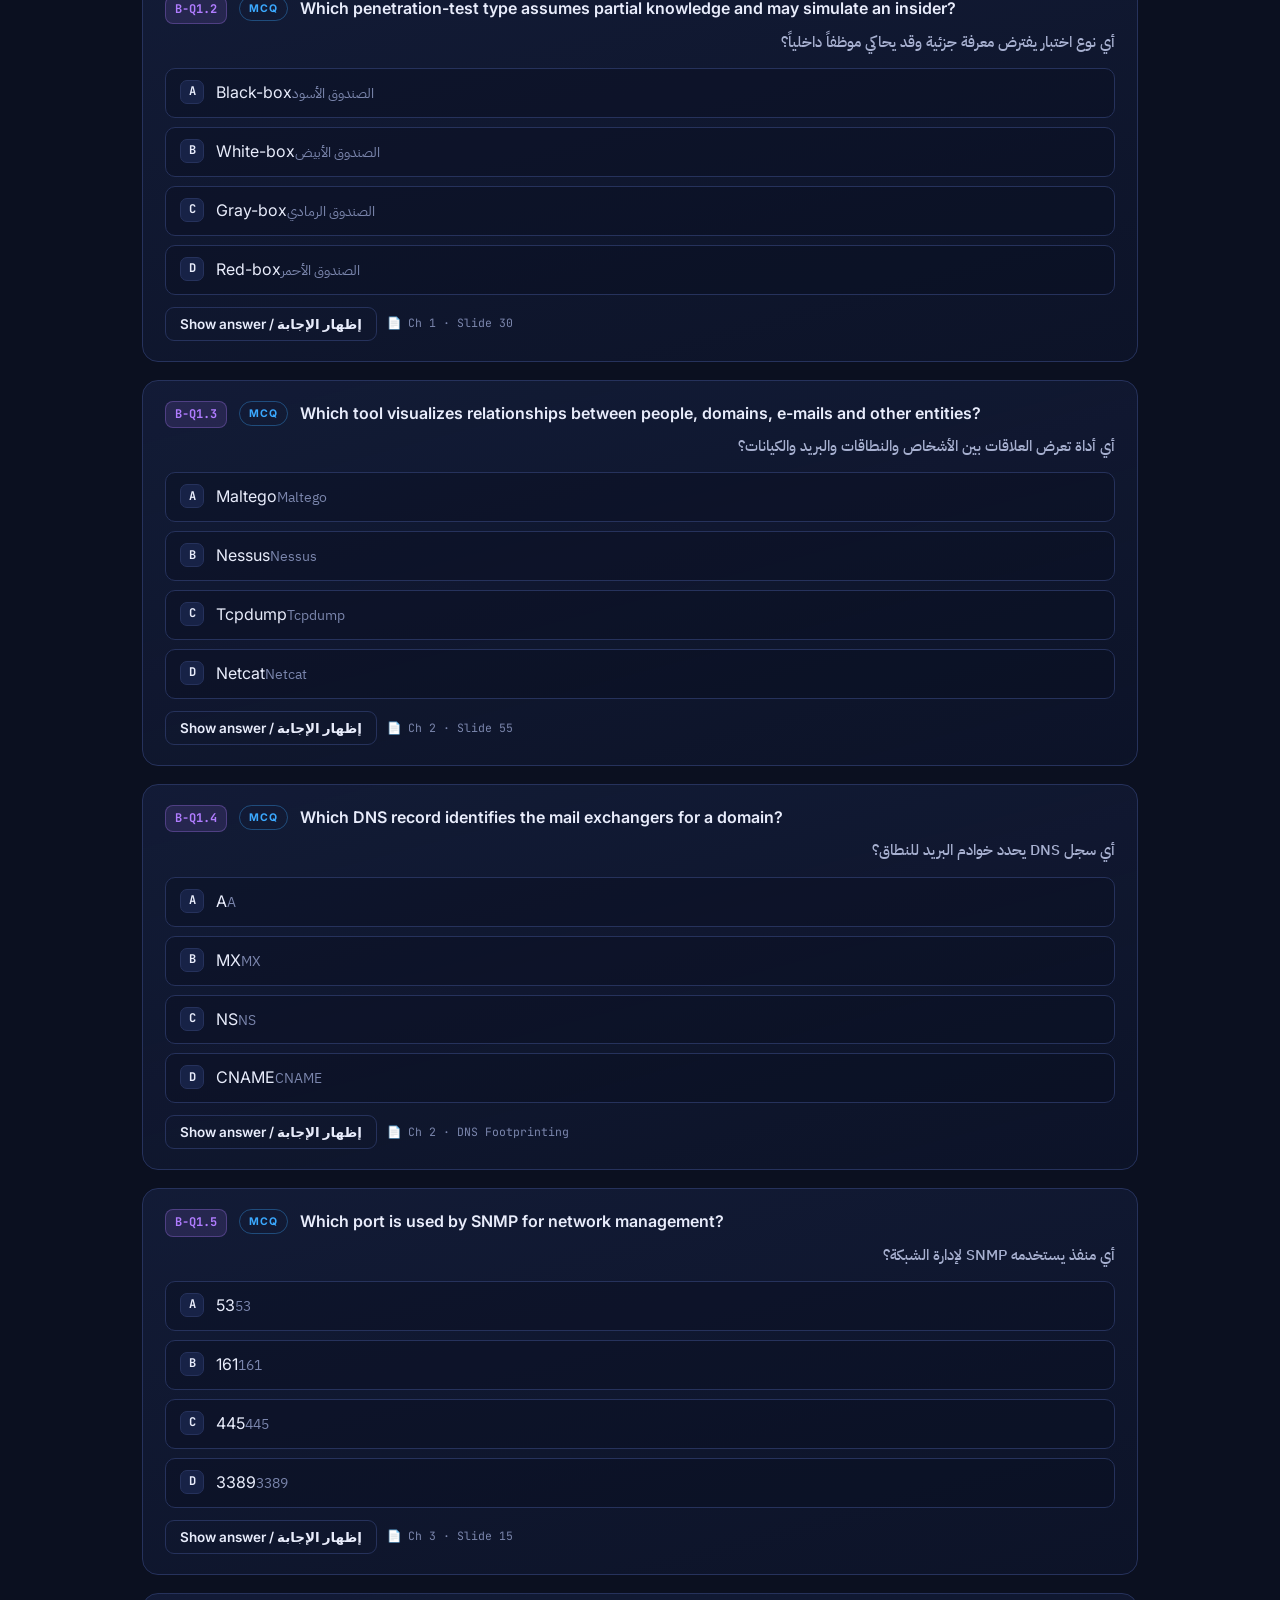
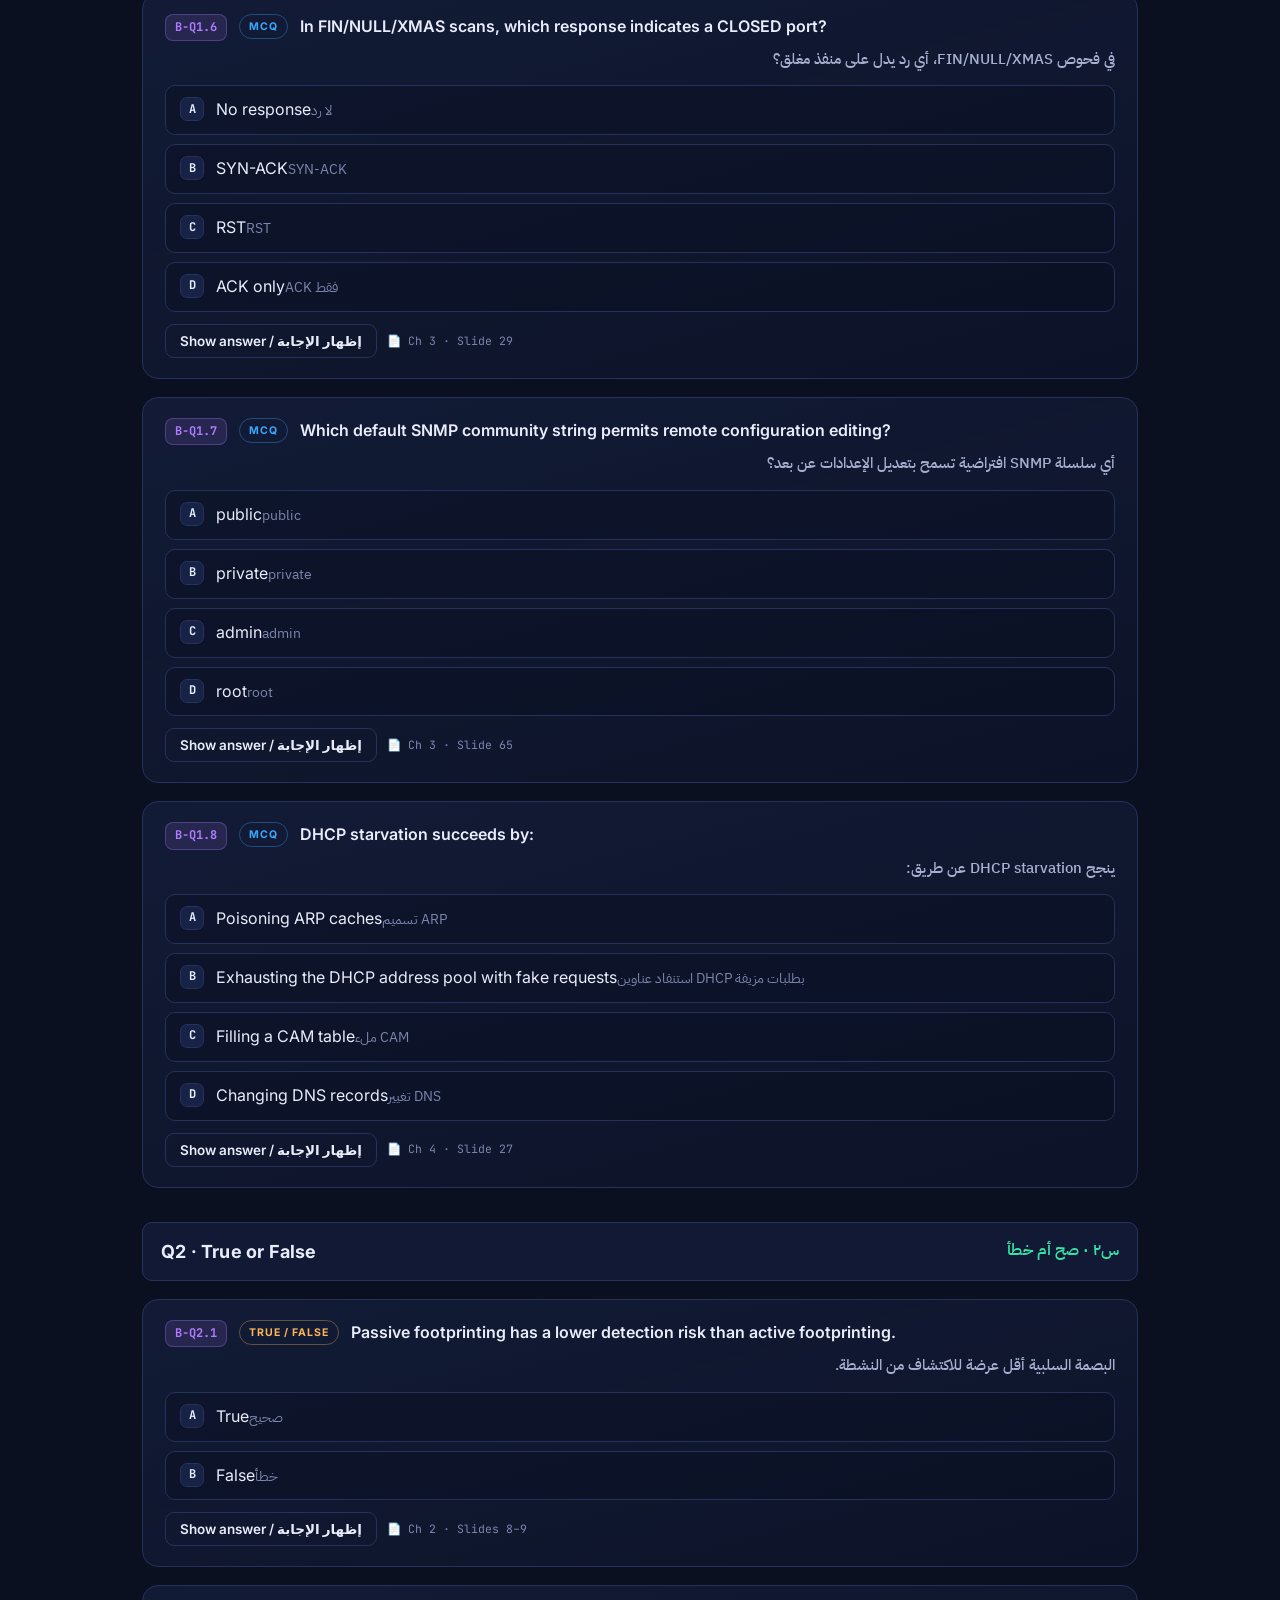
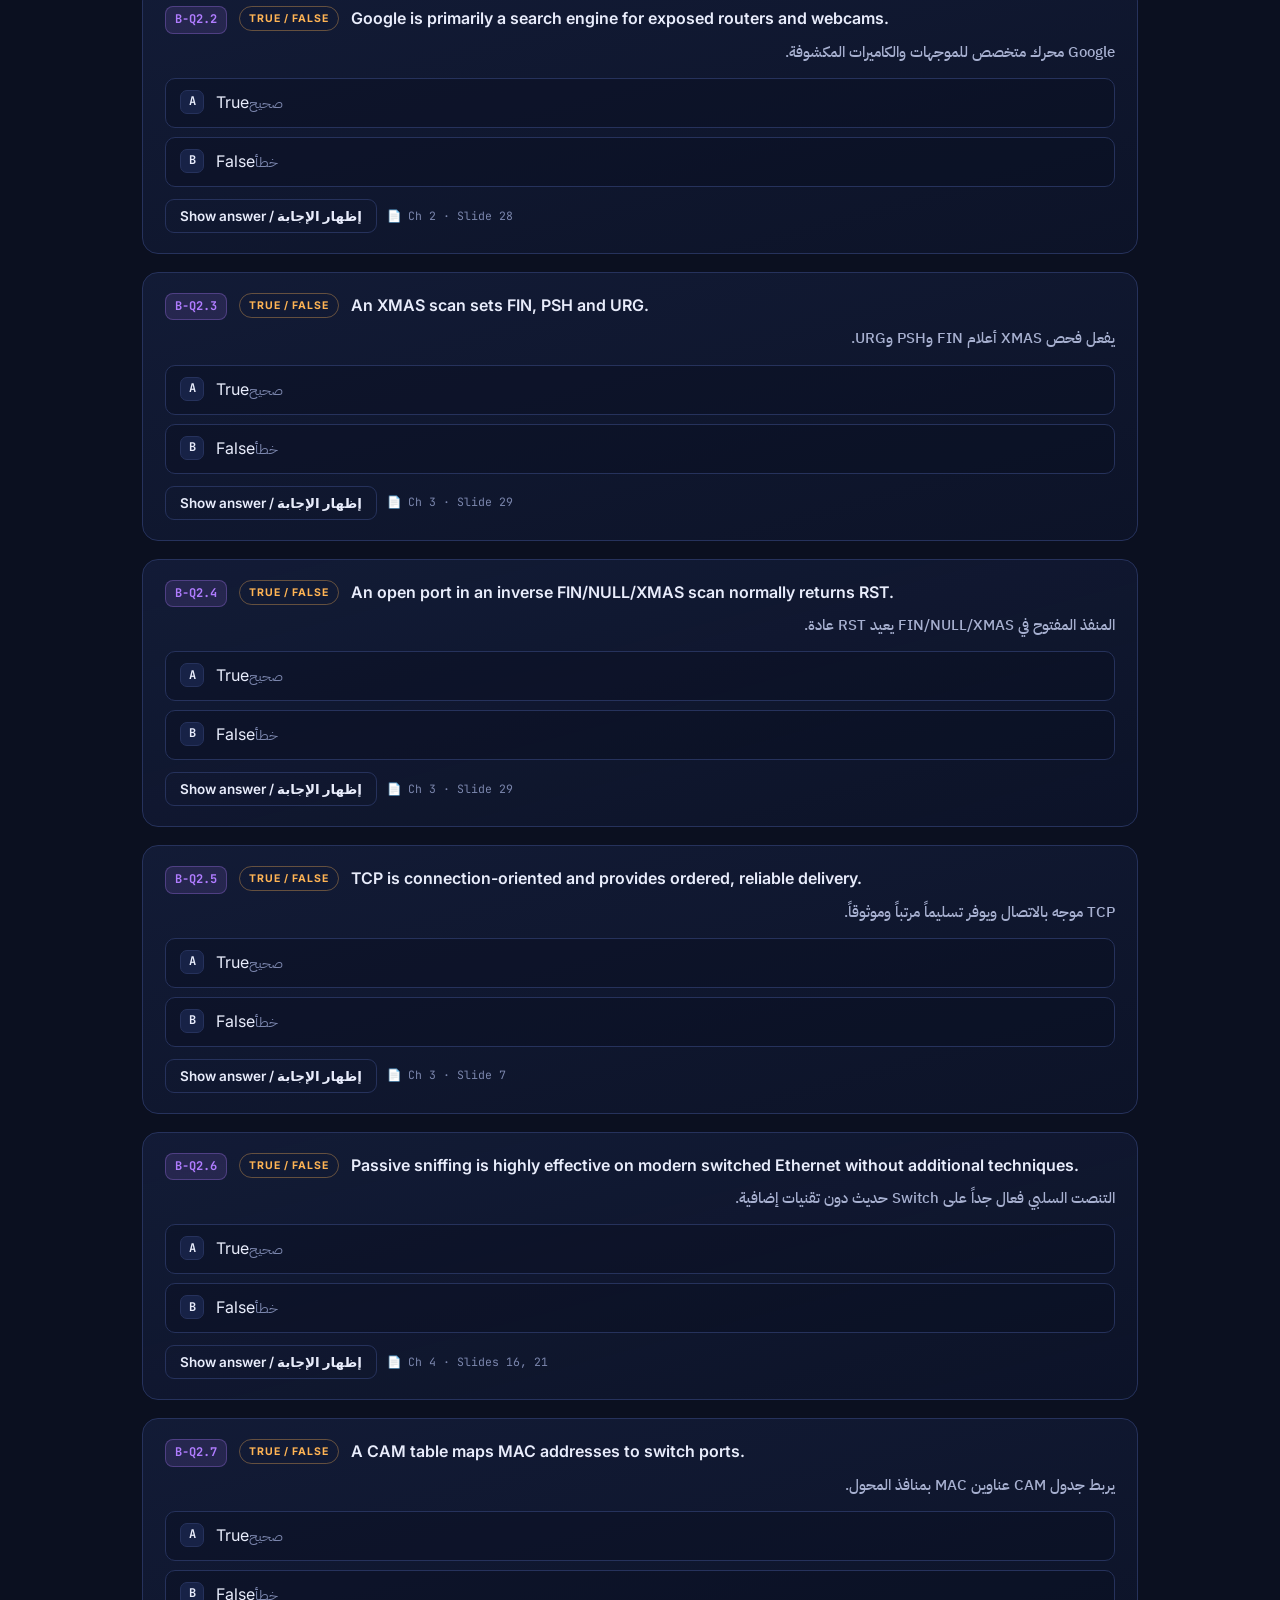
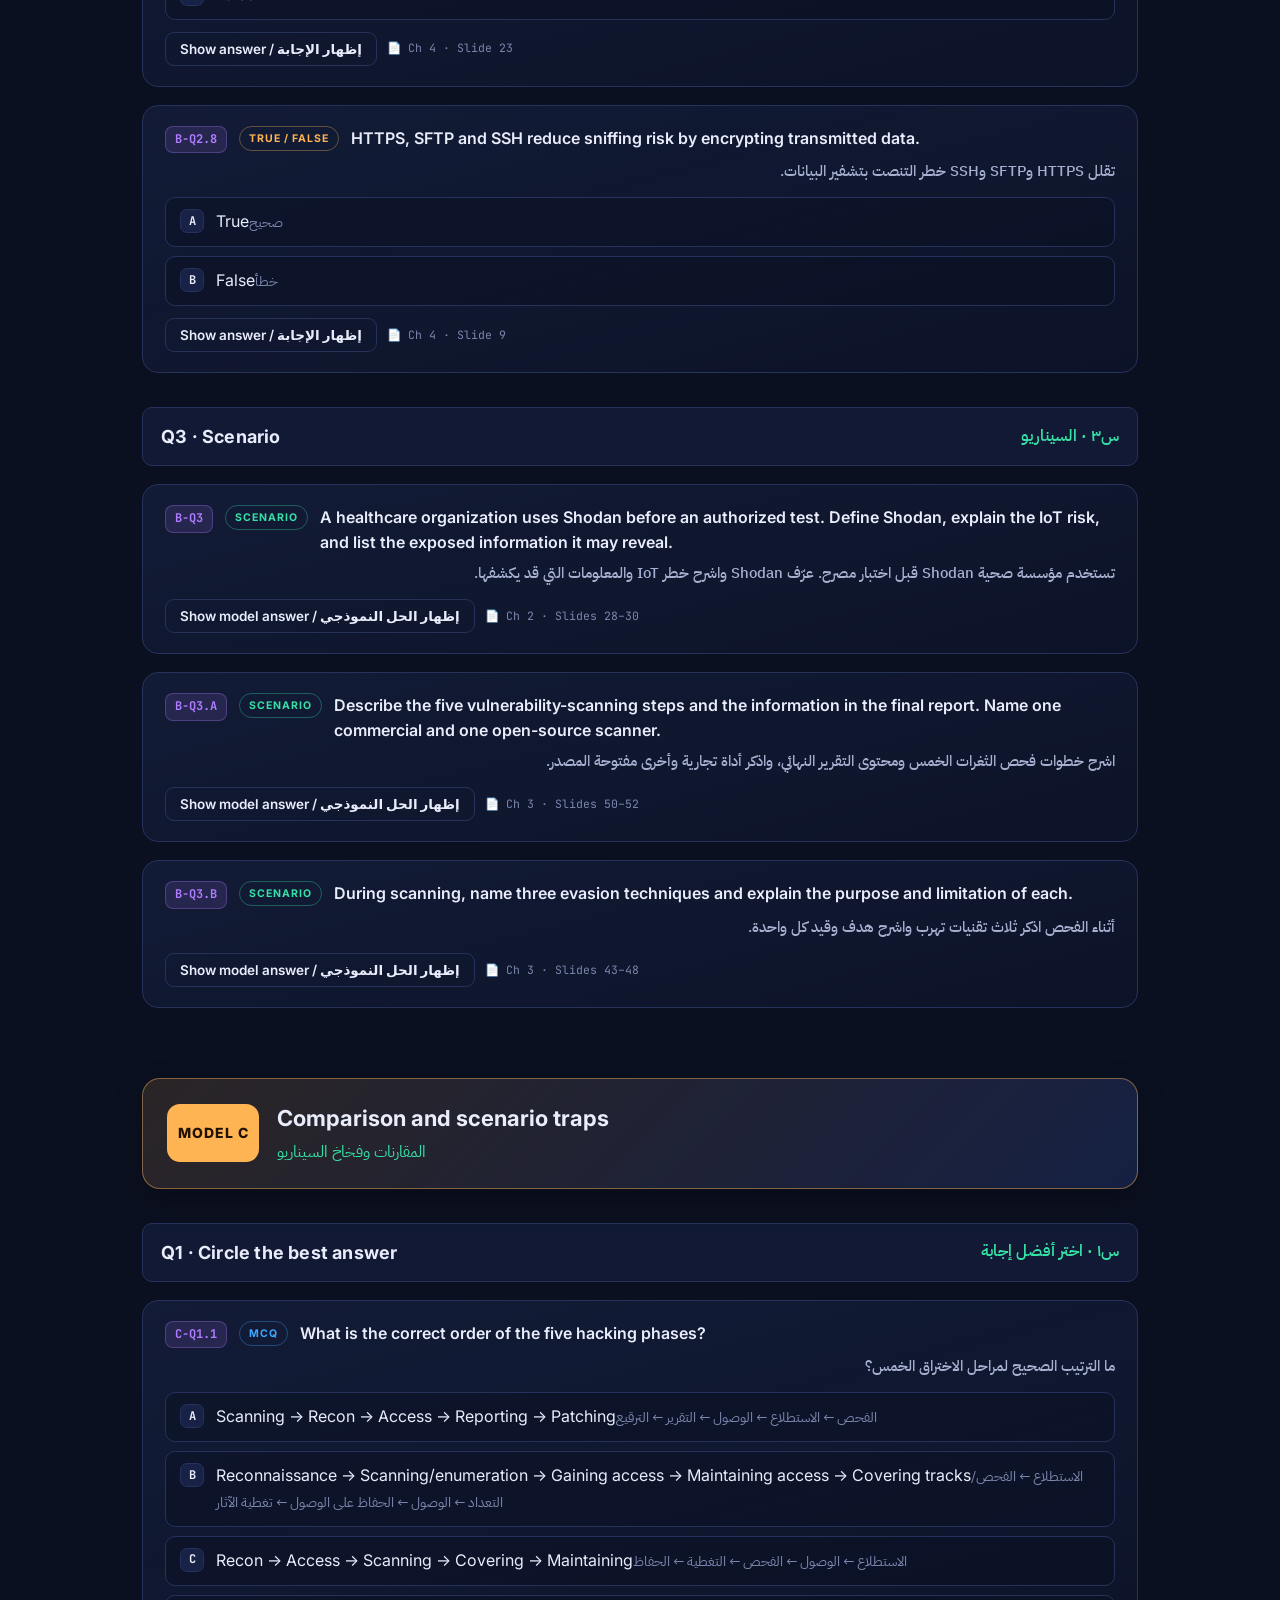
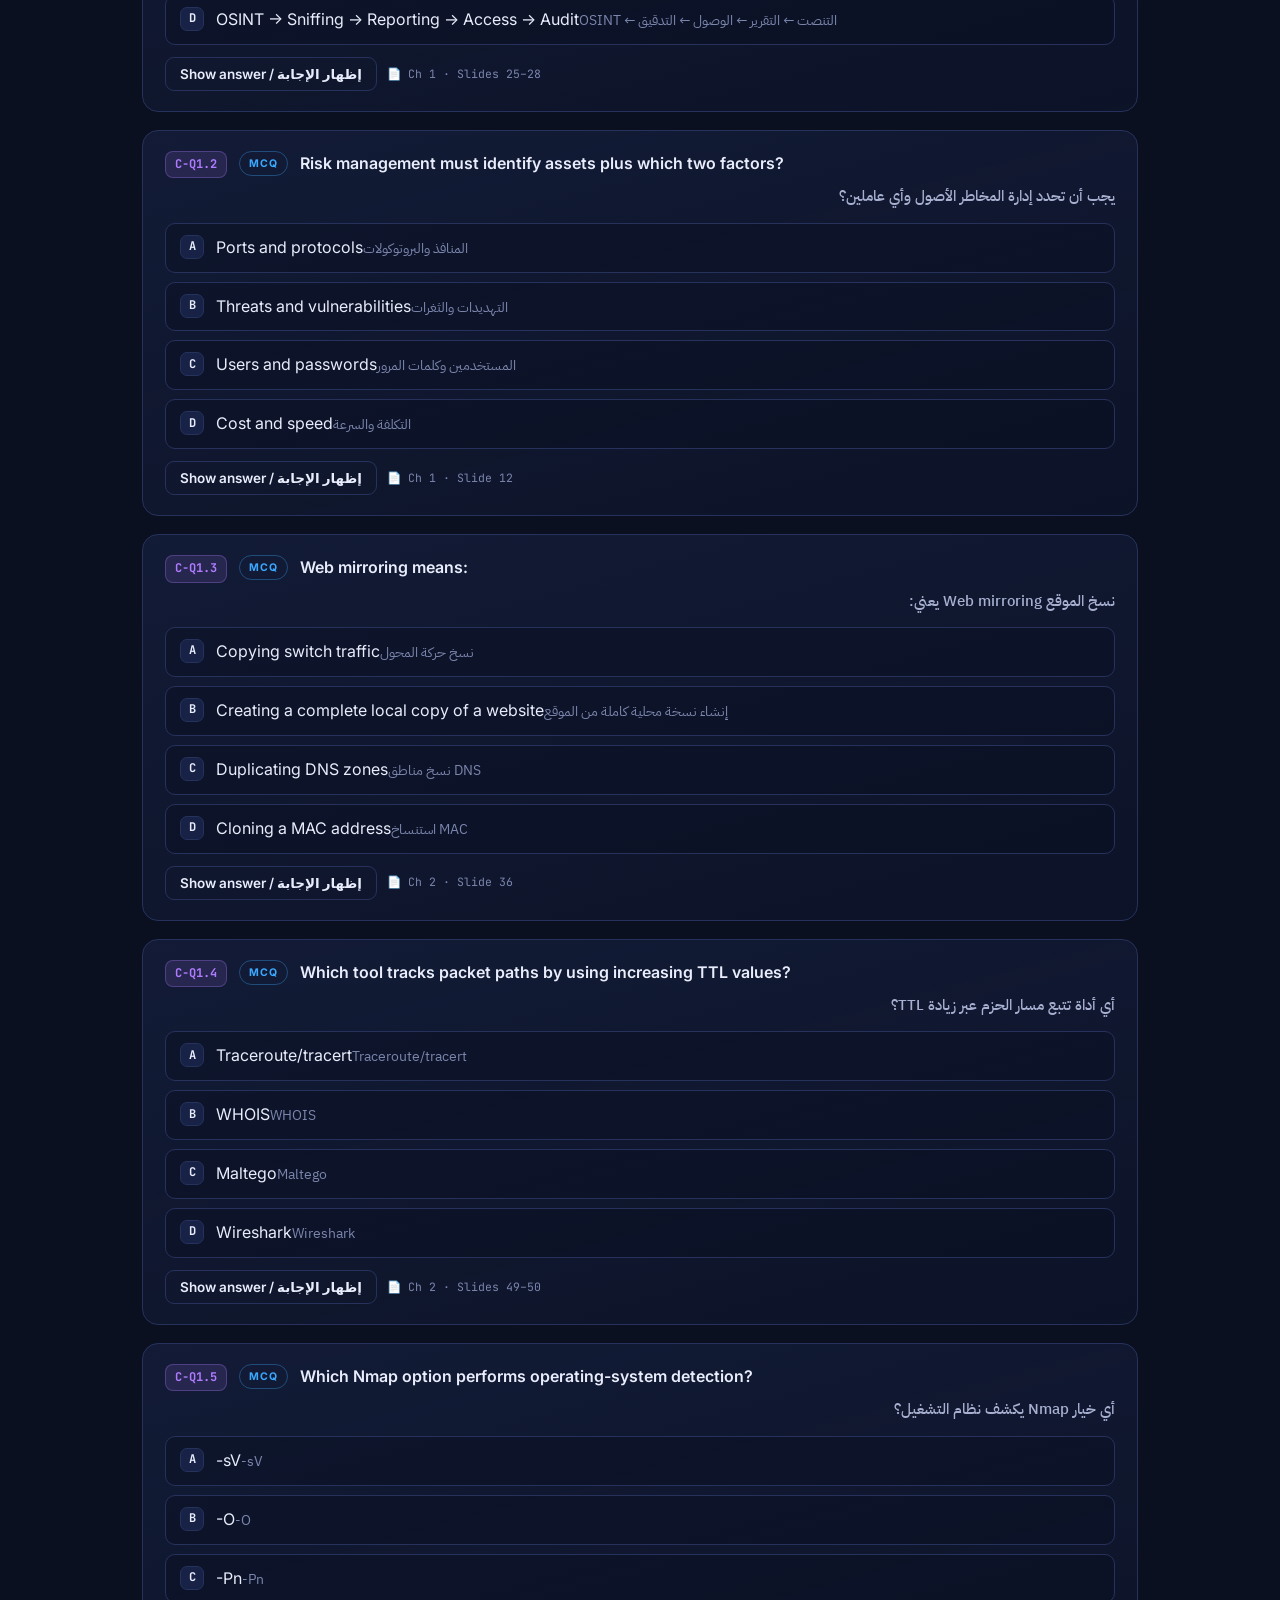
<file: site/predicted.html>
<!DOCTYPE html><html lang="en" dir="ltr"><head><meta charset="utf-8"><meta name="viewport" content="width=device-width,initial-scale=1"><title>3 Predicted Exam Models | ٣ نماذج متوقعة</title><link rel="stylesheet" href="css/style.css"></head><body><header class="topbar"><div class="topbar-in"><a class="brand" href="index.html"><span class="logo">⚡</span><span>Ethical Hacking<small>Focused Final Review</small></span></a><nav class="nav"><a href="index.html">Home</a><a href="ch1.html">Ch 1</a><a href="ch2.html">Ch 2</a><a href="ch3.html">Ch 3</a><a href="ch4.html">Ch 4</a><a href="predicted.html">Predicted Models</a><a href="exam.html">Solved Sample</a><a href="quiz.html">Question Bank</a><a href="cheatsheet.html">Cheat Sheet</a></nav></div></header><main class="wrap narrow"><div class="page-head"><span class="kicker">Priority Revision · المراجعة الأهم</span><h1>3 Fresh Predicted Exam Models</h1><p class="h1-ar">٣ نماذج جديدة متوقعة — بنفس أسلوب الاختبار ومع الحل</p><p class="lede">Built from all four lecture chapters after analyzing the photographed paper’s exact structure and wording style. Each model contains <b>8 MCQs + 8 True/False + a three-part scenario</b>. Questions are bilingual; answers include concise explanations and slide references.</p><p class="lede lede-ar">مبنية من الفصول الأربعة بعد تحليل تنسيق الورقة المصورة وأسلوب صياغتها. كل نموذج يحتوي <b>٨ اختيارات + ٨ صح/خطأ + سيناريو بثلاثة أجزاء</b>. كل سؤال وحل بالعربي والإنجليزي مع مرجع الشريحة.</p></div><div class="exam-route no-print"><a href="#set-A">Model A</a><a href="#set-B">Model B</a><a href="#set-C">Model C</a><label>Language · اللغة: <select id="langSel"><option value="both">Both · الاثنان</option><option value="en">English</option><option value="ar">العربية</option></select></label><button class="btn" onclick="revealAll()">Reveal all · الحلول</button><button class="btn primary" data-print>Print / PDF</button><span class="score" id="score"></span></div><div class="note"><div class="en"><b>Emergency plan:</b> Solve Model A, memorize all three scenario answers, then solve Models B and C. Finally open the cheat sheet. Do not spend your remaining time rereading every slide.</div><div class="ar"><b>خطة الطوارئ:</b> حل نموذج A، واحفظ إجابات السيناريوهات كلها، ثم حل B وC، وبعدها افتح الملخص. لا تضيع الوقت المتبقي في قراءة كل الشرائح من البداية.</div></div><section class="mock-set" id="set-A"><div class="model-banner"><span>MODEL A</span><div><h2>Core concepts most likely to repeat</h2><p>المفاهيم الأساسية الأعلى احتمالاً</p></div></div><div class="qsec"><h2>Q1 · Circle the best answer</h2><div class="ar">س١ · اختر أفضل إجابة</div></div><div class="q" data-done=""><div class="qhead"><span class="qn">A-Q1.1</span><span class="tag mcq">MCQ</span><span class="qtext">Which CIA-triad principle ensures that data is accessible only to authorized individuals?</span></div><div class="qtext-ar">أي مبدأ من CIA يضمن ألا يصل للبيانات إلا المصرح لهم؟</div><div class="opts"><div class="opt" data-correct="0" onclick="pickOption(this,'exam-A-Q1.1',false)"><span class="k">A</span><span class="txt"><span class="en">Availability</span><span class="ar">التوافر</span></span></div><div class="opt" data-correct="1" onclick="pickOption(this,'exam-A-Q1.1',true)"><span class="k">B</span><span class="txt"><span class="en">Confidentiality</span><span class="ar">السرية</span></span></div><div class="opt" data-correct="0" onclick="pickOption(this,'exam-A-Q1.1',false)"><span class="k">C</span><span class="txt"><span class="en">Integrity</span><span class="ar">السلامة</span></span></div><div class="opt" data-correct="0" onclick="pickOption(this,'exam-A-Q1.1',false)"><span class="k">D</span><span class="txt"><span class="en">Usability</span><span class="ar">سهولة الاستخدام</span></span></div></div><div class="row"><button class="btn ghost no-print" data-toggle-ans onclick="toggleAnswer(this)">Show answer / إظهار الإجابة</button><span class="srcref">📄 Ch 1 · Slide 15</span></div><div class="answer"><div class="lab">✔ Correct answer: B) Confidentiality</div><div class="en">Confidentiality prevents unauthorized disclosure.</div><div class="ar">السرية تمنع كشف البيانات لغير المصرح لهم.</div></div></div><div class="q" data-done=""><div class="qhead"><span class="qn">A-Q1.2</span><span class="tag mcq">MCQ</span><span class="qtext">What distinguishes an ethical hacker from a criminal hacker?</span></div><div class="qtext-ar">ما الذي يميز المخترق الأخلاقي عن المجرم؟</div><div class="opts"><div class="opt" data-correct="0" onclick="pickOption(this,'exam-A-Q1.2',false)"><span class="k">A</span><span class="txt"><span class="en">Using Nmap</span><span class="ar">استخدام Nmap</span></span></div><div class="opt" data-correct="1" onclick="pickOption(this,'exam-A-Q1.2',true)"><span class="k">B</span><span class="txt"><span class="en">Written authorization and a defined scope</span><span class="ar">تصريح مكتوب ونطاق محدد</span></span></div><div class="opt" data-correct="0" onclick="pickOption(this,'exam-A-Q1.2',false)"><span class="k">C</span><span class="txt"><span class="en">Hiding identity</span><span class="ar">إخفاء الهوية</span></span></div><div class="opt" data-correct="0" onclick="pickOption(this,'exam-A-Q1.2',false)"><span class="k">D</span><span class="txt"><span class="en">Finding open ports</span><span class="ar">إيجاد منافذ مفتوحة</span></span></div></div><div class="row"><button class="btn ghost no-print" data-toggle-ans onclick="toggleAnswer(this)">Show answer / إظهار الإجابة</button><span class="srcref">📄 Ch 1 · Slides 5–8</span></div><div class="answer"><div class="lab">✔ Correct answer: B) Written authorization and a defined scope</div><div class="en">Authorization and scope make the activity legal and controlled.</div><div class="ar">التصريح والنطاق يجعلان العمل قانونياً ومنضبطاً.</div></div></div><div class="q" data-done=""><div class="qhead"><span class="qn">A-Q1.3</span><span class="tag mcq">MCQ</span><span class="qtext">Which source is most useful for finding employee names and job positions during passive footprinting?</span></div><div class="qtext-ar">أي مصدر أنسب لإيجاد أسماء الموظفين ومناصبهم أثناء البصمة السلبية؟</div><div class="opts"><div class="opt" data-correct="1" onclick="pickOption(this,'exam-A-Q1.3',true)"><span class="k">A</span><span class="txt"><span class="en">LinkedIn</span><span class="ar">LinkedIn</span></span></div><div class="opt" data-correct="0" onclick="pickOption(this,'exam-A-Q1.3',false)"><span class="k">B</span><span class="txt"><span class="en">Nmap</span><span class="ar">Nmap</span></span></div><div class="opt" data-correct="0" onclick="pickOption(this,'exam-A-Q1.3',false)"><span class="k">C</span><span class="txt"><span class="en">OpenVAS</span><span class="ar">OpenVAS</span></span></div><div class="opt" data-correct="0" onclick="pickOption(this,'exam-A-Q1.3',false)"><span class="k">D</span><span class="txt"><span class="en">Tcpdump</span><span class="ar">Tcpdump</span></span></div></div><div class="row"><button class="btn ghost no-print" data-toggle-ans onclick="toggleAnswer(this)">Show answer / إظهار الإجابة</button><span class="srcref">📄 Ch 2 · Slide 14</span></div><div class="answer"><div class="lab">✔ Correct answer: A) LinkedIn</div><div class="en">The lecture maps employee names and positions to LinkedIn.</div><div class="ar">تربط المحاضرة أسماء الموظفين ومناصبهم بـLinkedIn.</div></div></div><div class="q" data-done=""><div class="qhead"><span class="qn">A-Q1.4</span><span class="tag mcq">MCQ</span><span class="qtext">Unlike Google, Shodan primarily searches for:</span></div><div class="qtext-ar">على عكس Google، يبحث Shodan أساساً عن:</div><div class="opts"><div class="opt" data-correct="0" onclick="pickOption(this,'exam-A-Q1.4',false)"><span class="k">A</span><span class="txt"><span class="en">PDF files</span><span class="ar">ملفات PDF</span></span></div><div class="opt" data-correct="1" onclick="pickOption(this,'exam-A-Q1.4',true)"><span class="k">B</span><span class="txt"><span class="en">Internet-connected devices and their service banners</span><span class="ar">أجهزة الإنترنت ولافتات خدماتها</span></span></div><div class="opt" data-correct="0" onclick="pickOption(this,'exam-A-Q1.4',false)"><span class="k">C</span><span class="txt"><span class="en">Employee profiles</span><span class="ar">ملفات الموظفين</span></span></div><div class="opt" data-correct="0" onclick="pickOption(this,'exam-A-Q1.4',false)"><span class="k">D</span><span class="txt"><span class="en">E-mail messages</span><span class="ar">رسائل البريد</span></span></div></div><div class="row"><button class="btn ghost no-print" data-toggle-ans onclick="toggleAnswer(this)">Show answer / إظهار الإجابة</button><span class="srcref">📄 Ch 2 · Slide 28</span></div><div class="answer"><div class="lab">✔ Correct answer: B) Internet-connected devices and their service banners</div><div class="en">Shodan indexes exposed devices such as routers, servers, webcams and IoT systems.</div><div class="ar">يفهرس Shodan الأجهزة المكشوفة مثل الموجهات والخوادم والكاميرات وIoT.</div></div></div><div class="q" data-done=""><div class="qhead"><span class="qn">A-Q1.5</span><span class="tag mcq">MCQ</span><span class="qtext">Which service returns domain ownership and registration information?</span></div><div class="qtext-ar">أي خدمة تعيد معلومات ملكية النطاق وتسجيله؟</div><div class="opts"><div class="opt" data-correct="1" onclick="pickOption(this,'exam-A-Q1.5',true)"><span class="k">A</span><span class="txt"><span class="en">WHOIS</span><span class="ar">WHOIS</span></span></div><div class="opt" data-correct="0" onclick="pickOption(this,'exam-A-Q1.5',false)"><span class="k">B</span><span class="txt"><span class="en">ARP</span><span class="ar">ARP</span></span></div><div class="opt" data-correct="0" onclick="pickOption(this,'exam-A-Q1.5',false)"><span class="k">C</span><span class="txt"><span class="en">SNMP</span><span class="ar">SNMP</span></span></div><div class="opt" data-correct="0" onclick="pickOption(this,'exam-A-Q1.5',false)"><span class="k">D</span><span class="txt"><span class="en">DHCP</span><span class="ar">DHCP</span></span></div></div><div class="row"><button class="btn ghost no-print" data-toggle-ans onclick="toggleAnswer(this)">Show answer / إظهار الإجابة</button><span class="srcref">📄 Ch 2 · Slide 44</span></div><div class="answer"><div class="lab">✔ Correct answer: A) WHOIS</div><div class="en">WHOIS returns ownership, addresses, contacts, locations and registration details.</div><div class="ar">يعيد WHOIS الملكية والعناوين وجهات الاتصال ومعلومات التسجيل.</div></div></div><div class="q" data-done=""><div class="qhead"><span class="qn">A-Q1.6</span><span class="tag mcq">MCQ</span><span class="qtext">Which TCP flag forces immediate termination in both directions?</span></div><div class="qtext-ar">أي علم TCP يفرض إنهاء فورياً في الاتجاهين؟</div><div class="opts"><div class="opt" data-correct="0" onclick="pickOption(this,'exam-A-Q1.6',false)"><span class="k">A</span><span class="txt"><span class="en">FIN</span><span class="ar">FIN</span></span></div><div class="opt" data-correct="1" onclick="pickOption(this,'exam-A-Q1.6',true)"><span class="k">B</span><span class="txt"><span class="en">RST</span><span class="ar">RST</span></span></div><div class="opt" data-correct="0" onclick="pickOption(this,'exam-A-Q1.6',false)"><span class="k">C</span><span class="txt"><span class="en">PSH</span><span class="ar">PSH</span></span></div><div class="opt" data-correct="0" onclick="pickOption(this,'exam-A-Q1.6',false)"><span class="k">D</span><span class="txt"><span class="en">URG</span><span class="ar">URG</span></span></div></div><div class="row"><button class="btn ghost no-print" data-toggle-ans onclick="toggleAnswer(this)">Show answer / إظهار الإجابة</button><span class="srcref">📄 Ch 3 · Slide 9</span></div><div class="answer"><div class="lab">✔ Correct answer: B) RST</div><div class="en">RST resets the connection; FIN performs an orderly close.</div><div class="ar">RST يعيد ضبط الاتصال، أما FIN فيغلقه بشكل منظم.</div></div></div><div class="q" data-done=""><div class="qhead"><span class="qn">A-Q1.7</span><span class="tag mcq">MCQ</span><span class="qtext">Which Nmap option performs a half-open stealth SYN scan?</span></div><div class="qtext-ar">أي خيار Nmap ينفذ فحص SYN نصف المفتوح والخفي؟</div><div class="opts"><div class="opt" data-correct="0" onclick="pickOption(this,'exam-A-Q1.7',false)"><span class="k">A</span><span class="txt"><span class="en">-sT</span><span class="ar">-sT</span></span></div><div class="opt" data-correct="1" onclick="pickOption(this,'exam-A-Q1.7',true)"><span class="k">B</span><span class="txt"><span class="en">-sS</span><span class="ar">-sS</span></span></div><div class="opt" data-correct="0" onclick="pickOption(this,'exam-A-Q1.7',false)"><span class="k">C</span><span class="txt"><span class="en">-sV</span><span class="ar">-sV</span></span></div><div class="opt" data-correct="0" onclick="pickOption(this,'exam-A-Q1.7',false)"><span class="k">D</span><span class="txt"><span class="en">-O</span><span class="ar">-O</span></span></div></div><div class="row"><button class="btn ghost no-print" data-toggle-ans onclick="toggleAnswer(this)">Show answer / إظهار الإجابة</button><span class="srcref">📄 Ch 3 · Slide 36</span></div><div class="answer"><div class="lab">✔ Correct answer: B) -sS</div><div class="en">-sS sends a SYN and stops before completing the full handshake.</div><div class="ar">يرسل ‎-sS علم SYN ويتوقف قبل إكمال المصافحة.</div></div></div><div class="q" data-done=""><div class="qhead"><span class="qn">A-Q1.8</span><span class="tag mcq">MCQ</span><span class="qtext">What is the direct result of filling a switch's CAM table with fake MAC addresses?</span></div><div class="qtext-ar">ما النتيجة المباشرة لملء جدول CAM بعناوين MAC مزيفة؟</div><div class="opts"><div class="opt" data-correct="0" onclick="pickOption(this,'exam-A-Q1.8',false)"><span class="k">A</span><span class="txt"><span class="en">The switch encrypts traffic</span><span class="ar">يشفر المحول الحركة</span></span></div><div class="opt" data-correct="1" onclick="pickOption(this,'exam-A-Q1.8',true)"><span class="k">B</span><span class="txt"><span class="en">The switch floods unknown frames like a hub</span><span class="ar">يبث المحول الإطارات المجهولة كالـHub</span></span></div><div class="opt" data-correct="0" onclick="pickOption(this,'exam-A-Q1.8',false)"><span class="k">C</span><span class="txt"><span class="en">DHCP stops permanently</span><span class="ar">يتوقف DHCP نهائياً</span></span></div><div class="opt" data-correct="0" onclick="pickOption(this,'exam-A-Q1.8',false)"><span class="k">D</span><span class="txt"><span class="en">DNS records are deleted</span><span class="ar">تحذف سجلات DNS</span></span></div></div><div class="row"><button class="btn ghost no-print" data-toggle-ans onclick="toggleAnswer(this)">Show answer / إظهار الإجابة</button><span class="srcref">📄 Ch 4 · Slides 22–23</span></div><div class="answer"><div class="lab">✔ Correct answer: B) The switch floods unknown frames like a hub</div><div class="en">A full CAM table prevents learning new addresses, causing flooding to all ports.</div><div class="ar">امتلاء CAM يمنع تعلم عناوين جديدة فتُبث الإطارات لكل المنافذ.</div></div></div><div class="qsec"><h2>Q2 · True or False</h2><div class="ar">س٢ · صح أم خطأ</div></div><div class="q" data-done=""><div class="qhead"><span class="qn">A-Q2.1</span><span class="tag tf">True / False</span><span class="qtext">White-box penetration testers have full knowledge of the target infrastructure.</span></div><div class="qtext-ar">مختبر الصندوق الأبيض لديه معرفة كاملة بالبنية المستهدفة.</div><div class="opts"><div class="opt" data-correct="1" onclick="pickOption(this,'exam-A-Q2.1',true)"><span class="k">A</span><span class="txt"><span class="en">True</span><span class="ar">صحيح</span></span></div><div class="opt" data-correct="0" onclick="pickOption(this,'exam-A-Q2.1',false)"><span class="k">B</span><span class="txt"><span class="en">False</span><span class="ar">خطأ</span></span></div></div><div class="row"><button class="btn ghost no-print" data-toggle-ans onclick="toggleAnswer(this)">Show answer / إظهار الإجابة</button><span class="srcref">📄 Ch 1 · Slide 30</span></div><div class="answer"><div class="lab">✔ Correct answer: A) True</div><div class="en">White-box is full knowledge.</div><div class="ar">الصندوق الأبيض يعني معرفة كاملة.</div></div></div><div class="q" data-done=""><div class="qhead"><span class="qn">A-Q2.2</span><span class="tag tf">True / False</span><span class="qtext">Footprinting information must always be technical.</span></div><div class="qtext-ar">يجب أن تكون معلومات البصمة تقنية دائماً.</div><div class="opts"><div class="opt" data-correct="0" onclick="pickOption(this,'exam-A-Q2.2',false)"><span class="k">A</span><span class="txt"><span class="en">True</span><span class="ar">صحيح</span></span></div><div class="opt" data-correct="1" onclick="pickOption(this,'exam-A-Q2.2',true)"><span class="k">B</span><span class="txt"><span class="en">False</span><span class="ar">خطأ</span></span></div></div><div class="row"><button class="btn ghost no-print" data-toggle-ans onclick="toggleAnswer(this)">Show answer / إظهار الإجابة</button><span class="srcref">📄 Ch 2 · Slide 6</span></div><div class="answer"><div class="lab">✔ Correct answer: B) False</div><div class="en">Employee routines, physical security and organizational data are also useful.</div><div class="ar">روتين الموظفين والأمن المادي والبيانات التنظيمية مفيدة أيضاً.</div></div></div><div class="q" data-done=""><div class="qhead"><span class="qn">A-Q2.3</span><span class="tag tf">True / False</span><span class="qtext">Traceroute discovers hops by gradually increasing TTL values.</span></div><div class="qtext-ar">تكتشف Traceroute القفزات بزيادة TTL تدريجياً.</div><div class="opts"><div class="opt" data-correct="1" onclick="pickOption(this,'exam-A-Q2.3',true)"><span class="k">A</span><span class="txt"><span class="en">True</span><span class="ar">صحيح</span></span></div><div class="opt" data-correct="0" onclick="pickOption(this,'exam-A-Q2.3',false)"><span class="k">B</span><span class="txt"><span class="en">False</span><span class="ar">خطأ</span></span></div></div><div class="row"><button class="btn ghost no-print" data-toggle-ans onclick="toggleAnswer(this)">Show answer / إظهار الإجابة</button><span class="srcref">📄 Ch 2 · Slides 49–50</span></div><div class="answer"><div class="lab">✔ Correct answer: A) True</div><div class="en">Each router decrements TTL and responds when it reaches zero.</div><div class="ar">ينقص كل موجه TTL ويرد عند وصولها للصفر.</div></div></div><div class="q" data-done=""><div class="qhead"><span class="qn">A-Q2.4</span><span class="tag tf">True / False</span><span class="qtext">UDP establishes a connection before transmitting data.</span></div><div class="qtext-ar">ينشئ UDP اتصالاً قبل إرسال البيانات.</div><div class="opts"><div class="opt" data-correct="0" onclick="pickOption(this,'exam-A-Q2.4',false)"><span class="k">A</span><span class="txt"><span class="en">True</span><span class="ar">صحيح</span></span></div><div class="opt" data-correct="1" onclick="pickOption(this,'exam-A-Q2.4',true)"><span class="k">B</span><span class="txt"><span class="en">False</span><span class="ar">خطأ</span></span></div></div><div class="row"><button class="btn ghost no-print" data-toggle-ans onclick="toggleAnswer(this)">Show answer / إظهار الإجابة</button><span class="srcref">📄 Ch 3 · Slide 6</span></div><div class="answer"><div class="lab">✔ Correct answer: B) False</div><div class="en">UDP is connectionless and fire-and-forget.</div><div class="ar">UDP بلا اتصال ويعمل بأسلوب أرسل وانسَ.</div></div></div><div class="q" data-done=""><div class="qhead"><span class="qn">A-Q2.5</span><span class="tag tf">True / False</span><span class="qtext">ICMP Type 8 is Echo Request and Type 0 is Echo Reply.</span></div><div class="qtext-ar">ICMP نوع 8 طلب صدى ونوع 0 رد صدى.</div><div class="opts"><div class="opt" data-correct="1" onclick="pickOption(this,'exam-A-Q2.5',true)"><span class="k">A</span><span class="txt"><span class="en">True</span><span class="ar">صحيح</span></span></div><div class="opt" data-correct="0" onclick="pickOption(this,'exam-A-Q2.5',false)"><span class="k">B</span><span class="txt"><span class="en">False</span><span class="ar">خطأ</span></span></div></div><div class="row"><button class="btn ghost no-print" data-toggle-ans onclick="toggleAnswer(this)">Show answer / إظهار الإجابة</button><span class="srcref">📄 Ch 3 · Slide 22</span></div><div class="answer"><div class="lab">✔ Correct answer: A) True</div><div class="en">A Type 0 reply indicates that the host is alive.</div><div class="ar">رد النوع 0 يدل أن الجهاز نشط.</div></div></div><div class="q" data-done=""><div class="qhead"><span class="qn">A-Q2.6</span><span class="tag tf">True / False</span><span class="qtext">A SYN scan completes the full TCP three-way handshake.</span></div><div class="qtext-ar">يكمل فحص SYN المصافحة الثلاثية كاملة.</div><div class="opts"><div class="opt" data-correct="0" onclick="pickOption(this,'exam-A-Q2.6',false)"><span class="k">A</span><span class="txt"><span class="en">True</span><span class="ar">صحيح</span></span></div><div class="opt" data-correct="1" onclick="pickOption(this,'exam-A-Q2.6',true)"><span class="k">B</span><span class="txt"><span class="en">False</span><span class="ar">خطأ</span></span></div></div><div class="row"><button class="btn ghost no-print" data-toggle-ans onclick="toggleAnswer(this)">Show answer / إظهار الإجابة</button><span class="srcref">📄 Ch 3 · Slides 27–28</span></div><div class="answer"><div class="lab">✔ Correct answer: B) False</div><div class="en">SYN scan is half-open; TCP Connect completes the handshake.</div><div class="ar">فحص SYN نصف مفتوح؛ TCP Connect يكمل المصافحة.</div></div></div><div class="q" data-done=""><div class="qhead"><span class="qn">A-Q2.7</span><span class="tag tf">True / False</span><span class="qtext">An ARP Request is broadcast, while an ARP Reply is normally unicast.</span></div><div class="qtext-ar">طلب ARP بث، بينما الرد عادة أحادي البث.</div><div class="opts"><div class="opt" data-correct="1" onclick="pickOption(this,'exam-A-Q2.7',true)"><span class="k">A</span><span class="txt"><span class="en">True</span><span class="ar">صحيح</span></span></div><div class="opt" data-correct="0" onclick="pickOption(this,'exam-A-Q2.7',false)"><span class="k">B</span><span class="txt"><span class="en">False</span><span class="ar">خطأ</span></span></div></div><div class="row"><button class="btn ghost no-print" data-toggle-ans onclick="toggleAnswer(this)">Show answer / إظهار الإجابة</button><span class="srcref">📄 Ch 4 · Slide 13</span></div><div class="answer"><div class="lab">✔ Correct answer: A) True</div><div class="en">The request asks everyone; the owner replies directly.</div><div class="ar">الطلب يسأل الجميع وصاحب العنوان يرد مباشرة.</div></div></div><div class="q" data-done=""><div class="qhead"><span class="qn">A-Q2.8</span><span class="tag tf">True / False</span><span class="qtext">Tcpdump is a graphical analyzer available only on Windows.</span></div><div class="qtext-ar">Tcpdump محلل رسومي يعمل على Windows فقط.</div><div class="opts"><div class="opt" data-correct="0" onclick="pickOption(this,'exam-A-Q2.8',false)"><span class="k">A</span><span class="txt"><span class="en">True</span><span class="ar">صحيح</span></span></div><div class="opt" data-correct="1" onclick="pickOption(this,'exam-A-Q2.8',true)"><span class="k">B</span><span class="txt"><span class="en">False</span><span class="ar">خطأ</span></span></div></div><div class="row"><button class="btn ghost no-print" data-toggle-ans onclick="toggleAnswer(this)">Show answer / إظهار الإجابة</button><span class="srcref">📄 Ch 4 · Slides 32–33</span></div><div class="answer"><div class="lab">✔ Correct answer: B) False</div><div class="en">Tcpdump is command-line based and common on Linux/Unix.</div><div class="ar">Tcpdump يعمل بسطر الأوامر ويشيع على Linux/Unix.</div></div></div><div class="qsec"><h2>Q3 · Scenario</h2><div class="ar">س٣ · السيناريو</div></div><div class="q scenario-q"><div class="qhead"><span class="qn">A-Q3</span><span class="tag short">Scenario</span><span class="qtext">A company’s public website, social media, and job advertisements reveal employee names and technologies. Explain whether this is passive or active reconnaissance, why it is valuable, and what information can be collected.</span></div><div class="qtext-ar">كشف موقع شركة ووسائل التواصل وإعلانات الوظائف أسماء الموظفين وتقنيات مستخدمة. وضّح هل هذا استطلاع سلبي أم نشط، ولماذا هو مهم، وما المعلومات التي يمكن جمعها.</div><div class="row"><button class="btn ghost no-print" data-toggle-ans onclick="toggleAnswer(this)">Show model answer / إظهار الحل النموذجي</button><span class="srcref">📄 Ch 2 · Slides 6, 8, 14–17</span></div><div class="answer"><div class="lab">✔ Model answer · الإجابة النموذجية</div><div class="en">This is <b>passive reconnaissance</b> because there is no direct interaction with the target systems. It has a <b>low risk of detection</b> and builds a target profile before scanning. It may reveal <b>employee names, roles, e-mail patterns, locations, routines, partners, operating systems, databases, cloud platforms, programming languages, network tools and security products</b>. Job requirements often disclose the technical stack unintentionally.</div><div class="ar">هذا <b>استطلاع سلبي</b> لأنه لا يتفاعل مباشرة مع أنظمة الهدف، واحتمال اكتشافه <b>منخفض</b>. قد يكشف <b>أسماء الموظفين وأدوارهم وأنماط البريد والمواقع والروتين والشركاء وأنظمة التشغيل وقواعد البيانات والمنصات السحابية واللغات وأدوات الشبكة والحلول الأمنية</b>. متطلبات الوظائف تكشف البنية التقنية دون قصد.</div></div></div><div class="q scenario-q"><div class="qhead"><span class="qn">A-Q3.A</span><span class="tag short">Scenario</span><span class="qtext">You must discover live hosts and then identify services without completing full TCP connections. Give the correct order, suitable tools/scan, and explain the expected SYN-scan responses.</span></div><div class="qtext-ar">يجب اكتشاف الأجهزة النشطة ثم تحديد الخدمات دون إكمال اتصالات TCP. اذكر الترتيب والأدوات/الفحص المناسب وردود SYN المتوقعة.</div><div class="row"><button class="btn ghost no-print" data-toggle-ans onclick="toggleAnswer(this)">Show model answer / إظهار الحل النموذجي</button><span class="srcref">📄 Ch 3 · Slides 20–29, 36</span></div><div class="answer"><div class="lab">✔ Model answer · الإجابة النموذجية</div><div class="en">First perform <b>host discovery</b> (ICMP ping, ARP scan on a local network, TCP/UDP ping, or <code>nmap -sn</code>). Then perform a <b>SYN/half-open scan with <code>nmap -sS target</code></b>. An <b>open</b> port replies SYN-ACK, after which the scanner sends RST instead of completing the handshake. A <b>closed</b> port replies RST; filtered ports usually give no response or an ICMP unreachable message. Continue with <code>-sV</code> for service/version detection and <code>-O</code> for OS detection.</div><div class="ar">ابدأ بـ<b>اكتشاف الأجهزة</b> عبر ICMP أو ARP محلياً أو TCP/UDP ping. ثم استخدم <b>فحص SYN نصف المفتوح: <code>nmap -sS target</code></b>. المنفذ <b>المفتوح</b> يرد SYN-ACK ثم يرسل الفاحص RST بدل إكمال المصافحة، والمغلق يرد RST، والمرشح غالباً لا يرد أو يعيد ICMP unreachable. استخدم <code>-sV</code> للخدمة/الإصدار و<code>-O</code> للنظام.</div></div></div><div class="q scenario-q"><div class="qhead"><span class="qn">A-Q3.B</span><span class="tag short">Scenario</span><span class="qtext">On a switched network, users report intercepted sessions and incorrect gateway MAC entries. Identify the attack, explain its four steps, and distinguish it from MAC flooding.</span></div><div class="qtext-ar">في شبكة تستخدم Switch ظهرت جلسات معترضة وعناوين MAC خاطئة للبوابة. حدد الهجوم واشرح خطواته الأربع وميزه عن MAC flooding.</div><div class="row"><button class="btn ghost no-print" data-toggle-ans onclick="toggleAnswer(this)">Show model answer / إظهار الحل النموذجي</button><span class="srcref">📄 Ch 4 · Slides 22–25</span></div><div class="answer"><div class="lab">✔ Model answer · الإجابة النموذجية</div><div class="en">The attack is <b>ARP spoofing/ARP poisoning</b>. (1) The attacker broadcasts forged ARP Replies; (2) victims update their ARP cache with the attacker’s MAC for the gateway IP; (3) traffic is redirected through the attacker; (4) the attacker intercepts, modifies or forwards it, enabling <b>MitM and session hijacking</b>. In contrast, <b>MAC flooding</b> fills the switch CAM table with fake source MAC addresses, making the switch flood unknown frames to all ports like a hub.</div><div class="ar">الهجوم هو <b>انتحال/تسميم ARP</b>: (1) يبث المهاجم ردود ARP مزورة؛ (2) يحدث الضحايا ذاكرة ARP بعنوان MAC المهاجم مقابل IP البوابة؛ (3) تمر الحركة عبر المهاجم؛ (4) يعترضها أو يعدلها أو يمررها، فيتيح <b>MitM واختطاف الجلسات</b>. أما <b>MAC flooding</b> فيملأ CAM بعناوين مزيفة فيبث المحول الإطارات المجهولة كالـHub.</div></div></div></section><section class="mock-set" id="set-B"><div class="model-banner"><span>MODEL B</span><div><h2>Tools, ports and processes</h2><p>الأدوات والمنافذ والعمليات</p></div></div><div class="qsec"><h2>Q1 · Circle the best answer</h2><div class="ar">س١ · اختر أفضل إجابة</div></div><div class="q" data-done=""><div class="qhead"><span class="qn">B-Q1.1</span><span class="tag mcq">MCQ</span><span class="qtext">Controls used after an incident to limit damage and support recovery are called:</span></div><div class="qtext-ar">الضوابط المستخدمة بعد الحادث للحد من الضرر والتعافي تسمى:</div><div class="opts"><div class="opt" data-correct="0" onclick="pickOption(this,'exam-B-Q1.1',false)"><span class="k">A</span><span class="txt"><span class="en">Preventative</span><span class="ar">وقائية</span></span></div><div class="opt" data-correct="0" onclick="pickOption(this,'exam-B-Q1.1',false)"><span class="k">B</span><span class="txt"><span class="en">Detective</span><span class="ar">كاشفة</span></span></div><div class="opt" data-correct="1" onclick="pickOption(this,'exam-B-Q1.1',true)"><span class="k">C</span><span class="txt"><span class="en">Corrective</span><span class="ar">تصحيحية</span></span></div><div class="opt" data-correct="0" onclick="pickOption(this,'exam-B-Q1.1',false)"><span class="k">D</span><span class="txt"><span class="en">Mandatory</span><span class="ar">إلزامية</span></span></div></div><div class="row"><button class="btn ghost no-print" data-toggle-ans onclick="toggleAnswer(this)">Show answer / إظهار الإجابة</button><span class="srcref">📄 Ch 1 · Slide 14</span></div><div class="answer"><div class="lab">✔ Correct answer: C) Corrective</div><div class="en">Corrective controls operate after the event.</div><div class="ar">الضوابط التصحيحية تعمل بعد الحدث.</div></div></div><div class="q" data-done=""><div class="qhead"><span class="qn">B-Q1.2</span><span class="tag mcq">MCQ</span><span class="qtext">Which penetration-test type assumes partial knowledge and may simulate an insider?</span></div><div class="qtext-ar">أي نوع اختبار يفترض معرفة جزئية وقد يحاكي موظفاً داخلياً؟</div><div class="opts"><div class="opt" data-correct="0" onclick="pickOption(this,'exam-B-Q1.2',false)"><span class="k">A</span><span class="txt"><span class="en">Black-box</span><span class="ar">الصندوق الأسود</span></span></div><div class="opt" data-correct="0" onclick="pickOption(this,'exam-B-Q1.2',false)"><span class="k">B</span><span class="txt"><span class="en">White-box</span><span class="ar">الصندوق الأبيض</span></span></div><div class="opt" data-correct="1" onclick="pickOption(this,'exam-B-Q1.2',true)"><span class="k">C</span><span class="txt"><span class="en">Gray-box</span><span class="ar">الصندوق الرمادي</span></span></div><div class="opt" data-correct="0" onclick="pickOption(this,'exam-B-Q1.2',false)"><span class="k">D</span><span class="txt"><span class="en">Red-box</span><span class="ar">الصندوق الأحمر</span></span></div></div><div class="row"><button class="btn ghost no-print" data-toggle-ans onclick="toggleAnswer(this)">Show answer / إظهار الإجابة</button><span class="srcref">📄 Ch 1 · Slide 30</span></div><div class="answer"><div class="lab">✔ Correct answer: C) Gray-box</div><div class="en">Gray-box is partial-knowledge testing.</div><div class="ar">الصندوق الرمادي اختبار معرفة جزئية.</div></div></div><div class="q" data-done=""><div class="qhead"><span class="qn">B-Q1.3</span><span class="tag mcq">MCQ</span><span class="qtext">Which tool visualizes relationships between people, domains, e-mails and other entities?</span></div><div class="qtext-ar">أي أداة تعرض العلاقات بين الأشخاص والنطاقات والبريد والكيانات؟</div><div class="opts"><div class="opt" data-correct="1" onclick="pickOption(this,'exam-B-Q1.3',true)"><span class="k">A</span><span class="txt"><span class="en">Maltego</span><span class="ar">Maltego</span></span></div><div class="opt" data-correct="0" onclick="pickOption(this,'exam-B-Q1.3',false)"><span class="k">B</span><span class="txt"><span class="en">Nessus</span><span class="ar">Nessus</span></span></div><div class="opt" data-correct="0" onclick="pickOption(this,'exam-B-Q1.3',false)"><span class="k">C</span><span class="txt"><span class="en">Tcpdump</span><span class="ar">Tcpdump</span></span></div><div class="opt" data-correct="0" onclick="pickOption(this,'exam-B-Q1.3',false)"><span class="k">D</span><span class="txt"><span class="en">Netcat</span><span class="ar">Netcat</span></span></div></div><div class="row"><button class="btn ghost no-print" data-toggle-ans onclick="toggleAnswer(this)">Show answer / إظهار الإجابة</button><span class="srcref">📄 Ch 2 · Slide 55</span></div><div class="answer"><div class="lab">✔ Correct answer: A) Maltego</div><div class="en">Maltego correlates entities and displays hidden relationships.</div><div class="ar">يربط Maltego الكيانات ويظهر العلاقات غير الواضحة.</div></div></div><div class="q" data-done=""><div class="qhead"><span class="qn">B-Q1.4</span><span class="tag mcq">MCQ</span><span class="qtext">Which DNS record identifies the mail exchangers for a domain?</span></div><div class="qtext-ar">أي سجل DNS يحدد خوادم البريد للنطاق؟</div><div class="opts"><div class="opt" data-correct="0" onclick="pickOption(this,'exam-B-Q1.4',false)"><span class="k">A</span><span class="txt"><span class="en">A</span><span class="ar">A</span></span></div><div class="opt" data-correct="1" onclick="pickOption(this,'exam-B-Q1.4',true)"><span class="k">B</span><span class="txt"><span class="en">MX</span><span class="ar">MX</span></span></div><div class="opt" data-correct="0" onclick="pickOption(this,'exam-B-Q1.4',false)"><span class="k">C</span><span class="txt"><span class="en">NS</span><span class="ar">NS</span></span></div><div class="opt" data-correct="0" onclick="pickOption(this,'exam-B-Q1.4',false)"><span class="k">D</span><span class="txt"><span class="en">CNAME</span><span class="ar">CNAME</span></span></div></div><div class="row"><button class="btn ghost no-print" data-toggle-ans onclick="toggleAnswer(this)">Show answer / إظهار الإجابة</button><span class="srcref">📄 Ch 2 · DNS Footprinting</span></div><div class="answer"><div class="lab">✔ Correct answer: B) MX</div><div class="en">MX means Mail Exchange.</div><div class="ar">MX يعني Mail Exchange.</div></div></div><div class="q" data-done=""><div class="qhead"><span class="qn">B-Q1.5</span><span class="tag mcq">MCQ</span><span class="qtext">Which port is used by SNMP for network management?</span></div><div class="qtext-ar">أي منفذ يستخدمه SNMP لإدارة الشبكة؟</div><div class="opts"><div class="opt" data-correct="0" onclick="pickOption(this,'exam-B-Q1.5',false)"><span class="k">A</span><span class="txt"><span class="en">53</span><span class="ar">53</span></span></div><div class="opt" data-correct="1" onclick="pickOption(this,'exam-B-Q1.5',true)"><span class="k">B</span><span class="txt"><span class="en">161</span><span class="ar">161</span></span></div><div class="opt" data-correct="0" onclick="pickOption(this,'exam-B-Q1.5',false)"><span class="k">C</span><span class="txt"><span class="en">445</span><span class="ar">445</span></span></div><div class="opt" data-correct="0" onclick="pickOption(this,'exam-B-Q1.5',false)"><span class="k">D</span><span class="txt"><span class="en">3389</span><span class="ar">3389</span></span></div></div><div class="row"><button class="btn ghost no-print" data-toggle-ans onclick="toggleAnswer(this)">Show answer / إظهار الإجابة</button><span class="srcref">📄 Ch 3 · Slide 15</span></div><div class="answer"><div class="lab">✔ Correct answer: B) 161</div><div class="en">SNMP uses port 161.</div><div class="ar">يستخدم SNMP المنفذ 161.</div></div></div><div class="q" data-done=""><div class="qhead"><span class="qn">B-Q1.6</span><span class="tag mcq">MCQ</span><span class="qtext">In FIN/NULL/XMAS scans, which response indicates a CLOSED port?</span></div><div class="qtext-ar">في فحوص FIN/NULL/XMAS، أي رد يدل على منفذ مغلق؟</div><div class="opts"><div class="opt" data-correct="0" onclick="pickOption(this,'exam-B-Q1.6',false)"><span class="k">A</span><span class="txt"><span class="en">No response</span><span class="ar">لا رد</span></span></div><div class="opt" data-correct="0" onclick="pickOption(this,'exam-B-Q1.6',false)"><span class="k">B</span><span class="txt"><span class="en">SYN-ACK</span><span class="ar">SYN-ACK</span></span></div><div class="opt" data-correct="1" onclick="pickOption(this,'exam-B-Q1.6',true)"><span class="k">C</span><span class="txt"><span class="en">RST</span><span class="ar">RST</span></span></div><div class="opt" data-correct="0" onclick="pickOption(this,'exam-B-Q1.6',false)"><span class="k">D</span><span class="txt"><span class="en">ACK only</span><span class="ar">ACK فقط</span></span></div></div><div class="row"><button class="btn ghost no-print" data-toggle-ans onclick="toggleAnswer(this)">Show answer / إظهار الإجابة</button><span class="srcref">📄 Ch 3 · Slide 29</span></div><div class="answer"><div class="lab">✔ Correct answer: C) RST</div><div class="en">Closed returns RST; open usually gives no response.</div><div class="ar">المغلق يعيد RST؛ المفتوح عادة لا يرد.</div></div></div><div class="q" data-done=""><div class="qhead"><span class="qn">B-Q1.7</span><span class="tag mcq">MCQ</span><span class="qtext">Which default SNMP community string permits remote configuration editing?</span></div><div class="qtext-ar">أي سلسلة SNMP افتراضية تسمح بتعديل الإعدادات عن بعد؟</div><div class="opts"><div class="opt" data-correct="0" onclick="pickOption(this,'exam-B-Q1.7',false)"><span class="k">A</span><span class="txt"><span class="en">public</span><span class="ar">public</span></span></div><div class="opt" data-correct="1" onclick="pickOption(this,'exam-B-Q1.7',true)"><span class="k">B</span><span class="txt"><span class="en">private</span><span class="ar">private</span></span></div><div class="opt" data-correct="0" onclick="pickOption(this,'exam-B-Q1.7',false)"><span class="k">C</span><span class="txt"><span class="en">admin</span><span class="ar">admin</span></span></div><div class="opt" data-correct="0" onclick="pickOption(this,'exam-B-Q1.7',false)"><span class="k">D</span><span class="txt"><span class="en">root</span><span class="ar">root</span></span></div></div><div class="row"><button class="btn ghost no-print" data-toggle-ans onclick="toggleAnswer(this)">Show answer / إظهار الإجابة</button><span class="srcref">📄 Ch 3 · Slide 65</span></div><div class="answer"><div class="lab">✔ Correct answer: B) private</div><div class="en">private is read/write; public is read-only.</div><div class="ar">private للقراءة/الكتابة وpublic للقراءة.</div></div></div><div class="q" data-done=""><div class="qhead"><span class="qn">B-Q1.8</span><span class="tag mcq">MCQ</span><span class="qtext">DHCP starvation succeeds by:</span></div><div class="qtext-ar">ينجح DHCP starvation عن طريق:</div><div class="opts"><div class="opt" data-correct="0" onclick="pickOption(this,'exam-B-Q1.8',false)"><span class="k">A</span><span class="txt"><span class="en">Poisoning ARP caches</span><span class="ar">تسميم ARP</span></span></div><div class="opt" data-correct="1" onclick="pickOption(this,'exam-B-Q1.8',true)"><span class="k">B</span><span class="txt"><span class="en">Exhausting the DHCP address pool with fake requests</span><span class="ar">استنفاد عناوين DHCP بطلبات مزيفة</span></span></div><div class="opt" data-correct="0" onclick="pickOption(this,'exam-B-Q1.8',false)"><span class="k">C</span><span class="txt"><span class="en">Filling a CAM table</span><span class="ar">ملء CAM</span></span></div><div class="opt" data-correct="0" onclick="pickOption(this,'exam-B-Q1.8',false)"><span class="k">D</span><span class="txt"><span class="en">Changing DNS records</span><span class="ar">تغيير DNS</span></span></div></div><div class="row"><button class="btn ghost no-print" data-toggle-ans onclick="toggleAnswer(this)">Show answer / إظهار الإجابة</button><span class="srcref">📄 Ch 4 · Slide 27</span></div><div class="answer"><div class="lab">✔ Correct answer: B) Exhausting the DHCP address pool with fake requests</div><div class="en">Legitimate clients then cannot obtain or renew an IP address.</div><div class="ar">لا يستطيع العملاء الشرعيون بعدها الحصول على IP أو تجديده.</div></div></div><div class="qsec"><h2>Q2 · True or False</h2><div class="ar">س٢ · صح أم خطأ</div></div><div class="q" data-done=""><div class="qhead"><span class="qn">B-Q2.1</span><span class="tag tf">True / False</span><span class="qtext">Passive footprinting has a lower detection risk than active footprinting.</span></div><div class="qtext-ar">البصمة السلبية أقل عرضة للاكتشاف من النشطة.</div><div class="opts"><div class="opt" data-correct="1" onclick="pickOption(this,'exam-B-Q2.1',true)"><span class="k">A</span><span class="txt"><span class="en">True</span><span class="ar">صحيح</span></span></div><div class="opt" data-correct="0" onclick="pickOption(this,'exam-B-Q2.1',false)"><span class="k">B</span><span class="txt"><span class="en">False</span><span class="ar">خطأ</span></span></div></div><div class="row"><button class="btn ghost no-print" data-toggle-ans onclick="toggleAnswer(this)">Show answer / إظهار الإجابة</button><span class="srcref">📄 Ch 2 · Slides 8–9</span></div><div class="answer"><div class="lab">✔ Correct answer: A) True</div><div class="en">Passive methods avoid direct target interaction.</div><div class="ar">الأساليب السلبية تتجنب التفاعل المباشر.</div></div></div><div class="q" data-done=""><div class="qhead"><span class="qn">B-Q2.2</span><span class="tag tf">True / False</span><span class="qtext">Google is primarily a search engine for exposed routers and webcams.</span></div><div class="qtext-ar">Google محرك متخصص للموجهات والكاميرات المكشوفة.</div><div class="opts"><div class="opt" data-correct="0" onclick="pickOption(this,'exam-B-Q2.2',false)"><span class="k">A</span><span class="txt"><span class="en">True</span><span class="ar">صحيح</span></span></div><div class="opt" data-correct="1" onclick="pickOption(this,'exam-B-Q2.2',true)"><span class="k">B</span><span class="txt"><span class="en">False</span><span class="ar">خطأ</span></span></div></div><div class="row"><button class="btn ghost no-print" data-toggle-ans onclick="toggleAnswer(this)">Show answer / إظهار الإجابة</button><span class="srcref">📄 Ch 2 · Slide 28</span></div><div class="answer"><div class="lab">✔ Correct answer: B) False</div><div class="en">That describes Shodan; Google indexes websites and documents.</div><div class="ar">هذا وصف Shodan؛ Google يفهرس المواقع والمستندات.</div></div></div><div class="q" data-done=""><div class="qhead"><span class="qn">B-Q2.3</span><span class="tag tf">True / False</span><span class="qtext">An XMAS scan sets FIN, PSH and URG.</span></div><div class="qtext-ar">يفعل فحص XMAS أعلام FIN وPSH وURG.</div><div class="opts"><div class="opt" data-correct="1" onclick="pickOption(this,'exam-B-Q2.3',true)"><span class="k">A</span><span class="txt"><span class="en">True</span><span class="ar">صحيح</span></span></div><div class="opt" data-correct="0" onclick="pickOption(this,'exam-B-Q2.3',false)"><span class="k">B</span><span class="txt"><span class="en">False</span><span class="ar">خطأ</span></span></div></div><div class="row"><button class="btn ghost no-print" data-toggle-ans onclick="toggleAnswer(this)">Show answer / إظهار الإجابة</button><span class="srcref">📄 Ch 3 · Slide 29</span></div><div class="answer"><div class="lab">✔ Correct answer: A) True</div><div class="en">That exact combination gives the scan its name.</div><div class="ar">هذه هي التركيبة المحددة للفحص.</div></div></div><div class="q" data-done=""><div class="qhead"><span class="qn">B-Q2.4</span><span class="tag tf">True / False</span><span class="qtext">An open port in an inverse FIN/NULL/XMAS scan normally returns RST.</span></div><div class="qtext-ar">المنفذ المفتوح في FIN/NULL/XMAS يعيد RST عادة.</div><div class="opts"><div class="opt" data-correct="0" onclick="pickOption(this,'exam-B-Q2.4',false)"><span class="k">A</span><span class="txt"><span class="en">True</span><span class="ar">صحيح</span></span></div><div class="opt" data-correct="1" onclick="pickOption(this,'exam-B-Q2.4',true)"><span class="k">B</span><span class="txt"><span class="en">False</span><span class="ar">خطأ</span></span></div></div><div class="row"><button class="btn ghost no-print" data-toggle-ans onclick="toggleAnswer(this)">Show answer / إظهار الإجابة</button><span class="srcref">📄 Ch 3 · Slide 29</span></div><div class="answer"><div class="lab">✔ Correct answer: B) False</div><div class="en">Open usually gives no response; closed returns RST.</div><div class="ar">المفتوح عادة لا يرد؛ المغلق يعيد RST.</div></div></div><div class="q" data-done=""><div class="qhead"><span class="qn">B-Q2.5</span><span class="tag tf">True / False</span><span class="qtext">TCP is connection-oriented and provides ordered, reliable delivery.</span></div><div class="qtext-ar">TCP موجه بالاتصال ويوفر تسليماً مرتباً وموثوقاً.</div><div class="opts"><div class="opt" data-correct="1" onclick="pickOption(this,'exam-B-Q2.5',true)"><span class="k">A</span><span class="txt"><span class="en">True</span><span class="ar">صحيح</span></span></div><div class="opt" data-correct="0" onclick="pickOption(this,'exam-B-Q2.5',false)"><span class="k">B</span><span class="txt"><span class="en">False</span><span class="ar">خطأ</span></span></div></div><div class="row"><button class="btn ghost no-print" data-toggle-ans onclick="toggleAnswer(this)">Show answer / إظهار الإجابة</button><span class="srcref">📄 Ch 3 · Slide 7</span></div><div class="answer"><div class="lab">✔ Correct answer: A) True</div><div class="en">It uses the three-way handshake and error checking.</div><div class="ar">يستخدم المصافحة الثلاثية والتحقق من الأخطاء.</div></div></div><div class="q" data-done=""><div class="qhead"><span class="qn">B-Q2.6</span><span class="tag tf">True / False</span><span class="qtext">Passive sniffing is highly effective on modern switched Ethernet without additional techniques.</span></div><div class="qtext-ar">التنصت السلبي فعال جداً على Switch حديث دون تقنيات إضافية.</div><div class="opts"><div class="opt" data-correct="0" onclick="pickOption(this,'exam-B-Q2.6',false)"><span class="k">A</span><span class="txt"><span class="en">True</span><span class="ar">صحيح</span></span></div><div class="opt" data-correct="1" onclick="pickOption(this,'exam-B-Q2.6',true)"><span class="k">B</span><span class="txt"><span class="en">False</span><span class="ar">خطأ</span></span></div></div><div class="row"><button class="btn ghost no-print" data-toggle-ans onclick="toggleAnswer(this)">Show answer / إظهار الإجابة</button><span class="srcref">📄 Ch 4 · Slides 16, 21</span></div><div class="answer"><div class="lab">✔ Correct answer: B) False</div><div class="en">Switches send frames only to the intended port.</div><div class="ar">يرسل المحول الإطارات للمنفذ المقصود فقط.</div></div></div><div class="q" data-done=""><div class="qhead"><span class="qn">B-Q2.7</span><span class="tag tf">True / False</span><span class="qtext">A CAM table maps MAC addresses to switch ports.</span></div><div class="qtext-ar">يربط جدول CAM عناوين MAC بمنافذ المحول.</div><div class="opts"><div class="opt" data-correct="1" onclick="pickOption(this,'exam-B-Q2.7',true)"><span class="k">A</span><span class="txt"><span class="en">True</span><span class="ar">صحيح</span></span></div><div class="opt" data-correct="0" onclick="pickOption(this,'exam-B-Q2.7',false)"><span class="k">B</span><span class="txt"><span class="en">False</span><span class="ar">خطأ</span></span></div></div><div class="row"><button class="btn ghost no-print" data-toggle-ans onclick="toggleAnswer(this)">Show answer / إظهار الإجابة</button><span class="srcref">📄 Ch 4 · Slide 23</span></div><div class="answer"><div class="lab">✔ Correct answer: A) True</div><div class="en">This mapping allows selective frame forwarding.</div><div class="ar">يسمح الربط بتمرير الإطار إلى وجهته فقط.</div></div></div><div class="q" data-done=""><div class="qhead"><span class="qn">B-Q2.8</span><span class="tag tf">True / False</span><span class="qtext">HTTPS, SFTP and SSH reduce sniffing risk by encrypting transmitted data.</span></div><div class="qtext-ar">تقلل HTTPS وSFTP وSSH خطر التنصت بتشفير البيانات.</div><div class="opts"><div class="opt" data-correct="1" onclick="pickOption(this,'exam-B-Q2.8',true)"><span class="k">A</span><span class="txt"><span class="en">True</span><span class="ar">صحيح</span></span></div><div class="opt" data-correct="0" onclick="pickOption(this,'exam-B-Q2.8',false)"><span class="k">B</span><span class="txt"><span class="en">False</span><span class="ar">خطأ</span></span></div></div><div class="row"><button class="btn ghost no-print" data-toggle-ans onclick="toggleAnswer(this)">Show answer / إظهار الإجابة</button><span class="srcref">📄 Ch 4 · Slide 9</span></div><div class="answer"><div class="lab">✔ Correct answer: A) True</div><div class="en">They are secure alternatives to clear-text protocols.</div><div class="ar">هي بدائل آمنة للبروتوكولات ذات النص الواضح.</div></div></div><div class="qsec"><h2>Q3 · Scenario</h2><div class="ar">س٣ · السيناريو</div></div><div class="q scenario-q"><div class="qhead"><span class="qn">B-Q3</span><span class="tag short">Scenario</span><span class="qtext">A healthcare organization uses Shodan before an authorized test. Define Shodan, explain the IoT risk, and list the exposed information it may reveal.</span></div><div class="qtext-ar">تستخدم مؤسسة صحية Shodan قبل اختبار مصرح. عرّف Shodan واشرح خطر IoT والمعلومات التي قد يكشفها.</div><div class="row"><button class="btn ghost no-print" data-toggle-ans onclick="toggleAnswer(this)">Show model answer / إظهار الحل النموذجي</button><span class="srcref">📄 Ch 2 · Slides 28–30</span></div><div class="answer"><div class="lab">✔ Model answer · الإجابة النموذجية</div><div class="en"><b>Shodan searches internet-connected devices</b>. IoT devices are especially exposed because they may be publicly reachable, use defaults, be poorly configured or run outdated firmware. Results may reveal <b>IP address, location, open ports, protocols, banners, device type/model, OS/firmware versions and exposed routers, webcams, servers, medical devices or industrial systems</b>. Attackers use this to identify weak targets without first scanning them directly.</div><div class="ar"><b>Shodan يبحث عن الأجهزة المتصلة بالإنترنت</b>. أجهزة IoT خطرة لأنها قد تكون متاحة للعامة أو تستخدم إعدادات افتراضية أو برامج قديمة. قد يكشف <b>IP والموقع والمنافذ والبروتوكولات واللافتات ونوع الجهاز وطرازه وإصدارات النظام/البرنامج والكاميرات والموجهات والخوادم والأجهزة الطبية/الصناعية</b>.</div></div></div><div class="q scenario-q"><div class="qhead"><span class="qn">B-Q3.A</span><span class="tag short">Scenario</span><span class="qtext">Describe the five vulnerability-scanning steps and the information in the final report. Name one commercial and one open-source scanner.</span></div><div class="qtext-ar">اشرح خطوات فحص الثغرات الخمس ومحتوى التقرير النهائي، واذكر أداة تجارية وأخرى مفتوحة المصدر.</div><div class="row"><button class="btn ghost no-print" data-toggle-ans onclick="toggleAnswer(this)">Show model answer / إظهار الحل النموذجي</button><span class="srcref">📄 Ch 3 · Slides 50–52</span></div><div class="answer"><div class="lab">✔ Model answer · الإجابة النموذجية</div><div class="en">Steps: <b>(1) identify target; (2) collect system information; (3) compare it with a known-vulnerability database; (4) detect security weaknesses; (5) generate the scan report</b>. The report includes the vulnerability, affected system/service, severity (<b>Critical, High, Medium, Low</b>) and remediation guidance. <b>Nessus</b> is a widely used commercial scanner; <b>OpenVAS/Greenbone</b> is free and open source.</div><div class="ar">الخطوات: <b>(1) تحديد الهدف؛ (2) جمع معلومات النظام؛ (3) المقارنة بقاعدة الثغرات؛ (4) كشف نقاط الضعف؛ (5) إنشاء التقرير</b>. يتضمن التقرير الثغرة والنظام/الخدمة المتأثرة والخطورة (<b>حرج، عالٍ، متوسط، منخفض</b>) والمعالجة. <b>Nessus</b> تجاري و<b>OpenVAS</b> مفتوح المصدر.</div></div></div><div class="q scenario-q"><div class="qhead"><span class="qn">B-Q3.B</span><span class="tag short">Scenario</span><span class="qtext">During scanning, name three evasion techniques and explain the purpose and limitation of each.</span></div><div class="qtext-ar">أثناء الفحص اذكر ثلاث تقنيات تهرب واشرح هدف وقيد كل واحدة.</div><div class="row"><button class="btn ghost no-print" data-toggle-ans onclick="toggleAnswer(this)">Show model answer / إظهار الحل النموذجي</button><span class="srcref">📄 Ch 3 · Slides 43–48</span></div><div class="answer"><div class="lab">✔ Model answer · الإجابة النموذجية</div><div class="en"><ol><li><b>Fragmentation:</b> splits probes so inspection devices may not reconstruct them correctly; modern IDS may still reassemble them.</li><li><b>IP spoofing:</b> hides the real source using a fake IP; replies may not return, limiting two-way scans.</li><li><b>Proxy/proxy chain:</b> target sees an intermediary IP, hiding identity and location; limitations include <b>latency, proxy reliability and activity logging</b>.</li></ol>The goal is not speed but making scanning <b>harder to detect</b>.</div><div class="ar"><ol><li><b>التجزئة:</b> تقسم الطلبات لتصعيب فحصها؛ وقد يعيد IDS الحديث تجميعها.</li><li><b>انتحال IP:</b> يخفي المصدر الحقيقي؛ وقد لا تعود الردود فيحد الفحص ثنائي الاتجاه.</li><li><b>البروكسي/السلسلة:</b> يرى الهدف IP الوسيط؛ قيوده <b>التأخير والاعتمادية وتسجيل النشاط</b>.</li></ol>الهدف ليس السرعة بل جعل الفحص <b>أصعب في الاكتشاف</b>.</div></div></div></section><section class="mock-set" id="set-C"><div class="model-banner"><span>MODEL C</span><div><h2>Comparison and scenario traps</h2><p>المقارنات وفخاخ السيناريو</p></div></div><div class="qsec"><h2>Q1 · Circle the best answer</h2><div class="ar">س١ · اختر أفضل إجابة</div></div><div class="q" data-done=""><div class="qhead"><span class="qn">C-Q1.1</span><span class="tag mcq">MCQ</span><span class="qtext">What is the correct order of the five hacking phases?</span></div><div class="qtext-ar">ما الترتيب الصحيح لمراحل الاختراق الخمس؟</div><div class="opts"><div class="opt" data-correct="0" onclick="pickOption(this,'exam-C-Q1.1',false)"><span class="k">A</span><span class="txt"><span class="en">Scanning → Recon → Access → Reporting → Patching</span><span class="ar">الفحص ← الاستطلاع ← الوصول ← التقرير ← الترقيع</span></span></div><div class="opt" data-correct="1" onclick="pickOption(this,'exam-C-Q1.1',true)"><span class="k">B</span><span class="txt"><span class="en">Reconnaissance → Scanning/enumeration → Gaining access → Maintaining access → Covering tracks</span><span class="ar">الاستطلاع ← الفحص/التعداد ← الوصول ← الحفاظ على الوصول ← تغطية الآثار</span></span></div><div class="opt" data-correct="0" onclick="pickOption(this,'exam-C-Q1.1',false)"><span class="k">C</span><span class="txt"><span class="en">Recon → Access → Scanning → Covering → Maintaining</span><span class="ar">الاستطلاع ← الوصول ← الفحص ← التغطية ← الحفاظ</span></span></div><div class="opt" data-correct="0" onclick="pickOption(this,'exam-C-Q1.1',false)"><span class="k">D</span><span class="txt"><span class="en">OSINT → Sniffing → Reporting → Access → Audit</span><span class="ar">OSINT ← التنصت ← التقرير ← الوصول ← التدقيق</span></span></div></div><div class="row"><button class="btn ghost no-print" data-toggle-ans onclick="toggleAnswer(this)">Show answer / إظهار الإجابة</button><span class="srcref">📄 Ch 1 · Slides 25–28</span></div><div class="answer"><div class="lab">✔ Correct answer: B) Reconnaissance → Scanning/enumeration → Gaining access → Maintaining access → Covering tracks</div><div class="en">The EC-Council sequence starts with reconnaissance and ends with covering tracks.</div><div class="ar">يبدأ تسلسل EC-Council بالاستطلاع وينتهي بتغطية الآثار.</div></div></div><div class="q" data-done=""><div class="qhead"><span class="qn">C-Q1.2</span><span class="tag mcq">MCQ</span><span class="qtext">Risk management must identify assets plus which two factors?</span></div><div class="qtext-ar">يجب أن تحدد إدارة المخاطر الأصول وأي عاملين؟</div><div class="opts"><div class="opt" data-correct="0" onclick="pickOption(this,'exam-C-Q1.2',false)"><span class="k">A</span><span class="txt"><span class="en">Ports and protocols</span><span class="ar">المنافذ والبروتوكولات</span></span></div><div class="opt" data-correct="1" onclick="pickOption(this,'exam-C-Q1.2',true)"><span class="k">B</span><span class="txt"><span class="en">Threats and vulnerabilities</span><span class="ar">التهديدات والثغرات</span></span></div><div class="opt" data-correct="0" onclick="pickOption(this,'exam-C-Q1.2',false)"><span class="k">C</span><span class="txt"><span class="en">Users and passwords</span><span class="ar">المستخدمين وكلمات المرور</span></span></div><div class="opt" data-correct="0" onclick="pickOption(this,'exam-C-Q1.2',false)"><span class="k">D</span><span class="txt"><span class="en">Cost and speed</span><span class="ar">التكلفة والسرعة</span></span></div></div><div class="row"><button class="btn ghost no-print" data-toggle-ans onclick="toggleAnswer(this)">Show answer / إظهار الإجابة</button><span class="srcref">📄 Ch 1 · Slide 12</span></div><div class="answer"><div class="lab">✔ Correct answer: B) Threats and vulnerabilities</div><div class="en">Assets, threats and vulnerabilities determine countermeasures.</div><div class="ar">تحدد الأصول والتهديدات والثغرات الإجراءات المضادة.</div></div></div><div class="q" data-done=""><div class="qhead"><span class="qn">C-Q1.3</span><span class="tag mcq">MCQ</span><span class="qtext">Web mirroring means:</span></div><div class="qtext-ar">نسخ الموقع Web mirroring يعني:</div><div class="opts"><div class="opt" data-correct="0" onclick="pickOption(this,'exam-C-Q1.3',false)"><span class="k">A</span><span class="txt"><span class="en">Copying switch traffic</span><span class="ar">نسخ حركة المحول</span></span></div><div class="opt" data-correct="1" onclick="pickOption(this,'exam-C-Q1.3',true)"><span class="k">B</span><span class="txt"><span class="en">Creating a complete local copy of a website</span><span class="ar">إنشاء نسخة محلية كاملة من الموقع</span></span></div><div class="opt" data-correct="0" onclick="pickOption(this,'exam-C-Q1.3',false)"><span class="k">C</span><span class="txt"><span class="en">Duplicating DNS zones</span><span class="ar">نسخ مناطق DNS</span></span></div><div class="opt" data-correct="0" onclick="pickOption(this,'exam-C-Q1.3',false)"><span class="k">D</span><span class="txt"><span class="en">Cloning a MAC address</span><span class="ar">استنساخ MAC</span></span></div></div><div class="row"><button class="btn ghost no-print" data-toggle-ans onclick="toggleAnswer(this)">Show answer / إظهار الإجابة</button><span class="srcref">📄 Ch 2 · Slide 36</span></div><div class="answer"><div class="lab">✔ Correct answer: B) Creating a complete local copy of a website</div><div class="en">A local copy supports detailed offline structure analysis.</div><div class="ar">تتيح النسخة المحلية تحليل البنية دون اتصال.</div></div></div><div class="q" data-done=""><div class="qhead"><span class="qn">C-Q1.4</span><span class="tag mcq">MCQ</span><span class="qtext">Which tool tracks packet paths by using increasing TTL values?</span></div><div class="qtext-ar">أي أداة تتبع مسار الحزم عبر زيادة TTL؟</div><div class="opts"><div class="opt" data-correct="1" onclick="pickOption(this,'exam-C-Q1.4',true)"><span class="k">A</span><span class="txt"><span class="en">Traceroute/tracert</span><span class="ar">Traceroute/tracert</span></span></div><div class="opt" data-correct="0" onclick="pickOption(this,'exam-C-Q1.4',false)"><span class="k">B</span><span class="txt"><span class="en">WHOIS</span><span class="ar">WHOIS</span></span></div><div class="opt" data-correct="0" onclick="pickOption(this,'exam-C-Q1.4',false)"><span class="k">C</span><span class="txt"><span class="en">Maltego</span><span class="ar">Maltego</span></span></div><div class="opt" data-correct="0" onclick="pickOption(this,'exam-C-Q1.4',false)"><span class="k">D</span><span class="txt"><span class="en">Wireshark</span><span class="ar">Wireshark</span></span></div></div><div class="row"><button class="btn ghost no-print" data-toggle-ans onclick="toggleAnswer(this)">Show answer / إظهار الإجابة</button><span class="srcref">📄 Ch 2 · Slides 49–50</span></div><div class="answer"><div class="lab">✔ Correct answer: A) Traceroute/tracert</div><div class="en">Routers reveal each hop when TTL expires.</div><div class="ar">تكشف الموجهات كل قفزة عند انتهاء TTL.</div></div></div><div class="q" data-done=""><div class="qhead"><span class="qn">C-Q1.5</span><span class="tag mcq">MCQ</span><span class="qtext">Which Nmap option performs operating-system detection?</span></div><div class="qtext-ar">أي خيار Nmap يكشف نظام التشغيل؟</div><div class="opts"><div class="opt" data-correct="0" onclick="pickOption(this,'exam-C-Q1.5',false)"><span class="k">A</span><span class="txt"><span class="en">-sV</span><span class="ar">-sV</span></span></div><div class="opt" data-correct="1" onclick="pickOption(this,'exam-C-Q1.5',true)"><span class="k">B</span><span class="txt"><span class="en">-O</span><span class="ar">-O</span></span></div><div class="opt" data-correct="0" onclick="pickOption(this,'exam-C-Q1.5',false)"><span class="k">C</span><span class="txt"><span class="en">-Pn</span><span class="ar">-Pn</span></span></div><div class="opt" data-correct="0" onclick="pickOption(this,'exam-C-Q1.5',false)"><span class="k">D</span><span class="txt"><span class="en">-f</span><span class="ar">-f</span></span></div></div><div class="row"><button class="btn ghost no-print" data-toggle-ans onclick="toggleAnswer(this)">Show answer / إظهار الإجابة</button><span class="srcref">📄 Ch 3 · Slide 36</span></div><div class="answer"><div class="lab">✔ Correct answer: B) -O</div><div class="en">-O detects OS; -sV detects service/version.</div><div class="ar">‎-O للنظام و‎-sV للخدمة/الإصدار.</div></div></div><div class="q" data-done=""><div class="qhead"><span class="qn">C-Q1.6</span><span class="tag mcq">MCQ</span><span class="qtext">Enumeration differs from scanning because enumeration:</span></div><div class="qtext-ar">يختلف التعداد عن الفحص لأن التعداد:</div><div class="opts"><div class="opt" data-correct="0" onclick="pickOption(this,'exam-C-Q1.6',false)"><span class="k">A</span><span class="txt"><span class="en">Is always passive</span><span class="ar">سلبي دائماً</span></span></div><div class="opt" data-correct="1" onclick="pickOption(this,'exam-C-Q1.6',true)"><span class="k">B</span><span class="txt"><span class="en">Actively requests detailed information after scanning</span><span class="ar">يطلب معلومات تفصيلية بعد الفحص</span></span></div><div class="opt" data-correct="0" onclick="pickOption(this,'exam-C-Q1.6',false)"><span class="k">C</span><span class="txt"><span class="en">Only discovers live hosts</span><span class="ar">يكتشف الأجهزة فقط</span></span></div><div class="opt" data-correct="0" onclick="pickOption(this,'exam-C-Q1.6',false)"><span class="k">D</span><span class="txt"><span class="en">Deletes logs</span><span class="ar">يحذف السجلات</span></span></div></div><div class="row"><button class="btn ghost no-print" data-toggle-ans onclick="toggleAnswer(this)">Show answer / إظهار الإجابة</button><span class="srcref">📄 Ch 3 · Slides 54–55</span></div><div class="answer"><div class="lab">✔ Correct answer: B) Actively requests detailed information after scanning</div><div class="en">Scanning asks what is available; enumeration asks what information can be obtained.</div><div class="ar">الفحص يسأل ما المتاح؛ التعداد يسأل ما المعلومات الممكنة.</div></div></div><div class="q" data-done=""><div class="qhead"><span class="qn">C-Q1.7</span><span class="tag mcq">MCQ</span><span class="qtext">Which Wireshark display filter finds Telnet traffic?</span></div><div class="qtext-ar">أي مرشح Wireshark يجد حركة Telnet؟</div><div class="opts"><div class="opt" data-correct="1" onclick="pickOption(this,'exam-C-Q1.7',true)"><span class="k">A</span><span class="txt"><span class="en">tcp.port == 23</span><span class="ar">tcp.port == 23</span></span></div><div class="opt" data-correct="0" onclick="pickOption(this,'exam-C-Q1.7',false)"><span class="k">B</span><span class="txt"><span class="en">tcp.port == 22</span><span class="ar">tcp.port == 22</span></span></div><div class="opt" data-correct="0" onclick="pickOption(this,'exam-C-Q1.7',false)"><span class="k">C</span><span class="txt"><span class="en">udp.port == 53</span><span class="ar">udp.port == 53</span></span></div><div class="opt" data-correct="0" onclick="pickOption(this,'exam-C-Q1.7',false)"><span class="k">D</span><span class="txt"><span class="en">http.request</span><span class="ar">http.request</span></span></div></div><div class="row"><button class="btn ghost no-print" data-toggle-ans onclick="toggleAnswer(this)">Show answer / إظهار الإجابة</button><span class="srcref">📄 Ch 4 · Slide 30</span></div><div class="answer"><div class="lab">✔ Correct answer: A) tcp.port == 23</div><div class="en">Telnet uses TCP port 23.</div><div class="ar">يستخدم Telnet منفذ TCP 23.</div></div></div><div class="q" data-done=""><div class="qhead"><span class="qn">C-Q1.8</span><span class="tag mcq">MCQ</span><span class="qtext">Port mirroring is also called:</span></div><div class="qtext-ar">يعرف Port mirroring أيضاً باسم:</div><div class="opts"><div class="opt" data-correct="1" onclick="pickOption(this,'exam-C-Q1.8',true)"><span class="k">A</span><span class="txt"><span class="en">SPAN</span><span class="ar">SPAN</span></span></div><div class="opt" data-correct="0" onclick="pickOption(this,'exam-C-Q1.8',false)"><span class="k">B</span><span class="txt"><span class="en">SNMP</span><span class="ar">SNMP</span></span></div><div class="opt" data-correct="0" onclick="pickOption(this,'exam-C-Q1.8',false)"><span class="k">C</span><span class="txt"><span class="en">CAM flooding</span><span class="ar">CAM flooding</span></span></div><div class="opt" data-correct="0" onclick="pickOption(this,'exam-C-Q1.8',false)"><span class="k">D</span><span class="txt"><span class="en">ARP cache</span><span class="ar">ARP cache</span></span></div></div><div class="row"><button class="btn ghost no-print" data-toggle-ans onclick="toggleAnswer(this)">Show answer / إظهار الإجابة</button><span class="srcref">📄 Ch 4 · Slide 26</span></div><div class="answer"><div class="lab">✔ Correct answer: A) SPAN</div><div class="en">SPAN copies selected-port traffic to a monitoring port.</div><div class="ar">ينسخ SPAN حركة منافذ محددة إلى منفذ مراقبة.</div></div></div><div class="qsec"><h2>Q2 · True or False</h2><div class="ar">س٢ · صح أم خطأ</div></div><div class="q" data-done=""><div class="qhead"><span class="qn">C-Q2.1</span><span class="tag tf">True / False</span><span class="qtext">Gray-box testing provides partial knowledge and can simulate an insider.</span></div><div class="qtext-ar">يوفر الصندوق الرمادي معرفة جزئية وقد يحاكي موظفاً داخلياً.</div><div class="opts"><div class="opt" data-correct="1" onclick="pickOption(this,'exam-C-Q2.1',true)"><span class="k">A</span><span class="txt"><span class="en">True</span><span class="ar">صحيح</span></span></div><div class="opt" data-correct="0" onclick="pickOption(this,'exam-C-Q2.1',false)"><span class="k">B</span><span class="txt"><span class="en">False</span><span class="ar">خطأ</span></span></div></div><div class="row"><button class="btn ghost no-print" data-toggle-ans onclick="toggleAnswer(this)">Show answer / إظهار الإجابة</button><span class="srcref">📄 Ch 1 · Slide 30</span></div><div class="answer"><div class="lab">✔ Correct answer: A) True</div><div class="en">Gray-box lies between black and white box.</div><div class="ar">الرمادي بين الأسود والأبيض.</div></div></div><div class="q" data-done=""><div class="qhead"><span class="qn">C-Q2.2</span><span class="tag tf">True / False</span><span class="qtext">Website footprinting is generally an active reconnaissance technique.</span></div><div class="qtext-ar">بصمة المواقع تقنية استطلاع نشطة عادة.</div><div class="opts"><div class="opt" data-correct="0" onclick="pickOption(this,'exam-C-Q2.2',false)"><span class="k">A</span><span class="txt"><span class="en">True</span><span class="ar">صحيح</span></span></div><div class="opt" data-correct="1" onclick="pickOption(this,'exam-C-Q2.2',true)"><span class="k">B</span><span class="txt"><span class="en">False</span><span class="ar">خطأ</span></span></div></div><div class="row"><button class="btn ghost no-print" data-toggle-ans onclick="toggleAnswer(this)">Show answer / إظهار الإجابة</button><span class="srcref">📄 Ch 2 · Slide 34</span></div><div class="answer"><div class="lab">✔ Correct answer: B) False</div><div class="en">The lecture classifies it generally as passive.</div><div class="ar">تصنفها المحاضرة عموماً كسلبية.</div></div></div><div class="q" data-done=""><div class="qhead"><span class="qn">C-Q2.3</span><span class="tag tf">True / False</span><span class="qtext">WHOIS is used to identify open TCP and UDP ports.</span></div><div class="qtext-ar">يستخدم WHOIS لتحديد منافذ TCP وUDP المفتوحة.</div><div class="opts"><div class="opt" data-correct="0" onclick="pickOption(this,'exam-C-Q2.3',false)"><span class="k">A</span><span class="txt"><span class="en">True</span><span class="ar">صحيح</span></span></div><div class="opt" data-correct="1" onclick="pickOption(this,'exam-C-Q2.3',true)"><span class="k">B</span><span class="txt"><span class="en">False</span><span class="ar">خطأ</span></span></div></div><div class="row"><button class="btn ghost no-print" data-toggle-ans onclick="toggleAnswer(this)">Show answer / إظهار الإجابة</button><span class="srcref">📄 Ch 2 · Slide 44</span></div><div class="answer"><div class="lab">✔ Correct answer: B) False</div><div class="en">WHOIS provides registration/ownership; port scanning finds ports.</div><div class="ar">WHOIS للملكية والتسجيل؛ فحص المنافذ يجد المنافذ.</div></div></div><div class="q" data-done=""><div class="qhead"><span class="qn">C-Q2.4</span><span class="tag tf">True / False</span><span class="qtext">The server sends SYN-ACK in step 2 of the TCP handshake.</span></div><div class="qtext-ar">يرسل الخادم SYN-ACK في الخطوة الثانية من المصافحة.</div><div class="opts"><div class="opt" data-correct="1" onclick="pickOption(this,'exam-C-Q2.4',true)"><span class="k">A</span><span class="txt"><span class="en">True</span><span class="ar">صحيح</span></span></div><div class="opt" data-correct="0" onclick="pickOption(this,'exam-C-Q2.4',false)"><span class="k">B</span><span class="txt"><span class="en">False</span><span class="ar">خطأ</span></span></div></div><div class="row"><button class="btn ghost no-print" data-toggle-ans onclick="toggleAnswer(this)">Show answer / إظهار الإجابة</button><span class="srcref">📄 Ch 3 · Slide 10</span></div><div class="answer"><div class="lab">✔ Correct answer: A) True</div><div class="en">The order is SYN, SYN-ACK, ACK.</div><div class="ar">الترتيب SYN ثم SYN-ACK ثم ACK.</div></div></div><div class="q" data-done=""><div class="qhead"><span class="qn">C-Q2.5</span><span class="tag tf">True / False</span><span class="qtext">An idle scan uses a third-party zombie host to hide the scanner's IP.</span></div><div class="qtext-ar">يستخدم الفحص الخامل جهاز Zombie لإخفاء IP الفاحص.</div><div class="opts"><div class="opt" data-correct="1" onclick="pickOption(this,'exam-C-Q2.5',true)"><span class="k">A</span><span class="txt"><span class="en">True</span><span class="ar">صحيح</span></span></div><div class="opt" data-correct="0" onclick="pickOption(this,'exam-C-Q2.5',false)"><span class="k">B</span><span class="txt"><span class="en">False</span><span class="ar">خطأ</span></span></div></div><div class="row"><button class="btn ghost no-print" data-toggle-ans onclick="toggleAnswer(this)">Show answer / إظهار الإجابة</button><span class="srcref">📄 Ch 3 · Slide 30</span></div><div class="answer"><div class="lab">✔ Correct answer: A) True</div><div class="en">The scanner observes changes in the zombie IPID.</div><div class="ar">يراقب الفاحص تغير IPID للزومبي.</div></div></div><div class="q" data-done=""><div class="qhead"><span class="qn">C-Q2.6</span><span class="tag tf">True / False</span><span class="qtext">Enumeration is normally performed before scanning.</span></div><div class="qtext-ar">ينفذ التعداد عادة قبل الفحص.</div><div class="opts"><div class="opt" data-correct="0" onclick="pickOption(this,'exam-C-Q2.6',false)"><span class="k">A</span><span class="txt"><span class="en">True</span><span class="ar">صحيح</span></span></div><div class="opt" data-correct="1" onclick="pickOption(this,'exam-C-Q2.6',true)"><span class="k">B</span><span class="txt"><span class="en">False</span><span class="ar">خطأ</span></span></div></div><div class="row"><button class="btn ghost no-print" data-toggle-ans onclick="toggleAnswer(this)">Show answer / إظهار الإجابة</button><span class="srcref">📄 Ch 3 · Slide 55</span></div><div class="answer"><div class="lab">✔ Correct answer: B) False</div><div class="en">Scanning precedes the more interactive enumeration phase.</div><div class="ar">يسبق الفحص مرحلة التعداد الأكثر تفاعلاً.</div></div></div><div class="q" data-done=""><div class="qhead"><span class="qn">C-Q2.7</span><span class="tag tf">True / False</span><span class="qtext">An ARP Reply is normally broadcast to every host.</span></div><div class="qtext-ar">يُبث رد ARP عادة لكل الأجهزة.</div><div class="opts"><div class="opt" data-correct="0" onclick="pickOption(this,'exam-C-Q2.7',false)"><span class="k">A</span><span class="txt"><span class="en">True</span><span class="ar">صحيح</span></span></div><div class="opt" data-correct="1" onclick="pickOption(this,'exam-C-Q2.7',true)"><span class="k">B</span><span class="txt"><span class="en">False</span><span class="ar">خطأ</span></span></div></div><div class="row"><button class="btn ghost no-print" data-toggle-ans onclick="toggleAnswer(this)">Show answer / إظهار الإجابة</button><span class="srcref">📄 Ch 4 · Slide 13</span></div><div class="answer"><div class="lab">✔ Correct answer: B) False</div><div class="en">Request is broadcast; reply is unicast.</div><div class="ar">الطلب بث والرد أحادي البث.</div></div></div><div class="q" data-done=""><div class="qhead"><span class="qn">C-Q2.8</span><span class="tag tf">True / False</span><span class="qtext">Port mirroring copies selected traffic to a designated monitoring port.</span></div><div class="qtext-ar">ينسخ Port mirroring حركة محددة إلى منفذ مراقبة.</div><div class="opts"><div class="opt" data-correct="1" onclick="pickOption(this,'exam-C-Q2.8',true)"><span class="k">A</span><span class="txt"><span class="en">True</span><span class="ar">صحيح</span></span></div><div class="opt" data-correct="0" onclick="pickOption(this,'exam-C-Q2.8',false)"><span class="k">B</span><span class="txt"><span class="en">False</span><span class="ar">خطأ</span></span></div></div><div class="row"><button class="btn ghost no-print" data-toggle-ans onclick="toggleAnswer(this)">Show answer / إظهار الإجابة</button><span class="srcref">📄 Ch 4 · Slide 26</span></div><div class="answer"><div class="lab">✔ Correct answer: A) True</div><div class="en">Packet analyzers inspect the mirrored traffic.</div><div class="ar">تفحص محللات الحزم الحركة المنسوخة.</div></div></div><div class="qsec"><h2>Q3 · Scenario</h2><div class="ar">س٣ · السيناريو</div></div><div class="q scenario-q"><div class="qhead"><span class="qn">C-Q3</span><span class="tag short">Scenario</span><span class="qtext">Compare black-box, white-box and gray-box penetration testing in knowledge, realism, time/cost and the attacker each simulates.</span></div><div class="qtext-ar">قارن الصندوق الأسود والأبيض والرمادي من حيث المعرفة والواقعية والوقت/التكلفة والمهاجم الذي يحاكيه.</div><div class="row"><button class="btn ghost no-print" data-toggle-ans onclick="toggleAnswer(this)">Show model answer / إظهار الحل النموذجي</button><span class="srcref">📄 Ch 1 · Slide 30</span></div><div class="answer"><div class="lab">✔ Model answer · الإجابة النموذجية</div><div class="en"><b>Black-box:</b> no prior knowledge, simulates an outside attacker, is highly realistic, takes the most time and is usually most expensive. <b>White-box:</b> full knowledge of network/system/infrastructure, enables deep and efficient coverage with less discovery time. <b>Gray-box:</b> partial knowledge, often simulates an insider or trusted employee and can test privilege escalation. The choice depends on the objective and scope.</div><div class="ar"><b>الأسود:</b> بلا معرفة، يحاكي مهاجماً خارجياً، واقعي ويستغرق أطول وقت وهو الأغلى غالباً. <b>الأبيض:</b> معرفة كاملة بالشبكة والنظام والبنية، يتيح تغطية عميقة بكفاءة. <b>الرمادي:</b> معرفة جزئية، يحاكي موظفاً داخلياً ويمكنه اختبار تصعيد الصلاحيات.</div></div></div><div class="q scenario-q"><div class="qhead"><span class="qn">C-Q3.A</span><span class="tag short">Scenario</span><span class="qtext">An investigator must map a domain, its mail servers, ownership, IP range and route without exploiting it. Name the records/services/tools and state what each reveals.</span></div><div class="qtext-ar">يريد محقق رسم نطاق وخوادم بريده وملكيته ونطاق IP ومساره دون استغلاله. اذكر السجلات/الخدمات/الأدوات وما تكشفه.</div><div class="row"><button class="btn ghost no-print" data-toggle-ans onclick="toggleAnswer(this)">Show model answer / إظهار الحل النموذجي</button><span class="srcref">📄 Ch 2 · Slides 39–50</span></div><div class="answer"><div class="lab">✔ Model answer · الإجابة النموذجية</div><div class="en">Use <b>DNS records</b>: A maps host to IPv4, MX identifies mail servers, NS identifies authoritative name servers, and CNAME shows aliases. Use <b>WHOIS</b> for domain ownership, contacts and registration. Use <b>ARIN</b> for the allocated IP range, owner and technical/administrative contacts. Use <b>traceroute/tracert</b> to reveal network hops by increasing TTL. Website/source/header analysis can reveal technologies and mail-routing IPs.</div><div class="ar">استخدم <b>DNS</b>: سجل A يربط المضيف بـIPv4، وMX لخوادم البريد، وNS للخوادم الموثوقة، وCNAME للأسماء البديلة. استخدم <b>WHOIS</b> للملكية والتسجيل، و<b>ARIN</b> لنطاق IP والمالك وجهات الاتصال، و<b>traceroute</b> للقفزات عبر زيادة TTL. تحليل الموقع والترويسات يكشف التقنيات ومسار البريد.</div></div></div><div class="q scenario-q"><div class="qhead"><span class="qn">C-Q3.B</span><span class="tag short">Scenario</span><span class="qtext">A packet capture reveals usernames and passwords in FTP and Telnet sessions. Explain why, name secure alternatives, and give the Wireshark/tcpdump tools or filters most relevant to the investigation.</span></div><div class="qtext-ar">أظهر التقاط الحزم أسماء مستخدمين وكلمات مرور في FTP وTelnet. اشرح السبب واذكر البدائل الآمنة وأدوات/مرشحات Wireshark وtcpdump المناسبة.</div><div class="row"><button class="btn ghost no-print" data-toggle-ans onclick="toggleAnswer(this)">Show model answer / إظهار الحل النموذجي</button><span class="srcref">📄 Ch 4 · Slides 8–10, 29–33</span></div><div class="answer"><div class="lab">✔ Model answer · الإجابة النموذجية</div><div class="en">FTP and Telnet transmit sensitive information in <b>clear text</b>, making them vulnerable to sniffing. Replace them with <b>SFTP/SSH</b>; use <b>HTTPS</b> instead of HTTP. In Wireshark use <code>tcp.port == 23</code> for Telnet, <code>tcp.port == 21</code> for FTP, <code>ip.addr == x.x.x.x</code> for a host, or <code>tcp contains "password"</code> for a string. Tcpdump can capture an interface with <code>tcpdump -i eth0</code>, save with <code>-w capture.pcap</code>, and read with <code>-r capture.pcap</code>.</div><div class="ar">يرسل FTP وTelnet المعلومات الحساسة <b>كنص واضح</b> فتكون قابلة للتنصت. استبدلهما بـ<b>SFTP/SSH</b> واستخدم <b>HTTPS</b> بدلاً من HTTP. في Wireshark: <code>tcp.port == 23</code> لـTelnet و<code>tcp.port == 21</code> لـFTP و<code>ip.addr == x.x.x.x</code> لجهاز و<code>tcp contains "password"</code> لنص. في tcpdump استخدم <code>-i eth0</code> للواجهة و<code>-w</code> للحفظ و<code>-r</code> للقراءة.</div></div></div></section><div class="note"><div class="en"><b>Final warning:</b> These are high-confidence predictions, not a guarantee of the lecturer’s exact wording. Learn the reason behind every answer so you can handle changed wording.</div><div class="ar"><b>تنبيه أخير:</b> هذه توقعات قوية وليست ضماناً حرفياً لورقة المدرّسة. افهم سبب كل إجابة حتى تتعامل مع تغيير الصياغة.</div></div><div class="pager no-print"><a class="btn" href="exam.html">Solved photographed sample</a><a class="btn primary" href="cheatsheet.html">Final cheat sheet →</a></div></main><footer>Three focused predicted models · Chapters 1–4<div class="ar">ثلاثة نماذج متوقعة ومركزة · الفصول ١–٤</div></footer><script src="js/app.js"></script></body></html>
</file>
<file: site/css/style.css>
/* ==========================================================================
   Ethical Hacking — Bilingual Study Pack
   الأمن السيبراني / الاختراق الأخلاقي — حزمة مذاكرة ثنائية اللغة
   ========================================================================== */

@import url('https://fonts.googleapis.com/css2?family=IBM+Plex+Sans+Arabic:wght@300;400;500;600;700&family=Inter:wght@300;400;500;600;700;800&family=JetBrains+Mono:wght@400;500&display=swap');

:root{
  --bg:          #0b1020;
  --bg-2:        #0f1730;
  --panel:       #131c38;
  --panel-2:     #172246;
  --line:        #26325c;
  --line-soft:   #1d2748;
  --txt:         #e8ecfb;
  --txt-dim:     #a7b0d0;
  --txt-mute:    #7b86ad;
  --accent:      #37e0a6;
  --accent-2:    #3ba9ff;
  --accent-3:    #b07cff;
  --warn:        #ffb454;
  --danger:      #ff6b81;
  --radius:      16px;
  --radius-sm:   10px;
  --shadow:      0 18px 44px rgba(0,0,0,.42);
  --en-font:     'Inter', system-ui, -apple-system, Segoe UI, Roboto, sans-serif;
  --ar-font:     'IBM Plex Sans Arabic', 'Segoe UI', Tahoma, sans-serif;
  --mono:        'JetBrains Mono', ui-monospace, Consolas, monospace;
}

*{box-sizing:border-box}
html{scroll-behavior:smooth; scroll-padding-top:96px}
body{
  margin:0; background:
    radial-gradient(1100px 620px at 12% -8%, #1b2a5e 0%, transparent 60%),
    radial-gradient(900px 560px at 92% 4%, #123a4d 0%, transparent 58%),
    var(--bg);
  color:var(--txt); font-family:var(--en-font); font-size:16px; line-height:1.62;
  -webkit-font-smoothing:antialiased;
}
a{color:var(--accent-2); text-decoration:none}
a:hover{text-decoration:underline}
img{max-width:100%; display:block}

/* ---------- top bar ---------- */
.topbar{
  position:sticky; top:0; z-index:60;
  backdrop-filter:blur(14px); background:rgba(11,16,32,.82);
  border-bottom:1px solid var(--line-soft);
}
.topbar-in{
  max-width:1240px; margin:0 auto; padding:12px 22px;
  display:flex; align-items:center; gap:18px; flex-wrap:wrap;
}
.brand{display:flex; align-items:center; gap:11px; font-weight:800; letter-spacing:.2px; color:var(--txt)}
.brand:hover{text-decoration:none}
.brand .logo{
  width:36px;height:36px;border-radius:11px; display:grid;place-items:center;
  background:linear-gradient(135deg,var(--accent),var(--accent-2)); color:#04121f; font-size:19px;
  box-shadow:0 6px 18px rgba(55,224,166,.28);
}
.brand small{display:block; font-weight:500; font-size:11.5px; color:var(--txt-mute); letter-spacing:.6px}
.nav{display:flex; gap:6px; margin-inline-start:auto; flex-wrap:wrap; align-items:center}
.nav a{
  color:var(--txt-dim); padding:8px 13px; border-radius:9px; font-size:14px; font-weight:500;
  border:1px solid transparent;
}
.nav a:hover{background:var(--panel); color:var(--txt); text-decoration:none}
.nav a.active{background:var(--panel-2); color:var(--txt); border-color:var(--line)}

.btn{
  cursor:pointer; border:1px solid var(--line); background:var(--panel);
  color:var(--txt); padding:8px 14px; border-radius:9px; font-size:13.5px; font-weight:600;
  font-family:var(--en-font); transition:.16s;
}
.btn:hover{background:var(--panel-2); border-color:var(--accent)}
.btn.primary{background:linear-gradient(135deg,var(--accent),#22c48c); color:#04121f; border-color:transparent}
.btn.primary:hover{filter:brightness(1.08)}
.btn.ghost{background:transparent}

/* ---------- layout ---------- */
.wrap{max-width:1240px; margin:0 auto; padding:34px 22px 90px}
.wrap.narrow{max-width:1040px}

.page-head{margin:6px 0 30px}
.kicker{
  display:inline-flex; align-items:center; gap:8px; font-size:12px; font-weight:700; letter-spacing:1.6px;
  text-transform:uppercase; color:var(--accent); background:rgba(55,224,166,.09);
  border:1px solid rgba(55,224,166,.26); padding:6px 12px; border-radius:999px;
}
h1{font-size:clamp(28px,4.2vw,44px); line-height:1.16; margin:16px 0 6px; letter-spacing:-.6px; font-weight:800}
.h1-ar{font-family:var(--ar-font); direction:rtl; color:var(--txt-dim); font-size:clamp(19px,2.6vw,26px); font-weight:600; margin:0 0 10px}
.lede{color:var(--txt-dim); max-width:74ch}
.lede-ar{font-family:var(--ar-font); direction:rtl; text-align:right; color:var(--txt-dim); max-width:74ch; margin-inline-start:auto}

/* ---------- hero (index) ---------- */
.hero{
  border:1px solid var(--line); border-radius:22px; padding:38px 34px;
  background:linear-gradient(150deg, rgba(23,34,70,.94), rgba(15,23,48,.72));
  box-shadow:var(--shadow); position:relative; overflow:hidden;
}
.hero:after{
  content:""; position:absolute; inset:auto -60px -120px auto; width:340px; height:340px; border-radius:50%;
  background:radial-gradient(circle, rgba(55,224,166,.16), transparent 66%);
}
.hero-grid{display:grid; grid-template-columns:1.25fr .95fr; gap:34px; align-items:center}
.hero .meta{display:flex; gap:10px; flex-wrap:wrap; margin-top:20px}
.pill{
  font-size:12.5px; padding:6px 12px; border-radius:999px; border:1px solid var(--line);
  background:var(--panel); color:var(--txt-dim);
}
.pill b{color:var(--txt)}
.hero-art{border-radius:16px; overflow:hidden; border:1px solid var(--line); background:#fff}

/* ---------- cards ---------- */
.cards{display:grid; grid-template-columns:repeat(auto-fit,minmax(268px,1fr)); gap:20px; margin-top:30px}
.card{
  border:1px solid var(--line); border-radius:var(--radius); padding:22px;
  background:linear-gradient(160deg, var(--panel), rgba(15,23,48,.7));
  display:flex; flex-direction:column; gap:8px; transition:.18s; color:var(--txt);
  position:relative; overflow:hidden;
}
a.card:hover{transform:translateY(-4px); border-color:var(--accent); text-decoration:none; box-shadow:var(--shadow)}
.card .num{
  width:42px;height:42px;border-radius:12px;display:grid;place-items:center;font-weight:800;font-size:18px;
  background:rgba(59,169,255,.14); color:var(--accent-2); border:1px solid rgba(59,169,255,.3); margin-bottom:6px;
}
.card h3{margin:0; font-size:19px; font-weight:700; letter-spacing:-.2px}
.card .h-ar{font-family:var(--ar-font); direction:rtl; text-align:right; color:var(--accent); font-size:16px; font-weight:600}
.card p{margin:2px 0 0; color:var(--txt-dim); font-size:14px}
.card p.ar{font-family:var(--ar-font); direction:rtl; text-align:right; font-size:13.5px}
.card .foot{margin-top:auto; padding-top:14px; font-size:12.5px; color:var(--txt-mute); display:flex; justify-content:space-between; gap:10px}

/* ---------- slide (chapter content) ---------- */
.toolbar{
  display:flex; gap:10px; align-items:center; flex-wrap:wrap;
  border:1px solid var(--line); background:var(--panel); border-radius:14px; padding:12px 16px; margin-bottom:26px;
}
.toolbar .sp{flex:1}
.toolbar label{font-size:13px; color:var(--txt-dim); display:flex; align-items:center; gap:7px; cursor:pointer}

.slide{
  border:1px solid var(--line); border-radius:var(--radius); margin:0 0 22px;
  background:linear-gradient(165deg, rgba(19,28,56,.92), rgba(13,20,42,.8));
  overflow:hidden; scroll-margin-top:100px;
}
.slide-head{
  display:flex; align-items:center; gap:14px; padding:16px 20px;
  border-bottom:1px solid var(--line-soft); background:rgba(23,34,70,.5);
}
.slide-head .sn{
  min-width:44px; height:30px; padding:0 9px; border-radius:8px; display:grid; place-items:center;
  font-size:12.5px; font-weight:700; font-family:var(--mono);
  background:rgba(176,124,255,.14); color:var(--accent-3); border:1px solid rgba(176,124,255,.3);
}
.slide-head .t-en{font-size:16.5px; font-weight:700; letter-spacing:.3px; flex:1}
.slide-head .t-ar{font-family:var(--ar-font); direction:rtl; font-size:16px; font-weight:600; color:var(--accent); text-align:right}
.slide-body{padding:20px 22px 24px}

/* bilingual pair */
.pair{
  display:grid; grid-template-columns:1fr 1fr; gap:0; margin:0 0 16px;
  border:1px solid var(--line-soft); border-radius:var(--radius-sm); overflow:hidden;
  background:rgba(9,14,30,.42);
}
.pair > div{padding:15px 18px}
.pair .en{border-inline-end:1px solid var(--line-soft)}
.pair .ar{direction:rtl; text-align:right; font-family:var(--ar-font); background:rgba(55,224,166,.035)}
.pair .lang-tag{
  font-size:10px; letter-spacing:1.4px; text-transform:uppercase; font-weight:700;
  color:var(--txt-mute); margin-bottom:7px; font-family:var(--en-font); display:block;
}
.pair .ar .lang-tag{color:var(--accent); opacity:.8}
.pair p{margin:0 0 9px}
.pair p:last-child{margin-bottom:0}
.pair ul,.pair ol{margin:0; padding-inline-start:20px}
.pair li{margin-bottom:6px}
.pair li:last-child{margin-bottom:0}
.pair .ar ul{padding-inline-start:20px}
.pair strong{color:#fff}
.pair .ar strong{color:var(--accent)}

/* single-language mode */
body.only-en .pair .ar, body.only-en .tbl-ar, body.only-en .cap .ar-cap, body.only-en .q .ar{display:none}
body.only-en .pair{grid-template-columns:1fr}
body.only-en .pair .en{border-inline-end:none}
body.only-ar .pair .en, body.only-ar .tbl-en, body.only-ar .cap .en-cap{display:none}
body.only-ar .pair{grid-template-columns:1fr}

/* tables */
.tbl-box{margin:0 0 16px; border:1px solid var(--line-soft); border-radius:var(--radius-sm); overflow:hidden}
.tbl-lbl{
  font-size:10.5px; letter-spacing:1.4px; text-transform:uppercase; font-weight:700; color:var(--txt-mute);
  padding:9px 14px; background:rgba(9,14,30,.5); border-bottom:1px solid var(--line-soft);
}
table{width:100%; border-collapse:collapse; font-size:14px}
th,td{padding:9px 13px; border-bottom:1px solid var(--line-soft); text-align:start; vertical-align:top}
thead th{background:rgba(59,169,255,.1); color:var(--accent-2); font-weight:700; font-size:12.5px; letter-spacing:.4px; text-transform:uppercase}
tbody tr:last-child td{border-bottom:none}
tbody tr:nth-child(even){background:rgba(255,255,255,.018)}
td code, .code-inline{font-family:var(--mono); font-size:12.8px; color:var(--accent); background:rgba(55,224,166,.09); padding:1.5px 6px; border-radius:5px; border:1px solid rgba(55,224,166,.18)}
.tbl-ar{direction:rtl; font-family:var(--ar-font)}
.tbl-ar thead th{color:var(--accent); background:rgba(55,224,166,.08)}

/* code / terminal */
.code{
  font-family:var(--mono); font-size:13.2px; background:#070c1c; border:1px solid var(--line);
  border-radius:var(--radius-sm); padding:14px 16px; margin:0 0 16px; overflow-x:auto; color:#9ff3d0;
  white-space:pre-wrap; line-height:1.75;
}
.code .cm{color:var(--txt-mute)}

/* note / callout */
.note{
  border:1px solid rgba(255,180,84,.34); background:rgba(255,180,84,.08);
  border-radius:var(--radius-sm); padding:0; margin:0 0 16px; overflow:hidden;
  display:grid; grid-template-columns:1fr 1fr;
}
.note > div{padding:13px 16px}
.note .en{border-inline-end:1px solid rgba(255,180,84,.24)}
.note .ar{direction:rtl; text-align:right; font-family:var(--ar-font)}
.note b{color:var(--warn)}
body.only-en .note .ar{display:none}
body.only-en .note{grid-template-columns:1fr}
body.only-ar .note .en{display:none}
body.only-ar .note{grid-template-columns:1fr}

/* quote */
.quote{
  border-inline-start:3px solid var(--accent); background:rgba(55,224,166,.06);
  padding:0; border-radius:var(--radius-sm); margin:0 0 16px; display:grid; grid-template-columns:1fr 1fr;
}
.quote > div{padding:16px 20px; font-size:16.5px; font-style:italic; color:var(--txt)}
.quote .ar{direction:rtl; text-align:right; font-family:var(--ar-font); font-style:normal}
body.only-en .quote .ar{display:none} body.only-en .quote{grid-template-columns:1fr}
body.only-ar .quote .en{display:none} body.only-ar .quote{grid-template-columns:1fr}

/* figures */
.figs{display:grid; gap:16px; margin:4px 0 16px; grid-template-columns:repeat(auto-fit,minmax(300px,1fr))}
.fig{border:1px solid var(--line); border-radius:var(--radius-sm); overflow:hidden; background:#fff}
.fig img{width:100%; height:auto; background:#fff}
.fig .cap{
  background:var(--panel); padding:9px 13px; font-size:12.5px; color:var(--txt-dim);
  display:flex; flex-direction:column; gap:3px; border-top:1px solid var(--line-soft);
}
.fig .cap .ar-cap{font-family:var(--ar-font); direction:rtl; text-align:right; color:var(--accent); opacity:.85}
.fig.narrow{max-width:520px}

/* flow / steps */
.flow{display:flex; flex-direction:column; gap:0; margin:0 0 16px}
.flow .step{
  border:1px solid var(--line); border-radius:var(--radius-sm); padding:11px 16px;
  background:var(--panel); display:grid; grid-template-columns:1fr 1fr; gap:12px; align-items:center;
}
.flow .step .ar{direction:rtl; text-align:right; font-family:var(--ar-font); color:var(--accent)}
.flow .arrow{height:20px; display:grid; place-items:center; color:var(--txt-mute); font-size:15px}
body.only-en .flow .step .ar{display:none} body.only-en .flow .step{grid-template-columns:1fr}
body.only-ar .flow .step .en{display:none} body.only-ar .flow .step{grid-template-columns:1fr}

/* chip row */
.chips{display:flex; flex-wrap:wrap; gap:10px; margin:0 0 16px}
.chip{
  border:1px solid var(--line); background:var(--panel); border-radius:12px; padding:11px 15px;
  min-width:150px; flex:1;
}
.chip .en{font-weight:600; font-size:14.5px}
.chip .ar{font-family:var(--ar-font); direction:rtl; text-align:right; font-size:13.5px; color:var(--accent); margin-top:3px}
body.only-en .chip .ar{display:none}
body.only-ar .chip .en{display:none}

/* two-column comparison */
.compare{display:grid; grid-template-columns:1fr 1fr; gap:14px; margin:0 0 16px}
.compare .col{border:1px solid var(--line); border-radius:var(--radius-sm); overflow:hidden; background:rgba(9,14,30,.4)}
.compare .col > h4{
  margin:0; padding:11px 15px; font-size:14px; background:rgba(59,169,255,.1); color:var(--accent-2);
  border-bottom:1px solid var(--line-soft); display:flex; justify-content:space-between; gap:8px; align-items:center;
}
.compare .col > h4 .ar{font-family:var(--ar-font); color:var(--accent); font-weight:600}
.compare .col .body{padding:13px 15px}
.compare .col .body .ar{direction:rtl; text-align:right; font-family:var(--ar-font); border-top:1px dashed var(--line-soft); margin-top:10px; padding-top:10px}
.compare ul{margin:0; padding-inline-start:19px; font-size:14px}
.compare li{margin-bottom:5px}
body.only-en .compare .body .ar, body.only-en .compare h4 .ar{display:none}
body.only-ar .compare .body .en, body.only-ar .compare h4 .en{display:none}

/* chapter side nav */
.layout{display:grid; grid-template-columns:250px 1fr; gap:30px; align-items:start}
.sidenav{
  position:sticky; top:92px; border:1px solid var(--line); border-radius:var(--radius);
  background:var(--panel); padding:14px; max-height:calc(100vh - 130px); overflow:auto;
}
.sidenav h4{margin:0 0 10px; font-size:11.5px; letter-spacing:1.4px; text-transform:uppercase; color:var(--txt-mute)}
.sidenav a{display:block; padding:6px 10px; border-radius:7px; font-size:13px; color:var(--txt-dim); line-height:1.4}
.sidenav a:hover{background:var(--panel-2); color:var(--txt); text-decoration:none}
.sidenav a .n{font-family:var(--mono); font-size:11px; color:var(--txt-mute); margin-inline-end:6px}
.sidenav::-webkit-scrollbar{width:8px}
.sidenav::-webkit-scrollbar-thumb{background:var(--line); border-radius:8px}

/* pager */
.pager{display:flex; justify-content:space-between; gap:14px; margin-top:26px; flex-wrap:wrap}

/* ---------- quiz ---------- */
.quiz-tools{
  display:flex; gap:10px; flex-wrap:wrap; align-items:center;
  border:1px solid var(--line); background:var(--panel); border-radius:14px; padding:13px 16px; margin-bottom:22px;
  position:sticky; top:74px; z-index:40; backdrop-filter:blur(10px);
}
select{
  background:var(--panel-2); color:var(--txt); border:1px solid var(--line); border-radius:9px;
  padding:8px 12px; font-size:13.5px; font-family:var(--en-font);
}
.score{
  margin-inline-start:auto; font-weight:700; font-size:14px; padding:8px 14px; border-radius:9px;
  background:rgba(59,169,255,.12); border:1px solid rgba(59,169,255,.3); color:var(--accent-2);
}
.q{
  border:1px solid var(--line); border-radius:var(--radius); padding:20px 22px; margin:0 0 18px;
  background:linear-gradient(165deg, rgba(19,28,56,.92), rgba(13,20,42,.78));
}
.q .qhead{display:flex; gap:12px; align-items:flex-start; margin-bottom:6px}
.q .qn{
  font-family:var(--mono); font-size:12px; font-weight:700; color:var(--accent-3);
  background:rgba(176,124,255,.13); border:1px solid rgba(176,124,255,.3);
  border-radius:8px; padding:3px 9px; white-space:nowrap;
}
.q .tag{
  font-size:10.5px; letter-spacing:1px; text-transform:uppercase; font-weight:700; color:var(--txt-mute);
  border:1px solid var(--line); border-radius:999px; padding:3px 9px; white-space:nowrap;
}
.q .tag.mcq{color:var(--accent-2); border-color:rgba(59,169,255,.35)}
.q .tag.tf{color:var(--warn); border-color:rgba(255,180,84,.35)}
.q .tag.short{color:var(--accent); border-color:rgba(55,224,166,.35)}
.q .qtext{font-size:16px; font-weight:600; line-height:1.55; flex:1}
.q .qtext-ar{font-family:var(--ar-font); direction:rtl; text-align:right; color:var(--txt-dim); font-size:15px; font-weight:500; margin:2px 0 14px}
.opts{display:grid; gap:9px; margin-bottom:12px}
.opt{
  display:grid; grid-template-columns:26px 1fr; gap:10px; align-items:start;
  border:1px solid var(--line); border-radius:var(--radius-sm); padding:11px 14px;
  background:rgba(9,14,30,.4); cursor:pointer; transition:.14s;
}
.opt:hover{border-color:var(--accent-2); background:rgba(59,169,255,.07)}
.opt .k{
  width:24px;height:24px;border-radius:7px;display:grid;place-items:center;font-size:12px;font-weight:700;
  background:var(--panel-2); border:1px solid var(--line); font-family:var(--mono);
}
.opt .txt .ar{font-family:var(--ar-font); direction:rtl; text-align:right; color:var(--txt-mute); font-size:13.5px; margin-top:2px}
.opt.correct{border-color:var(--accent); background:rgba(55,224,166,.12)}
.opt.correct .k{background:var(--accent); color:#04121f; border-color:var(--accent)}
.opt.wrong{border-color:var(--danger); background:rgba(255,107,129,.1)}
.opt.wrong .k{background:var(--danger); color:#1b0007; border-color:var(--danger)}
.opt.disabled{cursor:default}
.answer{
  display:none; border-top:1px dashed var(--line); margin-top:12px; padding-top:13px;
}
.answer.show{display:block}
.answer .lab{font-size:11px; letter-spacing:1.3px; text-transform:uppercase; color:var(--accent); font-weight:700; margin-bottom:5px}
.answer .en{font-size:14.5px}
.answer .ar{font-family:var(--ar-font); direction:rtl; text-align:right; color:var(--txt-dim); font-size:14px; margin-top:7px; border-top:1px dashed var(--line-soft); padding-top:7px}
.q .row{display:flex; gap:10px; flex-wrap:wrap; align-items:center; margin-top:4px}
.srcref{font-size:11.5px; color:var(--txt-mute); font-family:var(--mono)}

body.only-en .q .qtext-ar, body.only-en .opt .txt .ar, body.only-en .answer .ar{display:none}
body.only-ar .q .qtext, body.only-ar .opt .txt .en, body.only-ar .answer .en{display:none}

/* section divider inside quiz */
.qsec{
  margin:34px 0 18px; padding:14px 18px; border-radius:var(--radius-sm);
  border:1px solid var(--line); background:rgba(23,34,70,.55);
  display:flex; justify-content:space-between; align-items:center; gap:14px; flex-wrap:wrap;
}
.qsec h2{margin:0; font-size:18px; letter-spacing:.2px}
.qsec .ar{font-family:var(--ar-font); direction:rtl; color:var(--accent); font-size:16px; font-weight:600}

/* ---------- predicted exam ---------- */
.mock-set{scroll-margin-top:95px; margin-bottom:70px}
.model-banner{
  display:flex; gap:18px; align-items:center; margin:38px 0 20px; padding:22px 24px;
  border:1px solid rgba(255,180,84,.45); border-radius:18px;
  background:linear-gradient(135deg,rgba(255,180,84,.13),rgba(23,34,70,.9));
  box-shadow:0 12px 32px rgba(0,0,0,.22);
}
.model-banner > span{
  min-width:92px; height:58px; display:grid; place-items:center; border-radius:13px;
  color:#211200; background:var(--warn); font-weight:800; font-size:14px; letter-spacing:1px;
}
.model-banner h2{margin:0; font-size:22px}
.model-banner p{margin:3px 0 0; color:var(--accent); font-family:var(--ar-font); direction:rtl; text-align:left}
.exam-route{
  display:flex; gap:9px; flex-wrap:wrap; align-items:center; position:sticky; top:74px; z-index:40;
  border:1px solid var(--line); background:rgba(19,28,56,.94); backdrop-filter:blur(12px);
  border-radius:14px; padding:12px 14px; margin-bottom:18px;
}
.exam-route > a{
  color:var(--txt-dim); border:1px solid var(--line); background:var(--panel-2);
  border-radius:8px; padding:7px 11px; font-size:12.5px; font-weight:700;
}
.exam-route > a:hover{color:var(--accent); border-color:var(--accent); text-decoration:none}
.scenario-stem{
  display:grid; grid-template-columns:1fr 1fr; border:1px solid rgba(59,169,255,.38);
  background:rgba(59,169,255,.08); border-radius:var(--radius); overflow:hidden; margin:0 0 18px;
}
.scenario-stem > div{padding:18px 20px}
.scenario-stem .en{border-inline-end:1px solid rgba(59,169,255,.28)}
.scenario-stem .ar{font-family:var(--ar-font); direction:rtl; text-align:right}
.scenario-stem b{color:var(--accent-2)}
.scenario-q .answer ol{margin:6px 0; padding-inline-start:22px}
.scenario-q .answer li{margin-bottom:9px}
.reserve-grid{display:grid; grid-template-columns:repeat(2,1fr); gap:14px}
.reserve-card{
  position:relative; display:grid; grid-template-columns:1fr 1fr; gap:14px;
  border:1px solid var(--line); border-radius:var(--radius); padding:18px;
  background:linear-gradient(165deg,rgba(19,28,56,.95),rgba(13,20,42,.8));
}
.reserve-card .reserve-n{
  position:absolute; top:10px; inset-inline-start:10px; font:700 11px var(--mono);
  color:var(--warn); border:1px solid rgba(255,180,84,.35); border-radius:7px; padding:2px 7px;
}
.reserve-card .en,.reserve-card .ar{padding-top:22px}
.reserve-card .ar{font-family:var(--ar-font); direction:rtl; text-align:right; border-inline-start:1px dashed var(--line)}
.reserve-card b{font-size:14px; line-height:1.5}
.reserve-card p{color:var(--accent); margin:8px 0 0; font-weight:600}
.reserve-card small{grid-column:1/-1; color:var(--txt-mute); font:11px var(--mono); border-top:1px dashed var(--line); padding-top:8px}
body.only-en .scenario-stem .ar,body.only-en .reserve-card .ar{display:none}
body.only-en .scenario-stem,body.only-en .reserve-card{grid-template-columns:1fr}
body.only-ar .scenario-stem .en,body.only-ar .reserve-card .en{display:none}
body.only-ar .scenario-stem,body.only-ar .reserve-card{grid-template-columns:1fr}

/* cheat sheet */
.cheat-grid{display:grid; grid-template-columns:repeat(auto-fit,minmax(320px,1fr)); gap:18px}
.cheat{border:1px solid var(--line); border-radius:var(--radius); background:var(--panel); overflow:hidden}
.cheat h3{
  margin:0; padding:13px 17px; font-size:15px; background:rgba(59,169,255,.1); color:var(--accent-2);
  border-bottom:1px solid var(--line-soft); display:flex; justify-content:space-between; gap:10px; flex-wrap:wrap;
}
.cheat h3 .ar{font-family:var(--ar-font); color:var(--accent); font-weight:600; font-size:14px}
.cheat .in{padding:8px 4px}
.cheat table{font-size:13.4px}
.cheat td:first-child{font-family:var(--mono); color:var(--accent); white-space:nowrap; font-size:12.6px}

footer{
  border-top:1px solid var(--line-soft); margin-top:60px; padding:26px 22px 50px;
  color:var(--txt-mute); font-size:13px; text-align:center;
}
footer .ar{font-family:var(--ar-font); direction:rtl; margin-top:5px}

.hidden{display:none !important}

/* ---------- responsive ---------- */
@media (max-width:1000px){
  .layout{grid-template-columns:1fr}
  .sidenav{position:static; max-height:none}
  .hero-grid{grid-template-columns:1fr}
}
@media (max-width:720px){
  .pair, .note, .quote, .compare, .flow .step, .scenario-stem, .reserve-card{grid-template-columns:1fr}
  .reserve-grid{grid-template-columns:1fr}
  .scenario-stem .en,.reserve-card .en{border-inline-end:none; border-bottom:1px solid var(--line-soft)}
  .reserve-card .ar{border-inline-start:none}
  .exam-route{position:static}
  .pair .en{border-inline-end:none; border-bottom:1px solid var(--line-soft)}
  .note .en{border-inline-end:none; border-bottom:1px solid rgba(255,180,84,.24)}
  .wrap{padding:22px 14px 70px}
  .slide-head{flex-wrap:wrap}
  .quiz-tools{position:static}
}

/* ==========================================================================
   PRINT  →  «Ctrl + P»  →  Save as PDF   (طباعة / حفظ كملف PDF)
   ========================================================================== */
@media print{
  @page{size:A4; margin:13mm 11mm}
  html,body{background:#fff !important; color:#111 !important; font-size:10.4pt}
  .topbar,.sidenav,.toolbar,.quiz-tools,.exam-route,.pager,.no-print,footer .btn{display:none !important}
  .layout{display:block}
  .scenario-stem,.reserve-card{background:#fff !important; border-color:#ccd3e0; color:#111}
  .scenario-stem .ar,.reserve-card .ar{border-color:#dbe1ec}
  .reserve-grid{grid-template-columns:1fr 1fr}
  .reserve-card{break-inside:avoid}
  .reserve-card p{color:#0a7a55}
  .wrap{max-width:none; padding:0}
  a{color:#0a58ca !important; text-decoration:none}
  .hero{border:1px solid #ccc; box-shadow:none; background:#fff; page-break-after:always}
  .hero:after{display:none}
  h1{color:#0d1b3e}
  .h1-ar,.lede-ar{color:#333}
  .lede{color:#333}
  .kicker{color:#0a7a55; background:#eafaf3; border-color:#bfe6d6}
  .slide{
    border:1px solid #ccd3e0; background:#fff !important; page-break-inside:avoid;
    break-inside:avoid; margin-bottom:9px;
  }
  .slide-head{background:#eef2fa !important; border-bottom:1px solid #ccd3e0; padding:8px 12px}
  .slide-head .t-en{color:#0d1b3e; font-size:12.5pt}
  .slide-head .t-ar{color:#0a7a55}
  .slide-head .sn{background:#efe9fb; color:#5b3fa0; border-color:#d6c9f5}
  .slide-body{padding:11px 13px}
  .pair{border-color:#dbe1ec; background:#fff}
  .pair .en{border-inline-end:1px solid #dbe1ec}
  .pair .ar{background:#f6fdfa}
  .pair strong{color:#0d1b3e}
  .pair .ar strong{color:#0a7a55}
  .pair .lang-tag{color:#8a93a8}
  .pair .ar .lang-tag{color:#0a7a55}
  th,td{border-bottom:1px solid #dbe1ec}
  thead th{background:#eef4ff !important; color:#12467d; -webkit-print-color-adjust:exact; print-color-adjust:exact}
  .tbl-ar thead th{background:#eafaf3 !important; color:#0a7a55}
  .tbl-box,.fig,.chip,.compare .col,.flow .step,.q,.cheat{border-color:#ccd3e0; background:#fff !important}
  .tbl-lbl{background:#f4f6fb; color:#555; border-color:#dbe1ec}
  .code{background:#0d1424 !important; color:#a8f0d1 !important; -webkit-print-color-adjust:exact; print-color-adjust:exact}
  .note{background:#fff8ec !important; border-color:#f0d3a0; -webkit-print-color-adjust:exact; print-color-adjust:exact}
  .note b{color:#a2691a}
  .quote{background:#f2fbf7 !important; border-inline-start:3px solid #0a7a55}
  .fig .cap{background:#f4f6fb; color:#444}
  .fig .cap .ar-cap{color:#0a7a55}
  .compare .col > h4{background:#eef4ff !important; color:#12467d}
  .compare .col > h4 .ar{color:#0a7a55}
  .chip .ar,.flow .step .ar{color:#0a7a55}
  .q .qn{background:#efe9fb; color:#5b3fa0}
  .q .qtext{color:#0d1b3e}
  .q .qtext-ar{color:#333}
  .opt{background:#fff; border-color:#ccd3e0}
  .opt .txt .ar{color:#444}
  .opt .k{background:#f0f3f9; color:#333}
  .answer{display:block !important}
  .answer .lab{color:#0a7a55}
  .answer .ar{color:#333}
  .cheat h3{background:#eef4ff !important; color:#12467d}
  .cheat h3 .ar{color:#0a7a55}
  .qsec{background:#eef2fa !important; border-color:#ccd3e0; page-break-after:avoid}
  .qsec h2{color:#0d1b3e}
  .qsec .ar{color:#0a7a55}
  .card{background:#fff !important; border-color:#ccd3e0}
  .card p,.card .foot{color:#444}
  .card .h-ar{color:#0a7a55}
  .figs{grid-template-columns:1fr 1fr}
  img{max-height:78mm; object-fit:contain}
  .srcref{color:#777}
  footer{color:#666; border-color:#ddd}
}
</file>
